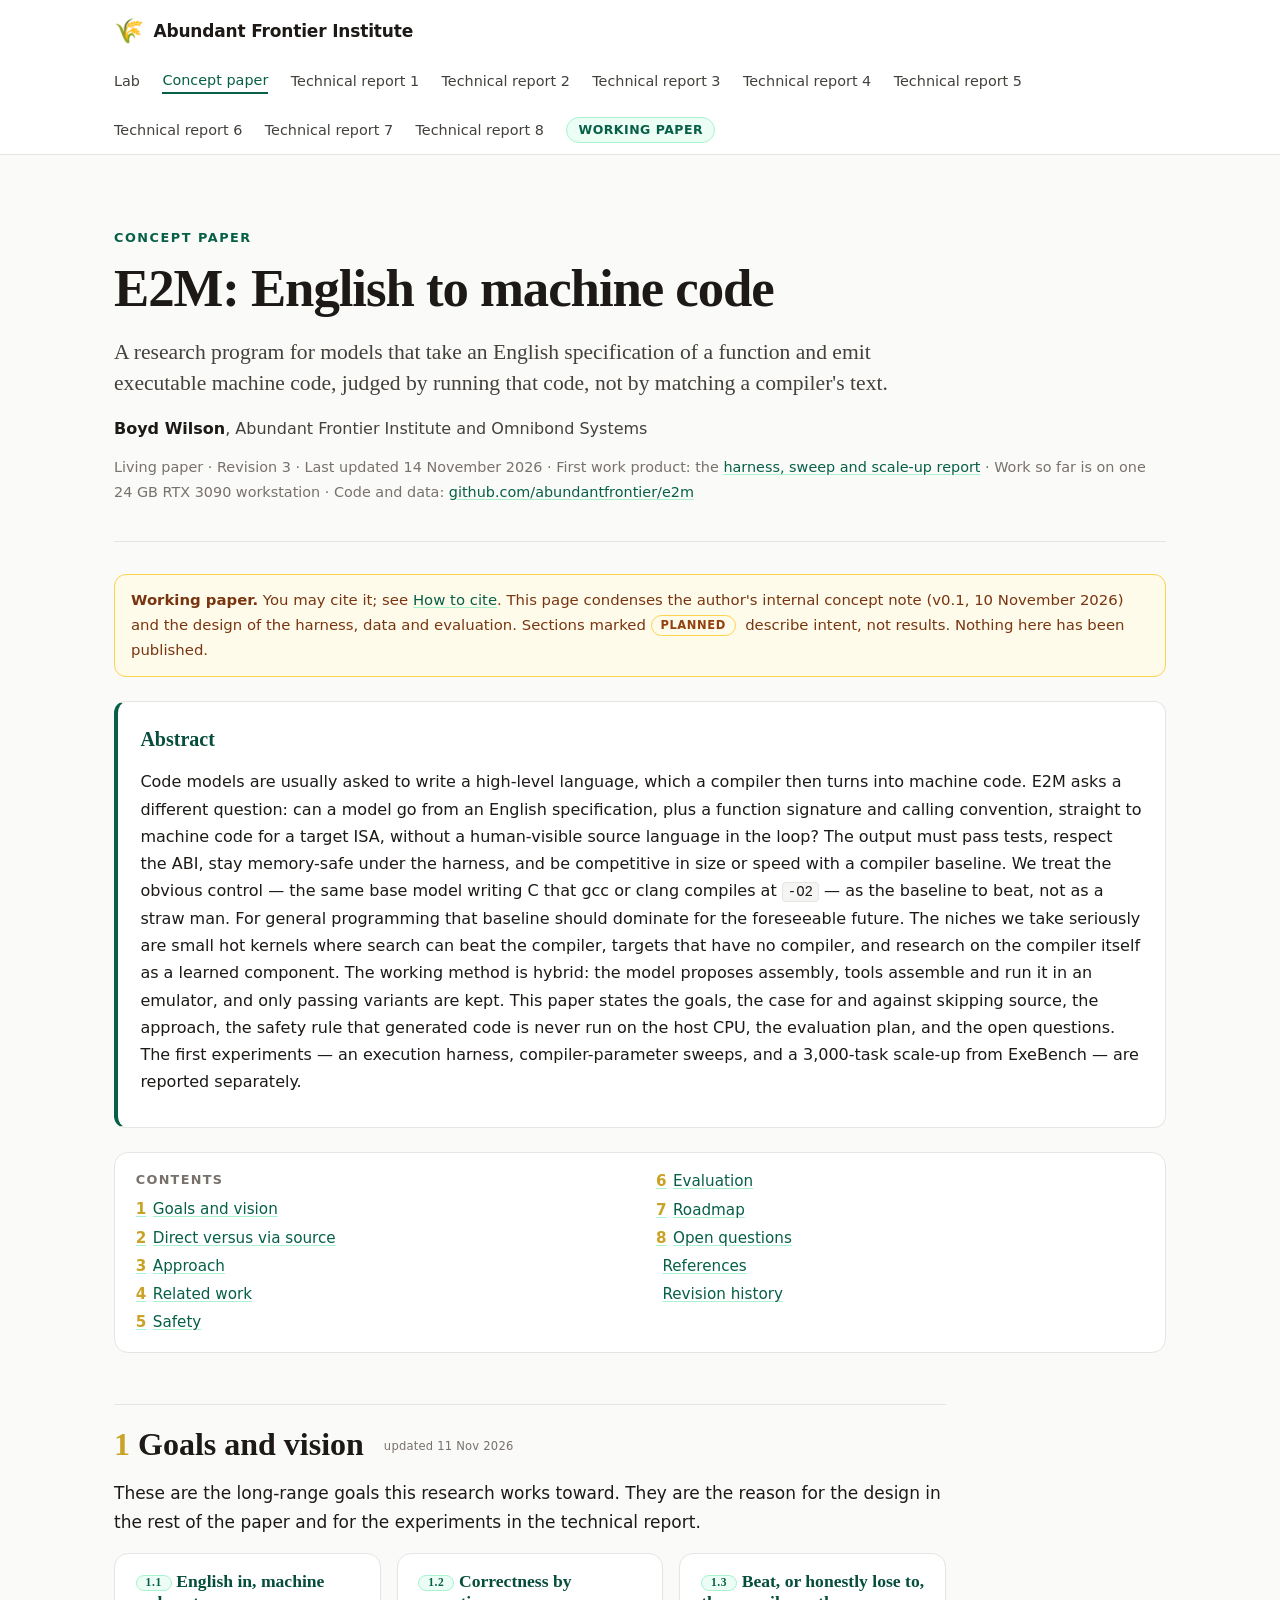
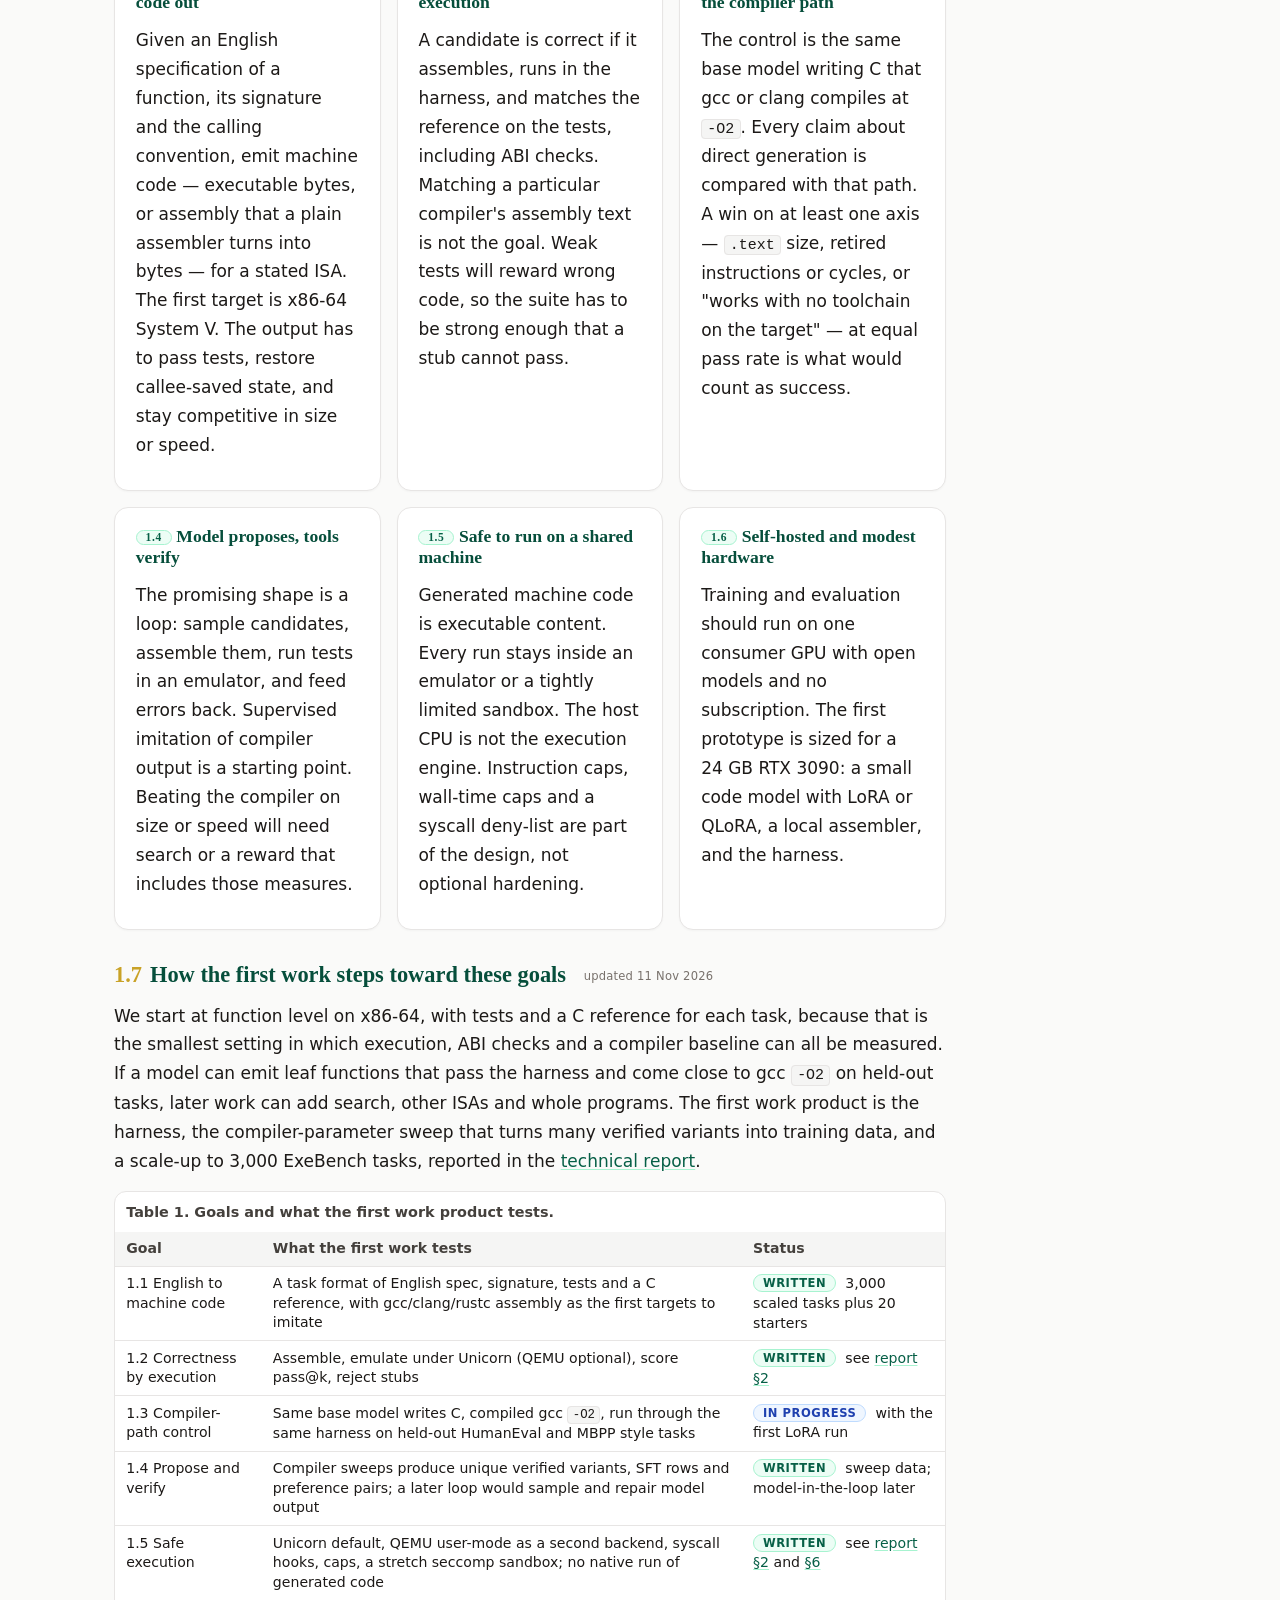
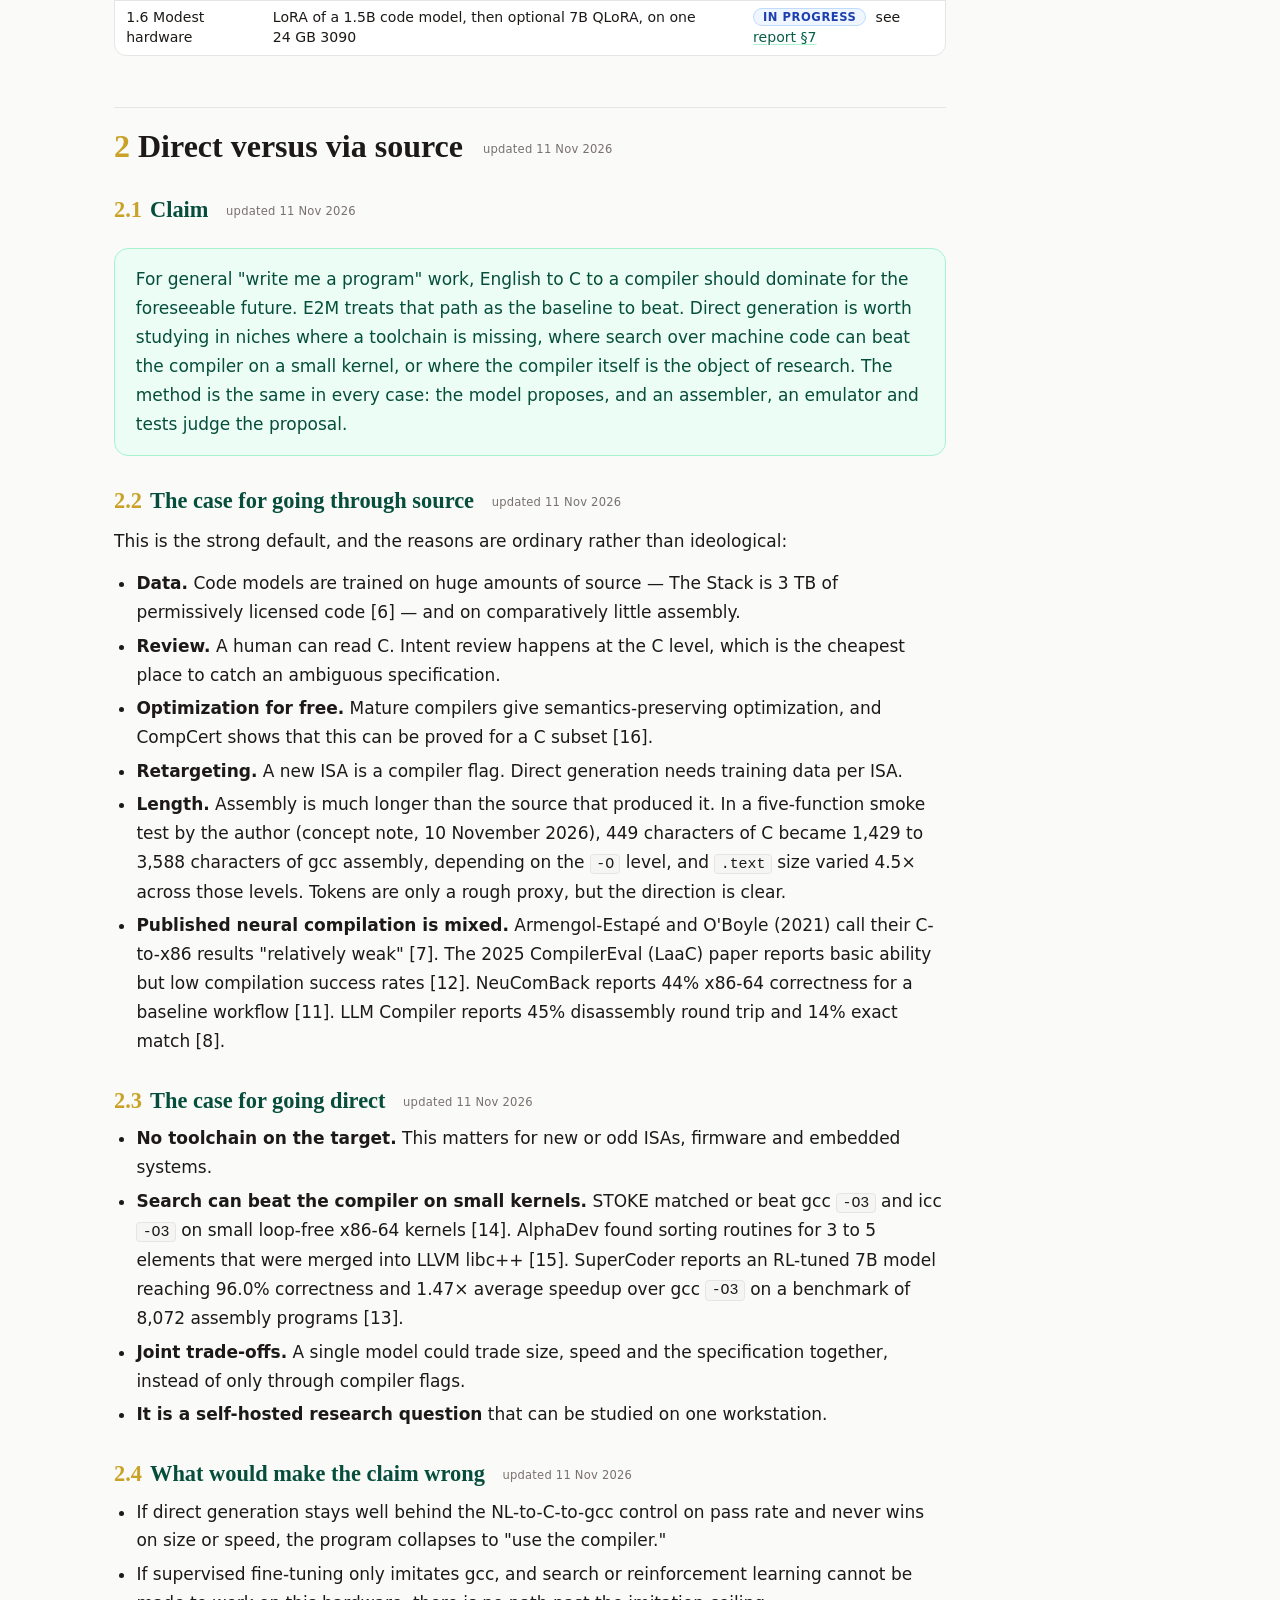
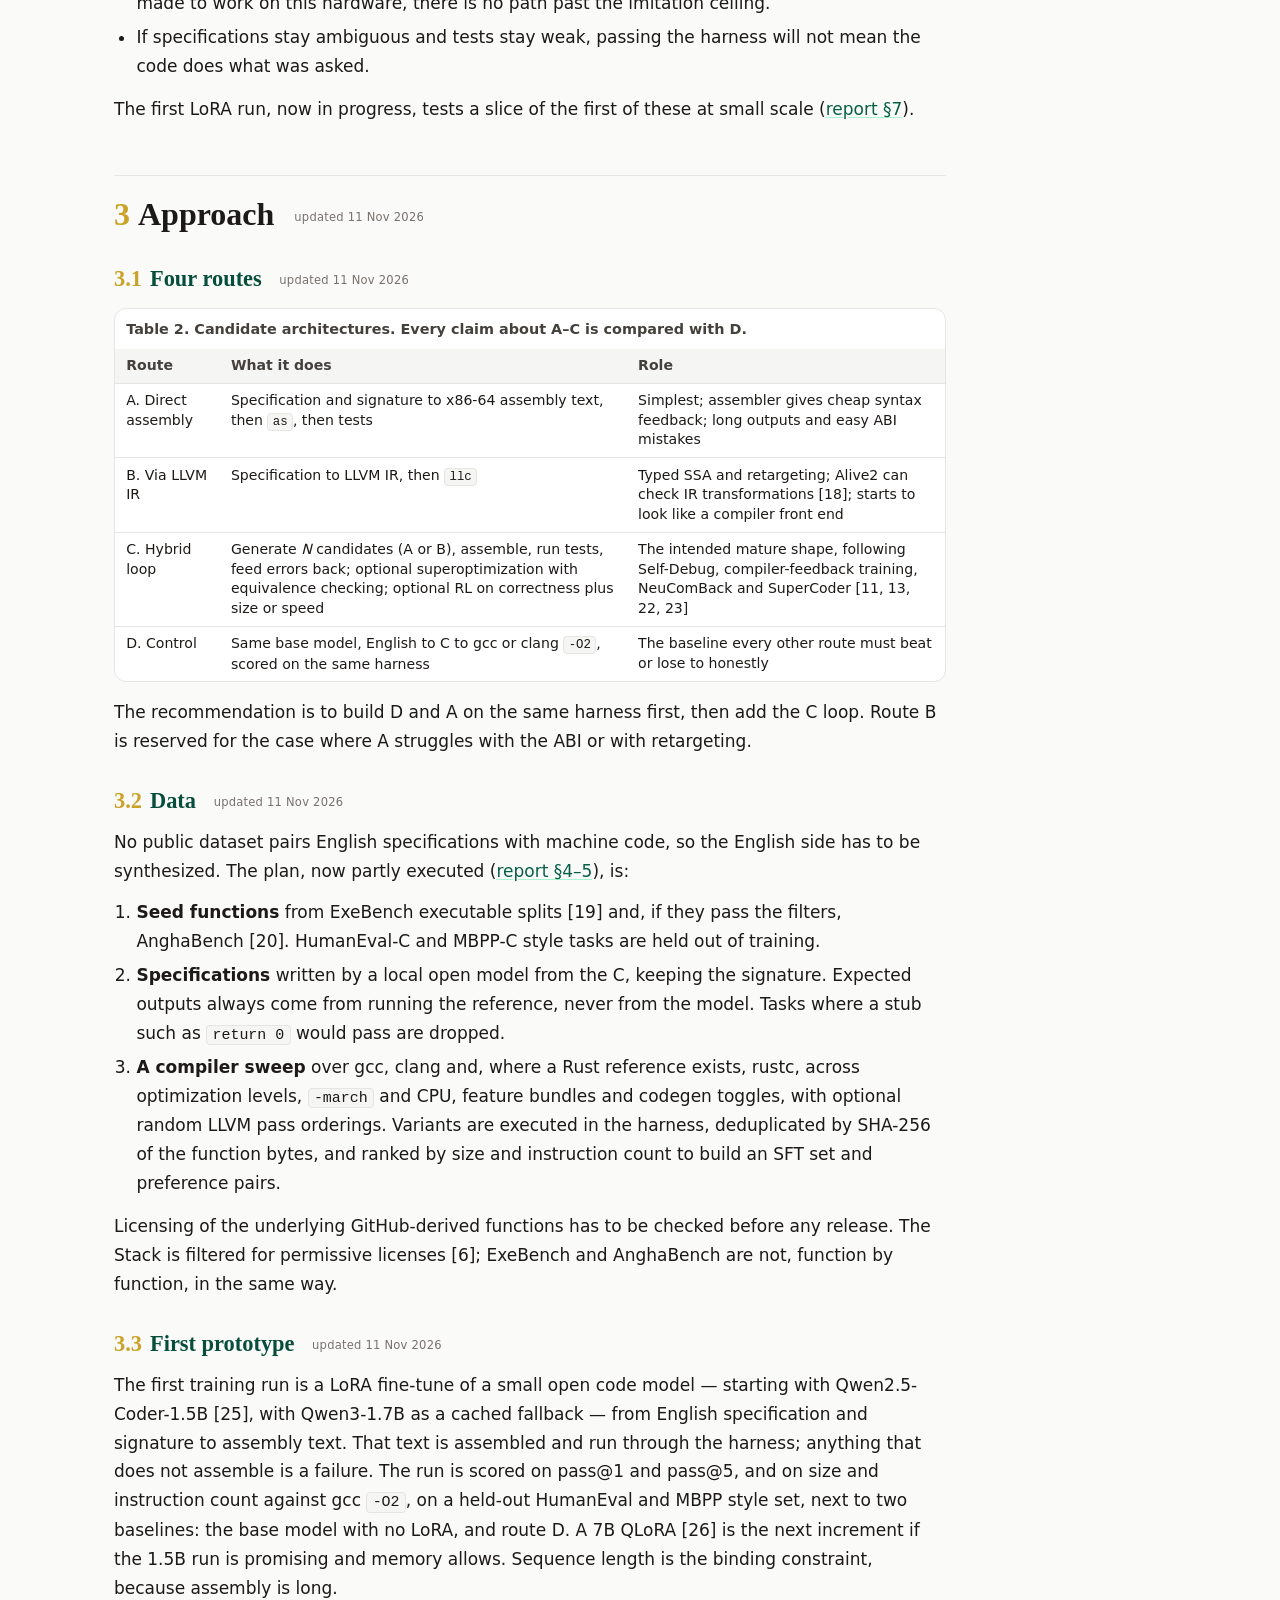
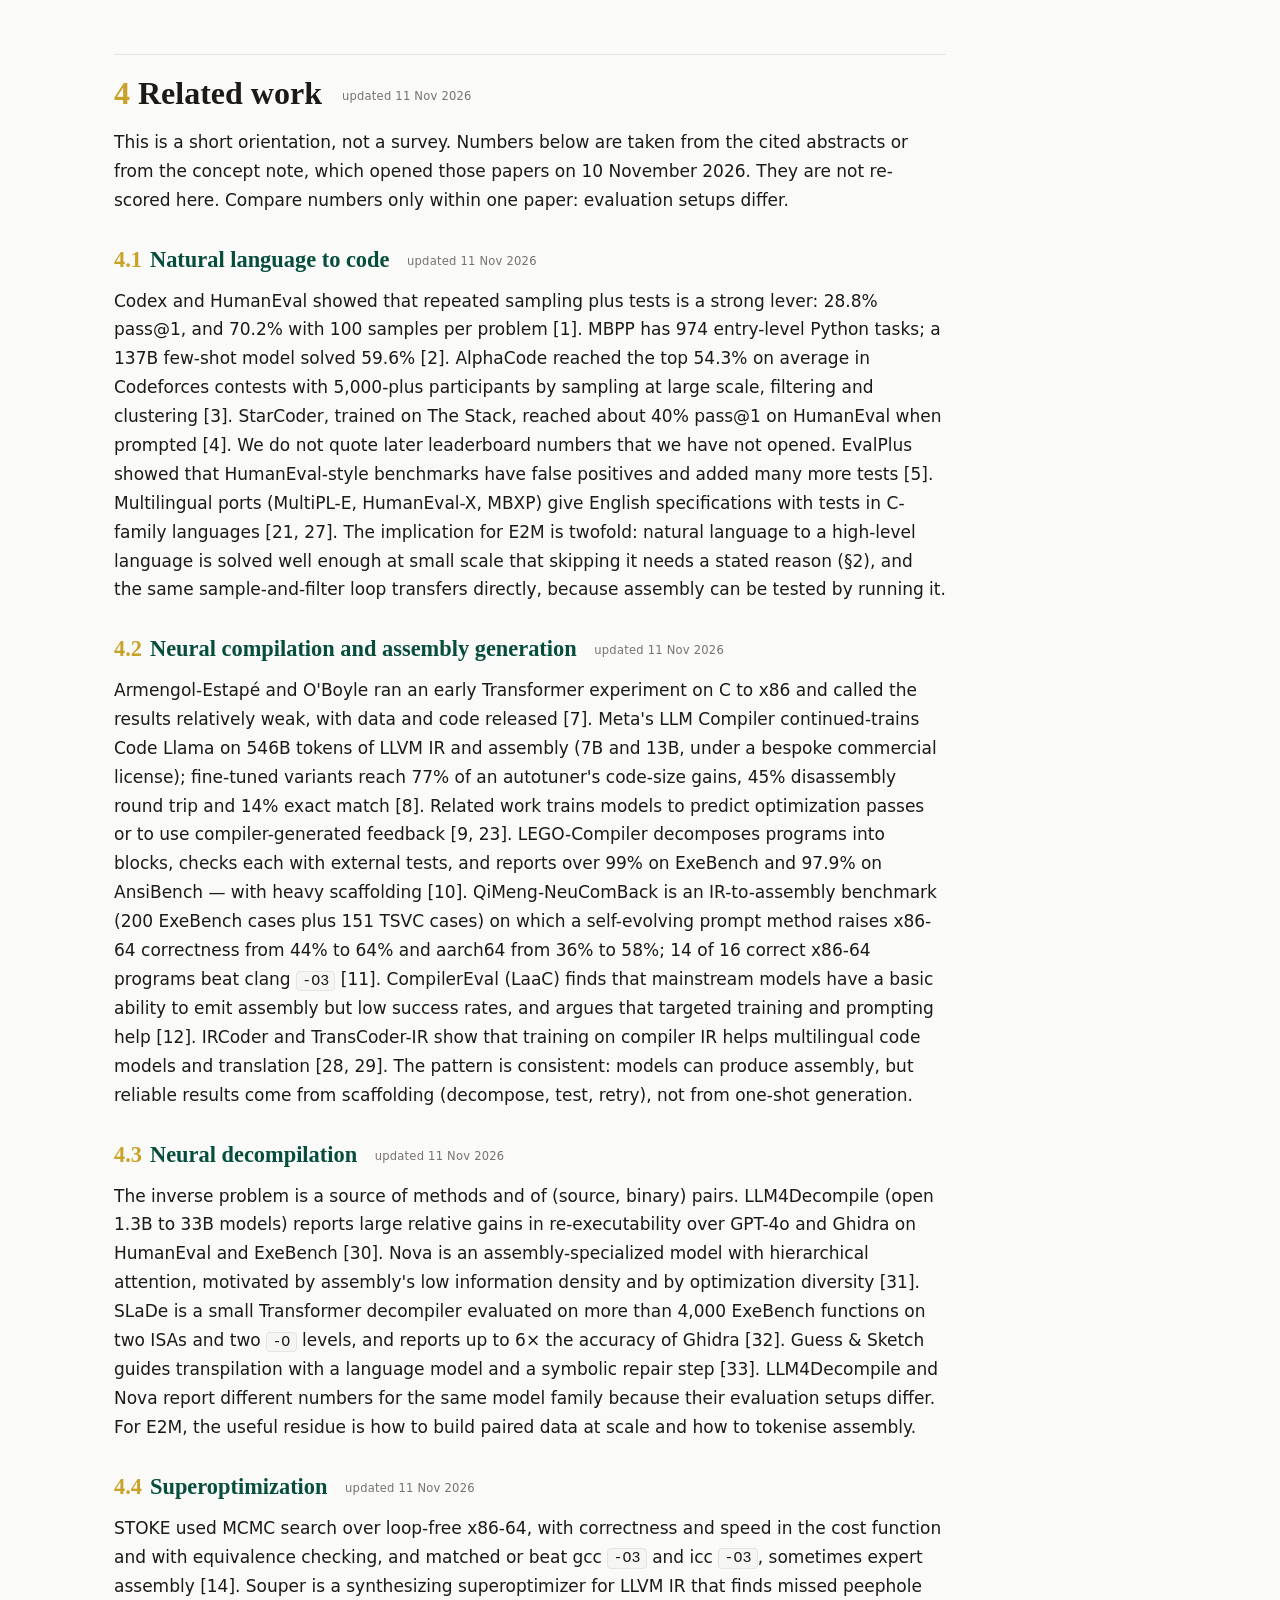
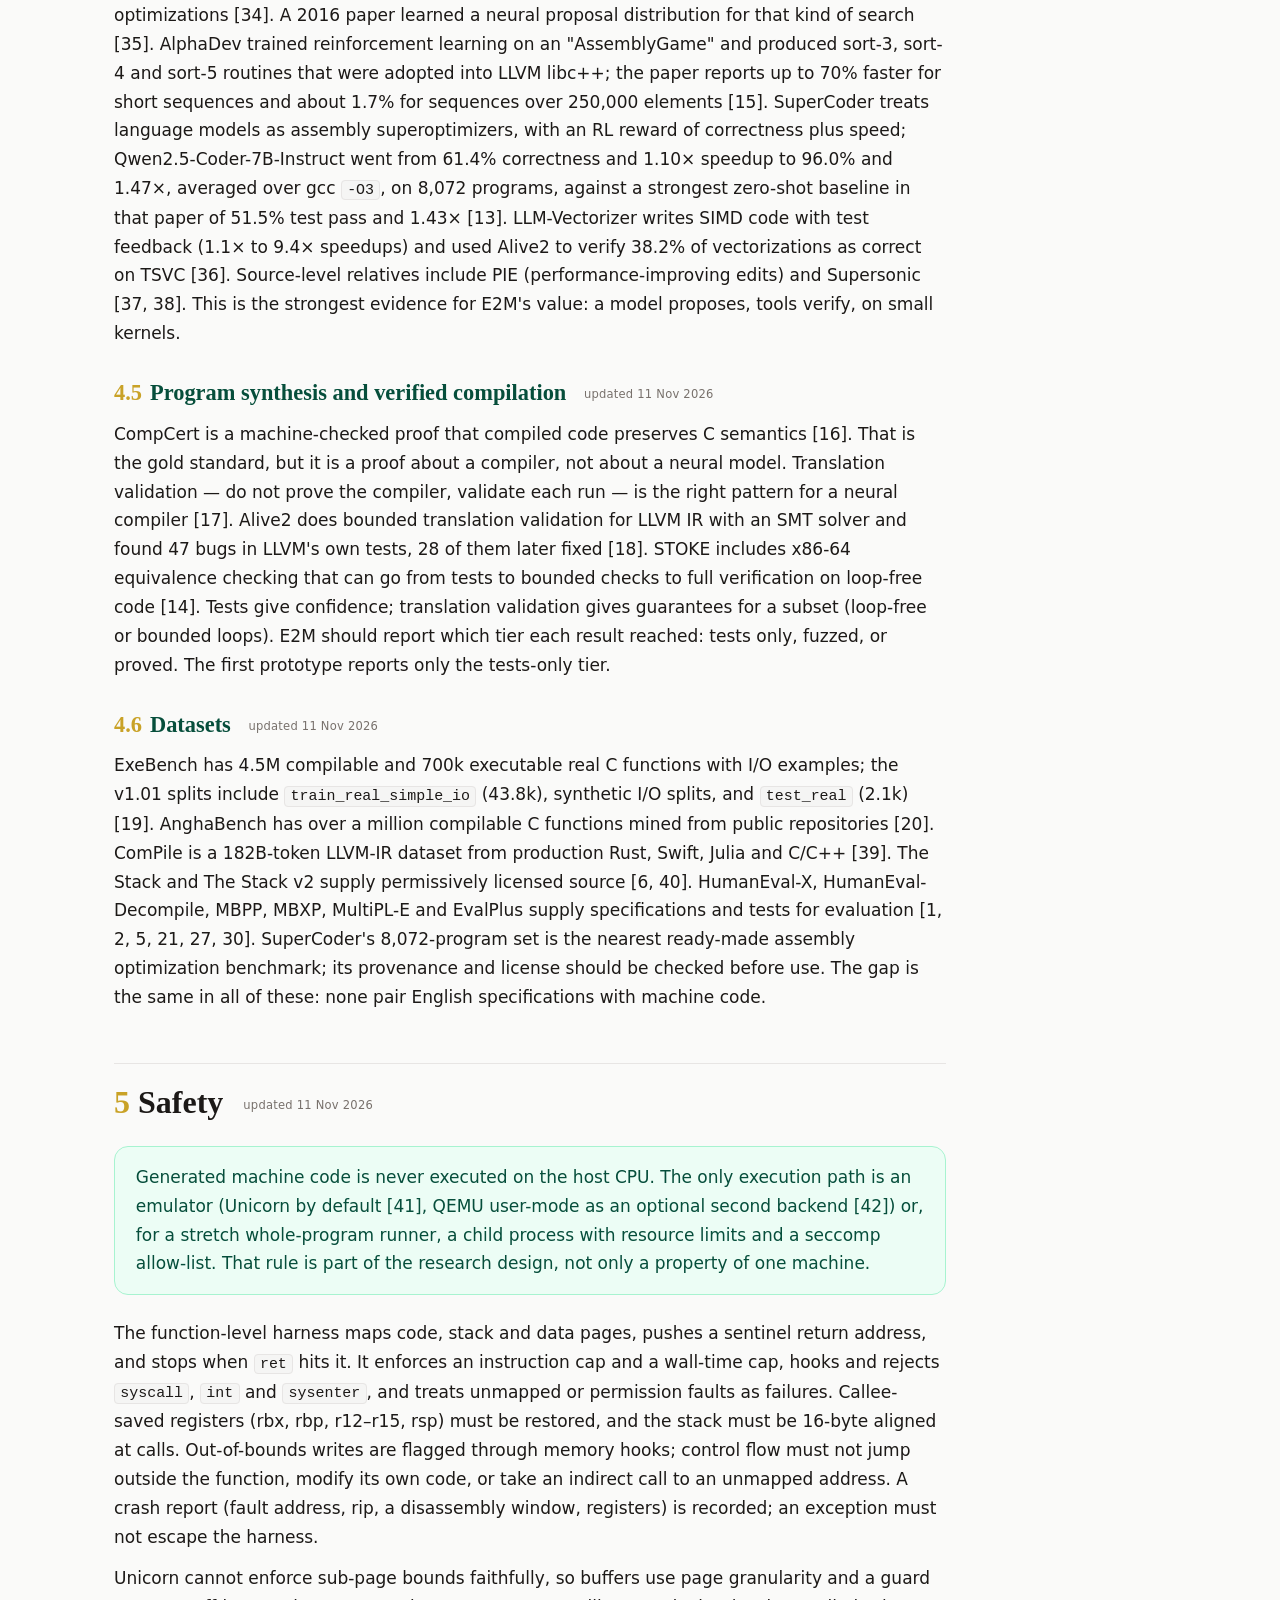
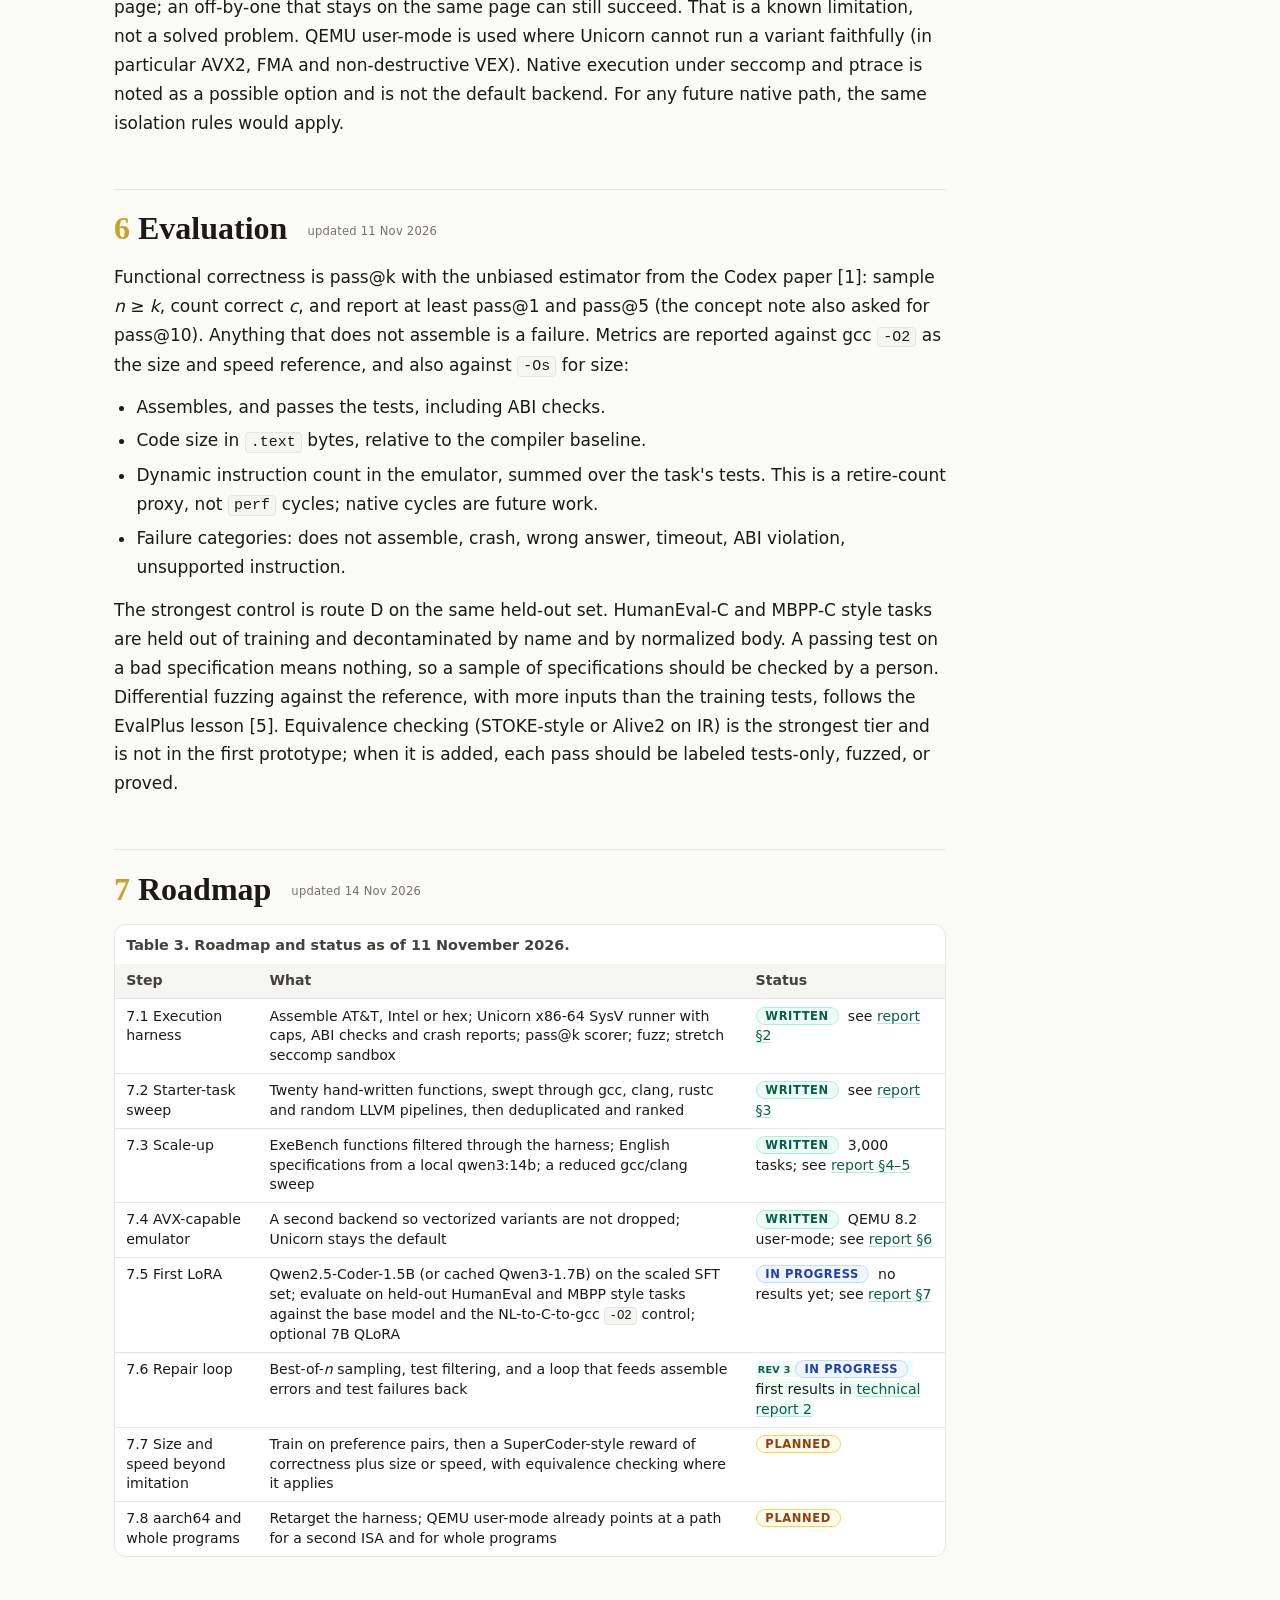
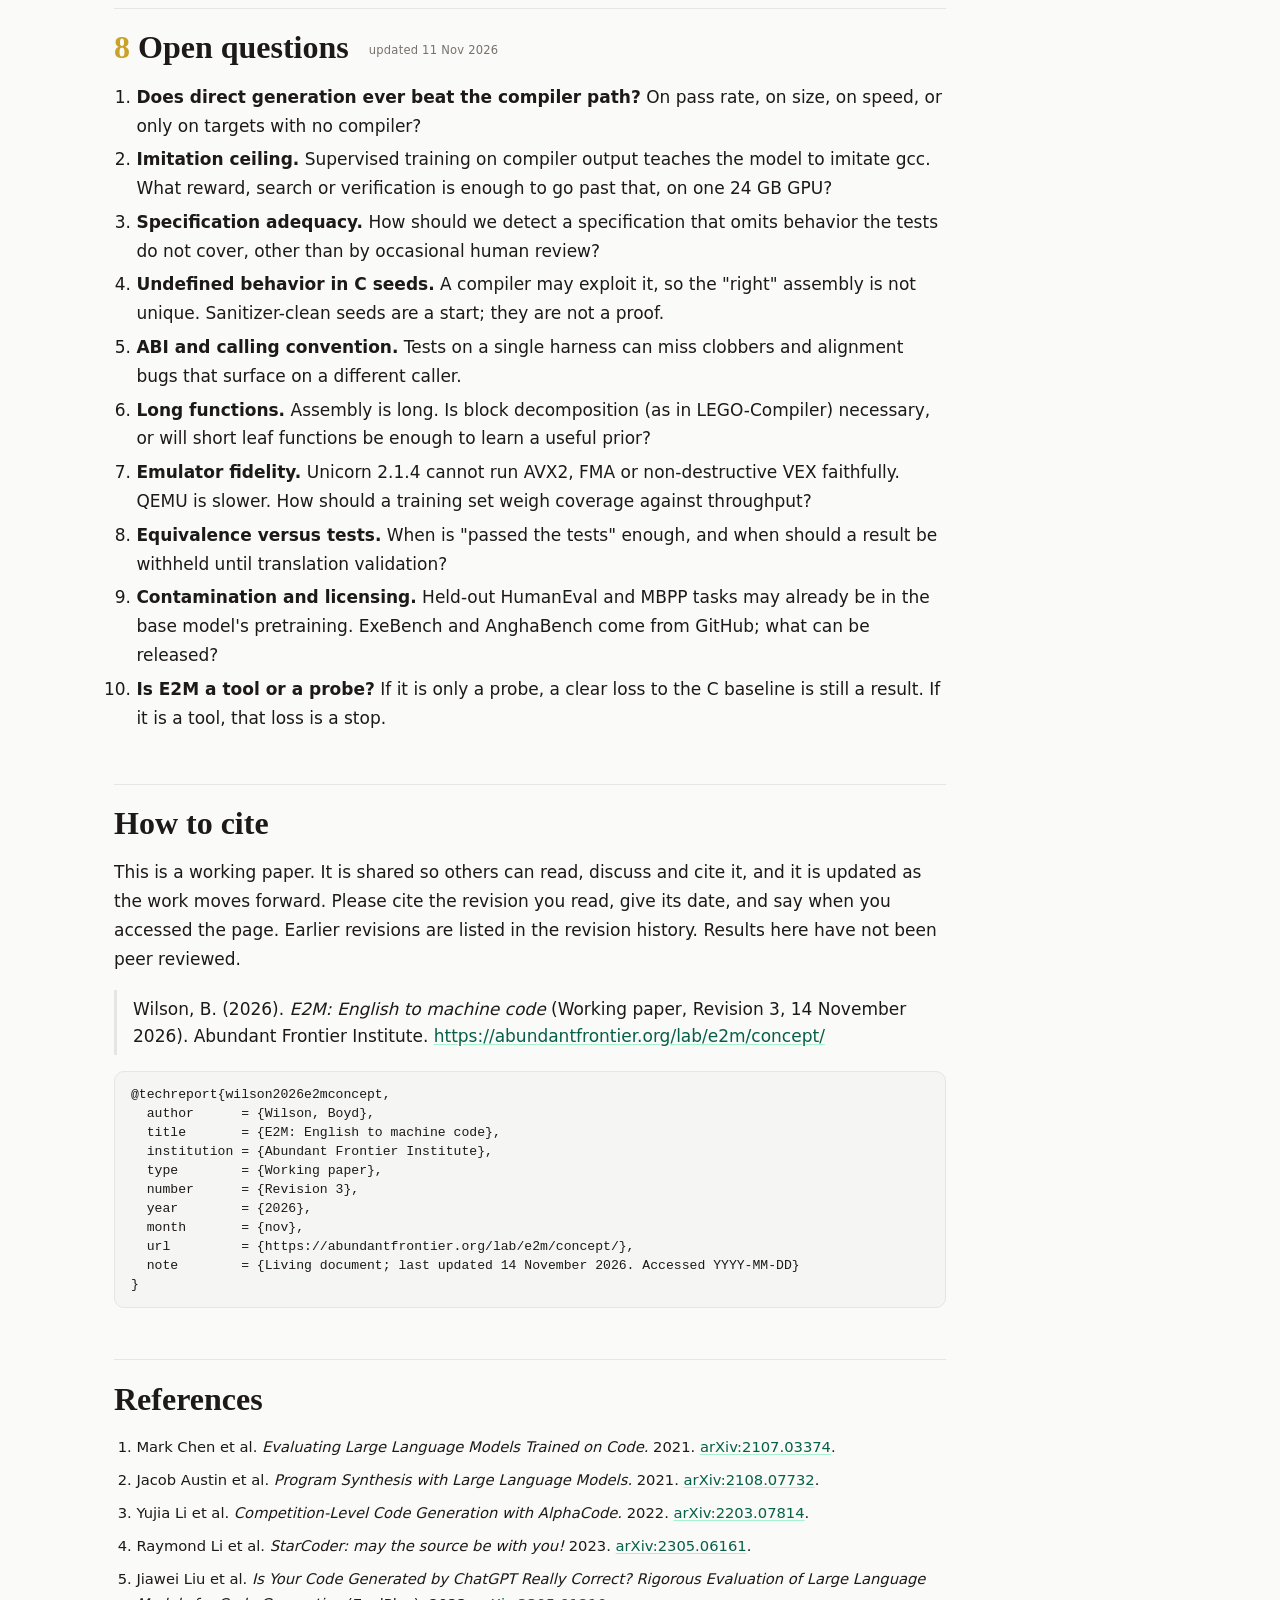
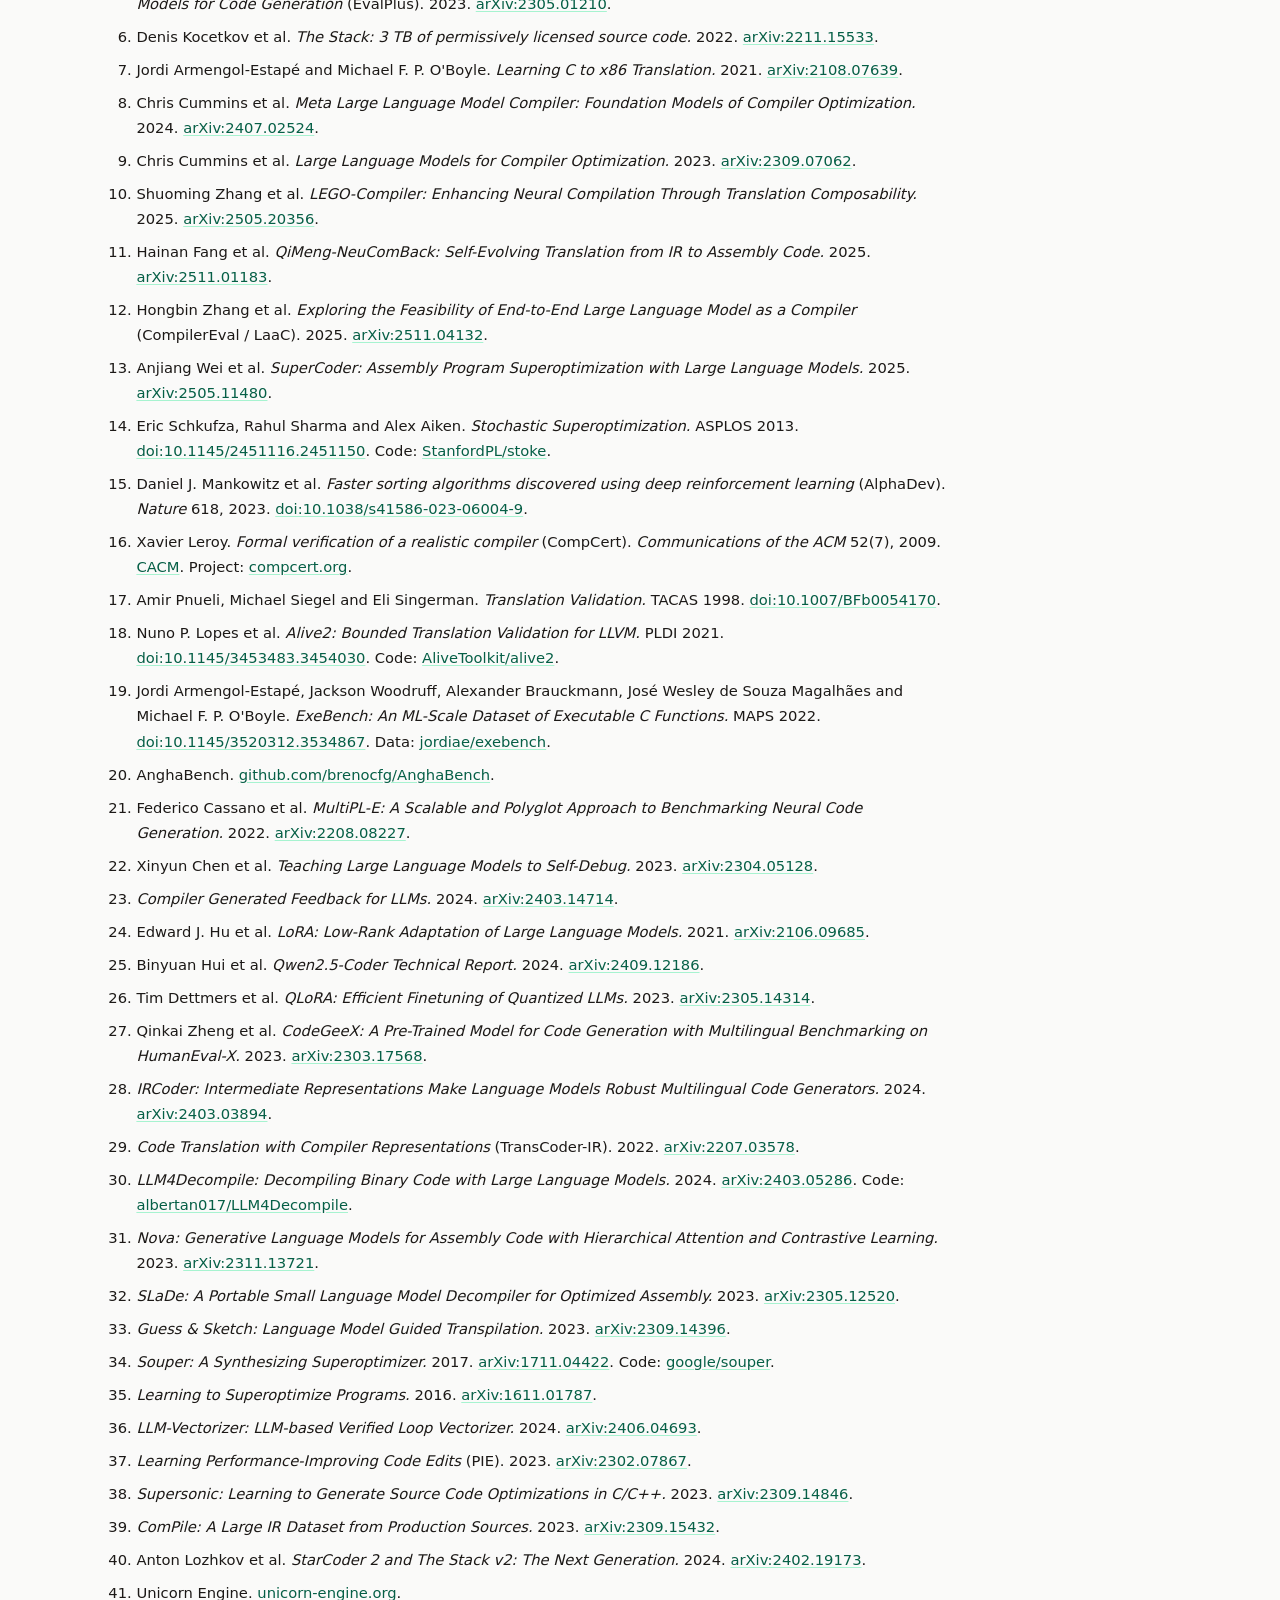
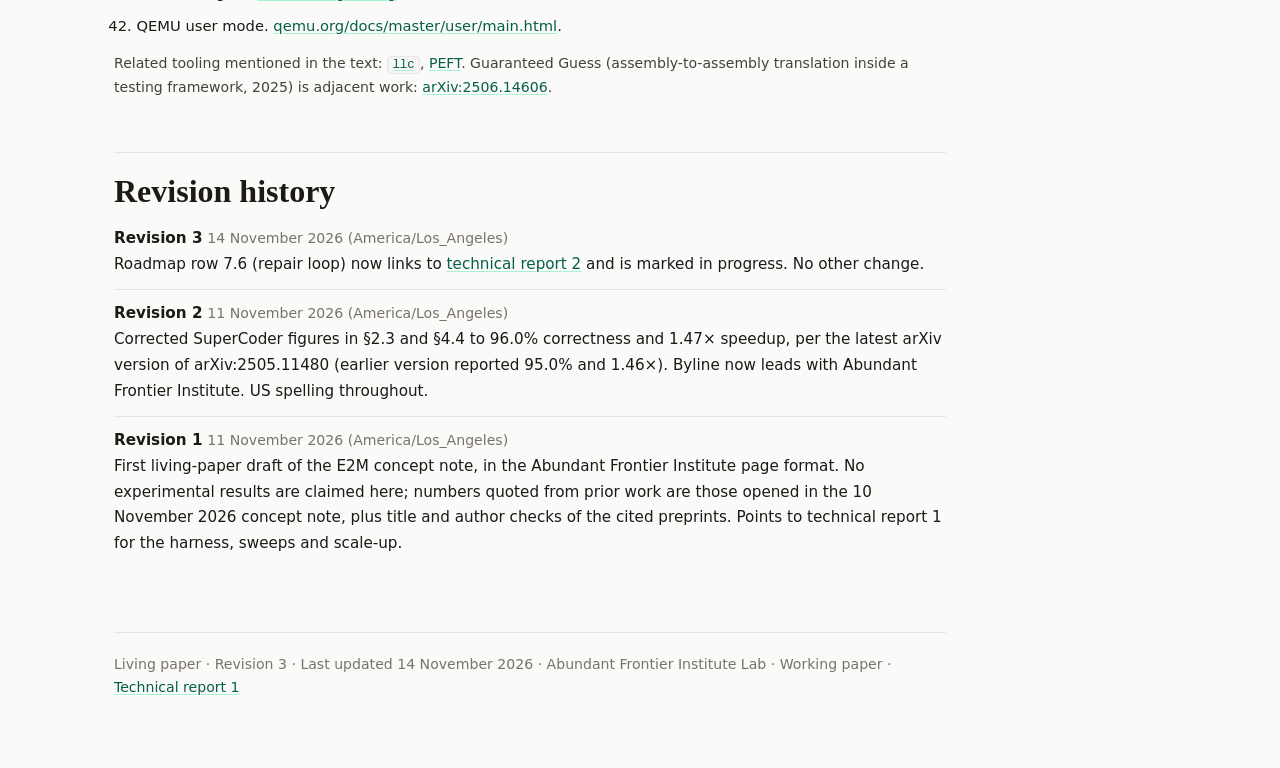
<file: reports/concept/index.html>
<!DOCTYPE html>
<html lang="en">
<head>
<meta charset="utf-8">
<meta name="viewport" content="width=device-width, initial-scale=1">
<title>E2M: English to machine code, concept paper (living paper) · Abundant Frontier Institute</title>
<meta name="description" content="Living concept paper: a research program for models that emit executable machine code from an English specification, judged by running the output.">
<meta name="citation_title" content="E2M: English to machine code">
<meta name="citation_author" content="Wilson, Boyd">
<meta name="citation_publication_date" content="2026/11/14">
<meta name="citation_technical_report_institution" content="Abundant Frontier Institute">
<meta name="citation_technical_report_number" content="Revision 3">
<meta name="citation_public_url" content="https://abundantfrontier.org/lab/e2m/concept/">
<link rel="stylesheet" href="../style.css">
</head>
<body>
<nav class="nav"><div class="nav-in">
<a class="brand" href="https://abundantfrontier.org/"><span class="e">🌾</span><span>Abundant Frontier Institute</span></a>
<div class="nav-links"><a href="/lab/">Lab</a><a href="../concept/index.html" class="cur">Concept paper</a><a href="../report-1/index.html" >Technical report 1</a><a href="../report-2/index.html" >Technical report 2</a><a href="../report-3/index.html" >Technical report 3</a><a href="../report-4/index.html" >Technical report 4</a><a href="../report-5/index.html" >Technical report 5</a><a href="../report-6/index.html" >Technical report 6</a><a href="../report-7/index.html" >Technical report 7</a><a href="../report-8/index.html" >Technical report 8</a><span class="badge">Working paper</span></div>
</div></nav>
<main class="page">
<header class="title">
<div class="kicker">Concept paper</div>
<h1>E2M: English to machine code</h1>
<p class="sub">A research program for models that take an English specification of a function and emit executable machine code, judged by running that code, not by matching a compiler's text.</p>
<p class="byline"><strong>Boyd Wilson</strong>, Abundant Frontier Institute and Omnibond Systems</p>
<p class="meta">Living paper · Revision 3 · Last updated 14 November 2026 · First work product: the <a href="../report-1/index.html">harness, sweep and scale-up report</a> · Work so far is on one 24 GB RTX 3090 workstation · Code and data: <a href="https://github.com/abundantfrontier/e2m">github.com/abundantfrontier/e2m</a></p>
</header>

<div class="draftbar"><b>Working paper.</b> You may cite it; see <a href="#cite">How to cite</a>. This page condenses the author's internal concept note (v0.1, 10 November 2026) and the design of the harness, data and evaluation. Sections marked <span class="tag plan">planned</span> describe intent, not results. Nothing here has been published.</div>

<div class="abstract"><h2>Abstract</h2>
<p>Code models are usually asked to write a high-level language, which a compiler then turns into machine code. E2M asks a different question: can a model go from an English specification, plus a function signature and calling convention, straight to machine code for a target ISA, without a human-visible source language in the loop? The output must pass tests, respect the ABI, stay memory-safe under the harness, and be competitive in size or speed with a compiler baseline. We treat the obvious control — the same base model writing C that gcc or clang compiles at <code>-O2</code> — as the baseline to beat, not as a straw man. For general programming that baseline should dominate for the foreseeable future. The niches we take seriously are small hot kernels where search can beat the compiler, targets that have no compiler, and research on the compiler itself as a learned component. The working method is hybrid: the model proposes assembly, tools assemble and run it in an emulator, and only passing variants are kept. This paper states the goals, the case for and against skipping source, the approach, the safety rule that generated code is never run on the host CPU, the evaluation plan, and the open questions. The first experiments — an execution harness, compiler-parameter sweeps, and a 3,000-task scale-up from ExeBench — are reported separately.</p></div>

<nav class="toc" aria-label="Contents"><div class="toc-title">Contents</div><ol>
<li><a href="#s1"><span class="n">1</span>Goals and vision</a></li>
<li><a href="#s2"><span class="n">2</span>Direct versus via source</a></li>
<li><a href="#s3"><span class="n">3</span>Approach</a></li>
<li><a href="#s4"><span class="n">4</span>Related work</a></li>
<li><a href="#s5"><span class="n">5</span>Safety</a></li>
<li><a href="#s6"><span class="n">6</span>Evaluation</a></li>
<li><a href="#s7"><span class="n">7</span>Roadmap</a></li>
<li><a href="#s8"><span class="n">8</span>Open questions</a></li>
<li><a href="#refs"><span class="n"></span>References</a></li>
<li><a href="#revhist"><span class="n"></span>Revision history</a></li>
</ol></nav>

<div class="col">

<h2 id="s1"><span class="n">1</span>Goals and vision <span class="upd" title="Section last changed">updated 11 Nov 2026</span></h2>
<p>These are the long-range goals this research works toward. They are the reason for the design in the rest of the paper and for the experiments in the technical report.</p>

<div class="grid">
<div class="card"><h4><span class="tag">1.1</span>English in, machine code out</h4><p>Given an English specification of a function, its signature and the calling convention, emit machine code — executable bytes, or assembly that a plain assembler turns into bytes — for a stated ISA. The first target is x86-64 System&nbsp;V. The output has to pass tests, restore callee-saved state, and stay competitive in size or speed.</p></div>
<div class="card"><h4><span class="tag">1.2</span>Correctness by execution</h4><p>A candidate is correct if it assembles, runs in the harness, and matches the reference on the tests, including ABI checks. Matching a particular compiler's assembly text is not the goal. Weak tests will reward wrong code, so the suite has to be strong enough that a stub cannot pass.</p></div>
<div class="card"><h4><span class="tag">1.3</span>Beat, or honestly lose to, the compiler path</h4><p>The control is the same base model writing C that gcc or clang compiles at <code>-O2</code>. Every claim about direct generation is compared with that path. A win on at least one axis — <code>.text</code> size, retired instructions or cycles, or "works with no toolchain on the target" — at equal pass rate is what would count as success.</p></div>
<div class="card"><h4><span class="tag">1.4</span>Model proposes, tools verify</h4><p>The promising shape is a loop: sample candidates, assemble them, run tests in an emulator, and feed errors back. Supervised imitation of compiler output is a starting point. Beating the compiler on size or speed will need search or a reward that includes those measures.</p></div>
<div class="card"><h4><span class="tag">1.5</span>Safe to run on a shared machine</h4><p>Generated machine code is executable content. Every run stays inside an emulator or a tightly limited sandbox. The host CPU is not the execution engine. Instruction caps, wall-time caps and a syscall deny-list are part of the design, not optional hardening.</p></div>
<div class="card"><h4><span class="tag">1.6</span>Self-hosted and modest hardware</h4><p>Training and evaluation should run on one consumer GPU with open models and no subscription. The first prototype is sized for a 24&nbsp;GB RTX 3090: a small code model with LoRA or QLoRA, a local assembler, and the harness.</p></div>
</div>

<h3><span class="n">1.7</span>How the first work steps toward these goals <span class="upd" title="Section last changed">updated 11 Nov 2026</span></h3>
<p>We start at function level on x86-64, with tests and a C reference for each task, because that is the smallest setting in which execution, ABI checks and a compiler baseline can all be measured. If a model can emit leaf functions that pass the harness and come close to gcc <code>-O2</code> on held-out tasks, later work can add search, other ISAs and whole programs. The first work product is the harness, the compiler-parameter sweep that turns many verified variants into training data, and a scale-up to 3,000 ExeBench tasks, reported in the <a href="../report-1/index.html">technical report</a>.</p>
<div class="tw"><table><caption>Table 1. Goals and what the first work product tests.</caption>
<thead><tr><th>Goal</th><th>What the first work tests</th><th>Status</th></tr></thead><tbody>
<tr><td>1.1 English to machine code</td><td>A task format of English spec, signature, tests and a C reference, with gcc/clang/rustc assembly as the first targets to imitate</td><td><span class="tag">written</span> 3,000 scaled tasks plus 20 starters</td></tr>
<tr><td>1.2 Correctness by execution</td><td>Assemble, emulate under Unicorn (QEMU optional), score pass@k, reject stubs</td><td><span class="tag">written</span> see <a href="../report-1/index.html#s2">report §2</a></td></tr>
<tr><td>1.3 Compiler-path control</td><td>Same base model writes C, compiled gcc <code>-O2</code>, run through the same harness on held-out HumanEval and MBPP style tasks</td><td><span class="tag run">in progress</span> with the first LoRA run</td></tr>
<tr><td>1.4 Propose and verify</td><td>Compiler sweeps produce unique verified variants, SFT rows and preference pairs; a later loop would sample and repair model output</td><td><span class="tag">written</span> sweep data; model-in-the-loop later</td></tr>
<tr><td>1.5 Safe execution</td><td>Unicorn default, QEMU user-mode as a second backend, syscall hooks, caps, a stretch seccomp sandbox; no native run of generated code</td><td><span class="tag">written</span> see <a href="../report-1/index.html#s2">report §2</a> and <a href="../report-1/index.html#s6">§6</a></td></tr>
<tr><td>1.6 Modest hardware</td><td>LoRA of a 1.5B code model, then optional 7B QLoRA, on one 24&nbsp;GB 3090</td><td><span class="tag run">in progress</span> see <a href="../report-1/index.html#s7">report §7</a></td></tr>
</tbody></table></div>

<h2 id="s2"><span class="n">2</span>Direct versus via source <span class="upd" title="Section last changed">updated 11 Nov 2026</span></h2>
<h3><span class="n">2.1</span>Claim <span class="upd" title="Section last changed">updated 11 Nov 2026</span></h3>
<div class="callout"><p>For general "write me a program" work, English to C to a compiler should dominate for the foreseeable future. E2M treats that path as the baseline to beat. Direct generation is worth studying in niches where a toolchain is missing, where search over machine code can beat the compiler on a small kernel, or where the compiler itself is the object of research. The method is the same in every case: the model proposes, and an assembler, an emulator and tests judge the proposal.</p></div>

<h3><span class="n">2.2</span>The case for going through source <span class="upd" title="Section last changed">updated 11 Nov 2026</span></h3>
<p>This is the strong default, and the reasons are ordinary rather than ideological:</p>
<ul>
<li><strong>Data.</strong> Code models are trained on huge amounts of source — The Stack is 3&nbsp;TB of permissively licensed code [6] — and on comparatively little assembly.</li>
<li><strong>Review.</strong> A human can read C. Intent review happens at the C level, which is the cheapest place to catch an ambiguous specification.</li>
<li><strong>Optimization for free.</strong> Mature compilers give semantics-preserving optimization, and CompCert shows that this can be proved for a C subset [16].</li>
<li><strong>Retargeting.</strong> A new ISA is a compiler flag. Direct generation needs training data per ISA.</li>
<li><strong>Length.</strong> Assembly is much longer than the source that produced it. In a five-function smoke test by the author (concept note, 10 November 2026), 449 characters of C became 1,429 to 3,588 characters of gcc assembly, depending on the <code>-O</code> level, and <code>.text</code> size varied 4.5× across those levels. Tokens are only a rough proxy, but the direction is clear.</li>
<li><strong>Published neural compilation is mixed.</strong> Armengol-Estapé and O'Boyle (2021) call their C-to-x86 results "relatively weak" [7]. The 2025 CompilerEval (LaaC) paper reports basic ability but low compilation success rates [12]. NeuComBack reports 44% x86-64 correctness for a baseline workflow [11]. LLM Compiler reports 45% disassembly round trip and 14% exact match [8].</li>
</ul>

<h3><span class="n">2.3</span>The case for going direct <span class="upd" title="Section last changed">updated 11 Nov 2026</span></h3>
<ul>
<li><strong>No toolchain on the target.</strong> This matters for new or odd ISAs, firmware and embedded systems.</li>
<li><strong>Search can beat the compiler on small kernels.</strong> STOKE matched or beat gcc <code>-O3</code> and icc <code>-O3</code> on small loop-free x86-64 kernels [14]. AlphaDev found sorting routines for 3 to 5 elements that were merged into LLVM libc++ [15]. SuperCoder reports an RL-tuned 7B model reaching 96.0% correctness and 1.47× average speedup over gcc <code>-O3</code> on a benchmark of 8,072 assembly programs [13].</li>
<li><strong>Joint trade-offs.</strong> A single model could trade size, speed and the specification together, instead of only through compiler flags.</li>
<li><strong>It is a self-hosted research question</strong> that can be studied on one workstation.</li>
</ul>

<h3><span class="n">2.4</span>What would make the claim wrong <span class="upd" title="Section last changed">updated 11 Nov 2026</span></h3>
<ul>
<li>If direct generation stays well behind the NL-to-C-to-gcc control on pass rate and never wins on size or speed, the program collapses to "use the compiler."</li>
<li>If supervised fine-tuning only imitates gcc, and search or reinforcement learning cannot be made to work on this hardware, there is no path past the imitation ceiling.</li>
<li>If specifications stay ambiguous and tests stay weak, passing the harness will not mean the code does what was asked.</li>
</ul>
<p>The first LoRA run, now in progress, tests a slice of the first of these at small scale (<a href="../report-1/index.html#s7">report §7</a>).</p>

<h2 id="s3"><span class="n">3</span>Approach <span class="upd" title="Section last changed">updated 11 Nov 2026</span></h2>
<h3><span class="n">3.1</span>Four routes <span class="upd" title="Section last changed">updated 11 Nov 2026</span></h3>
<div class="tw"><table><caption>Table 2. Candidate architectures. Every claim about A–C is compared with D.</caption>
<thead><tr><th>Route</th><th>What it does</th><th>Role</th></tr></thead><tbody>
<tr><td>A. Direct assembly</td><td>Specification and signature to x86-64 assembly text, then <code>as</code>, then tests</td><td>Simplest; assembler gives cheap syntax feedback; long outputs and easy ABI mistakes</td></tr>
<tr><td>B. Via LLVM IR</td><td>Specification to LLVM IR, then <code>llc</code></td><td>Typed SSA and retargeting; Alive2 can check IR transformations [18]; starts to look like a compiler front end</td></tr>
<tr><td>C. Hybrid loop</td><td>Generate <em>N</em> candidates (A or B), assemble, run tests, feed errors back; optional superoptimization with equivalence checking; optional RL on correctness plus size or speed</td><td>The intended mature shape, following Self-Debug, compiler-feedback training, NeuComBack and SuperCoder [11, 13, 22, 23]</td></tr>
<tr><td>D. Control</td><td>Same base model, English to C to gcc or clang <code>-O2</code>, scored on the same harness</td><td>The baseline every other route must beat or lose to honestly</td></tr>
</tbody></table></div>
<p>The recommendation is to build D and A on the same harness first, then add the C loop. Route B is reserved for the case where A struggles with the ABI or with retargeting.</p>

<h3><span class="n">3.2</span>Data <span class="upd" title="Section last changed">updated 11 Nov 2026</span></h3>
<p>No public dataset pairs English specifications with machine code, so the English side has to be synthesized. The plan, now partly executed (<a href="../report-1/index.html#s4">report §4–5</a>), is:</p>
<ol>
<li><strong>Seed functions</strong> from ExeBench executable splits [19] and, if they pass the filters, AnghaBench [20]. HumanEval-C and MBPP-C style tasks are held out of training.</li>
<li><strong>Specifications</strong> written by a local open model from the C, keeping the signature. Expected outputs always come from running the reference, never from the model. Tasks where a stub such as <code>return 0</code> would pass are dropped.</li>
<li><strong>A compiler sweep</strong> over gcc, clang and, where a Rust reference exists, rustc, across optimization levels, <code>-march</code> and CPU, feature bundles and codegen toggles, with optional random LLVM pass orderings. Variants are executed in the harness, deduplicated by SHA-256 of the function bytes, and ranked by size and instruction count to build an SFT set and preference pairs.</li>
</ol>
<p>Licensing of the underlying GitHub-derived functions has to be checked before any release. The Stack is filtered for permissive licenses [6]; ExeBench and AnghaBench are not, function by function, in the same way.</p>

<h3><span class="n">3.3</span>First prototype <span class="upd" title="Section last changed">updated 11 Nov 2026</span></h3>
<p>The first training run is a LoRA fine-tune of a small open code model — starting with Qwen2.5-Coder-1.5B [25], with Qwen3-1.7B as a cached fallback — from English specification and signature to assembly text. That text is assembled and run through the harness; anything that does not assemble is a failure. The run is scored on pass@1 and pass@5, and on size and instruction count against gcc <code>-O2</code>, on a held-out HumanEval and MBPP style set, next to two baselines: the base model with no LoRA, and route D. A 7B QLoRA [26] is the next increment if the 1.5B run is promising and memory allows. Sequence length is the binding constraint, because assembly is long.</p>

<h2 id="s4"><span class="n">4</span>Related work <span class="upd" title="Section last changed">updated 11 Nov 2026</span></h2>
<p>This is a short orientation, not a survey. Numbers below are taken from the cited abstracts or from the concept note, which opened those papers on 10 November 2026. They are not re-scored here. Compare numbers only within one paper: evaluation setups differ.</p>

<h3><span class="n">4.1</span>Natural language to code <span class="upd" title="Section last changed">updated 11 Nov 2026</span></h3>
<p>Codex and HumanEval showed that repeated sampling plus tests is a strong lever: 28.8% pass@1, and 70.2% with 100 samples per problem [1]. MBPP has 974 entry-level Python tasks; a 137B few-shot model solved 59.6% [2]. AlphaCode reached the top 54.3% on average in Codeforces contests with 5,000-plus participants by sampling at large scale, filtering and clustering [3]. StarCoder, trained on The Stack, reached about 40% pass@1 on HumanEval when prompted [4]. We do not quote later leaderboard numbers that we have not opened. EvalPlus showed that HumanEval-style benchmarks have false positives and added many more tests [5]. Multilingual ports (MultiPL-E, HumanEval-X, MBXP) give English specifications with tests in C-family languages [21, 27]. The implication for E2M is twofold: natural language to a high-level language is solved well enough at small scale that skipping it needs a stated reason (§2), and the same sample-and-filter loop transfers directly, because assembly can be tested by running it.</p>

<h3><span class="n">4.2</span>Neural compilation and assembly generation <span class="upd" title="Section last changed">updated 11 Nov 2026</span></h3>
<p>Armengol-Estapé and O'Boyle ran an early Transformer experiment on C to x86 and called the results relatively weak, with data and code released [7]. Meta's LLM Compiler continued-trains Code Llama on 546B tokens of LLVM IR and assembly (7B and 13B, under a bespoke commercial license); fine-tuned variants reach 77% of an autotuner's code-size gains, 45% disassembly round trip and 14% exact match [8]. Related work trains models to predict optimization passes or to use compiler-generated feedback [9, 23]. LEGO-Compiler decomposes programs into blocks, checks each with external tests, and reports over 99% on ExeBench and 97.9% on AnsiBench — with heavy scaffolding [10]. QiMeng-NeuComBack is an IR-to-assembly benchmark (200 ExeBench cases plus 151 TSVC cases) on which a self-evolving prompt method raises x86-64 correctness from 44% to 64% and aarch64 from 36% to 58%; 14 of 16 correct x86-64 programs beat clang <code>-O3</code> [11]. CompilerEval (LaaC) finds that mainstream models have a basic ability to emit assembly but low success rates, and argues that targeted training and prompting help [12]. IRCoder and TransCoder-IR show that training on compiler IR helps multilingual code models and translation [28, 29]. The pattern is consistent: models can produce assembly, but reliable results come from scaffolding (decompose, test, retry), not from one-shot generation.</p>

<h3><span class="n">4.3</span>Neural decompilation <span class="upd" title="Section last changed">updated 11 Nov 2026</span></h3>
<p>The inverse problem is a source of methods and of (source, binary) pairs. LLM4Decompile (open 1.3B to 33B models) reports large relative gains in re-executability over GPT-4o and Ghidra on HumanEval and ExeBench [30]. Nova is an assembly-specialized model with hierarchical attention, motivated by assembly's low information density and by optimization diversity [31]. SLaDe is a small Transformer decompiler evaluated on more than 4,000 ExeBench functions on two ISAs and two <code>-O</code> levels, and reports up to 6× the accuracy of Ghidra [32]. Guess &amp; Sketch guides transpilation with a language model and a symbolic repair step [33]. LLM4Decompile and Nova report different numbers for the same model family because their evaluation setups differ. For E2M, the useful residue is how to build paired data at scale and how to tokenise assembly.</p>

<h3><span class="n">4.4</span>Superoptimization <span class="upd" title="Section last changed">updated 11 Nov 2026</span></h3>
<p>STOKE used MCMC search over loop-free x86-64, with correctness and speed in the cost function and with equivalence checking, and matched or beat gcc <code>-O3</code> and icc <code>-O3</code>, sometimes expert assembly [14]. Souper is a synthesizing superoptimizer for LLVM IR that finds missed peephole optimizations [34]. A 2016 paper learned a neural proposal distribution for that kind of search [35]. AlphaDev trained reinforcement learning on an "AssemblyGame" and produced sort-3, sort-4 and sort-5 routines that were adopted into LLVM libc++; the paper reports up to 70% faster for short sequences and about 1.7% for sequences over 250,000 elements [15]. SuperCoder treats language models as assembly superoptimizers, with an RL reward of correctness plus speed; Qwen2.5-Coder-7B-Instruct went from 61.4% correctness and 1.10× speedup to 96.0% and 1.47×, averaged over gcc <code>-O3</code>, on 8,072 programs, against a strongest zero-shot baseline in that paper of 51.5% test pass and 1.43× [13]. LLM-Vectorizer writes SIMD code with test feedback (1.1× to 9.4× speedups) and used Alive2 to verify 38.2% of vectorizations as correct on TSVC [36]. Source-level relatives include PIE (performance-improving edits) and Supersonic [37, 38]. This is the strongest evidence for E2M's value: a model proposes, tools verify, on small kernels.</p>

<h3><span class="n">4.5</span>Program synthesis and verified compilation <span class="upd" title="Section last changed">updated 11 Nov 2026</span></h3>
<p>CompCert is a machine-checked proof that compiled code preserves C semantics [16]. That is the gold standard, but it is a proof about a compiler, not about a neural model. Translation validation — do not prove the compiler, validate each run — is the right pattern for a neural compiler [17]. Alive2 does bounded translation validation for LLVM IR with an SMT solver and found 47 bugs in LLVM's own tests, 28 of them later fixed [18]. STOKE includes x86-64 equivalence checking that can go from tests to bounded checks to full verification on loop-free code [14]. Tests give confidence; translation validation gives guarantees for a subset (loop-free or bounded loops). E2M should report which tier each result reached: tests only, fuzzed, or proved. The first prototype reports only the tests-only tier.</p>

<h3><span class="n">4.6</span>Datasets <span class="upd" title="Section last changed">updated 11 Nov 2026</span></h3>
<p>ExeBench has 4.5M compilable and 700k executable real C functions with I/O examples; the v1.01 splits include <code>train_real_simple_io</code> (43.8k), synthetic I/O splits, and <code>test_real</code> (2.1k) [19]. AnghaBench has over a million compilable C functions mined from public repositories [20]. ComPile is a 182B-token LLVM-IR dataset from production Rust, Swift, Julia and C/C++ [39]. The Stack and The Stack v2 supply permissively licensed source [6, 40]. HumanEval-X, HumanEval-Decompile, MBPP, MBXP, MultiPL-E and EvalPlus supply specifications and tests for evaluation [1, 2, 5, 21, 27, 30]. SuperCoder's 8,072-program set is the nearest ready-made assembly optimization benchmark; its provenance and license should be checked before use. The gap is the same in all of these: none pair English specifications with machine code.</p>

<h2 id="s5"><span class="n">5</span>Safety <span class="upd" title="Section last changed">updated 11 Nov 2026</span></h2>
<div class="callout"><p>Generated machine code is never executed on the host CPU. The only execution path is an emulator (Unicorn by default [41], QEMU user-mode as an optional second backend [42]) or, for a stretch whole-program runner, a child process with resource limits and a seccomp allow-list. That rule is part of the research design, not only a property of one machine.</p></div>
<p>The function-level harness maps code, stack and data pages, pushes a sentinel return address, and stops when <code>ret</code> hits it. It enforces an instruction cap and a wall-time cap, hooks and rejects <code>syscall</code>, <code>int</code> and <code>sysenter</code>, and treats unmapped or permission faults as failures. Callee-saved registers (rbx, rbp, r12–r15, rsp) must be restored, and the stack must be 16-byte aligned at calls. Out-of-bounds writes are flagged through memory hooks; control flow must not jump outside the function, modify its own code, or take an indirect call to an unmapped address. A crash report (fault address, rip, a disassembly window, registers) is recorded; an exception must not escape the harness.</p>
<p>Unicorn cannot enforce sub-page bounds faithfully, so buffers use page granularity and a guard page; an off-by-one that stays on the same page can still succeed. That is a known limitation, not a solved problem. QEMU user-mode is used where Unicorn cannot run a variant faithfully (in particular AVX2, FMA and non-destructive VEX). Native execution under seccomp and ptrace is noted as a possible option and is not the default backend. For any future native path, the same isolation rules would apply.</p>

<h2 id="s6"><span class="n">6</span>Evaluation <span class="upd" title="Section last changed">updated 11 Nov 2026</span></h2>
<p>Functional correctness is pass@k with the unbiased estimator from the Codex paper [1]: sample <em>n</em> ≥ <em>k</em>, count correct <em>c</em>, and report at least pass@1 and pass@5 (the concept note also asked for pass@10). Anything that does not assemble is a failure. Metrics are reported against gcc <code>-O2</code> as the size and speed reference, and also against <code>-Os</code> for size:</p>
<ul>
<li>Assembles, and passes the tests, including ABI checks.</li>
<li>Code size in <code>.text</code> bytes, relative to the compiler baseline.</li>
<li>Dynamic instruction count in the emulator, summed over the task's tests. This is a retire-count proxy, not <code>perf</code> cycles; native cycles are future work.</li>
<li>Failure categories: does not assemble, crash, wrong answer, timeout, ABI violation, unsupported instruction.</li>
</ul>
<p>The strongest control is route D on the same held-out set. HumanEval-C and MBPP-C style tasks are held out of training and decontaminated by name and by normalized body. A passing test on a bad specification means nothing, so a sample of specifications should be checked by a person. Differential fuzzing against the reference, with more inputs than the training tests, follows the EvalPlus lesson [5]. Equivalence checking (STOKE-style or Alive2 on IR) is the strongest tier and is not in the first prototype; when it is added, each pass should be labeled tests-only, fuzzed, or proved.</p>

<h2 id="s7"><span class="n">7</span>Roadmap <span class="upd" title="Section last changed">updated 14 Nov 2026</span></h2>
<div class="tw"><table><caption>Table 3. Roadmap and status as of 11 November 2026.</caption>
<thead><tr><th>Step</th><th>What</th><th>Status</th></tr></thead><tbody>
<tr><td>7.1 Execution harness</td><td>Assemble AT&amp;T, Intel or hex; Unicorn x86-64 SysV runner with caps, ABI checks and crash reports; pass@k scorer; fuzz; stretch seccomp sandbox</td><td><span class="tag">written</span> see <a href="../report-1/index.html#s2">report §2</a></td></tr>
<tr><td>7.2 Starter-task sweep</td><td>Twenty hand-written functions, swept through gcc, clang, rustc and random LLVM pipelines, then deduplicated and ranked</td><td><span class="tag">written</span> see <a href="../report-1/index.html#s3">report §3</a></td></tr>
<tr><td>7.3 Scale-up</td><td>ExeBench functions filtered through the harness; English specifications from a local qwen3:14b; a reduced gcc/clang sweep</td><td><span class="tag">written</span> 3,000 tasks; see <a href="../report-1/index.html#s4">report §4–5</a></td></tr>
<tr><td>7.4 AVX-capable emulator</td><td>A second backend so vectorized variants are not dropped; Unicorn stays the default</td><td><span class="tag">written</span> QEMU 8.2 user-mode; see <a href="../report-1/index.html#s6">report §6</a></td></tr>
<tr><td>7.5 First LoRA</td><td>Qwen2.5-Coder-1.5B (or cached Qwen3-1.7B) on the scaled SFT set; evaluate on held-out HumanEval and MBPP style tasks against the base model and the NL-to-C-to-gcc <code>-O2</code> control; optional 7B QLoRA</td><td><span class="tag run">in progress</span> no results yet; see <a href="../report-1/index.html#s7">report §7</a></td></tr>
<tr><td>7.6 Repair loop</td><td>Best-of-<em>n</em> sampling, test filtering, and a loop that feeds assemble errors and test failures back</td><td><ins class="rev" data-rev="3" data-date="2026-11-14"><span class="tag run">in progress</span> first results in <a href="../report-2/index.html">technical report 2</a></ins></td></tr>
<tr><td>7.7 Size and speed beyond imitation</td><td>Train on preference pairs, then a SuperCoder-style reward of correctness plus size or speed, with equivalence checking where it applies</td><td><span class="tag plan">planned</span></td></tr>
<tr><td>7.8 aarch64 and whole programs</td><td>Retarget the harness; QEMU user-mode already points at a path for a second ISA and for whole programs</td><td><span class="tag plan">planned</span></td></tr>
</tbody></table></div>

<h2 id="s8"><span class="n">8</span>Open questions <span class="upd" title="Section last changed">updated 11 Nov 2026</span></h2>
<ol>
<li><strong>Does direct generation ever beat the compiler path?</strong> On pass rate, on size, on speed, or only on targets with no compiler?</li>
<li><strong>Imitation ceiling.</strong> Supervised training on compiler output teaches the model to imitate gcc. What reward, search or verification is enough to go past that, on one 24&nbsp;GB GPU?</li>
<li><strong>Specification adequacy.</strong> How should we detect a specification that omits behavior the tests do not cover, other than by occasional human review?</li>
<li><strong>Undefined behavior in C seeds.</strong> A compiler may exploit it, so the "right" assembly is not unique. Sanitizer-clean seeds are a start; they are not a proof.</li>
<li><strong>ABI and calling convention.</strong> Tests on a single harness can miss clobbers and alignment bugs that surface on a different caller.</li>
<li><strong>Long functions.</strong> Assembly is long. Is block decomposition (as in LEGO-Compiler) necessary, or will short leaf functions be enough to learn a useful prior?</li>
<li><strong>Emulator fidelity.</strong> Unicorn 2.1.4 cannot run AVX2, FMA or non-destructive VEX faithfully. QEMU is slower. How should a training set weigh coverage against throughput?</li>
<li><strong>Equivalence versus tests.</strong> When is "passed the tests" enough, and when should a result be withheld until translation validation?</li>
<li><strong>Contamination and licensing.</strong> Held-out HumanEval and MBPP tasks may already be in the base model's pretraining. ExeBench and AnghaBench come from GitHub; what can be released?</li>
<li><strong>Is E2M a tool or a probe?</strong> If it is only a probe, a clear loss to the C baseline is still a result. If it is a tool, that loss is a stop.</li>
</ol>

<h2 id="cite">How to cite</h2>
<p>This is a working paper. It is shared so others can read, discuss and cite it, and it is updated as the work moves forward. Please cite the revision you read, give its date, and say when you accessed the page. Earlier revisions are listed in the revision history. Results here have not been peer reviewed.</p>
<p class="cite-ref">Wilson, B. (2026). <em>E2M: English to machine code</em> (Working paper, Revision 3, 14 November 2026). Abundant Frontier Institute. <a href="https://abundantfrontier.org/lab/e2m/concept/">https://abundantfrontier.org/lab/e2m/concept/</a></p>
<pre class="cite-bib"><code>@techreport{wilson2026e2mconcept,
  author      = {Wilson, Boyd},
  title       = {E2M: English to machine code},
  institution = {Abundant Frontier Institute},
  type        = {Working paper},
  number      = {Revision 3},
  year        = {2026},
  month       = {nov},
  url         = {https://abundantfrontier.org/lab/e2m/concept/},
  note        = {Living document; last updated 14 November 2026. Accessed YYYY-MM-DD}
}</code></pre>

<h2 id="refs">References</h2>
<ol class="refs">
<li>Mark Chen et al. <em>Evaluating Large Language Models Trained on Code.</em> 2021. <a href="https://arxiv.org/abs/2107.03374">arXiv:2107.03374</a>.</li>
<li>Jacob Austin et al. <em>Program Synthesis with Large Language Models.</em> 2021. <a href="https://arxiv.org/abs/2108.07732">arXiv:2108.07732</a>.</li>
<li>Yujia Li et al. <em>Competition-Level Code Generation with AlphaCode.</em> 2022. <a href="https://arxiv.org/abs/2203.07814">arXiv:2203.07814</a>.</li>
<li>Raymond Li et al. <em>StarCoder: may the source be with you!</em> 2023. <a href="https://arxiv.org/abs/2305.06161">arXiv:2305.06161</a>.</li>
<li>Jiawei Liu et al. <em>Is Your Code Generated by ChatGPT Really Correct? Rigorous Evaluation of Large Language Models for Code Generation</em> (EvalPlus). 2023. <a href="https://arxiv.org/abs/2305.01210">arXiv:2305.01210</a>.</li>
<li>Denis Kocetkov et al. <em>The Stack: 3 TB of permissively licensed source code.</em> 2022. <a href="https://arxiv.org/abs/2211.15533">arXiv:2211.15533</a>.</li>
<li>Jordi Armengol-Estapé and Michael F. P. O'Boyle. <em>Learning C to x86 Translation.</em> 2021. <a href="https://arxiv.org/abs/2108.07639">arXiv:2108.07639</a>.</li>
<li>Chris Cummins et al. <em>Meta Large Language Model Compiler: Foundation Models of Compiler Optimization.</em> 2024. <a href="https://arxiv.org/abs/2407.02524">arXiv:2407.02524</a>.</li>
<li>Chris Cummins et al. <em>Large Language Models for Compiler Optimization.</em> 2023. <a href="https://arxiv.org/abs/2309.07062">arXiv:2309.07062</a>.</li>
<li>Shuoming Zhang et al. <em>LEGO-Compiler: Enhancing Neural Compilation Through Translation Composability.</em> 2025. <a href="https://arxiv.org/abs/2505.20356">arXiv:2505.20356</a>.</li>
<li>Hainan Fang et al. <em>QiMeng-NeuComBack: Self-Evolving Translation from IR to Assembly Code.</em> 2025. <a href="https://arxiv.org/abs/2511.01183">arXiv:2511.01183</a>.</li>
<li>Hongbin Zhang et al. <em>Exploring the Feasibility of End-to-End Large Language Model as a Compiler</em> (CompilerEval / LaaC). 2025. <a href="https://arxiv.org/abs/2511.04132">arXiv:2511.04132</a>.</li>
<li>Anjiang Wei et al. <em>SuperCoder: Assembly Program Superoptimization with Large Language Models.</em> 2025. <a href="https://arxiv.org/abs/2505.11480">arXiv:2505.11480</a>.</li>
<li>Eric Schkufza, Rahul Sharma and Alex Aiken. <em>Stochastic Superoptimization.</em> ASPLOS 2013. <a href="https://dl.acm.org/doi/10.1145/2451116.2451150">doi:10.1145/2451116.2451150</a>. Code: <a href="https://github.com/StanfordPL/stoke">StanfordPL/stoke</a>.</li>
<li>Daniel J. Mankowitz et al. <em>Faster sorting algorithms discovered using deep reinforcement learning</em> (AlphaDev). <em>Nature</em> 618, 2023. <a href="https://www.nature.com/articles/s41586-023-06004-9">doi:10.1038/s41586-023-06004-9</a>.</li>
<li>Xavier Leroy. <em>Formal verification of a realistic compiler</em> (CompCert). <em>Communications of the ACM</em> 52(7), 2009. <a href="https://cacm.acm.org/research/formal-verification-of-a-realistic-compiler/">CACM</a>. Project: <a href="https://compcert.org/">compcert.org</a>.</li>
<li>Amir Pnueli, Michael Siegel and Eli Singerman. <em>Translation Validation.</em> TACAS 1998. <a href="https://doi.org/10.1007/BFb0054170">doi:10.1007/BFb0054170</a>.</li>
<li>Nuno P. Lopes et al. <em>Alive2: Bounded Translation Validation for LLVM.</em> PLDI 2021. <a href="https://dl.acm.org/doi/10.1145/3453483.3454030">doi:10.1145/3453483.3454030</a>. Code: <a href="https://github.com/AliveToolkit/alive2">AliveToolkit/alive2</a>.</li>
<li>Jordi Armengol-Estapé, Jackson Woodruff, Alexander Brauckmann, José Wesley de Souza Magalhães and Michael F. P. O'Boyle. <em>ExeBench: An ML-Scale Dataset of Executable C Functions.</em> MAPS 2022. <a href="https://dl.acm.org/doi/10.1145/3520312.3534867">doi:10.1145/3520312.3534867</a>. Data: <a href="https://huggingface.co/datasets/jordiae/exebench">jordiae/exebench</a>.</li>
<li>AnghaBench. <a href="https://github.com/brenocfg/AnghaBench">github.com/brenocfg/AnghaBench</a>.</li>
<li>Federico Cassano et al. <em>MultiPL-E: A Scalable and Polyglot Approach to Benchmarking Neural Code Generation.</em> 2022. <a href="https://arxiv.org/abs/2208.08227">arXiv:2208.08227</a>.</li>
<li>Xinyun Chen et al. <em>Teaching Large Language Models to Self-Debug.</em> 2023. <a href="https://arxiv.org/abs/2304.05128">arXiv:2304.05128</a>.</li>
<li><em>Compiler Generated Feedback for LLMs.</em> 2024. <a href="https://arxiv.org/abs/2403.14714">arXiv:2403.14714</a>.</li>
<li>Edward J. Hu et al. <em>LoRA: Low-Rank Adaptation of Large Language Models.</em> 2021. <a href="https://arxiv.org/abs/2106.09685">arXiv:2106.09685</a>.</li>
<li>Binyuan Hui et al. <em>Qwen2.5-Coder Technical Report.</em> 2024. <a href="https://arxiv.org/abs/2409.12186">arXiv:2409.12186</a>.</li>
<li>Tim Dettmers et al. <em>QLoRA: Efficient Finetuning of Quantized LLMs.</em> 2023. <a href="https://arxiv.org/abs/2305.14314">arXiv:2305.14314</a>.</li>
<li>Qinkai Zheng et al. <em>CodeGeeX: A Pre-Trained Model for Code Generation with Multilingual Benchmarking on HumanEval-X.</em> 2023. <a href="https://arxiv.org/abs/2303.17568">arXiv:2303.17568</a>.</li>
<li><em>IRCoder: Intermediate Representations Make Language Models Robust Multilingual Code Generators.</em> 2024. <a href="https://arxiv.org/abs/2403.03894">arXiv:2403.03894</a>.</li>
<li><em>Code Translation with Compiler Representations</em> (TransCoder-IR). 2022. <a href="https://arxiv.org/abs/2207.03578">arXiv:2207.03578</a>.</li>
<li><em>LLM4Decompile: Decompiling Binary Code with Large Language Models.</em> 2024. <a href="https://arxiv.org/abs/2403.05286">arXiv:2403.05286</a>. Code: <a href="https://github.com/albertan017/LLM4Decompile">albertan017/LLM4Decompile</a>.</li>
<li><em>Nova: Generative Language Models for Assembly Code with Hierarchical Attention and Contrastive Learning.</em> 2023. <a href="https://arxiv.org/abs/2311.13721">arXiv:2311.13721</a>.</li>
<li><em>SLaDe: A Portable Small Language Model Decompiler for Optimized Assembly.</em> 2023. <a href="https://arxiv.org/abs/2305.12520">arXiv:2305.12520</a>.</li>
<li><em>Guess &amp; Sketch: Language Model Guided Transpilation.</em> 2023. <a href="https://arxiv.org/abs/2309.14396">arXiv:2309.14396</a>.</li>
<li><em>Souper: A Synthesizing Superoptimizer.</em> 2017. <a href="https://arxiv.org/abs/1711.04422">arXiv:1711.04422</a>. Code: <a href="https://github.com/google/souper">google/souper</a>.</li>
<li><em>Learning to Superoptimize Programs.</em> 2016. <a href="https://arxiv.org/abs/1611.01787">arXiv:1611.01787</a>.</li>
<li><em>LLM-Vectorizer: LLM-based Verified Loop Vectorizer.</em> 2024. <a href="https://arxiv.org/abs/2406.04693">arXiv:2406.04693</a>.</li>
<li><em>Learning Performance-Improving Code Edits</em> (PIE). 2023. <a href="https://arxiv.org/abs/2302.07867">arXiv:2302.07867</a>.</li>
<li><em>Supersonic: Learning to Generate Source Code Optimizations in C/C++.</em> 2023. <a href="https://arxiv.org/abs/2309.14846">arXiv:2309.14846</a>.</li>
<li><em>ComPile: A Large IR Dataset from Production Sources.</em> 2023. <a href="https://arxiv.org/abs/2309.15432">arXiv:2309.15432</a>.</li>
<li>Anton Lozhkov et al. <em>StarCoder 2 and The Stack v2: The Next Generation.</em> 2024. <a href="https://arxiv.org/abs/2402.19173">arXiv:2402.19173</a>.</li>
<li>Unicorn Engine. <a href="https://www.unicorn-engine.org/">unicorn-engine.org</a>.</li>
<li>QEMU user mode. <a href="https://www.qemu.org/docs/master/user/main.html">qemu.org/docs/master/user/main.html</a>.</li>
</ol>
<p class="small">Related tooling mentioned in the text: <a href="https://llvm.org/docs/CommandGuide/llc.html"><code>llc</code></a>, <a href="https://github.com/huggingface/peft">PEFT</a>. Guaranteed Guess (assembly-to-assembly translation inside a testing framework, 2025) is adjacent work: <a href="https://arxiv.org/abs/2506.14606">arXiv:2506.14606</a>.</p>

<section class="revhist" id="revhist">
<h2>Revision history</h2>
<ol>
<li><b>Revision 3</b> <span class="when">14 November 2026 (America/Los_Angeles)</span><br>Roadmap row 7.6 (repair loop) now links to <a href="../report-2/index.html">technical report 2</a> and is marked in progress. No other change.</li>
<li><b>Revision 2</b> <span class="when">11 November 2026 (America/Los_Angeles)</span><br>Corrected SuperCoder figures in §2.3 and §4.4 to 96.0% correctness and 1.47× speedup, per the latest arXiv version of arXiv:2505.11480 (earlier version reported 95.0% and 1.46×). Byline now leads with Abundant Frontier Institute. US spelling throughout.</li>
<li><b>Revision 1</b> <span class="when">11 November 2026 (America/Los_Angeles)</span><br>First living-paper draft of the E2M concept note, in the Abundant Frontier Institute page format. No experimental results are claimed here; numbers quoted from prior work are those opened in the 10 November 2026 concept note, plus title and author checks of the cited preprints. Points to technical report 1 for the harness, sweeps and scale-up.</li>
</ol>
</section>

<footer>Living paper · Revision 3 · Last updated 14 November 2026 · Abundant Frontier Institute Lab · Working paper · <a href="../report-1/index.html">Technical report 1</a></footer>
</div>

</main>
</body>
</html>
</file>
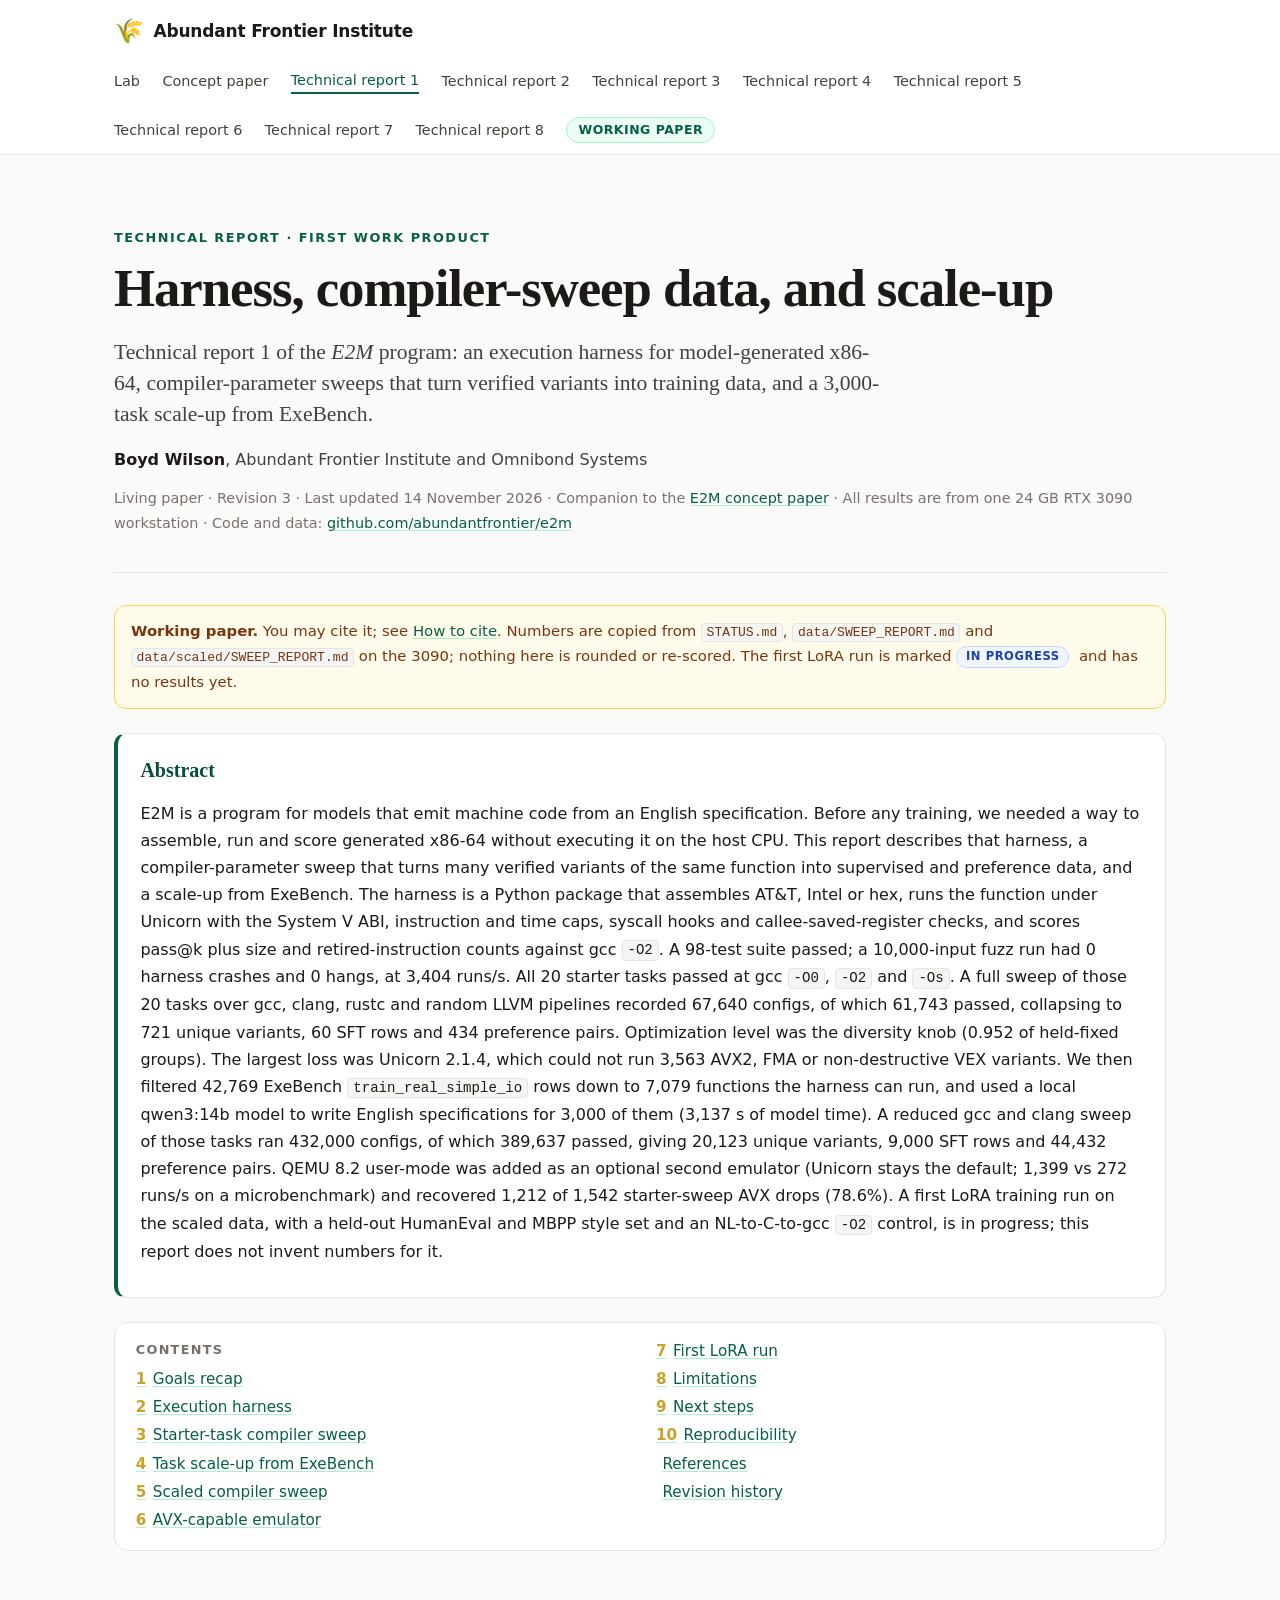
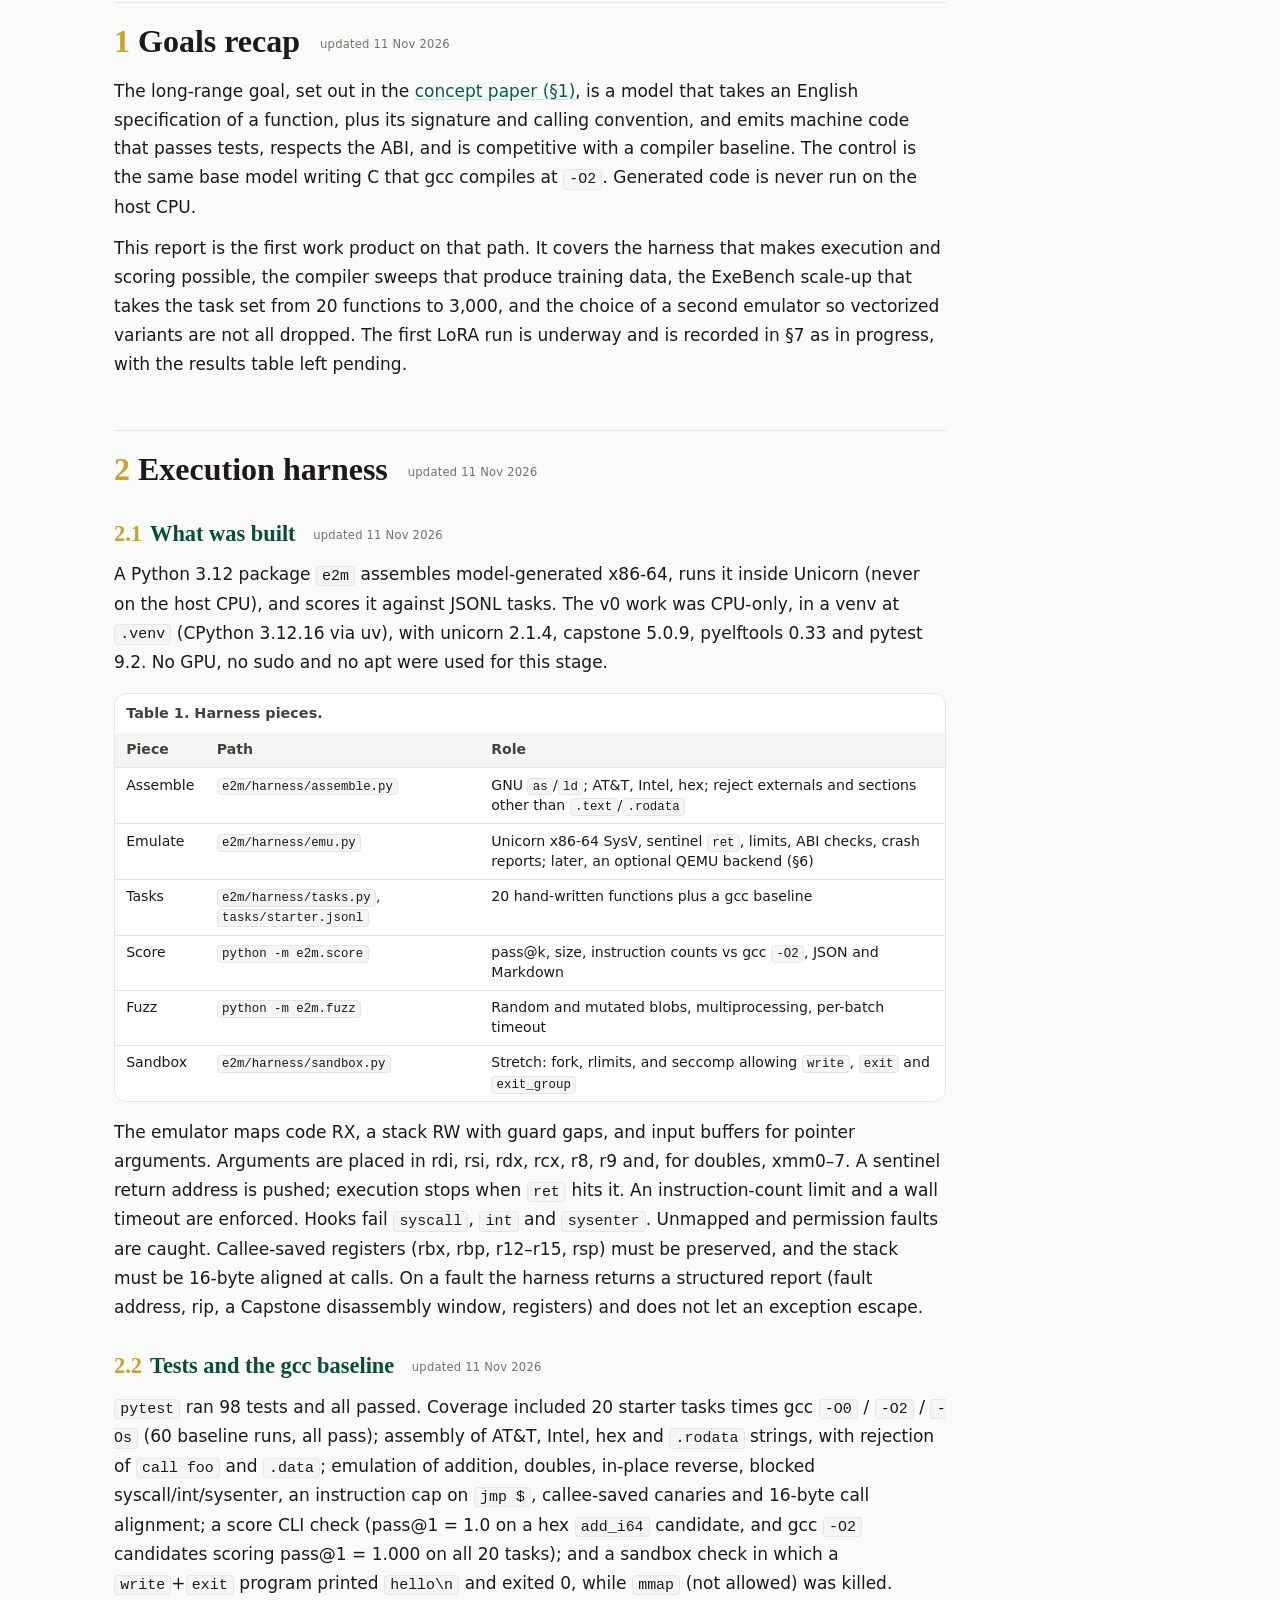
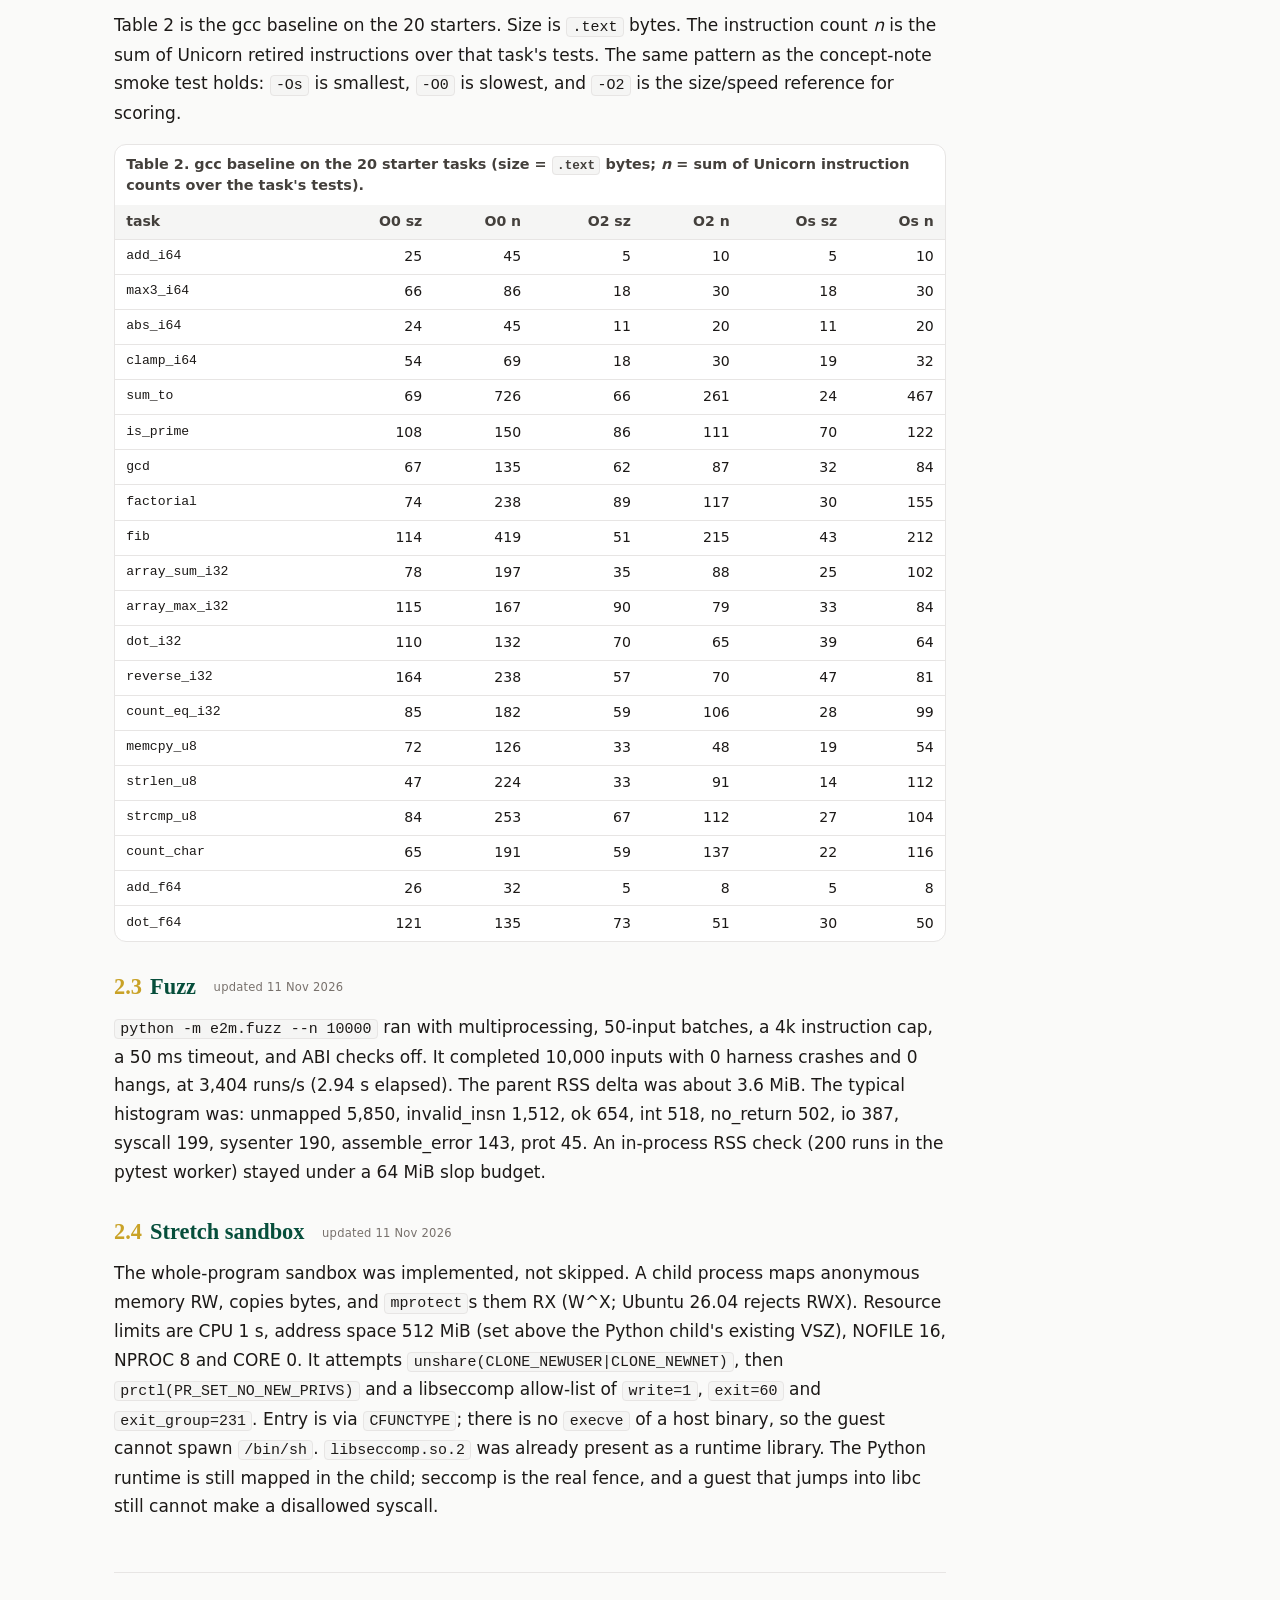
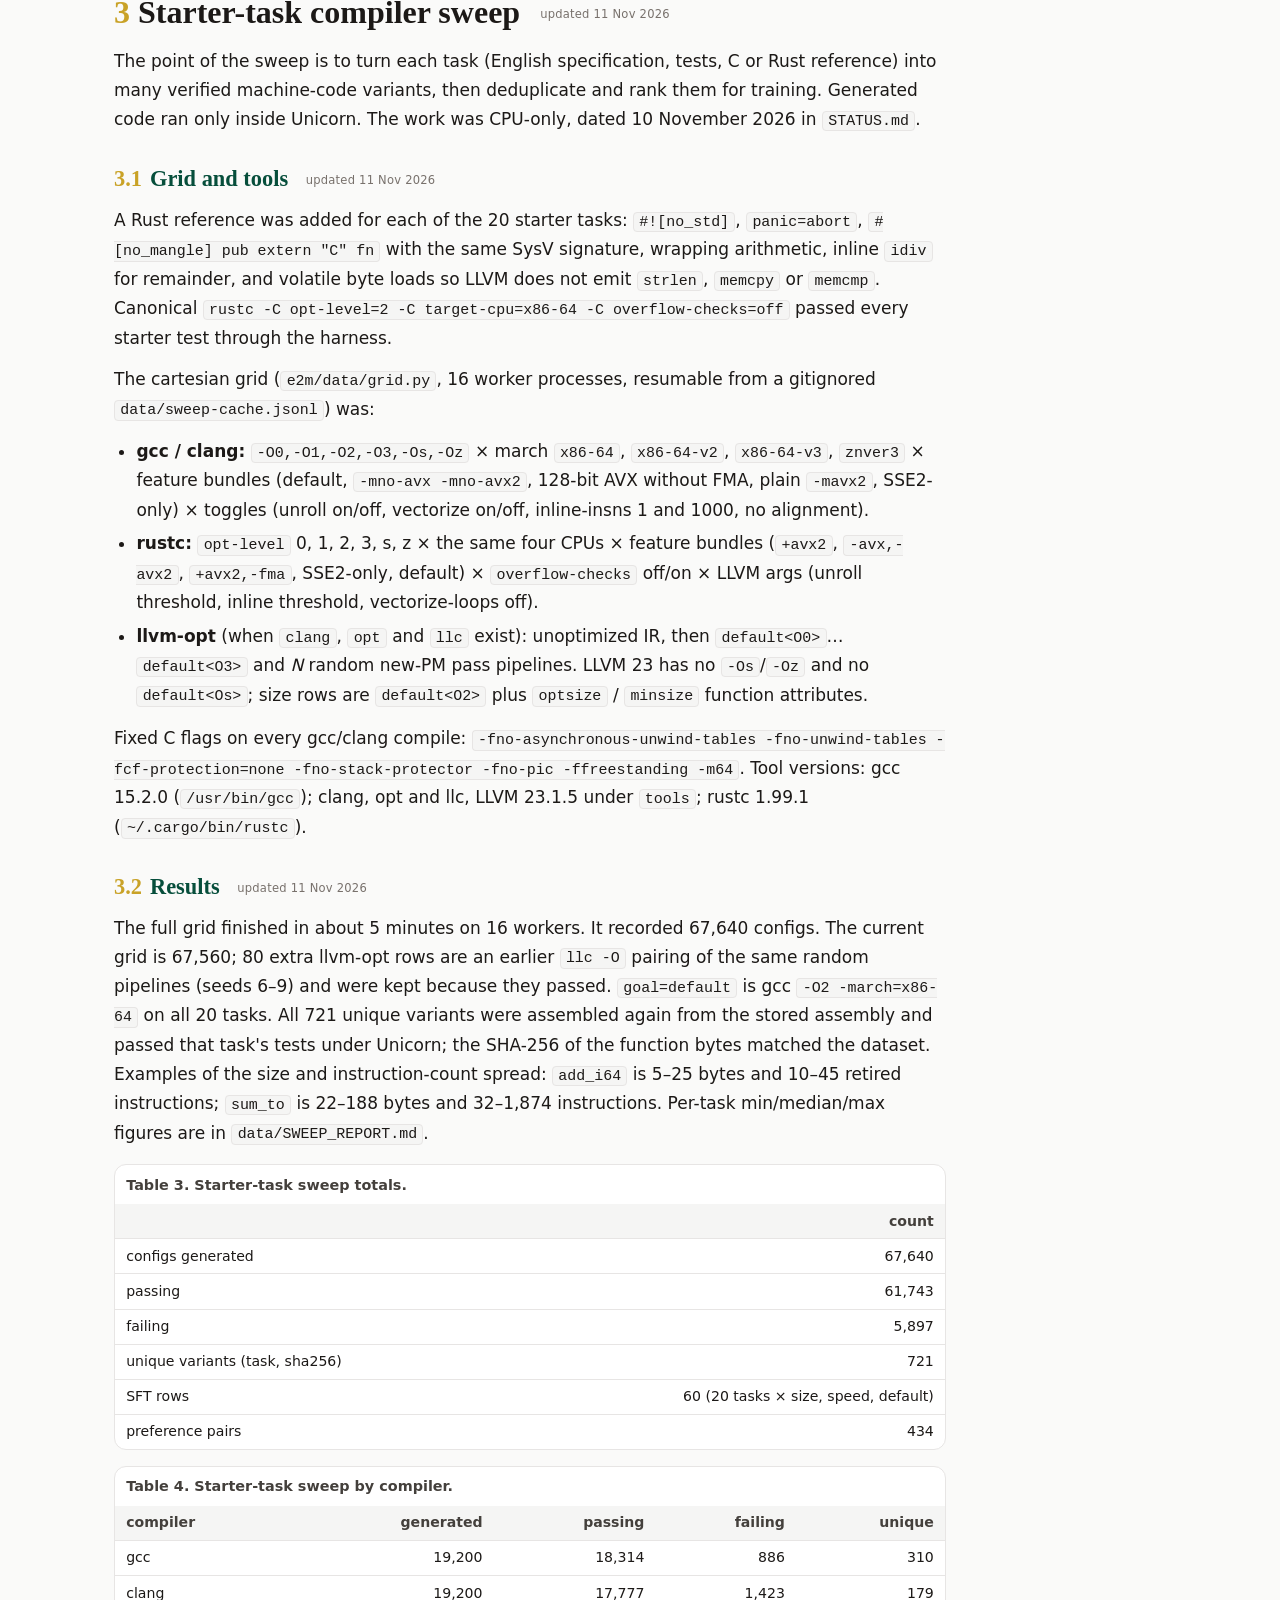
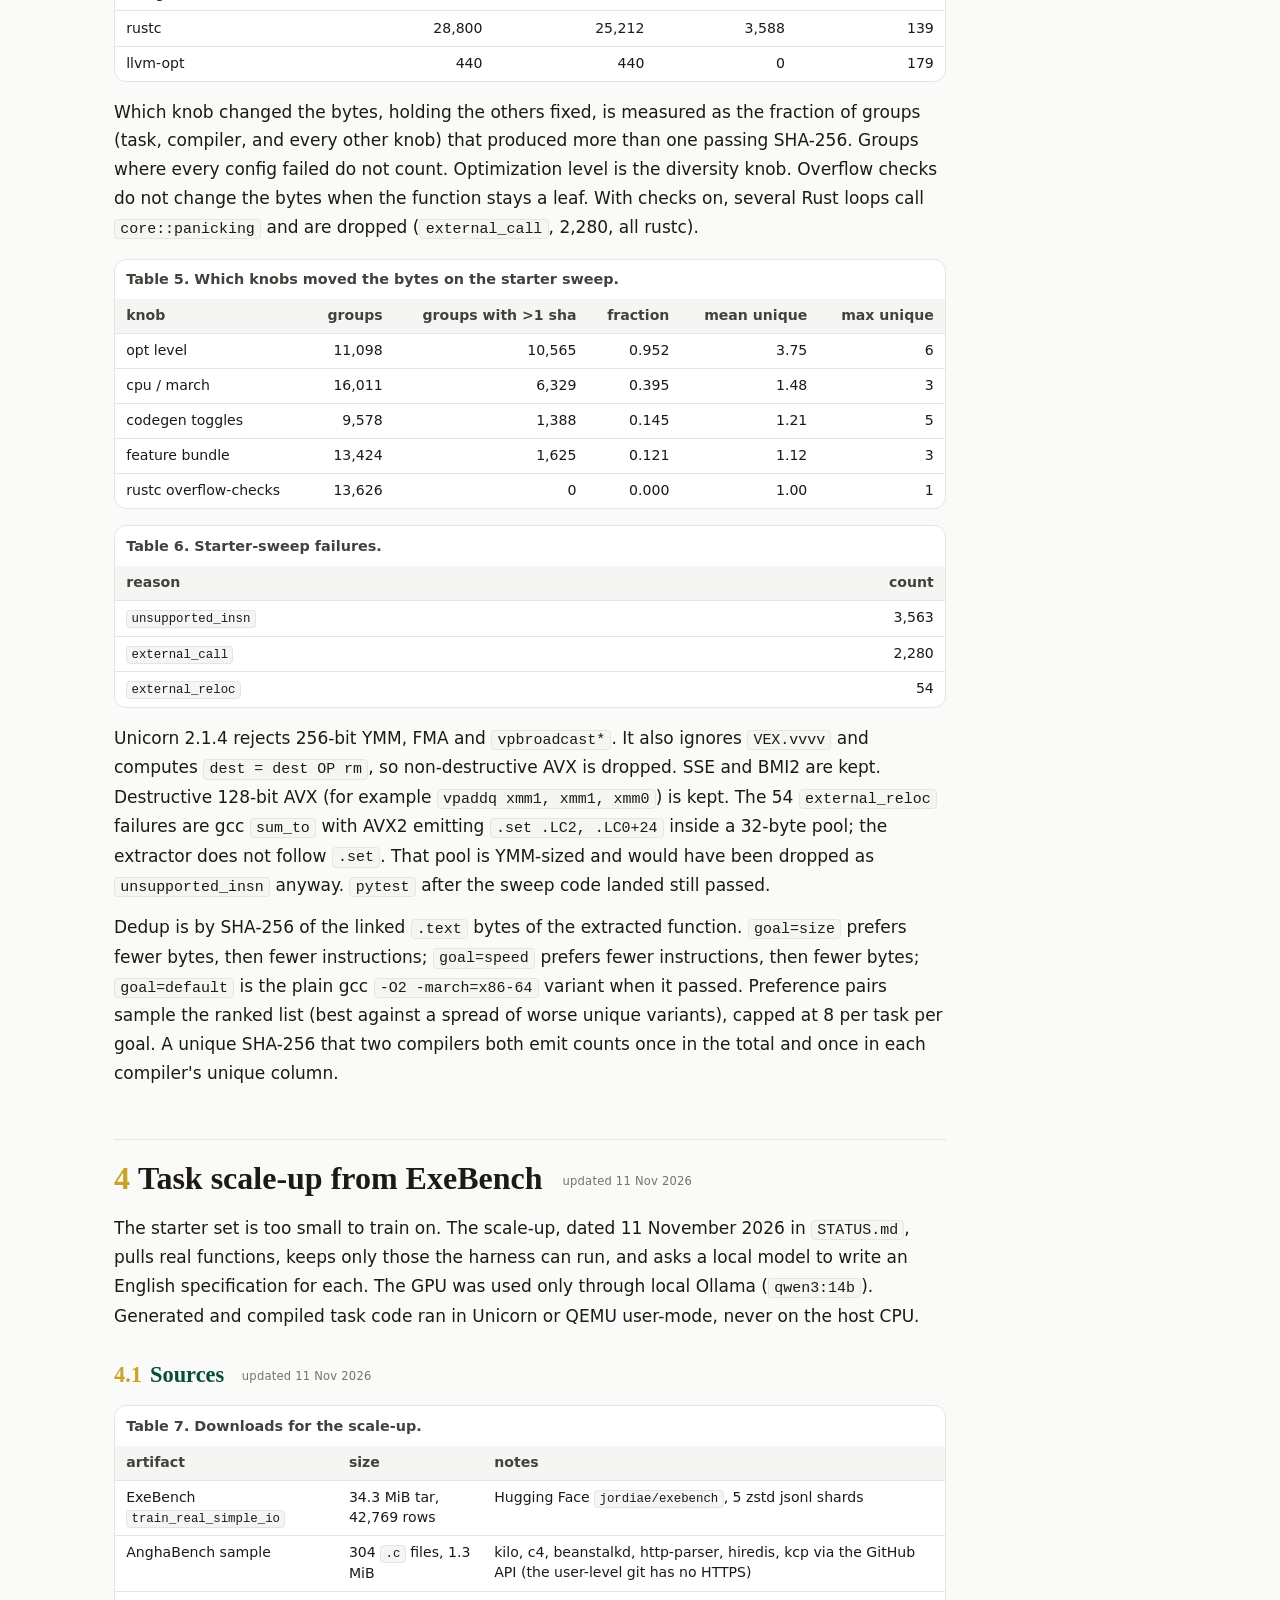
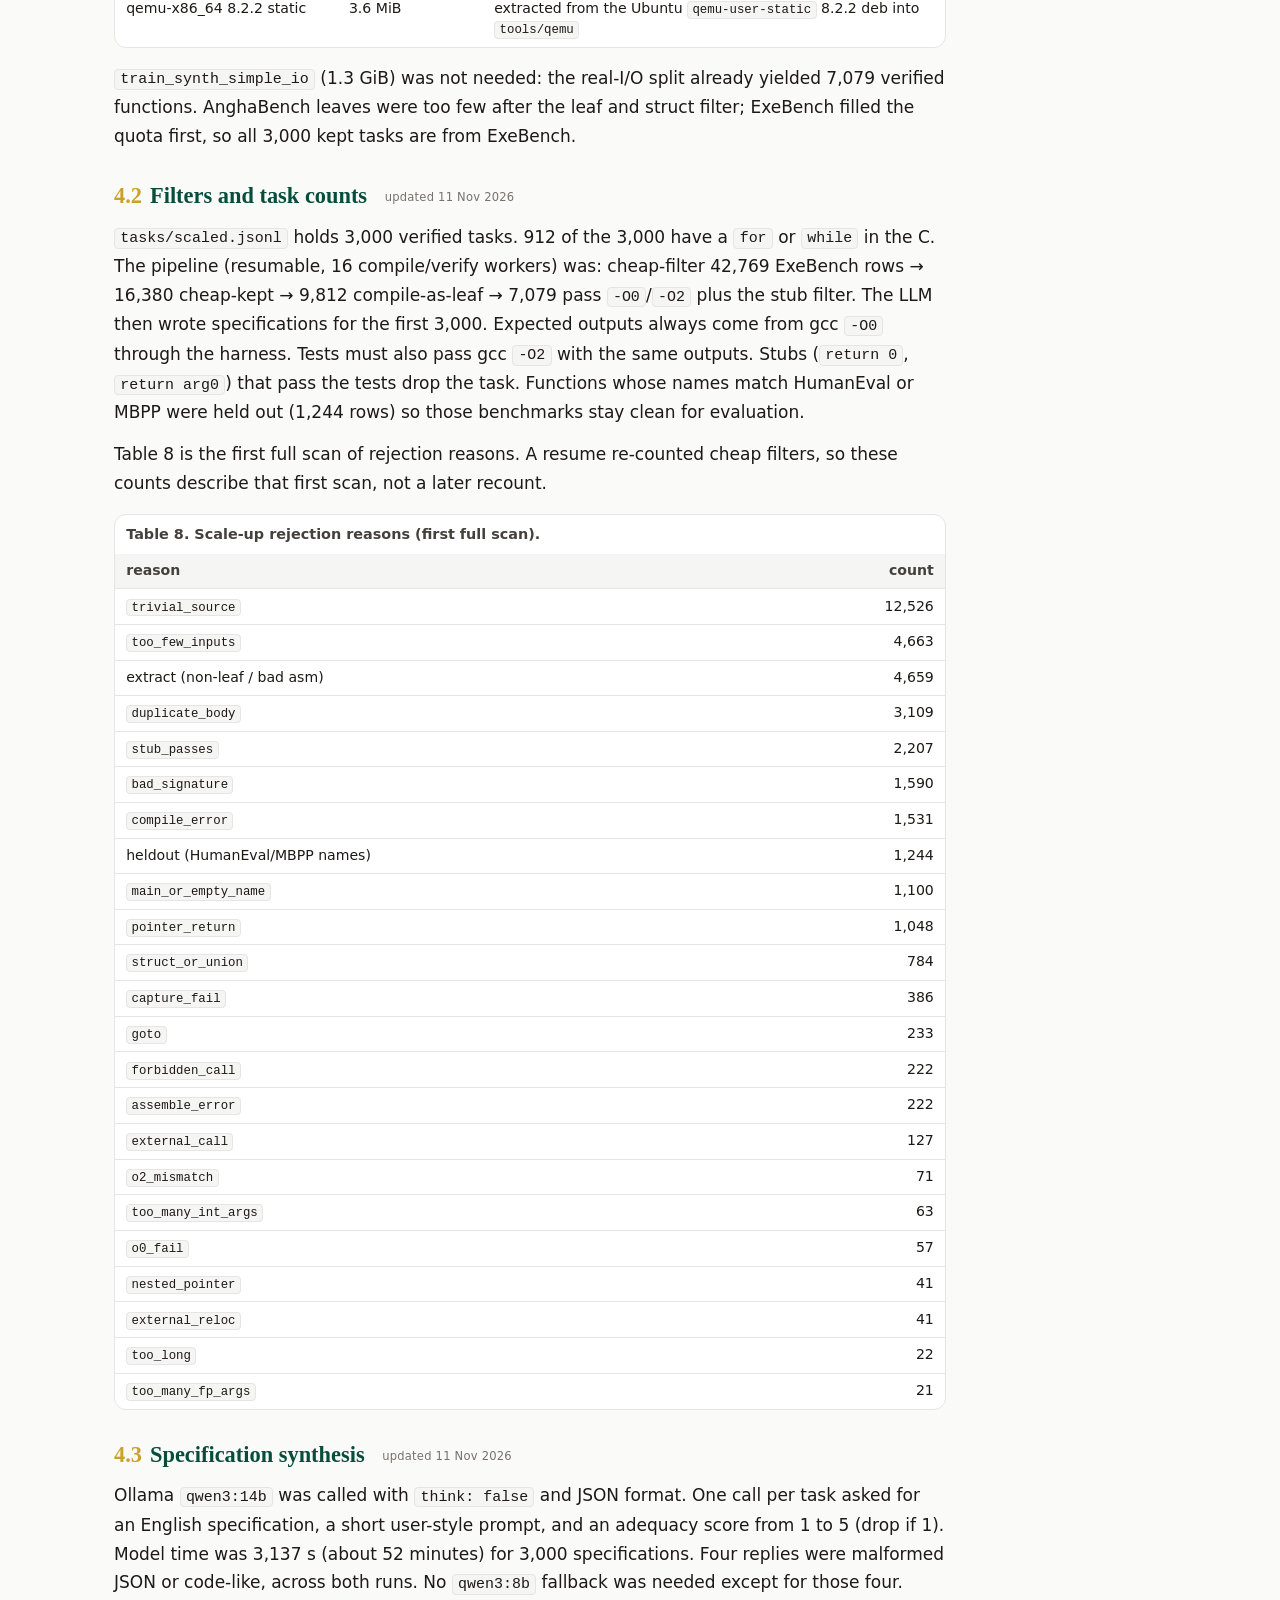
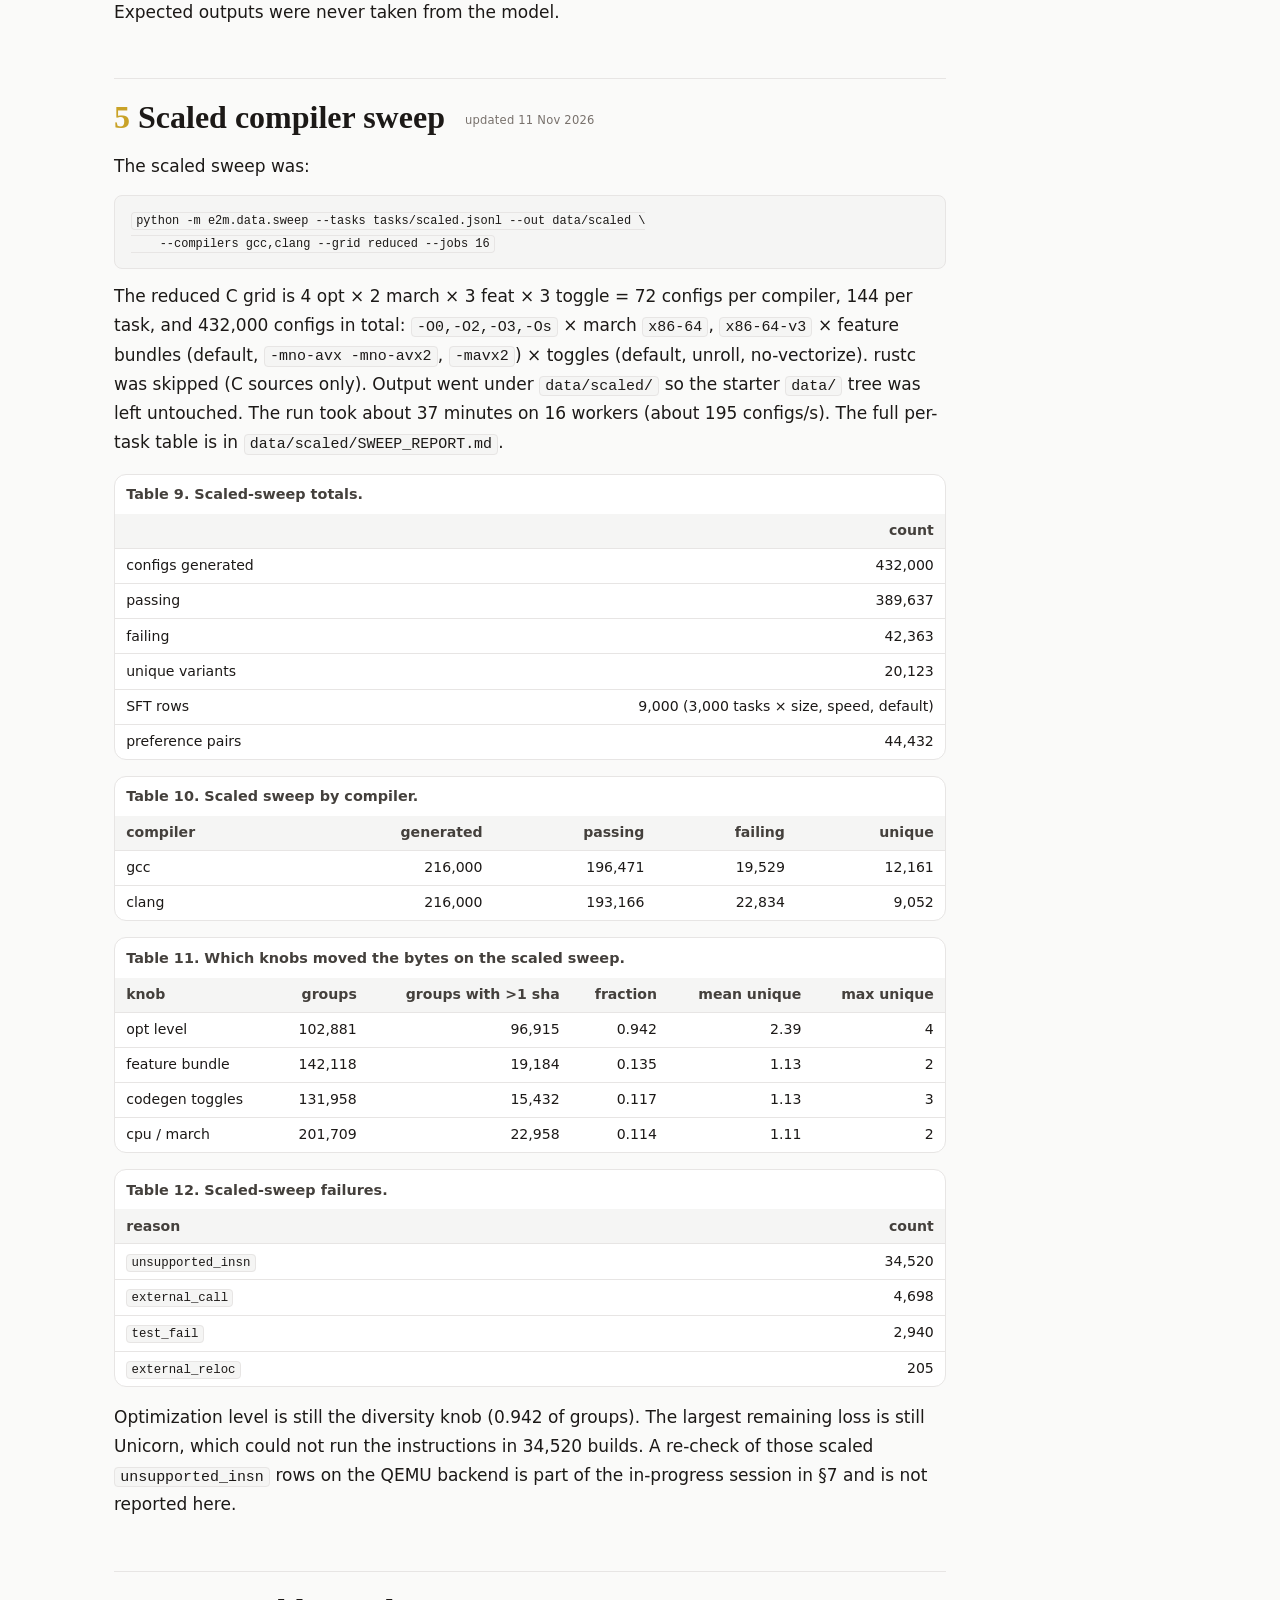
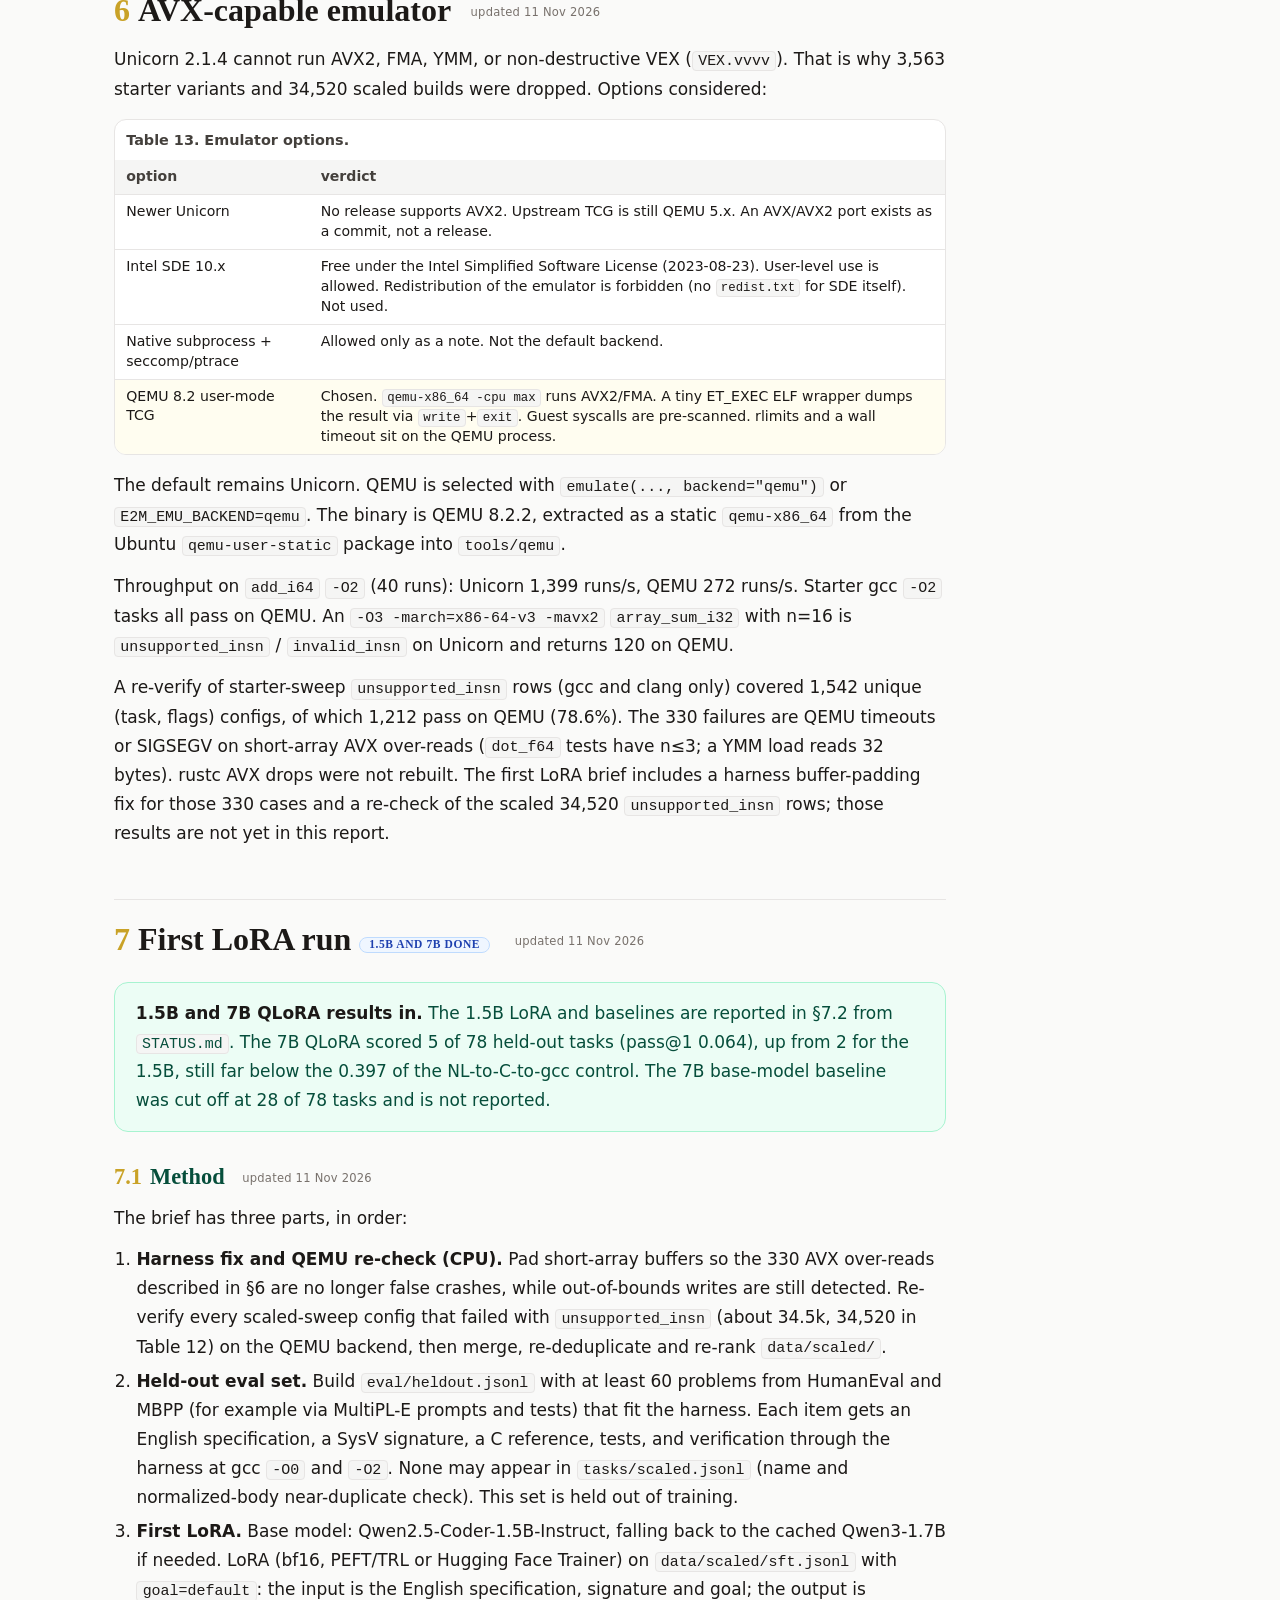
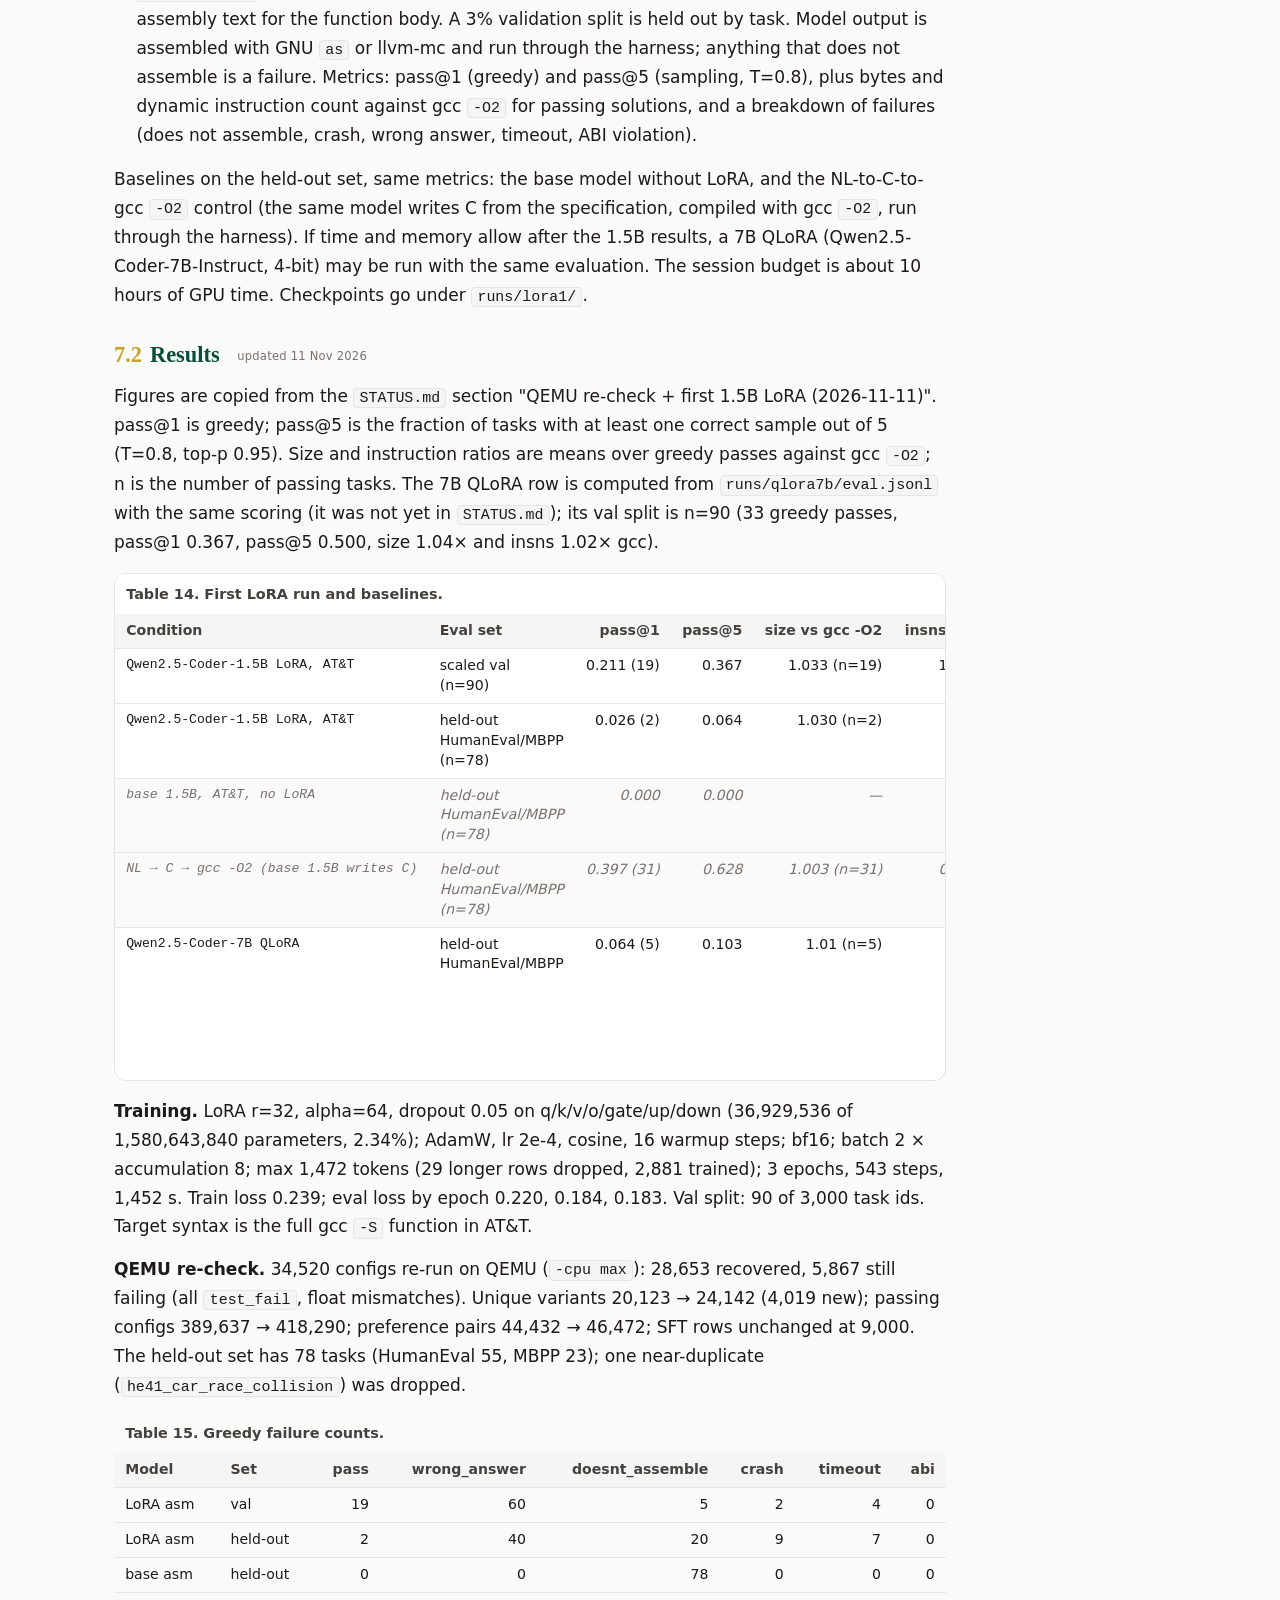
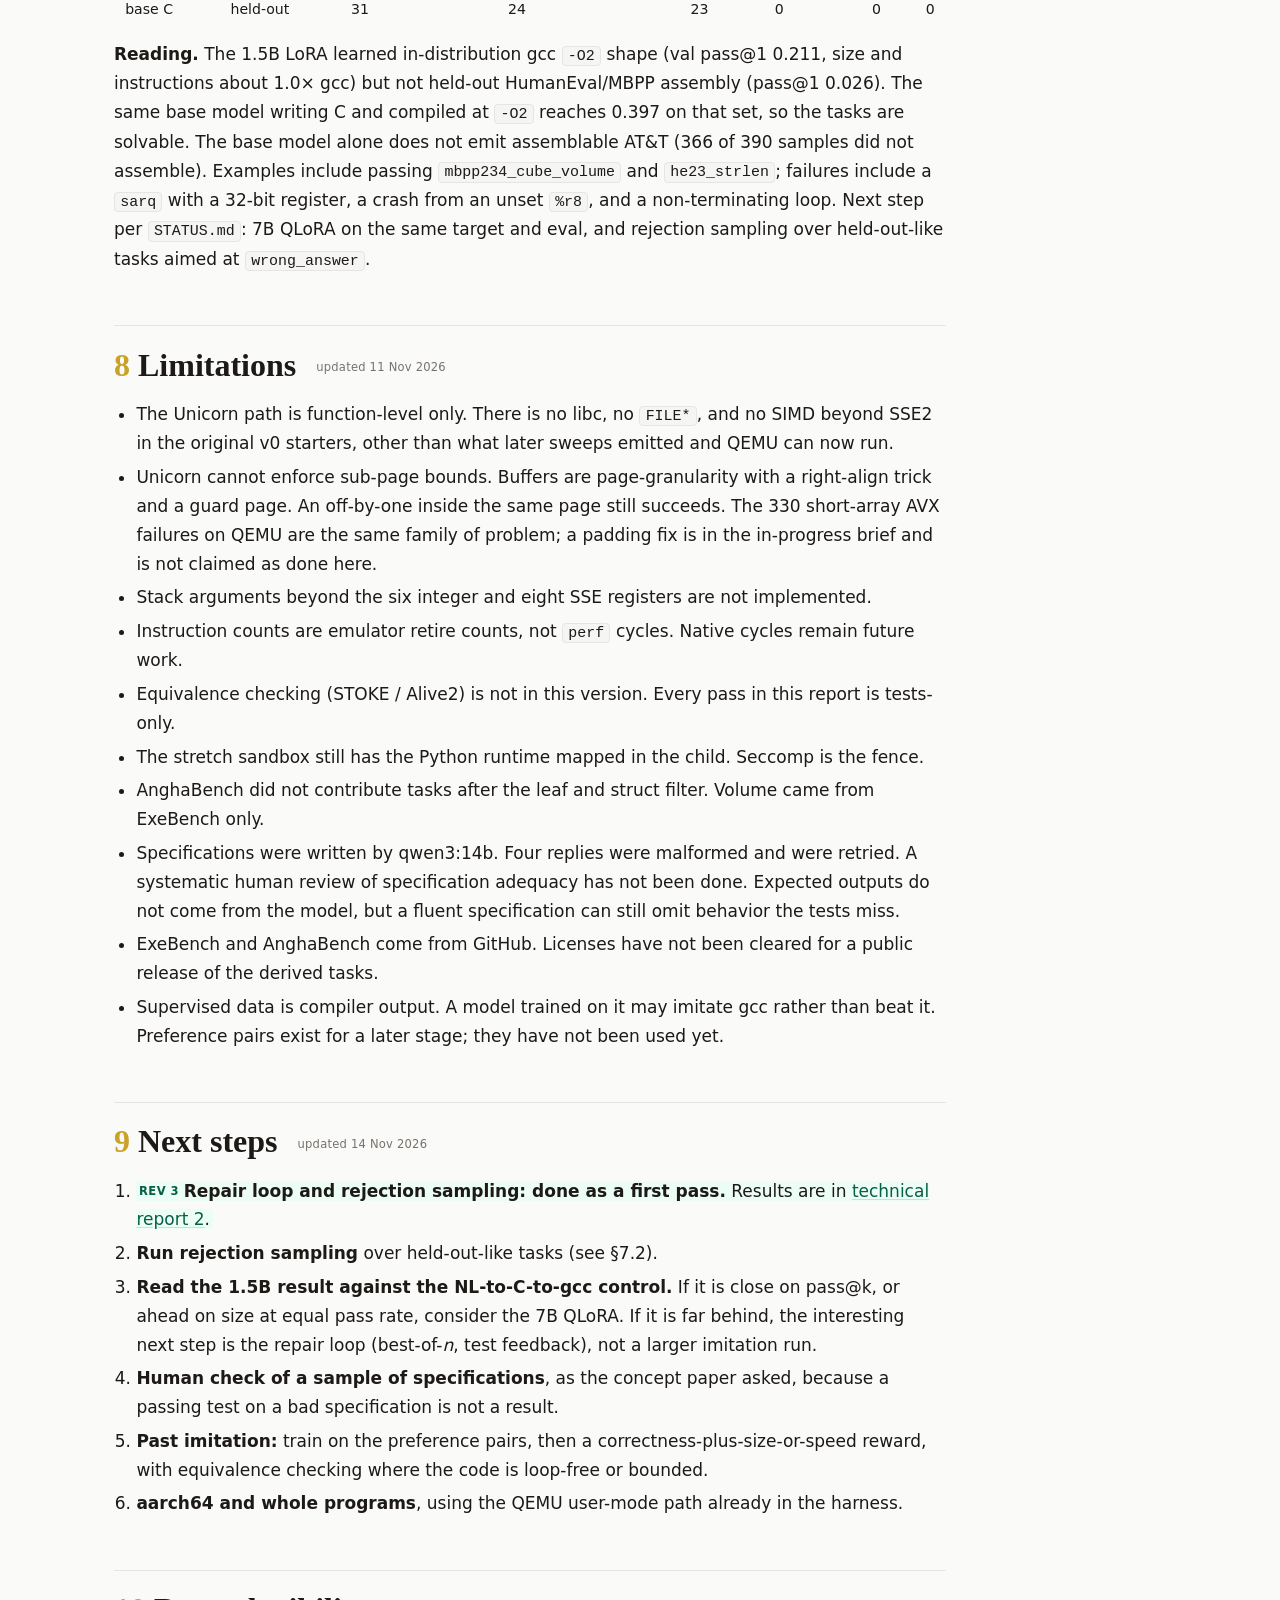
<file: reports/report-1/index.html>
<!DOCTYPE html>
<html lang="en">
<head>
<meta charset="utf-8">
<meta name="viewport" content="width=device-width, initial-scale=1">
<title>E2M technical report 1: harness, compiler-sweep data, and scale-up (living paper) · Abundant Frontier Institute</title>
<meta name="description" content="Living technical report: an execution harness for model-generated x86-64, compiler-parameter sweeps, and a 3,000-task ExeBench scale-up.">
<meta name="citation_title" content="Harness, compiler-sweep data, and scale-up">
<meta name="citation_author" content="Wilson, Boyd">
<meta name="citation_publication_date" content="2026/11/14">
<meta name="citation_technical_report_institution" content="Abundant Frontier Institute">
<meta name="citation_technical_report_number" content="Revision 3">
<meta name="citation_public_url" content="https://abundantfrontier.org/lab/e2m/report-1/">
<link rel="stylesheet" href="../style.css">
</head>
<body>
<nav class="nav"><div class="nav-in">
<a class="brand" href="https://abundantfrontier.org/"><span class="e">🌾</span><span>Abundant Frontier Institute</span></a>
<div class="nav-links"><a href="/lab/">Lab</a><a href="../concept/index.html" >Concept paper</a><a href="../report-1/index.html" class="cur">Technical report 1</a><a href="../report-2/index.html" >Technical report 2</a><a href="../report-3/index.html" >Technical report 3</a><a href="../report-4/index.html" >Technical report 4</a><a href="../report-5/index.html" >Technical report 5</a><a href="../report-6/index.html" >Technical report 6</a><a href="../report-7/index.html" >Technical report 7</a><a href="../report-8/index.html" >Technical report 8</a><span class="badge">Working paper</span></div>
</div></nav>
<main class="page">
<header class="title">
<div class="kicker">Technical report · first work product</div>
<h1>Harness, compiler-sweep data, and scale-up</h1>
<p class="sub">Technical report 1 of the <em>E2M</em> program: an execution harness for model-generated x86-64, compiler-parameter sweeps that turn verified variants into training data, and a 3,000-task scale-up from ExeBench.</p>
<p class="byline"><strong>Boyd Wilson</strong>, Abundant Frontier Institute and Omnibond Systems</p>
<p class="meta">Living paper · Revision 3 · Last updated 14 November 2026 · Companion to the <a href="../concept/index.html">E2M concept paper</a> · All results are from one 24 GB RTX 3090 workstation · Code and data: <a href="https://github.com/abundantfrontier/e2m">github.com/abundantfrontier/e2m</a></p>
</header>

<div class="draftbar"><b>Working paper.</b> You may cite it; see <a href="#cite">How to cite</a>. Numbers are copied from <code>STATUS.md</code>, <code>data/SWEEP_REPORT.md</code> and <code>data/scaled/SWEEP_REPORT.md</code> on the 3090; nothing here is rounded or re-scored. The first LoRA run is marked <span class="tag run">in progress</span> and has no results yet.</div>

<div class="abstract"><h2>Abstract</h2>
<p>E2M is a program for models that emit machine code from an English specification. Before any training, we needed a way to assemble, run and score generated x86-64 without executing it on the host CPU. This report describes that harness, a compiler-parameter sweep that turns many verified variants of the same function into supervised and preference data, and a scale-up from ExeBench. The harness is a Python package that assembles AT&amp;T, Intel or hex, runs the function under Unicorn with the System&nbsp;V ABI, instruction and time caps, syscall hooks and callee-saved-register checks, and scores pass@k plus size and retired-instruction counts against gcc <code>-O2</code>. A 98-test suite passed; a 10,000-input fuzz run had 0 harness crashes and 0 hangs, at 3,404 runs/s. All 20 starter tasks passed at gcc <code>-O0</code>, <code>-O2</code> and <code>-Os</code>. A full sweep of those 20 tasks over gcc, clang, rustc and random LLVM pipelines recorded 67,640 configs, of which 61,743 passed, collapsing to 721 unique variants, 60 SFT rows and 434 preference pairs. Optimization level was the diversity knob (0.952 of held-fixed groups). The largest loss was Unicorn 2.1.4, which could not run 3,563 AVX2, FMA or non-destructive VEX variants. We then filtered 42,769 ExeBench <code>train_real_simple_io</code> rows down to 7,079 functions the harness can run, and used a local qwen3:14b model to write English specifications for 3,000 of them (3,137&nbsp;s of model time). A reduced gcc and clang sweep of those tasks ran 432,000 configs, of which 389,637 passed, giving 20,123 unique variants, 9,000 SFT rows and 44,432 preference pairs. QEMU 8.2 user-mode was added as an optional second emulator (Unicorn stays the default; 1,399 vs 272 runs/s on a microbenchmark) and recovered 1,212 of 1,542 starter-sweep AVX drops (78.6%). A first LoRA training run on the scaled data, with a held-out HumanEval and MBPP style set and an NL-to-C-to-gcc <code>-O2</code> control, is in progress; this report does not invent numbers for it.</p></div>

<nav class="toc" aria-label="Contents"><div class="toc-title">Contents</div><ol>
<li><a href="#s1"><span class="n">1</span>Goals recap</a></li>
<li><a href="#s2"><span class="n">2</span>Execution harness</a></li>
<li><a href="#s3"><span class="n">3</span>Starter-task compiler sweep</a></li>
<li><a href="#s4"><span class="n">4</span>Task scale-up from ExeBench</a></li>
<li><a href="#s5"><span class="n">5</span>Scaled compiler sweep</a></li>
<li><a href="#s6"><span class="n">6</span>AVX-capable emulator</a></li>
<li><a href="#s7"><span class="n">7</span>First LoRA run</a></li>
<li><a href="#s8"><span class="n">8</span>Limitations</a></li>
<li><a href="#s9"><span class="n">9</span>Next steps</a></li>
<li><a href="#s10"><span class="n">10</span>Reproducibility</a></li>
<li><a href="#refs"><span class="n"></span>References</a></li>
<li><a href="#revhist"><span class="n"></span>Revision history</a></li>
</ol></nav>

<div class="col">

<h2 id="s1"><span class="n">1</span>Goals recap <span class="upd" title="Section last changed">updated 11 Nov 2026</span></h2>
<p>The long-range goal, set out in the <a href="../concept/index.html#s1">concept paper (§1)</a>, is a model that takes an English specification of a function, plus its signature and calling convention, and emits machine code that passes tests, respects the ABI, and is competitive with a compiler baseline. The control is the same base model writing C that gcc compiles at <code>-O2</code>. Generated code is never run on the host CPU.</p>
<p>This report is the first work product on that path. It covers the harness that makes execution and scoring possible, the compiler sweeps that produce training data, the ExeBench scale-up that takes the task set from 20 functions to 3,000, and the choice of a second emulator so vectorized variants are not all dropped. The first LoRA run is underway and is recorded in §7 as in progress, with the results table left pending.</p>

<h2 id="s2"><span class="n">2</span>Execution harness <span class="upd" title="Section last changed">updated 11 Nov 2026</span></h2>
<h3><span class="n">2.1</span>What was built <span class="upd" title="Section last changed">updated 11 Nov 2026</span></h3>
<p>A Python 3.12 package <code>e2m</code> assembles model-generated x86-64, runs it inside Unicorn (never on the host CPU), and scores it against JSONL tasks. The v0 work was CPU-only, in a venv at <code>.venv</code> (CPython 3.12.16 via uv), with unicorn 2.1.4, capstone 5.0.9, pyelftools 0.33 and pytest 9.2. No GPU, no sudo and no apt were used for this stage.</p>
<div class="tw"><table><caption>Table 1. Harness pieces.</caption>
<thead><tr><th>Piece</th><th>Path</th><th>Role</th></tr></thead><tbody>
<tr><td>Assemble</td><td><code>e2m/harness/assemble.py</code></td><td>GNU <code>as</code>/<code>ld</code>; AT&amp;T, Intel, hex; reject externals and sections other than <code>.text</code>/<code>.rodata</code></td></tr>
<tr><td>Emulate</td><td><code>e2m/harness/emu.py</code></td><td>Unicorn x86-64 SysV, sentinel <code>ret</code>, limits, ABI checks, crash reports; later, an optional QEMU backend (§6)</td></tr>
<tr><td>Tasks</td><td><code>e2m/harness/tasks.py</code>, <code>tasks/starter.jsonl</code></td><td>20 hand-written functions plus a gcc baseline</td></tr>
<tr><td>Score</td><td><code>python -m e2m.score</code></td><td>pass@k, size, instruction counts vs gcc <code>-O2</code>, JSON and Markdown</td></tr>
<tr><td>Fuzz</td><td><code>python -m e2m.fuzz</code></td><td>Random and mutated blobs, multiprocessing, per-batch timeout</td></tr>
<tr><td>Sandbox</td><td><code>e2m/harness/sandbox.py</code></td><td>Stretch: fork, rlimits, and seccomp allowing <code>write</code>, <code>exit</code> and <code>exit_group</code></td></tr>
</tbody></table></div>
<p>The emulator maps code RX, a stack RW with guard gaps, and input buffers for pointer arguments. Arguments are placed in rdi, rsi, rdx, rcx, r8, r9 and, for doubles, xmm0–7. A sentinel return address is pushed; execution stops when <code>ret</code> hits it. An instruction-count limit and a wall timeout are enforced. Hooks fail <code>syscall</code>, <code>int</code> and <code>sysenter</code>. Unmapped and permission faults are caught. Callee-saved registers (rbx, rbp, r12–r15, rsp) must be preserved, and the stack must be 16-byte aligned at calls. On a fault the harness returns a structured report (fault address, rip, a Capstone disassembly window, registers) and does not let an exception escape.</p>

<h3><span class="n">2.2</span>Tests and the gcc baseline <span class="upd" title="Section last changed">updated 11 Nov 2026</span></h3>
<p><code>pytest</code> ran 98 tests and all passed. Coverage included 20 starter tasks times gcc <code>-O0</code> / <code>-O2</code> / <code>-Os</code> (60 baseline runs, all pass); assembly of AT&amp;T, Intel, hex and <code>.rodata</code> strings, with rejection of <code>call foo</code> and <code>.data</code>; emulation of addition, doubles, in-place reverse, blocked syscall/int/sysenter, an instruction cap on <code>jmp $</code>, callee-saved canaries and 16-byte call alignment; a score CLI check (pass@1 = 1.0 on a hex <code>add_i64</code> candidate, and gcc <code>-O2</code> candidates scoring pass@1 = 1.000 on all 20 tasks); and a sandbox check in which a <code>write</code>+<code>exit</code> program printed <code>hello\n</code> and exited 0, while <code>mmap</code> (not allowed) was killed.</p>
<p>Table 2 is the gcc baseline on the 20 starters. Size is <code>.text</code> bytes. The instruction count <em>n</em> is the sum of Unicorn retired instructions over that task's tests. The same pattern as the concept-note smoke test holds: <code>-Os</code> is smallest, <code>-O0</code> is slowest, and <code>-O2</code> is the size/speed reference for scoring.</p>
<div class="tw"><table><caption>Table 2. gcc baseline on the 20 starter tasks (size = <code>.text</code> bytes; <em>n</em> = sum of Unicorn instruction counts over the task's tests).</caption>
<thead><tr><th>task</th><th class="num">O0 sz</th><th class="num">O0 n</th><th class="num">O2 sz</th><th class="num">O2 n</th><th class="num">Os sz</th><th class="num">Os n</th></tr></thead><tbody>
<tr><td class="cond">add_i64</td><td class="num">25</td><td class="num">45</td><td class="num">5</td><td class="num">10</td><td class="num">5</td><td class="num">10</td></tr>
<tr><td class="cond">max3_i64</td><td class="num">66</td><td class="num">86</td><td class="num">18</td><td class="num">30</td><td class="num">18</td><td class="num">30</td></tr>
<tr><td class="cond">abs_i64</td><td class="num">24</td><td class="num">45</td><td class="num">11</td><td class="num">20</td><td class="num">11</td><td class="num">20</td></tr>
<tr><td class="cond">clamp_i64</td><td class="num">54</td><td class="num">69</td><td class="num">18</td><td class="num">30</td><td class="num">19</td><td class="num">32</td></tr>
<tr><td class="cond">sum_to</td><td class="num">69</td><td class="num">726</td><td class="num">66</td><td class="num">261</td><td class="num">24</td><td class="num">467</td></tr>
<tr><td class="cond">is_prime</td><td class="num">108</td><td class="num">150</td><td class="num">86</td><td class="num">111</td><td class="num">70</td><td class="num">122</td></tr>
<tr><td class="cond">gcd</td><td class="num">67</td><td class="num">135</td><td class="num">62</td><td class="num">87</td><td class="num">32</td><td class="num">84</td></tr>
<tr><td class="cond">factorial</td><td class="num">74</td><td class="num">238</td><td class="num">89</td><td class="num">117</td><td class="num">30</td><td class="num">155</td></tr>
<tr><td class="cond">fib</td><td class="num">114</td><td class="num">419</td><td class="num">51</td><td class="num">215</td><td class="num">43</td><td class="num">212</td></tr>
<tr><td class="cond">array_sum_i32</td><td class="num">78</td><td class="num">197</td><td class="num">35</td><td class="num">88</td><td class="num">25</td><td class="num">102</td></tr>
<tr><td class="cond">array_max_i32</td><td class="num">115</td><td class="num">167</td><td class="num">90</td><td class="num">79</td><td class="num">33</td><td class="num">84</td></tr>
<tr><td class="cond">dot_i32</td><td class="num">110</td><td class="num">132</td><td class="num">70</td><td class="num">65</td><td class="num">39</td><td class="num">64</td></tr>
<tr><td class="cond">reverse_i32</td><td class="num">164</td><td class="num">238</td><td class="num">57</td><td class="num">70</td><td class="num">47</td><td class="num">81</td></tr>
<tr><td class="cond">count_eq_i32</td><td class="num">85</td><td class="num">182</td><td class="num">59</td><td class="num">106</td><td class="num">28</td><td class="num">99</td></tr>
<tr><td class="cond">memcpy_u8</td><td class="num">72</td><td class="num">126</td><td class="num">33</td><td class="num">48</td><td class="num">19</td><td class="num">54</td></tr>
<tr><td class="cond">strlen_u8</td><td class="num">47</td><td class="num">224</td><td class="num">33</td><td class="num">91</td><td class="num">14</td><td class="num">112</td></tr>
<tr><td class="cond">strcmp_u8</td><td class="num">84</td><td class="num">253</td><td class="num">67</td><td class="num">112</td><td class="num">27</td><td class="num">104</td></tr>
<tr><td class="cond">count_char</td><td class="num">65</td><td class="num">191</td><td class="num">59</td><td class="num">137</td><td class="num">22</td><td class="num">116</td></tr>
<tr><td class="cond">add_f64</td><td class="num">26</td><td class="num">32</td><td class="num">5</td><td class="num">8</td><td class="num">5</td><td class="num">8</td></tr>
<tr><td class="cond">dot_f64</td><td class="num">121</td><td class="num">135</td><td class="num">73</td><td class="num">51</td><td class="num">30</td><td class="num">50</td></tr>
</tbody></table></div>

<h3><span class="n">2.3</span>Fuzz <span class="upd" title="Section last changed">updated 11 Nov 2026</span></h3>
<p><code>python -m e2m.fuzz --n 10000</code> ran with multiprocessing, 50-input batches, a 4k instruction cap, a 50&nbsp;ms timeout, and ABI checks off. It completed 10,000 inputs with 0 harness crashes and 0 hangs, at 3,404 runs/s (2.94&nbsp;s elapsed). The parent RSS delta was about 3.6&nbsp;MiB. The typical histogram was: unmapped 5,850, invalid_insn 1,512, ok 654, int 518, no_return 502, io 387, syscall 199, sysenter 190, assemble_error 143, prot 45. An in-process RSS check (200 runs in the pytest worker) stayed under a 64&nbsp;MiB slop budget.</p>

<h3><span class="n">2.4</span>Stretch sandbox <span class="upd" title="Section last changed">updated 11 Nov 2026</span></h3>
<p>The whole-program sandbox was implemented, not skipped. A child process maps anonymous memory RW, copies bytes, and <code>mprotect</code>s them RX (W^X; Ubuntu 26.04 rejects RWX). Resource limits are CPU 1&nbsp;s, address space 512&nbsp;MiB (set above the Python child's existing VSZ), NOFILE 16, NPROC 8 and CORE 0. It attempts <code>unshare(CLONE_NEWUSER|CLONE_NEWNET)</code>, then <code>prctl(PR_SET_NO_NEW_PRIVS)</code> and a libseccomp allow-list of <code>write=1</code>, <code>exit=60</code> and <code>exit_group=231</code>. Entry is via <code>CFUNCTYPE</code>; there is no <code>execve</code> of a host binary, so the guest cannot spawn <code>/bin/sh</code>. <code>libseccomp.so.2</code> was already present as a runtime library. The Python runtime is still mapped in the child; seccomp is the real fence, and a guest that jumps into libc still cannot make a disallowed syscall.</p>

<h2 id="s3"><span class="n">3</span>Starter-task compiler sweep <span class="upd" title="Section last changed">updated 11 Nov 2026</span></h2>
<p>The point of the sweep is to turn each task (English specification, tests, C or Rust reference) into many verified machine-code variants, then deduplicate and rank them for training. Generated code ran only inside Unicorn. The work was CPU-only, dated 10 November 2026 in <code>STATUS.md</code>.</p>

<h3><span class="n">3.1</span>Grid and tools <span class="upd" title="Section last changed">updated 11 Nov 2026</span></h3>
<p>A Rust reference was added for each of the 20 starter tasks: <code>#![no_std]</code>, <code>panic=abort</code>, <code>#[no_mangle] pub extern "C" fn</code> with the same SysV signature, wrapping arithmetic, inline <code>idiv</code> for remainder, and volatile byte loads so LLVM does not emit <code>strlen</code>, <code>memcpy</code> or <code>memcmp</code>. Canonical <code>rustc -C opt-level=2 -C target-cpu=x86-64 -C overflow-checks=off</code> passed every starter test through the harness.</p>
<p>The cartesian grid (<code>e2m/data/grid.py</code>, 16 worker processes, resumable from a gitignored <code>data/sweep-cache.jsonl</code>) was:</p>
<ul>
<li><strong>gcc / clang:</strong> <code>-O0,-O1,-O2,-O3,-Os,-Oz</code> × march <code>x86-64</code>, <code>x86-64-v2</code>, <code>x86-64-v3</code>, <code>znver3</code> × feature bundles (default, <code>-mno-avx -mno-avx2</code>, 128-bit AVX without FMA, plain <code>-mavx2</code>, SSE2-only) × toggles (unroll on/off, vectorize on/off, inline-insns 1 and 1000, no alignment).</li>
<li><strong>rustc:</strong> <code>opt-level</code> 0, 1, 2, 3, s, z × the same four CPUs × feature bundles (<code>+avx2</code>, <code>-avx,-avx2</code>, <code>+avx2,-fma</code>, SSE2-only, default) × <code>overflow-checks</code> off/on × LLVM args (unroll threshold, inline threshold, vectorize-loops off).</li>
<li><strong>llvm-opt</strong> (when <code>clang</code>, <code>opt</code> and <code>llc</code> exist): unoptimized IR, then <code>default&lt;O0&gt;</code>…<code>default&lt;O3&gt;</code> and <em>N</em> random new-PM pass pipelines. LLVM 23 has no <code>-Os</code>/<code>-Oz</code> and no <code>default&lt;Os&gt;</code>; size rows are <code>default&lt;O2&gt;</code> plus <code>optsize</code> / <code>minsize</code> function attributes.</li>
</ul>
<p>Fixed C flags on every gcc/clang compile: <code>-fno-asynchronous-unwind-tables -fno-unwind-tables -fcf-protection=none -fno-stack-protector -fno-pic -ffreestanding -m64</code>. Tool versions: gcc 15.2.0 (<code>/usr/bin/gcc</code>); clang, opt and llc, LLVM 23.1.5 under <code>tools</code>; rustc 1.99.1 (<code>~/.cargo/bin/rustc</code>).</p>

<h3><span class="n">3.2</span>Results <span class="upd" title="Section last changed">updated 11 Nov 2026</span></h3>
<p>The full grid finished in about 5 minutes on 16 workers. It recorded 67,640 configs. The current grid is 67,560; 80 extra llvm-opt rows are an earlier <code>llc -O</code> pairing of the same random pipelines (seeds 6–9) and were kept because they passed. <code>goal=default</code> is gcc <code>-O2 -march=x86-64</code> on all 20 tasks. All 721 unique variants were assembled again from the stored assembly and passed that task's tests under Unicorn; the SHA-256 of the function bytes matched the dataset. Examples of the size and instruction-count spread: <code>add_i64</code> is 5–25 bytes and 10–45 retired instructions; <code>sum_to</code> is 22–188 bytes and 32–1,874 instructions. Per-task min/median/max figures are in <code>data/SWEEP_REPORT.md</code>.</p>
<div class="tw"><table><caption>Table 3. Starter-task sweep totals.</caption>
<thead><tr><th></th><th class="num">count</th></tr></thead><tbody>
<tr><td>configs generated</td><td class="num">67,640</td></tr>
<tr><td>passing</td><td class="num">61,743</td></tr>
<tr><td>failing</td><td class="num">5,897</td></tr>
<tr><td>unique variants (task, sha256)</td><td class="num">721</td></tr>
<tr><td>SFT rows</td><td class="num">60 (20 tasks × size, speed, default)</td></tr>
<tr><td>preference pairs</td><td class="num">434</td></tr>
</tbody></table></div>
<div class="tw"><table><caption>Table 4. Starter-task sweep by compiler.</caption>
<thead><tr><th>compiler</th><th class="num">generated</th><th class="num">passing</th><th class="num">failing</th><th class="num">unique</th></tr></thead><tbody>
<tr><td>gcc</td><td class="num">19,200</td><td class="num">18,314</td><td class="num">886</td><td class="num">310</td></tr>
<tr><td>clang</td><td class="num">19,200</td><td class="num">17,777</td><td class="num">1,423</td><td class="num">179</td></tr>
<tr><td>rustc</td><td class="num">28,800</td><td class="num">25,212</td><td class="num">3,588</td><td class="num">139</td></tr>
<tr><td>llvm-opt</td><td class="num">440</td><td class="num">440</td><td class="num">0</td><td class="num">179</td></tr>
</tbody></table></div>
<p>Which knob changed the bytes, holding the others fixed, is measured as the fraction of groups (task, compiler, and every other knob) that produced more than one passing SHA-256. Groups where every config failed do not count. Optimization level is the diversity knob. Overflow checks do not change the bytes when the function stays a leaf. With checks on, several Rust loops call <code>core::panicking</code> and are dropped (<code>external_call</code>, 2,280, all rustc).</p>
<div class="tw"><table><caption>Table 5. Which knobs moved the bytes on the starter sweep.</caption>
<thead><tr><th>knob</th><th class="num">groups</th><th class="num">groups with &gt;1 sha</th><th class="num">fraction</th><th class="num">mean unique</th><th class="num">max unique</th></tr></thead><tbody>
<tr><td>opt level</td><td class="num">11,098</td><td class="num">10,565</td><td class="num">0.952</td><td class="num">3.75</td><td class="num">6</td></tr>
<tr><td>cpu / march</td><td class="num">16,011</td><td class="num">6,329</td><td class="num">0.395</td><td class="num">1.48</td><td class="num">3</td></tr>
<tr><td>codegen toggles</td><td class="num">9,578</td><td class="num">1,388</td><td class="num">0.145</td><td class="num">1.21</td><td class="num">5</td></tr>
<tr><td>feature bundle</td><td class="num">13,424</td><td class="num">1,625</td><td class="num">0.121</td><td class="num">1.12</td><td class="num">3</td></tr>
<tr><td>rustc overflow-checks</td><td class="num">13,626</td><td class="num">0</td><td class="num">0.000</td><td class="num">1.00</td><td class="num">1</td></tr>
</tbody></table></div>
<div class="tw"><table><caption>Table 6. Starter-sweep failures.</caption>
<thead><tr><th>reason</th><th class="num">count</th></tr></thead><tbody>
<tr><td><code>unsupported_insn</code></td><td class="num">3,563</td></tr>
<tr><td><code>external_call</code></td><td class="num">2,280</td></tr>
<tr><td><code>external_reloc</code></td><td class="num">54</td></tr>
</tbody></table></div>
<p>Unicorn 2.1.4 rejects 256-bit YMM, FMA and <code>vpbroadcast*</code>. It also ignores <code>VEX.vvvv</code> and computes <code>dest = dest OP rm</code>, so non-destructive AVX is dropped. SSE and BMI2 are kept. Destructive 128-bit AVX (for example <code>vpaddq xmm1, xmm1, xmm0</code>) is kept. The 54 <code>external_reloc</code> failures are gcc <code>sum_to</code> with AVX2 emitting <code>.set .LC2, .LC0+24</code> inside a 32-byte pool; the extractor does not follow <code>.set</code>. That pool is YMM-sized and would have been dropped as <code>unsupported_insn</code> anyway. <code>pytest</code> after the sweep code landed still passed.</p>
<p>Dedup is by SHA-256 of the linked <code>.text</code> bytes of the extracted function. <code>goal=size</code> prefers fewer bytes, then fewer instructions; <code>goal=speed</code> prefers fewer instructions, then fewer bytes; <code>goal=default</code> is the plain gcc <code>-O2 -march=x86-64</code> variant when it passed. Preference pairs sample the ranked list (best against a spread of worse unique variants), capped at 8 per task per goal. A unique SHA-256 that two compilers both emit counts once in the total and once in each compiler's unique column.</p>

<h2 id="s4"><span class="n">4</span>Task scale-up from ExeBench <span class="upd" title="Section last changed">updated 11 Nov 2026</span></h2>
<p>The starter set is too small to train on. The scale-up, dated 11 November 2026 in <code>STATUS.md</code>, pulls real functions, keeps only those the harness can run, and asks a local model to write an English specification for each. The GPU was used only through local Ollama (<code>qwen3:14b</code>). Generated and compiled task code ran in Unicorn or QEMU user-mode, never on the host CPU.</p>

<h3><span class="n">4.1</span>Sources <span class="upd" title="Section last changed">updated 11 Nov 2026</span></h3>
<div class="tw"><table><caption>Table 7. Downloads for the scale-up.</caption>
<thead><tr><th>artifact</th><th>size</th><th>notes</th></tr></thead><tbody>
<tr><td>ExeBench <code>train_real_simple_io</code></td><td>34.3 MiB tar, 42,769 rows</td><td>Hugging Face <code>jordiae/exebench</code>, 5 zstd jsonl shards</td></tr>
<tr><td>AnghaBench sample</td><td>304 <code>.c</code> files, 1.3 MiB</td><td>kilo, c4, beanstalkd, http-parser, hiredis, kcp via the GitHub API (the user-level git has no HTTPS)</td></tr>
<tr><td>qemu-x86_64 8.2.2 static</td><td>3.6 MiB</td><td>extracted from the Ubuntu <code>qemu-user-static</code> 8.2.2 deb into <code>tools/qemu</code></td></tr>
</tbody></table></div>
<p><code>train_synth_simple_io</code> (1.3&nbsp;GiB) was not needed: the real-I/O split already yielded 7,079 verified functions. AnghaBench leaves were too few after the leaf and struct filter; ExeBench filled the quota first, so all 3,000 kept tasks are from ExeBench.</p>

<h3><span class="n">4.2</span>Filters and task counts <span class="upd" title="Section last changed">updated 11 Nov 2026</span></h3>
<p><code>tasks/scaled.jsonl</code> holds 3,000 verified tasks. 912 of the 3,000 have a <code>for</code> or <code>while</code> in the C. The pipeline (resumable, 16 compile/verify workers) was: cheap-filter 42,769 ExeBench rows → 16,380 cheap-kept → 9,812 compile-as-leaf → 7,079 pass <code>-O0</code>/<code>-O2</code> plus the stub filter. The LLM then wrote specifications for the first 3,000. Expected outputs always come from gcc <code>-O0</code> through the harness. Tests must also pass gcc <code>-O2</code> with the same outputs. Stubs (<code>return 0</code>, <code>return arg0</code>) that pass the tests drop the task. Functions whose names match HumanEval or MBPP were held out (1,244 rows) so those benchmarks stay clean for evaluation.</p>
<p>Table 8 is the first full scan of rejection reasons. A resume re-counted cheap filters, so these counts describe that first scan, not a later recount.</p>
<div class="tw"><table><caption>Table 8. Scale-up rejection reasons (first full scan).</caption>
<thead><tr><th>reason</th><th class="num">count</th></tr></thead><tbody>
<tr><td><code>trivial_source</code></td><td class="num">12,526</td></tr>
<tr><td><code>too_few_inputs</code></td><td class="num">4,663</td></tr>
<tr><td>extract (non-leaf / bad asm)</td><td class="num">4,659</td></tr>
<tr><td><code>duplicate_body</code></td><td class="num">3,109</td></tr>
<tr><td><code>stub_passes</code></td><td class="num">2,207</td></tr>
<tr><td><code>bad_signature</code></td><td class="num">1,590</td></tr>
<tr><td><code>compile_error</code></td><td class="num">1,531</td></tr>
<tr><td>heldout (HumanEval/MBPP names)</td><td class="num">1,244</td></tr>
<tr><td><code>main_or_empty_name</code></td><td class="num">1,100</td></tr>
<tr><td><code>pointer_return</code></td><td class="num">1,048</td></tr>
<tr><td><code>struct_or_union</code></td><td class="num">784</td></tr>
<tr><td><code>capture_fail</code></td><td class="num">386</td></tr>
<tr><td><code>goto</code></td><td class="num">233</td></tr>
<tr><td><code>forbidden_call</code></td><td class="num">222</td></tr>
<tr><td><code>assemble_error</code></td><td class="num">222</td></tr>
<tr><td><code>external_call</code></td><td class="num">127</td></tr>
<tr><td><code>o2_mismatch</code></td><td class="num">71</td></tr>
<tr><td><code>too_many_int_args</code></td><td class="num">63</td></tr>
<tr><td><code>o0_fail</code></td><td class="num">57</td></tr>
<tr><td><code>nested_pointer</code></td><td class="num">41</td></tr>
<tr><td><code>external_reloc</code></td><td class="num">41</td></tr>
<tr><td><code>too_long</code></td><td class="num">22</td></tr>
<tr><td><code>too_many_fp_args</code></td><td class="num">21</td></tr>
</tbody></table></div>

<h3><span class="n">4.3</span>Specification synthesis <span class="upd" title="Section last changed">updated 11 Nov 2026</span></h3>
<p>Ollama <code>qwen3:14b</code> was called with <code>think: false</code> and JSON format. One call per task asked for an English specification, a short user-style prompt, and an adequacy score from 1 to 5 (drop if 1). Model time was 3,137&nbsp;s (about 52 minutes) for 3,000 specifications. Four replies were malformed JSON or code-like, across both runs. No <code>qwen3:8b</code> fallback was needed except for those four. Expected outputs were never taken from the model.</p>

<h2 id="s5"><span class="n">5</span>Scaled compiler sweep <span class="upd" title="Section last changed">updated 11 Nov 2026</span></h2>
<p>The scaled sweep was:</p>
<pre style="font-size:.85rem;overflow:auto;background:#f5f5f4;border:1px solid var(--line);border-radius:8px;padding:.8rem 1rem"><code>python -m e2m.data.sweep --tasks tasks/scaled.jsonl --out data/scaled \
    --compilers gcc,clang --grid reduced --jobs 16</code></pre>
<p>The reduced C grid is 4 opt × 2 march × 3 feat × 3 toggle = 72 configs per compiler, 144 per task, and 432,000 configs in total: <code>-O0,-O2,-O3,-Os</code> × march <code>x86-64</code>, <code>x86-64-v3</code> × feature bundles (default, <code>-mno-avx -mno-avx2</code>, <code>-mavx2</code>) × toggles (default, unroll, no-vectorize). rustc was skipped (C sources only). Output went under <code>data/scaled/</code> so the starter <code>data/</code> tree was left untouched. The run took about 37 minutes on 16 workers (about 195 configs/s). The full per-task table is in <code>data/scaled/SWEEP_REPORT.md</code>.</p>
<div class="tw"><table><caption>Table 9. Scaled-sweep totals.</caption>
<thead><tr><th></th><th class="num">count</th></tr></thead><tbody>
<tr><td>configs generated</td><td class="num">432,000</td></tr>
<tr><td>passing</td><td class="num">389,637</td></tr>
<tr><td>failing</td><td class="num">42,363</td></tr>
<tr><td>unique variants</td><td class="num">20,123</td></tr>
<tr><td>SFT rows</td><td class="num">9,000 (3,000 tasks × size, speed, default)</td></tr>
<tr><td>preference pairs</td><td class="num">44,432</td></tr>
</tbody></table></div>
<div class="tw"><table><caption>Table 10. Scaled sweep by compiler.</caption>
<thead><tr><th>compiler</th><th class="num">generated</th><th class="num">passing</th><th class="num">failing</th><th class="num">unique</th></tr></thead><tbody>
<tr><td>gcc</td><td class="num">216,000</td><td class="num">196,471</td><td class="num">19,529</td><td class="num">12,161</td></tr>
<tr><td>clang</td><td class="num">216,000</td><td class="num">193,166</td><td class="num">22,834</td><td class="num">9,052</td></tr>
</tbody></table></div>
<div class="tw"><table><caption>Table 11. Which knobs moved the bytes on the scaled sweep.</caption>
<thead><tr><th>knob</th><th class="num">groups</th><th class="num">groups with &gt;1 sha</th><th class="num">fraction</th><th class="num">mean unique</th><th class="num">max unique</th></tr></thead><tbody>
<tr><td>opt level</td><td class="num">102,881</td><td class="num">96,915</td><td class="num">0.942</td><td class="num">2.39</td><td class="num">4</td></tr>
<tr><td>feature bundle</td><td class="num">142,118</td><td class="num">19,184</td><td class="num">0.135</td><td class="num">1.13</td><td class="num">2</td></tr>
<tr><td>codegen toggles</td><td class="num">131,958</td><td class="num">15,432</td><td class="num">0.117</td><td class="num">1.13</td><td class="num">3</td></tr>
<tr><td>cpu / march</td><td class="num">201,709</td><td class="num">22,958</td><td class="num">0.114</td><td class="num">1.11</td><td class="num">2</td></tr>
</tbody></table></div>
<div class="tw"><table><caption>Table 12. Scaled-sweep failures.</caption>
<thead><tr><th>reason</th><th class="num">count</th></tr></thead><tbody>
<tr><td><code>unsupported_insn</code></td><td class="num">34,520</td></tr>
<tr><td><code>external_call</code></td><td class="num">4,698</td></tr>
<tr><td><code>test_fail</code></td><td class="num">2,940</td></tr>
<tr><td><code>external_reloc</code></td><td class="num">205</td></tr>
</tbody></table></div>
<p>Optimization level is still the diversity knob (0.942 of groups). The largest remaining loss is still Unicorn, which could not run the instructions in 34,520 builds. A re-check of those scaled <code>unsupported_insn</code> rows on the QEMU backend is part of the in-progress session in §7 and is not reported here.</p>

<h2 id="s6"><span class="n">6</span>AVX-capable emulator <span class="upd" title="Section last changed">updated 11 Nov 2026</span></h2>
<p>Unicorn 2.1.4 cannot run AVX2, FMA, YMM, or non-destructive VEX (<code>VEX.vvvv</code>). That is why 3,563 starter variants and 34,520 scaled builds were dropped. Options considered:</p>
<div class="tw"><table><caption>Table 13. Emulator options.</caption>
<thead><tr><th>option</th><th>verdict</th></tr></thead><tbody>
<tr><td>Newer Unicorn</td><td>No release supports AVX2. Upstream TCG is still QEMU 5.x. An AVX/AVX2 port exists as a commit, not a release.</td></tr>
<tr><td>Intel SDE 10.x</td><td>Free under the Intel Simplified Software License (2023-08-23). User-level use is allowed. Redistribution of the emulator is forbidden (no <code>redist.txt</code> for SDE itself). Not used.</td></tr>
<tr><td>Native subprocess + seccomp/ptrace</td><td>Allowed only as a note. Not the default backend.</td></tr>
<tr class="best"><td>QEMU 8.2 user-mode TCG</td><td>Chosen. <code>qemu-x86_64 -cpu max</code> runs AVX2/FMA. A tiny ET_EXEC ELF wrapper dumps the result via <code>write</code>+<code>exit</code>. Guest syscalls are pre-scanned. rlimits and a wall timeout sit on the QEMU process.</td></tr>
</tbody></table></div>
<p>The default remains Unicorn. QEMU is selected with <code>emulate(..., backend="qemu")</code> or <code>E2M_EMU_BACKEND=qemu</code>. The binary is QEMU 8.2.2, extracted as a static <code>qemu-x86_64</code> from the Ubuntu <code>qemu-user-static</code> package into <code>tools/qemu</code>.</p>
<p>Throughput on <code>add_i64</code> <code>-O2</code> (40 runs): Unicorn 1,399 runs/s, QEMU 272 runs/s. Starter gcc <code>-O2</code> tasks all pass on QEMU. An <code>-O3 -march=x86-64-v3 -mavx2</code> <code>array_sum_i32</code> with n=16 is <code>unsupported_insn</code> / <code>invalid_insn</code> on Unicorn and returns 120 on QEMU.</p>
<p>A re-verify of starter-sweep <code>unsupported_insn</code> rows (gcc and clang only) covered 1,542 unique (task, flags) configs, of which 1,212 pass on QEMU (78.6%). The 330 failures are QEMU timeouts or SIGSEGV on short-array AVX over-reads (<code>dot_f64</code> tests have n≤3; a YMM load reads 32 bytes). rustc AVX drops were not rebuilt. The first LoRA brief includes a harness buffer-padding fix for those 330 cases and a re-check of the scaled 34,520 <code>unsupported_insn</code> rows; those results are not yet in this report.</p>

<h2 id="s7"><span class="n">7</span>First LoRA run <span class="tag run">1.5B and 7B done</span> <span class="upd" title="Section last changed">updated 11 Nov 2026</span></h2>
<div class="callout"><p><strong>1.5B and 7B QLoRA results in.</strong> The 1.5B LoRA and baselines are reported in §7.2 from <code>STATUS.md</code>. The 7B QLoRA scored 5 of 78 held-out tasks (pass@1 0.064), up from 2 for the 1.5B, still far below the 0.397 of the NL-to-C-to-gcc control. The 7B base-model baseline was cut off at 28 of 78 tasks and is not reported.</p></div>

<h3><span class="n">7.1</span>Method <span class="upd" title="Section last changed">updated 11 Nov 2026</span></h3>
<p>The brief has three parts, in order:</p>
<ol>
<li><strong>Harness fix and QEMU re-check (CPU).</strong> Pad short-array buffers so the 330 AVX over-reads described in §6 are no longer false crashes, while out-of-bounds writes are still detected. Re-verify every scaled-sweep config that failed with <code>unsupported_insn</code> (about 34.5k, 34,520 in Table 12) on the QEMU backend, then merge, re-deduplicate and re-rank <code>data/scaled/</code>.</li>
<li><strong>Held-out eval set.</strong> Build <code>eval/heldout.jsonl</code> with at least 60 problems from HumanEval and MBPP (for example via MultiPL-E prompts and tests) that fit the harness. Each item gets an English specification, a SysV signature, a C reference, tests, and verification through the harness at gcc <code>-O0</code> and <code>-O2</code>. None may appear in <code>tasks/scaled.jsonl</code> (name and normalized-body near-duplicate check). This set is held out of training.</li>
<li><strong>First LoRA.</strong> Base model: Qwen2.5-Coder-1.5B-Instruct, falling back to the cached Qwen3-1.7B if needed. LoRA (bf16, PEFT/TRL or Hugging Face Trainer) on <code>data/scaled/sft.jsonl</code> with <code>goal=default</code>: the input is the English specification, signature and goal; the output is assembly text for the function body. A 3% validation split is held out by task. Model output is assembled with GNU <code>as</code> or llvm-mc and run through the harness; anything that does not assemble is a failure. Metrics: pass@1 (greedy) and pass@5 (sampling, T=0.8), plus bytes and dynamic instruction count against gcc <code>-O2</code> for passing solutions, and a breakdown of failures (does not assemble, crash, wrong answer, timeout, ABI violation).</li>
</ol>
<p>Baselines on the held-out set, same metrics: the base model without LoRA, and the NL-to-C-to-gcc <code>-O2</code> control (the same model writes C from the specification, compiled with gcc <code>-O2</code>, run through the harness). If time and memory allow after the 1.5B results, a 7B QLoRA (Qwen2.5-Coder-7B-Instruct, 4-bit) may be run with the same evaluation. The session budget is about 10 hours of GPU time. Checkpoints go under <code>runs/lora1/</code>.</p>

<h3><span class="n">7.2</span>Results <span class="upd" title="Section last changed">updated 11 Nov 2026</span></h3>
<p>Figures are copied from the <code>STATUS.md</code> section "QEMU re-check + first 1.5B LoRA (2026-11-11)". pass@1 is greedy; pass@5 is the fraction of tasks with at least one correct sample out of 5 (T=0.8, top-p 0.95). Size and instruction ratios are means over greedy passes against gcc <code>-O2</code>; n is the number of passing tasks. The 7B QLoRA row is computed from <code>runs/qlora7b/eval.jsonl</code> with the same scoring (it was not yet in <code>STATUS.md</code>); its val split is n=90 (33 greedy passes, pass@1 0.367, pass@5 0.500, size 1.04× and insns 1.02× gcc).</p>
<div class="tw"><table><caption>Table 14. First LoRA run and baselines.</caption>
<thead><tr><th>Condition</th><th>Eval set</th><th class="num">pass@1</th><th class="num">pass@5</th><th class="num">size vs gcc -O2</th><th class="num">insns vs gcc -O2</th><th>Notes</th></tr></thead><tbody>
<tr><td class="cond">Qwen2.5-Coder-1.5B LoRA, AT&amp;T</td><td>scaled val (n=90)</td><td class="num">0.211 (19)</td><td class="num">0.367</td><td class="num">1.033 (n=19)</td><td class="num">1.008 (n=19)</td><td class="small">SFT, <code>goal=default</code></td></tr>
<tr><td class="cond">Qwen2.5-Coder-1.5B LoRA, AT&amp;T</td><td>held-out HumanEval/MBPP (n=78)</td><td class="num">0.026 (2)</td><td class="num">0.064</td><td class="num">1.030 (n=2)</td><td class="num">1.026 (n=2)</td><td class="small">never trained on</td></tr>
<tr class="ref"><td class="cond">base 1.5B, AT&amp;T, no LoRA</td><td>held-out HumanEval/MBPP (n=78)</td><td class="num">0.000</td><td class="num">0.000</td><td class="num">—</td><td class="num">—</td><td class="small">same prompt</td></tr>
<tr class="ref"><td class="cond">NL → C → gcc -O2 (base 1.5B writes C)</td><td>held-out HumanEval/MBPP (n=78)</td><td class="num">0.397 (31)</td><td class="num">0.628</td><td class="num">1.003 (n=31)</td><td class="num">0.989 (n=31)</td><td class="small">same base model writes C</td></tr>
<tr><td class="cond">Qwen2.5-Coder-7B QLoRA</td><td>held-out HumanEval/MBPP</td><td class="num">0.064 (5)</td><td class="num">0.103</td><td class="num">1.01 (n=5)</td><td class="num">1.15 (n=5)</td><td class="small">4-bit, r=32, 3 epochs; 37 wrong answer, 17 no assemble, 11 timeout, 8 crash</td></tr>
</tbody></table></div>

<p><strong>Training.</strong> LoRA r=32, alpha=64, dropout 0.05 on q/k/v/o/gate/up/down (36,929,536 of 1,580,643,840 parameters, 2.34%); AdamW, lr 2e-4, cosine, 16 warmup steps; bf16; batch 2 × accumulation 8; max 1,472 tokens (29 longer rows dropped, 2,881 trained); 3 epochs, 543 steps, 1,452 s. Train loss 0.239; eval loss by epoch 0.220, 0.184, 0.183. Val split: 90 of 3,000 task ids. Target syntax is the full gcc <code>-S</code> function in AT&amp;T.</p>
<p><strong>QEMU re-check.</strong> 34,520 configs re-run on QEMU (<code>-cpu max</code>): 28,653 recovered, 5,867 still failing (all <code>test_fail</code>, float mismatches). Unique variants 20,123 → 24,142 (4,019 new); passing configs 389,637 → 418,290; preference pairs 44,432 → 46,472; SFT rows unchanged at 9,000. The held-out set has 78 tasks (HumanEval 55, MBPP 23); one near-duplicate (<code>he41_car_race_collision</code>) was dropped.</p>
<table><caption>Table 15. Greedy failure counts.</caption><thead><tr><th>Model</th><th>Set</th><th class="num">pass</th><th class="num">wrong_answer</th><th class="num">doesnt_assemble</th><th class="num">crash</th><th class="num">timeout</th><th class="num">abi</th></tr></thead><tbody>
<tr><td>LoRA asm</td><td>val</td><td class="num">19</td><td class="num">60</td><td class="num">5</td><td class="num">2</td><td class="num">4</td><td class="num">0</td></tr>
<tr><td>LoRA asm</td><td>held-out</td><td class="num">2</td><td class="num">40</td><td class="num">20</td><td class="num">9</td><td class="num">7</td><td class="num">0</td></tr>
<tr><td>base asm</td><td>held-out</td><td class="num">0</td><td class="num">0</td><td class="num">78</td><td class="num">0</td><td class="num">0</td><td class="num">0</td></tr>
<tr><td>base C</td><td>held-out</td><td class="num">31</td><td class="num">24</td><td class="num">23</td><td class="num">0</td><td class="num">0</td><td class="num">0</td></tr>
</tbody></table>
<p><strong>Reading.</strong> The 1.5B LoRA learned in-distribution gcc <code>-O2</code> shape (val pass@1 0.211, size and instructions about 1.0× gcc) but not held-out HumanEval/MBPP assembly (pass@1 0.026). The same base model writing C and compiled at <code>-O2</code> reaches 0.397 on that set, so the tasks are solvable. The base model alone does not emit assemblable AT&amp;T (366 of 390 samples did not assemble). Examples include passing <code>mbpp234_cube_volume</code> and <code>he23_strlen</code>; failures include a <code>sarq</code> with a 32-bit register, a crash from an unset <code>%r8</code>, and a non-terminating loop. Next step per <code>STATUS.md</code>: 7B QLoRA on the same target and eval, and rejection sampling over held-out-like tasks aimed at <code>wrong_answer</code>.</p>

<h2 id="s8"><span class="n">8</span>Limitations <span class="upd" title="Section last changed">updated 11 Nov 2026</span></h2>
<ul>
<li>The Unicorn path is function-level only. There is no libc, no <code>FILE*</code>, and no SIMD beyond SSE2 in the original v0 starters, other than what later sweeps emitted and QEMU can now run.</li>
<li>Unicorn cannot enforce sub-page bounds. Buffers are page-granularity with a right-align trick and a guard page. An off-by-one inside the same page still succeeds. The 330 short-array AVX failures on QEMU are the same family of problem; a padding fix is in the in-progress brief and is not claimed as done here.</li>
<li>Stack arguments beyond the six integer and eight SSE registers are not implemented.</li>
<li>Instruction counts are emulator retire counts, not <code>perf</code> cycles. Native cycles remain future work.</li>
<li>Equivalence checking (STOKE / Alive2) is not in this version. Every pass in this report is tests-only.</li>
<li>The stretch sandbox still has the Python runtime mapped in the child. Seccomp is the fence.</li>
<li>AnghaBench did not contribute tasks after the leaf and struct filter. Volume came from ExeBench only.</li>
<li>Specifications were written by qwen3:14b. Four replies were malformed and were retried. A systematic human review of specification adequacy has not been done. Expected outputs do not come from the model, but a fluent specification can still omit behavior the tests miss.</li>
<li>ExeBench and AnghaBench come from GitHub. Licenses have not been cleared for a public release of the derived tasks.</li>
<li>Supervised data is compiler output. A model trained on it may imitate gcc rather than beat it. Preference pairs exist for a later stage; they have not been used yet.</li>
</ul>

<h2 id="s9"><span class="n">9</span>Next steps <span class="upd" title="Section last changed">updated 14 Nov 2026</span></h2>
<ol>
<li><ins class="rev" data-rev="3" data-date="2026-11-14"><strong>Repair loop and rejection sampling: done as a first pass.</strong> Results are in <a href="../report-2/index.html">technical report 2</a>.</ins></li>
<li><strong>Run rejection sampling</strong> over held-out-like tasks (see §7.2).</li>
<li><strong>Read the 1.5B result against the NL-to-C-to-gcc control.</strong> If it is close on pass@k, or ahead on size at equal pass rate, consider the 7B QLoRA. If it is far behind, the interesting next step is the repair loop (best-of-<em>n</em>, test feedback), not a larger imitation run.</li>
<li><strong>Human check of a sample of specifications</strong>, as the concept paper asked, because a passing test on a bad specification is not a result.</li>
<li><strong>Past imitation:</strong> train on the preference pairs, then a correctness-plus-size-or-speed reward, with equivalence checking where the code is loop-free or bounded.</li>
<li><strong>aarch64 and whole programs</strong>, using the QEMU user-mode path already in the harness.</li>
</ol>

<h2 id="s10"><span class="n">10</span>Reproducibility <span class="upd" title="Section last changed">updated 11 Nov 2026</span></h2>
<p>All of this work lives in a local repository on the 3090 at <code>~/e2m</code>, branch <code>main</code>. Nothing has been pushed, and nothing here is public. The environment is a user-level CPython 3.12.16 venv via uv, on one 24&nbsp;GB RTX 3090 workstation. Tool versions used in the sweeps: gcc 15.2.0, LLVM 23.1.5 (clang, opt, llc under <code>tools</code>), rustc 1.99.1, unicorn 2.1.4, capstone 5.0.9, a static qemu-x86_64 8.2.2 under <code>tools/qemu</code>, and Ollama <code>qwen3:14b</code> for specification writing only.</p>
<p>Commands that reproduce the reported stages, from <code>STATUS.md</code>:</p>
<pre style="font-size:.85rem;overflow:auto;background:#f5f5f4;border:1px solid var(--line);border-radius:8px;padding:.8rem 1rem"><code>source .venv/bin/activate
python -m pytest
python -m e2m.fuzz --n 10000
python -m e2m.score --tasks tasks/starter.jsonl --candidates tasks/gcc-O2-cands.jsonl --baseline O2
python -m e2m.data.sweep --tasks tasks/starter.jsonl --out data --jobs 16 --llvm-seeds 12
python -m e2m.scale --target 3000 --jobs 16
python -m e2m.data.sweep --tasks tasks/scaled.jsonl --out data/scaled \
    --compilers gcc,clang --grid reduced --jobs 16 --llvm-seeds 0
python -m e2m.scale --avx-recover --jobs 8</code></pre>
<p>Sweep caches (<code>sweep-cache.jsonl</code>) are gitignored; the JSONL datasets and the Markdown reports are the citable local artifacts for the numbers in this paper. A later LoRA run will add its own reproduction notes; they are not available yet.</p>

<h2 id="cite">How to cite</h2>
<p>This is a working paper. It is shared so others can read, discuss and cite it, and it is updated as the work moves forward. Please cite the revision you read, give its date, and say when you accessed the page. Earlier revisions are listed in the revision history. Results here have not been peer reviewed.</p>
<p class="cite-ref">Wilson, B. (2026). <em>Harness, compiler-sweep data, and scale-up</em> (Working paper, Revision 3, 14 November 2026). Abundant Frontier Institute. <a href="https://abundantfrontier.org/lab/e2m/report-1/">https://abundantfrontier.org/lab/e2m/report-1/</a></p>
<pre class="cite-bib"><code>@techreport{wilson2026e2mreport1,
  author      = {Wilson, Boyd},
  title       = {Harness, compiler-sweep data, and scale-up},
  institution = {Abundant Frontier Institute},
  type        = {Working paper},
  number      = {Revision 3},
  year        = {2026},
  month       = {nov},
  url         = {https://abundantfrontier.org/lab/e2m/report-1/},
  note        = {Living document; last updated 14 November 2026. Accessed YYYY-MM-DD}
}</code></pre>

<h2 id="refs">References</h2>
<ol class="refs">
<li>The design this report implements is the <a href="../concept/index.html">E2M concept paper</a>, condensed from <code>docs/concept-note.md</code> (v0.1, 10 November 2026).</li>
<li>Jordi Armengol-Estapé, Jackson Woodruff, Alexander Brauckmann, José Wesley de Souza Magalhães and Michael F. P. O'Boyle. <em>ExeBench: An ML-Scale Dataset of Executable C Functions.</em> MAPS 2022. <a href="https://dl.acm.org/doi/10.1145/3520312.3534867">doi:10.1145/3520312.3534867</a>. Data: <a href="https://huggingface.co/datasets/jordiae/exebench">jordiae/exebench</a>.</li>
<li>AnghaBench. <a href="https://github.com/brenocfg/AnghaBench">github.com/brenocfg/AnghaBench</a>.</li>
<li>Mark Chen et al. <em>Evaluating Large Language Models Trained on Code.</em> 2021. <a href="https://arxiv.org/abs/2107.03374">arXiv:2107.03374</a>. Pass@k uses the unbiased estimator from this paper.</li>
<li>Jacob Austin et al. <em>Program Synthesis with Large Language Models.</em> 2021. <a href="https://arxiv.org/abs/2108.07732">arXiv:2108.07732</a>. MBPP is a source for the planned held-out set.</li>
<li>Federico Cassano et al. <em>MultiPL-E: A Scalable and Polyglot Approach to Benchmarking Neural Code Generation.</em> 2022. <a href="https://arxiv.org/abs/2208.08227">arXiv:2208.08227</a>.</li>
<li>Binyuan Hui et al. <em>Qwen2.5-Coder Technical Report.</em> 2024. <a href="https://arxiv.org/abs/2409.12186">arXiv:2409.12186</a>. Planned 1.5B and optional 7B bases for §7.</li>
<li>Edward J. Hu et al. <em>LoRA: Low-Rank Adaptation of Large Language Models.</em> 2021. <a href="https://arxiv.org/abs/2106.09685">arXiv:2106.09685</a>.</li>
<li>Tim Dettmers et al. <em>QLoRA: Efficient Finetuning of Quantized LLMs.</em> 2023. <a href="https://arxiv.org/abs/2305.14314">arXiv:2305.14314</a>.</li>
<li>Unicorn Engine 2.1.4. <a href="https://www.unicorn-engine.org/">unicorn-engine.org</a>.</li>
<li>QEMU user mode, version 8.2.2 in this work. <a href="https://www.qemu.org/docs/master/user/main.html">qemu.org/docs/master/user/main.html</a>.</li>
<li>Capstone 5.0.9, used for crash-report disassembly. <a href="https://www.capstone-engine.org/">capstone-engine.org</a>.</li>
</ol>

<section class="revhist" id="revhist">
<h2>Revision history</h2>
<ol>
<li><b>Revision 3</b> <span class="when">14 November 2026 (America/Los_Angeles)</span><br>Added a pointer to <a href="../report-2/index.html">technical report 2</a> in §9 (Next steps). No numbers changed.</li>
<li><b>Revision 2</b> <span class="when">11 November 2026 (America/Los_Angeles)</span><br>Filled §7 and Table 14 with the first 1.5B LoRA results, baselines, failure counts and QEMU re-check from <code>STATUS.md</code>; added Table 15. Added the 7B QLoRA row (held-out pass@1 0.064, pass@5 0.103; val pass@1 0.367); the 7B base-model baseline was interrupted and is not reported.</li>
<li><b>Revision 1</b> <span class="when">11 November 2026 (America/Los_Angeles)</span><br>First living-paper draft of technical report 1. Numbers copied from <code>STATUS.md</code>, <code>data/SWEEP_REPORT.md</code> and <code>data/scaled/SWEEP_REPORT.md</code>. Section 7 records the planned first LoRA run with Table 14 left pending. A QEMU re-check of the 34,520 scaled <code>unsupported_insn</code> rows was in progress on the machine at the time of writing and is not reported.</li>
</ol>
</section>

<footer>Living paper · Revision 3 · Last updated 14 November 2026 · Abundant Frontier Institute Lab · Working paper · <a href="../concept/index.html">Concept paper</a></footer>
</div>

</main>
</body>
</html>
</file>
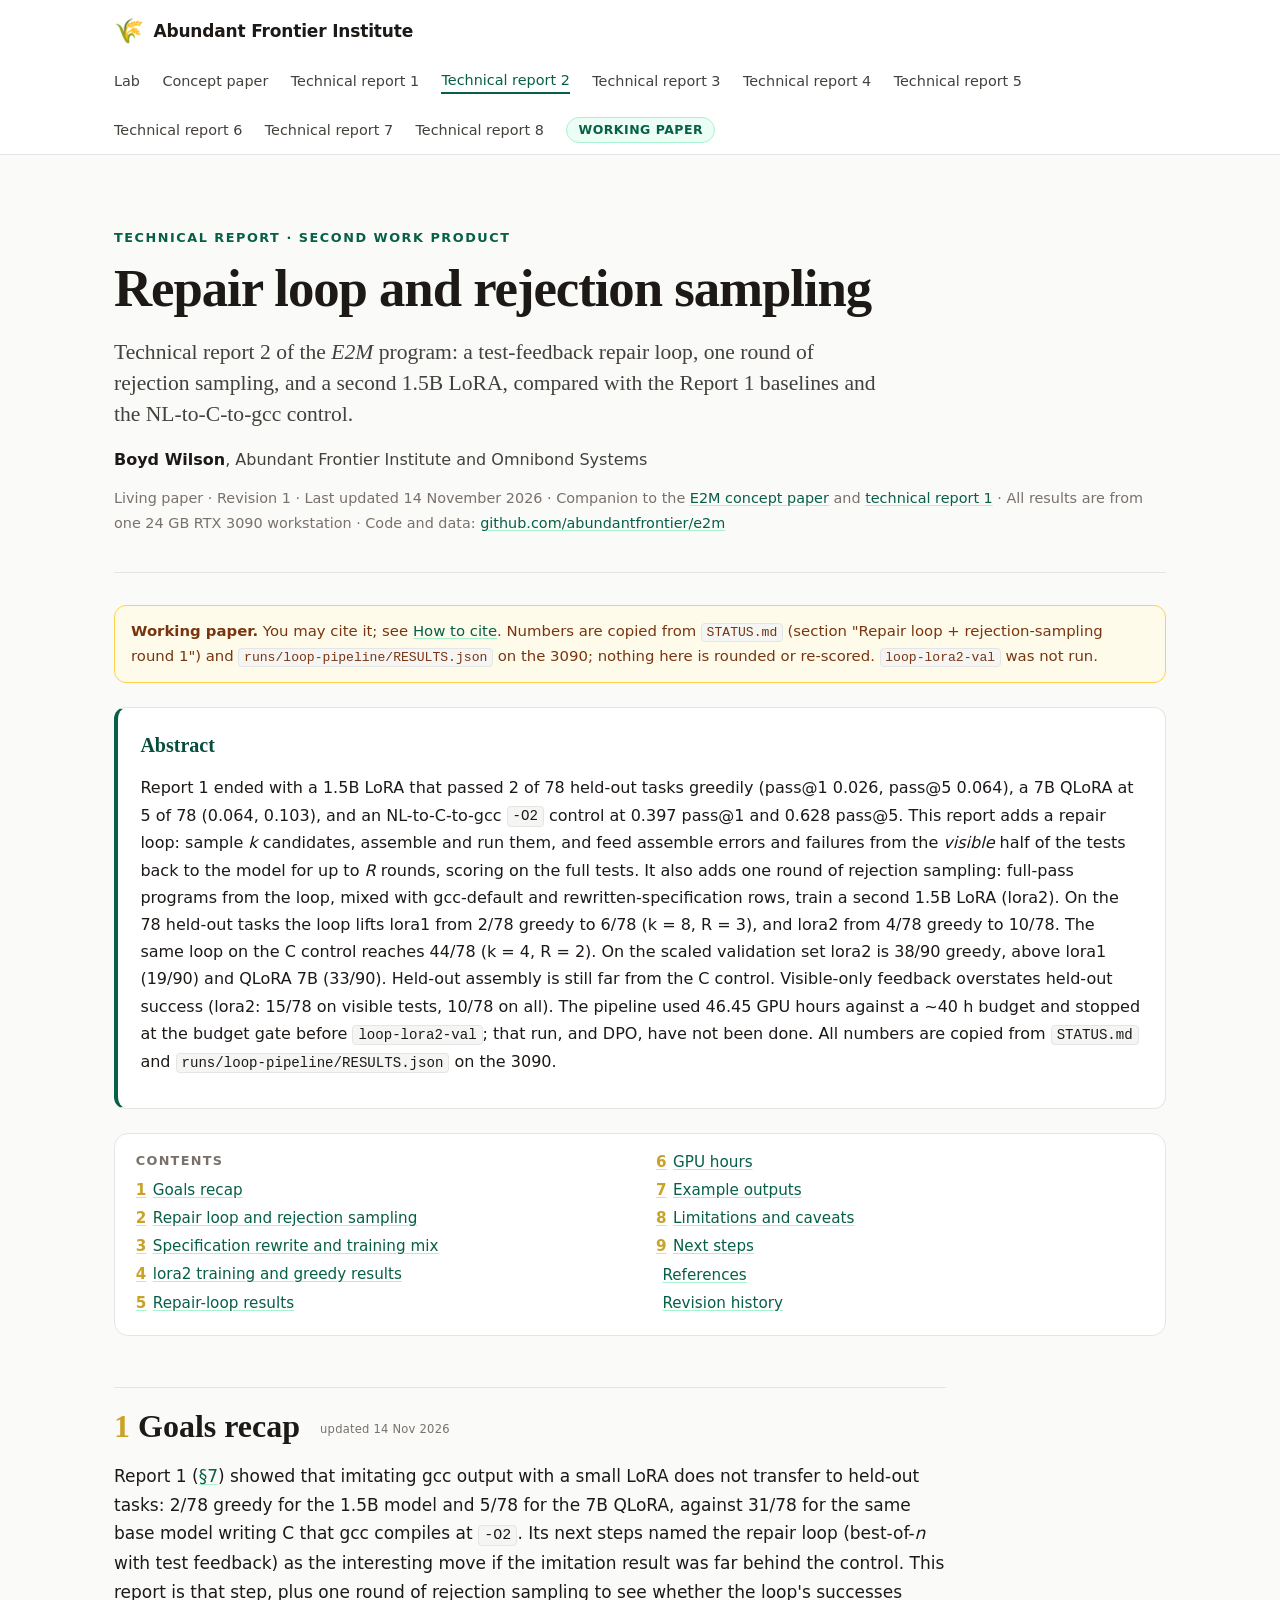
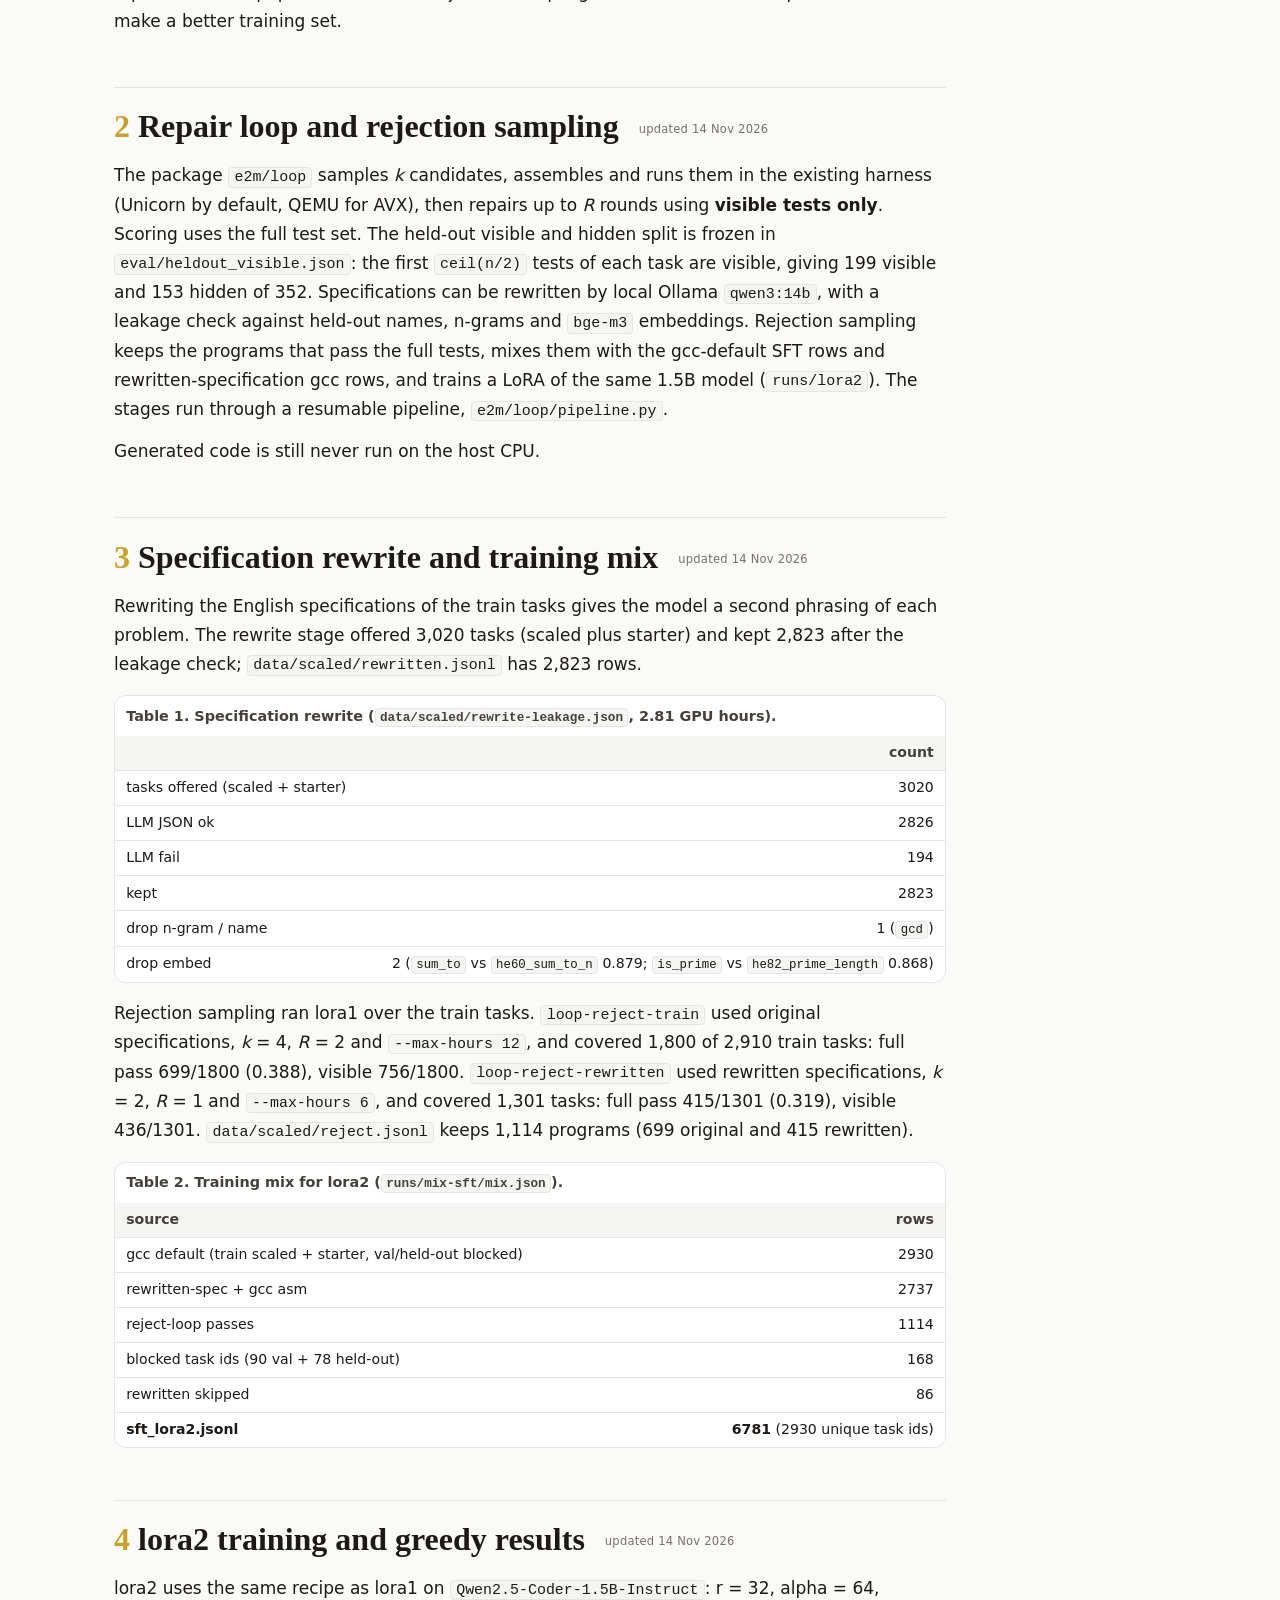
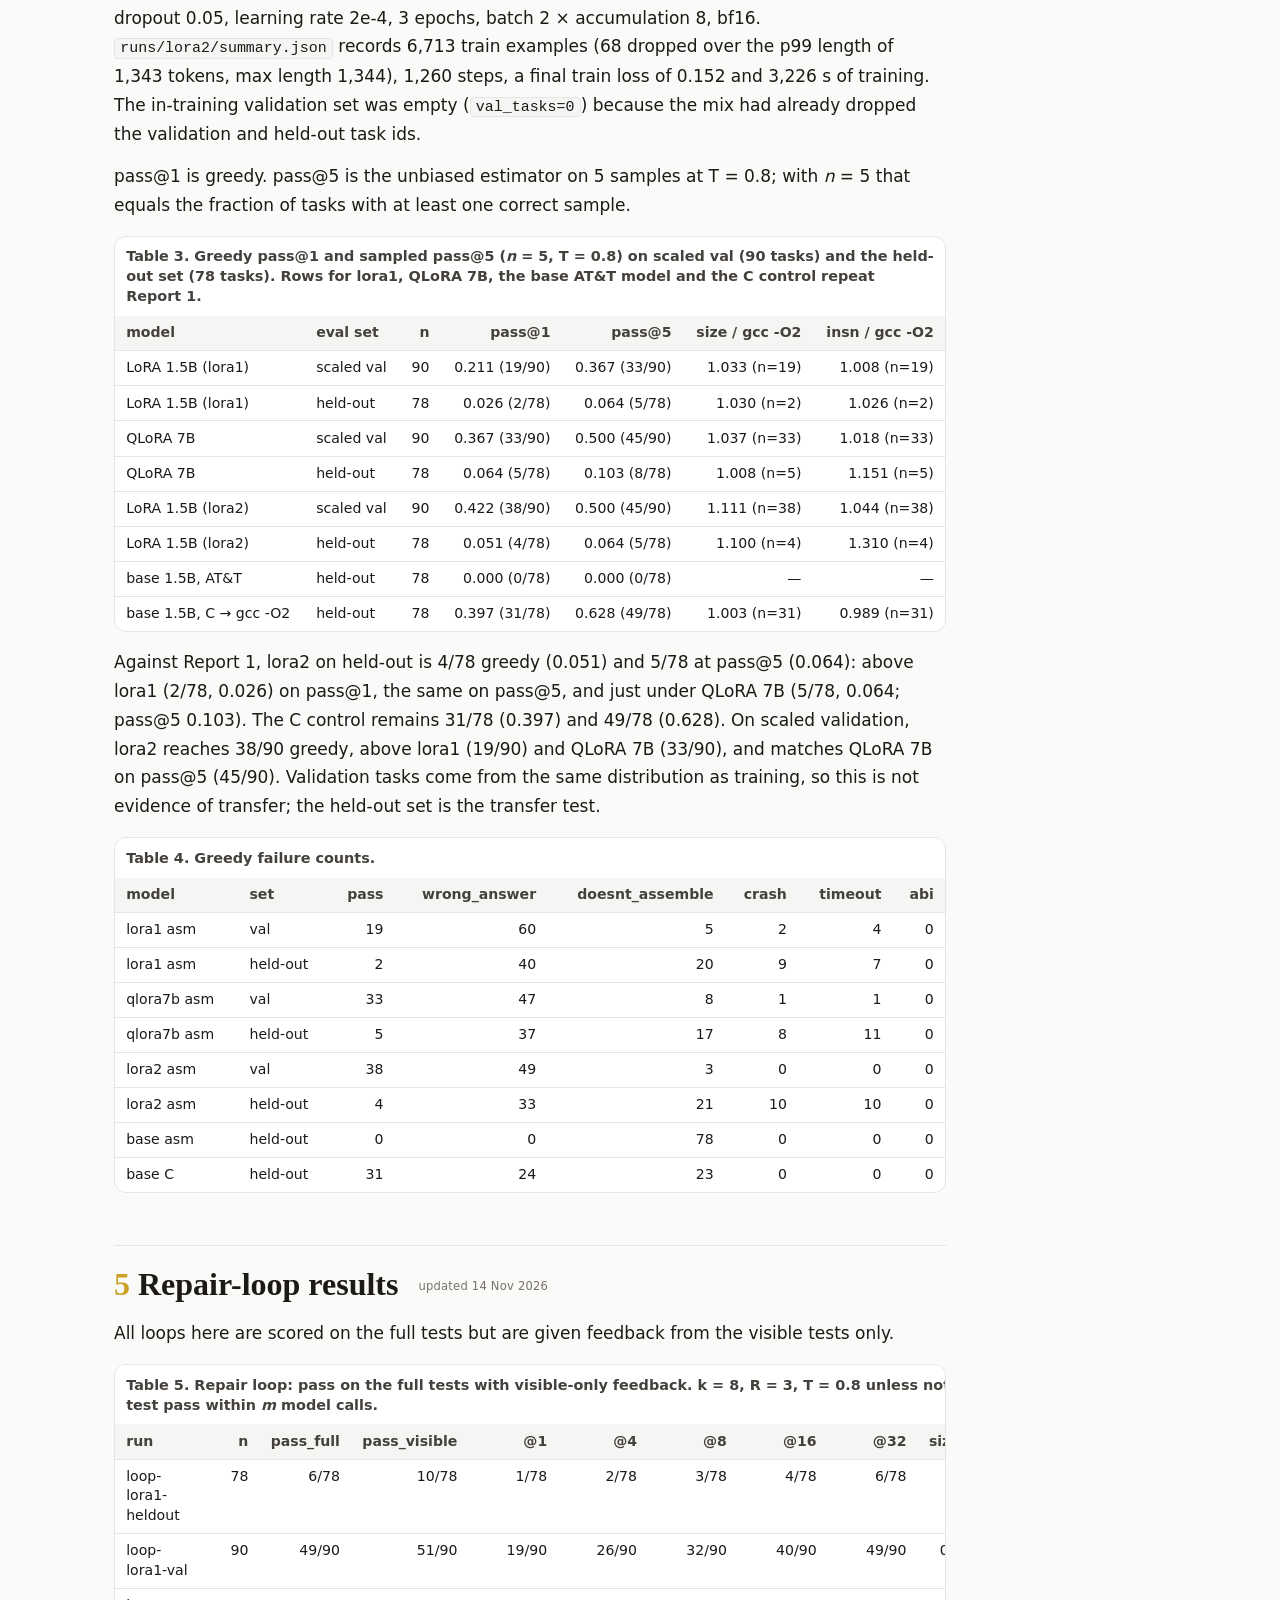
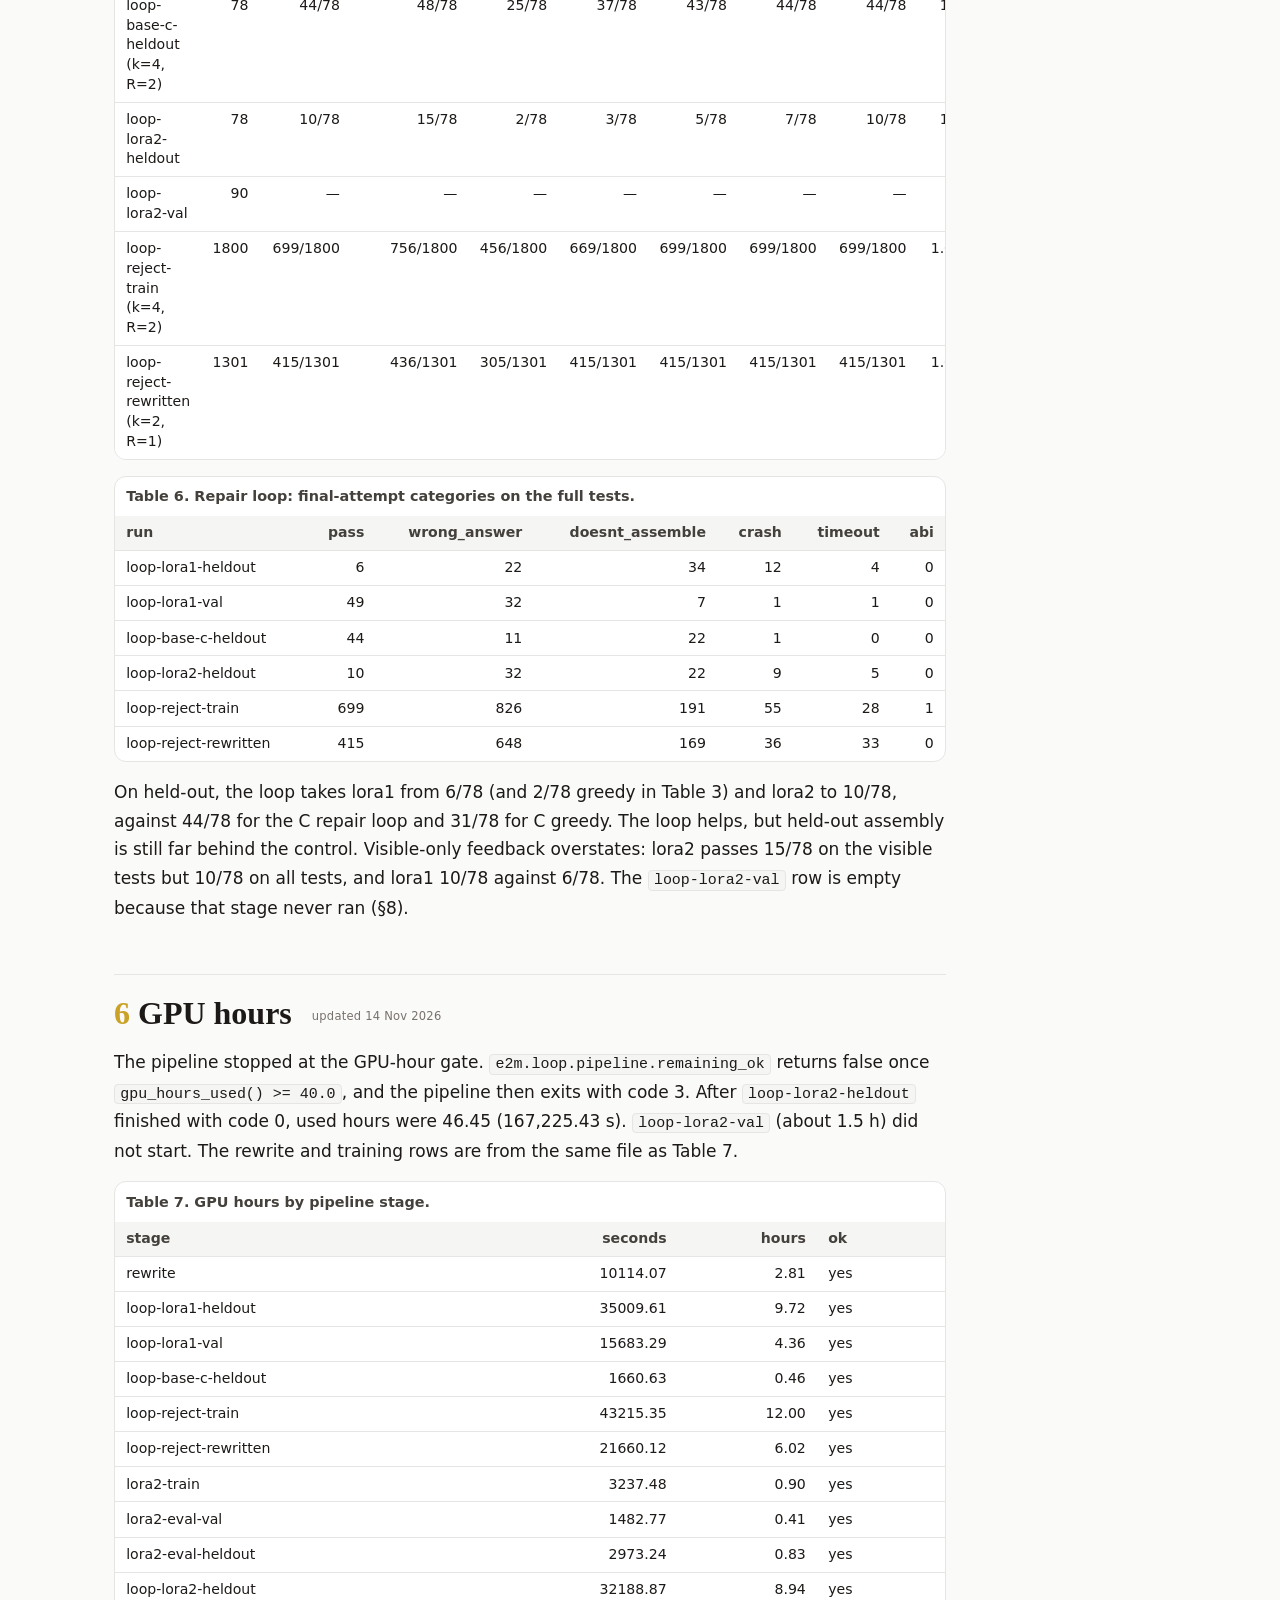
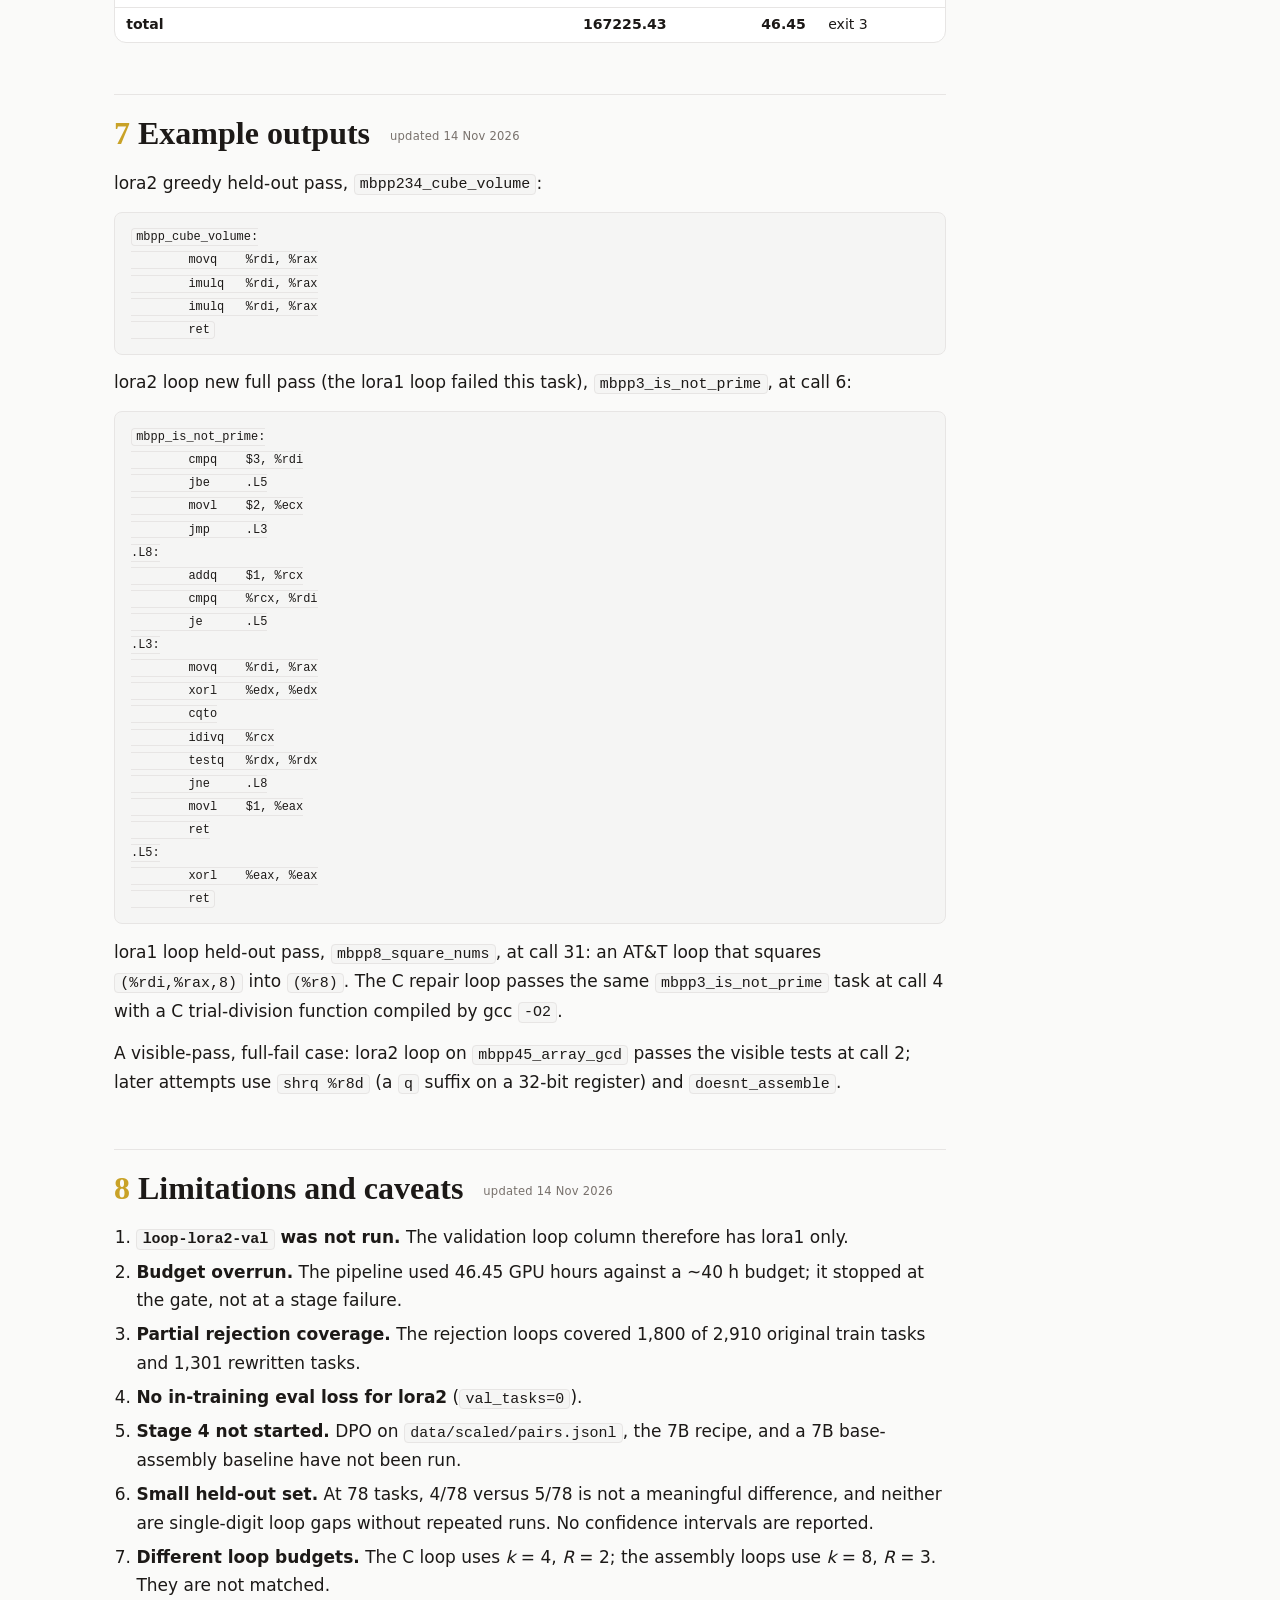
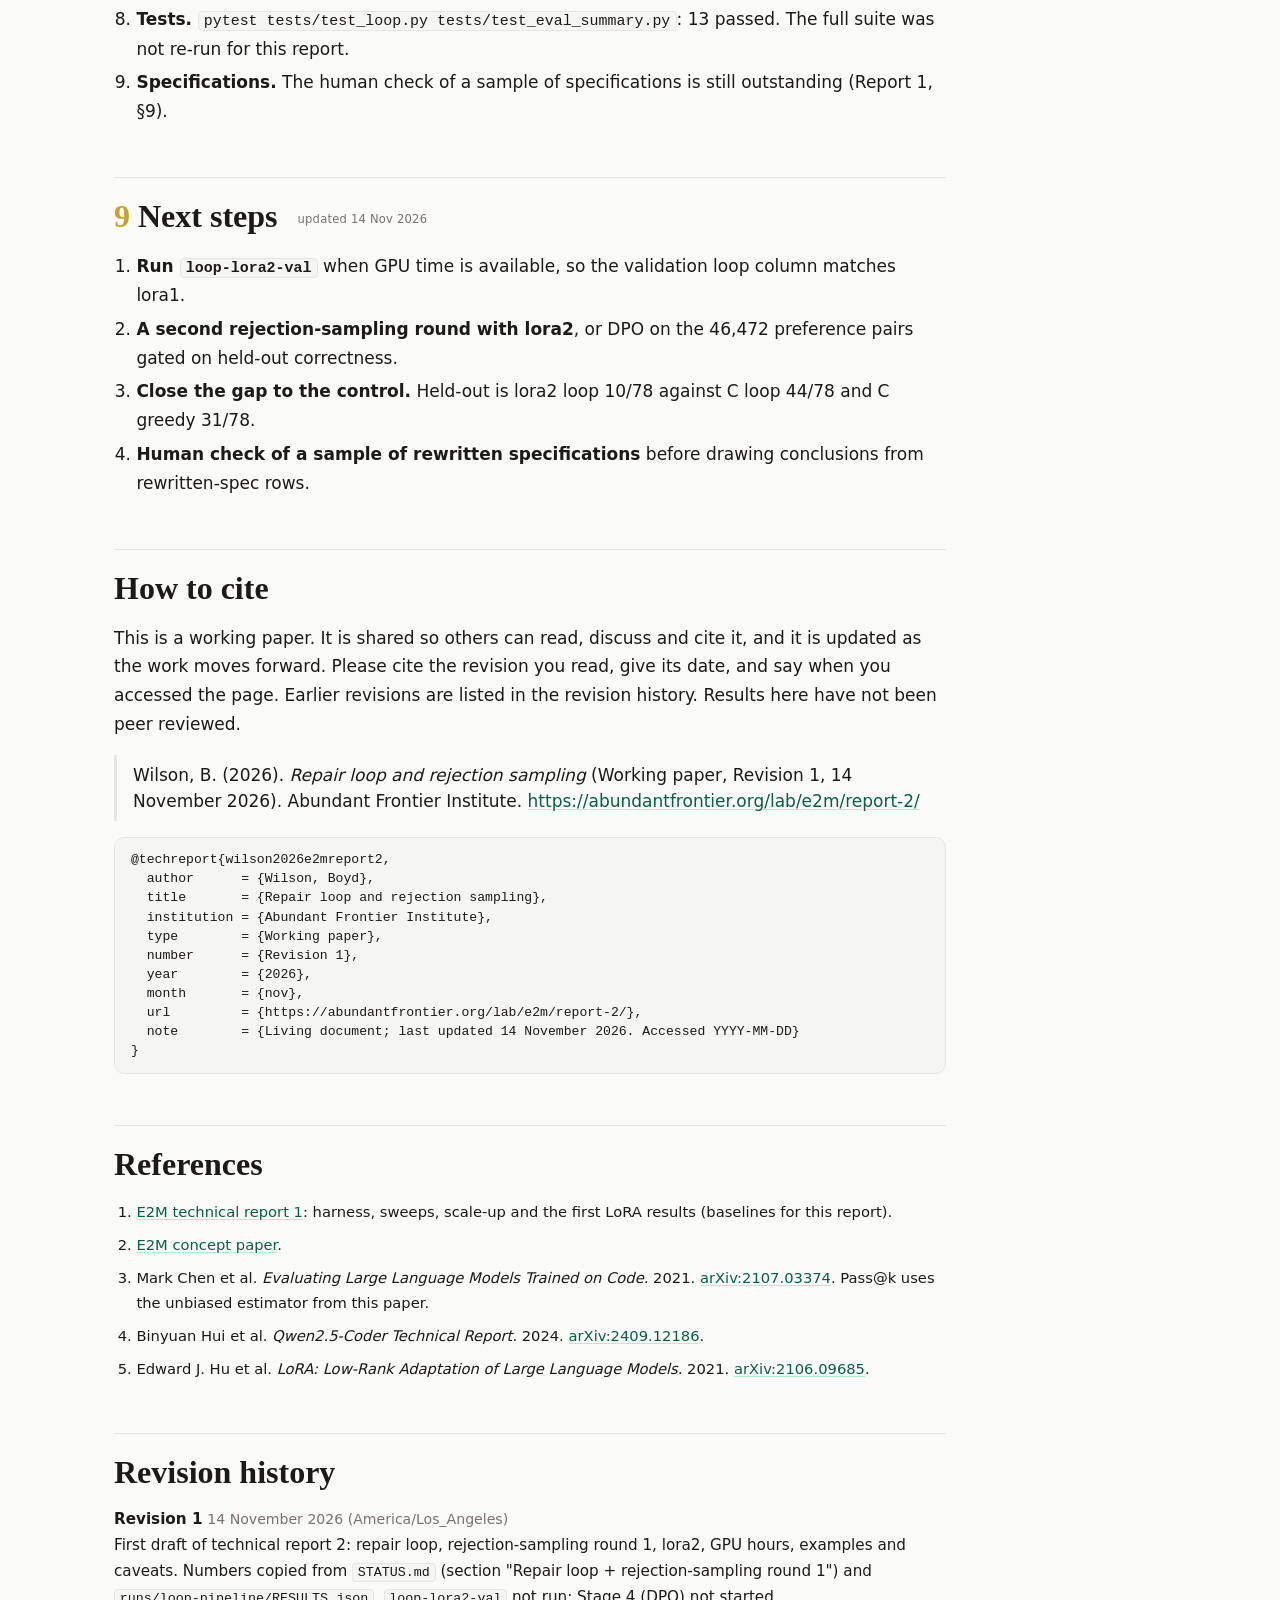
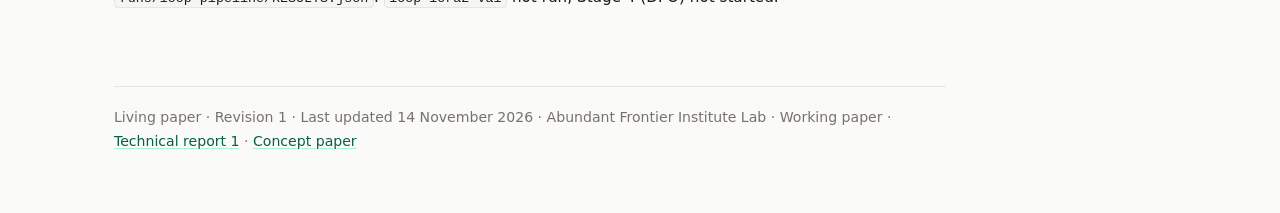
<file: reports/report-2/index.html>
<!DOCTYPE html>
<html lang="en">
<head>
<meta charset="utf-8">
<meta name="viewport" content="width=device-width, initial-scale=1">
<title>E2M technical report 2: repair loop and rejection sampling (living paper) · Abundant Frontier Institute</title>
<meta name="description" content="Living technical report: a visible-test repair loop and one round of rejection sampling for a 1.5B assembly LoRA, scored on held-out tasks.">
<meta name="citation_title" content="Repair loop and rejection sampling">
<meta name="citation_author" content="Wilson, Boyd">
<meta name="citation_publication_date" content="2026/11/14">
<meta name="citation_technical_report_institution" content="Abundant Frontier Institute">
<meta name="citation_technical_report_number" content="Revision 1">
<meta name="citation_public_url" content="https://abundantfrontier.org/lab/e2m/report-2/">
<link rel="stylesheet" href="../style.css">
</head>
<body>
<nav class="nav"><div class="nav-in">
<a class="brand" href="https://abundantfrontier.org/"><span class="e">🌾</span><span>Abundant Frontier Institute</span></a>
<div class="nav-links"><a href="/lab/">Lab</a><a href="../concept/index.html" >Concept paper</a><a href="../report-1/index.html" >Technical report 1</a><a href="../report-2/index.html" class="cur">Technical report 2</a><a href="../report-3/index.html" >Technical report 3</a><a href="../report-4/index.html" >Technical report 4</a><a href="../report-5/index.html" >Technical report 5</a><a href="../report-6/index.html" >Technical report 6</a><a href="../report-7/index.html" >Technical report 7</a><a href="../report-8/index.html" >Technical report 8</a><span class="badge">Working paper</span></div>
</div></nav>
<main class="page">
<header class="title">
<div class="kicker">Technical report · second work product</div>
<h1>Repair loop and rejection sampling</h1>
<p class="sub">Technical report 2 of the <em>E2M</em> program: a test-feedback repair loop, one round of rejection sampling, and a second 1.5B LoRA, compared with the Report 1 baselines and the NL-to-C-to-gcc control.</p>
<p class="byline"><strong>Boyd Wilson</strong>, Abundant Frontier Institute and Omnibond Systems</p>
<p class="meta">Living paper · Revision 1 · Last updated 14 November 2026 · Companion to the <a href="../concept/index.html">E2M concept paper</a> and <a href="../report-1/index.html">technical report 1</a> · All results are from one 24 GB RTX 3090 workstation · Code and data: <a href="https://github.com/abundantfrontier/e2m">github.com/abundantfrontier/e2m</a></p>
</header>

<div class="draftbar"><b>Working paper.</b> You may cite it; see <a href="#cite">How to cite</a>. Numbers are copied from <code>STATUS.md</code> (section "Repair loop + rejection-sampling round 1") and <code>runs/loop-pipeline/RESULTS.json</code> on the 3090; nothing here is rounded or re-scored. <code>loop-lora2-val</code> was not run.</div>

<div class="abstract"><h2>Abstract</h2>
<p>Report 1 ended with a 1.5B LoRA that passed 2 of 78 held-out tasks greedily (pass@1 0.026, pass@5 0.064), a 7B QLoRA at 5 of 78 (0.064, 0.103), and an NL-to-C-to-gcc <code>-O2</code> control at 0.397 pass@1 and 0.628 pass@5. This report adds a repair loop: sample <em>k</em> candidates, assemble and run them, and feed assemble errors and failures from the <em>visible</em> half of the tests back to the model for up to <em>R</em> rounds, scoring on the full tests. It also adds one round of rejection sampling: full-pass programs from the loop, mixed with gcc-default and rewritten-specification rows, train a second 1.5B LoRA (lora2). On the 78 held-out tasks the loop lifts lora1 from 2/78 greedy to 6/78 (k = 8, R = 3), and lora2 from 4/78 greedy to 10/78. The same loop on the C control reaches 44/78 (k = 4, R = 2). On the scaled validation set lora2 is 38/90 greedy, above lora1 (19/90) and QLoRA 7B (33/90). Held-out assembly is still far from the C control. Visible-only feedback overstates held-out success (lora2: 15/78 on visible tests, 10/78 on all). The pipeline used 46.45 GPU hours against a ~40 h budget and stopped at the budget gate before <code>loop-lora2-val</code>; that run, and DPO, have not been done. All numbers are copied from <code>STATUS.md</code> and <code>runs/loop-pipeline/RESULTS.json</code> on the 3090.</p></div>

<nav class="toc" aria-label="Contents"><div class="toc-title">Contents</div><ol>
<li><a href="#s1"><span class="n">1</span>Goals recap</a></li>
<li><a href="#s2"><span class="n">2</span>Repair loop and rejection sampling</a></li>
<li><a href="#s3"><span class="n">3</span>Specification rewrite and training mix</a></li>
<li><a href="#s4"><span class="n">4</span>lora2 training and greedy results</a></li>
<li><a href="#s5"><span class="n">5</span>Repair-loop results</a></li>
<li><a href="#s6"><span class="n">6</span>GPU hours</a></li>
<li><a href="#s7"><span class="n">7</span>Example outputs</a></li>
<li><a href="#s8"><span class="n">8</span>Limitations and caveats</a></li>
<li><a href="#s9"><span class="n">9</span>Next steps</a></li>
<li><a href="#refs"><span class="n"></span>References</a></li>
<li><a href="#revhist"><span class="n"></span>Revision history</a></li>
</ol></nav>

<div class="col">

<h2 id="s1"><span class="n">1</span>Goals recap <span class="upd" title="Section last changed">updated 14 Nov 2026</span></h2>
<p>Report 1 (<a href="../report-1/index.html#s7">§7</a>) showed that imitating gcc output with a small LoRA does not transfer to held-out tasks: 2/78 greedy for the 1.5B model and 5/78 for the 7B QLoRA, against 31/78 for the same base model writing C that gcc compiles at <code>-O2</code>. Its next steps named the repair loop (best-of-<em>n</em> with test feedback) as the interesting move if the imitation result was far behind the control. This report is that step, plus one round of rejection sampling to see whether the loop's successes make a better training set.</p>

<h2 id="s2"><span class="n">2</span>Repair loop and rejection sampling <span class="upd" title="Section last changed">updated 14 Nov 2026</span></h2>
<p>The package <code>e2m/loop</code> samples <em>k</em> candidates, assembles and runs them in the existing harness (Unicorn by default, QEMU for AVX), then repairs up to <em>R</em> rounds using <strong>visible tests only</strong>. Scoring uses the full test set. The held-out visible and hidden split is frozen in <code>eval/heldout_visible.json</code>: the first <code>ceil(n/2)</code> tests of each task are visible, giving 199 visible and 153 hidden of 352. Specifications can be rewritten by local Ollama <code>qwen3:14b</code>, with a leakage check against held-out names, n-grams and <code>bge-m3</code> embeddings. Rejection sampling keeps the programs that pass the full tests, mixes them with the gcc-default SFT rows and rewritten-specification gcc rows, and trains a LoRA of the same 1.5B model (<code>runs/lora2</code>). The stages run through a resumable pipeline, <code>e2m/loop/pipeline.py</code>.</p>
<p>Generated code is still never run on the host CPU.</p>

<h2 id="s3"><span class="n">3</span>Specification rewrite and training mix <span class="upd" title="Section last changed">updated 14 Nov 2026</span></h2>
<p>Rewriting the English specifications of the train tasks gives the model a second phrasing of each problem. The rewrite stage offered 3,020 tasks (scaled plus starter) and kept 2,823 after the leakage check; <code>data/scaled/rewritten.jsonl</code> has 2,823 rows.</p>
<div class="tw"><table><caption>Table 1. Specification rewrite (<code>data/scaled/rewrite-leakage.json</code>, 2.81 GPU hours).</caption>
<thead><tr><th></th><th class="num">count</th></tr></thead><tbody>
<tr><td>tasks offered (scaled + starter)</td><td class="num">3020</td></tr>
<tr><td>LLM JSON ok</td><td class="num">2826</td></tr>
<tr><td>LLM fail</td><td class="num">194</td></tr>
<tr><td>kept</td><td class="num">2823</td></tr>
<tr><td>drop n-gram / name</td><td class="num">1 (<code>gcd</code>)</td></tr>
<tr><td>drop embed</td><td class="num">2 (<code>sum_to</code> vs <code>he60_sum_to_n</code> 0.879; <code>is_prime</code> vs <code>he82_prime_length</code> 0.868)</td></tr>
</tbody></table></div>
<p>Rejection sampling ran lora1 over the train tasks. <code>loop-reject-train</code> used original specifications, <em>k</em> = 4, <em>R</em> = 2 and <code>--max-hours 12</code>, and covered 1,800 of 2,910 train tasks: full pass 699/1800 (0.388), visible 756/1800. <code>loop-reject-rewritten</code> used rewritten specifications, <em>k</em> = 2, <em>R</em> = 1 and <code>--max-hours 6</code>, and covered 1,301 tasks: full pass 415/1301 (0.319), visible 436/1301. <code>data/scaled/reject.jsonl</code> keeps 1,114 programs (699 original and 415 rewritten).</p>
<div class="tw"><table><caption>Table 2. Training mix for lora2 (<code>runs/mix-sft/mix.json</code>).</caption>
<thead><tr><th>source</th><th class="num">rows</th></tr></thead><tbody>
<tr><td>gcc default (train scaled + starter, val/held-out blocked)</td><td class="num">2930</td></tr>
<tr><td>rewritten-spec + gcc asm</td><td class="num">2737</td></tr>
<tr><td>reject-loop passes</td><td class="num">1114</td></tr>
<tr><td>blocked task ids (90 val + 78 held-out)</td><td class="num">168</td></tr>
<tr><td>rewritten skipped</td><td class="num">86</td></tr>
<tr><td><b>sft_lora2.jsonl</b></td><td class="num"><b>6781</b> (2930 unique task ids)</td></tr>
</tbody></table></div>


<h2 id="s4"><span class="n">4</span>lora2 training and greedy results <span class="upd" title="Section last changed">updated 14 Nov 2026</span></h2>
<p>lora2 uses the same recipe as lora1 on <code>Qwen2.5-Coder-1.5B-Instruct</code>: r = 32, alpha = 64, dropout 0.05, learning rate 2e-4, 3 epochs, batch 2 × accumulation 8, bf16. <code>runs/lora2/summary.json</code> records 6,713 train examples (68 dropped over the p99 length of 1,343 tokens, max length 1,344), 1,260 steps, a final train loss of 0.152 and 3,226 s of training. The in-training validation set was empty (<code>val_tasks=0</code>) because the mix had already dropped the validation and held-out task ids.</p>
<p>pass@1 is greedy. pass@5 is the unbiased estimator on 5 samples at T = 0.8; with <em>n</em> = 5 that equals the fraction of tasks with at least one correct sample.</p>
<div class="tw"><table><caption>Table 3. Greedy pass@1 and sampled pass@5 (<em>n</em> = 5, T = 0.8) on scaled val (90 tasks) and the held-out set (78 tasks). Rows for lora1, QLoRA 7B, the base AT&amp;T model and the C control repeat Report 1.</caption>
<thead><tr><th>model</th><th>eval set</th><th class="num">n</th><th class="num">pass@1</th><th class="num">pass@5</th><th class="num">size / gcc -O2</th><th class="num">insn / gcc -O2</th></tr></thead><tbody>
<tr><td>LoRA 1.5B (lora1)</td><td>scaled val</td><td class="num">90</td><td class="num">0.211 (19/90)</td><td class="num">0.367 (33/90)</td><td class="num">1.033 (n=19)</td><td class="num">1.008 (n=19)</td></tr>
<tr><td>LoRA 1.5B (lora1)</td><td>held-out</td><td class="num">78</td><td class="num">0.026 (2/78)</td><td class="num">0.064 (5/78)</td><td class="num">1.030 (n=2)</td><td class="num">1.026 (n=2)</td></tr>
<tr><td>QLoRA 7B</td><td>scaled val</td><td class="num">90</td><td class="num">0.367 (33/90)</td><td class="num">0.500 (45/90)</td><td class="num">1.037 (n=33)</td><td class="num">1.018 (n=33)</td></tr>
<tr><td>QLoRA 7B</td><td>held-out</td><td class="num">78</td><td class="num">0.064 (5/78)</td><td class="num">0.103 (8/78)</td><td class="num">1.008 (n=5)</td><td class="num">1.151 (n=5)</td></tr>
<tr><td>LoRA 1.5B (lora2)</td><td>scaled val</td><td class="num">90</td><td class="num">0.422 (38/90)</td><td class="num">0.500 (45/90)</td><td class="num">1.111 (n=38)</td><td class="num">1.044 (n=38)</td></tr>
<tr><td>LoRA 1.5B (lora2)</td><td>held-out</td><td class="num">78</td><td class="num">0.051 (4/78)</td><td class="num">0.064 (5/78)</td><td class="num">1.100 (n=4)</td><td class="num">1.310 (n=4)</td></tr>
<tr><td>base 1.5B, AT&amp;T</td><td>held-out</td><td class="num">78</td><td class="num">0.000 (0/78)</td><td class="num">0.000 (0/78)</td><td class="num">—</td><td class="num">—</td></tr>
<tr><td>base 1.5B, C → gcc -O2</td><td>held-out</td><td class="num">78</td><td class="num">0.397 (31/78)</td><td class="num">0.628 (49/78)</td><td class="num">1.003 (n=31)</td><td class="num">0.989 (n=31)</td></tr>
</tbody></table></div>
<p>Against Report 1, lora2 on held-out is 4/78 greedy (0.051) and 5/78 at pass@5 (0.064): above lora1 (2/78, 0.026) on pass@1, the same on pass@5, and just under QLoRA 7B (5/78, 0.064; pass@5 0.103). The C control remains 31/78 (0.397) and 49/78 (0.628). On scaled validation, lora2 reaches 38/90 greedy, above lora1 (19/90) and QLoRA 7B (33/90), and matches QLoRA 7B on pass@5 (45/90). Validation tasks come from the same distribution as training, so this is not evidence of transfer; the held-out set is the transfer test.</p>
<div class="tw"><table><caption>Table 4. Greedy failure counts.</caption>
<thead><tr><th>model</th><th>set</th><th class="num">pass</th><th class="num">wrong_answer</th><th class="num">doesnt_assemble</th><th class="num">crash</th><th class="num">timeout</th><th class="num">abi</th></tr></thead><tbody>
<tr><td>lora1 asm</td><td>val</td><td class="num">19</td><td class="num">60</td><td class="num">5</td><td class="num">2</td><td class="num">4</td><td class="num">0</td></tr>
<tr><td>lora1 asm</td><td>held-out</td><td class="num">2</td><td class="num">40</td><td class="num">20</td><td class="num">9</td><td class="num">7</td><td class="num">0</td></tr>
<tr><td>qlora7b asm</td><td>val</td><td class="num">33</td><td class="num">47</td><td class="num">8</td><td class="num">1</td><td class="num">1</td><td class="num">0</td></tr>
<tr><td>qlora7b asm</td><td>held-out</td><td class="num">5</td><td class="num">37</td><td class="num">17</td><td class="num">8</td><td class="num">11</td><td class="num">0</td></tr>
<tr><td>lora2 asm</td><td>val</td><td class="num">38</td><td class="num">49</td><td class="num">3</td><td class="num">0</td><td class="num">0</td><td class="num">0</td></tr>
<tr><td>lora2 asm</td><td>held-out</td><td class="num">4</td><td class="num">33</td><td class="num">21</td><td class="num">10</td><td class="num">10</td><td class="num">0</td></tr>
<tr><td>base asm</td><td>held-out</td><td class="num">0</td><td class="num">0</td><td class="num">78</td><td class="num">0</td><td class="num">0</td><td class="num">0</td></tr>
<tr><td>base C</td><td>held-out</td><td class="num">31</td><td class="num">24</td><td class="num">23</td><td class="num">0</td><td class="num">0</td><td class="num">0</td></tr>
</tbody></table></div>


<h2 id="s5"><span class="n">5</span>Repair-loop results <span class="upd" title="Section last changed">updated 14 Nov 2026</span></h2>
<p>All loops here are scored on the full tests but are given feedback from the visible tests only.</p>
<div class="tw"><table><caption>Table 5. Repair loop: pass on the full tests with visible-only feedback. k = 8, R = 3, T = 0.8 unless noted. @<em>m</em> is the first full-test pass within <em>m</em> model calls.</caption>
<thead><tr><th>run</th><th class="num">n</th><th class="num">pass_full</th><th class="num">pass_visible</th><th class="num">@1</th><th class="num">@4</th><th class="num">@8</th><th class="num">@16</th><th class="num">@32</th><th class="num">size / gcc -O2</th><th class="num">insn / gcc -O2</th></tr></thead><tbody>
<tr><td>loop-lora1-heldout</td><td class="num">78</td><td class="num">6/78</td><td class="num">10/78</td><td class="num">1/78</td><td class="num">2/78</td><td class="num">3/78</td><td class="num">4/78</td><td class="num">6/78</td><td class="num">1.241 (n=6)</td><td class="num">1.117 (n=6)</td></tr>
<tr><td>loop-lora1-val</td><td class="num">90</td><td class="num">49/90</td><td class="num">51/90</td><td class="num">19/90</td><td class="num">26/90</td><td class="num">32/90</td><td class="num">40/90</td><td class="num">49/90</td><td class="num">0.916 (n=49)</td><td class="num">1.509 (n=49)</td></tr>
<tr><td>loop-base-c-heldout (k=4, R=2)</td><td class="num">78</td><td class="num">44/78</td><td class="num">48/78</td><td class="num">25/78</td><td class="num">37/78</td><td class="num">43/78</td><td class="num">44/78</td><td class="num">44/78</td><td class="num">1.093 (n=44)</td><td class="num">1.028 (n=44)</td></tr>
<tr><td>loop-lora2-heldout</td><td class="num">78</td><td class="num">10/78</td><td class="num">15/78</td><td class="num">2/78</td><td class="num">3/78</td><td class="num">5/78</td><td class="num">7/78</td><td class="num">10/78</td><td class="num">1.007 (n=10)</td><td class="num">1.128 (n=10)</td></tr>
<tr><td>loop-lora2-val</td><td class="num">90</td><td class="num">—</td><td class="num">—</td><td class="num">—</td><td class="num">—</td><td class="num">—</td><td class="num">—</td><td class="num">—</td><td class="num">—</td><td class="num">—</td></tr>
<tr><td>loop-reject-train (k=4, R=2)</td><td class="num">1800</td><td class="num">699/1800</td><td class="num">756/1800</td><td class="num">456/1800</td><td class="num">669/1800</td><td class="num">699/1800</td><td class="num">699/1800</td><td class="num">699/1800</td><td class="num">1.033 (n=699)</td><td class="num">1.066 (n=699)</td></tr>
<tr><td>loop-reject-rewritten (k=2, R=1)</td><td class="num">1301</td><td class="num">415/1301</td><td class="num">436/1301</td><td class="num">305/1301</td><td class="num">415/1301</td><td class="num">415/1301</td><td class="num">415/1301</td><td class="num">415/1301</td><td class="num">1.061 (n=415)</td><td class="num">1.065 (n=415)</td></tr>
</tbody></table></div>
<div class="tw"><table><caption>Table 6. Repair loop: final-attempt categories on the full tests.</caption>
<thead><tr><th>run</th><th class="num">pass</th><th class="num">wrong_answer</th><th class="num">doesnt_assemble</th><th class="num">crash</th><th class="num">timeout</th><th class="num">abi</th></tr></thead><tbody>
<tr><td>loop-lora1-heldout</td><td class="num">6</td><td class="num">22</td><td class="num">34</td><td class="num">12</td><td class="num">4</td><td class="num">0</td></tr>
<tr><td>loop-lora1-val</td><td class="num">49</td><td class="num">32</td><td class="num">7</td><td class="num">1</td><td class="num">1</td><td class="num">0</td></tr>
<tr><td>loop-base-c-heldout</td><td class="num">44</td><td class="num">11</td><td class="num">22</td><td class="num">1</td><td class="num">0</td><td class="num">0</td></tr>
<tr><td>loop-lora2-heldout</td><td class="num">10</td><td class="num">32</td><td class="num">22</td><td class="num">9</td><td class="num">5</td><td class="num">0</td></tr>
<tr><td>loop-reject-train</td><td class="num">699</td><td class="num">826</td><td class="num">191</td><td class="num">55</td><td class="num">28</td><td class="num">1</td></tr>
<tr><td>loop-reject-rewritten</td><td class="num">415</td><td class="num">648</td><td class="num">169</td><td class="num">36</td><td class="num">33</td><td class="num">0</td></tr>
</tbody></table></div>
<p>On held-out, the loop takes lora1 from 6/78 (and 2/78 greedy in Table 3) and lora2 to 10/78, against 44/78 for the C repair loop and 31/78 for C greedy. The loop helps, but held-out assembly is still far behind the control. Visible-only feedback overstates: lora2 passes 15/78 on the visible tests but 10/78 on all tests, and lora1 10/78 against 6/78. The <code>loop-lora2-val</code> row is empty because that stage never ran (§8).</p>

<h2 id="s6"><span class="n">6</span>GPU hours <span class="upd" title="Section last changed">updated 14 Nov 2026</span></h2>
<p>The pipeline stopped at the GPU-hour gate. <code>e2m.loop.pipeline.remaining_ok</code> returns false once <code>gpu_hours_used() &gt;= 40.0</code>, and the pipeline then exits with code 3. After <code>loop-lora2-heldout</code> finished with code 0, used hours were 46.45 (167,225.43 s). <code>loop-lora2-val</code> (about 1.5 h) did not start. The rewrite and training rows are from the same file as Table 7.</p>
<div class="tw"><table><caption>Table 7. GPU hours by pipeline stage.</caption>
<thead><tr><th>stage</th><th class="num">seconds</th><th class="num">hours</th><th>ok</th></tr></thead><tbody>
<tr><td>rewrite</td><td class="num">10114.07</td><td class="num">2.81</td><td>yes</td></tr>
<tr><td>loop-lora1-heldout</td><td class="num">35009.61</td><td class="num">9.72</td><td>yes</td></tr>
<tr><td>loop-lora1-val</td><td class="num">15683.29</td><td class="num">4.36</td><td>yes</td></tr>
<tr><td>loop-base-c-heldout</td><td class="num">1660.63</td><td class="num">0.46</td><td>yes</td></tr>
<tr><td>loop-reject-train</td><td class="num">43215.35</td><td class="num">12.00</td><td>yes</td></tr>
<tr><td>loop-reject-rewritten</td><td class="num">21660.12</td><td class="num">6.02</td><td>yes</td></tr>
<tr><td>lora2-train</td><td class="num">3237.48</td><td class="num">0.90</td><td>yes</td></tr>
<tr><td>lora2-eval-val</td><td class="num">1482.77</td><td class="num">0.41</td><td>yes</td></tr>
<tr><td>lora2-eval-heldout</td><td class="num">2973.24</td><td class="num">0.83</td><td>yes</td></tr>
<tr><td>loop-lora2-heldout</td><td class="num">32188.87</td><td class="num">8.94</td><td>yes</td></tr>
<tr><td><b>total</b></td><td class="num"><b>167225.43</b></td><td class="num"><b>46.45</b></td><td>exit 3</td></tr>
</tbody></table></div>


<h2 id="s7"><span class="n">7</span>Example outputs <span class="upd" title="Section last changed">updated 14 Nov 2026</span></h2>
<p>lora2 greedy held-out pass, <code>mbpp234_cube_volume</code>:</p>
<pre style="font-size:.85rem;overflow:auto;background:#f5f5f4;border:1px solid var(--line);border-radius:8px;padding:.8rem 1rem"><code>mbpp_cube_volume:
	movq	%rdi, %rax
	imulq	%rdi, %rax
	imulq	%rdi, %rax
	ret</code></pre>
<p>lora2 loop new full pass (the lora1 loop failed this task), <code>mbpp3_is_not_prime</code>, at call 6:</p>
<pre style="font-size:.85rem;overflow:auto;background:#f5f5f4;border:1px solid var(--line);border-radius:8px;padding:.8rem 1rem"><code>mbpp_is_not_prime:
	cmpq	$3, %rdi
	jbe	.L5
	movl	$2, %ecx
	jmp	.L3
.L8:
	addq	$1, %rcx
	cmpq	%rcx, %rdi
	je	.L5
.L3:
	movq	%rdi, %rax
	xorl	%edx, %edx
	cqto
	idivq	%rcx
	testq	%rdx, %rdx
	jne	.L8
	movl	$1, %eax
	ret
.L5:
	xorl	%eax, %eax
	ret</code></pre>
<p>lora1 loop held-out pass, <code>mbpp8_square_nums</code>, at call 31: an AT&amp;T loop that squares <code>(%rdi,%rax,8)</code> into <code>(%r8)</code>. The C repair loop passes the same <code>mbpp3_is_not_prime</code> task at call 4 with a C trial-division function compiled by gcc <code>-O2</code>.</p>
<p>A visible-pass, full-fail case: lora2 loop on <code>mbpp45_array_gcd</code> passes the visible tests at call 2; later attempts use <code>shrq %r8d</code> (a <code>q</code> suffix on a 32-bit register) and <code>doesnt_assemble</code>.</p>

<h2 id="s8"><span class="n">8</span>Limitations and caveats <span class="upd" title="Section last changed">updated 14 Nov 2026</span></h2>
<ol>
<li><strong><code>loop-lora2-val</code> was not run.</strong> The validation loop column therefore has lora1 only.</li>
<li><strong>Budget overrun.</strong> The pipeline used 46.45 GPU hours against a ~40 h budget; it stopped at the gate, not at a stage failure.</li>
<li><strong>Partial rejection coverage.</strong> The rejection loops covered 1,800 of 2,910 original train tasks and 1,301 rewritten tasks.</li>
<li><strong>No in-training eval loss for lora2</strong> (<code>val_tasks=0</code>).</li>
<li><strong>Stage 4 not started.</strong> DPO on <code>data/scaled/pairs.jsonl</code>, the 7B recipe, and a 7B base-assembly baseline have not been run.</li>
<li><strong>Small held-out set.</strong> At 78 tasks, 4/78 versus 5/78 is not a meaningful difference, and neither are single-digit loop gaps without repeated runs. No confidence intervals are reported.</li>
<li><strong>Different loop budgets.</strong> The C loop uses <em>k</em> = 4, <em>R</em> = 2; the assembly loops use <em>k</em> = 8, <em>R</em> = 3. They are not matched.</li>
<li><strong>Tests.</strong> <code>pytest tests/test_loop.py tests/test_eval_summary.py</code>: 13 passed. The full suite was not re-run for this report.</li>
<li><strong>Specifications.</strong> The human check of a sample of specifications is still outstanding (Report 1, §9).</li>
</ol>

<h2 id="s9"><span class="n">9</span>Next steps <span class="upd" title="Section last changed">updated 14 Nov 2026</span></h2>
<ol>
<li><strong>Run <code>loop-lora2-val</code></strong> when GPU time is available, so the validation loop column matches lora1.</li>
<li><strong>A second rejection-sampling round with lora2</strong>, or DPO on the 46,472 preference pairs gated on held-out correctness.</li>
<li><strong>Close the gap to the control.</strong> Held-out is lora2 loop 10/78 against C loop 44/78 and C greedy 31/78.</li>
<li><strong>Human check of a sample of rewritten specifications</strong> before drawing conclusions from rewritten-spec rows.</li>
</ol>

<h2 id="cite">How to cite</h2>
<p>This is a working paper. It is shared so others can read, discuss and cite it, and it is updated as the work moves forward. Please cite the revision you read, give its date, and say when you accessed the page. Earlier revisions are listed in the revision history. Results here have not been peer reviewed.</p>
<p class="cite-ref">Wilson, B. (2026). <em>Repair loop and rejection sampling</em> (Working paper, Revision 1, 14 November 2026). Abundant Frontier Institute. <a href="https://abundantfrontier.org/lab/e2m/report-2/">https://abundantfrontier.org/lab/e2m/report-2/</a></p>
<pre class="cite-bib"><code>@techreport{wilson2026e2mreport2,
  author      = {Wilson, Boyd},
  title       = {Repair loop and rejection sampling},
  institution = {Abundant Frontier Institute},
  type        = {Working paper},
  number      = {Revision 1},
  year        = {2026},
  month       = {nov},
  url         = {https://abundantfrontier.org/lab/e2m/report-2/},
  note        = {Living document; last updated 14 November 2026. Accessed YYYY-MM-DD}
}</code></pre>

<h2 id="refs">References</h2>
<ol class="refs">
<li><a href="../report-1/index.html">E2M technical report 1</a>: harness, sweeps, scale-up and the first LoRA results (baselines for this report).</li>
<li><a href="../concept/index.html">E2M concept paper</a>.</li>
<li>Mark Chen et al. <em>Evaluating Large Language Models Trained on Code.</em> 2021. <a href="https://arxiv.org/abs/2107.03374">arXiv:2107.03374</a>. Pass@k uses the unbiased estimator from this paper.</li>
<li>Binyuan Hui et al. <em>Qwen2.5-Coder Technical Report.</em> 2024. <a href="https://arxiv.org/abs/2409.12186">arXiv:2409.12186</a>.</li>
<li>Edward J. Hu et al. <em>LoRA: Low-Rank Adaptation of Large Language Models.</em> 2021. <a href="https://arxiv.org/abs/2106.09685">arXiv:2106.09685</a>.</li>
</ol>

<section class="revhist" id="revhist">
<h2>Revision history</h2>
<ol>
<li><b>Revision 1</b> <span class="when">14 November 2026 (America/Los_Angeles)</span><br>First draft of technical report 2: repair loop, rejection-sampling round 1, lora2, GPU hours, examples and caveats. Numbers copied from <code>STATUS.md</code> (section "Repair loop + rejection-sampling round 1") and <code>runs/loop-pipeline/RESULTS.json</code>. <code>loop-lora2-val</code> not run; Stage 4 (DPO) not started.</li>
</ol>
</section>

<footer>Living paper · Revision 1 · Last updated 14 November 2026 · Abundant Frontier Institute Lab · Working paper · <a href="../report-1/index.html">Technical report 1</a> · <a href="../concept/index.html">Concept paper</a></footer>
</div>
</main>
</body>
</html>
</file>
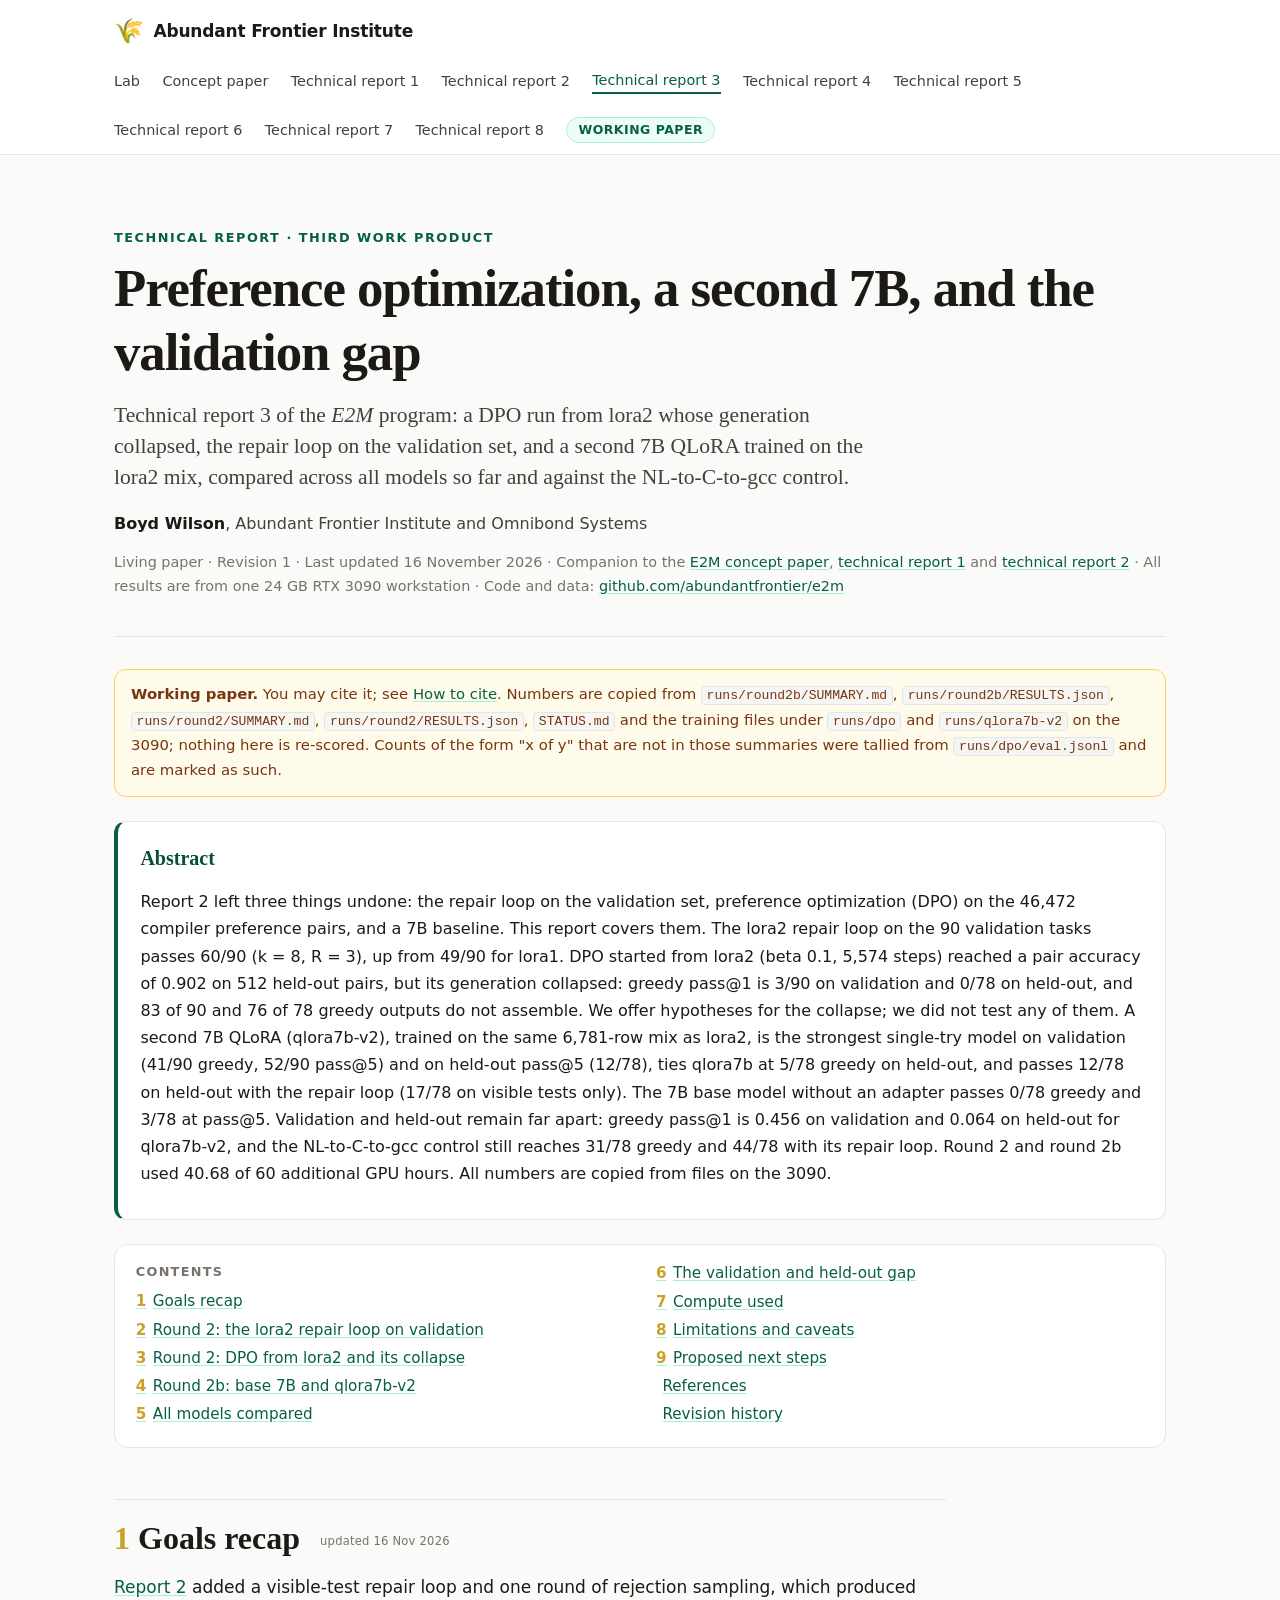
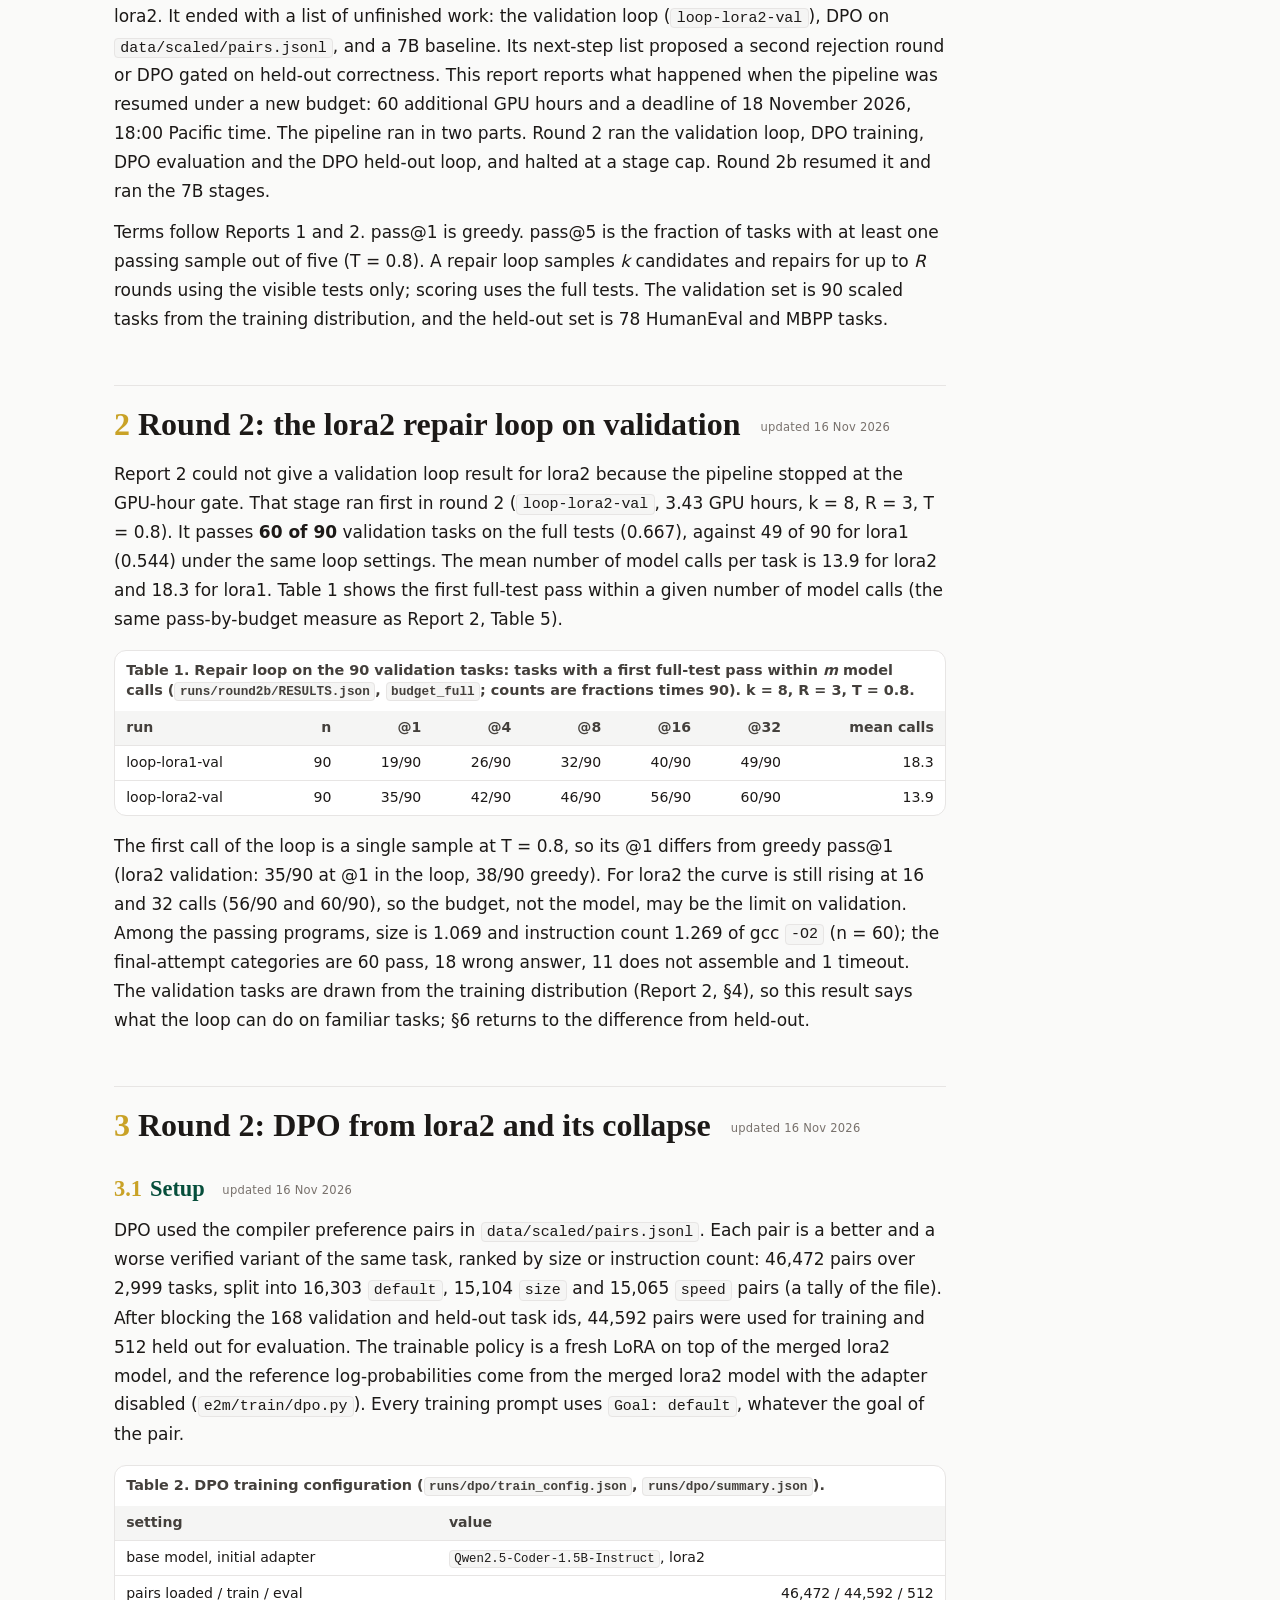
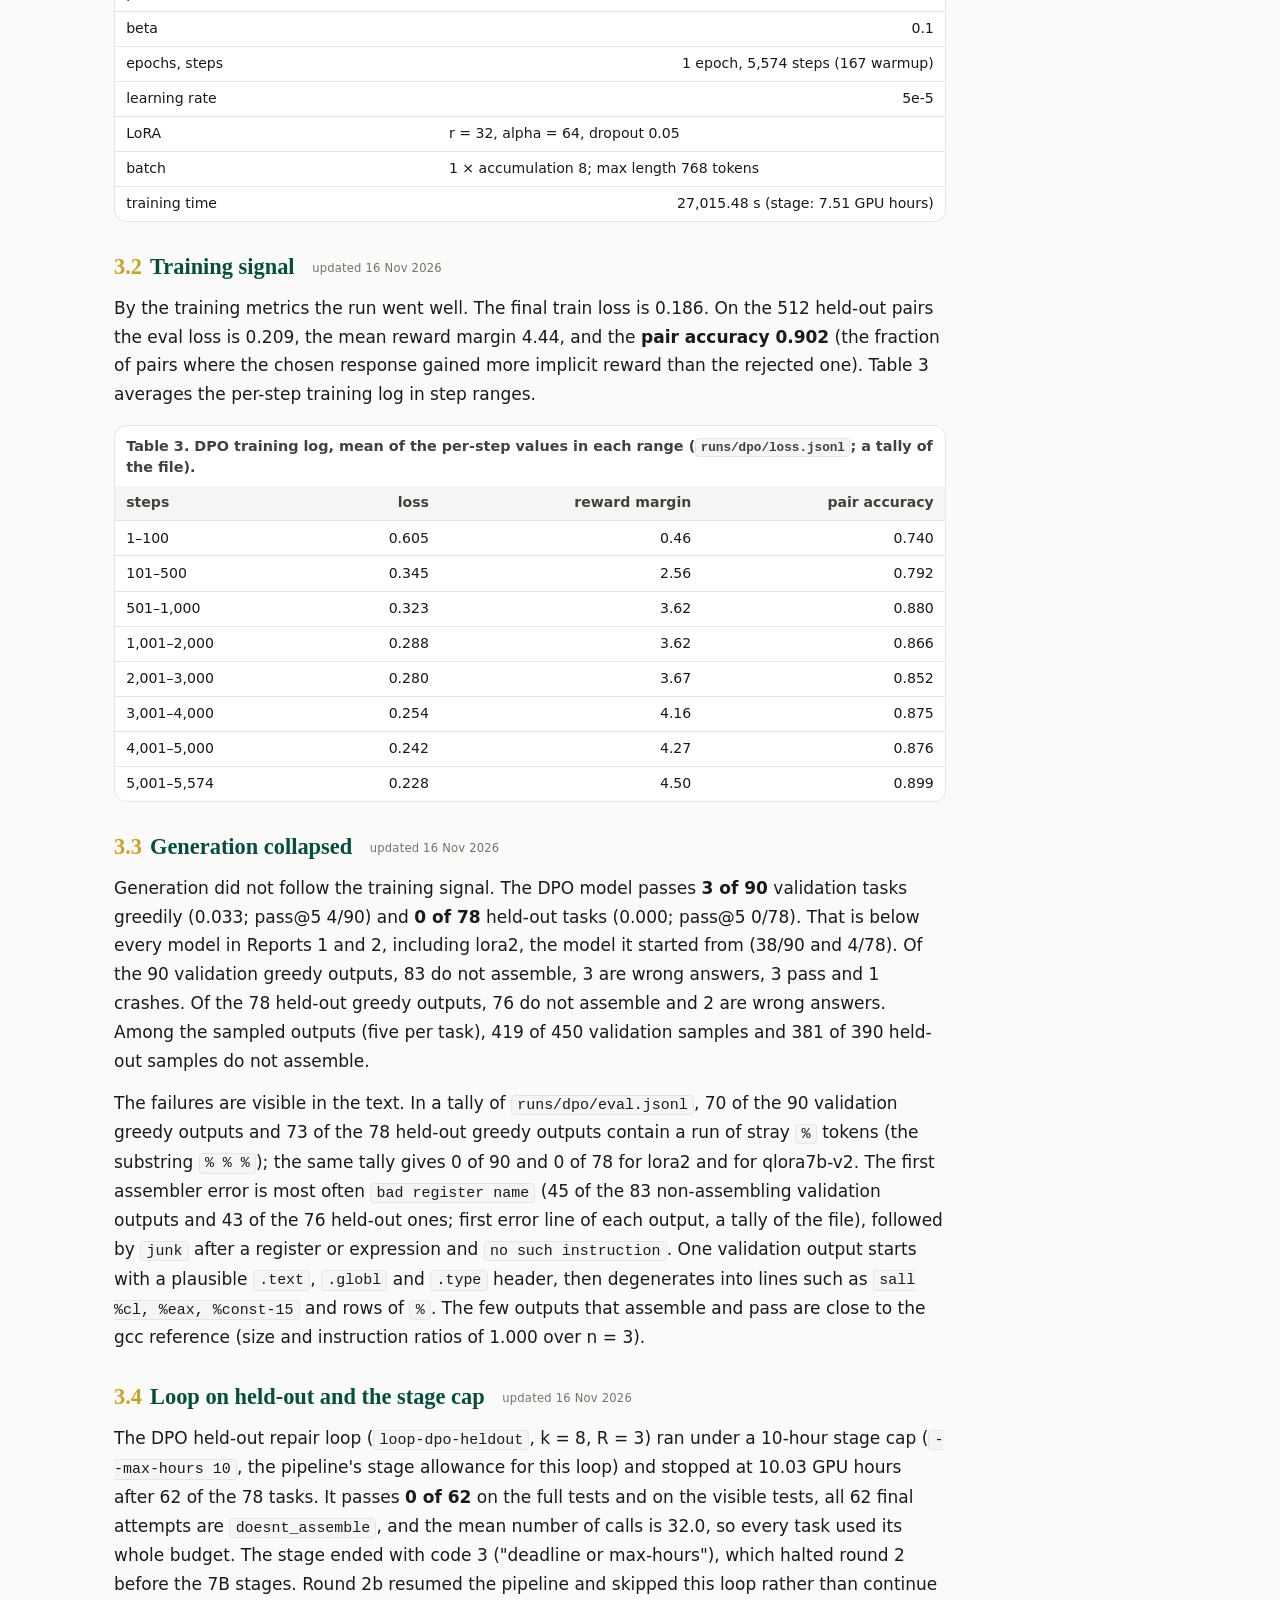
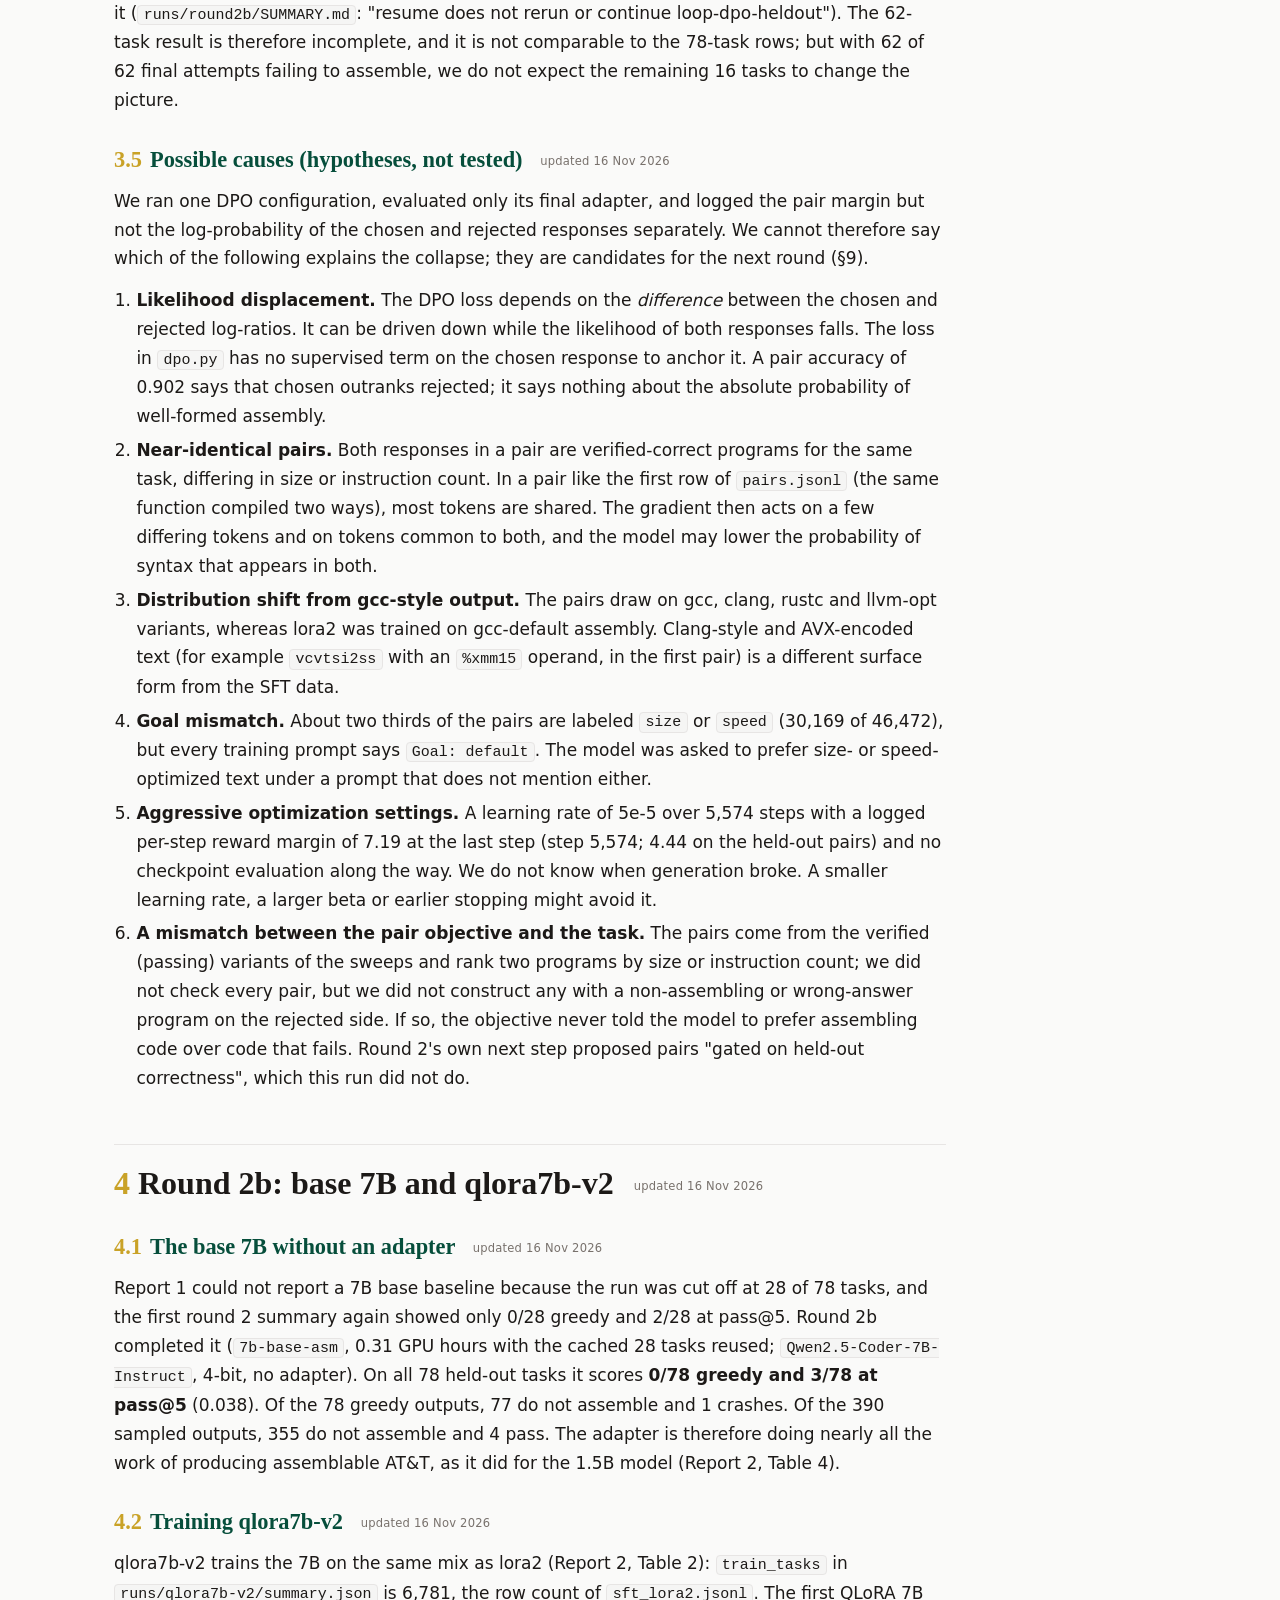
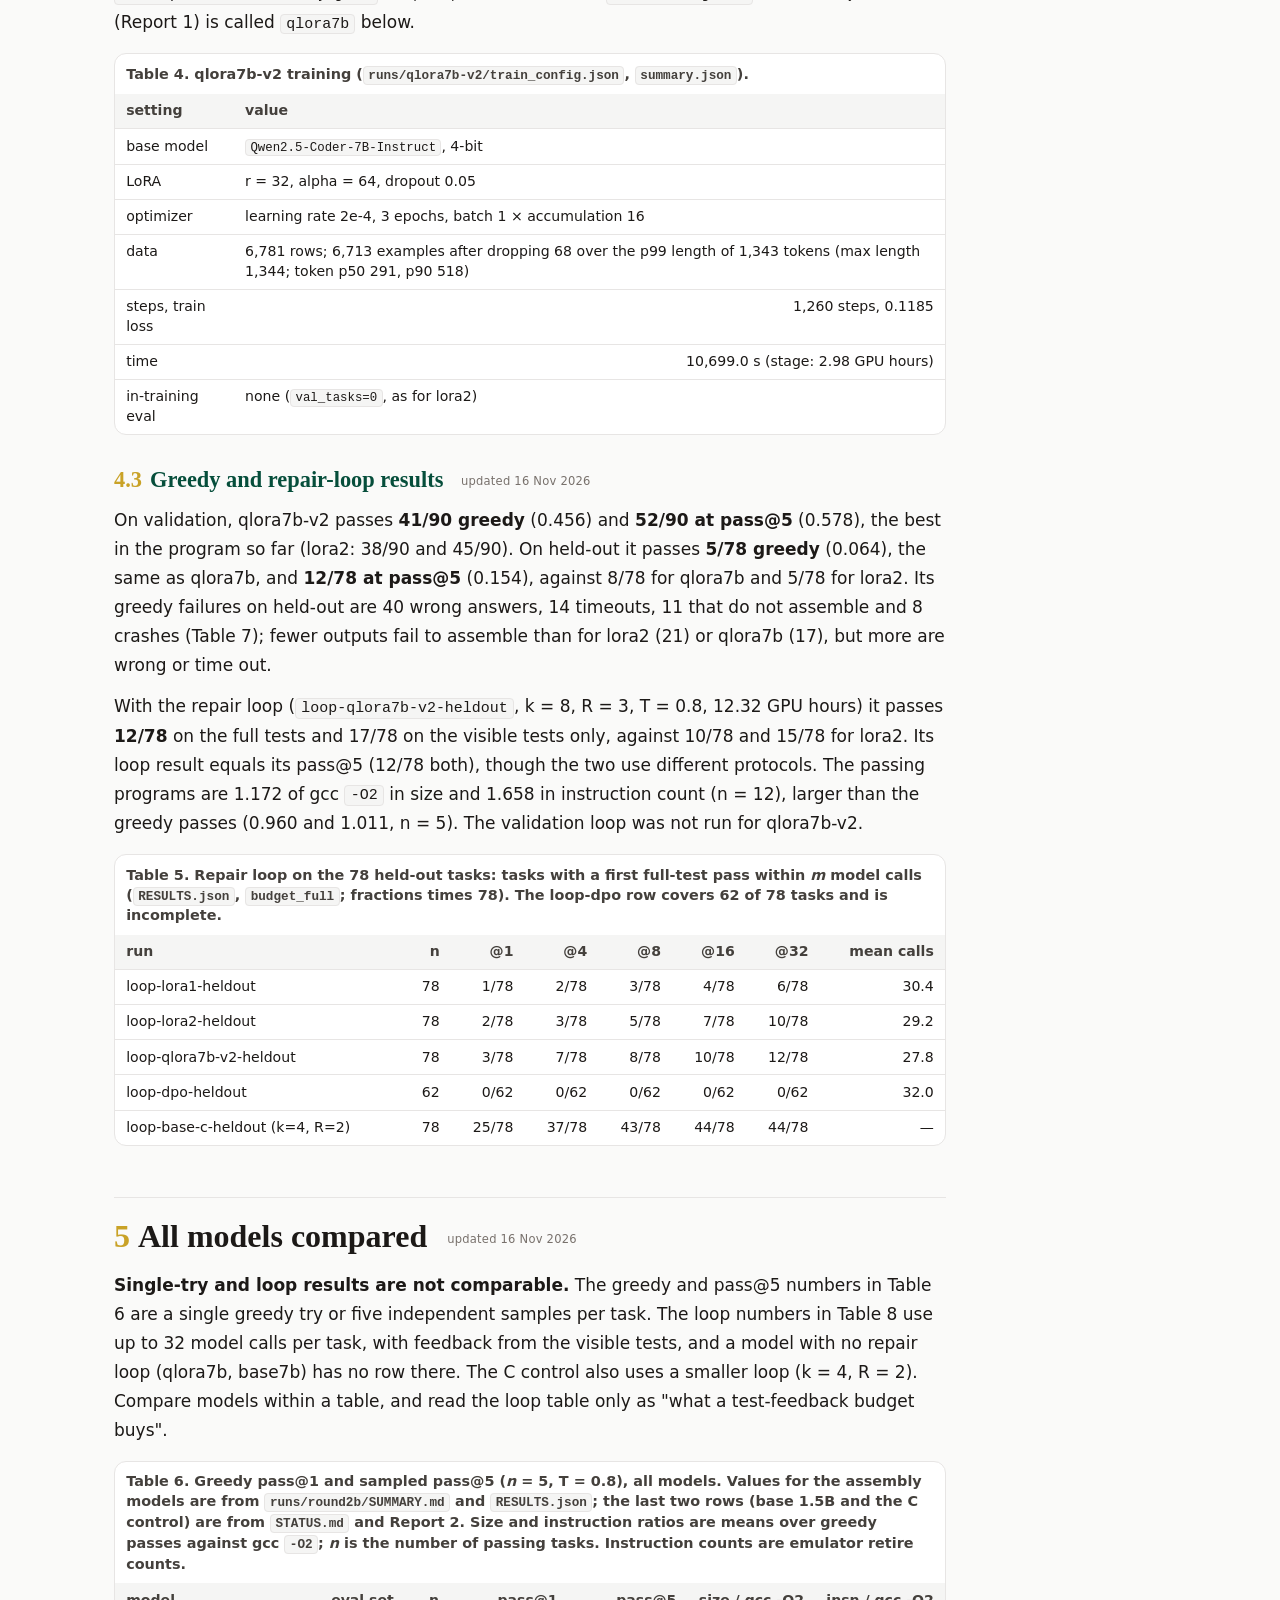
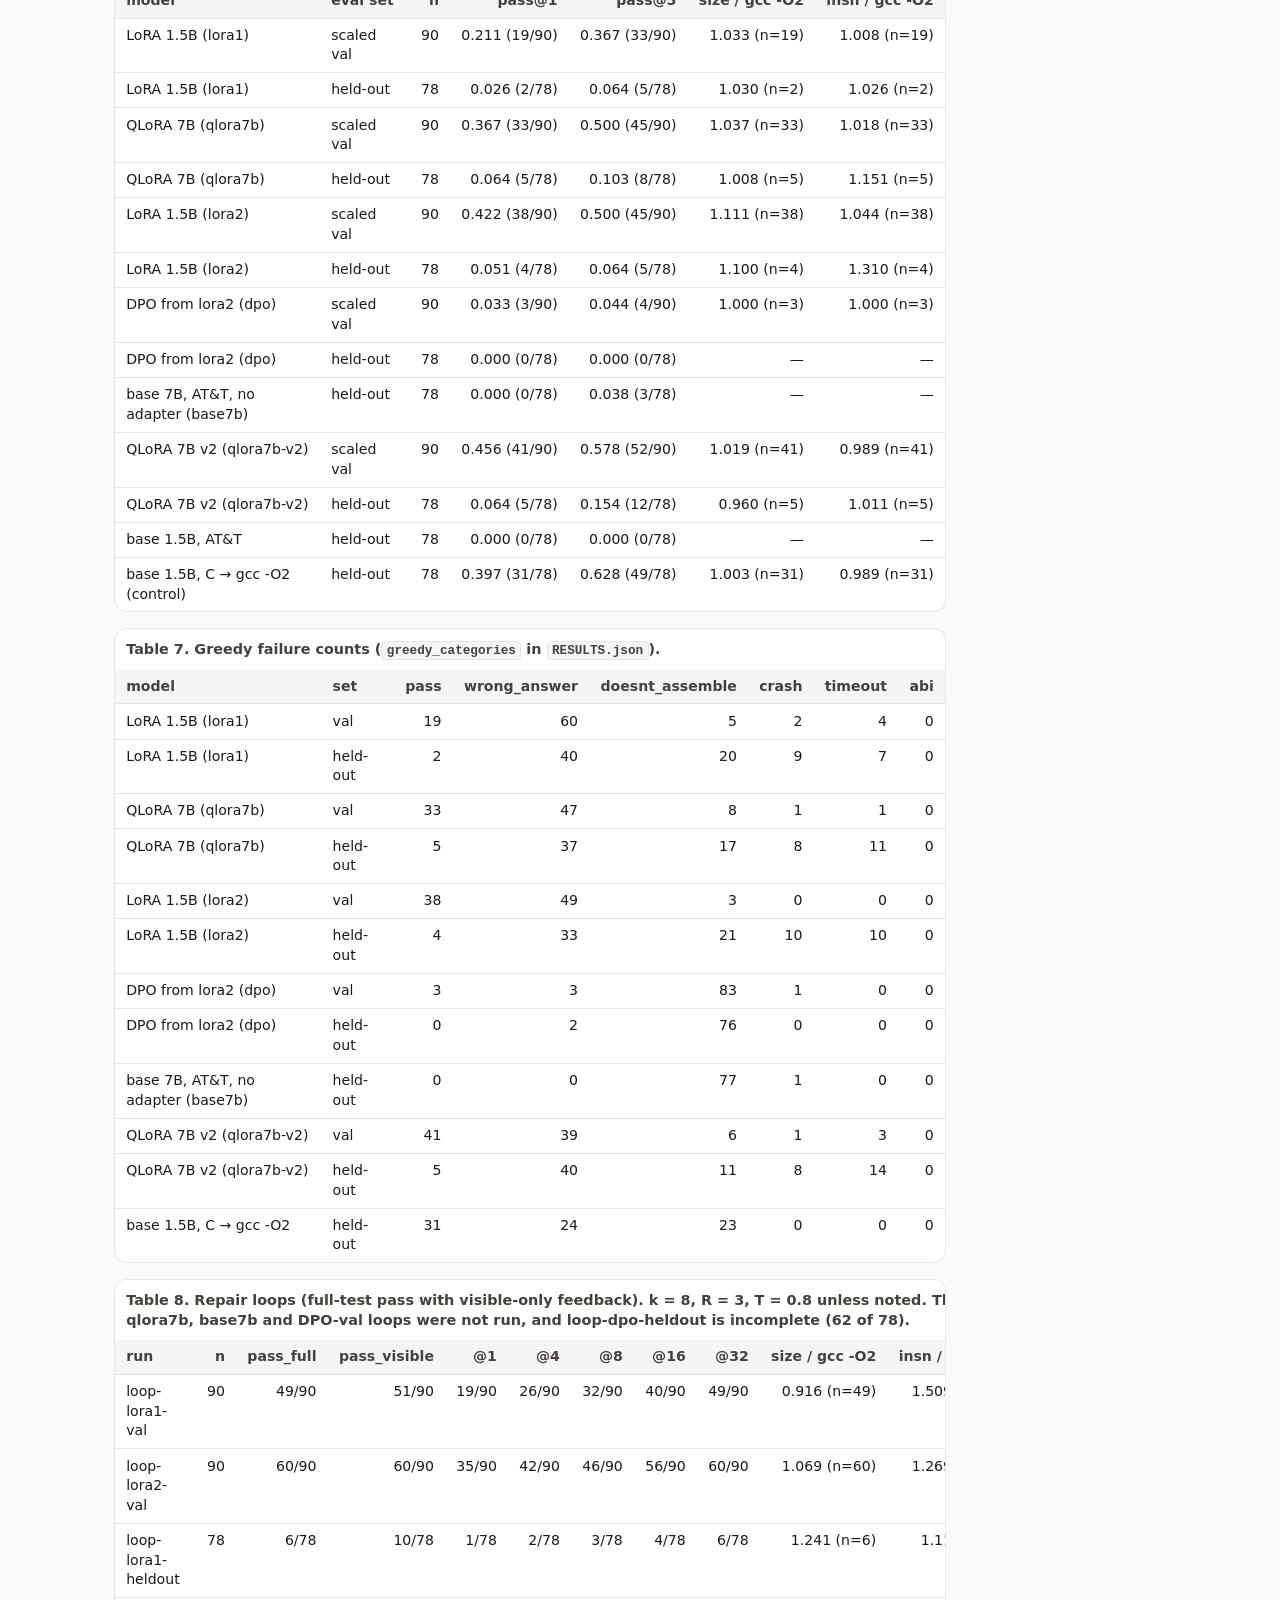
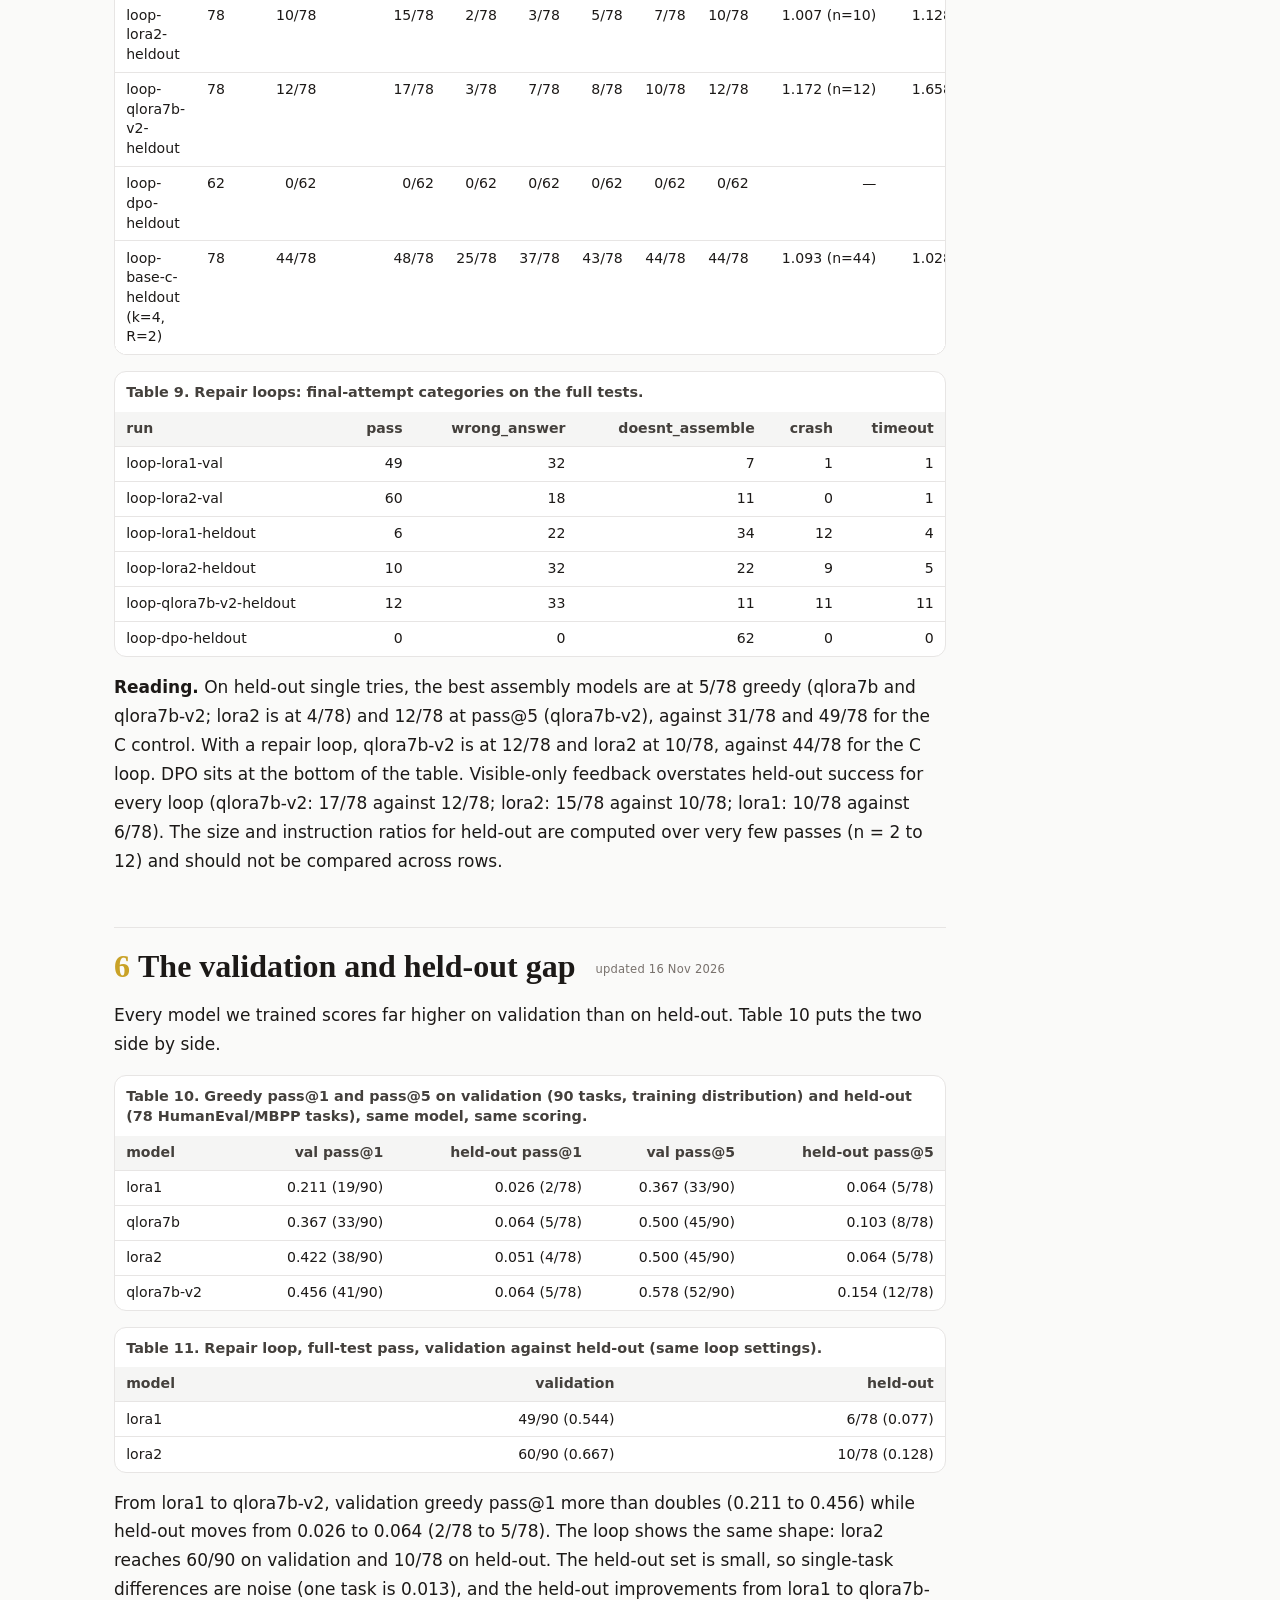
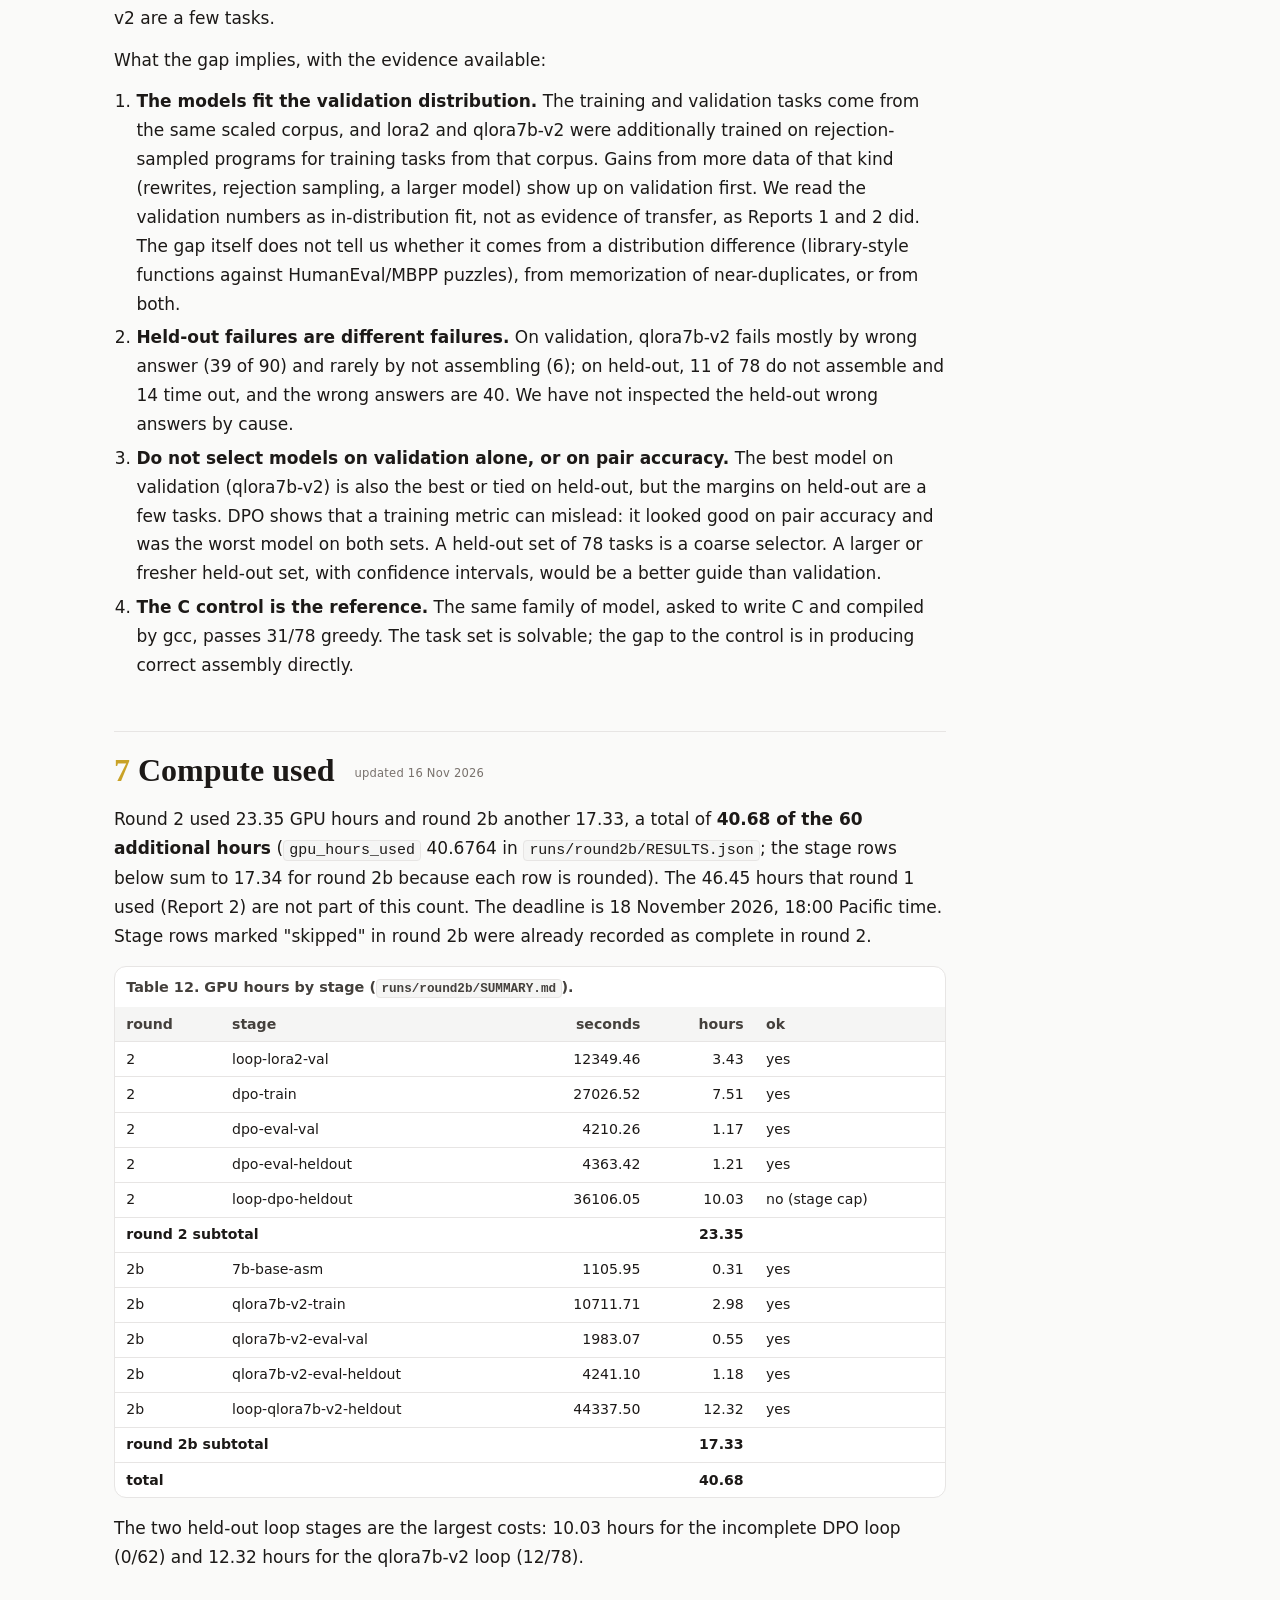
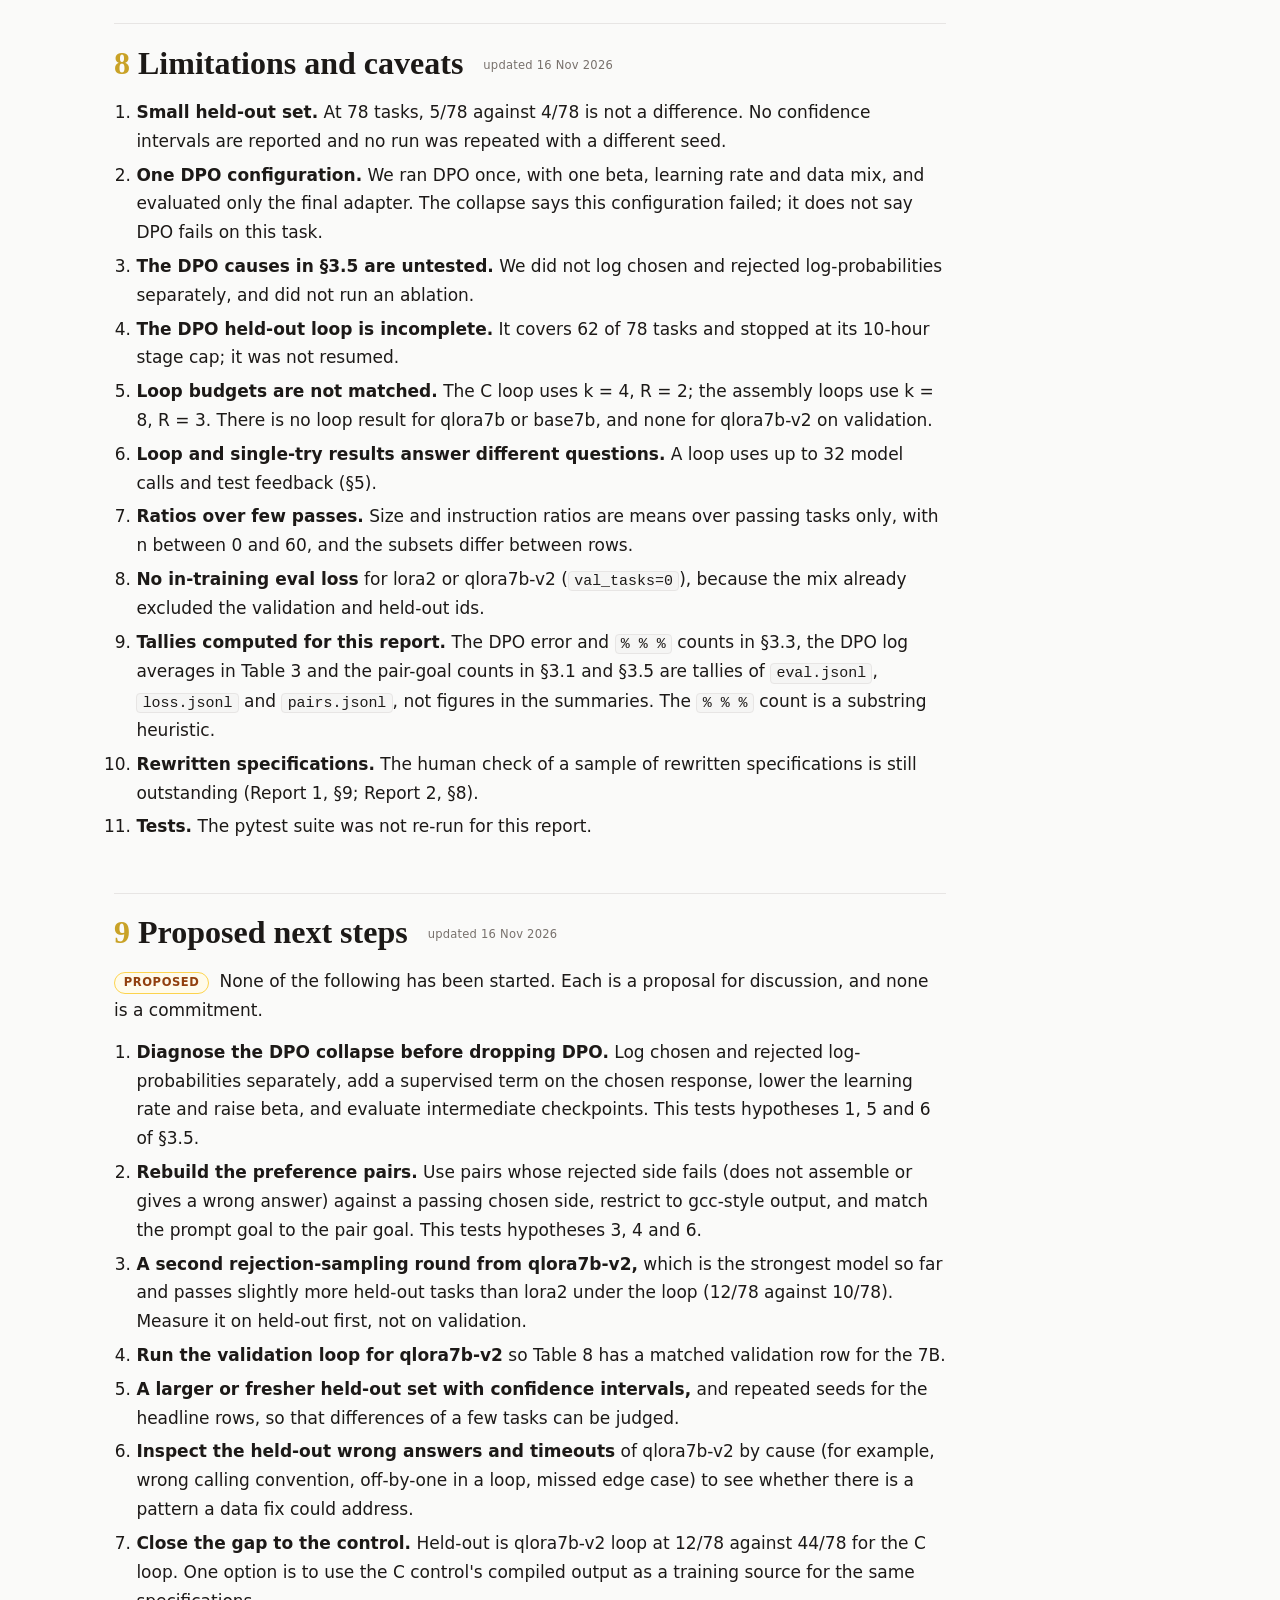
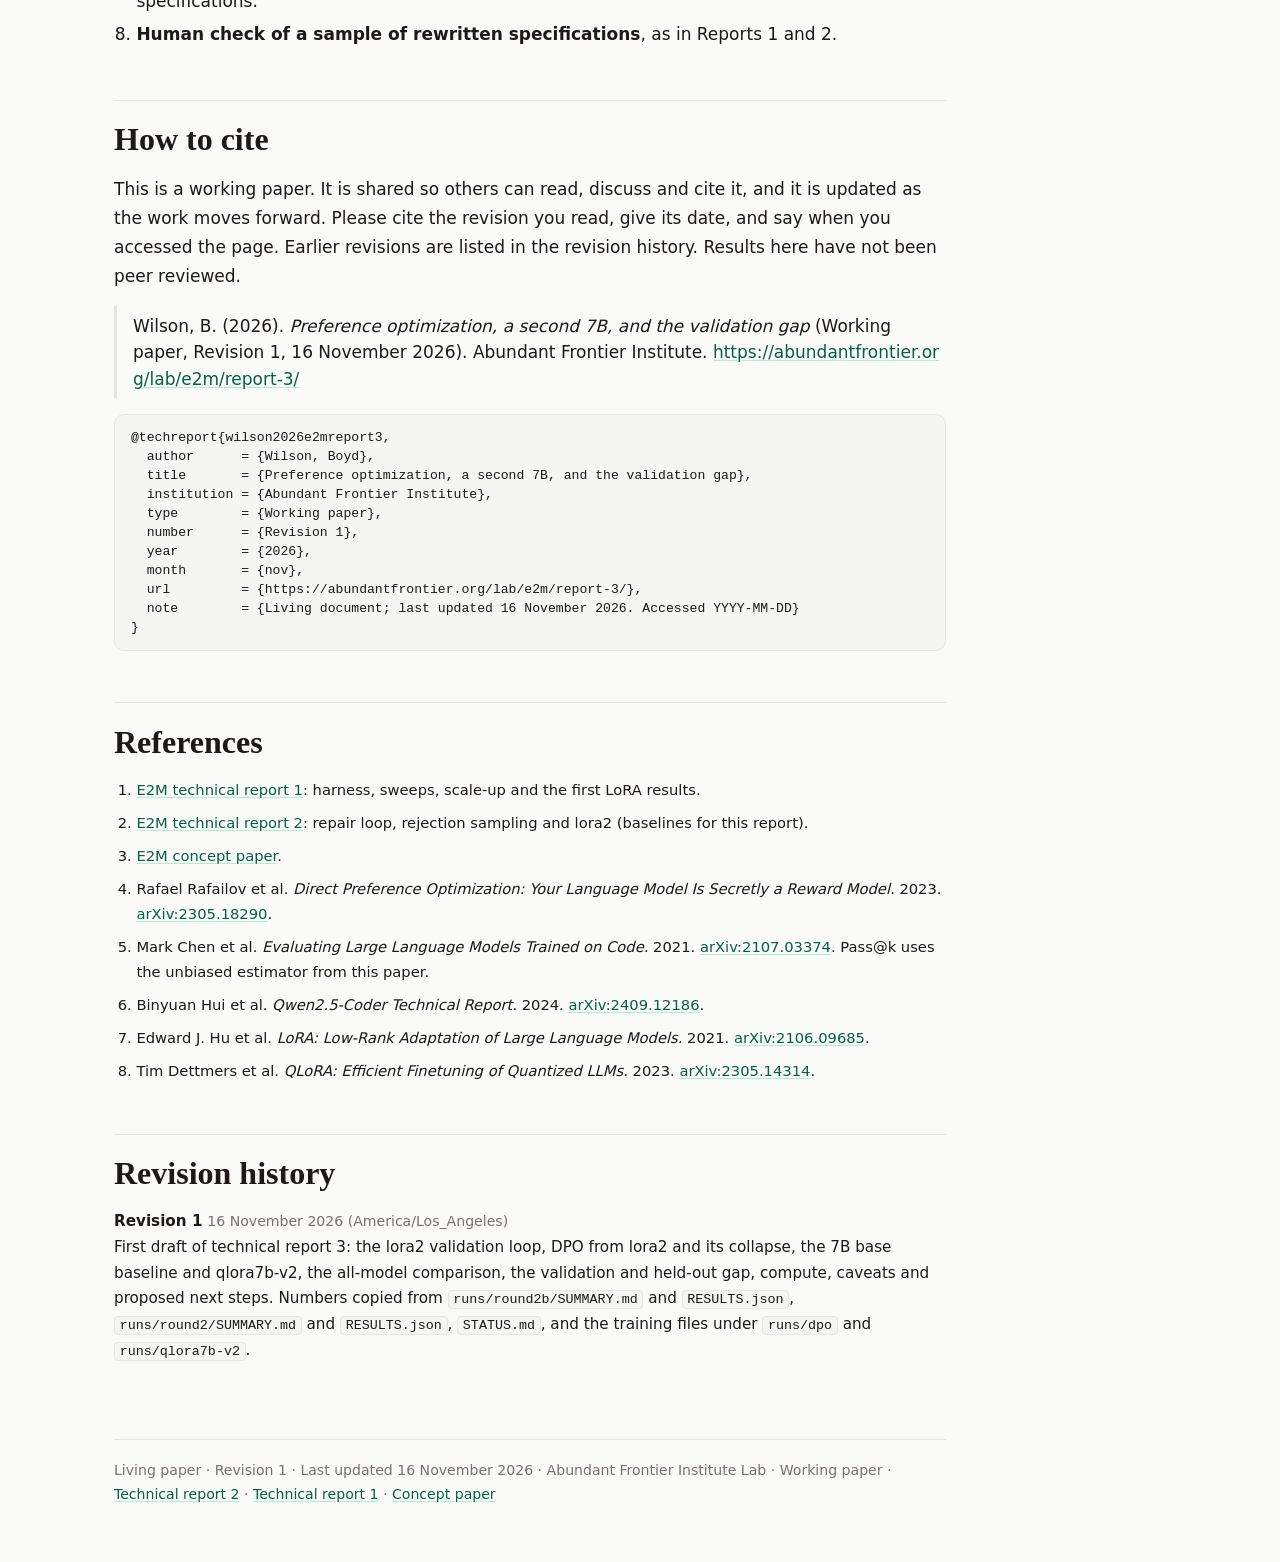
<file: reports/report-3/index.html>
<!DOCTYPE html>
<html lang="en">
<head>
<meta charset="utf-8">
<meta name="viewport" content="width=device-width, initial-scale=1">
<title>E2M technical report 3: preference optimization and a second 7B (living paper) · Abundant Frontier Institute</title>
<meta name="description" content="Living technical report: a preference-optimization run whose generation collapsed, a repair loop on the validation set, and a second 7B QLoRA, scored on held-out tasks.">
<meta name="citation_title" content="Preference optimization, a second 7B, and the validation gap">
<meta name="citation_author" content="Wilson, Boyd">
<meta name="citation_publication_date" content="2026/11/16">
<meta name="citation_technical_report_institution" content="Abundant Frontier Institute">
<meta name="citation_technical_report_number" content="Revision 1">
<meta name="citation_public_url" content="https://abundantfrontier.org/lab/e2m/report-3/">
<link rel="stylesheet" href="../style.css">
</head>
<body>
<nav class="nav"><div class="nav-in">
<a class="brand" href="https://abundantfrontier.org/"><span class="e">🌾</span><span>Abundant Frontier Institute</span></a>
<div class="nav-links"><a href="/lab/">Lab</a><a href="../concept/index.html" >Concept paper</a><a href="../report-1/index.html" >Technical report 1</a><a href="../report-2/index.html" >Technical report 2</a><a href="../report-3/index.html" class="cur">Technical report 3</a><a href="../report-4/index.html" >Technical report 4</a><a href="../report-5/index.html" >Technical report 5</a><a href="../report-6/index.html" >Technical report 6</a><a href="../report-7/index.html" >Technical report 7</a><a href="../report-8/index.html" >Technical report 8</a><span class="badge">Working paper</span></div>
</div></nav>
<main class="page">
<header class="title">
<div class="kicker">Technical report · third work product</div>
<h1>Preference optimization, a second 7B, and the validation gap</h1>
<p class="sub">Technical report 3 of the <em>E2M</em> program: a DPO run from lora2 whose generation collapsed, the repair loop on the validation set, and a second 7B QLoRA trained on the lora2 mix, compared across all models so far and against the NL-to-C-to-gcc control.</p>
<p class="byline"><strong>Boyd Wilson</strong>, Abundant Frontier Institute and Omnibond Systems</p>
<p class="meta">Living paper · Revision 1 · Last updated 16 November 2026 · Companion to the <a href="../concept/index.html">E2M concept paper</a>, <a href="../report-1/index.html">technical report 1</a> and <a href="../report-2/index.html">technical report 2</a> · All results are from one 24 GB RTX 3090 workstation · Code and data: <a href="https://github.com/abundantfrontier/e2m">github.com/abundantfrontier/e2m</a></p>
</header>

<div class="draftbar"><b>Working paper.</b> You may cite it; see <a href="#cite">How to cite</a>. Numbers are copied from <code>runs/round2b/SUMMARY.md</code>, <code>runs/round2b/RESULTS.json</code>, <code>runs/round2/SUMMARY.md</code>, <code>runs/round2/RESULTS.json</code>, <code>STATUS.md</code> and the training files under <code>runs/dpo</code> and <code>runs/qlora7b-v2</code> on the 3090; nothing here is re-scored. Counts of the form "x of y" that are not in those summaries were tallied from <code>runs/dpo/eval.jsonl</code> and are marked as such.</div>

<div class="abstract"><h2>Abstract</h2>
<p>Report 2 left three things undone: the repair loop on the validation set, preference optimization (DPO) on the 46,472 compiler preference pairs, and a 7B baseline. This report covers them. The lora2 repair loop on the 90 validation tasks passes 60/90 (k = 8, R = 3), up from 49/90 for lora1. DPO started from lora2 (beta 0.1, 5,574 steps) reached a pair accuracy of 0.902 on 512 held-out pairs, but its generation collapsed: greedy pass@1 is 3/90 on validation and 0/78 on held-out, and 83 of 90 and 76 of 78 greedy outputs do not assemble. We offer hypotheses for the collapse; we did not test any of them. A second 7B QLoRA (qlora7b-v2), trained on the same 6,781-row mix as lora2, is the strongest single-try model on validation (41/90 greedy, 52/90 pass@5) and on held-out pass@5 (12/78), ties qlora7b at 5/78 greedy on held-out, and passes 12/78 on held-out with the repair loop (17/78 on visible tests only). The 7B base model without an adapter passes 0/78 greedy and 3/78 at pass@5. Validation and held-out remain far apart: greedy pass@1 is 0.456 on validation and 0.064 on held-out for qlora7b-v2, and the NL-to-C-to-gcc control still reaches 31/78 greedy and 44/78 with its repair loop. Round 2 and round 2b used 40.68 of 60 additional GPU hours. All numbers are copied from files on the 3090.</p></div>

<nav class="toc" aria-label="Contents"><div class="toc-title">Contents</div><ol>
<li><a href="#s1"><span class="n">1</span>Goals recap</a></li>
<li><a href="#s2"><span class="n">2</span>Round 2: the lora2 repair loop on validation</a></li>
<li><a href="#s3"><span class="n">3</span>Round 2: DPO from lora2 and its collapse</a></li>
<li><a href="#s4"><span class="n">4</span>Round 2b: base 7B and qlora7b-v2</a></li>
<li><a href="#s5"><span class="n">5</span>All models compared</a></li>
<li><a href="#s6"><span class="n">6</span>The validation and held-out gap</a></li>
<li><a href="#s7"><span class="n">7</span>Compute used</a></li>
<li><a href="#s8"><span class="n">8</span>Limitations and caveats</a></li>
<li><a href="#s9"><span class="n">9</span>Proposed next steps</a></li>
<li><a href="#refs"><span class="n"></span>References</a></li>
<li><a href="#revhist"><span class="n"></span>Revision history</a></li>
</ol></nav>

<div class="col">

<h2 id="s1"><span class="n">1</span>Goals recap <span class="upd" title="Section last changed">updated 16 Nov 2026</span></h2>
<p><a href="../report-2/index.html">Report 2</a> added a visible-test repair loop and one round of rejection sampling, which produced lora2. It ended with a list of unfinished work: the validation loop (<code>loop-lora2-val</code>), DPO on <code>data/scaled/pairs.jsonl</code>, and a 7B baseline. Its next-step list proposed a second rejection round or DPO gated on held-out correctness. This report reports what happened when the pipeline was resumed under a new budget: 60 additional GPU hours and a deadline of 18 November 2026, 18:00 Pacific time. The pipeline ran in two parts. Round 2 ran the validation loop, DPO training, DPO evaluation and the DPO held-out loop, and halted at a stage cap. Round 2b resumed it and ran the 7B stages.</p>
<p>Terms follow Reports 1 and 2. pass@1 is greedy. pass@5 is the fraction of tasks with at least one passing sample out of five (T = 0.8). A repair loop samples <em>k</em> candidates and repairs for up to <em>R</em> rounds using the visible tests only; scoring uses the full tests. The validation set is 90 scaled tasks from the training distribution, and the held-out set is 78 HumanEval and MBPP tasks.</p>

<h2 id="s2"><span class="n">2</span>Round 2: the lora2 repair loop on validation <span class="upd" title="Section last changed">updated 16 Nov 2026</span></h2>
<p>Report 2 could not give a validation loop result for lora2 because the pipeline stopped at the GPU-hour gate. That stage ran first in round 2 (<code>loop-lora2-val</code>, 3.43 GPU hours, k = 8, R = 3, T = 0.8). It passes <strong>60 of 90</strong> validation tasks on the full tests (0.667), against 49 of 90 for lora1 (0.544) under the same loop settings. The mean number of model calls per task is 13.9 for lora2 and 18.3 for lora1. Table 1 shows the first full-test pass within a given number of model calls (the same pass-by-budget measure as Report 2, Table 5).</p>
<div class="tw"><table><caption>Table 1. Repair loop on the 90 validation tasks: tasks with a first full-test pass within <em>m</em> model calls (<code>runs/round2b/RESULTS.json</code>, <code>budget_full</code>; counts are fractions times 90). k = 8, R = 3, T = 0.8.</caption>
<thead><tr><th>run</th><th class="num">n</th><th class="num">@1</th><th class="num">@4</th><th class="num">@8</th><th class="num">@16</th><th class="num">@32</th><th class="num">mean calls</th></tr></thead><tbody>
<tr><td>loop-lora1-val</td><td class="num">90</td><td class="num">19/90</td><td class="num">26/90</td><td class="num">32/90</td><td class="num">40/90</td><td class="num">49/90</td><td class="num">18.3</td></tr>
<tr><td>loop-lora2-val</td><td class="num">90</td><td class="num">35/90</td><td class="num">42/90</td><td class="num">46/90</td><td class="num">56/90</td><td class="num">60/90</td><td class="num">13.9</td></tr>
</tbody></table></div>
<p>The first call of the loop is a single sample at T = 0.8, so its @1 differs from greedy pass@1 (lora2 validation: 35/90 at @1 in the loop, 38/90 greedy). For lora2 the curve is still rising at 16 and 32 calls (56/90 and 60/90), so the budget, not the model, may be the limit on validation. Among the passing programs, size is 1.069 and instruction count 1.269 of gcc <code>-O2</code> (n = 60); the final-attempt categories are 60 pass, 18 wrong answer, 11 does not assemble and 1 timeout. The validation tasks are drawn from the training distribution (Report 2, §4), so this result says what the loop can do on familiar tasks; §6 returns to the difference from held-out.</p>

<h2 id="s3"><span class="n">3</span>Round 2: DPO from lora2 and its collapse <span class="upd" title="Section last changed">updated 16 Nov 2026</span></h2>

<h3 id="s3-1"><span class="n">3.1</span>Setup <span class="upd" title="Section last changed">updated 16 Nov 2026</span></h3>
<p>DPO used the compiler preference pairs in <code>data/scaled/pairs.jsonl</code>. Each pair is a better and a worse verified variant of the same task, ranked by size or instruction count: 46,472 pairs over 2,999 tasks, split into 16,303 <code>default</code>, 15,104 <code>size</code> and 15,065 <code>speed</code> pairs (a tally of the file). After blocking the 168 validation and held-out task ids, 44,592 pairs were used for training and 512 held out for evaluation. The trainable policy is a fresh LoRA on top of the merged lora2 model, and the reference log-probabilities come from the merged lora2 model with the adapter disabled (<code>e2m/train/dpo.py</code>). Every training prompt uses <code>Goal: default</code>, whatever the goal of the pair.</p>
<div class="tw"><table><caption>Table 2. DPO training configuration (<code>runs/dpo/train_config.json</code>, <code>runs/dpo/summary.json</code>).</caption>
<thead><tr><th>setting</th><th>value</th></tr></thead><tbody>
<tr><td>base model, initial adapter</td><td><code>Qwen2.5-Coder-1.5B-Instruct</code>, lora2</td></tr>
<tr><td>pairs loaded / train / eval</td><td class="num">46,472 / 44,592 / 512</td></tr>
<tr><td>beta</td><td class="num">0.1</td></tr>
<tr><td>epochs, steps</td><td class="num">1 epoch, 5,574 steps (167 warmup)</td></tr>
<tr><td>learning rate</td><td class="num">5e-5</td></tr>
<tr><td>LoRA</td><td>r = 32, alpha = 64, dropout 0.05</td></tr>
<tr><td>batch</td><td>1 × accumulation 8; max length 768 tokens</td></tr>
<tr><td>training time</td><td class="num">27,015.48 s (stage: 7.51 GPU hours)</td></tr>
</tbody></table></div>

<h3 id="s3-2"><span class="n">3.2</span>Training signal <span class="upd" title="Section last changed">updated 16 Nov 2026</span></h3>
<p>By the training metrics the run went well. The final train loss is 0.186. On the 512 held-out pairs the eval loss is 0.209, the mean reward margin 4.44, and the <strong>pair accuracy 0.902</strong> (the fraction of pairs where the chosen response gained more implicit reward than the rejected one). Table 3 averages the per-step training log in step ranges.</p>
<div class="tw"><table><caption>Table 3. DPO training log, mean of the per-step values in each range (<code>runs/dpo/loss.jsonl</code>; a tally of the file).</caption>
<thead><tr><th>steps</th><th class="num">loss</th><th class="num">reward margin</th><th class="num">pair accuracy</th></tr></thead><tbody>
<tr><td>1–100</td><td class="num">0.605</td><td class="num">0.46</td><td class="num">0.740</td></tr>
<tr><td>101–500</td><td class="num">0.345</td><td class="num">2.56</td><td class="num">0.792</td></tr>
<tr><td>501–1,000</td><td class="num">0.323</td><td class="num">3.62</td><td class="num">0.880</td></tr>
<tr><td>1,001–2,000</td><td class="num">0.288</td><td class="num">3.62</td><td class="num">0.866</td></tr>
<tr><td>2,001–3,000</td><td class="num">0.280</td><td class="num">3.67</td><td class="num">0.852</td></tr>
<tr><td>3,001–4,000</td><td class="num">0.254</td><td class="num">4.16</td><td class="num">0.875</td></tr>
<tr><td>4,001–5,000</td><td class="num">0.242</td><td class="num">4.27</td><td class="num">0.876</td></tr>
<tr><td>5,001–5,574</td><td class="num">0.228</td><td class="num">4.50</td><td class="num">0.899</td></tr>
</tbody></table></div>

<h3 id="s3-3"><span class="n">3.3</span>Generation collapsed <span class="upd" title="Section last changed">updated 16 Nov 2026</span></h3>
<p>Generation did not follow the training signal. The DPO model passes <strong>3 of 90</strong> validation tasks greedily (0.033; pass@5 4/90) and <strong>0 of 78</strong> held-out tasks (0.000; pass@5 0/78). That is below every model in Reports 1 and 2, including lora2, the model it started from (38/90 and 4/78). Of the 90 validation greedy outputs, 83 do not assemble, 3 are wrong answers, 3 pass and 1 crashes. Of the 78 held-out greedy outputs, 76 do not assemble and 2 are wrong answers. Among the sampled outputs (five per task), 419 of 450 validation samples and 381 of 390 held-out samples do not assemble.</p>
<p>The failures are visible in the text. In a tally of <code>runs/dpo/eval.jsonl</code>, 70 of the 90 validation greedy outputs and 73 of the 78 held-out greedy outputs contain a run of stray <code>%</code> tokens (the substring <code>% % %</code>); the same tally gives 0 of 90 and 0 of 78 for lora2 and for qlora7b-v2. The first assembler error is most often <code>bad register name</code> (45 of the 83 non-assembling validation outputs and 43 of the 76 held-out ones; first error line of each output, a tally of the file), followed by <code>junk</code> after a register or expression and <code>no such instruction</code>. One validation output starts with a plausible <code>.text</code>, <code>.globl</code> and <code>.type</code> header, then degenerates into lines such as <code>sall %cl, %eax, %const-15</code> and rows of <code>%</code>. The few outputs that assemble and pass are close to the gcc reference (size and instruction ratios of 1.000 over n = 3).</p>

<h3 id="s3-4"><span class="n">3.4</span>Loop on held-out and the stage cap <span class="upd" title="Section last changed">updated 16 Nov 2026</span></h3>
<p>The DPO held-out repair loop (<code>loop-dpo-heldout</code>, k = 8, R = 3) ran under a 10-hour stage cap (<code>--max-hours 10</code>, the pipeline's stage allowance for this loop) and stopped at 10.03 GPU hours after 62 of the 78 tasks. It passes <strong>0 of 62</strong> on the full tests and on the visible tests, all 62 final attempts are <code>doesnt_assemble</code>, and the mean number of calls is 32.0, so every task used its whole budget. The stage ended with code 3 ("deadline or max-hours"), which halted round 2 before the 7B stages. Round 2b resumed the pipeline and skipped this loop rather than continue it (<code>runs/round2b/SUMMARY.md</code>: "resume does not rerun or continue loop-dpo-heldout"). The 62-task result is therefore incomplete, and it is not comparable to the 78-task rows; but with 62 of 62 final attempts failing to assemble, we do not expect the remaining 16 tasks to change the picture.</p>

<h3 id="s3-5"><span class="n">3.5</span>Possible causes (hypotheses, not tested) <span class="upd" title="Section last changed">updated 16 Nov 2026</span></h3>
<p>We ran one DPO configuration, evaluated only its final adapter, and logged the pair margin but not the log-probability of the chosen and rejected responses separately. We cannot therefore say which of the following explains the collapse; they are candidates for the next round (§9).</p>
<ol>
<li><strong>Likelihood displacement.</strong> The DPO loss depends on the <em>difference</em> between the chosen and rejected log-ratios. It can be driven down while the likelihood of both responses falls. The loss in <code>dpo.py</code> has no supervised term on the chosen response to anchor it. A pair accuracy of 0.902 says that chosen outranks rejected; it says nothing about the absolute probability of well-formed assembly.</li>
<li><strong>Near-identical pairs.</strong> Both responses in a pair are verified-correct programs for the same task, differing in size or instruction count. In a pair like the first row of <code>pairs.jsonl</code> (the same function compiled two ways), most tokens are shared. The gradient then acts on a few differing tokens and on tokens common to both, and the model may lower the probability of syntax that appears in both.</li>
<li><strong>Distribution shift from gcc-style output.</strong> The pairs draw on gcc, clang, rustc and llvm-opt variants, whereas lora2 was trained on gcc-default assembly. Clang-style and AVX-encoded text (for example <code>vcvtsi2ss</code> with an <code>%xmm15</code> operand, in the first pair) is a different surface form from the SFT data.</li>
<li><strong>Goal mismatch.</strong> About two thirds of the pairs are labeled <code>size</code> or <code>speed</code> (30,169 of 46,472), but every training prompt says <code>Goal: default</code>. The model was asked to prefer size- or speed-optimized text under a prompt that does not mention either.</li>
<li><strong>Aggressive optimization settings.</strong> A learning rate of 5e-5 over 5,574 steps with a logged per-step reward margin of 7.19 at the last step (step 5,574; 4.44 on the held-out pairs) and no checkpoint evaluation along the way. We do not know when generation broke. A smaller learning rate, a larger beta or earlier stopping might avoid it.</li>
<li><strong>A mismatch between the pair objective and the task.</strong> The pairs come from the verified (passing) variants of the sweeps and rank two programs by size or instruction count; we did not check every pair, but we did not construct any with a non-assembling or wrong-answer program on the rejected side. If so, the objective never told the model to prefer assembling code over code that fails. Round 2's own next step proposed pairs "gated on held-out correctness", which this run did not do.</li>
</ol>

<h2 id="s4"><span class="n">4</span>Round 2b: base 7B and qlora7b-v2 <span class="upd" title="Section last changed">updated 16 Nov 2026</span></h2>

<h3 id="s4-1"><span class="n">4.1</span>The base 7B without an adapter <span class="upd" title="Section last changed">updated 16 Nov 2026</span></h3>
<p>Report 1 could not report a 7B base baseline because the run was cut off at 28 of 78 tasks, and the first round 2 summary again showed only 0/28 greedy and 2/28 at pass@5. Round 2b completed it (<code>7b-base-asm</code>, 0.31 GPU hours with the cached 28 tasks reused; <code>Qwen2.5-Coder-7B-Instruct</code>, 4-bit, no adapter). On all 78 held-out tasks it scores <strong>0/78 greedy and 3/78 at pass@5</strong> (0.038). Of the 78 greedy outputs, 77 do not assemble and 1 crashes. Of the 390 sampled outputs, 355 do not assemble and 4 pass. The adapter is therefore doing nearly all the work of producing assemblable AT&amp;T, as it did for the 1.5B model (Report 2, Table 4).</p>

<h3 id="s4-2"><span class="n">4.2</span>Training qlora7b-v2 <span class="upd" title="Section last changed">updated 16 Nov 2026</span></h3>
<p>qlora7b-v2 trains the 7B on the same mix as lora2 (Report 2, Table 2): <code>train_tasks</code> in <code>runs/qlora7b-v2/summary.json</code> is 6,781, the row count of <code>sft_lora2.jsonl</code>. The first QLoRA 7B (Report 1) is called <code>qlora7b</code> below.</p>
<div class="tw"><table><caption>Table 4. qlora7b-v2 training (<code>runs/qlora7b-v2/train_config.json</code>, <code>summary.json</code>).</caption>
<thead><tr><th>setting</th><th>value</th></tr></thead><tbody>
<tr><td>base model</td><td><code>Qwen2.5-Coder-7B-Instruct</code>, 4-bit</td></tr>
<tr><td>LoRA</td><td>r = 32, alpha = 64, dropout 0.05</td></tr>
<tr><td>optimizer</td><td>learning rate 2e-4, 3 epochs, batch 1 × accumulation 16</td></tr>
<tr><td>data</td><td>6,781 rows; 6,713 examples after dropping 68 over the p99 length of 1,343 tokens (max length 1,344; token p50 291, p90 518)</td></tr>
<tr><td>steps, train loss</td><td class="num">1,260 steps, 0.1185</td></tr>
<tr><td>time</td><td class="num">10,699.0 s (stage: 2.98 GPU hours)</td></tr>
<tr><td>in-training eval</td><td>none (<code>val_tasks=0</code>, as for lora2)</td></tr>
</tbody></table></div>

<h3 id="s4-3"><span class="n">4.3</span>Greedy and repair-loop results <span class="upd" title="Section last changed">updated 16 Nov 2026</span></h3>
<p>On validation, qlora7b-v2 passes <strong>41/90 greedy</strong> (0.456) and <strong>52/90 at pass@5</strong> (0.578), the best in the program so far (lora2: 38/90 and 45/90). On held-out it passes <strong>5/78 greedy</strong> (0.064), the same as qlora7b, and <strong>12/78 at pass@5</strong> (0.154), against 8/78 for qlora7b and 5/78 for lora2. Its greedy failures on held-out are 40 wrong answers, 14 timeouts, 11 that do not assemble and 8 crashes (Table 7); fewer outputs fail to assemble than for lora2 (21) or qlora7b (17), but more are wrong or time out.</p>
<p>With the repair loop (<code>loop-qlora7b-v2-heldout</code>, k = 8, R = 3, T = 0.8, 12.32 GPU hours) it passes <strong>12/78</strong> on the full tests and 17/78 on the visible tests only, against 10/78 and 15/78 for lora2. Its loop result equals its pass@5 (12/78 both), though the two use different protocols. The passing programs are 1.172 of gcc <code>-O2</code> in size and 1.658 in instruction count (n = 12), larger than the greedy passes (0.960 and 1.011, n = 5). The validation loop was not run for qlora7b-v2.</p>
<div class="tw"><table><caption>Table 5. Repair loop on the 78 held-out tasks: tasks with a first full-test pass within <em>m</em> model calls (<code>RESULTS.json</code>, <code>budget_full</code>; fractions times 78). The loop-dpo row covers 62 of 78 tasks and is incomplete.</caption>
<thead><tr><th>run</th><th class="num">n</th><th class="num">@1</th><th class="num">@4</th><th class="num">@8</th><th class="num">@16</th><th class="num">@32</th><th class="num">mean calls</th></tr></thead><tbody>
<tr><td>loop-lora1-heldout</td><td class="num">78</td><td class="num">1/78</td><td class="num">2/78</td><td class="num">3/78</td><td class="num">4/78</td><td class="num">6/78</td><td class="num">30.4</td></tr>
<tr><td>loop-lora2-heldout</td><td class="num">78</td><td class="num">2/78</td><td class="num">3/78</td><td class="num">5/78</td><td class="num">7/78</td><td class="num">10/78</td><td class="num">29.2</td></tr>
<tr><td>loop-qlora7b-v2-heldout</td><td class="num">78</td><td class="num">3/78</td><td class="num">7/78</td><td class="num">8/78</td><td class="num">10/78</td><td class="num">12/78</td><td class="num">27.8</td></tr>
<tr><td>loop-dpo-heldout</td><td class="num">62</td><td class="num">0/62</td><td class="num">0/62</td><td class="num">0/62</td><td class="num">0/62</td><td class="num">0/62</td><td class="num">32.0</td></tr>
<tr><td>loop-base-c-heldout (k=4, R=2)</td><td class="num">78</td><td class="num">25/78</td><td class="num">37/78</td><td class="num">43/78</td><td class="num">44/78</td><td class="num">44/78</td><td class="num">—</td></tr>
</tbody></table></div>

<h2 id="s5"><span class="n">5</span>All models compared <span class="upd" title="Section last changed">updated 16 Nov 2026</span></h2>
<p><strong>Single-try and loop results are not comparable.</strong> The greedy and pass@5 numbers in Table 6 are a single greedy try or five independent samples per task. The loop numbers in Table 8 use up to 32 model calls per task, with feedback from the visible tests, and a model with no repair loop (qlora7b, base7b) has no row there. The C control also uses a smaller loop (k = 4, R = 2). Compare models within a table, and read the loop table only as "what a test-feedback budget buys".</p>
<div class="tw"><table><caption>Table 6. Greedy pass@1 and sampled pass@5 (<em>n</em> = 5, T = 0.8), all models. Values for the assembly models are from <code>runs/round2b/SUMMARY.md</code> and <code>RESULTS.json</code>; the last two rows (base 1.5B and the C control) are from <code>STATUS.md</code> and Report 2. Size and instruction ratios are means over greedy passes against gcc <code>-O2</code>; <em>n</em> is the number of passing tasks. Instruction counts are emulator retire counts.</caption>
<thead><tr><th>model</th><th>eval set</th><th class="num">n</th><th class="num">pass@1</th><th class="num">pass@5</th><th class="num">size / gcc -O2</th><th class="num">insn / gcc -O2</th></tr></thead><tbody>
<tr><td>LoRA 1.5B (lora1)</td><td>scaled val</td><td class="num">90</td><td class="num">0.211 (19/90)</td><td class="num">0.367 (33/90)</td><td class="num">1.033 (n=19)</td><td class="num">1.008 (n=19)</td></tr>
<tr><td>LoRA 1.5B (lora1)</td><td>held-out</td><td class="num">78</td><td class="num">0.026 (2/78)</td><td class="num">0.064 (5/78)</td><td class="num">1.030 (n=2)</td><td class="num">1.026 (n=2)</td></tr>
<tr><td>QLoRA 7B (qlora7b)</td><td>scaled val</td><td class="num">90</td><td class="num">0.367 (33/90)</td><td class="num">0.500 (45/90)</td><td class="num">1.037 (n=33)</td><td class="num">1.018 (n=33)</td></tr>
<tr><td>QLoRA 7B (qlora7b)</td><td>held-out</td><td class="num">78</td><td class="num">0.064 (5/78)</td><td class="num">0.103 (8/78)</td><td class="num">1.008 (n=5)</td><td class="num">1.151 (n=5)</td></tr>
<tr><td>LoRA 1.5B (lora2)</td><td>scaled val</td><td class="num">90</td><td class="num">0.422 (38/90)</td><td class="num">0.500 (45/90)</td><td class="num">1.111 (n=38)</td><td class="num">1.044 (n=38)</td></tr>
<tr><td>LoRA 1.5B (lora2)</td><td>held-out</td><td class="num">78</td><td class="num">0.051 (4/78)</td><td class="num">0.064 (5/78)</td><td class="num">1.100 (n=4)</td><td class="num">1.310 (n=4)</td></tr>
<tr><td>DPO from lora2 (dpo)</td><td>scaled val</td><td class="num">90</td><td class="num">0.033 (3/90)</td><td class="num">0.044 (4/90)</td><td class="num">1.000 (n=3)</td><td class="num">1.000 (n=3)</td></tr>
<tr><td>DPO from lora2 (dpo)</td><td>held-out</td><td class="num">78</td><td class="num">0.000 (0/78)</td><td class="num">0.000 (0/78)</td><td class="num">—</td><td class="num">—</td></tr>
<tr><td>base 7B, AT&amp;T, no adapter (base7b)</td><td>held-out</td><td class="num">78</td><td class="num">0.000 (0/78)</td><td class="num">0.038 (3/78)</td><td class="num">—</td><td class="num">—</td></tr>
<tr><td>QLoRA 7B v2 (qlora7b-v2)</td><td>scaled val</td><td class="num">90</td><td class="num">0.456 (41/90)</td><td class="num">0.578 (52/90)</td><td class="num">1.019 (n=41)</td><td class="num">0.989 (n=41)</td></tr>
<tr><td>QLoRA 7B v2 (qlora7b-v2)</td><td>held-out</td><td class="num">78</td><td class="num">0.064 (5/78)</td><td class="num">0.154 (12/78)</td><td class="num">0.960 (n=5)</td><td class="num">1.011 (n=5)</td></tr>
<tr><td>base 1.5B, AT&amp;T</td><td>held-out</td><td class="num">78</td><td class="num">0.000 (0/78)</td><td class="num">0.000 (0/78)</td><td class="num">—</td><td class="num">—</td></tr>
<tr><td>base 1.5B, C → gcc -O2 (control)</td><td>held-out</td><td class="num">78</td><td class="num">0.397 (31/78)</td><td class="num">0.628 (49/78)</td><td class="num">1.003 (n=31)</td><td class="num">0.989 (n=31)</td></tr>
</tbody></table></div>
<div class="tw"><table><caption>Table 7. Greedy failure counts (<code>greedy_categories</code> in <code>RESULTS.json</code>).</caption>
<thead><tr><th>model</th><th>set</th><th class="num">pass</th><th class="num">wrong_answer</th><th class="num">doesnt_assemble</th><th class="num">crash</th><th class="num">timeout</th><th class="num">abi</th></tr></thead><tbody>
<tr><td>LoRA 1.5B (lora1)</td><td>val</td><td class="num">19</td><td class="num">60</td><td class="num">5</td><td class="num">2</td><td class="num">4</td><td class="num">0</td></tr>
<tr><td>LoRA 1.5B (lora1)</td><td>held-out</td><td class="num">2</td><td class="num">40</td><td class="num">20</td><td class="num">9</td><td class="num">7</td><td class="num">0</td></tr>
<tr><td>QLoRA 7B (qlora7b)</td><td>val</td><td class="num">33</td><td class="num">47</td><td class="num">8</td><td class="num">1</td><td class="num">1</td><td class="num">0</td></tr>
<tr><td>QLoRA 7B (qlora7b)</td><td>held-out</td><td class="num">5</td><td class="num">37</td><td class="num">17</td><td class="num">8</td><td class="num">11</td><td class="num">0</td></tr>
<tr><td>LoRA 1.5B (lora2)</td><td>val</td><td class="num">38</td><td class="num">49</td><td class="num">3</td><td class="num">0</td><td class="num">0</td><td class="num">0</td></tr>
<tr><td>LoRA 1.5B (lora2)</td><td>held-out</td><td class="num">4</td><td class="num">33</td><td class="num">21</td><td class="num">10</td><td class="num">10</td><td class="num">0</td></tr>
<tr><td>DPO from lora2 (dpo)</td><td>val</td><td class="num">3</td><td class="num">3</td><td class="num">83</td><td class="num">1</td><td class="num">0</td><td class="num">0</td></tr>
<tr><td>DPO from lora2 (dpo)</td><td>held-out</td><td class="num">0</td><td class="num">2</td><td class="num">76</td><td class="num">0</td><td class="num">0</td><td class="num">0</td></tr>
<tr><td>base 7B, AT&amp;T, no adapter (base7b)</td><td>held-out</td><td class="num">0</td><td class="num">0</td><td class="num">77</td><td class="num">1</td><td class="num">0</td><td class="num">0</td></tr>
<tr><td>QLoRA 7B v2 (qlora7b-v2)</td><td>val</td><td class="num">41</td><td class="num">39</td><td class="num">6</td><td class="num">1</td><td class="num">3</td><td class="num">0</td></tr>
<tr><td>QLoRA 7B v2 (qlora7b-v2)</td><td>held-out</td><td class="num">5</td><td class="num">40</td><td class="num">11</td><td class="num">8</td><td class="num">14</td><td class="num">0</td></tr>
<tr><td>base 1.5B, C → gcc -O2</td><td>held-out</td><td class="num">31</td><td class="num">24</td><td class="num">23</td><td class="num">0</td><td class="num">0</td><td class="num">0</td></tr>
</tbody></table></div>
<div class="tw"><table><caption>Table 8. Repair loops (full-test pass with visible-only feedback). k = 8, R = 3, T = 0.8 unless noted. The qlora7b, base7b and DPO-val loops were not run, and loop-dpo-heldout is incomplete (62 of 78).</caption>
<thead><tr><th>run</th><th class="num">n</th><th class="num">pass_full</th><th class="num">pass_visible</th><th class="num">@1</th><th class="num">@4</th><th class="num">@8</th><th class="num">@16</th><th class="num">@32</th><th class="num">size / gcc -O2</th><th class="num">insn / gcc -O2</th></tr></thead><tbody>
<tr><td>loop-lora1-val</td><td class="num">90</td><td class="num">49/90</td><td class="num">51/90</td><td class="num">19/90</td><td class="num">26/90</td><td class="num">32/90</td><td class="num">40/90</td><td class="num">49/90</td><td class="num">0.916 (n=49)</td><td class="num">1.509 (n=49)</td></tr>
<tr><td>loop-lora2-val</td><td class="num">90</td><td class="num">60/90</td><td class="num">60/90</td><td class="num">35/90</td><td class="num">42/90</td><td class="num">46/90</td><td class="num">56/90</td><td class="num">60/90</td><td class="num">1.069 (n=60)</td><td class="num">1.269 (n=60)</td></tr>
<tr><td>loop-lora1-heldout</td><td class="num">78</td><td class="num">6/78</td><td class="num">10/78</td><td class="num">1/78</td><td class="num">2/78</td><td class="num">3/78</td><td class="num">4/78</td><td class="num">6/78</td><td class="num">1.241 (n=6)</td><td class="num">1.117 (n=6)</td></tr>
<tr><td>loop-lora2-heldout</td><td class="num">78</td><td class="num">10/78</td><td class="num">15/78</td><td class="num">2/78</td><td class="num">3/78</td><td class="num">5/78</td><td class="num">7/78</td><td class="num">10/78</td><td class="num">1.007 (n=10)</td><td class="num">1.128 (n=10)</td></tr>
<tr><td>loop-qlora7b-v2-heldout</td><td class="num">78</td><td class="num">12/78</td><td class="num">17/78</td><td class="num">3/78</td><td class="num">7/78</td><td class="num">8/78</td><td class="num">10/78</td><td class="num">12/78</td><td class="num">1.172 (n=12)</td><td class="num">1.658 (n=12)</td></tr>
<tr><td>loop-dpo-heldout</td><td class="num">62</td><td class="num">0/62</td><td class="num">0/62</td><td class="num">0/62</td><td class="num">0/62</td><td class="num">0/62</td><td class="num">0/62</td><td class="num">0/62</td><td class="num">—</td><td class="num">—</td></tr>
<tr><td>loop-base-c-heldout (k=4, R=2)</td><td class="num">78</td><td class="num">44/78</td><td class="num">48/78</td><td class="num">25/78</td><td class="num">37/78</td><td class="num">43/78</td><td class="num">44/78</td><td class="num">44/78</td><td class="num">1.093 (n=44)</td><td class="num">1.028 (n=44)</td></tr>
</tbody></table></div>
<div class="tw"><table><caption>Table 9. Repair loops: final-attempt categories on the full tests.</caption>
<thead><tr><th>run</th><th class="num">pass</th><th class="num">wrong_answer</th><th class="num">doesnt_assemble</th><th class="num">crash</th><th class="num">timeout</th></tr></thead><tbody>
<tr><td>loop-lora1-val</td><td class="num">49</td><td class="num">32</td><td class="num">7</td><td class="num">1</td><td class="num">1</td></tr>
<tr><td>loop-lora2-val</td><td class="num">60</td><td class="num">18</td><td class="num">11</td><td class="num">0</td><td class="num">1</td></tr>
<tr><td>loop-lora1-heldout</td><td class="num">6</td><td class="num">22</td><td class="num">34</td><td class="num">12</td><td class="num">4</td></tr>
<tr><td>loop-lora2-heldout</td><td class="num">10</td><td class="num">32</td><td class="num">22</td><td class="num">9</td><td class="num">5</td></tr>
<tr><td>loop-qlora7b-v2-heldout</td><td class="num">12</td><td class="num">33</td><td class="num">11</td><td class="num">11</td><td class="num">11</td></tr>
<tr><td>loop-dpo-heldout</td><td class="num">0</td><td class="num">0</td><td class="num">62</td><td class="num">0</td><td class="num">0</td></tr>
</tbody></table></div>
<p><strong>Reading.</strong> On held-out single tries, the best assembly models are at 5/78 greedy (qlora7b and qlora7b-v2; lora2 is at 4/78) and 12/78 at pass@5 (qlora7b-v2), against 31/78 and 49/78 for the C control. With a repair loop, qlora7b-v2 is at 12/78 and lora2 at 10/78, against 44/78 for the C loop. DPO sits at the bottom of the table. Visible-only feedback overstates held-out success for every loop (qlora7b-v2: 17/78 against 12/78; lora2: 15/78 against 10/78; lora1: 10/78 against 6/78). The size and instruction ratios for held-out are computed over very few passes (n = 2 to 12) and should not be compared across rows.</p>

<h2 id="s6"><span class="n">6</span>The validation and held-out gap <span class="upd" title="Section last changed">updated 16 Nov 2026</span></h2>
<p>Every model we trained scores far higher on validation than on held-out. Table 10 puts the two side by side.</p>
<div class="tw"><table><caption>Table 10. Greedy pass@1 and pass@5 on validation (90 tasks, training distribution) and held-out (78 HumanEval/MBPP tasks), same model, same scoring.</caption>
<thead><tr><th>model</th><th class="num">val pass@1</th><th class="num">held-out pass@1</th><th class="num">val pass@5</th><th class="num">held-out pass@5</th></tr></thead><tbody>
<tr><td>lora1</td><td class="num">0.211 (19/90)</td><td class="num">0.026 (2/78)</td><td class="num">0.367 (33/90)</td><td class="num">0.064 (5/78)</td></tr>
<tr><td>qlora7b</td><td class="num">0.367 (33/90)</td><td class="num">0.064 (5/78)</td><td class="num">0.500 (45/90)</td><td class="num">0.103 (8/78)</td></tr>
<tr><td>lora2</td><td class="num">0.422 (38/90)</td><td class="num">0.051 (4/78)</td><td class="num">0.500 (45/90)</td><td class="num">0.064 (5/78)</td></tr>
<tr><td>qlora7b-v2</td><td class="num">0.456 (41/90)</td><td class="num">0.064 (5/78)</td><td class="num">0.578 (52/90)</td><td class="num">0.154 (12/78)</td></tr>
</tbody></table></div>
<div class="tw"><table><caption>Table 11. Repair loop, full-test pass, validation against held-out (same loop settings).</caption>
<thead><tr><th>model</th><th class="num">validation</th><th class="num">held-out</th></tr></thead><tbody>
<tr><td>lora1</td><td class="num">49/90 (0.544)</td><td class="num">6/78 (0.077)</td></tr>
<tr><td>lora2</td><td class="num">60/90 (0.667)</td><td class="num">10/78 (0.128)</td></tr>
</tbody></table></div>
<p>From lora1 to qlora7b-v2, validation greedy pass@1 more than doubles (0.211 to 0.456) while held-out moves from 0.026 to 0.064 (2/78 to 5/78). The loop shows the same shape: lora2 reaches 60/90 on validation and 10/78 on held-out. The held-out set is small, so single-task differences are noise (one task is 0.013), and the held-out improvements from lora1 to qlora7b-v2 are a few tasks.</p>
<p>What the gap implies, with the evidence available:</p>
<ol>
<li><strong>The models fit the validation distribution.</strong> The training and validation tasks come from the same scaled corpus, and lora2 and qlora7b-v2 were additionally trained on rejection-sampled programs for training tasks from that corpus. Gains from more data of that kind (rewrites, rejection sampling, a larger model) show up on validation first. We read the validation numbers as in-distribution fit, not as evidence of transfer, as Reports 1 and 2 did. The gap itself does not tell us whether it comes from a distribution difference (library-style functions against HumanEval/MBPP puzzles), from memorization of near-duplicates, or from both.</li>
<li><strong>Held-out failures are different failures.</strong> On validation, qlora7b-v2 fails mostly by wrong answer (39 of 90) and rarely by not assembling (6); on held-out, 11 of 78 do not assemble and 14 time out, and the wrong answers are 40. We have not inspected the held-out wrong answers by cause.</li>
<li><strong>Do not select models on validation alone, or on pair accuracy.</strong> The best model on validation (qlora7b-v2) is also the best or tied on held-out, but the margins on held-out are a few tasks. DPO shows that a training metric can mislead: it looked good on pair accuracy and was the worst model on both sets. A held-out set of 78 tasks is a coarse selector. A larger or fresher held-out set, with confidence intervals, would be a better guide than validation.</li>
<li><strong>The C control is the reference.</strong> The same family of model, asked to write C and compiled by gcc, passes 31/78 greedy. The task set is solvable; the gap to the control is in producing correct assembly directly.</li>
</ol>

<h2 id="s7"><span class="n">7</span>Compute used <span class="upd" title="Section last changed">updated 16 Nov 2026</span></h2>
<p>Round 2 used 23.35 GPU hours and round 2b another 17.33, a total of <strong>40.68 of the 60 additional hours</strong> (<code>gpu_hours_used</code> 40.6764 in <code>runs/round2b/RESULTS.json</code>; the stage rows below sum to 17.34 for round 2b because each row is rounded). The 46.45 hours that round 1 used (Report 2) are not part of this count. The deadline is 18 November 2026, 18:00 Pacific time. Stage rows marked "skipped" in round 2b were already recorded as complete in round 2.</p>
<div class="tw"><table><caption>Table 12. GPU hours by stage (<code>runs/round2b/SUMMARY.md</code>).</caption>
<thead><tr><th>round</th><th>stage</th><th class="num">seconds</th><th class="num">hours</th><th>ok</th></tr></thead><tbody>
<tr><td>2</td><td>loop-lora2-val</td><td class="num">12349.46</td><td class="num">3.43</td><td>yes</td></tr>
<tr><td>2</td><td>dpo-train</td><td class="num">27026.52</td><td class="num">7.51</td><td>yes</td></tr>
<tr><td>2</td><td>dpo-eval-val</td><td class="num">4210.26</td><td class="num">1.17</td><td>yes</td></tr>
<tr><td>2</td><td>dpo-eval-heldout</td><td class="num">4363.42</td><td class="num">1.21</td><td>yes</td></tr>
<tr><td>2</td><td>loop-dpo-heldout</td><td class="num">36106.05</td><td class="num">10.03</td><td>no (stage cap)</td></tr>
<tr><td colspan="3"><b>round 2 subtotal</b></td><td class="num"><b>23.35</b></td><td></td></tr>
<tr><td>2b</td><td>7b-base-asm</td><td class="num">1105.95</td><td class="num">0.31</td><td>yes</td></tr>
<tr><td>2b</td><td>qlora7b-v2-train</td><td class="num">10711.71</td><td class="num">2.98</td><td>yes</td></tr>
<tr><td>2b</td><td>qlora7b-v2-eval-val</td><td class="num">1983.07</td><td class="num">0.55</td><td>yes</td></tr>
<tr><td>2b</td><td>qlora7b-v2-eval-heldout</td><td class="num">4241.10</td><td class="num">1.18</td><td>yes</td></tr>
<tr><td>2b</td><td>loop-qlora7b-v2-heldout</td><td class="num">44337.50</td><td class="num">12.32</td><td>yes</td></tr>
<tr><td colspan="3"><b>round 2b subtotal</b></td><td class="num"><b>17.33</b></td><td></td></tr>
<tr><td colspan="3"><b>total</b></td><td class="num"><b>40.68</b></td><td></td></tr>
</tbody></table></div>
<p>The two held-out loop stages are the largest costs: 10.03 hours for the incomplete DPO loop (0/62) and 12.32 hours for the qlora7b-v2 loop (12/78).</p>

<h2 id="s8"><span class="n">8</span>Limitations and caveats <span class="upd" title="Section last changed">updated 16 Nov 2026</span></h2>
<ol>
<li><strong>Small held-out set.</strong> At 78 tasks, 5/78 against 4/78 is not a difference. No confidence intervals are reported and no run was repeated with a different seed.</li>
<li><strong>One DPO configuration.</strong> We ran DPO once, with one beta, learning rate and data mix, and evaluated only the final adapter. The collapse says this configuration failed; it does not say DPO fails on this task.</li>
<li><strong>The DPO causes in §3.5 are untested.</strong> We did not log chosen and rejected log-probabilities separately, and did not run an ablation.</li>
<li><strong>The DPO held-out loop is incomplete.</strong> It covers 62 of 78 tasks and stopped at its 10-hour stage cap; it was not resumed.</li>
<li><strong>Loop budgets are not matched.</strong> The C loop uses k = 4, R = 2; the assembly loops use k = 8, R = 3. There is no loop result for qlora7b or base7b, and none for qlora7b-v2 on validation.</li>
<li><strong>Loop and single-try results answer different questions.</strong> A loop uses up to 32 model calls and test feedback (§5).</li>
<li><strong>Ratios over few passes.</strong> Size and instruction ratios are means over passing tasks only, with n between 0 and 60, and the subsets differ between rows.</li>
<li><strong>No in-training eval loss</strong> for lora2 or qlora7b-v2 (<code>val_tasks=0</code>), because the mix already excluded the validation and held-out ids.</li>
<li><strong>Tallies computed for this report.</strong> The DPO error and <code>% % %</code> counts in §3.3, the DPO log averages in Table 3 and the pair-goal counts in §3.1 and §3.5 are tallies of <code>eval.jsonl</code>, <code>loss.jsonl</code> and <code>pairs.jsonl</code>, not figures in the summaries. The <code>% % %</code> count is a substring heuristic.</li>
<li><strong>Rewritten specifications.</strong> The human check of a sample of rewritten specifications is still outstanding (Report 1, §9; Report 2, §8).</li>
<li><strong>Tests.</strong> The pytest suite was not re-run for this report.</li>
</ol>

<h2 id="s9"><span class="n">9</span>Proposed next steps <span class="upd" title="Section last changed">updated 16 Nov 2026</span></h2>
<p><span class="tag plan">proposed</span> None of the following has been started. Each is a proposal for discussion, and none is a commitment.</p>
<ol>
<li><strong>Diagnose the DPO collapse before dropping DPO.</strong> Log chosen and rejected log-probabilities separately, add a supervised term on the chosen response, lower the learning rate and raise beta, and evaluate intermediate checkpoints. This tests hypotheses 1, 5 and 6 of §3.5.</li>
<li><strong>Rebuild the preference pairs.</strong> Use pairs whose rejected side fails (does not assemble or gives a wrong answer) against a passing chosen side, restrict to gcc-style output, and match the prompt goal to the pair goal. This tests hypotheses 3, 4 and 6.</li>
<li><strong>A second rejection-sampling round from qlora7b-v2,</strong> which is the strongest model so far and passes slightly more held-out tasks than lora2 under the loop (12/78 against 10/78). Measure it on held-out first, not on validation.</li>
<li><strong>Run the validation loop for qlora7b-v2</strong> so Table 8 has a matched validation row for the 7B.</li>
<li><strong>A larger or fresher held-out set with confidence intervals,</strong> and repeated seeds for the headline rows, so that differences of a few tasks can be judged.</li>
<li><strong>Inspect the held-out wrong answers and timeouts</strong> of qlora7b-v2 by cause (for example, wrong calling convention, off-by-one in a loop, missed edge case) to see whether there is a pattern a data fix could address.</li>
<li><strong>Close the gap to the control.</strong> Held-out is qlora7b-v2 loop at 12/78 against 44/78 for the C loop. One option is to use the C control's compiled output as a training source for the same specifications.</li>
<li><strong>Human check of a sample of rewritten specifications</strong>, as in Reports 1 and 2.</li>
</ol>

<h2 id="cite">How to cite</h2>
<p>This is a working paper. It is shared so others can read, discuss and cite it, and it is updated as the work moves forward. Please cite the revision you read, give its date, and say when you accessed the page. Earlier revisions are listed in the revision history. Results here have not been peer reviewed.</p>
<p class="cite-ref">Wilson, B. (2026). <em>Preference optimization, a second 7B, and the validation gap</em> (Working paper, Revision 1, 16 November 2026). Abundant Frontier Institute. <a href="https://abundantfrontier.org/lab/e2m/report-3/">https://abundantfrontier.org/lab/e2m/report-3/</a></p>
<pre class="cite-bib"><code>@techreport{wilson2026e2mreport3,
  author      = {Wilson, Boyd},
  title       = {Preference optimization, a second 7B, and the validation gap},
  institution = {Abundant Frontier Institute},
  type        = {Working paper},
  number      = {Revision 1},
  year        = {2026},
  month       = {nov},
  url         = {https://abundantfrontier.org/lab/e2m/report-3/},
  note        = {Living document; last updated 16 November 2026. Accessed YYYY-MM-DD}
}</code></pre>

<h2 id="refs">References</h2>
<ol class="refs">
<li><a href="../report-1/index.html">E2M technical report 1</a>: harness, sweeps, scale-up and the first LoRA results.</li>
<li><a href="../report-2/index.html">E2M technical report 2</a>: repair loop, rejection sampling and lora2 (baselines for this report).</li>
<li><a href="../concept/index.html">E2M concept paper</a>.</li>
<li>Rafael Rafailov et al. <em>Direct Preference Optimization: Your Language Model Is Secretly a Reward Model.</em> 2023. <a href="https://arxiv.org/abs/2305.18290">arXiv:2305.18290</a>.</li>
<li>Mark Chen et al. <em>Evaluating Large Language Models Trained on Code.</em> 2021. <a href="https://arxiv.org/abs/2107.03374">arXiv:2107.03374</a>. Pass@k uses the unbiased estimator from this paper.</li>
<li>Binyuan Hui et al. <em>Qwen2.5-Coder Technical Report.</em> 2024. <a href="https://arxiv.org/abs/2409.12186">arXiv:2409.12186</a>.</li>
<li>Edward J. Hu et al. <em>LoRA: Low-Rank Adaptation of Large Language Models.</em> 2021. <a href="https://arxiv.org/abs/2106.09685">arXiv:2106.09685</a>.</li>
<li>Tim Dettmers et al. <em>QLoRA: Efficient Finetuning of Quantized LLMs.</em> 2023. <a href="https://arxiv.org/abs/2305.14314">arXiv:2305.14314</a>.</li>
</ol>

<section class="revhist" id="revhist">
<h2>Revision history</h2>
<ol>
<li><b>Revision 1</b> <span class="when">16 November 2026 (America/Los_Angeles)</span><br>First draft of technical report 3: the lora2 validation loop, DPO from lora2 and its collapse, the 7B base baseline and qlora7b-v2, the all-model comparison, the validation and held-out gap, compute, caveats and proposed next steps. Numbers copied from <code>runs/round2b/SUMMARY.md</code> and <code>RESULTS.json</code>, <code>runs/round2/SUMMARY.md</code> and <code>RESULTS.json</code>, <code>STATUS.md</code>, and the training files under <code>runs/dpo</code> and <code>runs/qlora7b-v2</code>.</li>
</ol>
</section>

<footer>Living paper · Revision 1 · Last updated 16 November 2026 · Abundant Frontier Institute Lab · Working paper · <a href="../report-2/index.html">Technical report 2</a> · <a href="../report-1/index.html">Technical report 1</a> · <a href="../concept/index.html">Concept paper</a></footer>
</div>
</main>
</body>
</html>
</file>
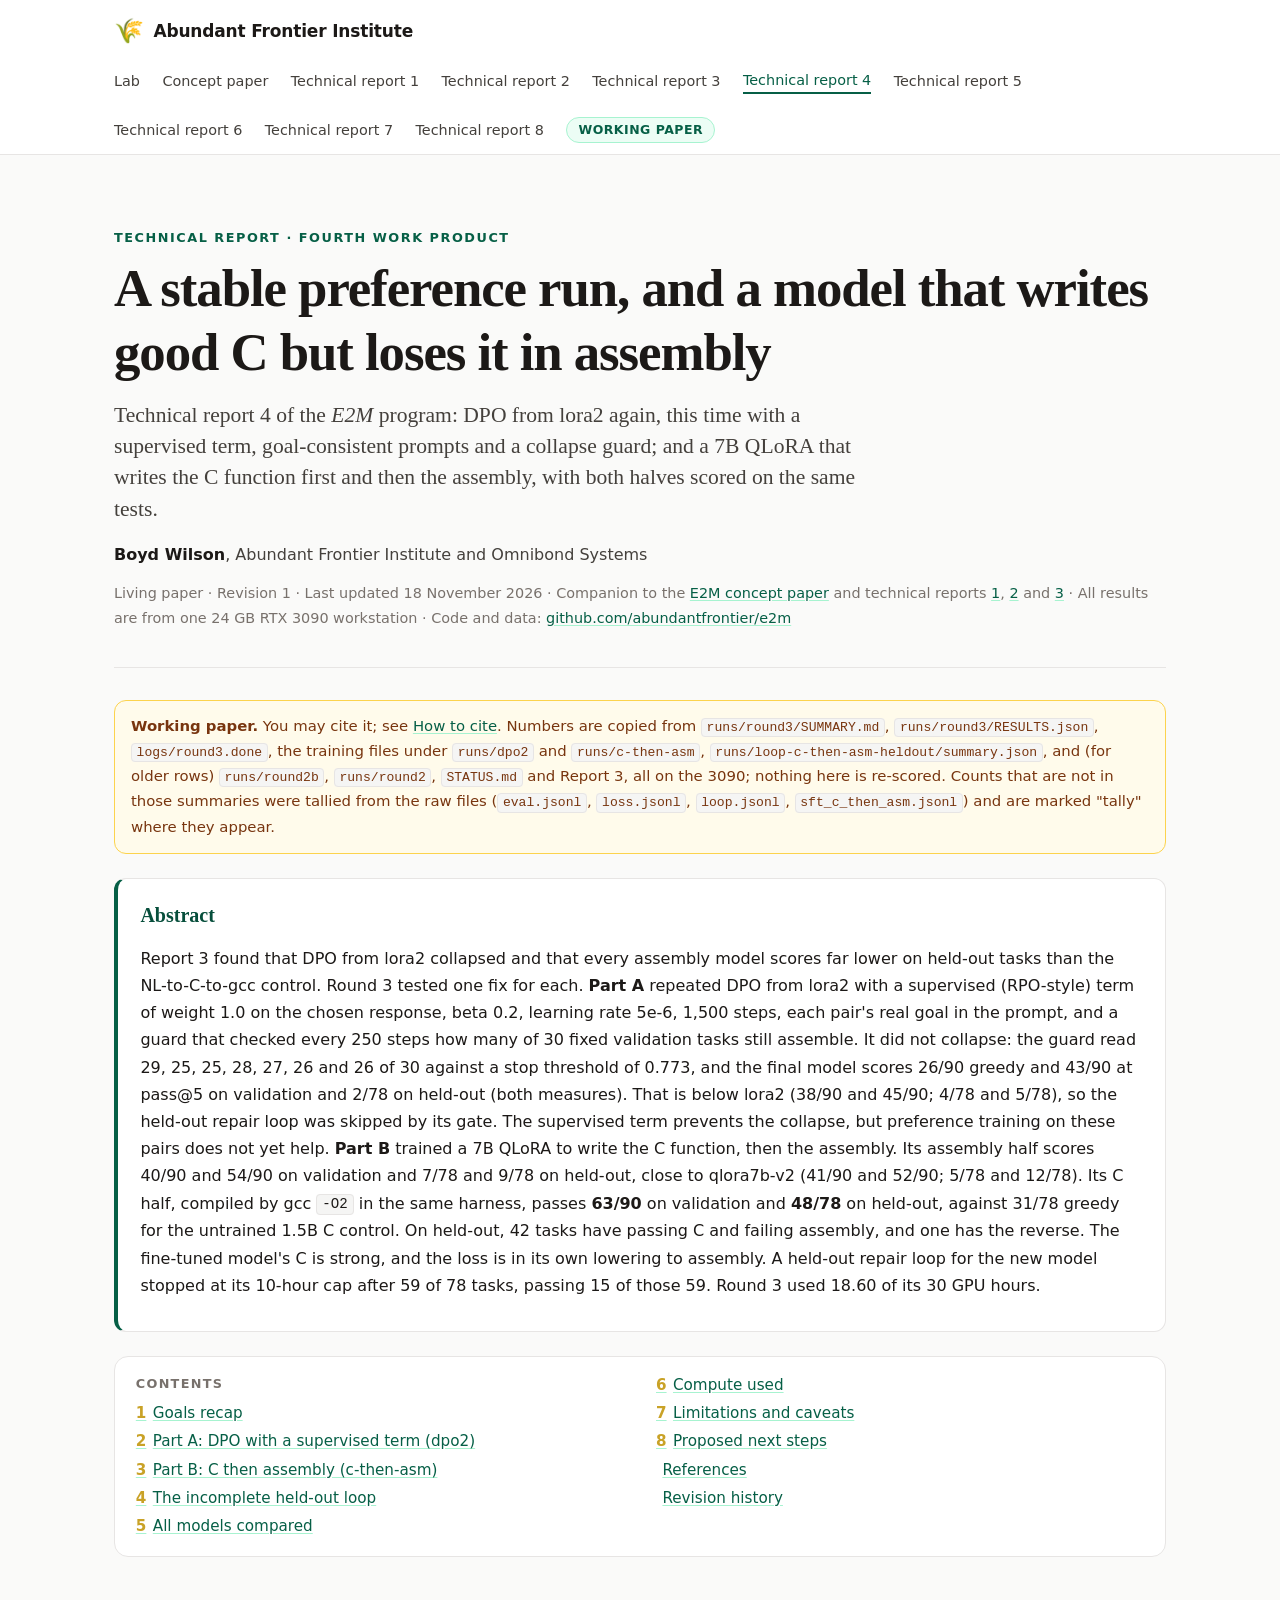
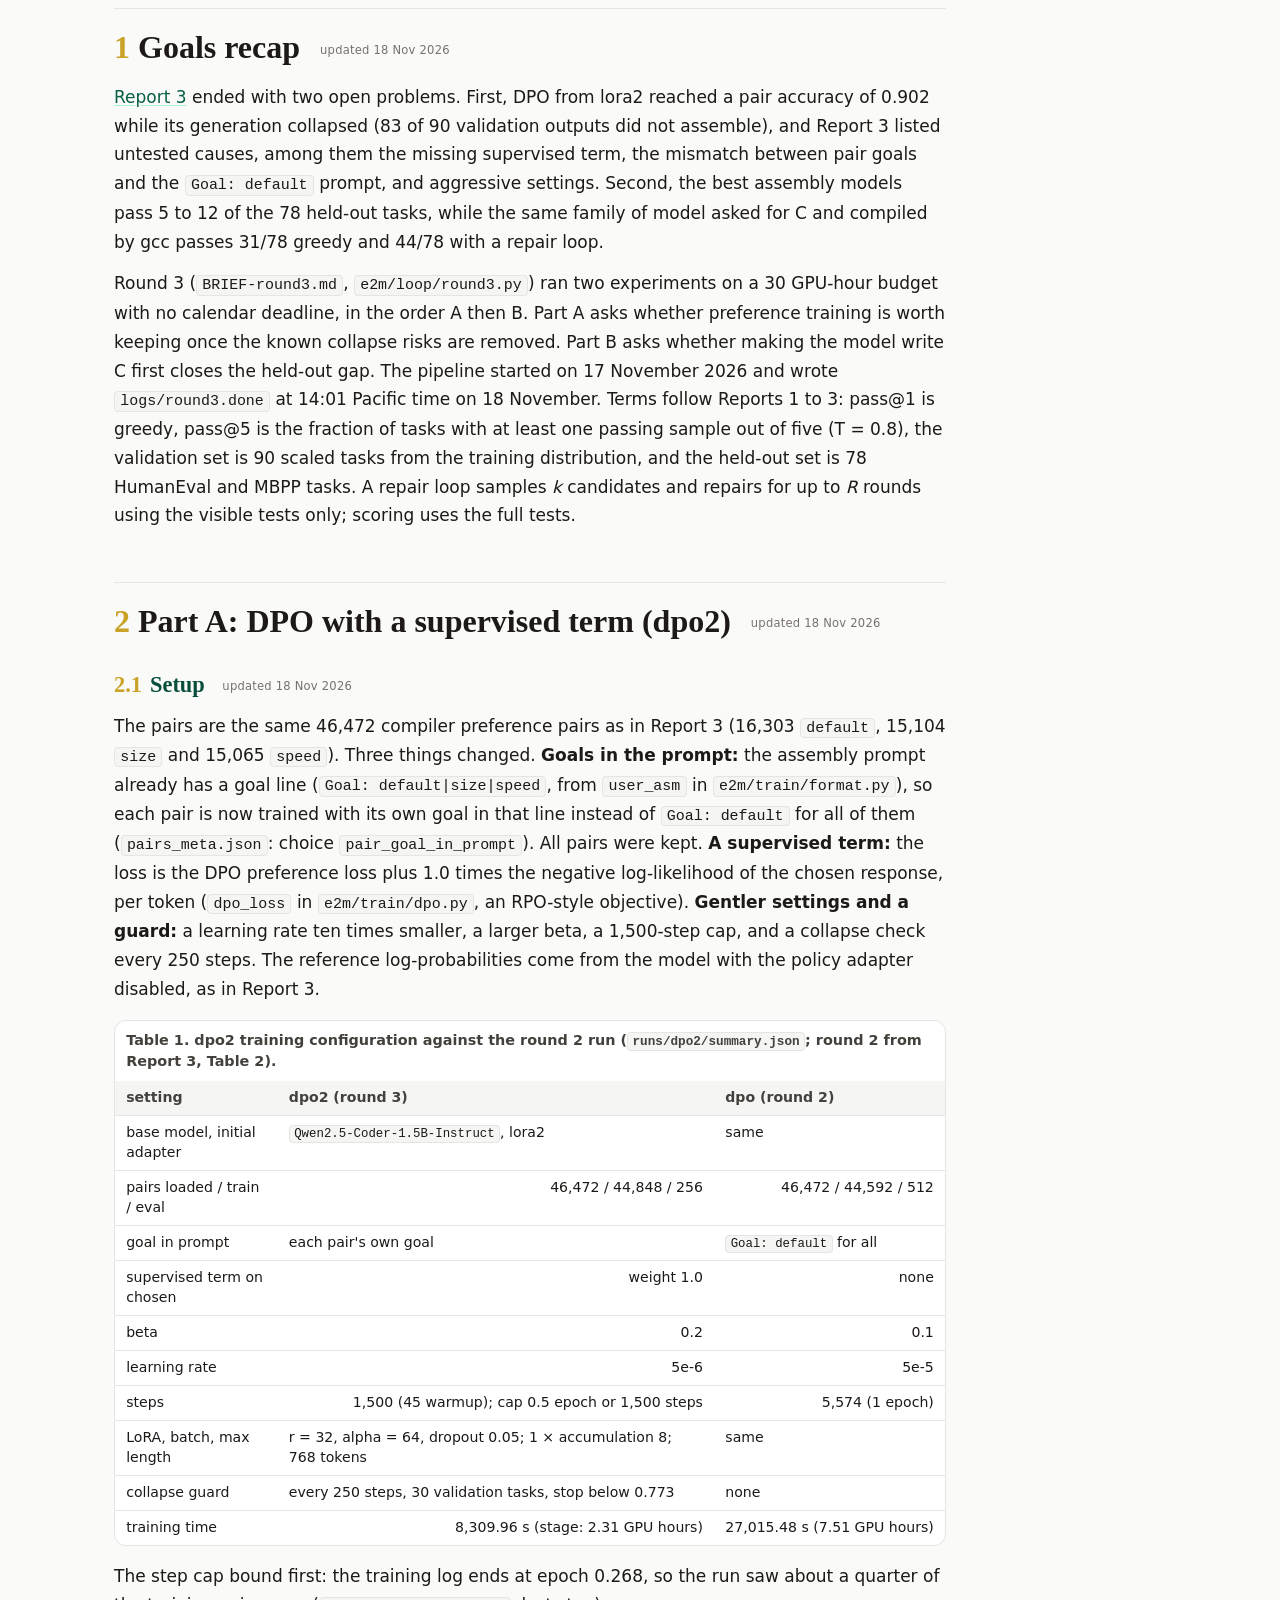
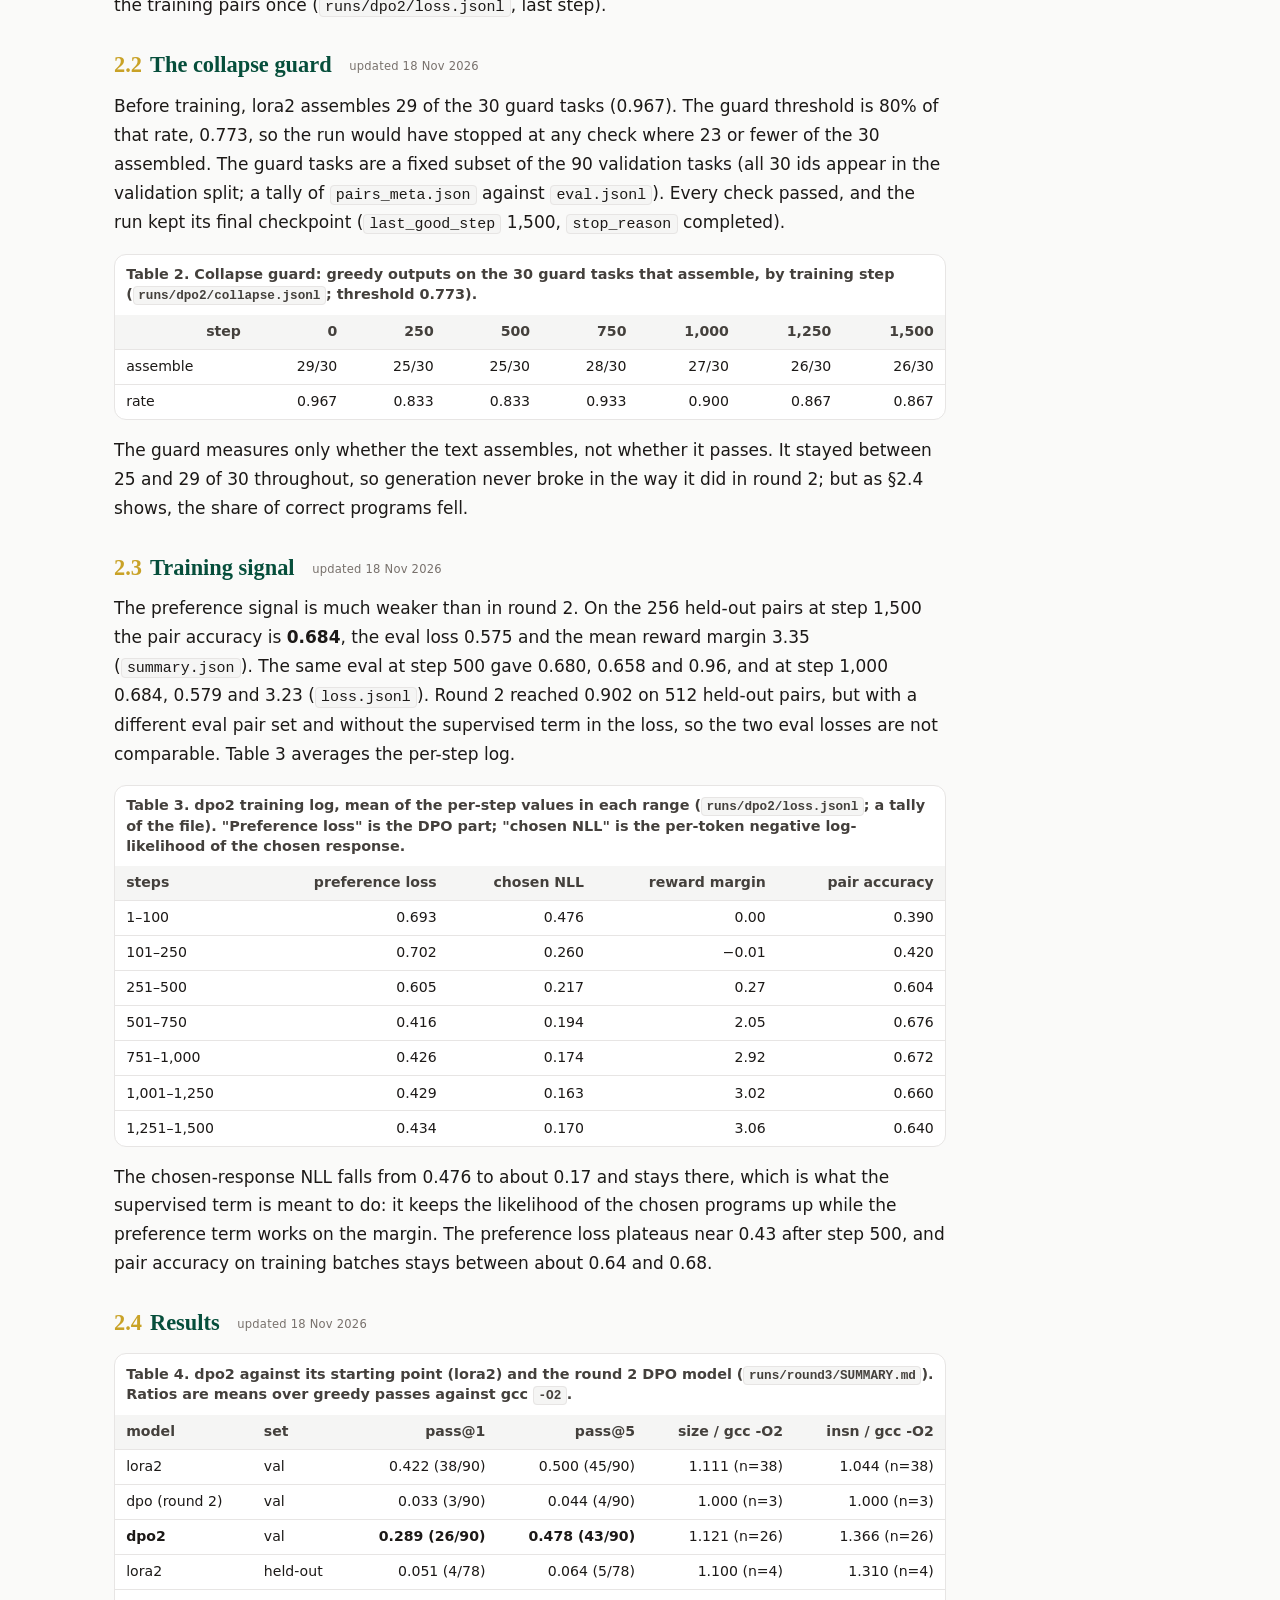
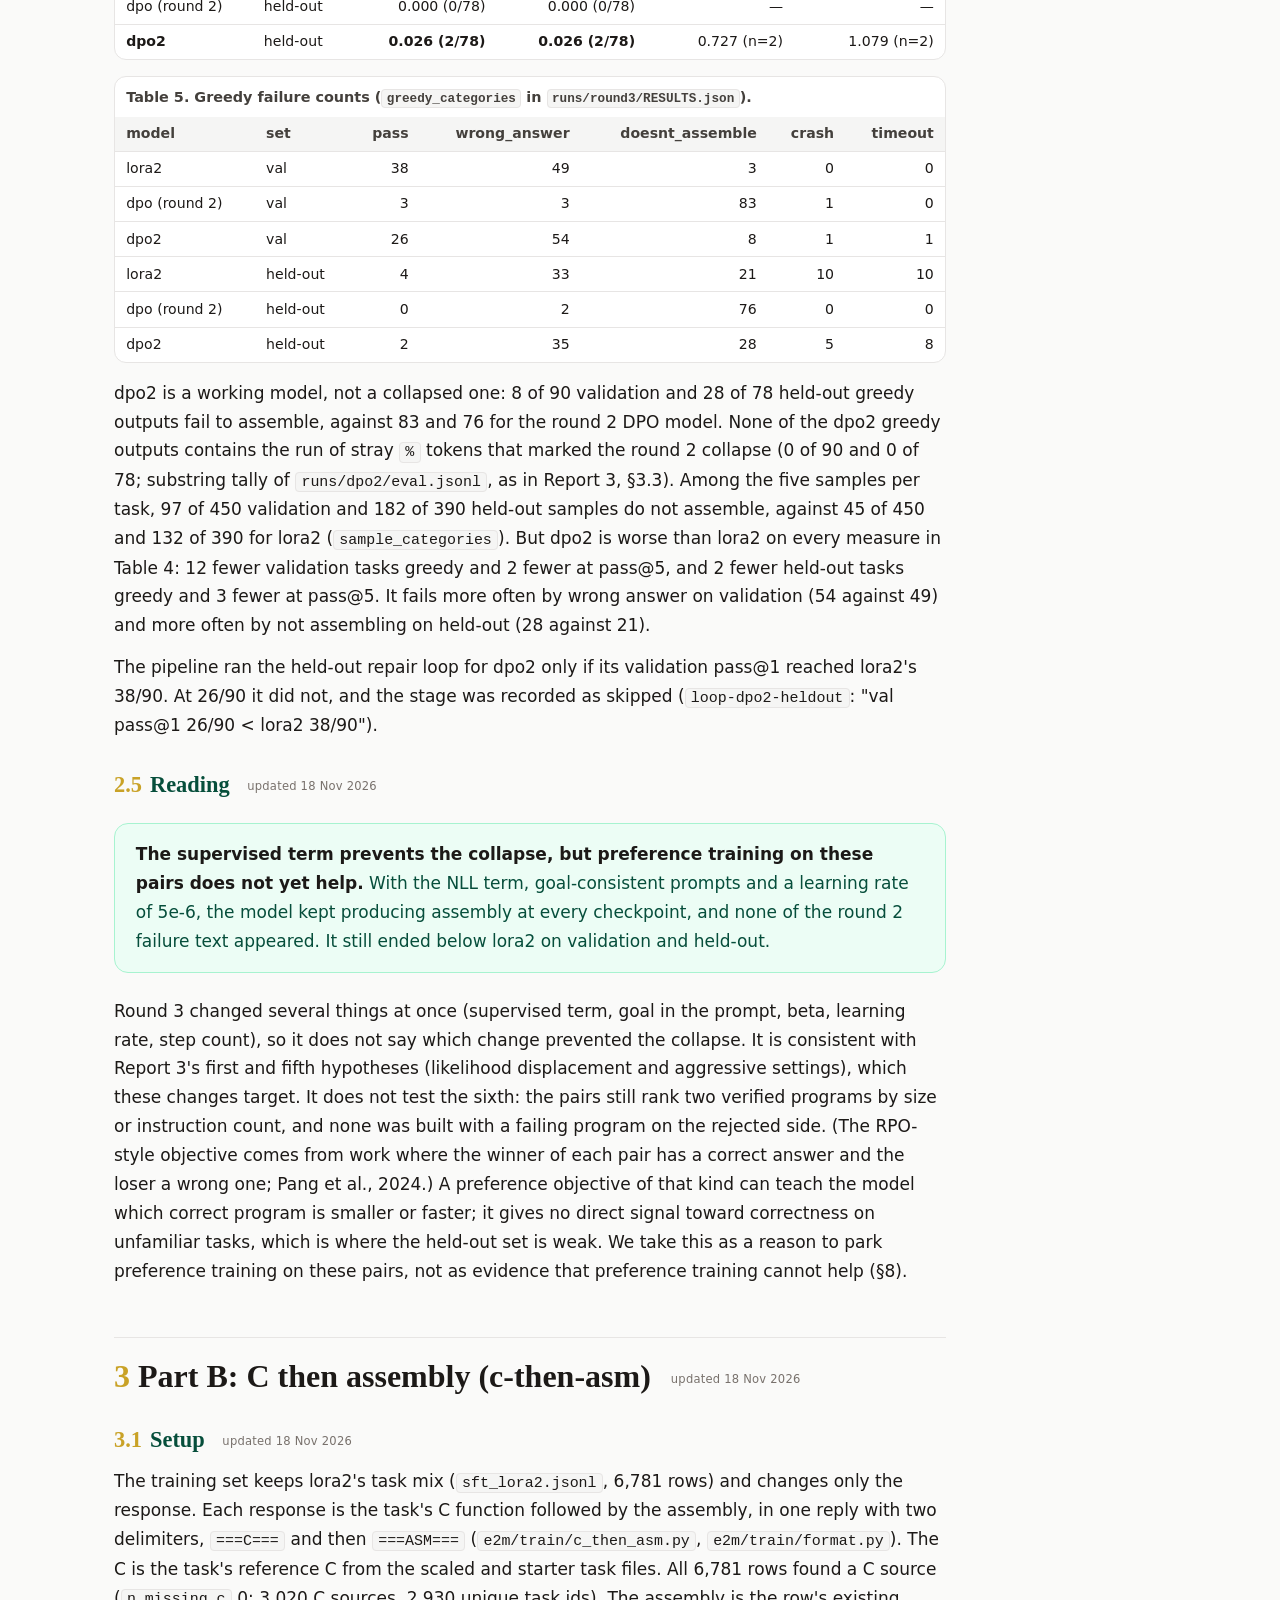
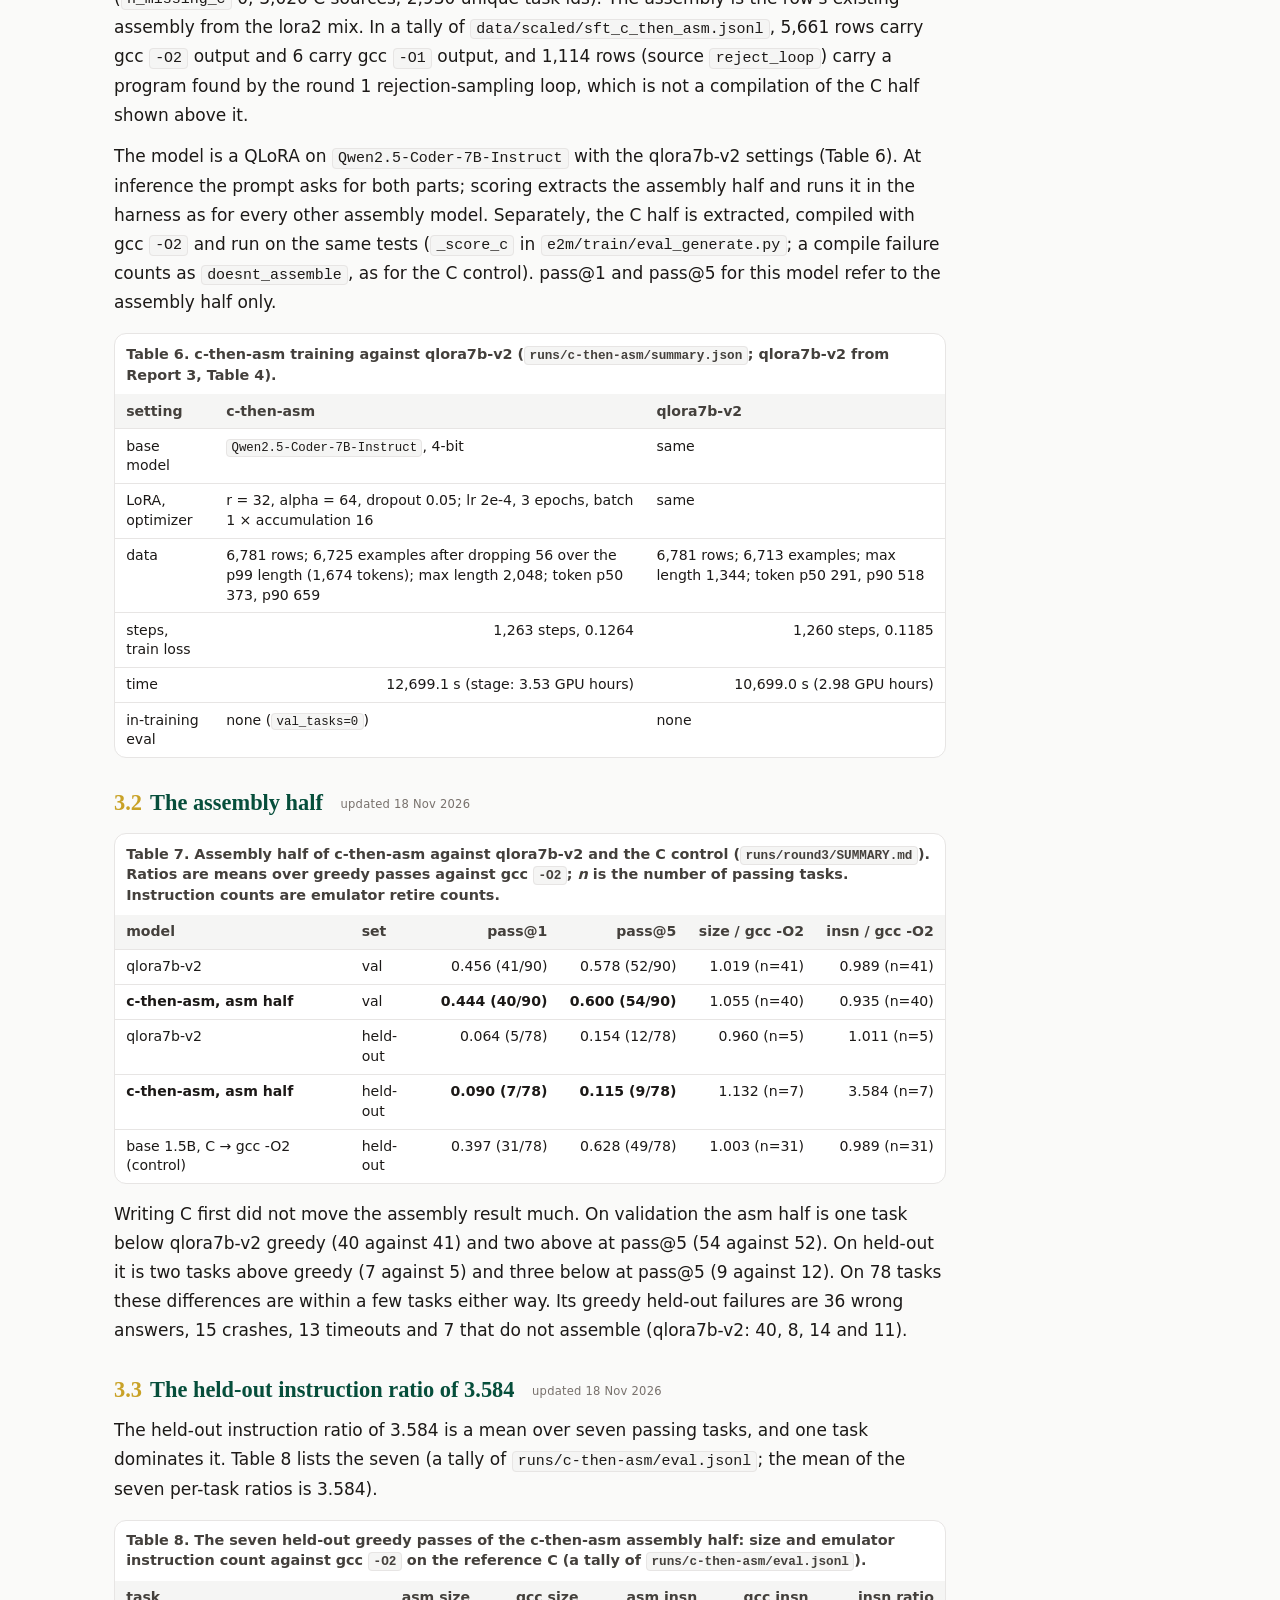
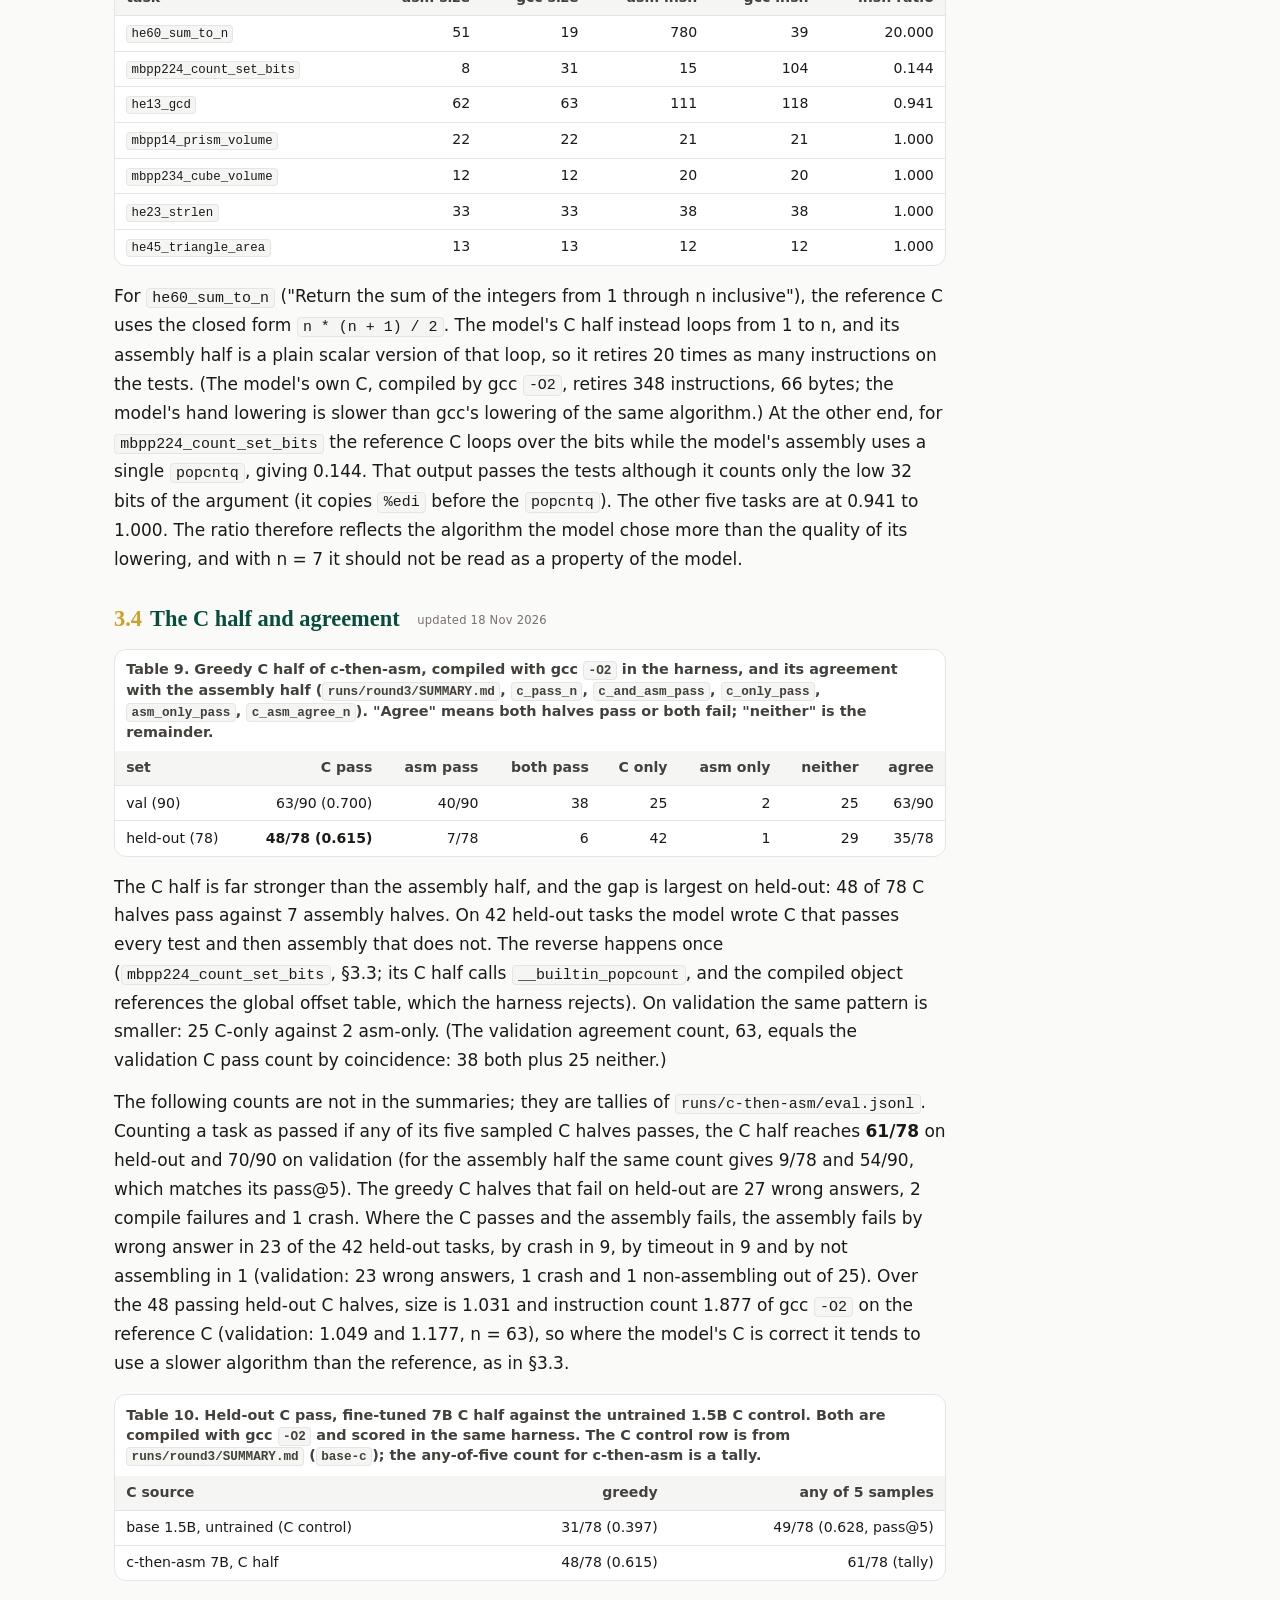
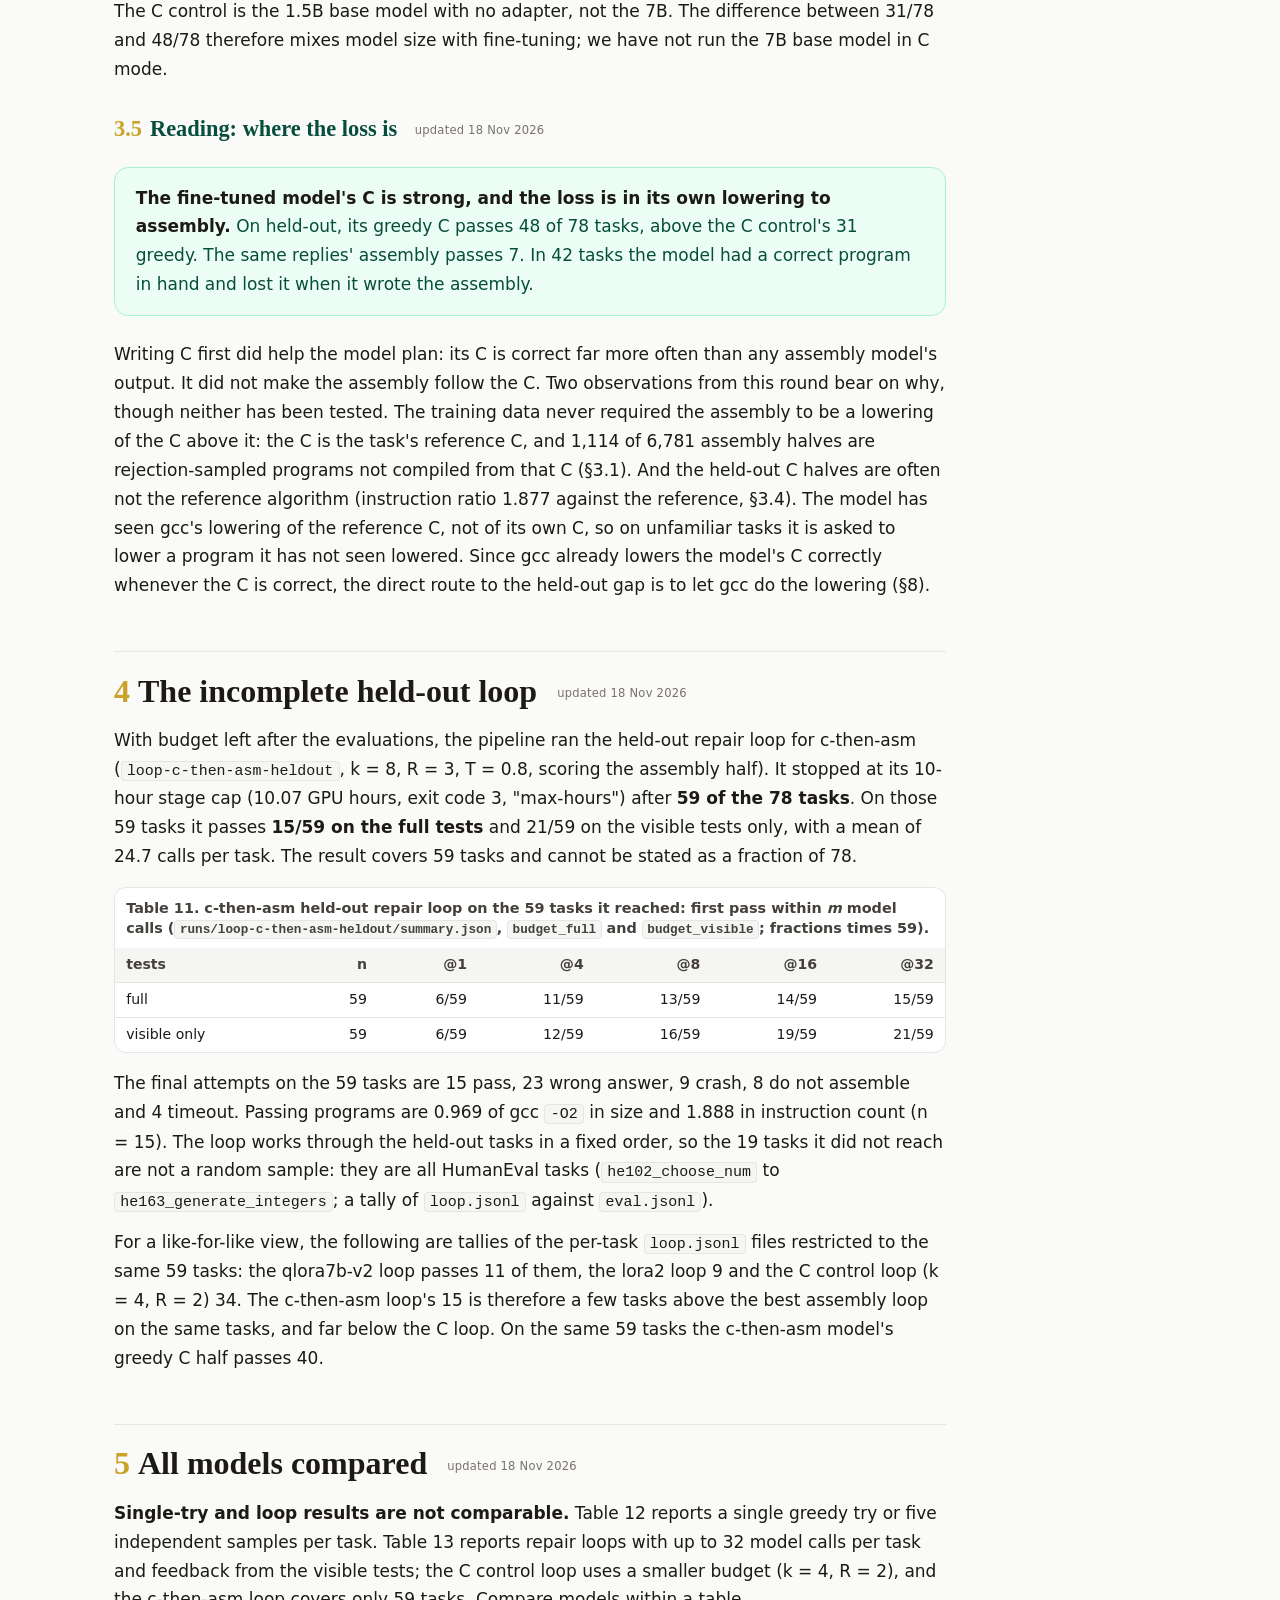
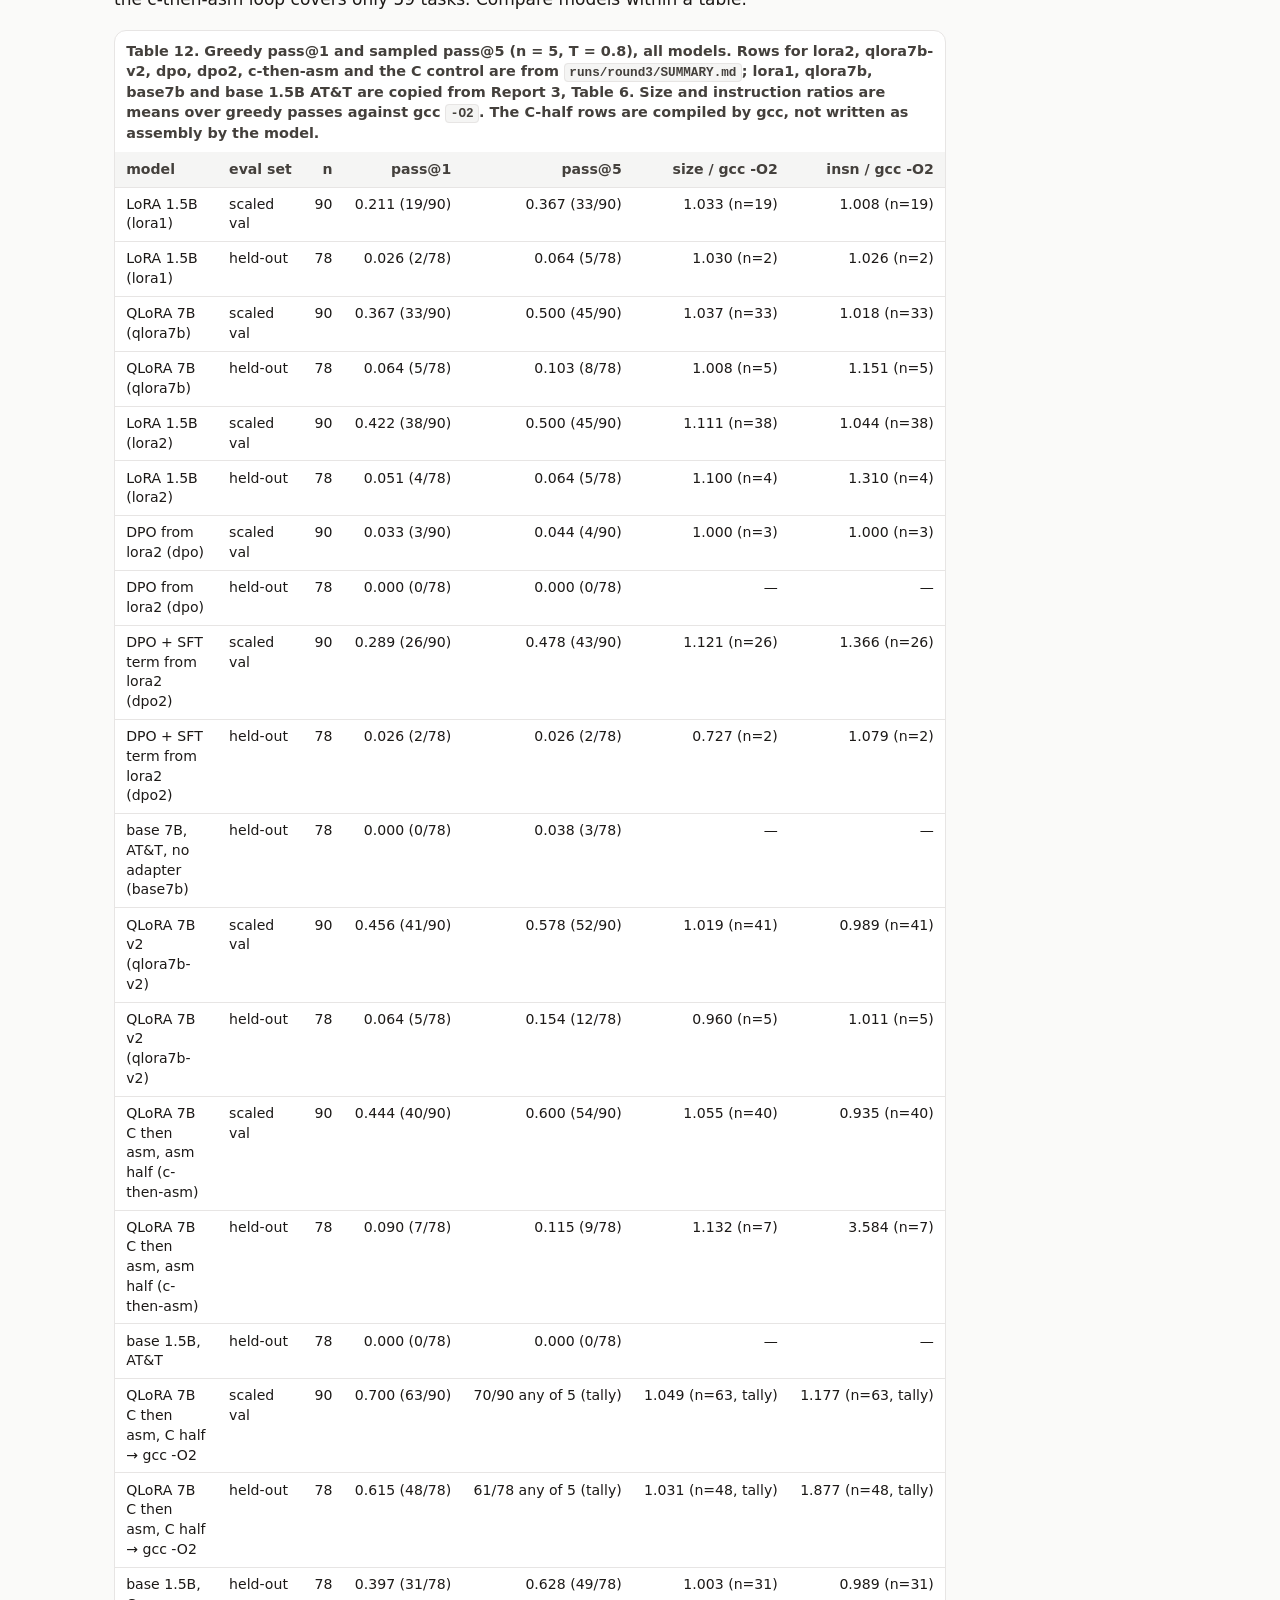
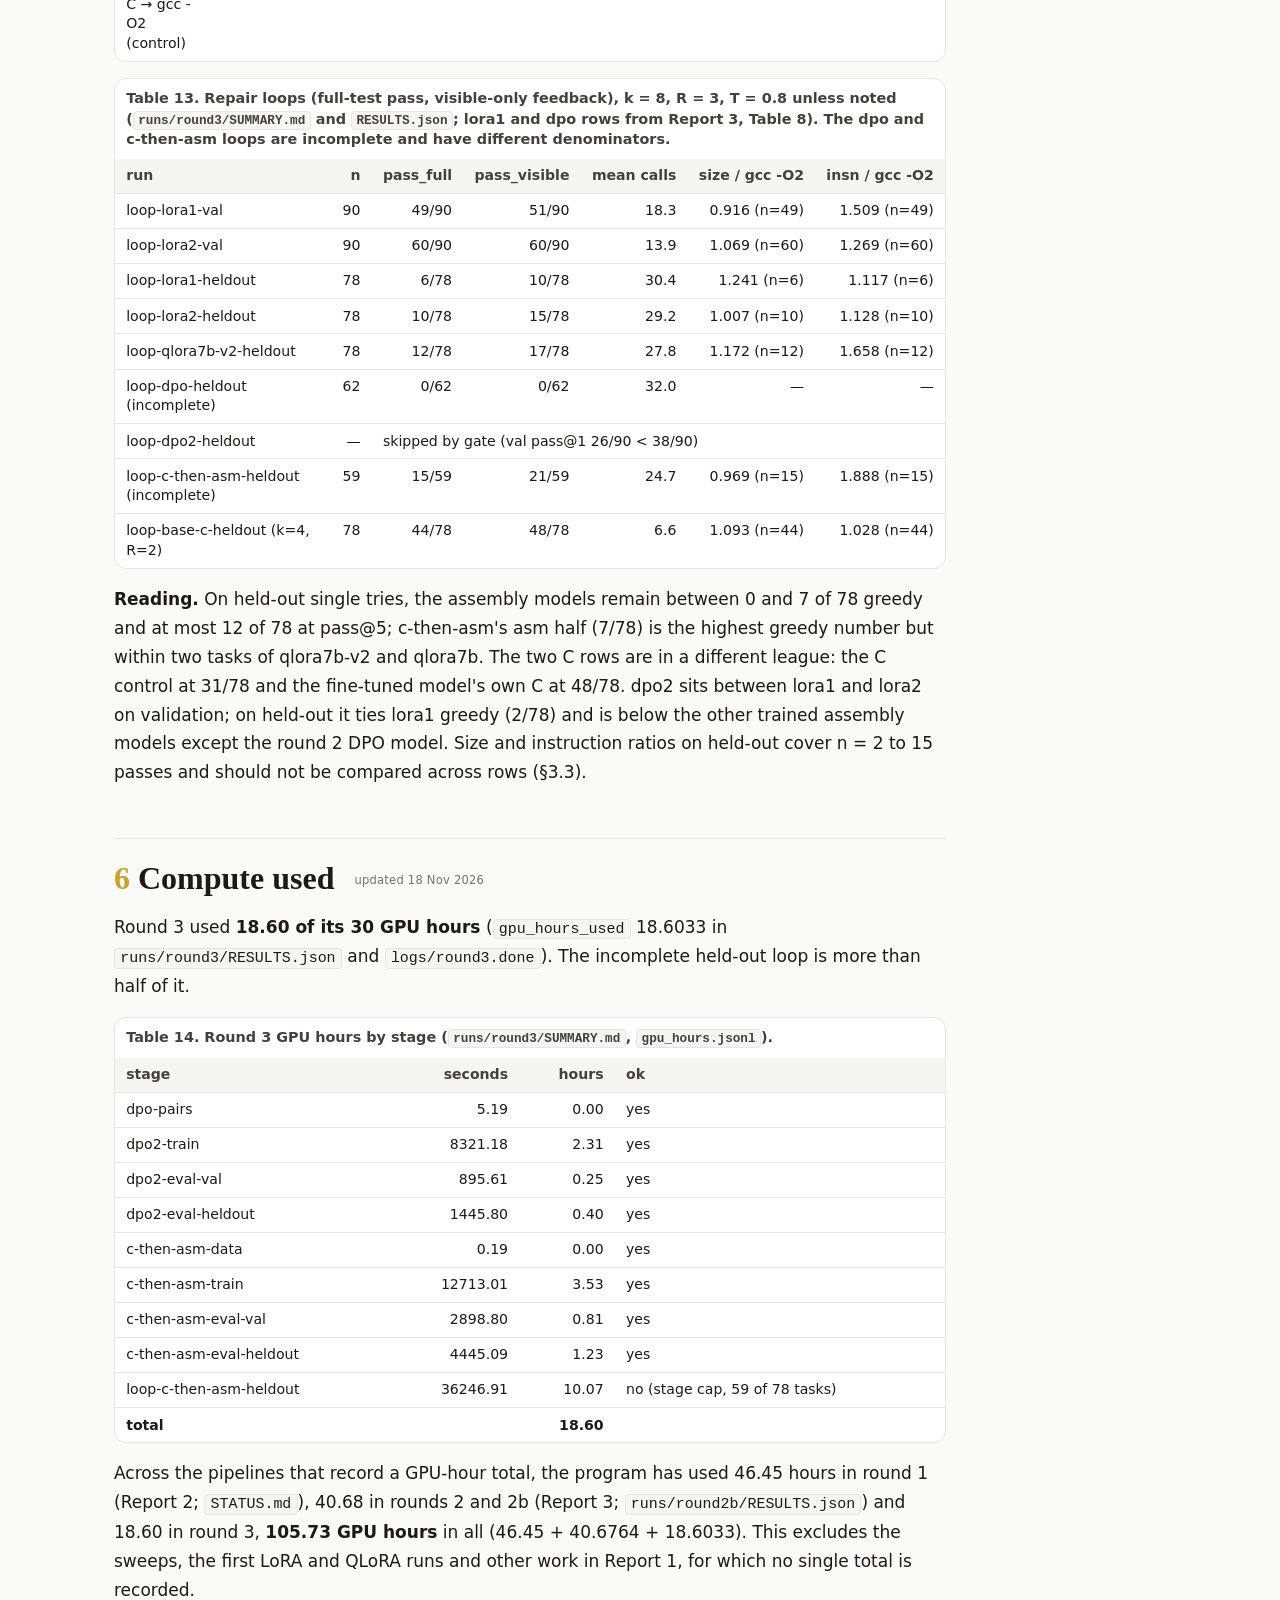
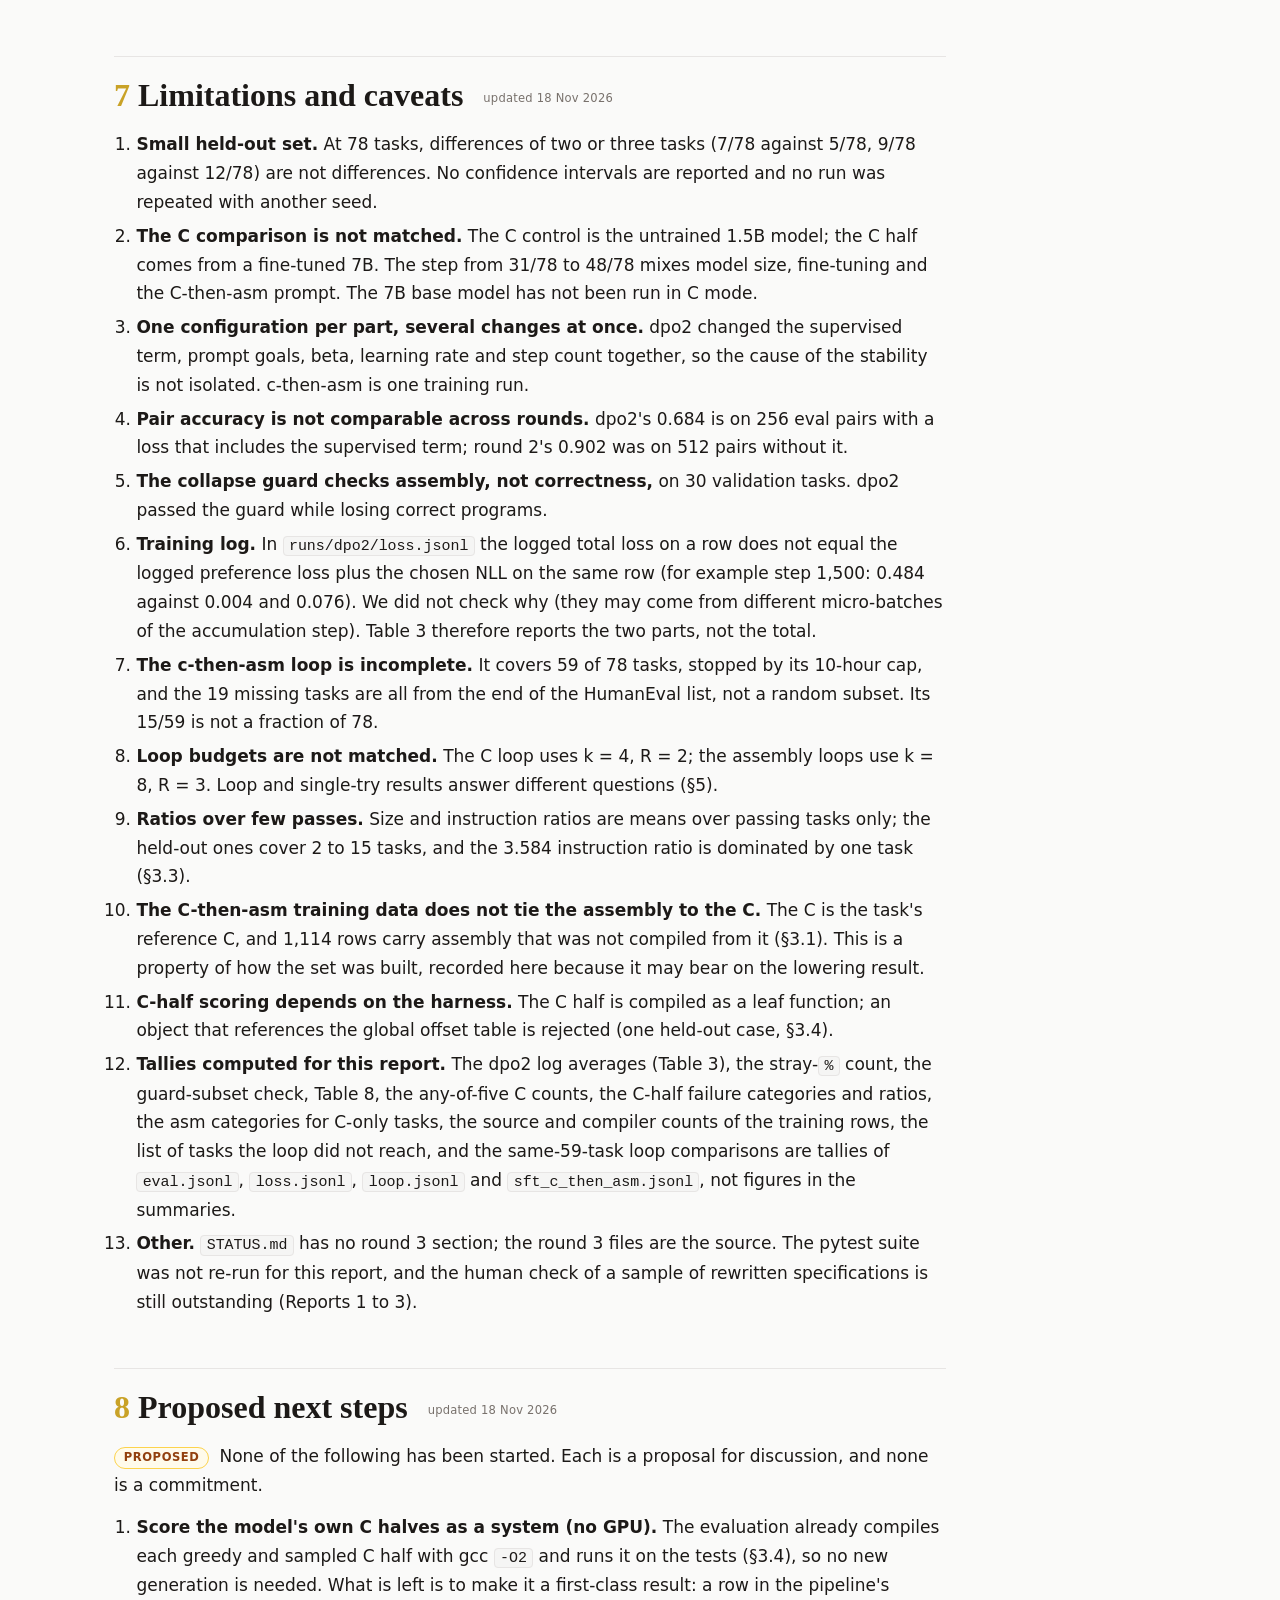
<file: reports/report-4/index.html>
<!DOCTYPE html>
<html lang="en">
<head>
<meta charset="utf-8">
<meta name="viewport" content="width=device-width, initial-scale=1">
<title>E2M technical report 4: preference training with a supervised term, and C then assembly (living paper) · Abundant Frontier Institute</title>
<meta name="description" content="Living technical report: a second DPO run with a supervised term and a collapse guard, and a 7B model trained to write C before assembly, scored on held-out tasks against the NL-to-C-to-gcc control.">
<meta name="citation_title" content="A stable preference run, and a model that writes good C but loses it in assembly">
<meta name="citation_author" content="Wilson, Boyd">
<meta name="citation_publication_date" content="2026/11/18">
<meta name="citation_technical_report_institution" content="Abundant Frontier Institute">
<meta name="citation_technical_report_number" content="Revision 1">
<meta name="citation_public_url" content="https://abundantfrontier.org/lab/e2m/report-4/">
<link rel="stylesheet" href="../style.css">
</head>
<body>
<nav class="nav"><div class="nav-in">
<a class="brand" href="https://abundantfrontier.org/"><span class="e">🌾</span><span>Abundant Frontier Institute</span></a>
<div class="nav-links"><a href="/lab/">Lab</a><a href="../concept/index.html" >Concept paper</a><a href="../report-1/index.html" >Technical report 1</a><a href="../report-2/index.html" >Technical report 2</a><a href="../report-3/index.html" >Technical report 3</a><a href="../report-4/index.html" class="cur">Technical report 4</a><a href="../report-5/index.html" >Technical report 5</a><a href="../report-6/index.html" >Technical report 6</a><a href="../report-7/index.html" >Technical report 7</a><a href="../report-8/index.html" >Technical report 8</a><span class="badge">Working paper</span></div>
</div></nav>
<main class="page">
<header class="title">
<div class="kicker">Technical report · fourth work product</div>
<h1>A stable preference run, and a model that writes good C but loses it in assembly</h1>
<p class="sub">Technical report 4 of the <em>E2M</em> program: DPO from lora2 again, this time with a supervised term, goal-consistent prompts and a collapse guard; and a 7B QLoRA that writes the C function first and then the assembly, with both halves scored on the same tests.</p>
<p class="byline"><strong>Boyd Wilson</strong>, Abundant Frontier Institute and Omnibond Systems</p>
<p class="meta">Living paper · Revision 1 · Last updated 18 November 2026 · Companion to the <a href="../concept/index.html">E2M concept paper</a> and technical reports <a href="../report-1/index.html">1</a>, <a href="../report-2/index.html">2</a> and <a href="../report-3/index.html">3</a> · All results are from one 24 GB RTX 3090 workstation · Code and data: <a href="https://github.com/abundantfrontier/e2m">github.com/abundantfrontier/e2m</a></p>
</header>

<div class="draftbar"><b>Working paper.</b> You may cite it; see <a href="#cite">How to cite</a>. Numbers are copied from <code>runs/round3/SUMMARY.md</code>, <code>runs/round3/RESULTS.json</code>, <code>logs/round3.done</code>, the training files under <code>runs/dpo2</code> and <code>runs/c-then-asm</code>, <code>runs/loop-c-then-asm-heldout/summary.json</code>, and (for older rows) <code>runs/round2b</code>, <code>runs/round2</code>, <code>STATUS.md</code> and Report 3, all on the 3090; nothing here is re-scored. Counts that are not in those summaries were tallied from the raw files (<code>eval.jsonl</code>, <code>loss.jsonl</code>, <code>loop.jsonl</code>, <code>sft_c_then_asm.jsonl</code>) and are marked "tally" where they appear.</div>

<div class="abstract"><h2>Abstract</h2>
<p>Report 3 found that DPO from lora2 collapsed and that every assembly model scores far lower on held-out tasks than the NL-to-C-to-gcc control. Round 3 tested one fix for each. <strong>Part A</strong> repeated DPO from lora2 with a supervised (RPO-style) term of weight 1.0 on the chosen response, beta 0.2, learning rate 5e-6, 1,500 steps, each pair's real goal in the prompt, and a guard that checked every 250 steps how many of 30 fixed validation tasks still assemble. It did not collapse: the guard read 29, 25, 25, 28, 27, 26 and 26 of 30 against a stop threshold of 0.773, and the final model scores 26/90 greedy and 43/90 at pass@5 on validation and 2/78 on held-out (both measures). That is below lora2 (38/90 and 45/90; 4/78 and 5/78), so the held-out repair loop was skipped by its gate. The supervised term prevents the collapse, but preference training on these pairs does not yet help. <strong>Part B</strong> trained a 7B QLoRA to write the C function, then the assembly. Its assembly half scores 40/90 and 54/90 on validation and 7/78 and 9/78 on held-out, close to qlora7b-v2 (41/90 and 52/90; 5/78 and 12/78). Its C half, compiled by gcc <code>-O2</code> in the same harness, passes <strong>63/90</strong> on validation and <strong>48/78</strong> on held-out, against 31/78 greedy for the untrained 1.5B C control. On held-out, 42 tasks have passing C and failing assembly, and one has the reverse. The fine-tuned model's C is strong, and the loss is in its own lowering to assembly. A held-out repair loop for the new model stopped at its 10-hour cap after 59 of 78 tasks, passing 15 of those 59. Round 3 used 18.60 of its 30 GPU hours.</p></div>

<nav class="toc" aria-label="Contents"><div class="toc-title">Contents</div><ol>
<li><a href="#s1"><span class="n">1</span>Goals recap</a></li>
<li><a href="#s2"><span class="n">2</span>Part A: DPO with a supervised term (dpo2)</a></li>
<li><a href="#s3"><span class="n">3</span>Part B: C then assembly (c-then-asm)</a></li>
<li><a href="#s4"><span class="n">4</span>The incomplete held-out loop</a></li>
<li><a href="#s5"><span class="n">5</span>All models compared</a></li>
<li><a href="#s6"><span class="n">6</span>Compute used</a></li>
<li><a href="#s7"><span class="n">7</span>Limitations and caveats</a></li>
<li><a href="#s8"><span class="n">8</span>Proposed next steps</a></li>
<li><a href="#refs"><span class="n"></span>References</a></li>
<li><a href="#revhist"><span class="n"></span>Revision history</a></li>
</ol></nav>

<div class="col">

<h2 id="s1"><span class="n">1</span>Goals recap <span class="upd" title="Section last changed">updated 18 Nov 2026</span></h2>
<p><a href="../report-3/index.html">Report 3</a> ended with two open problems. First, DPO from lora2 reached a pair accuracy of 0.902 while its generation collapsed (83 of 90 validation outputs did not assemble), and Report 3 listed untested causes, among them the missing supervised term, the mismatch between pair goals and the <code>Goal: default</code> prompt, and aggressive settings. Second, the best assembly models pass 5 to 12 of the 78 held-out tasks, while the same family of model asked for C and compiled by gcc passes 31/78 greedy and 44/78 with a repair loop.</p>
<p>Round 3 (<code>BRIEF-round3.md</code>, <code>e2m/loop/round3.py</code>) ran two experiments on a 30 GPU-hour budget with no calendar deadline, in the order A then B. Part A asks whether preference training is worth keeping once the known collapse risks are removed. Part B asks whether making the model write C first closes the held-out gap. The pipeline started on 17 November 2026 and wrote <code>logs/round3.done</code> at 14:01 Pacific time on 18 November. Terms follow Reports 1 to 3: pass@1 is greedy, pass@5 is the fraction of tasks with at least one passing sample out of five (T = 0.8), the validation set is 90 scaled tasks from the training distribution, and the held-out set is 78 HumanEval and MBPP tasks. A repair loop samples <em>k</em> candidates and repairs for up to <em>R</em> rounds using the visible tests only; scoring uses the full tests.</p>

<h2 id="s2"><span class="n">2</span>Part A: DPO with a supervised term (dpo2) <span class="upd" title="Section last changed">updated 18 Nov 2026</span></h2>

<h3 id="s2-1"><span class="n">2.1</span>Setup <span class="upd" title="Section last changed">updated 18 Nov 2026</span></h3>
<p>The pairs are the same 46,472 compiler preference pairs as in Report 3 (16,303 <code>default</code>, 15,104 <code>size</code> and 15,065 <code>speed</code>). Three things changed. <strong>Goals in the prompt:</strong> the assembly prompt already has a goal line (<code>Goal: default|size|speed</code>, from <code>user_asm</code> in <code>e2m/train/format.py</code>), so each pair is now trained with its own goal in that line instead of <code>Goal: default</code> for all of them (<code>pairs_meta.json</code>: choice <code>pair_goal_in_prompt</code>). All pairs were kept. <strong>A supervised term:</strong> the loss is the DPO preference loss plus 1.0 times the negative log-likelihood of the chosen response, per token (<code>dpo_loss</code> in <code>e2m/train/dpo.py</code>, an RPO-style objective). <strong>Gentler settings and a guard:</strong> a learning rate ten times smaller, a larger beta, a 1,500-step cap, and a collapse check every 250 steps. The reference log-probabilities come from the model with the policy adapter disabled, as in Report 3.</p>
<div class="tw"><table><caption>Table 1. dpo2 training configuration against the round 2 run (<code>runs/dpo2/summary.json</code>; round 2 from Report 3, Table 2).</caption>
<thead><tr><th>setting</th><th>dpo2 (round 3)</th><th>dpo (round 2)</th></tr></thead><tbody>
<tr><td>base model, initial adapter</td><td><code>Qwen2.5-Coder-1.5B-Instruct</code>, lora2</td><td>same</td></tr>
<tr><td>pairs loaded / train / eval</td><td class="num">46,472 / 44,848 / 256</td><td class="num">46,472 / 44,592 / 512</td></tr>
<tr><td>goal in prompt</td><td>each pair's own goal</td><td><code>Goal: default</code> for all</td></tr>
<tr><td>supervised term on chosen</td><td class="num">weight 1.0</td><td class="num">none</td></tr>
<tr><td>beta</td><td class="num">0.2</td><td class="num">0.1</td></tr>
<tr><td>learning rate</td><td class="num">5e-6</td><td class="num">5e-5</td></tr>
<tr><td>steps</td><td class="num">1,500 (45 warmup); cap 0.5 epoch or 1,500 steps</td><td class="num">5,574 (1 epoch)</td></tr>
<tr><td>LoRA, batch, max length</td><td>r = 32, alpha = 64, dropout 0.05; 1 × accumulation 8; 768 tokens</td><td>same</td></tr>
<tr><td>collapse guard</td><td>every 250 steps, 30 validation tasks, stop below 0.773</td><td>none</td></tr>
<tr><td>training time</td><td class="num">8,309.96 s (stage: 2.31 GPU hours)</td><td class="num">27,015.48 s (7.51 GPU hours)</td></tr>
</tbody></table></div>
<p>The step cap bound first: the training log ends at epoch 0.268, so the run saw about a quarter of the training pairs once (<code>runs/dpo2/loss.jsonl</code>, last step).</p>

<h3 id="s2-2"><span class="n">2.2</span>The collapse guard <span class="upd" title="Section last changed">updated 18 Nov 2026</span></h3>
<p>Before training, lora2 assembles 29 of the 30 guard tasks (0.967). The guard threshold is 80% of that rate, 0.773, so the run would have stopped at any check where 23 or fewer of the 30 assembled. The guard tasks are a fixed subset of the 90 validation tasks (all 30 ids appear in the validation split; a tally of <code>pairs_meta.json</code> against <code>eval.jsonl</code>). Every check passed, and the run kept its final checkpoint (<code>last_good_step</code> 1,500, <code>stop_reason</code> completed).</p>
<div class="tw"><table><caption>Table 2. Collapse guard: greedy outputs on the 30 guard tasks that assemble, by training step (<code>runs/dpo2/collapse.jsonl</code>; threshold 0.773).</caption>
<thead><tr><th class="num">step</th><th class="num">0</th><th class="num">250</th><th class="num">500</th><th class="num">750</th><th class="num">1,000</th><th class="num">1,250</th><th class="num">1,500</th></tr></thead><tbody>
<tr><td>assemble</td><td class="num">29/30</td><td class="num">25/30</td><td class="num">25/30</td><td class="num">28/30</td><td class="num">27/30</td><td class="num">26/30</td><td class="num">26/30</td></tr>
<tr><td>rate</td><td class="num">0.967</td><td class="num">0.833</td><td class="num">0.833</td><td class="num">0.933</td><td class="num">0.900</td><td class="num">0.867</td><td class="num">0.867</td></tr>
</tbody></table></div>
<p>The guard measures only whether the text assembles, not whether it passes. It stayed between 25 and 29 of 30 throughout, so generation never broke in the way it did in round 2; but as §2.4 shows, the share of correct programs fell.</p>

<h3 id="s2-3"><span class="n">2.3</span>Training signal <span class="upd" title="Section last changed">updated 18 Nov 2026</span></h3>
<p>The preference signal is much weaker than in round 2. On the 256 held-out pairs at step 1,500 the pair accuracy is <strong>0.684</strong>, the eval loss 0.575 and the mean reward margin 3.35 (<code>summary.json</code>). The same eval at step 500 gave 0.680, 0.658 and 0.96, and at step 1,000 0.684, 0.579 and 3.23 (<code>loss.jsonl</code>). Round 2 reached 0.902 on 512 held-out pairs, but with a different eval pair set and without the supervised term in the loss, so the two eval losses are not comparable. Table 3 averages the per-step log.</p>
<div class="tw"><table><caption>Table 3. dpo2 training log, mean of the per-step values in each range (<code>runs/dpo2/loss.jsonl</code>; a tally of the file). "Preference loss" is the DPO part; "chosen NLL" is the per-token negative log-likelihood of the chosen response.</caption>
<thead><tr><th>steps</th><th class="num">preference loss</th><th class="num">chosen NLL</th><th class="num">reward margin</th><th class="num">pair accuracy</th></tr></thead><tbody>
<tr><td>1–100</td><td class="num">0.693</td><td class="num">0.476</td><td class="num">0.00</td><td class="num">0.390</td></tr>
<tr><td>101–250</td><td class="num">0.702</td><td class="num">0.260</td><td class="num">−0.01</td><td class="num">0.420</td></tr>
<tr><td>251–500</td><td class="num">0.605</td><td class="num">0.217</td><td class="num">0.27</td><td class="num">0.604</td></tr>
<tr><td>501–750</td><td class="num">0.416</td><td class="num">0.194</td><td class="num">2.05</td><td class="num">0.676</td></tr>
<tr><td>751–1,000</td><td class="num">0.426</td><td class="num">0.174</td><td class="num">2.92</td><td class="num">0.672</td></tr>
<tr><td>1,001–1,250</td><td class="num">0.429</td><td class="num">0.163</td><td class="num">3.02</td><td class="num">0.660</td></tr>
<tr><td>1,251–1,500</td><td class="num">0.434</td><td class="num">0.170</td><td class="num">3.06</td><td class="num">0.640</td></tr>
</tbody></table></div>
<p>The chosen-response NLL falls from 0.476 to about 0.17 and stays there, which is what the supervised term is meant to do: it keeps the likelihood of the chosen programs up while the preference term works on the margin. The preference loss plateaus near 0.43 after step 500, and pair accuracy on training batches stays between about 0.64 and 0.68.</p>

<h3 id="s2-4"><span class="n">2.4</span>Results <span class="upd" title="Section last changed">updated 18 Nov 2026</span></h3>
<div class="tw"><table><caption>Table 4. dpo2 against its starting point (lora2) and the round 2 DPO model (<code>runs/round3/SUMMARY.md</code>). Ratios are means over greedy passes against gcc <code>-O2</code>.</caption>
<thead><tr><th>model</th><th>set</th><th class="num">pass@1</th><th class="num">pass@5</th><th class="num">size / gcc -O2</th><th class="num">insn / gcc -O2</th></tr></thead><tbody>
<tr><td>lora2</td><td>val</td><td class="num">0.422 (38/90)</td><td class="num">0.500 (45/90)</td><td class="num">1.111 (n=38)</td><td class="num">1.044 (n=38)</td></tr>
<tr><td>dpo (round 2)</td><td>val</td><td class="num">0.033 (3/90)</td><td class="num">0.044 (4/90)</td><td class="num">1.000 (n=3)</td><td class="num">1.000 (n=3)</td></tr>
<tr><td><b>dpo2</b></td><td>val</td><td class="num"><b>0.289 (26/90)</b></td><td class="num"><b>0.478 (43/90)</b></td><td class="num">1.121 (n=26)</td><td class="num">1.366 (n=26)</td></tr>
<tr><td>lora2</td><td>held-out</td><td class="num">0.051 (4/78)</td><td class="num">0.064 (5/78)</td><td class="num">1.100 (n=4)</td><td class="num">1.310 (n=4)</td></tr>
<tr><td>dpo (round 2)</td><td>held-out</td><td class="num">0.000 (0/78)</td><td class="num">0.000 (0/78)</td><td class="num">—</td><td class="num">—</td></tr>
<tr><td><b>dpo2</b></td><td>held-out</td><td class="num"><b>0.026 (2/78)</b></td><td class="num"><b>0.026 (2/78)</b></td><td class="num">0.727 (n=2)</td><td class="num">1.079 (n=2)</td></tr>
</tbody></table></div>
<div class="tw"><table><caption>Table 5. Greedy failure counts (<code>greedy_categories</code> in <code>runs/round3/RESULTS.json</code>).</caption>
<thead><tr><th>model</th><th>set</th><th class="num">pass</th><th class="num">wrong_answer</th><th class="num">doesnt_assemble</th><th class="num">crash</th><th class="num">timeout</th></tr></thead><tbody>
<tr><td>lora2</td><td>val</td><td class="num">38</td><td class="num">49</td><td class="num">3</td><td class="num">0</td><td class="num">0</td></tr>
<tr><td>dpo (round 2)</td><td>val</td><td class="num">3</td><td class="num">3</td><td class="num">83</td><td class="num">1</td><td class="num">0</td></tr>
<tr><td>dpo2</td><td>val</td><td class="num">26</td><td class="num">54</td><td class="num">8</td><td class="num">1</td><td class="num">1</td></tr>
<tr><td>lora2</td><td>held-out</td><td class="num">4</td><td class="num">33</td><td class="num">21</td><td class="num">10</td><td class="num">10</td></tr>
<tr><td>dpo (round 2)</td><td>held-out</td><td class="num">0</td><td class="num">2</td><td class="num">76</td><td class="num">0</td><td class="num">0</td></tr>
<tr><td>dpo2</td><td>held-out</td><td class="num">2</td><td class="num">35</td><td class="num">28</td><td class="num">5</td><td class="num">8</td></tr>
</tbody></table></div>
<p>dpo2 is a working model, not a collapsed one: 8 of 90 validation and 28 of 78 held-out greedy outputs fail to assemble, against 83 and 76 for the round 2 DPO model. None of the dpo2 greedy outputs contains the run of stray <code>%</code> tokens that marked the round 2 collapse (0 of 90 and 0 of 78; substring tally of <code>runs/dpo2/eval.jsonl</code>, as in Report 3, §3.3). Among the five samples per task, 97 of 450 validation and 182 of 390 held-out samples do not assemble, against 45 of 450 and 132 of 390 for lora2 (<code>sample_categories</code>). But dpo2 is worse than lora2 on every measure in Table 4: 12 fewer validation tasks greedy and 2 fewer at pass@5, and 2 fewer held-out tasks greedy and 3 fewer at pass@5. It fails more often by wrong answer on validation (54 against 49) and more often by not assembling on held-out (28 against 21).</p>
<p>The pipeline ran the held-out repair loop for dpo2 only if its validation pass@1 reached lora2's 38/90. At 26/90 it did not, and the stage was recorded as skipped (<code>loop-dpo2-heldout</code>: "val pass@1 26/90 &lt; lora2 38/90").</p>

<h3 id="s2-5"><span class="n">2.5</span>Reading <span class="upd" title="Section last changed">updated 18 Nov 2026</span></h3>
<div class="callout"><p><strong>The supervised term prevents the collapse, but preference training on these pairs does not yet help.</strong> With the NLL term, goal-consistent prompts and a learning rate of 5e-6, the model kept producing assembly at every checkpoint, and none of the round 2 failure text appeared. It still ended below lora2 on validation and held-out.</p></div>
<p>Round 3 changed several things at once (supervised term, goal in the prompt, beta, learning rate, step count), so it does not say which change prevented the collapse. It is consistent with Report 3's first and fifth hypotheses (likelihood displacement and aggressive settings), which these changes target. It does not test the sixth: the pairs still rank two verified programs by size or instruction count, and none was built with a failing program on the rejected side. (The RPO-style objective comes from work where the winner of each pair has a correct answer and the loser a wrong one; Pang et al., 2024.) A preference objective of that kind can teach the model which correct program is smaller or faster; it gives no direct signal toward correctness on unfamiliar tasks, which is where the held-out set is weak. We take this as a reason to park preference training on these pairs, not as evidence that preference training cannot help (§8).</p>

<h2 id="s3"><span class="n">3</span>Part B: C then assembly (c-then-asm) <span class="upd" title="Section last changed">updated 18 Nov 2026</span></h2>

<h3 id="s3-1"><span class="n">3.1</span>Setup <span class="upd" title="Section last changed">updated 18 Nov 2026</span></h3>
<p>The training set keeps lora2's task mix (<code>sft_lora2.jsonl</code>, 6,781 rows) and changes only the response. Each response is the task's C function followed by the assembly, in one reply with two delimiters, <code>===C===</code> and then <code>===ASM===</code> (<code>e2m/train/c_then_asm.py</code>, <code>e2m/train/format.py</code>). The C is the task's reference C from the scaled and starter task files. All 6,781 rows found a C source (<code>n_missing_c</code> 0; 3,020 C sources, 2,930 unique task ids). The assembly is the row's existing assembly from the lora2 mix. In a tally of <code>data/scaled/sft_c_then_asm.jsonl</code>, 5,661 rows carry gcc <code>-O2</code> output and 6 carry gcc <code>-O1</code> output, and 1,114 rows (source <code>reject_loop</code>) carry a program found by the round 1 rejection-sampling loop, which is not a compilation of the C half shown above it.</p>
<p>The model is a QLoRA on <code>Qwen2.5-Coder-7B-Instruct</code> with the qlora7b-v2 settings (Table 6). At inference the prompt asks for both parts; scoring extracts the assembly half and runs it in the harness as for every other assembly model. Separately, the C half is extracted, compiled with gcc <code>-O2</code> and run on the same tests (<code>_score_c</code> in <code>e2m/train/eval_generate.py</code>; a compile failure counts as <code>doesnt_assemble</code>, as for the C control). pass@1 and pass@5 for this model refer to the assembly half only.</p>
<div class="tw"><table><caption>Table 6. c-then-asm training against qlora7b-v2 (<code>runs/c-then-asm/summary.json</code>; qlora7b-v2 from Report 3, Table 4).</caption>
<thead><tr><th>setting</th><th>c-then-asm</th><th>qlora7b-v2</th></tr></thead><tbody>
<tr><td>base model</td><td><code>Qwen2.5-Coder-7B-Instruct</code>, 4-bit</td><td>same</td></tr>
<tr><td>LoRA, optimizer</td><td>r = 32, alpha = 64, dropout 0.05; lr 2e-4, 3 epochs, batch 1 × accumulation 16</td><td>same</td></tr>
<tr><td>data</td><td>6,781 rows; 6,725 examples after dropping 56 over the p99 length (1,674 tokens); max length 2,048; token p50 373, p90 659</td><td>6,781 rows; 6,713 examples; max length 1,344; token p50 291, p90 518</td></tr>
<tr><td>steps, train loss</td><td class="num">1,263 steps, 0.1264</td><td class="num">1,260 steps, 0.1185</td></tr>
<tr><td>time</td><td class="num">12,699.1 s (stage: 3.53 GPU hours)</td><td class="num">10,699.0 s (2.98 GPU hours)</td></tr>
<tr><td>in-training eval</td><td>none (<code>val_tasks=0</code>)</td><td>none</td></tr>
</tbody></table></div>

<h3 id="s3-2"><span class="n">3.2</span>The assembly half <span class="upd" title="Section last changed">updated 18 Nov 2026</span></h3>
<div class="tw"><table><caption>Table 7. Assembly half of c-then-asm against qlora7b-v2 and the C control (<code>runs/round3/SUMMARY.md</code>). Ratios are means over greedy passes against gcc <code>-O2</code>; <em>n</em> is the number of passing tasks. Instruction counts are emulator retire counts.</caption>
<thead><tr><th>model</th><th>set</th><th class="num">pass@1</th><th class="num">pass@5</th><th class="num">size / gcc -O2</th><th class="num">insn / gcc -O2</th></tr></thead><tbody>
<tr><td>qlora7b-v2</td><td>val</td><td class="num">0.456 (41/90)</td><td class="num">0.578 (52/90)</td><td class="num">1.019 (n=41)</td><td class="num">0.989 (n=41)</td></tr>
<tr><td><b>c-then-asm, asm half</b></td><td>val</td><td class="num"><b>0.444 (40/90)</b></td><td class="num"><b>0.600 (54/90)</b></td><td class="num">1.055 (n=40)</td><td class="num">0.935 (n=40)</td></tr>
<tr><td>qlora7b-v2</td><td>held-out</td><td class="num">0.064 (5/78)</td><td class="num">0.154 (12/78)</td><td class="num">0.960 (n=5)</td><td class="num">1.011 (n=5)</td></tr>
<tr><td><b>c-then-asm, asm half</b></td><td>held-out</td><td class="num"><b>0.090 (7/78)</b></td><td class="num"><b>0.115 (9/78)</b></td><td class="num">1.132 (n=7)</td><td class="num">3.584 (n=7)</td></tr>
<tr><td>base 1.5B, C → gcc -O2 (control)</td><td>held-out</td><td class="num">0.397 (31/78)</td><td class="num">0.628 (49/78)</td><td class="num">1.003 (n=31)</td><td class="num">0.989 (n=31)</td></tr>
</tbody></table></div>
<p>Writing C first did not move the assembly result much. On validation the asm half is one task below qlora7b-v2 greedy (40 against 41) and two above at pass@5 (54 against 52). On held-out it is two tasks above greedy (7 against 5) and three below at pass@5 (9 against 12). On 78 tasks these differences are within a few tasks either way. Its greedy held-out failures are 36 wrong answers, 15 crashes, 13 timeouts and 7 that do not assemble (qlora7b-v2: 40, 8, 14 and 11).</p>

<h3 id="s3-3"><span class="n">3.3</span>The held-out instruction ratio of 3.584 <span class="upd" title="Section last changed">updated 18 Nov 2026</span></h3>
<p>The held-out instruction ratio of 3.584 is a mean over seven passing tasks, and one task dominates it. Table 8 lists the seven (a tally of <code>runs/c-then-asm/eval.jsonl</code>; the mean of the seven per-task ratios is 3.584).</p>
<div class="tw"><table><caption>Table 8. The seven held-out greedy passes of the c-then-asm assembly half: size and emulator instruction count against gcc <code>-O2</code> on the reference C (a tally of <code>runs/c-then-asm/eval.jsonl</code>).</caption>
<thead><tr><th>task</th><th class="num">asm size</th><th class="num">gcc size</th><th class="num">asm insn</th><th class="num">gcc insn</th><th class="num">insn ratio</th></tr></thead><tbody>
<tr><td><code>he60_sum_to_n</code></td><td class="num">51</td><td class="num">19</td><td class="num">780</td><td class="num">39</td><td class="num">20.000</td></tr>
<tr><td><code>mbpp224_count_set_bits</code></td><td class="num">8</td><td class="num">31</td><td class="num">15</td><td class="num">104</td><td class="num">0.144</td></tr>
<tr><td><code>he13_gcd</code></td><td class="num">62</td><td class="num">63</td><td class="num">111</td><td class="num">118</td><td class="num">0.941</td></tr>
<tr><td><code>mbpp14_prism_volume</code></td><td class="num">22</td><td class="num">22</td><td class="num">21</td><td class="num">21</td><td class="num">1.000</td></tr>
<tr><td><code>mbpp234_cube_volume</code></td><td class="num">12</td><td class="num">12</td><td class="num">20</td><td class="num">20</td><td class="num">1.000</td></tr>
<tr><td><code>he23_strlen</code></td><td class="num">33</td><td class="num">33</td><td class="num">38</td><td class="num">38</td><td class="num">1.000</td></tr>
<tr><td><code>he45_triangle_area</code></td><td class="num">13</td><td class="num">13</td><td class="num">12</td><td class="num">12</td><td class="num">1.000</td></tr>
</tbody></table></div>
<p>For <code>he60_sum_to_n</code> ("Return the sum of the integers from 1 through n inclusive"), the reference C uses the closed form <code>n * (n + 1) / 2</code>. The model's C half instead loops from 1 to n, and its assembly half is a plain scalar version of that loop, so it retires 20 times as many instructions on the tests. (The model's own C, compiled by gcc <code>-O2</code>, retires 348 instructions, 66 bytes; the model's hand lowering is slower than gcc's lowering of the same algorithm.) At the other end, for <code>mbpp224_count_set_bits</code> the reference C loops over the bits while the model's assembly uses a single <code>popcntq</code>, giving 0.144. That output passes the tests although it counts only the low 32 bits of the argument (it copies <code>%edi</code> before the <code>popcntq</code>). The other five tasks are at 0.941 to 1.000. The ratio therefore reflects the algorithm the model chose more than the quality of its lowering, and with n = 7 it should not be read as a property of the model.</p>

<h3 id="s3-4"><span class="n">3.4</span>The C half and agreement <span class="upd" title="Section last changed">updated 18 Nov 2026</span></h3>
<div class="tw"><table><caption>Table 9. Greedy C half of c-then-asm, compiled with gcc <code>-O2</code> in the harness, and its agreement with the assembly half (<code>runs/round3/SUMMARY.md</code>, <code>c_pass_n</code>, <code>c_and_asm_pass</code>, <code>c_only_pass</code>, <code>asm_only_pass</code>, <code>c_asm_agree_n</code>). "Agree" means both halves pass or both fail; "neither" is the remainder.</caption>
<thead><tr><th>set</th><th class="num">C pass</th><th class="num">asm pass</th><th class="num">both pass</th><th class="num">C only</th><th class="num">asm only</th><th class="num">neither</th><th class="num">agree</th></tr></thead><tbody>
<tr><td>val (90)</td><td class="num">63/90 (0.700)</td><td class="num">40/90</td><td class="num">38</td><td class="num">25</td><td class="num">2</td><td class="num">25</td><td class="num">63/90</td></tr>
<tr><td>held-out (78)</td><td class="num"><b>48/78 (0.615)</b></td><td class="num">7/78</td><td class="num">6</td><td class="num">42</td><td class="num">1</td><td class="num">29</td><td class="num">35/78</td></tr>
</tbody></table></div>
<p>The C half is far stronger than the assembly half, and the gap is largest on held-out: 48 of 78 C halves pass against 7 assembly halves. On 42 held-out tasks the model wrote C that passes every test and then assembly that does not. The reverse happens once (<code>mbpp224_count_set_bits</code>, §3.3; its C half calls <code>__builtin_popcount</code>, and the compiled object references the global offset table, which the harness rejects). On validation the same pattern is smaller: 25 C-only against 2 asm-only. (The validation agreement count, 63, equals the validation C pass count by coincidence: 38 both plus 25 neither.)</p>
<p>The following counts are not in the summaries; they are tallies of <code>runs/c-then-asm/eval.jsonl</code>. Counting a task as passed if any of its five sampled C halves passes, the C half reaches <strong>61/78</strong> on held-out and 70/90 on validation (for the assembly half the same count gives 9/78 and 54/90, which matches its pass@5). The greedy C halves that fail on held-out are 27 wrong answers, 2 compile failures and 1 crash. Where the C passes and the assembly fails, the assembly fails by wrong answer in 23 of the 42 held-out tasks, by crash in 9, by timeout in 9 and by not assembling in 1 (validation: 23 wrong answers, 1 crash and 1 non-assembling out of 25). Over the 48 passing held-out C halves, size is 1.031 and instruction count 1.877 of gcc <code>-O2</code> on the reference C (validation: 1.049 and 1.177, n = 63), so where the model's C is correct it tends to use a slower algorithm than the reference, as in §3.3.</p>
<div class="tw"><table><caption>Table 10. Held-out C pass, fine-tuned 7B C half against the untrained 1.5B C control. Both are compiled with gcc <code>-O2</code> and scored in the same harness. The C control row is from <code>runs/round3/SUMMARY.md</code> (<code>base-c</code>); the any-of-five count for c-then-asm is a tally.</caption>
<thead><tr><th>C source</th><th class="num">greedy</th><th class="num">any of 5 samples</th></tr></thead><tbody>
<tr><td>base 1.5B, untrained (C control)</td><td class="num">31/78 (0.397)</td><td class="num">49/78 (0.628, pass@5)</td></tr>
<tr><td>c-then-asm 7B, C half</td><td class="num">48/78 (0.615)</td><td class="num">61/78 (tally)</td></tr>
</tbody></table></div>
<p>The C control is the 1.5B base model with no adapter, not the 7B. The difference between 31/78 and 48/78 therefore mixes model size with fine-tuning; we have not run the 7B base model in C mode.</p>

<h3 id="s3-5"><span class="n">3.5</span>Reading: where the loss is <span class="upd" title="Section last changed">updated 18 Nov 2026</span></h3>
<div class="callout"><p><strong>The fine-tuned model's C is strong, and the loss is in its own lowering to assembly.</strong> On held-out, its greedy C passes 48 of 78 tasks, above the C control's 31 greedy. The same replies' assembly passes 7. In 42 tasks the model had a correct program in hand and lost it when it wrote the assembly.</p></div>
<p>Writing C first did help the model plan: its C is correct far more often than any assembly model's output. It did not make the assembly follow the C. Two observations from this round bear on why, though neither has been tested. The training data never required the assembly to be a lowering of the C above it: the C is the task's reference C, and 1,114 of 6,781 assembly halves are rejection-sampled programs not compiled from that C (§3.1). And the held-out C halves are often not the reference algorithm (instruction ratio 1.877 against the reference, §3.4). The model has seen gcc's lowering of the reference C, not of its own C, so on unfamiliar tasks it is asked to lower a program it has not seen lowered. Since gcc already lowers the model's C correctly whenever the C is correct, the direct route to the held-out gap is to let gcc do the lowering (§8).</p>

<h2 id="s4"><span class="n">4</span>The incomplete held-out loop <span class="upd" title="Section last changed">updated 18 Nov 2026</span></h2>
<p>With budget left after the evaluations, the pipeline ran the held-out repair loop for c-then-asm (<code>loop-c-then-asm-heldout</code>, k = 8, R = 3, T = 0.8, scoring the assembly half). It stopped at its 10-hour stage cap (10.07 GPU hours, exit code 3, "max-hours") after <strong>59 of the 78 tasks</strong>. On those 59 tasks it passes <strong>15/59 on the full tests</strong> and 21/59 on the visible tests only, with a mean of 24.7 calls per task. The result covers 59 tasks and cannot be stated as a fraction of 78.</p>
<div class="tw"><table><caption>Table 11. c-then-asm held-out repair loop on the 59 tasks it reached: first pass within <em>m</em> model calls (<code>runs/loop-c-then-asm-heldout/summary.json</code>, <code>budget_full</code> and <code>budget_visible</code>; fractions times 59).</caption>
<thead><tr><th>tests</th><th class="num">n</th><th class="num">@1</th><th class="num">@4</th><th class="num">@8</th><th class="num">@16</th><th class="num">@32</th></tr></thead><tbody>
<tr><td>full</td><td class="num">59</td><td class="num">6/59</td><td class="num">11/59</td><td class="num">13/59</td><td class="num">14/59</td><td class="num">15/59</td></tr>
<tr><td>visible only</td><td class="num">59</td><td class="num">6/59</td><td class="num">12/59</td><td class="num">16/59</td><td class="num">19/59</td><td class="num">21/59</td></tr>
</tbody></table></div>
<p>The final attempts on the 59 tasks are 15 pass, 23 wrong answer, 9 crash, 8 do not assemble and 4 timeout. Passing programs are 0.969 of gcc <code>-O2</code> in size and 1.888 in instruction count (n = 15). The loop works through the held-out tasks in a fixed order, so the 19 tasks it did not reach are not a random sample: they are all HumanEval tasks (<code>he102_choose_num</code> to <code>he163_generate_integers</code>; a tally of <code>loop.jsonl</code> against <code>eval.jsonl</code>).</p>
<p>For a like-for-like view, the following are tallies of the per-task <code>loop.jsonl</code> files restricted to the same 59 tasks: the qlora7b-v2 loop passes 11 of them, the lora2 loop 9 and the C control loop (k = 4, R = 2) 34. The c-then-asm loop's 15 is therefore a few tasks above the best assembly loop on the same tasks, and far below the C loop. On the same 59 tasks the c-then-asm model's greedy C half passes 40.</p>

<h2 id="s5"><span class="n">5</span>All models compared <span class="upd" title="Section last changed">updated 18 Nov 2026</span></h2>
<p><strong>Single-try and loop results are not comparable.</strong> Table 12 reports a single greedy try or five independent samples per task. Table 13 reports repair loops with up to 32 model calls per task and feedback from the visible tests; the C control loop uses a smaller budget (k = 4, R = 2), and the c-then-asm loop covers only 59 tasks. Compare models within a table.</p>
<div class="tw"><table><caption>Table 12. Greedy pass@1 and sampled pass@5 (n = 5, T = 0.8), all models. Rows for lora2, qlora7b-v2, dpo, dpo2, c-then-asm and the C control are from <code>runs/round3/SUMMARY.md</code>; lora1, qlora7b, base7b and base 1.5B AT&amp;T are copied from Report 3, Table 6. Size and instruction ratios are means over greedy passes against gcc <code>-O2</code>. The C-half rows are compiled by gcc, not written as assembly by the model.</caption>
<thead><tr><th>model</th><th>eval set</th><th class="num">n</th><th class="num">pass@1</th><th class="num">pass@5</th><th class="num">size / gcc -O2</th><th class="num">insn / gcc -O2</th></tr></thead><tbody>
<tr><td>LoRA 1.5B (lora1)</td><td>scaled val</td><td class="num">90</td><td class="num">0.211 (19/90)</td><td class="num">0.367 (33/90)</td><td class="num">1.033 (n=19)</td><td class="num">1.008 (n=19)</td></tr>
<tr><td>LoRA 1.5B (lora1)</td><td>held-out</td><td class="num">78</td><td class="num">0.026 (2/78)</td><td class="num">0.064 (5/78)</td><td class="num">1.030 (n=2)</td><td class="num">1.026 (n=2)</td></tr>
<tr><td>QLoRA 7B (qlora7b)</td><td>scaled val</td><td class="num">90</td><td class="num">0.367 (33/90)</td><td class="num">0.500 (45/90)</td><td class="num">1.037 (n=33)</td><td class="num">1.018 (n=33)</td></tr>
<tr><td>QLoRA 7B (qlora7b)</td><td>held-out</td><td class="num">78</td><td class="num">0.064 (5/78)</td><td class="num">0.103 (8/78)</td><td class="num">1.008 (n=5)</td><td class="num">1.151 (n=5)</td></tr>
<tr><td>LoRA 1.5B (lora2)</td><td>scaled val</td><td class="num">90</td><td class="num">0.422 (38/90)</td><td class="num">0.500 (45/90)</td><td class="num">1.111 (n=38)</td><td class="num">1.044 (n=38)</td></tr>
<tr><td>LoRA 1.5B (lora2)</td><td>held-out</td><td class="num">78</td><td class="num">0.051 (4/78)</td><td class="num">0.064 (5/78)</td><td class="num">1.100 (n=4)</td><td class="num">1.310 (n=4)</td></tr>
<tr><td>DPO from lora2 (dpo)</td><td>scaled val</td><td class="num">90</td><td class="num">0.033 (3/90)</td><td class="num">0.044 (4/90)</td><td class="num">1.000 (n=3)</td><td class="num">1.000 (n=3)</td></tr>
<tr><td>DPO from lora2 (dpo)</td><td>held-out</td><td class="num">78</td><td class="num">0.000 (0/78)</td><td class="num">0.000 (0/78)</td><td class="num">—</td><td class="num">—</td></tr>
<tr><td>DPO + SFT term from lora2 (dpo2)</td><td>scaled val</td><td class="num">90</td><td class="num">0.289 (26/90)</td><td class="num">0.478 (43/90)</td><td class="num">1.121 (n=26)</td><td class="num">1.366 (n=26)</td></tr>
<tr><td>DPO + SFT term from lora2 (dpo2)</td><td>held-out</td><td class="num">78</td><td class="num">0.026 (2/78)</td><td class="num">0.026 (2/78)</td><td class="num">0.727 (n=2)</td><td class="num">1.079 (n=2)</td></tr>
<tr><td>base 7B, AT&amp;T, no adapter (base7b)</td><td>held-out</td><td class="num">78</td><td class="num">0.000 (0/78)</td><td class="num">0.038 (3/78)</td><td class="num">—</td><td class="num">—</td></tr>
<tr><td>QLoRA 7B v2 (qlora7b-v2)</td><td>scaled val</td><td class="num">90</td><td class="num">0.456 (41/90)</td><td class="num">0.578 (52/90)</td><td class="num">1.019 (n=41)</td><td class="num">0.989 (n=41)</td></tr>
<tr><td>QLoRA 7B v2 (qlora7b-v2)</td><td>held-out</td><td class="num">78</td><td class="num">0.064 (5/78)</td><td class="num">0.154 (12/78)</td><td class="num">0.960 (n=5)</td><td class="num">1.011 (n=5)</td></tr>
<tr><td>QLoRA 7B C then asm, asm half (c-then-asm)</td><td>scaled val</td><td class="num">90</td><td class="num">0.444 (40/90)</td><td class="num">0.600 (54/90)</td><td class="num">1.055 (n=40)</td><td class="num">0.935 (n=40)</td></tr>
<tr><td>QLoRA 7B C then asm, asm half (c-then-asm)</td><td>held-out</td><td class="num">78</td><td class="num">0.090 (7/78)</td><td class="num">0.115 (9/78)</td><td class="num">1.132 (n=7)</td><td class="num">3.584 (n=7)</td></tr>
<tr><td>base 1.5B, AT&amp;T</td><td>held-out</td><td class="num">78</td><td class="num">0.000 (0/78)</td><td class="num">0.000 (0/78)</td><td class="num">—</td><td class="num">—</td></tr>
<tr><td>QLoRA 7B C then asm, C half → gcc -O2</td><td>scaled val</td><td class="num">90</td><td class="num">0.700 (63/90)</td><td class="num">70/90 any of 5 (tally)</td><td class="num">1.049 (n=63, tally)</td><td class="num">1.177 (n=63, tally)</td></tr>
<tr><td>QLoRA 7B C then asm, C half → gcc -O2</td><td>held-out</td><td class="num">78</td><td class="num">0.615 (48/78)</td><td class="num">61/78 any of 5 (tally)</td><td class="num">1.031 (n=48, tally)</td><td class="num">1.877 (n=48, tally)</td></tr>
<tr><td>base 1.5B, C → gcc -O2 (control)</td><td>held-out</td><td class="num">78</td><td class="num">0.397 (31/78)</td><td class="num">0.628 (49/78)</td><td class="num">1.003 (n=31)</td><td class="num">0.989 (n=31)</td></tr>
</tbody></table></div>
<div class="tw"><table><caption>Table 13. Repair loops (full-test pass, visible-only feedback), k = 8, R = 3, T = 0.8 unless noted (<code>runs/round3/SUMMARY.md</code> and <code>RESULTS.json</code>; lora1 and dpo rows from Report 3, Table 8). The dpo and c-then-asm loops are incomplete and have different denominators.</caption>
<thead><tr><th>run</th><th class="num">n</th><th class="num">pass_full</th><th class="num">pass_visible</th><th class="num">mean calls</th><th class="num">size / gcc -O2</th><th class="num">insn / gcc -O2</th></tr></thead><tbody>
<tr><td>loop-lora1-val</td><td class="num">90</td><td class="num">49/90</td><td class="num">51/90</td><td class="num">18.3</td><td class="num">0.916 (n=49)</td><td class="num">1.509 (n=49)</td></tr>
<tr><td>loop-lora2-val</td><td class="num">90</td><td class="num">60/90</td><td class="num">60/90</td><td class="num">13.9</td><td class="num">1.069 (n=60)</td><td class="num">1.269 (n=60)</td></tr>
<tr><td>loop-lora1-heldout</td><td class="num">78</td><td class="num">6/78</td><td class="num">10/78</td><td class="num">30.4</td><td class="num">1.241 (n=6)</td><td class="num">1.117 (n=6)</td></tr>
<tr><td>loop-lora2-heldout</td><td class="num">78</td><td class="num">10/78</td><td class="num">15/78</td><td class="num">29.2</td><td class="num">1.007 (n=10)</td><td class="num">1.128 (n=10)</td></tr>
<tr><td>loop-qlora7b-v2-heldout</td><td class="num">78</td><td class="num">12/78</td><td class="num">17/78</td><td class="num">27.8</td><td class="num">1.172 (n=12)</td><td class="num">1.658 (n=12)</td></tr>
<tr><td>loop-dpo-heldout (incomplete)</td><td class="num">62</td><td class="num">0/62</td><td class="num">0/62</td><td class="num">32.0</td><td class="num">—</td><td class="num">—</td></tr>
<tr><td>loop-dpo2-heldout</td><td class="num">—</td><td colspan="5">skipped by gate (val pass@1 26/90 &lt; 38/90)</td></tr>
<tr><td>loop-c-then-asm-heldout (incomplete)</td><td class="num">59</td><td class="num">15/59</td><td class="num">21/59</td><td class="num">24.7</td><td class="num">0.969 (n=15)</td><td class="num">1.888 (n=15)</td></tr>
<tr><td>loop-base-c-heldout (k=4, R=2)</td><td class="num">78</td><td class="num">44/78</td><td class="num">48/78</td><td class="num">6.6</td><td class="num">1.093 (n=44)</td><td class="num">1.028 (n=44)</td></tr>
</tbody></table></div>
<p><strong>Reading.</strong> On held-out single tries, the assembly models remain between 0 and 7 of 78 greedy and at most 12 of 78 at pass@5; c-then-asm's asm half (7/78) is the highest greedy number but within two tasks of qlora7b-v2 and qlora7b. The two C rows are in a different league: the C control at 31/78 and the fine-tuned model's own C at 48/78. dpo2 sits between lora1 and lora2 on validation; on held-out it ties lora1 greedy (2/78) and is below the other trained assembly models except the round 2 DPO model. Size and instruction ratios on held-out cover n = 2 to 15 passes and should not be compared across rows (§3.3).</p>

<h2 id="s6"><span class="n">6</span>Compute used <span class="upd" title="Section last changed">updated 18 Nov 2026</span></h2>
<p>Round 3 used <strong>18.60 of its 30 GPU hours</strong> (<code>gpu_hours_used</code> 18.6033 in <code>runs/round3/RESULTS.json</code> and <code>logs/round3.done</code>). The incomplete held-out loop is more than half of it.</p>
<div class="tw"><table><caption>Table 14. Round 3 GPU hours by stage (<code>runs/round3/SUMMARY.md</code>, <code>gpu_hours.jsonl</code>).</caption>
<thead><tr><th>stage</th><th class="num">seconds</th><th class="num">hours</th><th>ok</th></tr></thead><tbody>
<tr><td>dpo-pairs</td><td class="num">5.19</td><td class="num">0.00</td><td>yes</td></tr>
<tr><td>dpo2-train</td><td class="num">8321.18</td><td class="num">2.31</td><td>yes</td></tr>
<tr><td>dpo2-eval-val</td><td class="num">895.61</td><td class="num">0.25</td><td>yes</td></tr>
<tr><td>dpo2-eval-heldout</td><td class="num">1445.80</td><td class="num">0.40</td><td>yes</td></tr>
<tr><td>c-then-asm-data</td><td class="num">0.19</td><td class="num">0.00</td><td>yes</td></tr>
<tr><td>c-then-asm-train</td><td class="num">12713.01</td><td class="num">3.53</td><td>yes</td></tr>
<tr><td>c-then-asm-eval-val</td><td class="num">2898.80</td><td class="num">0.81</td><td>yes</td></tr>
<tr><td>c-then-asm-eval-heldout</td><td class="num">4445.09</td><td class="num">1.23</td><td>yes</td></tr>
<tr><td>loop-c-then-asm-heldout</td><td class="num">36246.91</td><td class="num">10.07</td><td>no (stage cap, 59 of 78 tasks)</td></tr>
<tr><td colspan="2"><b>total</b></td><td class="num"><b>18.60</b></td><td></td></tr>
</tbody></table></div>
<p>Across the pipelines that record a GPU-hour total, the program has used 46.45 hours in round 1 (Report 2; <code>STATUS.md</code>), 40.68 in rounds 2 and 2b (Report 3; <code>runs/round2b/RESULTS.json</code>) and 18.60 in round 3, <strong>105.73 GPU hours</strong> in all (46.45 + 40.6764 + 18.6033). This excludes the sweeps, the first LoRA and QLoRA runs and other work in Report 1, for which no single total is recorded.</p>

<h2 id="s7"><span class="n">7</span>Limitations and caveats <span class="upd" title="Section last changed">updated 18 Nov 2026</span></h2>
<ol>
<li><strong>Small held-out set.</strong> At 78 tasks, differences of two or three tasks (7/78 against 5/78, 9/78 against 12/78) are not differences. No confidence intervals are reported and no run was repeated with another seed.</li>
<li><strong>The C comparison is not matched.</strong> The C control is the untrained 1.5B model; the C half comes from a fine-tuned 7B. The step from 31/78 to 48/78 mixes model size, fine-tuning and the C-then-asm prompt. The 7B base model has not been run in C mode.</li>
<li><strong>One configuration per part, several changes at once.</strong> dpo2 changed the supervised term, prompt goals, beta, learning rate and step count together, so the cause of the stability is not isolated. c-then-asm is one training run.</li>
<li><strong>Pair accuracy is not comparable across rounds.</strong> dpo2's 0.684 is on 256 eval pairs with a loss that includes the supervised term; round 2's 0.902 was on 512 pairs without it.</li>
<li><strong>The collapse guard checks assembly, not correctness,</strong> on 30 validation tasks. dpo2 passed the guard while losing correct programs.</li>
<li><strong>Training log.</strong> In <code>runs/dpo2/loss.jsonl</code> the logged total loss on a row does not equal the logged preference loss plus the chosen NLL on the same row (for example step 1,500: 0.484 against 0.004 and 0.076). We did not check why (they may come from different micro-batches of the accumulation step). Table 3 therefore reports the two parts, not the total.</li>
<li><strong>The c-then-asm loop is incomplete.</strong> It covers 59 of 78 tasks, stopped by its 10-hour cap, and the 19 missing tasks are all from the end of the HumanEval list, not a random subset. Its 15/59 is not a fraction of 78.</li>
<li><strong>Loop budgets are not matched.</strong> The C loop uses k = 4, R = 2; the assembly loops use k = 8, R = 3. Loop and single-try results answer different questions (§5).</li>
<li><strong>Ratios over few passes.</strong> Size and instruction ratios are means over passing tasks only; the held-out ones cover 2 to 15 tasks, and the 3.584 instruction ratio is dominated by one task (§3.3).</li>
<li><strong>The C-then-asm training data does not tie the assembly to the C.</strong> The C is the task's reference C, and 1,114 rows carry assembly that was not compiled from it (§3.1). This is a property of how the set was built, recorded here because it may bear on the lowering result.</li>
<li><strong>C-half scoring depends on the harness.</strong> The C half is compiled as a leaf function; an object that references the global offset table is rejected (one held-out case, §3.4).</li>
<li><strong>Tallies computed for this report.</strong> The dpo2 log averages (Table 3), the stray-<code>%</code> count, the guard-subset check, Table 8, the any-of-five C counts, the C-half failure categories and ratios, the asm categories for C-only tasks, the source and compiler counts of the training rows, the list of tasks the loop did not reach, and the same-59-task loop comparisons are tallies of <code>eval.jsonl</code>, <code>loss.jsonl</code>, <code>loop.jsonl</code> and <code>sft_c_then_asm.jsonl</code>, not figures in the summaries.</li>
<li><strong>Other.</strong> <code>STATUS.md</code> has no round 3 section; the round 3 files are the source. The pytest suite was not re-run for this report, and the human check of a sample of rewritten specifications is still outstanding (Reports 1 to 3).</li>
</ol>

<h2 id="s8"><span class="n">8</span>Proposed next steps <span class="upd" title="Section last changed">updated 18 Nov 2026</span></h2>
<p><span class="tag plan">proposed</span> None of the following has been started. Each is a proposal for discussion, and none is a commitment.</p>
<ol>
<li><strong>Score the model's own C halves as a system (no GPU).</strong> The evaluation already compiles each greedy and sampled C half with gcc <code>-O2</code> and runs it on the tests (§3.4), so no new generation is needed. What is left is to make it a first-class result: a row in the pipeline's results with pass@1, pass@5 and size and instruction ratios from the existing <code>runs/c-then-asm/eval.jsonl</code>, and a check of the C halves that fail for harness reasons (such as the global-offset-table case) rather than wrong logic.</li>
<li><strong>A hybrid route: the model writes C, gcc lowers it, and the model optionally optimizes the result.</strong> Take the C half, compile it with gcc <code>-O2</code>, and give the model the gcc assembly to improve for the stated goal, keeping gcc's version whenever the edit fails the tests. The floor is the C-half result (48/78 greedy on held-out); the question is whether the model can then beat gcc on size or speed without losing correctness. Measure on held-out first.</li>
<li><strong>Finish the c-then-asm held-out loop</strong> with a larger stage cap or by resuming at task 60, so that it has a 78-task result comparable to the other loops.</li>
<li><strong>Data diversity.</strong> Add training tasks closer to the held-out style (short algorithmic functions), checked for overlap with HumanEval and MBPP, and pair each C half with gcc's lowering of that same C, so that the training data teaches lowering of the C actually written. Validation keeps improving while held-out does not, so more of the current mix is unlikely to help.</li>
<li><strong>A matched C control:</strong> the 7B base model in C mode, to separate the effect of model size from fine-tuning in Table 10.</li>
<li><strong>Park preference training on the current pairs.</strong> Revisit it only with pairs whose rejected side fails (does not assemble or gives a wrong answer), which would test Report 3's sixth hypothesis.</li>
<li><strong>A larger or fresher held-out set with confidence intervals,</strong> and repeated seeds for the headline rows.</li>
</ol>

<h2 id="cite">How to cite</h2>
<p>This is a working paper. It is shared so others can read, discuss and cite it, and it is updated as the work moves forward. Please cite the revision you read, give its date, and say when you accessed the page. Earlier revisions are listed in the revision history. Results here have not been peer reviewed.</p>
<p class="cite-ref">Wilson, B. (2026). <em>A stable preference run, and a model that writes good C but loses it in assembly</em> (Working paper, Revision 1, 18 November 2026). Abundant Frontier Institute. <a href="https://abundantfrontier.org/lab/e2m/report-4/">https://abundantfrontier.org/lab/e2m/report-4/</a></p>
<pre class="cite-bib"><code>@techreport{wilson2026e2mreport4,
  author      = {Wilson, Boyd},
  title       = {A stable preference run, and a model that writes good C but loses it in assembly},
  institution = {Abundant Frontier Institute},
  type        = {Working paper},
  number      = {Revision 1},
  year        = {2026},
  month       = {nov},
  url         = {https://abundantfrontier.org/lab/e2m/report-4/},
  note        = {Living document; last updated 18 November 2026. Accessed YYYY-MM-DD}
}</code></pre>

<h2 id="refs">References</h2>
<ol class="refs">
<li><a href="../report-3/index.html">E2M technical report 3</a>: DPO collapse, qlora7b-v2 and the validation and held-out gap (baselines for this report).</li>
<li><a href="../report-2/index.html">E2M technical report 2</a>: repair loop, rejection sampling and lora2.</li>
<li><a href="../report-1/index.html">E2M technical report 1</a>: harness, sweeps, scale-up and the first LoRA results.</li>
<li><a href="../concept/index.html">E2M concept paper</a>.</li>
<li>Rafael Rafailov et al. <em>Direct Preference Optimization: Your Language Model Is Secretly a Reward Model.</em> 2023. <a href="https://arxiv.org/abs/2305.18290">arXiv:2305.18290</a>.</li>
<li>Richard Yuanzhe Pang et al. <em>Iterative Reasoning Preference Optimization.</em> 2024. <a href="https://arxiv.org/abs/2404.19733">arXiv:2404.19733</a>. Adds a negative log-likelihood term on the chosen response to the DPO loss.</li>
<li>Mark Chen et al. <em>Evaluating Large Language Models Trained on Code.</em> 2021. <a href="https://arxiv.org/abs/2107.03374">arXiv:2107.03374</a>. Pass@k uses the unbiased estimator from this paper.</li>
<li>Binyuan Hui et al. <em>Qwen2.5-Coder Technical Report.</em> 2024. <a href="https://arxiv.org/abs/2409.12186">arXiv:2409.12186</a>.</li>
<li>Tim Dettmers et al. <em>QLoRA: Efficient Finetuning of Quantized LLMs.</em> 2023. <a href="https://arxiv.org/abs/2305.14314">arXiv:2305.14314</a>.</li>
</ol>

<section class="revhist" id="revhist">
<h2>Revision history</h2>
<ol>
<li><b>Revision 1</b> <span class="when">18 November 2026 (America/Los_Angeles)</span><br>First draft of technical report 4: round 3 Part A (dpo2, DPO from lora2 with a supervised term, goal-consistent prompts and a collapse guard) and Part B (c-then-asm, a 7B QLoRA that writes C then assembly, with C-half and agreement scores), the incomplete c-then-asm held-out loop (15/59), the all-model comparison, compute (18.60 GPU hours), caveats and proposed next steps. Numbers copied from <code>runs/round3/SUMMARY.md</code>, <code>RESULTS.json</code>, <code>logs/round3.done</code> and the files under <code>runs/dpo2</code>, <code>runs/c-then-asm</code> and <code>runs/loop-c-then-asm-heldout</code>; some counts are tallies of raw files, marked in the text.</li>
</ol>
</section>

<footer>Living paper · Revision 1 · Last updated 18 November 2026 · Abundant Frontier Institute Lab · Working paper · <a href="../report-3/index.html">Technical report 3</a> · <a href="../report-2/index.html">Technical report 2</a> · <a href="../report-1/index.html">Technical report 1</a> · <a href="../concept/index.html">Concept paper</a></footer>
</div>
</main>
</body>
</html>
</file>
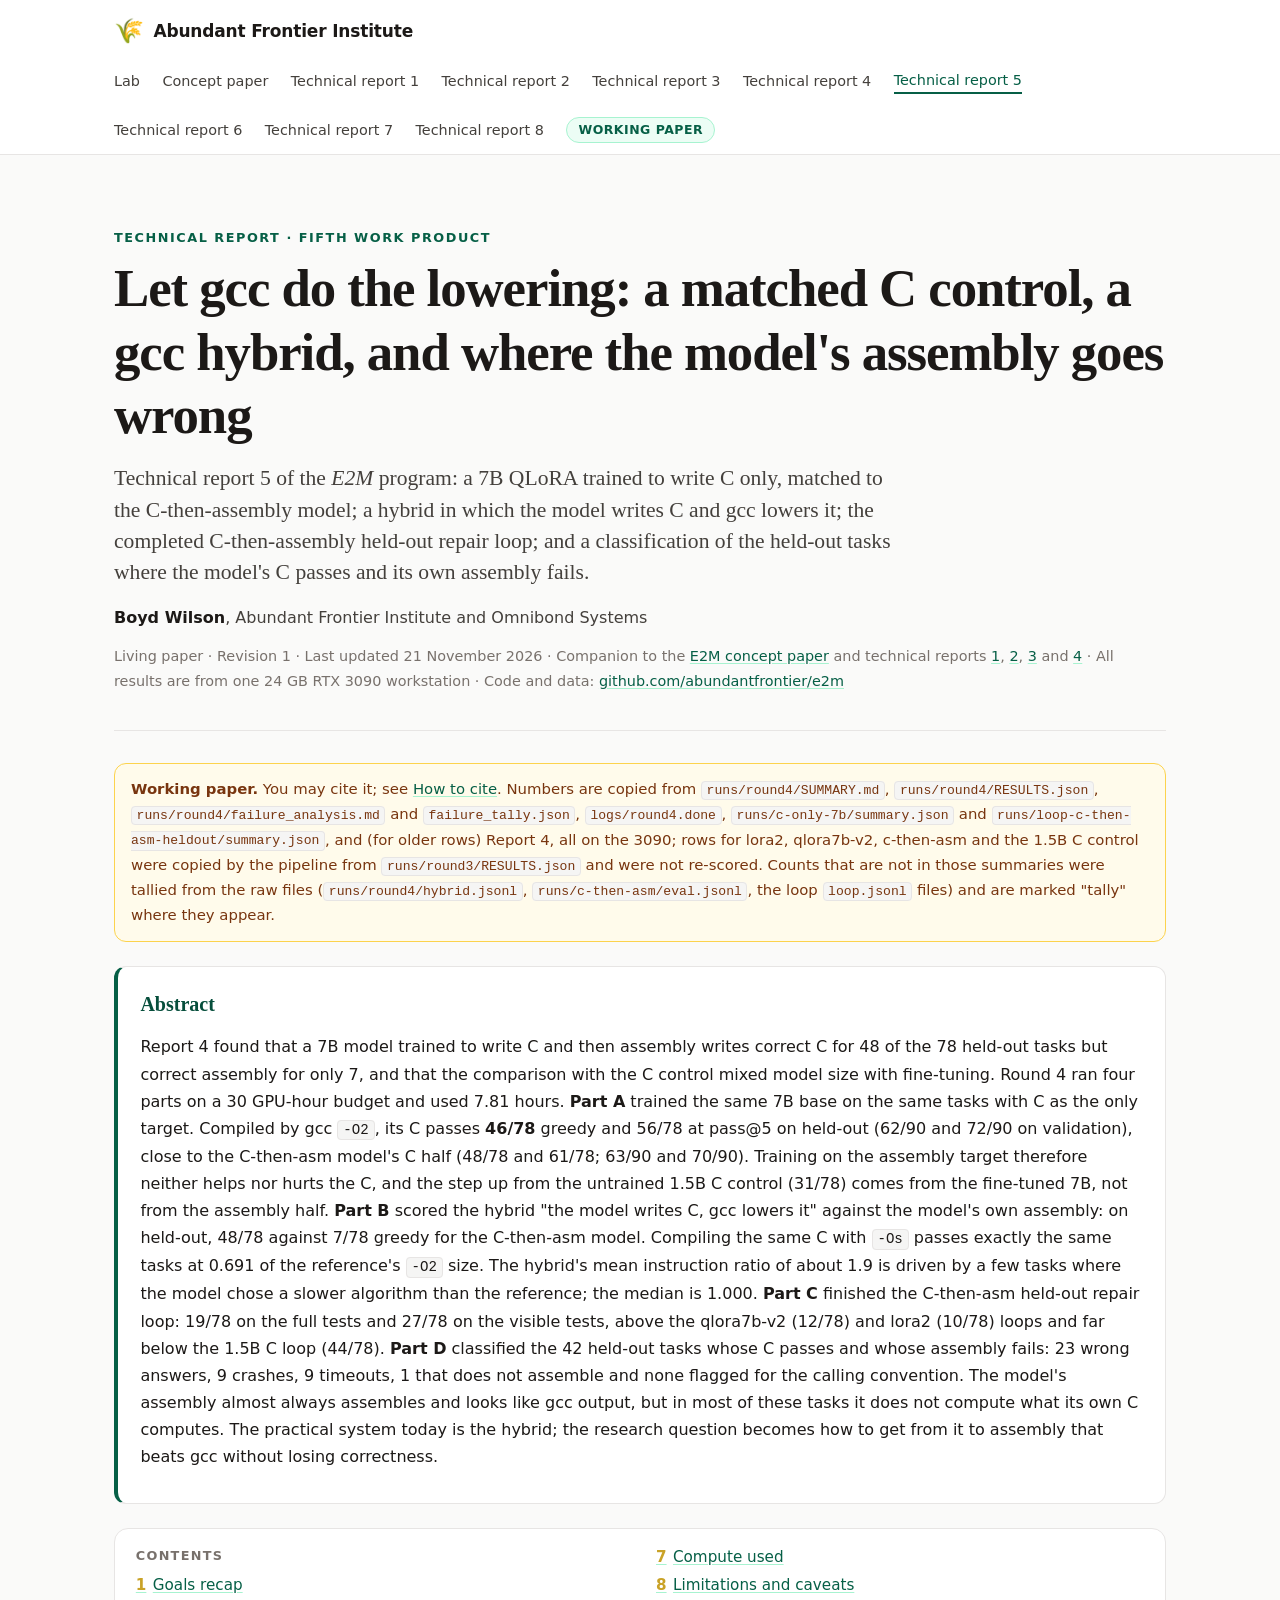
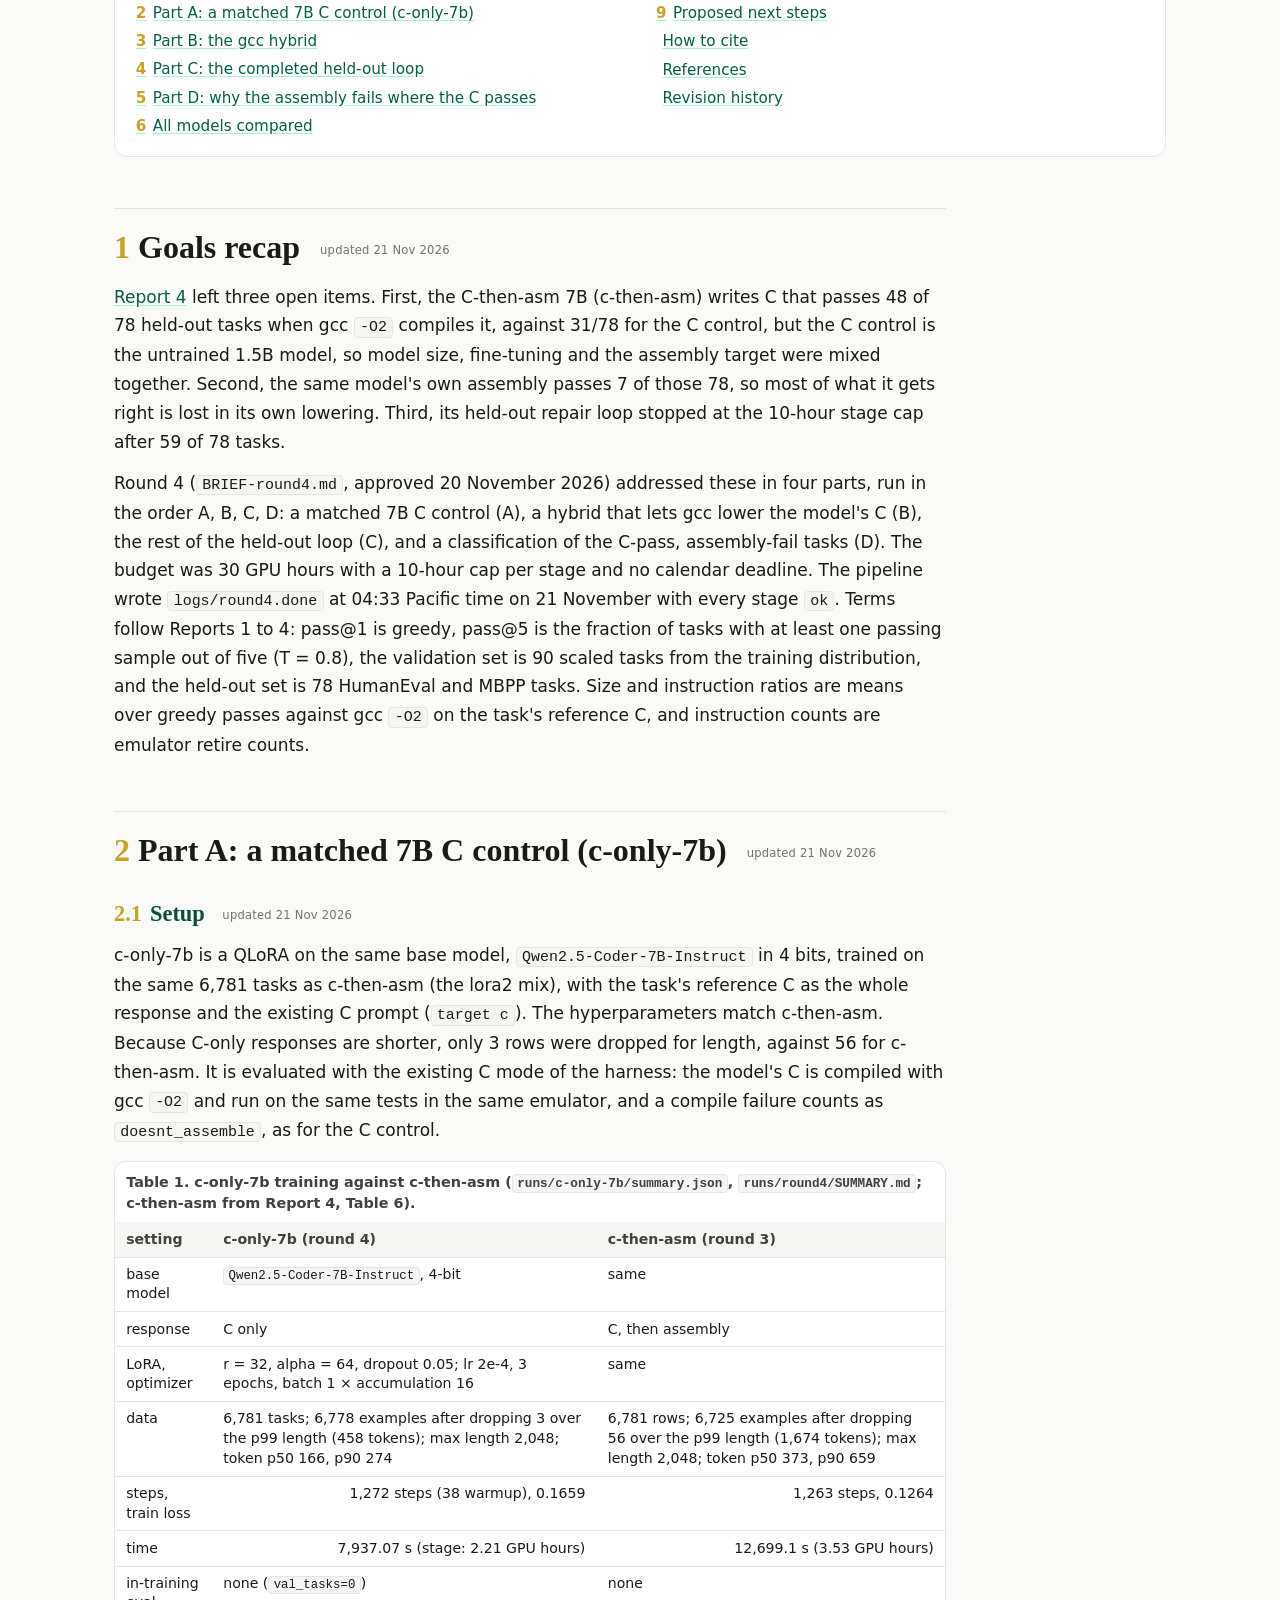
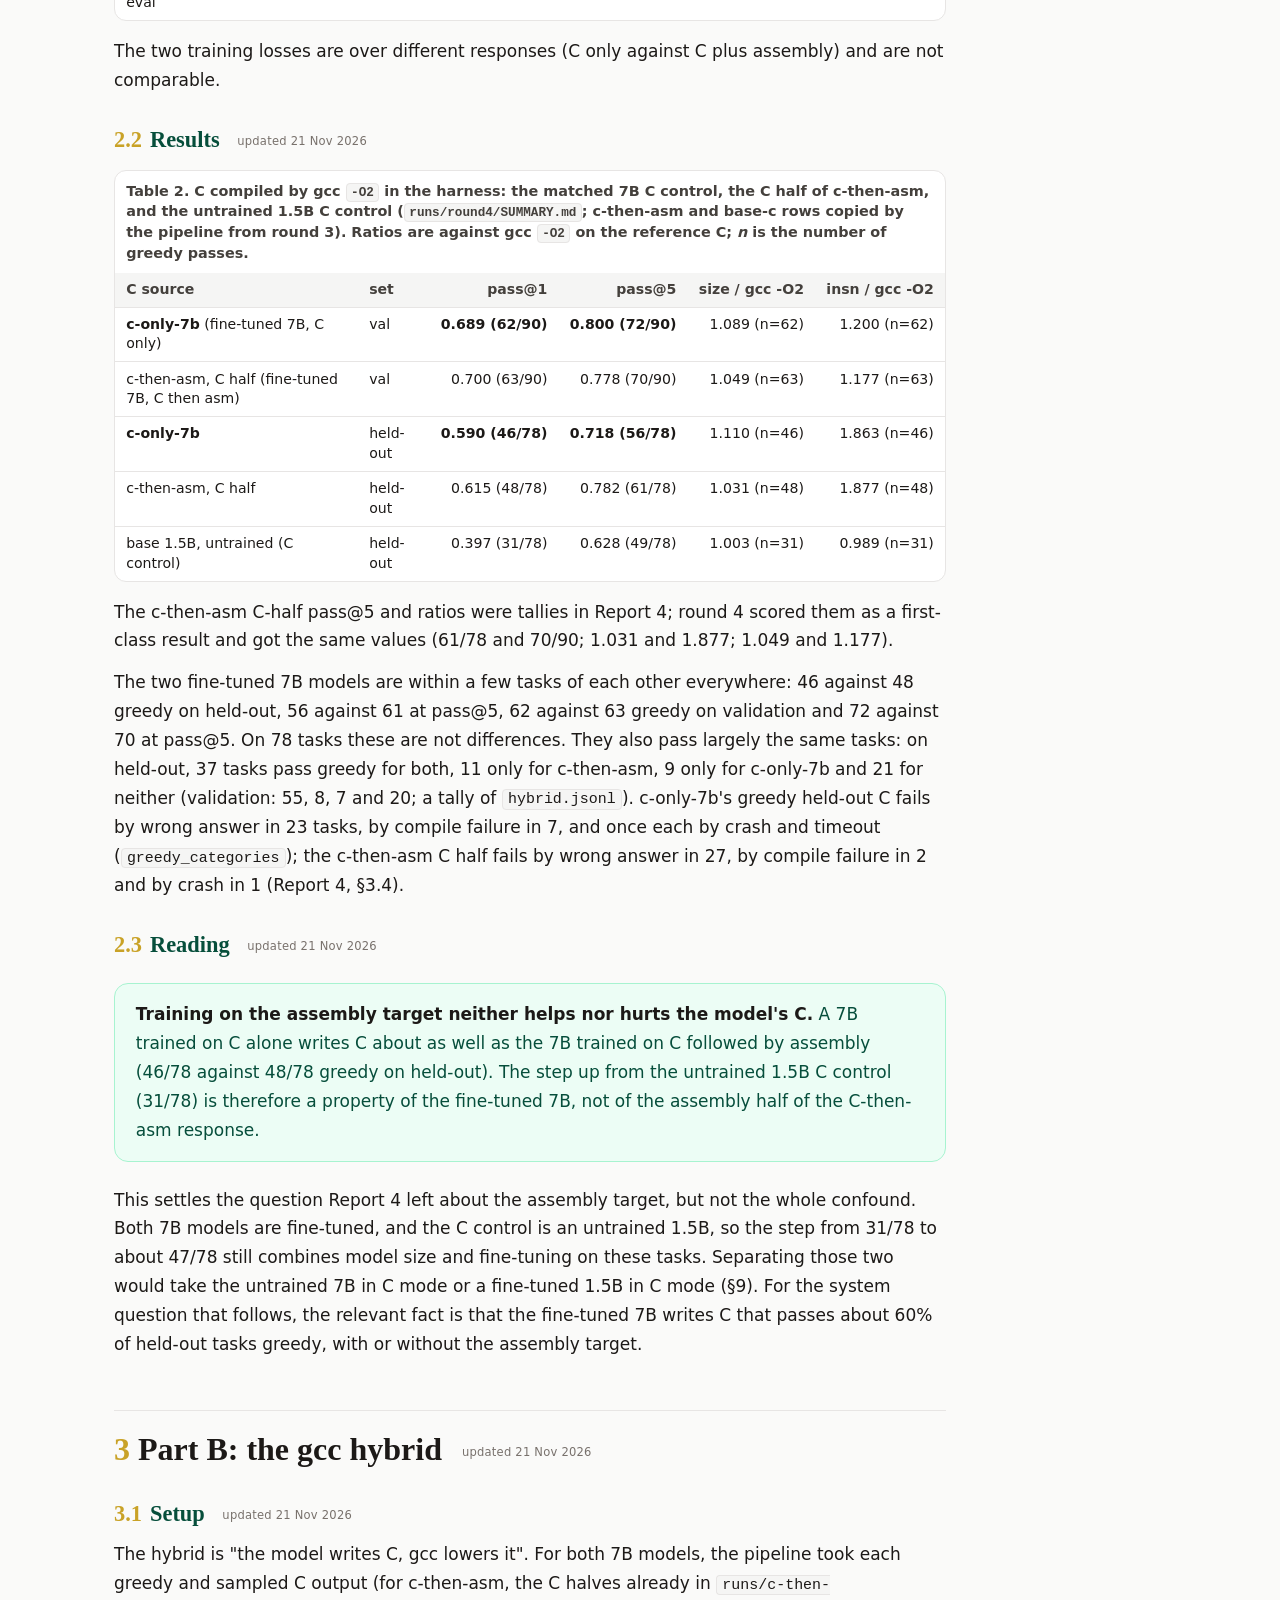
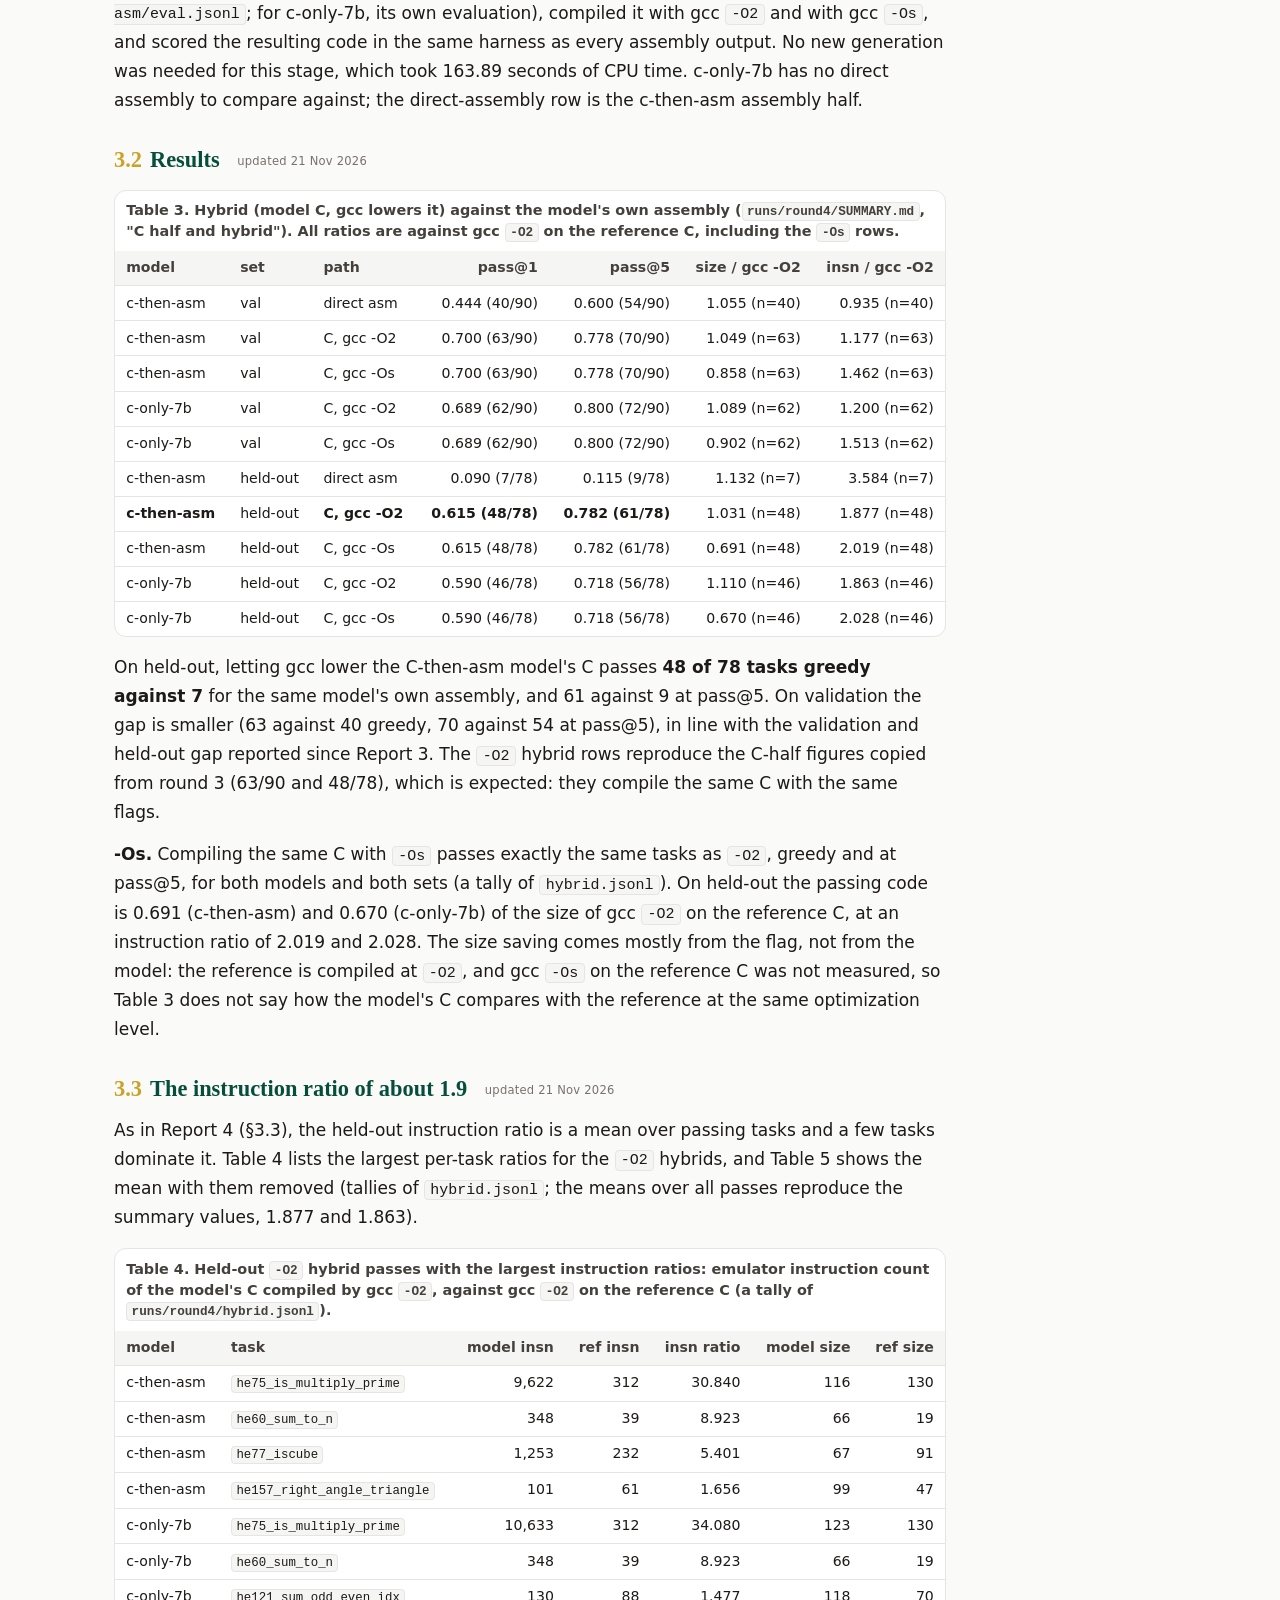
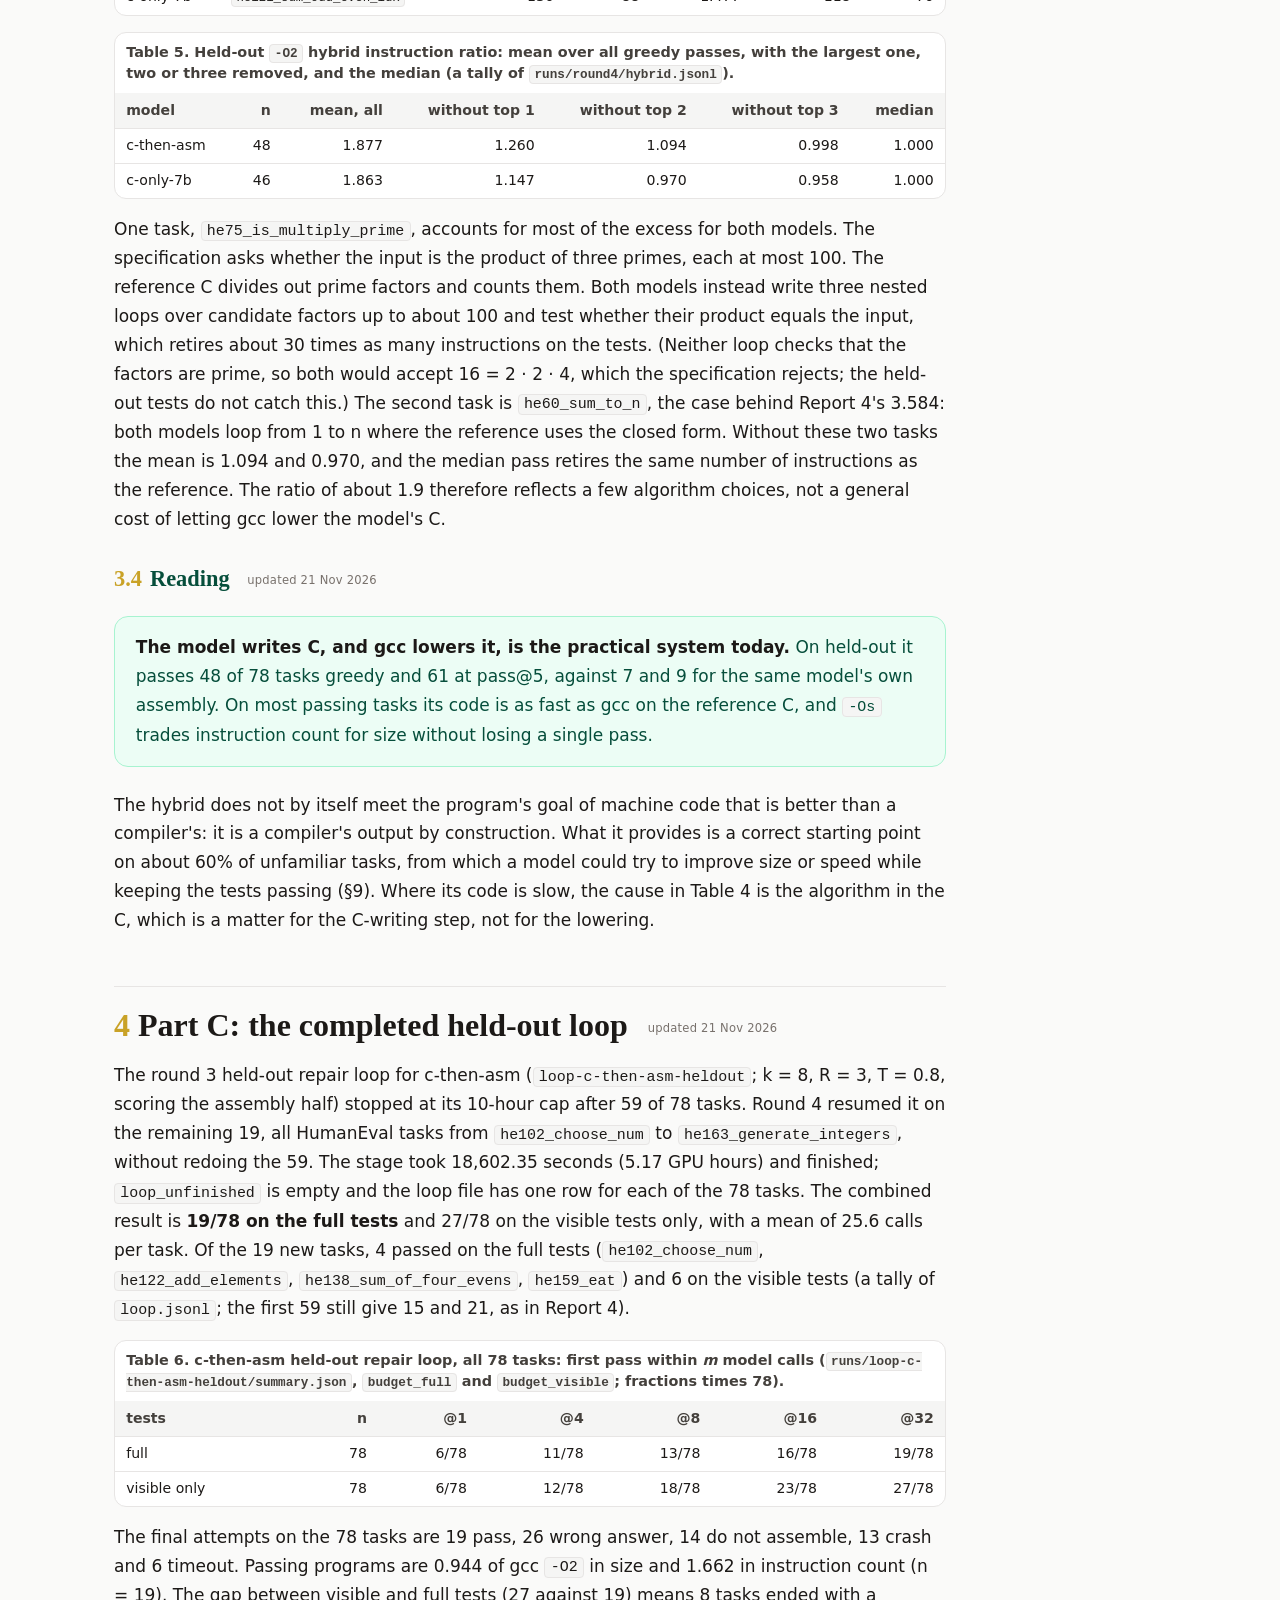
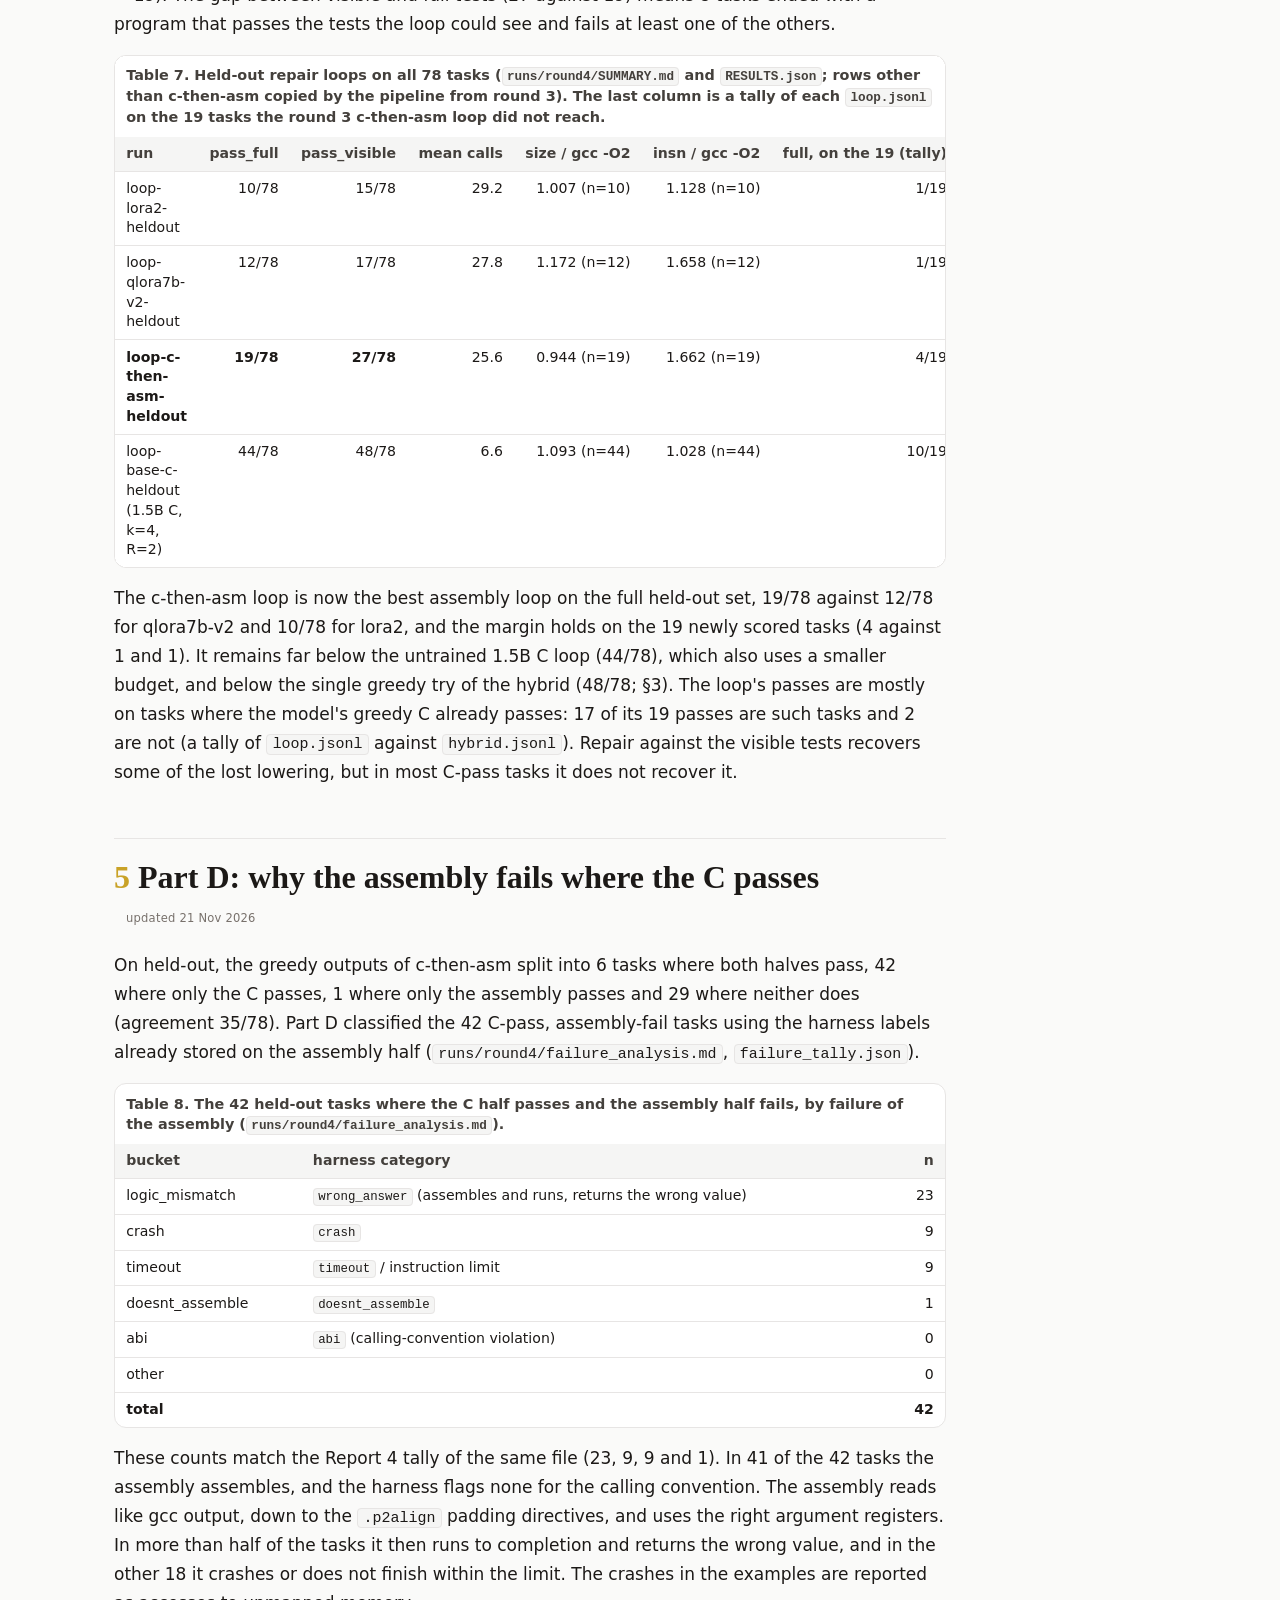
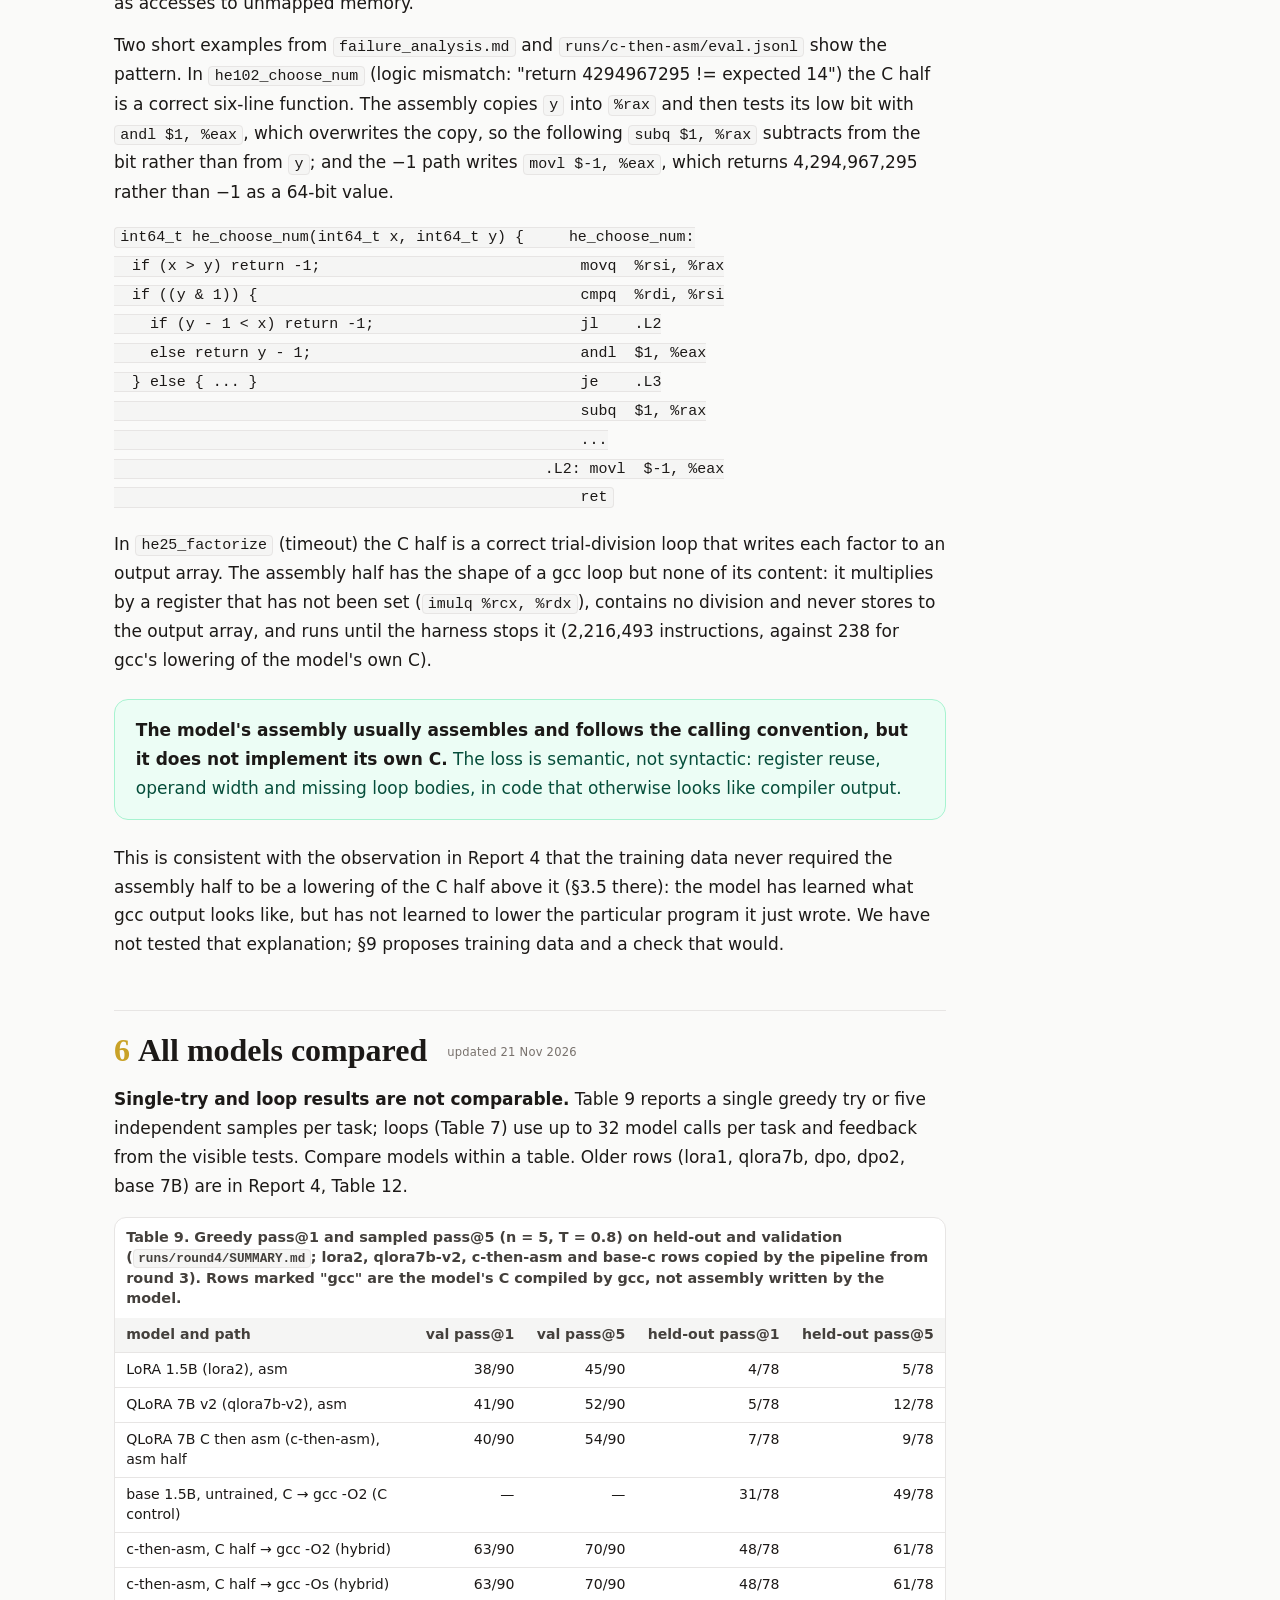
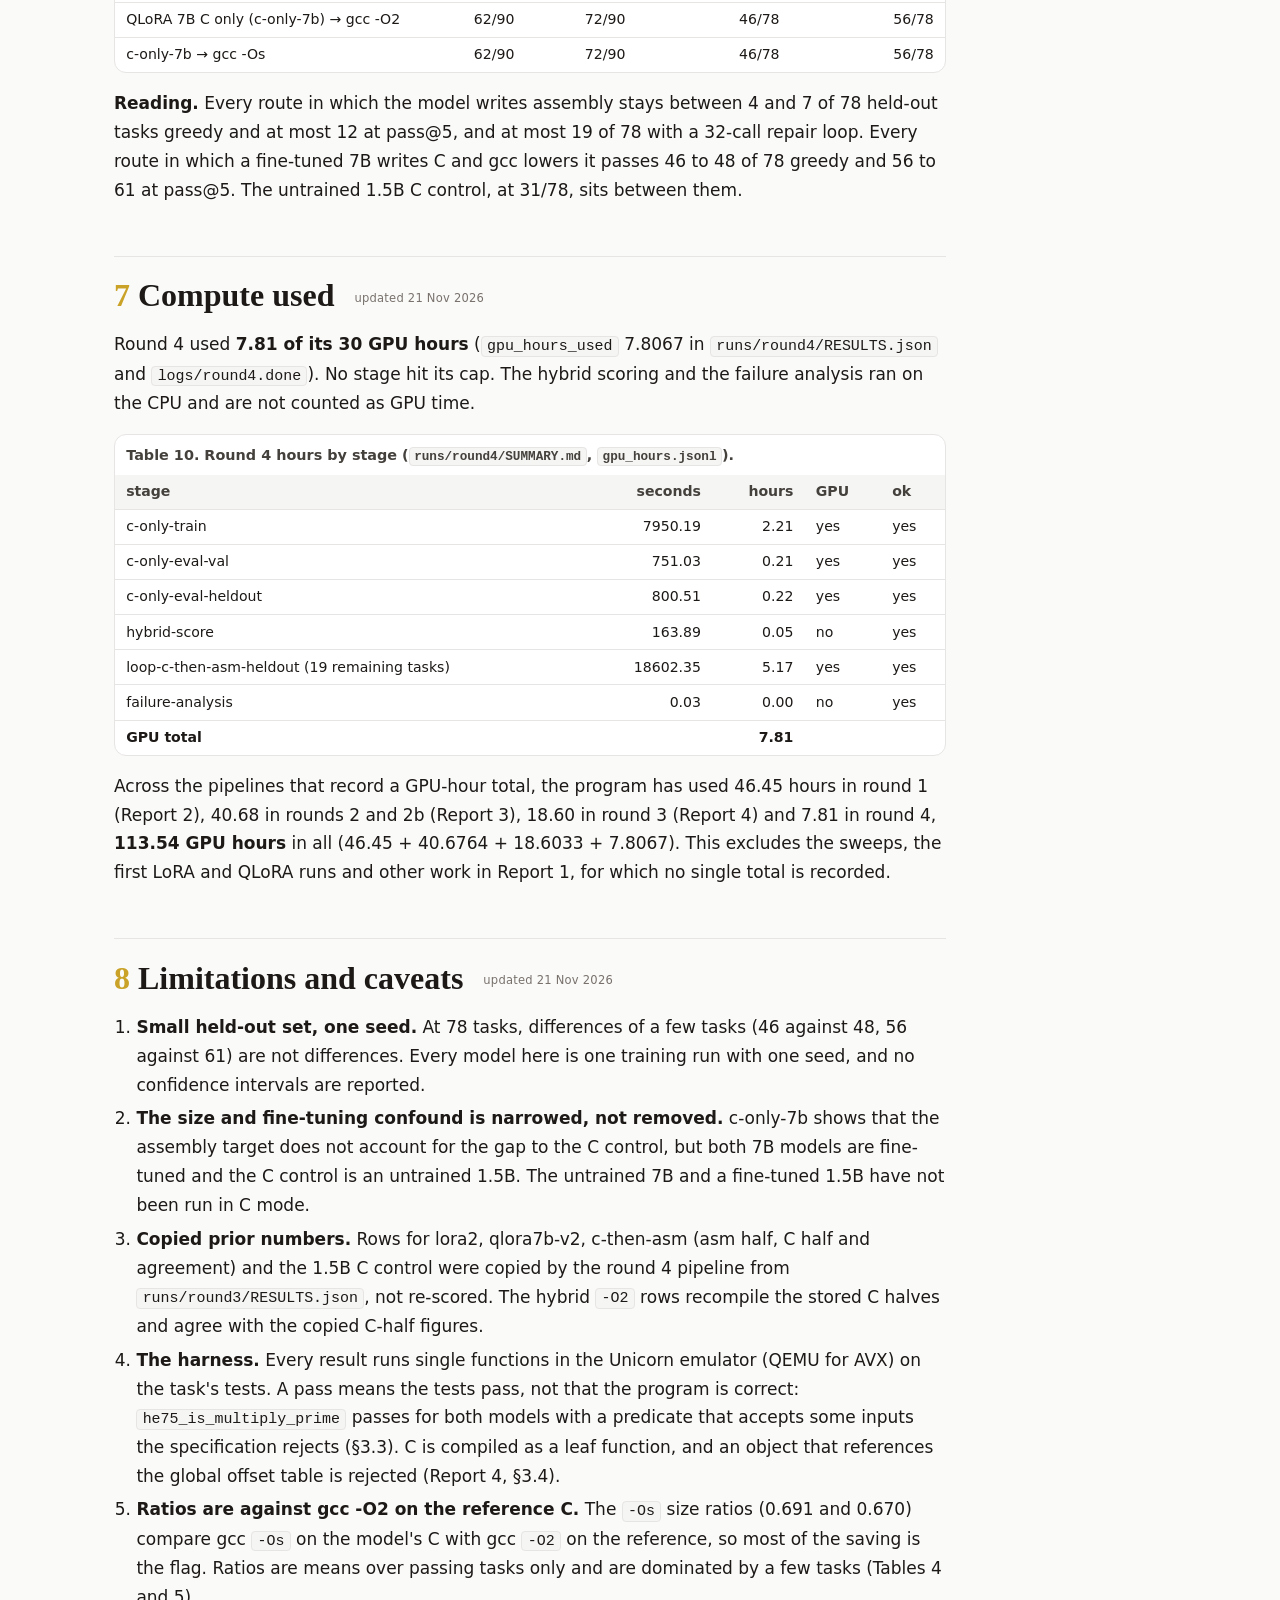
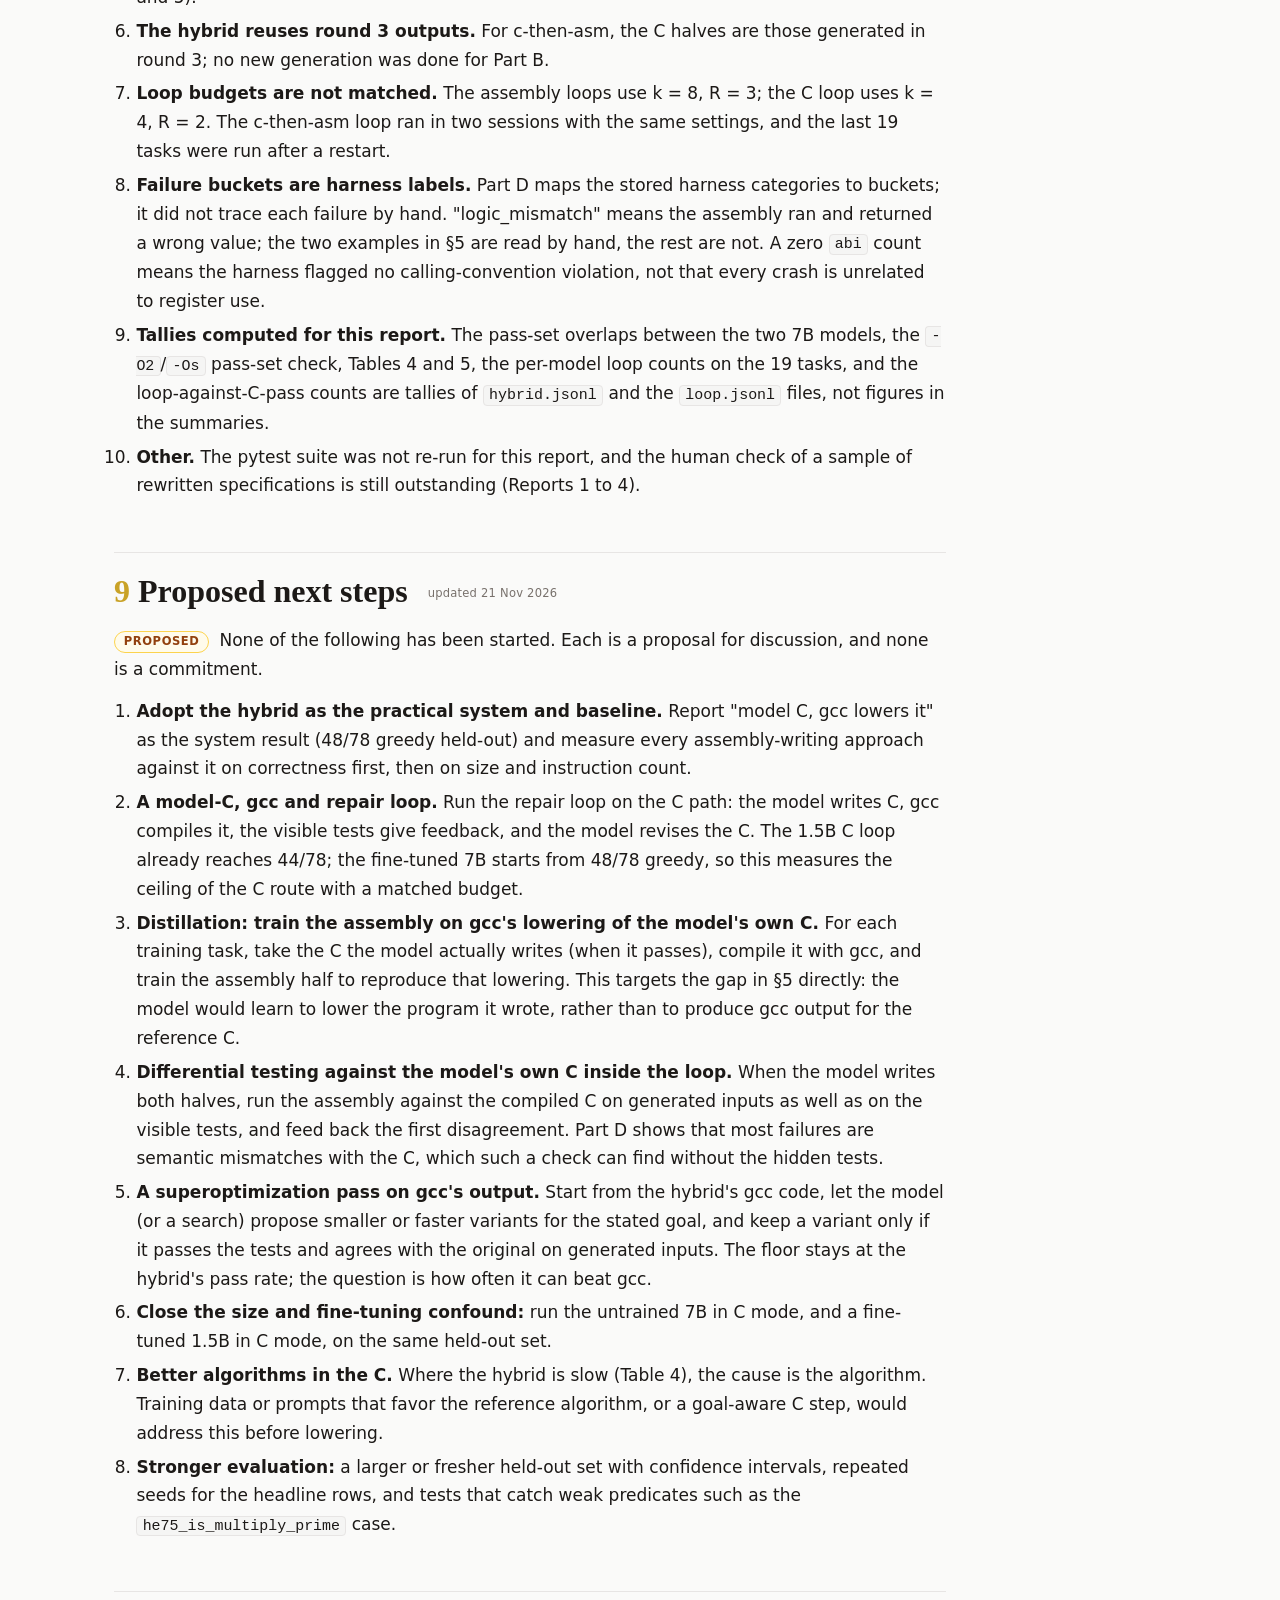
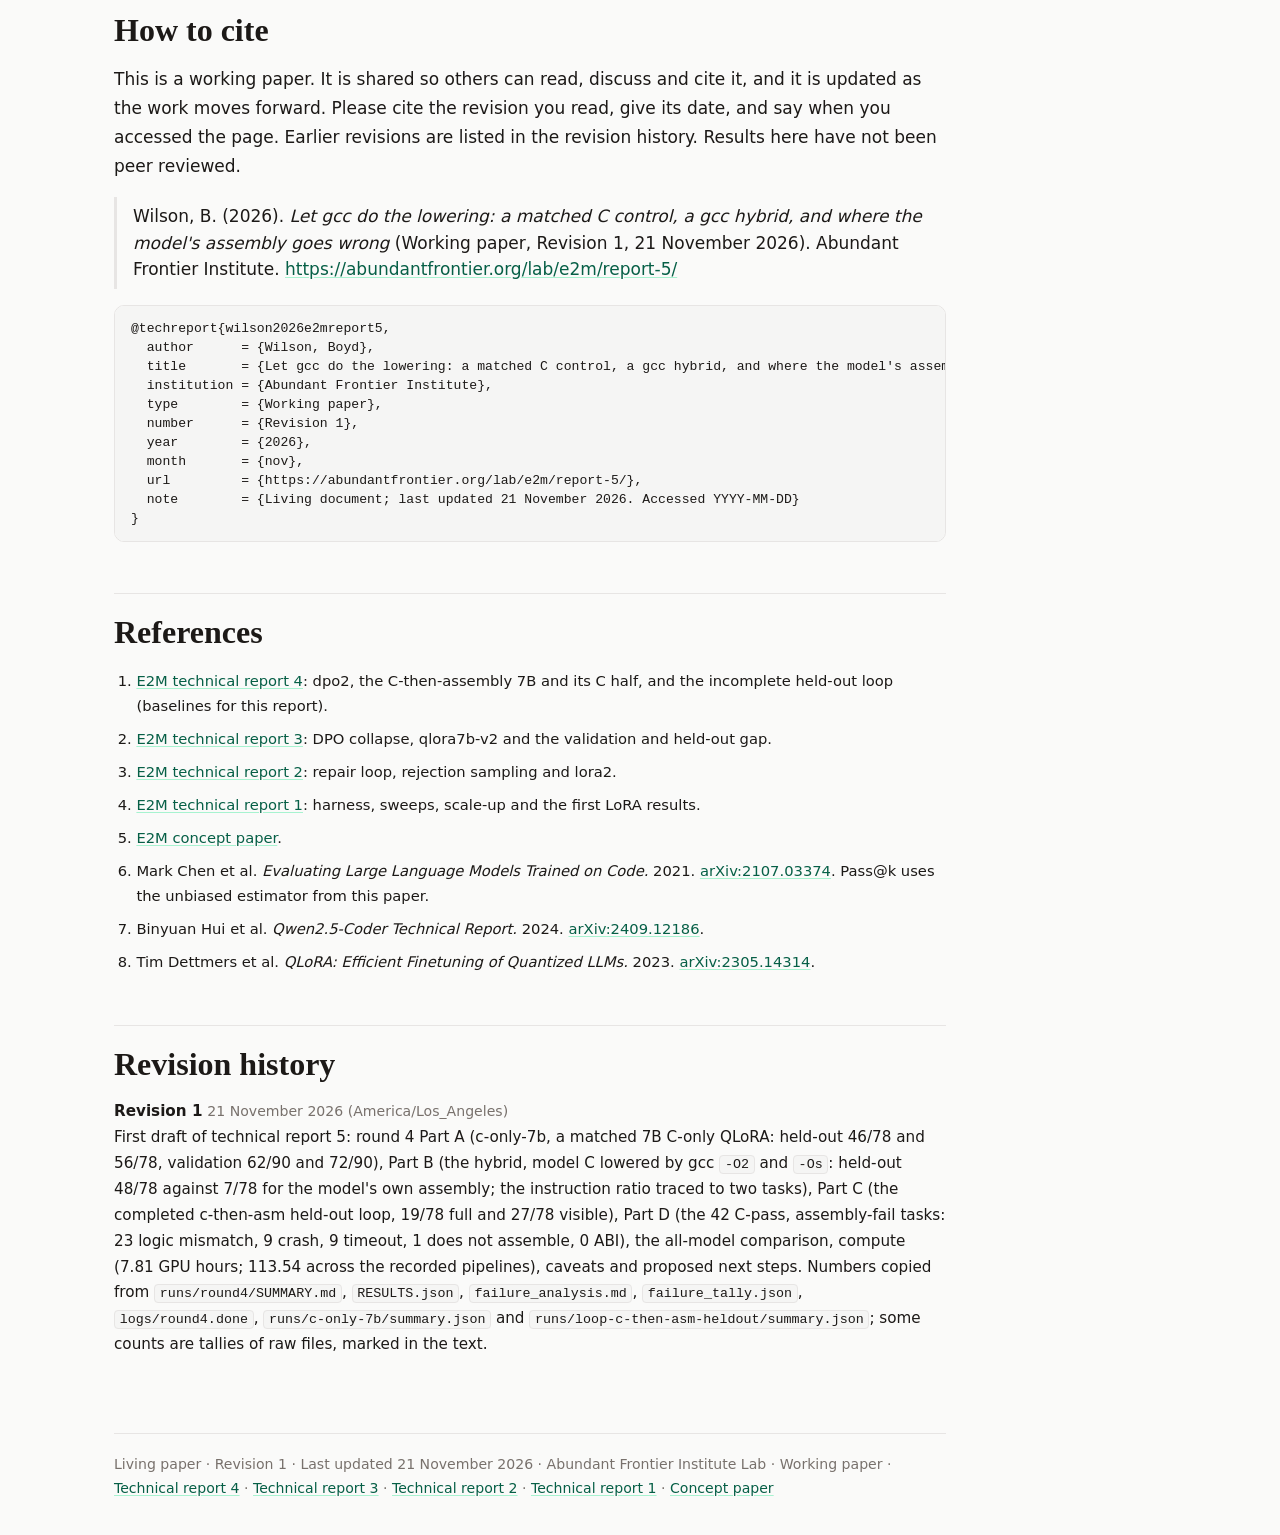
<file: reports/report-5/index.html>
<!DOCTYPE html>
<html lang="en">
<head>
<meta charset="utf-8">
<meta name="viewport" content="width=device-width, initial-scale=1">
<title>E2M technical report 5: a matched C control, a gcc hybrid, and where the model's assembly goes wrong (living paper) · Abundant Frontier Institute</title>
<meta name="description" content="Living technical report: a matched 7B C-only control, a hybrid in which the model writes C and gcc lowers it, the completed C-then-assembly held-out repair loop, and a classification of the 42 held-out tasks whose C passes and whose assembly fails.">
<meta name="citation_title" content="Let gcc do the lowering: a matched C control, a gcc hybrid, and where the model's assembly goes wrong">
<meta name="citation_author" content="Wilson, Boyd">
<meta name="citation_publication_date" content="2026/11/21">
<meta name="citation_technical_report_institution" content="Abundant Frontier Institute">
<meta name="citation_technical_report_number" content="Revision 1">
<meta name="citation_public_url" content="https://abundantfrontier.org/lab/e2m/report-5/">
<link rel="stylesheet" href="../style.css">
</head>
<body>
<nav class="nav"><div class="nav-in">
<a class="brand" href="https://abundantfrontier.org/"><span class="e">🌾</span><span>Abundant Frontier Institute</span></a>
<div class="nav-links"><a href="/lab/">Lab</a><a href="../concept/index.html" >Concept paper</a><a href="../report-1/index.html" >Technical report 1</a><a href="../report-2/index.html" >Technical report 2</a><a href="../report-3/index.html" >Technical report 3</a><a href="../report-4/index.html" >Technical report 4</a><a href="../report-5/index.html" class="cur">Technical report 5</a><a href="../report-6/index.html" >Technical report 6</a><a href="../report-7/index.html" >Technical report 7</a><a href="../report-8/index.html" >Technical report 8</a><span class="badge">Working paper</span></div>
</div></nav>
<main class="page">
<header class="title">
<div class="kicker">Technical report · fifth work product</div>
<h1>Let gcc do the lowering: a matched C control, a gcc hybrid, and where the model's assembly goes wrong</h1>
<p class="sub">Technical report 5 of the <em>E2M</em> program: a 7B QLoRA trained to write C only, matched to the C-then-assembly model; a hybrid in which the model writes C and gcc lowers it; the completed C-then-assembly held-out repair loop; and a classification of the held-out tasks where the model's C passes and its own assembly fails.</p>
<p class="byline"><strong>Boyd Wilson</strong>, Abundant Frontier Institute and Omnibond Systems</p>
<p class="meta">Living paper · Revision 1 · Last updated 21 November 2026 · Companion to the <a href="../concept/index.html">E2M concept paper</a> and technical reports <a href="../report-1/index.html">1</a>, <a href="../report-2/index.html">2</a>, <a href="../report-3/index.html">3</a> and <a href="../report-4/index.html">4</a> · All results are from one 24 GB RTX 3090 workstation · Code and data: <a href="https://github.com/abundantfrontier/e2m">github.com/abundantfrontier/e2m</a></p>
</header>

<div class="draftbar"><b>Working paper.</b> You may cite it; see <a href="#cite">How to cite</a>. Numbers are copied from <code>runs/round4/SUMMARY.md</code>, <code>runs/round4/RESULTS.json</code>, <code>runs/round4/failure_analysis.md</code> and <code>failure_tally.json</code>, <code>logs/round4.done</code>, <code>runs/c-only-7b/summary.json</code> and <code>runs/loop-c-then-asm-heldout/summary.json</code>, and (for older rows) Report 4, all on the 3090; rows for lora2, qlora7b-v2, c-then-asm and the 1.5B C control were copied by the pipeline from <code>runs/round3/RESULTS.json</code> and were not re-scored. Counts that are not in those summaries were tallied from the raw files (<code>runs/round4/hybrid.jsonl</code>, <code>runs/c-then-asm/eval.jsonl</code>, the loop <code>loop.jsonl</code> files) and are marked "tally" where they appear.</div>

<div class="abstract"><h2>Abstract</h2>
<p>Report 4 found that a 7B model trained to write C and then assembly writes correct C for 48 of the 78 held-out tasks but correct assembly for only 7, and that the comparison with the C control mixed model size with fine-tuning. Round 4 ran four parts on a 30 GPU-hour budget and used 7.81 hours. <strong>Part A</strong> trained the same 7B base on the same tasks with C as the only target. Compiled by gcc <code>-O2</code>, its C passes <strong>46/78</strong> greedy and 56/78 at pass@5 on held-out (62/90 and 72/90 on validation), close to the C-then-asm model's C half (48/78 and 61/78; 63/90 and 70/90). Training on the assembly target therefore neither helps nor hurts the C, and the step up from the untrained 1.5B C control (31/78) comes from the fine-tuned 7B, not from the assembly half. <strong>Part B</strong> scored the hybrid "the model writes C, gcc lowers it" against the model's own assembly: on held-out, 48/78 against 7/78 greedy for the C-then-asm model. Compiling the same C with <code>-Os</code> passes exactly the same tasks at 0.691 of the reference's <code>-O2</code> size. The hybrid's mean instruction ratio of about 1.9 is driven by a few tasks where the model chose a slower algorithm than the reference; the median is 1.000. <strong>Part C</strong> finished the C-then-asm held-out repair loop: 19/78 on the full tests and 27/78 on the visible tests, above the qlora7b-v2 (12/78) and lora2 (10/78) loops and far below the 1.5B C loop (44/78). <strong>Part D</strong> classified the 42 held-out tasks whose C passes and whose assembly fails: 23 wrong answers, 9 crashes, 9 timeouts, 1 that does not assemble and none flagged for the calling convention. The model's assembly almost always assembles and looks like gcc output, but in most of these tasks it does not compute what its own C computes. The practical system today is the hybrid; the research question becomes how to get from it to assembly that beats gcc without losing correctness.</p></div>

<nav class="toc" aria-label="Contents"><div class="toc-title">Contents</div><ol>
<li><a href="#s1"><span class="n">1</span>Goals recap</a></li>
<li><a href="#s2"><span class="n">2</span>Part A: a matched 7B C control (c-only-7b)</a></li>
<li><a href="#s3"><span class="n">3</span>Part B: the gcc hybrid</a></li>
<li><a href="#s4"><span class="n">4</span>Part C: the completed held-out loop</a></li>
<li><a href="#s5"><span class="n">5</span>Part D: why the assembly fails where the C passes</a></li>
<li><a href="#s6"><span class="n">6</span>All models compared</a></li>
<li><a href="#s7"><span class="n">7</span>Compute used</a></li>
<li><a href="#s8"><span class="n">8</span>Limitations and caveats</a></li>
<li><a href="#s9"><span class="n">9</span>Proposed next steps</a></li>
<li><a href="#cite"><span class="n"></span>How to cite</a></li>
<li><a href="#refs"><span class="n"></span>References</a></li>
<li><a href="#revhist"><span class="n"></span>Revision history</a></li>
</ol></nav>

<div class="col">

<h2 id="s1"><span class="n">1</span>Goals recap <span class="upd" title="Section last changed">updated 21 Nov 2026</span></h2>
<p><a href="../report-4/index.html">Report 4</a> left three open items. First, the C-then-asm 7B (c-then-asm) writes C that passes 48 of 78 held-out tasks when gcc <code>-O2</code> compiles it, against 31/78 for the C control, but the C control is the untrained 1.5B model, so model size, fine-tuning and the assembly target were mixed together. Second, the same model's own assembly passes 7 of those 78, so most of what it gets right is lost in its own lowering. Third, its held-out repair loop stopped at the 10-hour stage cap after 59 of 78 tasks.</p>
<p>Round 4 (<code>BRIEF-round4.md</code>, approved 20 November 2026) addressed these in four parts, run in the order A, B, C, D: a matched 7B C control (A), a hybrid that lets gcc lower the model's C (B), the rest of the held-out loop (C), and a classification of the C-pass, assembly-fail tasks (D). The budget was 30 GPU hours with a 10-hour cap per stage and no calendar deadline. The pipeline wrote <code>logs/round4.done</code> at 04:33 Pacific time on 21 November with every stage <code>ok</code>. Terms follow Reports 1 to 4: pass@1 is greedy, pass@5 is the fraction of tasks with at least one passing sample out of five (T = 0.8), the validation set is 90 scaled tasks from the training distribution, and the held-out set is 78 HumanEval and MBPP tasks. Size and instruction ratios are means over greedy passes against gcc <code>-O2</code> on the task's reference C, and instruction counts are emulator retire counts.</p>

<h2 id="s2"><span class="n">2</span>Part A: a matched 7B C control (c-only-7b) <span class="upd" title="Section last changed">updated 21 Nov 2026</span></h2>

<h3 id="s2-1"><span class="n">2.1</span>Setup <span class="upd" title="Section last changed">updated 21 Nov 2026</span></h3>
<p>c-only-7b is a QLoRA on the same base model, <code>Qwen2.5-Coder-7B-Instruct</code> in 4 bits, trained on the same 6,781 tasks as c-then-asm (the lora2 mix), with the task's reference C as the whole response and the existing C prompt (<code>target c</code>). The hyperparameters match c-then-asm. Because C-only responses are shorter, only 3 rows were dropped for length, against 56 for c-then-asm. It is evaluated with the existing C mode of the harness: the model's C is compiled with gcc <code>-O2</code> and run on the same tests in the same emulator, and a compile failure counts as <code>doesnt_assemble</code>, as for the C control.</p>
<div class="tw"><table><caption>Table 1. c-only-7b training against c-then-asm (<code>runs/c-only-7b/summary.json</code>, <code>runs/round4/SUMMARY.md</code>; c-then-asm from Report 4, Table 6).</caption>
<thead><tr><th>setting</th><th>c-only-7b (round 4)</th><th>c-then-asm (round 3)</th></tr></thead><tbody>
<tr><td>base model</td><td><code>Qwen2.5-Coder-7B-Instruct</code>, 4-bit</td><td>same</td></tr>
<tr><td>response</td><td>C only</td><td>C, then assembly</td></tr>
<tr><td>LoRA, optimizer</td><td>r = 32, alpha = 64, dropout 0.05; lr 2e-4, 3 epochs, batch 1 × accumulation 16</td><td>same</td></tr>
<tr><td>data</td><td>6,781 tasks; 6,778 examples after dropping 3 over the p99 length (458 tokens); max length 2,048; token p50 166, p90 274</td><td>6,781 rows; 6,725 examples after dropping 56 over the p99 length (1,674 tokens); max length 2,048; token p50 373, p90 659</td></tr>
<tr><td>steps, train loss</td><td class="num">1,272 steps (38 warmup), 0.1659</td><td class="num">1,263 steps, 0.1264</td></tr>
<tr><td>time</td><td class="num">7,937.07 s (stage: 2.21 GPU hours)</td><td class="num">12,699.1 s (3.53 GPU hours)</td></tr>
<tr><td>in-training eval</td><td>none (<code>val_tasks=0</code>)</td><td>none</td></tr>
</tbody></table></div>
<p>The two training losses are over different responses (C only against C plus assembly) and are not comparable.</p>

<h3 id="s2-2"><span class="n">2.2</span>Results <span class="upd" title="Section last changed">updated 21 Nov 2026</span></h3>
<div class="tw"><table><caption>Table 2. C compiled by gcc <code>-O2</code> in the harness: the matched 7B C control, the C half of c-then-asm, and the untrained 1.5B C control (<code>runs/round4/SUMMARY.md</code>; c-then-asm and base-c rows copied by the pipeline from round 3). Ratios are against gcc <code>-O2</code> on the reference C; <em>n</em> is the number of greedy passes.</caption>
<thead><tr><th>C source</th><th>set</th><th class="num">pass@1</th><th class="num">pass@5</th><th class="num">size / gcc -O2</th><th class="num">insn / gcc -O2</th></tr></thead><tbody>
<tr><td><b>c-only-7b</b> (fine-tuned 7B, C only)</td><td>val</td><td class="num"><b>0.689 (62/90)</b></td><td class="num"><b>0.800 (72/90)</b></td><td class="num">1.089 (n=62)</td><td class="num">1.200 (n=62)</td></tr>
<tr><td>c-then-asm, C half (fine-tuned 7B, C then asm)</td><td>val</td><td class="num">0.700 (63/90)</td><td class="num">0.778 (70/90)</td><td class="num">1.049 (n=63)</td><td class="num">1.177 (n=63)</td></tr>
<tr><td><b>c-only-7b</b></td><td>held-out</td><td class="num"><b>0.590 (46/78)</b></td><td class="num"><b>0.718 (56/78)</b></td><td class="num">1.110 (n=46)</td><td class="num">1.863 (n=46)</td></tr>
<tr><td>c-then-asm, C half</td><td>held-out</td><td class="num">0.615 (48/78)</td><td class="num">0.782 (61/78)</td><td class="num">1.031 (n=48)</td><td class="num">1.877 (n=48)</td></tr>
<tr><td>base 1.5B, untrained (C control)</td><td>held-out</td><td class="num">0.397 (31/78)</td><td class="num">0.628 (49/78)</td><td class="num">1.003 (n=31)</td><td class="num">0.989 (n=31)</td></tr>
</tbody></table></div>
<p>The c-then-asm C-half pass@5 and ratios were tallies in Report 4; round 4 scored them as a first-class result and got the same values (61/78 and 70/90; 1.031 and 1.877; 1.049 and 1.177).</p>
<p>The two fine-tuned 7B models are within a few tasks of each other everywhere: 46 against 48 greedy on held-out, 56 against 61 at pass@5, 62 against 63 greedy on validation and 72 against 70 at pass@5. On 78 tasks these are not differences. They also pass largely the same tasks: on held-out, 37 tasks pass greedy for both, 11 only for c-then-asm, 9 only for c-only-7b and 21 for neither (validation: 55, 8, 7 and 20; a tally of <code>hybrid.jsonl</code>). c-only-7b's greedy held-out C fails by wrong answer in 23 tasks, by compile failure in 7, and once each by crash and timeout (<code>greedy_categories</code>); the c-then-asm C half fails by wrong answer in 27, by compile failure in 2 and by crash in 1 (Report 4, §3.4).</p>

<h3 id="s2-3"><span class="n">2.3</span>Reading <span class="upd" title="Section last changed">updated 21 Nov 2026</span></h3>
<div class="callout"><p><strong>Training on the assembly target neither helps nor hurts the model's C.</strong> A 7B trained on C alone writes C about as well as the 7B trained on C followed by assembly (46/78 against 48/78 greedy on held-out). The step up from the untrained 1.5B C control (31/78) is therefore a property of the fine-tuned 7B, not of the assembly half of the C-then-asm response.</p></div>
<p>This settles the question Report 4 left about the assembly target, but not the whole confound. Both 7B models are fine-tuned, and the C control is an untrained 1.5B, so the step from 31/78 to about 47/78 still combines model size and fine-tuning on these tasks. Separating those two would take the untrained 7B in C mode or a fine-tuned 1.5B in C mode (§9). For the system question that follows, the relevant fact is that the fine-tuned 7B writes C that passes about 60% of held-out tasks greedy, with or without the assembly target.</p>

<h2 id="s3"><span class="n">3</span>Part B: the gcc hybrid <span class="upd" title="Section last changed">updated 21 Nov 2026</span></h2>

<h3 id="s3-1"><span class="n">3.1</span>Setup <span class="upd" title="Section last changed">updated 21 Nov 2026</span></h3>
<p>The hybrid is "the model writes C, gcc lowers it". For both 7B models, the pipeline took each greedy and sampled C output (for c-then-asm, the C halves already in <code>runs/c-then-asm/eval.jsonl</code>; for c-only-7b, its own evaluation), compiled it with gcc <code>-O2</code> and with gcc <code>-Os</code>, and scored the resulting code in the same harness as every assembly output. No new generation was needed for this stage, which took 163.89 seconds of CPU time. c-only-7b has no direct assembly to compare against; the direct-assembly row is the c-then-asm assembly half.</p>

<h3 id="s3-2"><span class="n">3.2</span>Results <span class="upd" title="Section last changed">updated 21 Nov 2026</span></h3>
<div class="tw"><table><caption>Table 3. Hybrid (model C, gcc lowers it) against the model's own assembly (<code>runs/round4/SUMMARY.md</code>, "C half and hybrid"). All ratios are against gcc <code>-O2</code> on the reference C, including the <code>-Os</code> rows.</caption>
<thead><tr><th>model</th><th>set</th><th>path</th><th class="num">pass@1</th><th class="num">pass@5</th><th class="num">size / gcc -O2</th><th class="num">insn / gcc -O2</th></tr></thead><tbody>
<tr><td>c-then-asm</td><td>val</td><td>direct asm</td><td class="num">0.444 (40/90)</td><td class="num">0.600 (54/90)</td><td class="num">1.055 (n=40)</td><td class="num">0.935 (n=40)</td></tr>
<tr><td>c-then-asm</td><td>val</td><td>C, gcc -O2</td><td class="num">0.700 (63/90)</td><td class="num">0.778 (70/90)</td><td class="num">1.049 (n=63)</td><td class="num">1.177 (n=63)</td></tr>
<tr><td>c-then-asm</td><td>val</td><td>C, gcc -Os</td><td class="num">0.700 (63/90)</td><td class="num">0.778 (70/90)</td><td class="num">0.858 (n=63)</td><td class="num">1.462 (n=63)</td></tr>
<tr><td>c-only-7b</td><td>val</td><td>C, gcc -O2</td><td class="num">0.689 (62/90)</td><td class="num">0.800 (72/90)</td><td class="num">1.089 (n=62)</td><td class="num">1.200 (n=62)</td></tr>
<tr><td>c-only-7b</td><td>val</td><td>C, gcc -Os</td><td class="num">0.689 (62/90)</td><td class="num">0.800 (72/90)</td><td class="num">0.902 (n=62)</td><td class="num">1.513 (n=62)</td></tr>
<tr><td>c-then-asm</td><td>held-out</td><td>direct asm</td><td class="num">0.090 (7/78)</td><td class="num">0.115 (9/78)</td><td class="num">1.132 (n=7)</td><td class="num">3.584 (n=7)</td></tr>
<tr><td><b>c-then-asm</b></td><td>held-out</td><td><b>C, gcc -O2</b></td><td class="num"><b>0.615 (48/78)</b></td><td class="num"><b>0.782 (61/78)</b></td><td class="num">1.031 (n=48)</td><td class="num">1.877 (n=48)</td></tr>
<tr><td>c-then-asm</td><td>held-out</td><td>C, gcc -Os</td><td class="num">0.615 (48/78)</td><td class="num">0.782 (61/78)</td><td class="num">0.691 (n=48)</td><td class="num">2.019 (n=48)</td></tr>
<tr><td>c-only-7b</td><td>held-out</td><td>C, gcc -O2</td><td class="num">0.590 (46/78)</td><td class="num">0.718 (56/78)</td><td class="num">1.110 (n=46)</td><td class="num">1.863 (n=46)</td></tr>
<tr><td>c-only-7b</td><td>held-out</td><td>C, gcc -Os</td><td class="num">0.590 (46/78)</td><td class="num">0.718 (56/78)</td><td class="num">0.670 (n=46)</td><td class="num">2.028 (n=46)</td></tr>
</tbody></table></div>
<p>On held-out, letting gcc lower the C-then-asm model's C passes <strong>48 of 78 tasks greedy against 7</strong> for the same model's own assembly, and 61 against 9 at pass@5. On validation the gap is smaller (63 against 40 greedy, 70 against 54 at pass@5), in line with the validation and held-out gap reported since Report 3. The <code>-O2</code> hybrid rows reproduce the C-half figures copied from round 3 (63/90 and 48/78), which is expected: they compile the same C with the same flags.</p>
<p><strong>-Os.</strong> Compiling the same C with <code>-Os</code> passes exactly the same tasks as <code>-O2</code>, greedy and at pass@5, for both models and both sets (a tally of <code>hybrid.jsonl</code>). On held-out the passing code is 0.691 (c-then-asm) and 0.670 (c-only-7b) of the size of gcc <code>-O2</code> on the reference C, at an instruction ratio of 2.019 and 2.028. The size saving comes mostly from the flag, not from the model: the reference is compiled at <code>-O2</code>, and gcc <code>-Os</code> on the reference C was not measured, so Table 3 does not say how the model's C compares with the reference at the same optimization level.</p>

<h3 id="s3-3"><span class="n">3.3</span>The instruction ratio of about 1.9 <span class="upd" title="Section last changed">updated 21 Nov 2026</span></h3>
<p>As in Report 4 (§3.3), the held-out instruction ratio is a mean over passing tasks and a few tasks dominate it. Table 4 lists the largest per-task ratios for the <code>-O2</code> hybrids, and Table 5 shows the mean with them removed (tallies of <code>hybrid.jsonl</code>; the means over all passes reproduce the summary values, 1.877 and 1.863).</p>
<div class="tw"><table><caption>Table 4. Held-out <code>-O2</code> hybrid passes with the largest instruction ratios: emulator instruction count of the model's C compiled by gcc <code>-O2</code>, against gcc <code>-O2</code> on the reference C (a tally of <code>runs/round4/hybrid.jsonl</code>).</caption>
<thead><tr><th>model</th><th>task</th><th class="num">model insn</th><th class="num">ref insn</th><th class="num">insn ratio</th><th class="num">model size</th><th class="num">ref size</th></tr></thead><tbody>
<tr><td>c-then-asm</td><td><code>he75_is_multiply_prime</code></td><td class="num">9,622</td><td class="num">312</td><td class="num">30.840</td><td class="num">116</td><td class="num">130</td></tr>
<tr><td>c-then-asm</td><td><code>he60_sum_to_n</code></td><td class="num">348</td><td class="num">39</td><td class="num">8.923</td><td class="num">66</td><td class="num">19</td></tr>
<tr><td>c-then-asm</td><td><code>he77_iscube</code></td><td class="num">1,253</td><td class="num">232</td><td class="num">5.401</td><td class="num">67</td><td class="num">91</td></tr>
<tr><td>c-then-asm</td><td><code>he157_right_angle_triangle</code></td><td class="num">101</td><td class="num">61</td><td class="num">1.656</td><td class="num">99</td><td class="num">47</td></tr>
<tr><td>c-only-7b</td><td><code>he75_is_multiply_prime</code></td><td class="num">10,633</td><td class="num">312</td><td class="num">34.080</td><td class="num">123</td><td class="num">130</td></tr>
<tr><td>c-only-7b</td><td><code>he60_sum_to_n</code></td><td class="num">348</td><td class="num">39</td><td class="num">8.923</td><td class="num">66</td><td class="num">19</td></tr>
<tr><td>c-only-7b</td><td><code>he121_sum_odd_even_idx</code></td><td class="num">130</td><td class="num">88</td><td class="num">1.477</td><td class="num">118</td><td class="num">70</td></tr>
</tbody></table></div>
<div class="tw"><table><caption>Table 5. Held-out <code>-O2</code> hybrid instruction ratio: mean over all greedy passes, with the largest one, two or three removed, and the median (a tally of <code>runs/round4/hybrid.jsonl</code>).</caption>
<thead><tr><th>model</th><th class="num">n</th><th class="num">mean, all</th><th class="num">without top 1</th><th class="num">without top 2</th><th class="num">without top 3</th><th class="num">median</th></tr></thead><tbody>
<tr><td>c-then-asm</td><td class="num">48</td><td class="num">1.877</td><td class="num">1.260</td><td class="num">1.094</td><td class="num">0.998</td><td class="num">1.000</td></tr>
<tr><td>c-only-7b</td><td class="num">46</td><td class="num">1.863</td><td class="num">1.147</td><td class="num">0.970</td><td class="num">0.958</td><td class="num">1.000</td></tr>
</tbody></table></div>
<p>One task, <code>he75_is_multiply_prime</code>, accounts for most of the excess for both models. The specification asks whether the input is the product of three primes, each at most 100. The reference C divides out prime factors and counts them. Both models instead write three nested loops over candidate factors up to about 100 and test whether their product equals the input, which retires about 30 times as many instructions on the tests. (Neither loop checks that the factors are prime, so both would accept 16 = 2 · 2 · 4, which the specification rejects; the held-out tests do not catch this.) The second task is <code>he60_sum_to_n</code>, the case behind Report 4's 3.584: both models loop from 1 to n where the reference uses the closed form. Without these two tasks the mean is 1.094 and 0.970, and the median pass retires the same number of instructions as the reference. The ratio of about 1.9 therefore reflects a few algorithm choices, not a general cost of letting gcc lower the model's C.</p>

<h3 id="s3-4"><span class="n">3.4</span>Reading <span class="upd" title="Section last changed">updated 21 Nov 2026</span></h3>
<div class="callout"><p><strong>The model writes C, and gcc lowers it, is the practical system today.</strong> On held-out it passes 48 of 78 tasks greedy and 61 at pass@5, against 7 and 9 for the same model's own assembly. On most passing tasks its code is as fast as gcc on the reference C, and <code>-Os</code> trades instruction count for size without losing a single pass.</p></div>
<p>The hybrid does not by itself meet the program's goal of machine code that is better than a compiler's: it is a compiler's output by construction. What it provides is a correct starting point on about 60% of unfamiliar tasks, from which a model could try to improve size or speed while keeping the tests passing (§9). Where its code is slow, the cause in Table 4 is the algorithm in the C, which is a matter for the C-writing step, not for the lowering.</p>

<h2 id="s4"><span class="n">4</span>Part C: the completed held-out loop <span class="upd" title="Section last changed">updated 21 Nov 2026</span></h2>
<p>The round 3 held-out repair loop for c-then-asm (<code>loop-c-then-asm-heldout</code>; k = 8, R = 3, T = 0.8, scoring the assembly half) stopped at its 10-hour cap after 59 of 78 tasks. Round 4 resumed it on the remaining 19, all HumanEval tasks from <code>he102_choose_num</code> to <code>he163_generate_integers</code>, without redoing the 59. The stage took 18,602.35 seconds (5.17 GPU hours) and finished; <code>loop_unfinished</code> is empty and the loop file has one row for each of the 78 tasks. The combined result is <strong>19/78 on the full tests</strong> and 27/78 on the visible tests only, with a mean of 25.6 calls per task. Of the 19 new tasks, 4 passed on the full tests (<code>he102_choose_num</code>, <code>he122_add_elements</code>, <code>he138_sum_of_four_evens</code>, <code>he159_eat</code>) and 6 on the visible tests (a tally of <code>loop.jsonl</code>; the first 59 still give 15 and 21, as in Report 4).</p>
<div class="tw"><table><caption>Table 6. c-then-asm held-out repair loop, all 78 tasks: first pass within <em>m</em> model calls (<code>runs/loop-c-then-asm-heldout/summary.json</code>, <code>budget_full</code> and <code>budget_visible</code>; fractions times 78).</caption>
<thead><tr><th>tests</th><th class="num">n</th><th class="num">@1</th><th class="num">@4</th><th class="num">@8</th><th class="num">@16</th><th class="num">@32</th></tr></thead><tbody>
<tr><td>full</td><td class="num">78</td><td class="num">6/78</td><td class="num">11/78</td><td class="num">13/78</td><td class="num">16/78</td><td class="num">19/78</td></tr>
<tr><td>visible only</td><td class="num">78</td><td class="num">6/78</td><td class="num">12/78</td><td class="num">18/78</td><td class="num">23/78</td><td class="num">27/78</td></tr>
</tbody></table></div>
<p>The final attempts on the 78 tasks are 19 pass, 26 wrong answer, 14 do not assemble, 13 crash and 6 timeout. Passing programs are 0.944 of gcc <code>-O2</code> in size and 1.662 in instruction count (n = 19). The gap between visible and full tests (27 against 19) means 8 tasks ended with a program that passes the tests the loop could see and fails at least one of the others.</p>
<div class="tw"><table><caption>Table 7. Held-out repair loops on all 78 tasks (<code>runs/round4/SUMMARY.md</code> and <code>RESULTS.json</code>; rows other than c-then-asm copied by the pipeline from round 3). The last column is a tally of each <code>loop.jsonl</code> on the 19 tasks the round 3 c-then-asm loop did not reach.</caption>
<thead><tr><th>run</th><th class="num">pass_full</th><th class="num">pass_visible</th><th class="num">mean calls</th><th class="num">size / gcc -O2</th><th class="num">insn / gcc -O2</th><th class="num">full, on the 19 (tally)</th></tr></thead><tbody>
<tr><td>loop-lora2-heldout</td><td class="num">10/78</td><td class="num">15/78</td><td class="num">29.2</td><td class="num">1.007 (n=10)</td><td class="num">1.128 (n=10)</td><td class="num">1/19</td></tr>
<tr><td>loop-qlora7b-v2-heldout</td><td class="num">12/78</td><td class="num">17/78</td><td class="num">27.8</td><td class="num">1.172 (n=12)</td><td class="num">1.658 (n=12)</td><td class="num">1/19</td></tr>
<tr><td><b>loop-c-then-asm-heldout</b></td><td class="num"><b>19/78</b></td><td class="num"><b>27/78</b></td><td class="num">25.6</td><td class="num">0.944 (n=19)</td><td class="num">1.662 (n=19)</td><td class="num">4/19</td></tr>
<tr><td>loop-base-c-heldout (1.5B C, k=4, R=2)</td><td class="num">44/78</td><td class="num">48/78</td><td class="num">6.6</td><td class="num">1.093 (n=44)</td><td class="num">1.028 (n=44)</td><td class="num">10/19</td></tr>
</tbody></table></div>
<p>The c-then-asm loop is now the best assembly loop on the full held-out set, 19/78 against 12/78 for qlora7b-v2 and 10/78 for lora2, and the margin holds on the 19 newly scored tasks (4 against 1 and 1). It remains far below the untrained 1.5B C loop (44/78), which also uses a smaller budget, and below the single greedy try of the hybrid (48/78; §3). The loop's passes are mostly on tasks where the model's greedy C already passes: 17 of its 19 passes are such tasks and 2 are not (a tally of <code>loop.jsonl</code> against <code>hybrid.jsonl</code>). Repair against the visible tests recovers some of the lost lowering, but in most C-pass tasks it does not recover it.</p>

<h2 id="s5"><span class="n">5</span>Part D: why the assembly fails where the C passes <span class="upd" title="Section last changed">updated 21 Nov 2026</span></h2>
<p>On held-out, the greedy outputs of c-then-asm split into 6 tasks where both halves pass, 42 where only the C passes, 1 where only the assembly passes and 29 where neither does (agreement 35/78). Part D classified the 42 C-pass, assembly-fail tasks using the harness labels already stored on the assembly half (<code>runs/round4/failure_analysis.md</code>, <code>failure_tally.json</code>).</p>
<div class="tw"><table><caption>Table 8. The 42 held-out tasks where the C half passes and the assembly half fails, by failure of the assembly (<code>runs/round4/failure_analysis.md</code>).</caption>
<thead><tr><th>bucket</th><th>harness category</th><th class="num">n</th></tr></thead><tbody>
<tr><td>logic_mismatch</td><td><code>wrong_answer</code> (assembles and runs, returns the wrong value)</td><td class="num">23</td></tr>
<tr><td>crash</td><td><code>crash</code></td><td class="num">9</td></tr>
<tr><td>timeout</td><td><code>timeout</code> / instruction limit</td><td class="num">9</td></tr>
<tr><td>doesnt_assemble</td><td><code>doesnt_assemble</code></td><td class="num">1</td></tr>
<tr><td>abi</td><td><code>abi</code> (calling-convention violation)</td><td class="num">0</td></tr>
<tr><td>other</td><td></td><td class="num">0</td></tr>
<tr><td colspan="2"><b>total</b></td><td class="num"><b>42</b></td></tr>
</tbody></table></div>
<p>These counts match the Report 4 tally of the same file (23, 9, 9 and 1). In 41 of the 42 tasks the assembly assembles, and the harness flags none for the calling convention. The assembly reads like gcc output, down to the <code>.p2align</code> padding directives, and uses the right argument registers. In more than half of the tasks it then runs to completion and returns the wrong value, and in the other 18 it crashes or does not finish within the limit. The crashes in the examples are reported as accesses to unmapped memory.</p>
<p>Two short examples from <code>failure_analysis.md</code> and <code>runs/c-then-asm/eval.jsonl</code> show the pattern. In <code>he102_choose_num</code> (logic mismatch: "return 4294967295 != expected 14") the C half is a correct six-line function. The assembly copies <code>y</code> into <code>%rax</code> and then tests its low bit with <code>andl $1, %eax</code>, which overwrites the copy, so the following <code>subq $1, %rax</code> subtracts from the bit rather than from <code>y</code>; and the −1 path writes <code>movl $-1, %eax</code>, which returns 4,294,967,295 rather than −1 as a 64-bit value.</p>
<pre><code>int64_t he_choose_num(int64_t x, int64_t y) {     he_choose_num:
  if (x > y) return -1;                             movq  %rsi, %rax
  if ((y &amp; 1)) {                                    cmpq  %rdi, %rsi
    if (y - 1 &lt; x) return -1;                       jl    .L2
    else return y - 1;                              andl  $1, %eax
  } else { ... }                                    je    .L3
                                                    subq  $1, %rax
                                                    ...
                                                .L2: movl  $-1, %eax
                                                    ret</code></pre>
<p>In <code>he25_factorize</code> (timeout) the C half is a correct trial-division loop that writes each factor to an output array. The assembly half has the shape of a gcc loop but none of its content: it multiplies by a register that has not been set (<code>imulq %rcx, %rdx</code>), contains no division and never stores to the output array, and runs until the harness stops it (2,216,493 instructions, against 238 for gcc's lowering of the model's own C).</p>
<div class="callout"><p><strong>The model's assembly usually assembles and follows the calling convention, but it does not implement its own C.</strong> The loss is semantic, not syntactic: register reuse, operand width and missing loop bodies, in code that otherwise looks like compiler output.</p></div>
<p>This is consistent with the observation in Report 4 that the training data never required the assembly half to be a lowering of the C half above it (§3.5 there): the model has learned what gcc output looks like, but has not learned to lower the particular program it just wrote. We have not tested that explanation; §9 proposes training data and a check that would.</p>

<h2 id="s6"><span class="n">6</span>All models compared <span class="upd" title="Section last changed">updated 21 Nov 2026</span></h2>
<p><strong>Single-try and loop results are not comparable.</strong> Table 9 reports a single greedy try or five independent samples per task; loops (Table 7) use up to 32 model calls per task and feedback from the visible tests. Compare models within a table. Older rows (lora1, qlora7b, dpo, dpo2, base 7B) are in Report 4, Table 12.</p>
<div class="tw"><table><caption>Table 9. Greedy pass@1 and sampled pass@5 (n = 5, T = 0.8) on held-out and validation (<code>runs/round4/SUMMARY.md</code>; lora2, qlora7b-v2, c-then-asm and base-c rows copied by the pipeline from round 3). Rows marked "gcc" are the model's C compiled by gcc, not assembly written by the model.</caption>
<thead><tr><th>model and path</th><th class="num">val pass@1</th><th class="num">val pass@5</th><th class="num">held-out pass@1</th><th class="num">held-out pass@5</th></tr></thead><tbody>
<tr><td>LoRA 1.5B (lora2), asm</td><td class="num">38/90</td><td class="num">45/90</td><td class="num">4/78</td><td class="num">5/78</td></tr>
<tr><td>QLoRA 7B v2 (qlora7b-v2), asm</td><td class="num">41/90</td><td class="num">52/90</td><td class="num">5/78</td><td class="num">12/78</td></tr>
<tr><td>QLoRA 7B C then asm (c-then-asm), asm half</td><td class="num">40/90</td><td class="num">54/90</td><td class="num">7/78</td><td class="num">9/78</td></tr>
<tr><td>base 1.5B, untrained, C → gcc -O2 (C control)</td><td class="num">—</td><td class="num">—</td><td class="num">31/78</td><td class="num">49/78</td></tr>
<tr><td>c-then-asm, C half → gcc -O2 (hybrid)</td><td class="num">63/90</td><td class="num">70/90</td><td class="num">48/78</td><td class="num">61/78</td></tr>
<tr><td>c-then-asm, C half → gcc -Os (hybrid)</td><td class="num">63/90</td><td class="num">70/90</td><td class="num">48/78</td><td class="num">61/78</td></tr>
<tr><td>QLoRA 7B C only (c-only-7b) → gcc -O2</td><td class="num">62/90</td><td class="num">72/90</td><td class="num">46/78</td><td class="num">56/78</td></tr>
<tr><td>c-only-7b → gcc -Os</td><td class="num">62/90</td><td class="num">72/90</td><td class="num">46/78</td><td class="num">56/78</td></tr>
</tbody></table></div>
<p><strong>Reading.</strong> Every route in which the model writes assembly stays between 4 and 7 of 78 held-out tasks greedy and at most 12 at pass@5, and at most 19 of 78 with a 32-call repair loop. Every route in which a fine-tuned 7B writes C and gcc lowers it passes 46 to 48 of 78 greedy and 56 to 61 at pass@5. The untrained 1.5B C control, at 31/78, sits between them.</p>

<h2 id="s7"><span class="n">7</span>Compute used <span class="upd" title="Section last changed">updated 21 Nov 2026</span></h2>
<p>Round 4 used <strong>7.81 of its 30 GPU hours</strong> (<code>gpu_hours_used</code> 7.8067 in <code>runs/round4/RESULTS.json</code> and <code>logs/round4.done</code>). No stage hit its cap. The hybrid scoring and the failure analysis ran on the CPU and are not counted as GPU time.</p>
<div class="tw"><table><caption>Table 10. Round 4 hours by stage (<code>runs/round4/SUMMARY.md</code>, <code>gpu_hours.jsonl</code>).</caption>
<thead><tr><th>stage</th><th class="num">seconds</th><th class="num">hours</th><th>GPU</th><th>ok</th></tr></thead><tbody>
<tr><td>c-only-train</td><td class="num">7950.19</td><td class="num">2.21</td><td>yes</td><td>yes</td></tr>
<tr><td>c-only-eval-val</td><td class="num">751.03</td><td class="num">0.21</td><td>yes</td><td>yes</td></tr>
<tr><td>c-only-eval-heldout</td><td class="num">800.51</td><td class="num">0.22</td><td>yes</td><td>yes</td></tr>
<tr><td>hybrid-score</td><td class="num">163.89</td><td class="num">0.05</td><td>no</td><td>yes</td></tr>
<tr><td>loop-c-then-asm-heldout (19 remaining tasks)</td><td class="num">18602.35</td><td class="num">5.17</td><td>yes</td><td>yes</td></tr>
<tr><td>failure-analysis</td><td class="num">0.03</td><td class="num">0.00</td><td>no</td><td>yes</td></tr>
<tr><td colspan="2"><b>GPU total</b></td><td class="num"><b>7.81</b></td><td></td><td></td></tr>
</tbody></table></div>
<p>Across the pipelines that record a GPU-hour total, the program has used 46.45 hours in round 1 (Report 2), 40.68 in rounds 2 and 2b (Report 3), 18.60 in round 3 (Report 4) and 7.81 in round 4, <strong>113.54 GPU hours</strong> in all (46.45 + 40.6764 + 18.6033 + 7.8067). This excludes the sweeps, the first LoRA and QLoRA runs and other work in Report 1, for which no single total is recorded.</p>

<h2 id="s8"><span class="n">8</span>Limitations and caveats <span class="upd" title="Section last changed">updated 21 Nov 2026</span></h2>
<ol>
<li><strong>Small held-out set, one seed.</strong> At 78 tasks, differences of a few tasks (46 against 48, 56 against 61) are not differences. Every model here is one training run with one seed, and no confidence intervals are reported.</li>
<li><strong>The size and fine-tuning confound is narrowed, not removed.</strong> c-only-7b shows that the assembly target does not account for the gap to the C control, but both 7B models are fine-tuned and the C control is an untrained 1.5B. The untrained 7B and a fine-tuned 1.5B have not been run in C mode.</li>
<li><strong>Copied prior numbers.</strong> Rows for lora2, qlora7b-v2, c-then-asm (asm half, C half and agreement) and the 1.5B C control were copied by the round 4 pipeline from <code>runs/round3/RESULTS.json</code>, not re-scored. The hybrid <code>-O2</code> rows recompile the stored C halves and agree with the copied C-half figures.</li>
<li><strong>The harness.</strong> Every result runs single functions in the Unicorn emulator (QEMU for AVX) on the task's tests. A pass means the tests pass, not that the program is correct: <code>he75_is_multiply_prime</code> passes for both models with a predicate that accepts some inputs the specification rejects (§3.3). C is compiled as a leaf function, and an object that references the global offset table is rejected (Report 4, §3.4).</li>
<li><strong>Ratios are against gcc -O2 on the reference C.</strong> The <code>-Os</code> size ratios (0.691 and 0.670) compare gcc <code>-Os</code> on the model's C with gcc <code>-O2</code> on the reference, so most of the saving is the flag. Ratios are means over passing tasks only and are dominated by a few tasks (Tables 4 and 5).</li>
<li><strong>The hybrid reuses round 3 outputs.</strong> For c-then-asm, the C halves are those generated in round 3; no new generation was done for Part B.</li>
<li><strong>Loop budgets are not matched.</strong> The assembly loops use k = 8, R = 3; the C loop uses k = 4, R = 2. The c-then-asm loop ran in two sessions with the same settings, and the last 19 tasks were run after a restart.</li>
<li><strong>Failure buckets are harness labels.</strong> Part D maps the stored harness categories to buckets; it did not trace each failure by hand. "logic_mismatch" means the assembly ran and returned a wrong value; the two examples in §5 are read by hand, the rest are not. A zero <code>abi</code> count means the harness flagged no calling-convention violation, not that every crash is unrelated to register use.</li>
<li><strong>Tallies computed for this report.</strong> The pass-set overlaps between the two 7B models, the <code>-O2</code>/<code>-Os</code> pass-set check, Tables 4 and 5, the per-model loop counts on the 19 tasks, and the loop-against-C-pass counts are tallies of <code>hybrid.jsonl</code> and the <code>loop.jsonl</code> files, not figures in the summaries.</li>
<li><strong>Other.</strong> The pytest suite was not re-run for this report, and the human check of a sample of rewritten specifications is still outstanding (Reports 1 to 4).</li>
</ol>

<h2 id="s9"><span class="n">9</span>Proposed next steps <span class="upd" title="Section last changed">updated 21 Nov 2026</span></h2>
<p><span class="tag plan">proposed</span> None of the following has been started. Each is a proposal for discussion, and none is a commitment.</p>
<ol>
<li><strong>Adopt the hybrid as the practical system and baseline.</strong> Report "model C, gcc lowers it" as the system result (48/78 greedy held-out) and measure every assembly-writing approach against it on correctness first, then on size and instruction count.</li>
<li><strong>A model-C, gcc and repair loop.</strong> Run the repair loop on the C path: the model writes C, gcc compiles it, the visible tests give feedback, and the model revises the C. The 1.5B C loop already reaches 44/78; the fine-tuned 7B starts from 48/78 greedy, so this measures the ceiling of the C route with a matched budget.</li>
<li><strong>Distillation: train the assembly on gcc's lowering of the model's own C.</strong> For each training task, take the C the model actually writes (when it passes), compile it with gcc, and train the assembly half to reproduce that lowering. This targets the gap in §5 directly: the model would learn to lower the program it wrote, rather than to produce gcc output for the reference C.</li>
<li><strong>Differential testing against the model's own C inside the loop.</strong> When the model writes both halves, run the assembly against the compiled C on generated inputs as well as on the visible tests, and feed back the first disagreement. Part D shows that most failures are semantic mismatches with the C, which such a check can find without the hidden tests.</li>
<li><strong>A superoptimization pass on gcc's output.</strong> Start from the hybrid's gcc code, let the model (or a search) propose smaller or faster variants for the stated goal, and keep a variant only if it passes the tests and agrees with the original on generated inputs. The floor stays at the hybrid's pass rate; the question is how often it can beat gcc.</li>
<li><strong>Close the size and fine-tuning confound:</strong> run the untrained 7B in C mode, and a fine-tuned 1.5B in C mode, on the same held-out set.</li>
<li><strong>Better algorithms in the C.</strong> Where the hybrid is slow (Table 4), the cause is the algorithm. Training data or prompts that favor the reference algorithm, or a goal-aware C step, would address this before lowering.</li>
<li><strong>Stronger evaluation:</strong> a larger or fresher held-out set with confidence intervals, repeated seeds for the headline rows, and tests that catch weak predicates such as the <code>he75_is_multiply_prime</code> case.</li>
</ol>

<h2 id="cite">How to cite</h2>
<p>This is a working paper. It is shared so others can read, discuss and cite it, and it is updated as the work moves forward. Please cite the revision you read, give its date, and say when you accessed the page. Earlier revisions are listed in the revision history. Results here have not been peer reviewed.</p>
<p class="cite-ref">Wilson, B. (2026). <em>Let gcc do the lowering: a matched C control, a gcc hybrid, and where the model's assembly goes wrong</em> (Working paper, Revision 1, 21 November 2026). Abundant Frontier Institute. <a href="https://abundantfrontier.org/lab/e2m/report-5/">https://abundantfrontier.org/lab/e2m/report-5/</a></p>
<pre class="cite-bib"><code>@techreport{wilson2026e2mreport5,
  author      = {Wilson, Boyd},
  title       = {Let gcc do the lowering: a matched C control, a gcc hybrid, and where the model's assembly goes wrong},
  institution = {Abundant Frontier Institute},
  type        = {Working paper},
  number      = {Revision 1},
  year        = {2026},
  month       = {nov},
  url         = {https://abundantfrontier.org/lab/e2m/report-5/},
  note        = {Living document; last updated 21 November 2026. Accessed YYYY-MM-DD}
}</code></pre>

<h2 id="refs">References</h2>
<ol class="refs">
<li><a href="../report-4/index.html">E2M technical report 4</a>: dpo2, the C-then-assembly 7B and its C half, and the incomplete held-out loop (baselines for this report).</li>
<li><a href="../report-3/index.html">E2M technical report 3</a>: DPO collapse, qlora7b-v2 and the validation and held-out gap.</li>
<li><a href="../report-2/index.html">E2M technical report 2</a>: repair loop, rejection sampling and lora2.</li>
<li><a href="../report-1/index.html">E2M technical report 1</a>: harness, sweeps, scale-up and the first LoRA results.</li>
<li><a href="../concept/index.html">E2M concept paper</a>.</li>
<li>Mark Chen et al. <em>Evaluating Large Language Models Trained on Code.</em> 2021. <a href="https://arxiv.org/abs/2107.03374">arXiv:2107.03374</a>. Pass@k uses the unbiased estimator from this paper.</li>
<li>Binyuan Hui et al. <em>Qwen2.5-Coder Technical Report.</em> 2024. <a href="https://arxiv.org/abs/2409.12186">arXiv:2409.12186</a>.</li>
<li>Tim Dettmers et al. <em>QLoRA: Efficient Finetuning of Quantized LLMs.</em> 2023. <a href="https://arxiv.org/abs/2305.14314">arXiv:2305.14314</a>.</li>
</ol>

<section class="revhist" id="revhist">
<h2>Revision history</h2>
<ol>
<li><b>Revision 1</b> <span class="when">21 November 2026 (America/Los_Angeles)</span><br>First draft of technical report 5: round 4 Part A (c-only-7b, a matched 7B C-only QLoRA: held-out 46/78 and 56/78, validation 62/90 and 72/90), Part B (the hybrid, model C lowered by gcc <code>-O2</code> and <code>-Os</code>: held-out 48/78 against 7/78 for the model's own assembly; the instruction ratio traced to two tasks), Part C (the completed c-then-asm held-out loop, 19/78 full and 27/78 visible), Part D (the 42 C-pass, assembly-fail tasks: 23 logic mismatch, 9 crash, 9 timeout, 1 does not assemble, 0 ABI), the all-model comparison, compute (7.81 GPU hours; 113.54 across the recorded pipelines), caveats and proposed next steps. Numbers copied from <code>runs/round4/SUMMARY.md</code>, <code>RESULTS.json</code>, <code>failure_analysis.md</code>, <code>failure_tally.json</code>, <code>logs/round4.done</code>, <code>runs/c-only-7b/summary.json</code> and <code>runs/loop-c-then-asm-heldout/summary.json</code>; some counts are tallies of raw files, marked in the text.</li>
</ol>
</section>

<footer>Living paper · Revision 1 · Last updated 21 November 2026 · Abundant Frontier Institute Lab · Working paper · <a href="../report-4/index.html">Technical report 4</a> · <a href="../report-3/index.html">Technical report 3</a> · <a href="../report-2/index.html">Technical report 2</a> · <a href="../report-1/index.html">Technical report 1</a> · <a href="../concept/index.html">Concept paper</a></footer>
</div>
</main>
</body>
</html>
</file>
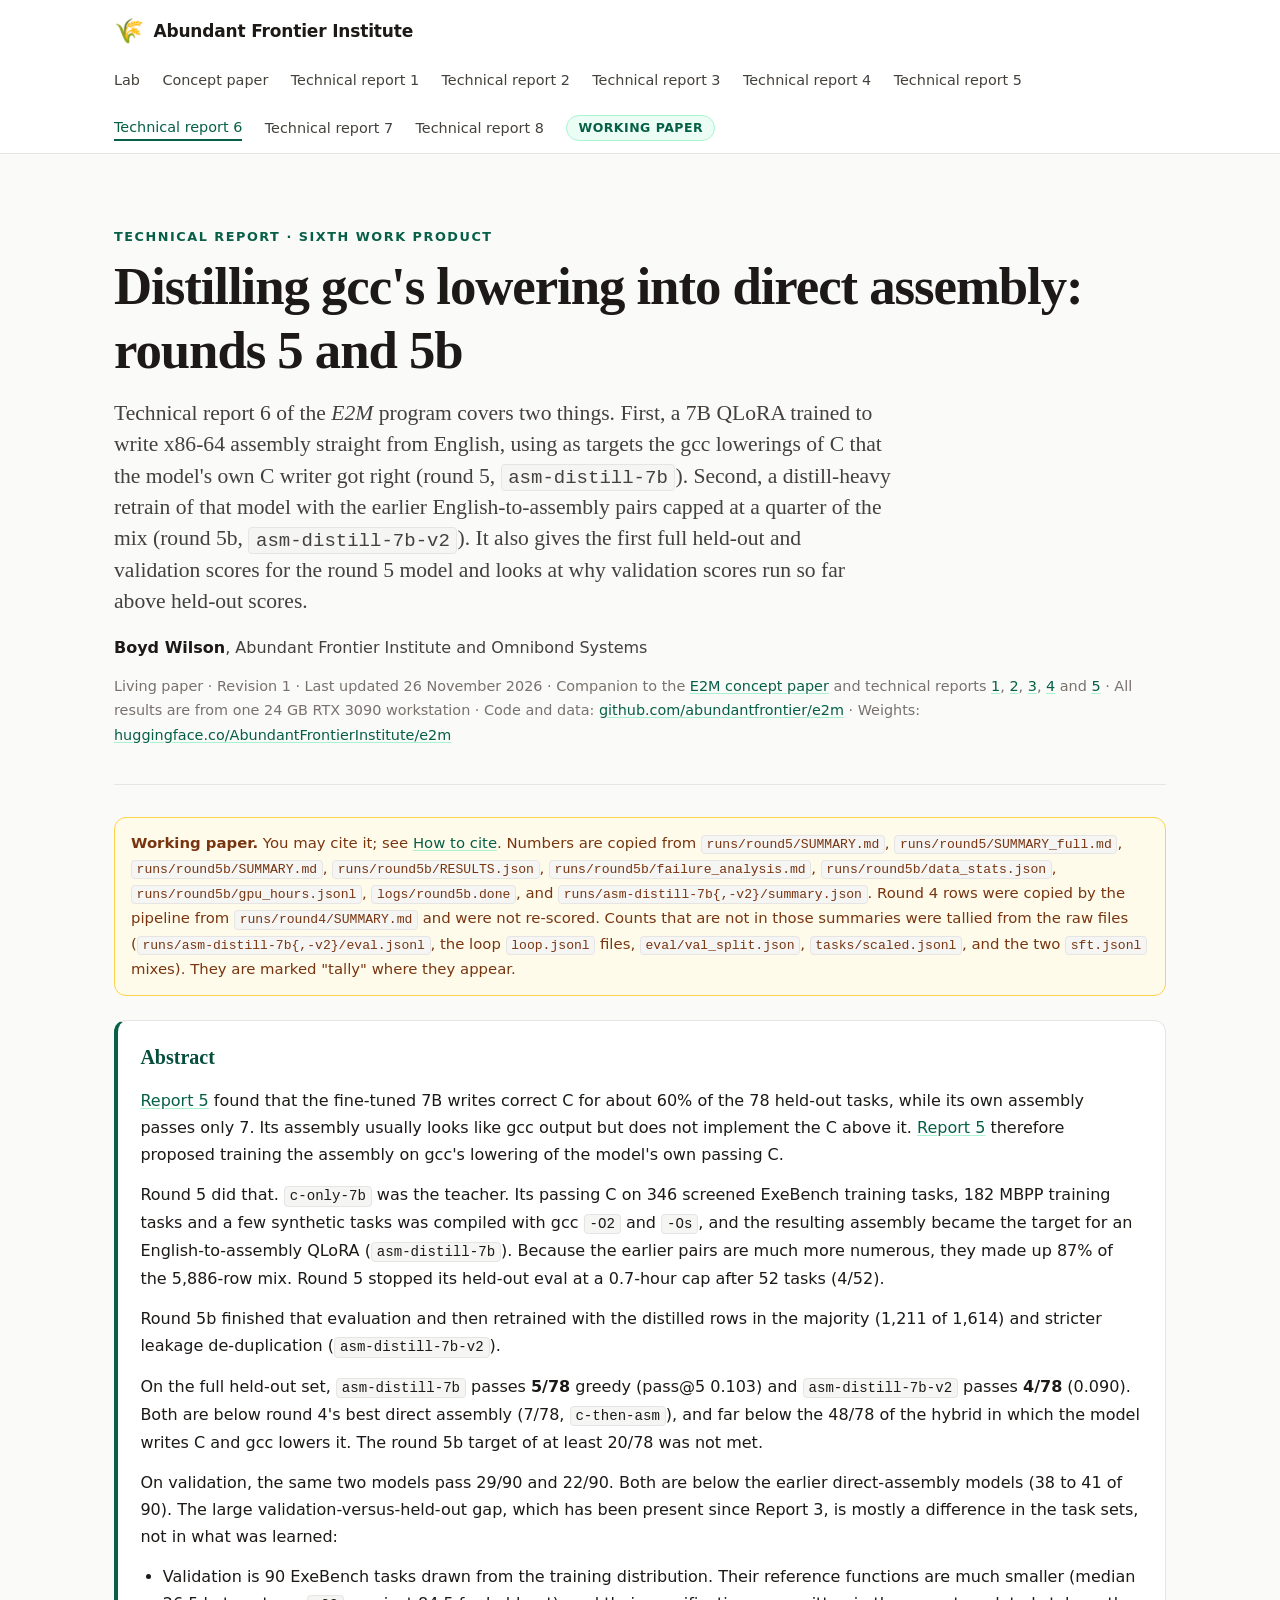
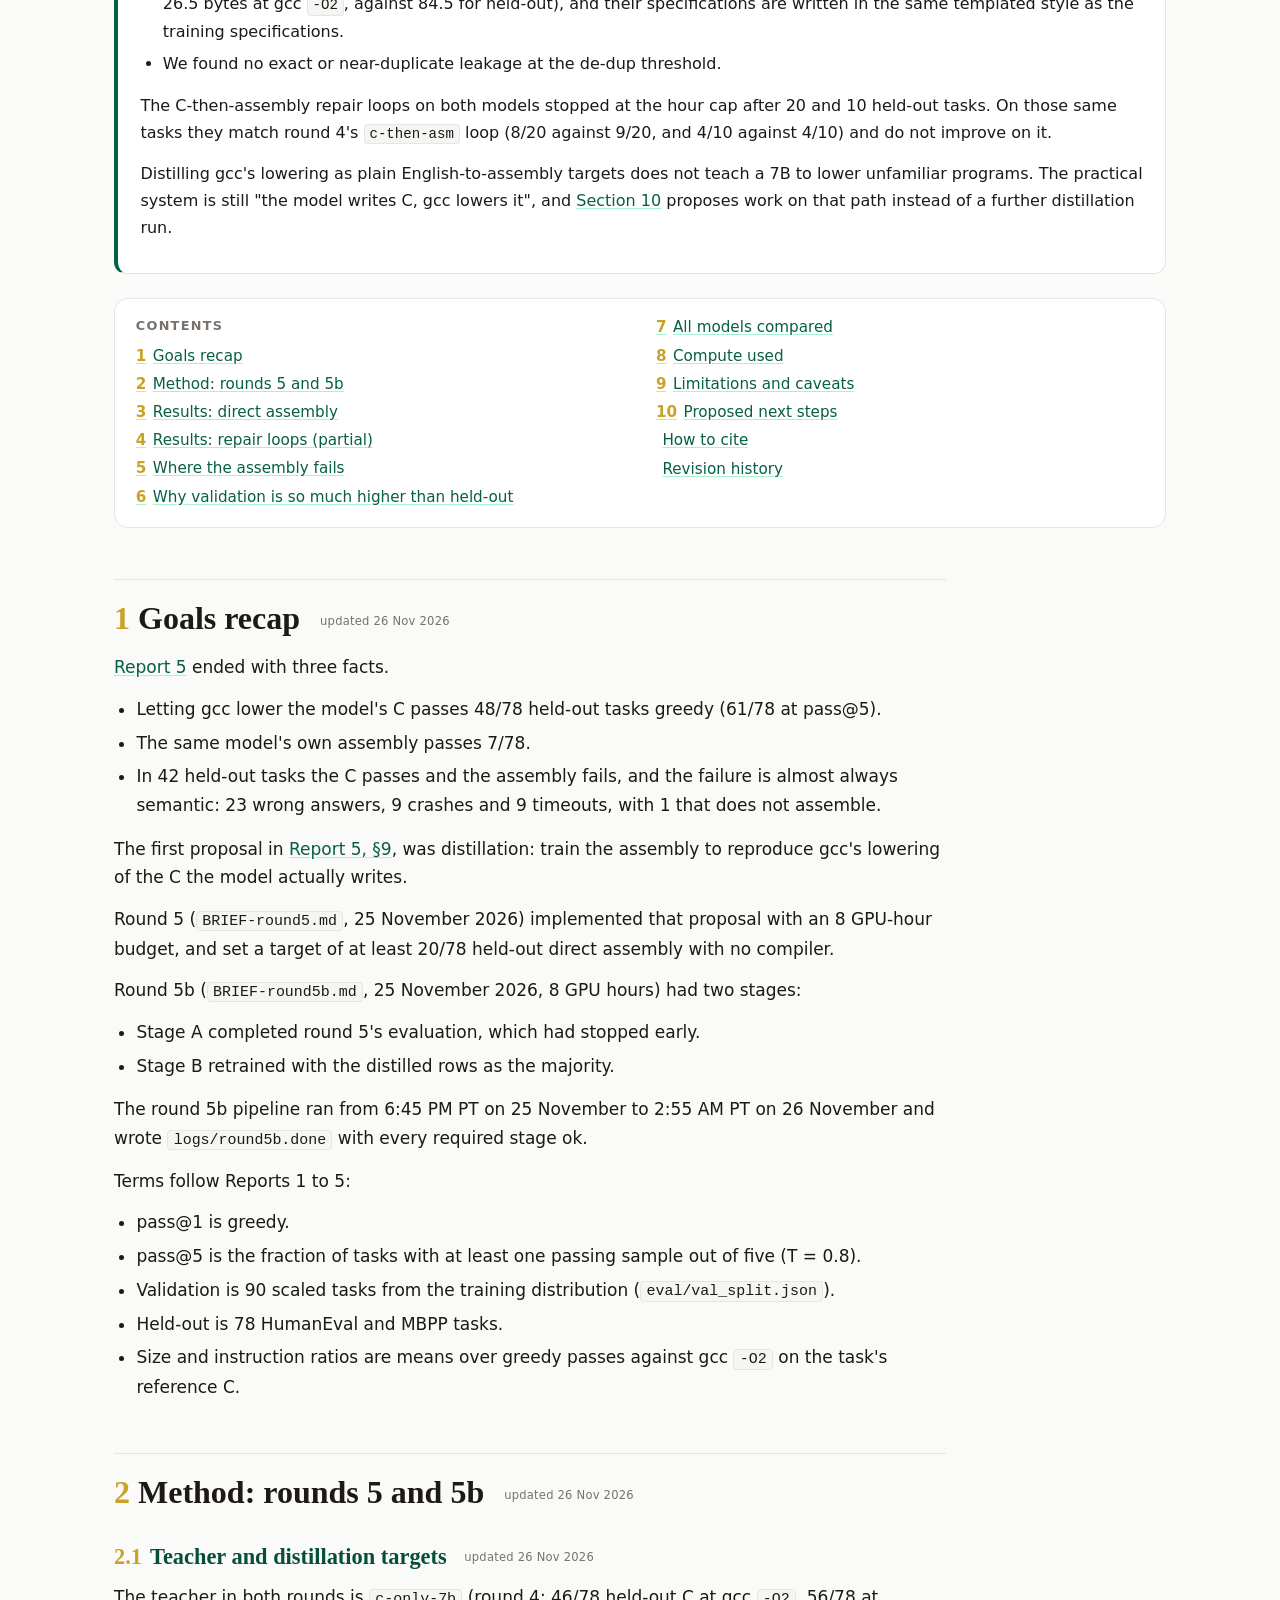
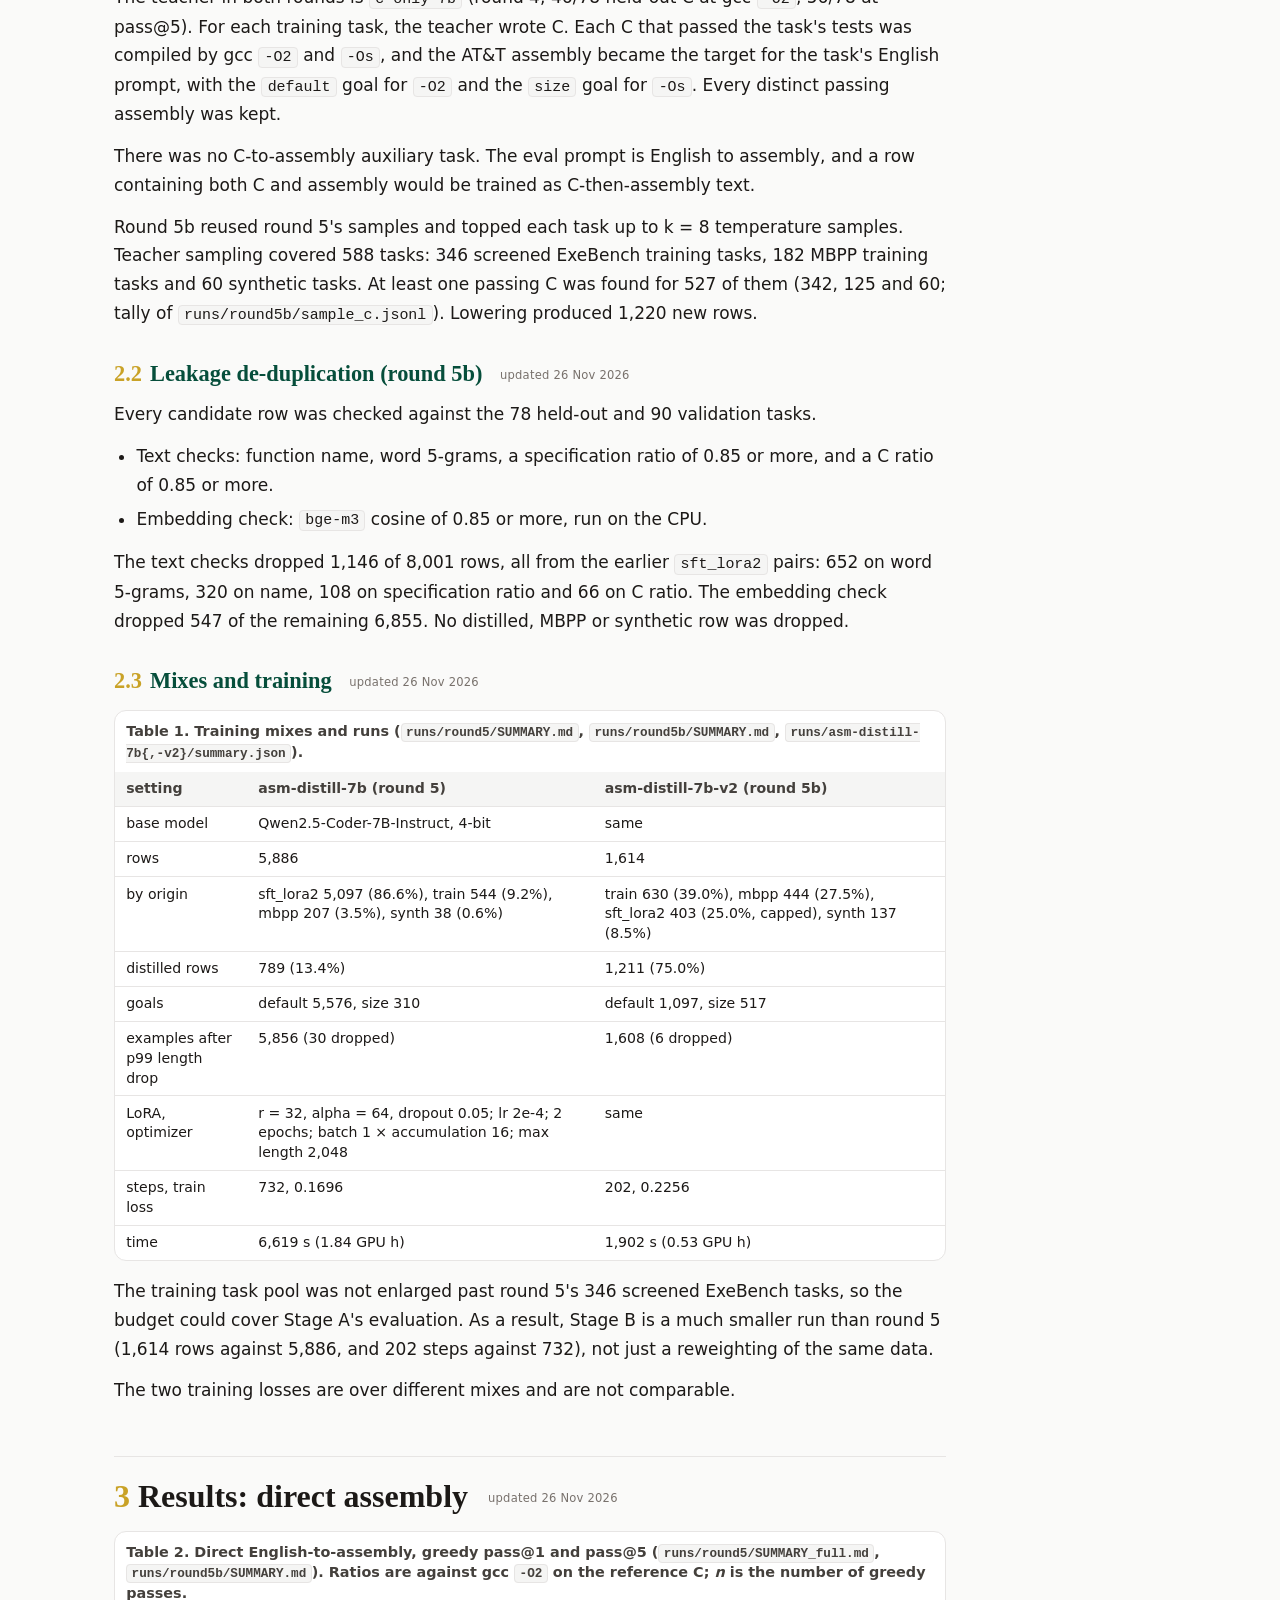
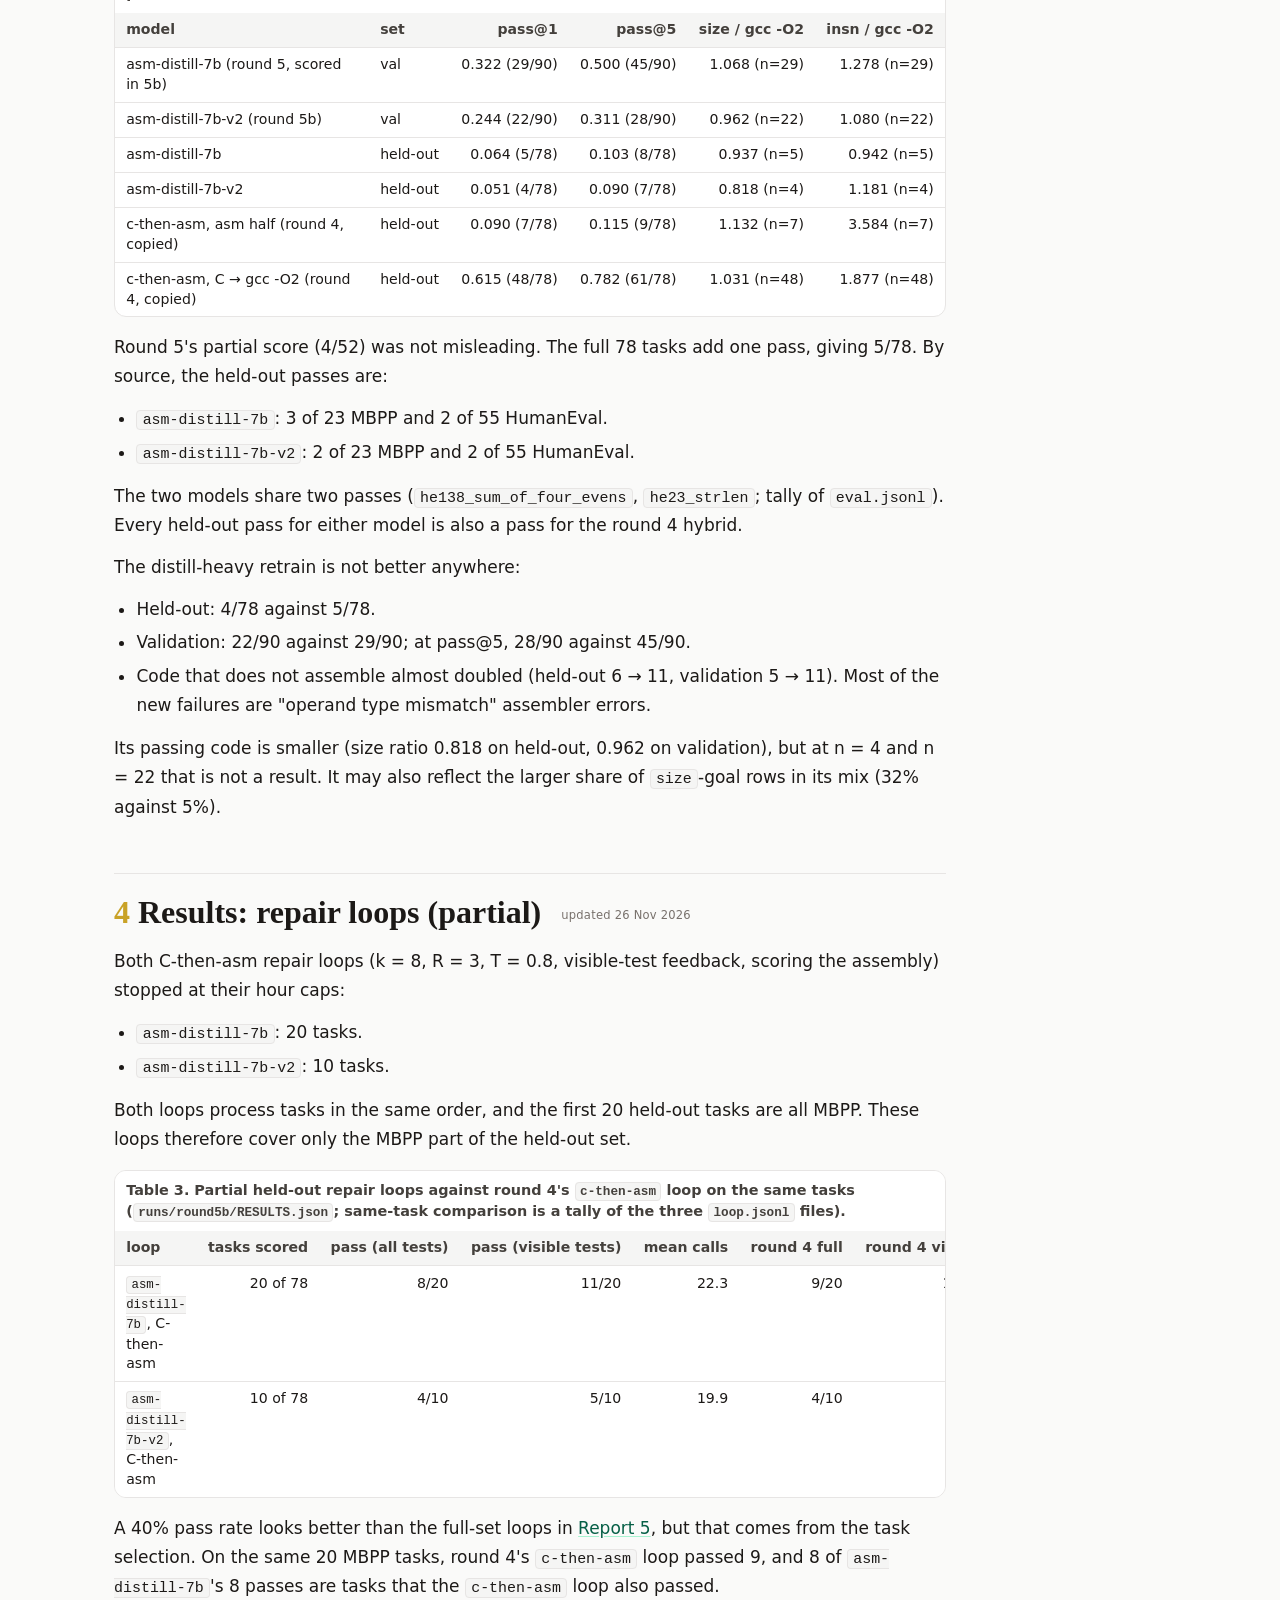
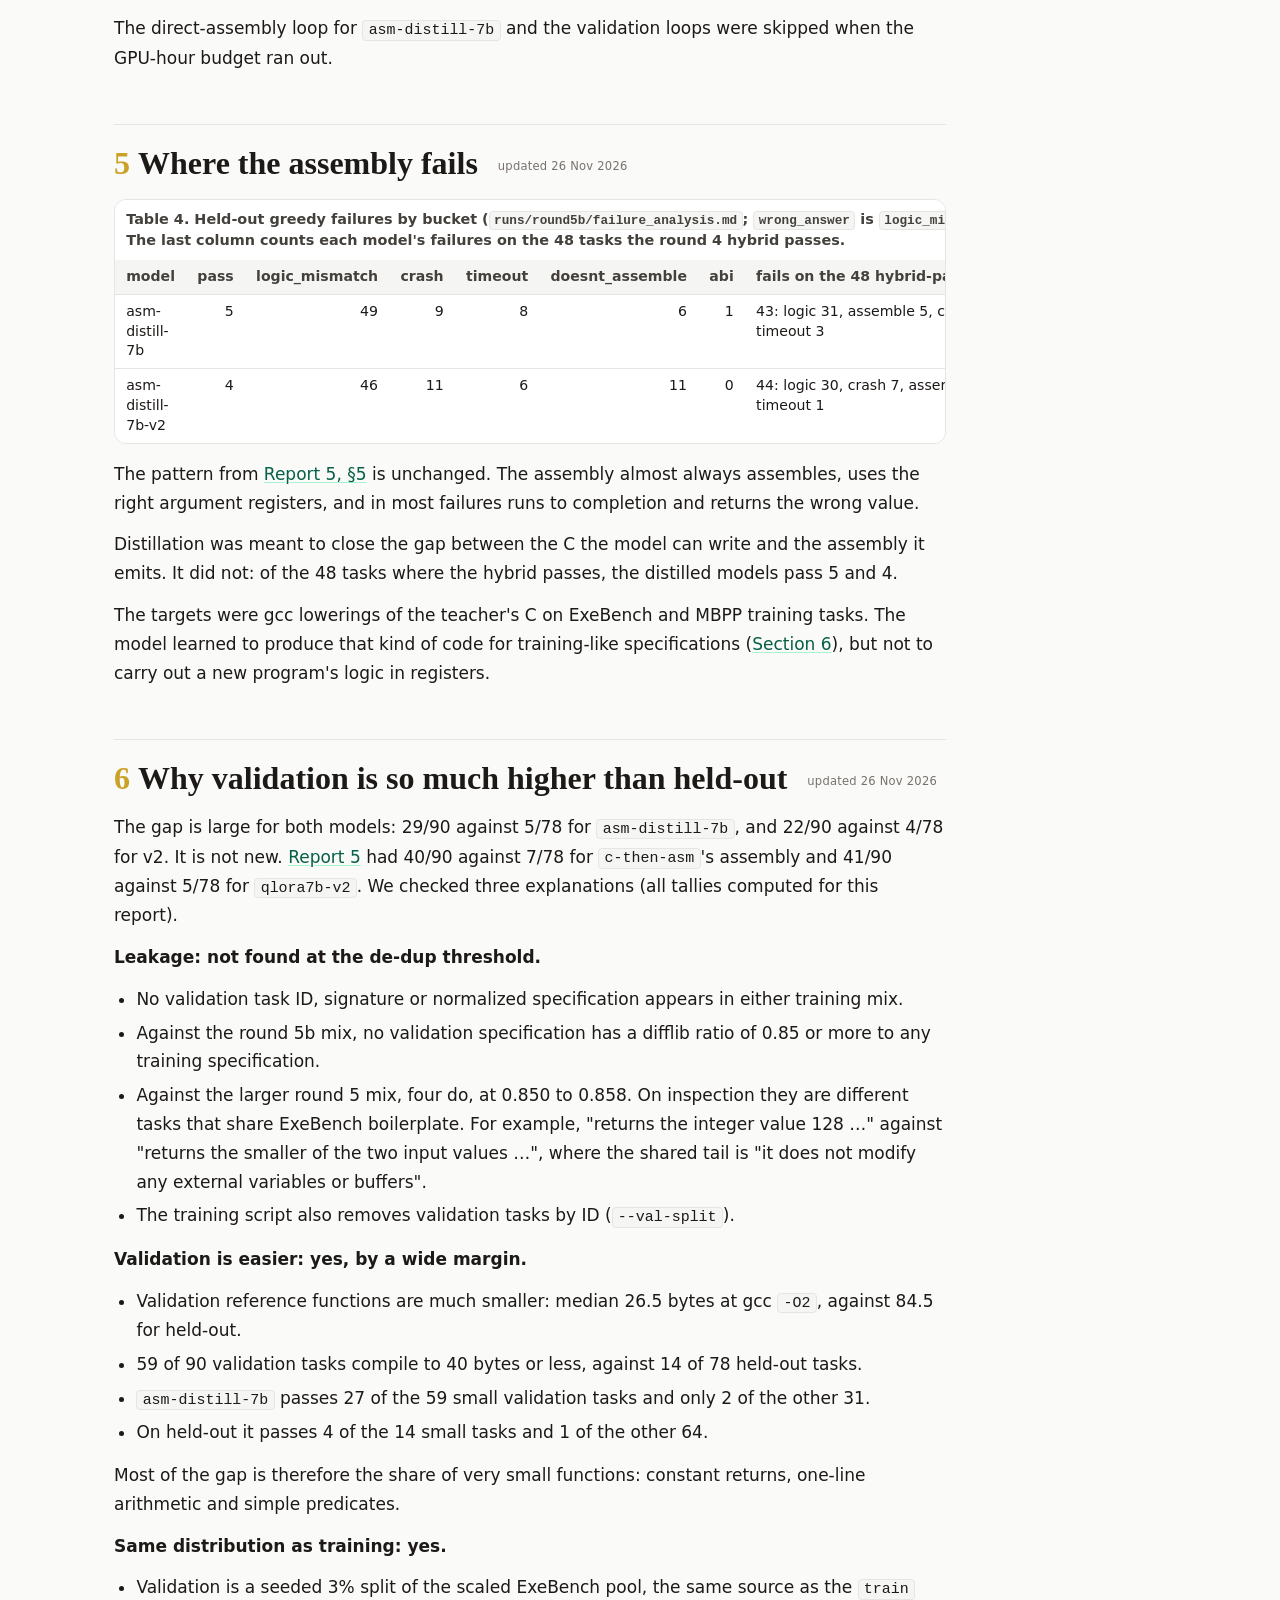
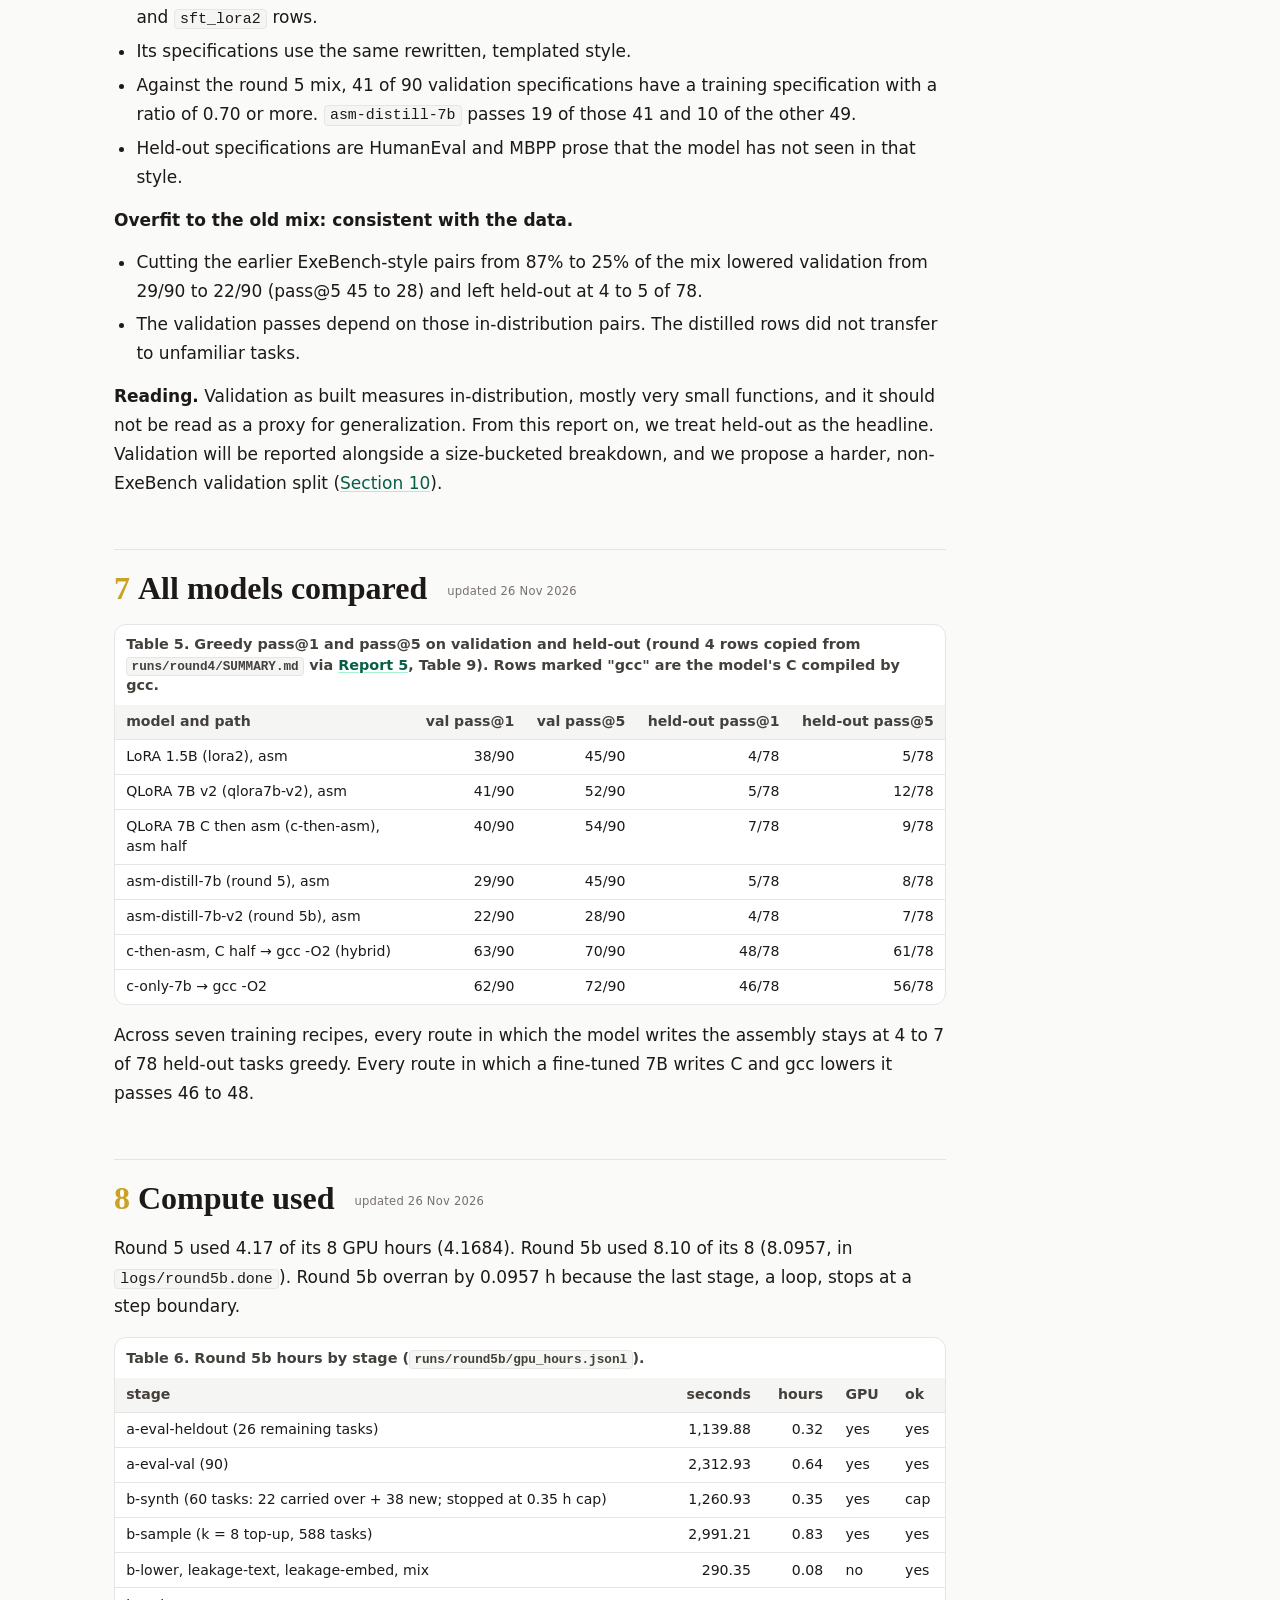
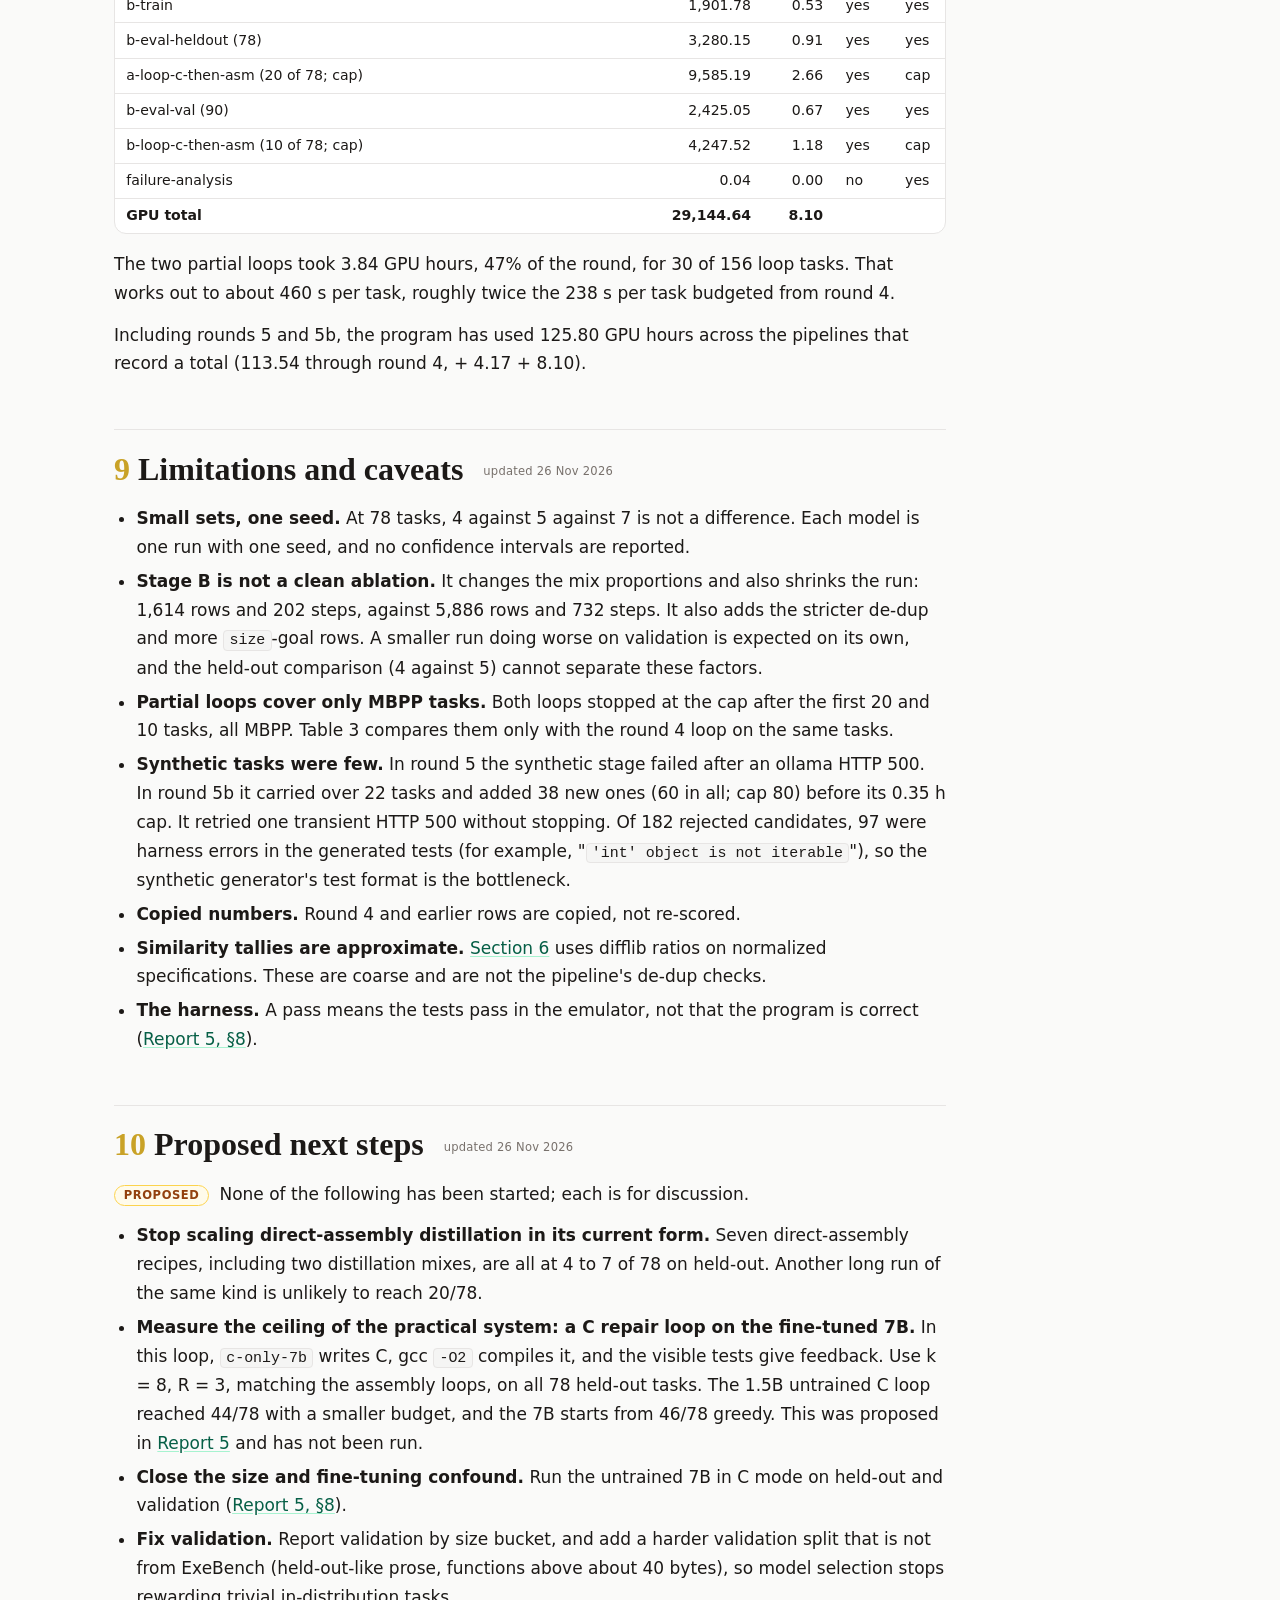
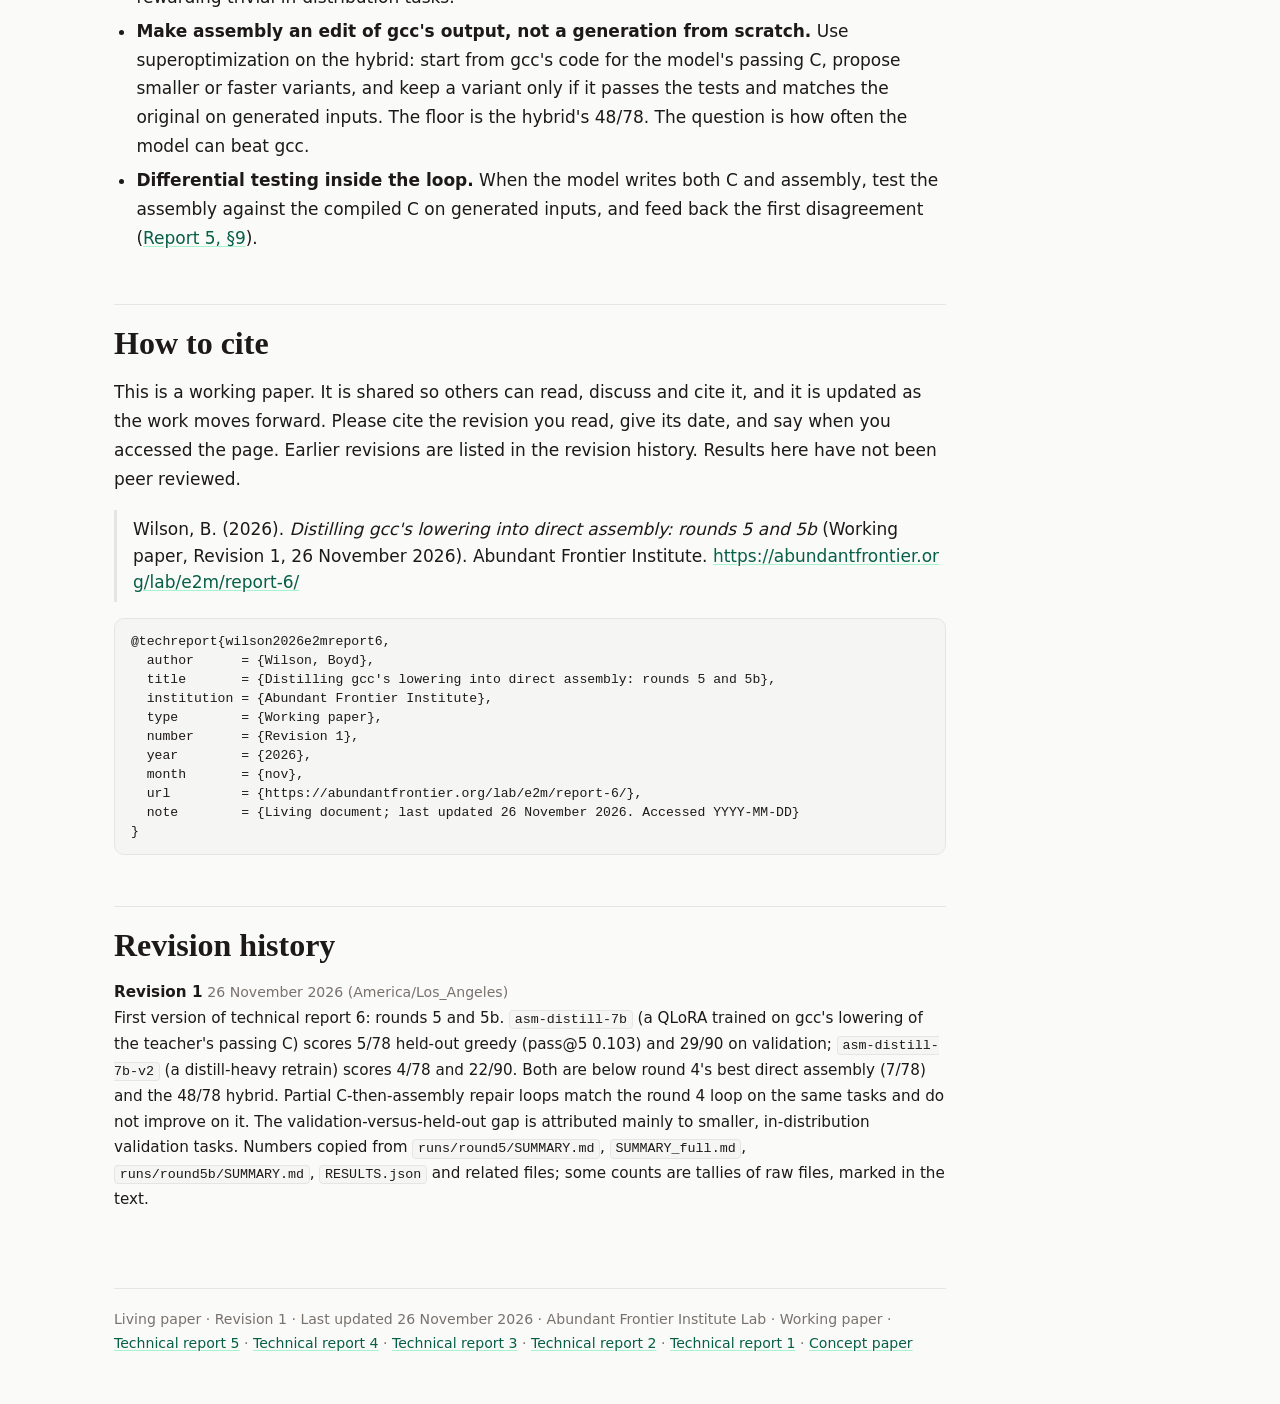
<file: reports/report-6/index.html>
<!DOCTYPE html>
<html lang="en">
<head>
<meta charset="utf-8">
<meta name="viewport" content="width=device-width, initial-scale=1">
<title>E2M technical report 6: Distilling gcc's lowering into direct assembly: rounds 5 and 5b (living paper) · Abundant Frontier Institute</title>
<meta name="description" content="Living technical report: a 7B QLoRA trained to write x86-64 assembly from gcc's lowering of the model's own passing C (round 5), a distill-heavy retrain (round 5b), full held-out and validation scores, and why validation runs so far above held-out.">
<meta name="citation_title" content="Distilling gcc's lowering into direct assembly: rounds 5 and 5b">
<meta name="citation_author" content="Wilson, Boyd">
<meta name="citation_publication_date" content="2026/11/26">
<meta name="citation_technical_report_institution" content="Abundant Frontier Institute">
<meta name="citation_technical_report_number" content="Revision 1">
<meta name="citation_public_url" content="https://abundantfrontier.org/lab/e2m/report-6/">
<link rel="stylesheet" href="../style.css">
</head>
<body>
<nav class="nav"><div class="nav-in">
<a class="brand" href="https://abundantfrontier.org/"><span class="e">🌾</span><span>Abundant Frontier Institute</span></a>
<div class="nav-links"><a href="/lab/">Lab</a><a href="../concept/index.html" >Concept paper</a><a href="../report-1/index.html" >Technical report 1</a><a href="../report-2/index.html" >Technical report 2</a><a href="../report-3/index.html" >Technical report 3</a><a href="../report-4/index.html" >Technical report 4</a><a href="../report-5/index.html" >Technical report 5</a><a href="../report-6/index.html" class="cur">Technical report 6</a><a href="../report-7/index.html" >Technical report 7</a><a href="../report-8/index.html" >Technical report 8</a><span class="badge">Working paper</span></div>
</div></nav>
<main class="page">
<header class="title">
<div class="kicker">Technical report · sixth work product</div>
<h1>Distilling gcc's lowering into direct assembly: rounds 5 and 5b</h1>
<p class="sub">Technical report 6 of the <em>E2M</em> program covers two things. First, a 7B QLoRA trained to write x86-64 assembly straight from English, using as targets the gcc lowerings of C that the model's own C writer got right (round 5, <code>asm-distill-7b</code>). Second, a distill-heavy retrain of that model with the earlier English-to-assembly pairs capped at a quarter of the mix (round 5b, <code>asm-distill-7b-v2</code>). It also gives the first full held-out and validation scores for the round 5 model and looks at why validation scores run so far above held-out scores.</p>
<p class="byline"><strong>Boyd Wilson</strong>, Abundant Frontier Institute and Omnibond Systems</p>
<p class="meta">Living paper · Revision 1 · Last updated 26 November 2026 · Companion to the <a href="../concept/index.html">E2M concept paper</a> and technical reports <a href="../report-1/index.html">1</a>, <a href="../report-2/index.html">2</a>, <a href="../report-3/index.html">3</a>, <a href="../report-4/index.html">4</a> and <a href="../report-5/index.html">5</a> · All results are from one 24 GB RTX 3090 workstation · Code and data: <a href="https://github.com/abundantfrontier/e2m">github.com/abundantfrontier/e2m</a> · Weights: <a href="https://huggingface.co/AbundantFrontierInstitute/e2m">huggingface.co/AbundantFrontierInstitute/e2m</a></p>
</header>

<div class="draftbar"><b>Working paper.</b> You may cite it; see <a href="#cite">How to cite</a>. Numbers are copied from <code>runs/round5/SUMMARY.md</code>, <code>runs/round5/SUMMARY_full.md</code>, <code>runs/round5b/SUMMARY.md</code>, <code>runs/round5b/RESULTS.json</code>, <code>runs/round5b/failure_analysis.md</code>, <code>runs/round5b/data_stats.json</code>, <code>runs/round5b/gpu_hours.jsonl</code>, <code>logs/round5b.done</code>, and <code>runs/asm-distill-7b{,-v2}/summary.json</code>. Round 4 rows were copied by the pipeline from <code>runs/round4/SUMMARY.md</code> and were not re-scored. Counts that are not in those summaries were tallied from the raw files (<code>runs/asm-distill-7b{,-v2}/eval.jsonl</code>, the loop <code>loop.jsonl</code> files, <code>eval/val_split.json</code>, <code>tasks/scaled.jsonl</code>, and the two <code>sft.jsonl</code> mixes). They are marked "tally" where they appear.</div>

<div class="abstract"><h2>Abstract</h2>
<p><a href="../report-5/index.html">Report 5</a> found that the fine-tuned 7B writes correct C for about 60% of the 78 held-out tasks, while its own assembly passes only 7. Its assembly usually looks like gcc output but does not implement the C above it. <a href="../report-5/index.html">Report 5</a> therefore proposed training the assembly on gcc's lowering of the model's own passing C.</p>
<p>Round 5 did that. <code>c-only-7b</code> was the teacher. Its passing C on 346 screened ExeBench training tasks, 182 MBPP training tasks and a few synthetic tasks was compiled with gcc <code>-O2</code> and <code>-Os</code>, and the resulting assembly became the target for an English-to-assembly QLoRA (<code>asm-distill-7b</code>). Because the earlier pairs are much more numerous, they made up 87% of the 5,886-row mix. Round 5 stopped its held-out eval at a 0.7-hour cap after 52 tasks (4/52).</p>
<p>Round 5b finished that evaluation and then retrained with the distilled rows in the majority (1,211 of 1,614) and stricter leakage de-duplication (<code>asm-distill-7b-v2</code>).</p>
<p>On the full held-out set, <code>asm-distill-7b</code> passes <strong>5/78</strong> greedy (pass@5 0.103) and <code>asm-distill-7b-v2</code> passes <strong>4/78</strong> (0.090). Both are below round 4's best direct assembly (7/78, <code>c-then-asm</code>), and far below the 48/78 of the hybrid in which the model writes C and gcc lowers it. The round 5b target of at least 20/78 was not met.</p>
<p>On validation, the same two models pass 29/90 and 22/90. Both are below the earlier direct-assembly models (38 to 41 of 90). The large validation-versus-held-out gap, which has been present since Report 3, is mostly a difference in the task sets, not in what was learned:</p>
<ul>
<li>Validation is 90 ExeBench tasks drawn from the training distribution. Their reference functions are much smaller (median 26.5 bytes at gcc <code>-O2</code>, against 84.5 for held-out), and their specifications are written in the same templated style as the training specifications.</li>
<li>We found no exact or near-duplicate leakage at the de-dup threshold.</li>
</ul>
<p>The C-then-assembly repair loops on both models stopped at the hour cap after 20 and 10 held-out tasks. On those same tasks they match round 4's <code>c-then-asm</code> loop (8/20 against 9/20, and 4/10 against 4/10) and do not improve on it.</p>
<p>Distilling gcc's lowering as plain English-to-assembly targets does not teach a 7B to lower unfamiliar programs. The practical system is still "the model writes C, gcc lowers it", and <a href="#s10">Section 10</a> proposes work on that path instead of a further distillation run.</p>
</div>

<nav class="toc" aria-label="Contents"><div class="toc-title">Contents</div><ol>
<li><a href="#s1"><span class="n">1</span>Goals recap</a></li>
<li><a href="#s2"><span class="n">2</span>Method: rounds 5 and 5b</a></li>
<li><a href="#s3"><span class="n">3</span>Results: direct assembly</a></li>
<li><a href="#s4"><span class="n">4</span>Results: repair loops (partial)</a></li>
<li><a href="#s5"><span class="n">5</span>Where the assembly fails</a></li>
<li><a href="#s6"><span class="n">6</span>Why validation is so much higher than held-out</a></li>
<li><a href="#s7"><span class="n">7</span>All models compared</a></li>
<li><a href="#s8"><span class="n">8</span>Compute used</a></li>
<li><a href="#s9"><span class="n">9</span>Limitations and caveats</a></li>
<li><a href="#s10"><span class="n">10</span>Proposed next steps</a></li>
<li><a href="#cite"><span class="n"></span>How to cite</a></li>
<li><a href="#revhist"><span class="n"></span>Revision history</a></li>
</ol></nav>

<div class="col">

<h2 id="s1"><span class="n">1</span>Goals recap <span class="upd" title="Section last changed">updated 26 Nov 2026</span></h2>
<p><a href="../report-5/index.html">Report 5</a> ended with three facts.</p>
<ul>
<li>Letting gcc lower the model's C passes 48/78 held-out tasks greedy (61/78 at pass@5).</li>
<li>The same model's own assembly passes 7/78.</li>
<li>In 42 held-out tasks the C passes and the assembly fails, and the failure is almost always semantic: 23 wrong answers, 9 crashes and 9 timeouts, with 1 that does not assemble.</li>
</ul>
<p>The first proposal in <a href="../report-5/index.html#s9">Report 5, §9</a>, was distillation: train the assembly to reproduce gcc's lowering of the C the model actually writes.</p>
<p>Round 5 (<code>BRIEF-round5.md</code>, 25 November 2026) implemented that proposal with an 8 GPU-hour budget, and set a target of at least 20/78 held-out direct assembly with no compiler.</p>
<p>Round 5b (<code>BRIEF-round5b.md</code>, 25 November 2026, 8 GPU hours) had two stages:</p>
<ul>
<li>Stage A completed round 5's evaluation, which had stopped early.</li>
<li>Stage B retrained with the distilled rows as the majority.</li>
</ul>
<p>The round 5b pipeline ran from 6:45 PM PT on 25 November to 2:55 AM PT on 26 November and wrote <code>logs/round5b.done</code> with every required stage ok.</p>
<p>Terms follow Reports 1 to 5:</p>
<ul>
<li>pass@1 is greedy.</li>
<li>pass@5 is the fraction of tasks with at least one passing sample out of five (T = 0.8).</li>
<li>Validation is 90 scaled tasks from the training distribution (<code>eval/val_split.json</code>).</li>
<li>Held-out is 78 HumanEval and MBPP tasks.</li>
<li>Size and instruction ratios are means over greedy passes against gcc <code>-O2</code> on the task's reference C.</li>
</ul>
<h2 id="s2"><span class="n">2</span>Method: rounds 5 and 5b <span class="upd" title="Section last changed">updated 26 Nov 2026</span></h2>
<h3 id="s2-1"><span class="n">2.1</span>Teacher and distillation targets <span class="upd" title="Section last changed">updated 26 Nov 2026</span></h3>
<p>The teacher in both rounds is <code>c-only-7b</code> (round 4; 46/78 held-out C at gcc <code>-O2</code>, 56/78 at pass@5). For each training task, the teacher wrote C. Each C that passed the task's tests was compiled by gcc <code>-O2</code> and <code>-Os</code>, and the AT&amp;T assembly became the target for the task's English prompt, with the <code>default</code> goal for <code>-O2</code> and the <code>size</code> goal for <code>-Os</code>. Every distinct passing assembly was kept.</p>
<p>There was no C-to-assembly auxiliary task. The eval prompt is English to assembly, and a row containing both C and assembly would be trained as C-then-assembly text.</p>
<p>Round 5b reused round 5's samples and topped each task up to k = 8 temperature samples. Teacher sampling covered 588 tasks: 346 screened ExeBench training tasks, 182 MBPP training tasks and 60 synthetic tasks. At least one passing C was found for 527 of them (342, 125 and 60; tally of <code>runs/round5b/sample_c.jsonl</code>). Lowering produced 1,220 new rows.</p>
<h3 id="s2-2"><span class="n">2.2</span>Leakage de-duplication (round 5b) <span class="upd" title="Section last changed">updated 26 Nov 2026</span></h3>
<p>Every candidate row was checked against the 78 held-out and 90 validation tasks.</p>
<ul>
<li>Text checks: function name, word 5-grams, a specification ratio of 0.85 or more, and a C ratio of 0.85 or more.</li>
<li>Embedding check: <code>bge-m3</code> cosine of 0.85 or more, run on the CPU.</li>
</ul>
<p>The text checks dropped 1,146 of 8,001 rows, all from the earlier <code>sft_lora2</code> pairs: 652 on word 5-grams, 320 on name, 108 on specification ratio and 66 on C ratio. The embedding check dropped 547 of the remaining 6,855. No distilled, MBPP or synthetic row was dropped.</p>
<h3 id="s2-3"><span class="n">2.3</span>Mixes and training <span class="upd" title="Section last changed">updated 26 Nov 2026</span></h3>
<div class="tw"><table><caption>Table 1. Training mixes and runs (<code>runs/round5/SUMMARY.md</code>, <code>runs/round5b/SUMMARY.md</code>, <code>runs/asm-distill-7b{,-v2}/summary.json</code>).</caption><thead><tr><th>setting</th><th>asm-distill-7b (round 5)</th><th>asm-distill-7b-v2 (round 5b)</th></tr></thead><tbody>
<tr><td>base model</td><td>Qwen2.5-Coder-7B-Instruct, 4-bit</td><td>same</td></tr>
<tr><td>rows</td><td>5,886</td><td>1,614</td></tr>
<tr><td>by origin</td><td>sft_lora2 5,097 (86.6%), train 544 (9.2%), mbpp 207 (3.5%), synth 38 (0.6%)</td><td>train 630 (39.0%), mbpp 444 (27.5%), sft_lora2 403 (25.0%, capped), synth 137 (8.5%)</td></tr>
<tr><td>distilled rows</td><td>789 (13.4%)</td><td>1,211 (75.0%)</td></tr>
<tr><td>goals</td><td>default 5,576, size 310</td><td>default 1,097, size 517</td></tr>
<tr><td>examples after p99 length drop</td><td>5,856 (30 dropped)</td><td>1,608 (6 dropped)</td></tr>
<tr><td>LoRA, optimizer</td><td>r = 32, alpha = 64, dropout 0.05; lr 2e-4; 2 epochs; batch 1 × accumulation 16; max length 2,048</td><td>same</td></tr>
<tr><td>steps, train loss</td><td>732, 0.1696</td><td>202, 0.2256</td></tr>
<tr><td>time</td><td>6,619 s (1.84 GPU h)</td><td>1,902 s (0.53 GPU h)</td></tr>
</tbody></table></div>
<p>The training task pool was not enlarged past round 5's 346 screened ExeBench tasks, so the budget could cover Stage A's evaluation. As a result, Stage B is a much smaller run than round 5 (1,614 rows against 5,886, and 202 steps against 732), not just a reweighting of the same data.</p>
<p>The two training losses are over different mixes and are not comparable.</p>
<h2 id="s3"><span class="n">3</span>Results: direct assembly <span class="upd" title="Section last changed">updated 26 Nov 2026</span></h2>
<div class="tw"><table><caption>Table 2. Direct English-to-assembly, greedy pass@1 and pass@5 (<code>runs/round5/SUMMARY_full.md</code>, <code>runs/round5b/SUMMARY.md</code>). Ratios are against gcc <code>-O2</code> on the reference C; <em>n</em> is the number of greedy passes.</caption><thead><tr><th>model</th><th style="white-space:nowrap">set</th><th class="num">pass@1</th><th class="num">pass@5</th><th class="num">size / gcc -O2</th><th class="num">insn / gcc -O2</th></tr></thead><tbody>
<tr><td>asm-distill-7b (round 5, scored in 5b)</td><td style="white-space:nowrap">val</td><td class="num">0.322 (29/90)</td><td class="num">0.500 (45/90)</td><td class="num">1.068 (n=29)</td><td class="num">1.278 (n=29)</td></tr>
<tr><td>asm-distill-7b-v2 (round 5b)</td><td style="white-space:nowrap">val</td><td class="num">0.244 (22/90)</td><td class="num">0.311 (28/90)</td><td class="num">0.962 (n=22)</td><td class="num">1.080 (n=22)</td></tr>
<tr><td>asm-distill-7b</td><td style="white-space:nowrap">held-out</td><td class="num">0.064 (5/78)</td><td class="num">0.103 (8/78)</td><td class="num">0.937 (n=5)</td><td class="num">0.942 (n=5)</td></tr>
<tr><td>asm-distill-7b-v2</td><td style="white-space:nowrap">held-out</td><td class="num">0.051 (4/78)</td><td class="num">0.090 (7/78)</td><td class="num">0.818 (n=4)</td><td class="num">1.181 (n=4)</td></tr>
<tr><td>c-then-asm, asm half (round 4, copied)</td><td style="white-space:nowrap">held-out</td><td class="num">0.090 (7/78)</td><td class="num">0.115 (9/78)</td><td class="num">1.132 (n=7)</td><td class="num">3.584 (n=7)</td></tr>
<tr><td>c-then-asm, C → gcc -O2 (round 4, copied)</td><td style="white-space:nowrap">held-out</td><td class="num">0.615 (48/78)</td><td class="num">0.782 (61/78)</td><td class="num">1.031 (n=48)</td><td class="num">1.877 (n=48)</td></tr>
</tbody></table></div>
<p>Round 5's partial score (4/52) was not misleading. The full 78 tasks add one pass, giving 5/78. By source, the held-out passes are:</p>
<ul>
<li><code>asm-distill-7b</code>: 3 of 23 MBPP and 2 of 55 HumanEval.</li>
<li><code>asm-distill-7b-v2</code>: 2 of 23 MBPP and 2 of 55 HumanEval.</li>
</ul>
<p>The two models share two passes (<code>he138_sum_of_four_evens</code>, <code>he23_strlen</code>; tally of <code>eval.jsonl</code>). Every held-out pass for either model is also a pass for the round 4 hybrid.</p>
<p>The distill-heavy retrain is not better anywhere:</p>
<ul>
<li>Held-out: 4/78 against 5/78.</li>
<li>Validation: 22/90 against 29/90; at pass@5, 28/90 against 45/90.</li>
<li>Code that does not assemble almost doubled (held-out 6 → 11, validation 5 → 11). Most of the new failures are "operand type mismatch" assembler errors.</li>
</ul>
<p>Its passing code is smaller (size ratio 0.818 on held-out, 0.962 on validation), but at n = 4 and n = 22 that is not a result. It may also reflect the larger share of <code>size</code>-goal rows in its mix (32% against 5%).</p>
<h2 id="s4"><span class="n">4</span>Results: repair loops (partial) <span class="upd" title="Section last changed">updated 26 Nov 2026</span></h2>
<p>Both C-then-asm repair loops (k = 8, R = 3, T = 0.8, visible-test feedback, scoring the assembly) stopped at their hour caps:</p>
<ul>
<li><code>asm-distill-7b</code>: 20 tasks.</li>
<li><code>asm-distill-7b-v2</code>: 10 tasks.</li>
</ul>
<p>Both loops process tasks in the same order, and the first 20 held-out tasks are all MBPP. These loops therefore cover only the MBPP part of the held-out set.</p>
<div class="tw"><table><caption>Table 3. Partial held-out repair loops against round 4's <code>c-then-asm</code> loop on the same tasks (<code>runs/round5b/RESULTS.json</code>; same-task comparison is a tally of the three <code>loop.jsonl</code> files).</caption><thead><tr><th>loop</th><th class="num">tasks scored</th><th class="num">pass (all tests)</th><th class="num">pass (visible tests)</th><th class="num">mean calls</th><th class="num">round 4 full</th><th class="num">round 4 visible</th></tr></thead><tbody>
<tr><td><code>asm-distill-7b</code>, C-then-asm</td><td class="num">20 of 78</td><td class="num">8/20</td><td class="num">11/20</td><td class="num">22.3</td><td class="num">9/20</td><td class="num">11/20</td></tr>
<tr><td><code>asm-distill-7b-v2</code>, C-then-asm</td><td class="num">10 of 78</td><td class="num">4/10</td><td class="num">5/10</td><td class="num">19.9</td><td class="num">4/10</td><td class="num">5/10</td></tr>
</tbody></table></div>
<p>A 40% pass rate looks better than the full-set loops in <a href="../report-5/index.html">Report 5</a>, but that comes from the task selection. On the same 20 MBPP tasks, round 4's <code>c-then-asm</code> loop passed 9, and 8 of <code>asm-distill-7b</code>'s 8 passes are tasks that the <code>c-then-asm</code> loop also passed.</p>
<p>The direct-assembly loop for <code>asm-distill-7b</code> and the validation loops were skipped when the GPU-hour budget ran out.</p>
<h2 id="s5"><span class="n">5</span>Where the assembly fails <span class="upd" title="Section last changed">updated 26 Nov 2026</span></h2>
<div class="tw"><table><caption>Table 4. Held-out greedy failures by bucket (<code>runs/round5b/failure_analysis.md</code>; <code>wrong_answer</code> is <code>logic_mismatch</code>). The last column counts each model's failures on the 48 tasks the round 4 hybrid passes.</caption><thead><tr><th>model</th><th class="num">pass</th><th class="num">logic_mismatch</th><th class="num">crash</th><th class="num">timeout</th><th class="num">doesnt_assemble</th><th class="num">abi</th><th>fails on the 48 hybrid-pass tasks</th></tr></thead><tbody>
<tr><td>asm-distill-7b</td><td class="num">5</td><td class="num">49</td><td class="num">9</td><td class="num">8</td><td class="num">6</td><td class="num">1</td><td>43: logic 31, assemble 5, crash 4, timeout 3</td></tr>
<tr><td>asm-distill-7b-v2</td><td class="num">4</td><td class="num">46</td><td class="num">11</td><td class="num">6</td><td class="num">11</td><td class="num">0</td><td>44: logic 30, crash 7, assemble 6, timeout 1</td></tr>
</tbody></table></div>
<p>The pattern from <a href="../report-5/index.html#s5">Report 5, §5</a> is unchanged. The assembly almost always assembles, uses the right argument registers, and in most failures runs to completion and returns the wrong value.</p>
<p>Distillation was meant to close the gap between the C the model can write and the assembly it emits. It did not: of the 48 tasks where the hybrid passes, the distilled models pass 5 and 4.</p>
<p>The targets were gcc lowerings of the teacher's C on ExeBench and MBPP training tasks. The model learned to produce that kind of code for training-like specifications (<a href="#s6">Section 6</a>), but not to carry out a new program's logic in registers.</p>
<h2 id="s6"><span class="n">6</span>Why validation is so much higher than held-out <span class="upd" title="Section last changed">updated 26 Nov 2026</span></h2>
<p>The gap is large for both models: 29/90 against 5/78 for <code>asm-distill-7b</code>, and 22/90 against 4/78 for v2. It is not new. <a href="../report-5/index.html">Report 5</a> had 40/90 against 7/78 for <code>c-then-asm</code>'s assembly and 41/90 against 5/78 for <code>qlora7b-v2</code>. We checked three explanations (all tallies computed for this report).</p>
<p><strong>Leakage: not found at the de-dup threshold.</strong></p>
<ul>
<li>No validation task ID, signature or normalized specification appears in either training mix.</li>
<li>Against the round 5b mix, no validation specification has a difflib ratio of 0.85 or more to any training specification.</li>
<li>Against the larger round 5 mix, four do, at 0.850 to 0.858. On inspection they are different tasks that share ExeBench boilerplate. For example, "returns the integer value 128 …" against "returns the smaller of the two input values …", where the shared tail is "it does not modify any external variables or buffers".</li>
<li>The training script also removes validation tasks by ID (<code>--val-split</code>).</li>
</ul>
<p><strong>Validation is easier: yes, by a wide margin.</strong></p>
<ul>
<li>Validation reference functions are much smaller: median 26.5 bytes at gcc <code>-O2</code>, against 84.5 for held-out.</li>
<li>59 of 90 validation tasks compile to 40 bytes or less, against 14 of 78 held-out tasks.</li>
<li><code>asm-distill-7b</code> passes 27 of the 59 small validation tasks and only 2 of the other 31.</li>
<li>On held-out it passes 4 of the 14 small tasks and 1 of the other 64.</li>
</ul>
<p>Most of the gap is therefore the share of very small functions: constant returns, one-line arithmetic and simple predicates.</p>
<p><strong>Same distribution as training: yes.</strong></p>
<ul>
<li>Validation is a seeded 3% split of the scaled ExeBench pool, the same source as the <code>train</code> and <code>sft_lora2</code> rows.</li>
<li>Its specifications use the same rewritten, templated style.</li>
<li>Against the round 5 mix, 41 of 90 validation specifications have a training specification with a ratio of 0.70 or more. <code>asm-distill-7b</code> passes 19 of those 41 and 10 of the other 49.</li>
<li>Held-out specifications are HumanEval and MBPP prose that the model has not seen in that style.</li>
</ul>
<p><strong>Overfit to the old mix: consistent with the data.</strong></p>
<ul>
<li>Cutting the earlier ExeBench-style pairs from 87% to 25% of the mix lowered validation from 29/90 to 22/90 (pass@5 45 to 28) and left held-out at 4 to 5 of 78.</li>
<li>The validation passes depend on those in-distribution pairs. The distilled rows did not transfer to unfamiliar tasks.</li>
</ul>
<p><strong>Reading.</strong> Validation as built measures in-distribution, mostly very small functions, and it should not be read as a proxy for generalization. From this report on, we treat held-out as the headline. Validation will be reported alongside a size-bucketed breakdown, and we propose a harder, non-ExeBench validation split (<a href="#s10">Section 10</a>).</p>
<h2 id="s7"><span class="n">7</span>All models compared <span class="upd" title="Section last changed">updated 26 Nov 2026</span></h2>
<div class="tw"><table><caption>Table 5. Greedy pass@1 and pass@5 on validation and held-out (round 4 rows copied from <code>runs/round4/SUMMARY.md</code> via <a href="../report-5/index.html">Report 5</a>, Table 9). Rows marked "gcc" are the model's C compiled by gcc.</caption><thead><tr><th>model and path</th><th class="num">val pass@1</th><th class="num">val pass@5</th><th class="num">held-out pass@1</th><th class="num">held-out pass@5</th></tr></thead><tbody>
<tr><td>LoRA 1.5B (lora2), asm</td><td class="num">38/90</td><td class="num">45/90</td><td class="num">4/78</td><td class="num">5/78</td></tr>
<tr><td>QLoRA 7B v2 (qlora7b-v2), asm</td><td class="num">41/90</td><td class="num">52/90</td><td class="num">5/78</td><td class="num">12/78</td></tr>
<tr><td>QLoRA 7B C then asm (c-then-asm), asm half</td><td class="num">40/90</td><td class="num">54/90</td><td class="num">7/78</td><td class="num">9/78</td></tr>
<tr><td>asm-distill-7b (round 5), asm</td><td class="num">29/90</td><td class="num">45/90</td><td class="num">5/78</td><td class="num">8/78</td></tr>
<tr><td>asm-distill-7b-v2 (round 5b), asm</td><td class="num">22/90</td><td class="num">28/90</td><td class="num">4/78</td><td class="num">7/78</td></tr>
<tr><td>c-then-asm, C half → gcc -O2 (hybrid)</td><td class="num">63/90</td><td class="num">70/90</td><td class="num">48/78</td><td class="num">61/78</td></tr>
<tr><td>c-only-7b → gcc -O2</td><td class="num">62/90</td><td class="num">72/90</td><td class="num">46/78</td><td class="num">56/78</td></tr>
</tbody></table></div>
<p>Across seven training recipes, every route in which the model writes the assembly stays at 4 to 7 of 78 held-out tasks greedy. Every route in which a fine-tuned 7B writes C and gcc lowers it passes 46 to 48.</p>
<h2 id="s8"><span class="n">8</span>Compute used <span class="upd" title="Section last changed">updated 26 Nov 2026</span></h2>
<p>Round 5 used 4.17 of its 8 GPU hours (4.1684). Round 5b used 8.10 of its 8 (8.0957, in <code>logs/round5b.done</code>). Round 5b overran by 0.0957 h because the last stage, a loop, stops at a step boundary.</p>
<div class="tw"><table><caption>Table 6. Round 5b hours by stage (<code>runs/round5b/gpu_hours.jsonl</code>).</caption><thead><tr><th>stage</th><th class="num">seconds</th><th class="num">hours</th><th>GPU</th><th>ok</th></tr></thead><tbody>
<tr><td>a-eval-heldout (26 remaining tasks)</td><td class="num">1,139.88</td><td class="num">0.32</td><td>yes</td><td>yes</td></tr>
<tr><td>a-eval-val (90)</td><td class="num">2,312.93</td><td class="num">0.64</td><td>yes</td><td>yes</td></tr>
<tr><td>b-synth (60 tasks: 22 carried over + 38 new; stopped at 0.35 h cap)</td><td class="num">1,260.93</td><td class="num">0.35</td><td>yes</td><td>cap</td></tr>
<tr><td>b-sample (k = 8 top-up, 588 tasks)</td><td class="num">2,991.21</td><td class="num">0.83</td><td>yes</td><td>yes</td></tr>
<tr><td>b-lower, leakage-text, leakage-embed, mix</td><td class="num">290.35</td><td class="num">0.08</td><td>no</td><td>yes</td></tr>
<tr><td>b-train</td><td class="num">1,901.78</td><td class="num">0.53</td><td>yes</td><td>yes</td></tr>
<tr><td>b-eval-heldout (78)</td><td class="num">3,280.15</td><td class="num">0.91</td><td>yes</td><td>yes</td></tr>
<tr><td>a-loop-c-then-asm (20 of 78; cap)</td><td class="num">9,585.19</td><td class="num">2.66</td><td>yes</td><td>cap</td></tr>
<tr><td>b-eval-val (90)</td><td class="num">2,425.05</td><td class="num">0.67</td><td>yes</td><td>yes</td></tr>
<tr><td>b-loop-c-then-asm (10 of 78; cap)</td><td class="num">4,247.52</td><td class="num">1.18</td><td>yes</td><td>cap</td></tr>
<tr><td>failure-analysis</td><td class="num">0.04</td><td class="num">0.00</td><td>no</td><td>yes</td></tr>
<tr><td><b>GPU total</b></td><td class="num"><b>29,144.64</b></td><td class="num"><b>8.10</b></td><td></td><td></td></tr>
</tbody></table></div>
<p>The two partial loops took 3.84 GPU hours, 47% of the round, for 30 of 156 loop tasks. That works out to about 460 s per task, roughly twice the 238 s per task budgeted from round 4.</p>
<p>Including rounds 5 and 5b, the program has used 125.80 GPU hours across the pipelines that record a total (113.54 through round 4, + 4.17 + 8.10).</p>
<h2 id="s9"><span class="n">9</span>Limitations and caveats <span class="upd" title="Section last changed">updated 26 Nov 2026</span></h2>
<ul>
<li><strong>Small sets, one seed.</strong> At 78 tasks, 4 against 5 against 7 is not a difference. Each model is one run with one seed, and no confidence intervals are reported.</li>
<li><strong>Stage B is not a clean ablation.</strong> It changes the mix proportions and also shrinks the run: 1,614 rows and 202 steps, against 5,886 rows and 732 steps. It also adds the stricter de-dup and more <code>size</code>-goal rows. A smaller run doing worse on validation is expected on its own, and the held-out comparison (4 against 5) cannot separate these factors.</li>
<li><strong>Partial loops cover only MBPP tasks.</strong> Both loops stopped at the cap after the first 20 and 10 tasks, all MBPP. Table 3 compares them only with the round 4 loop on the same tasks.</li>
<li><strong>Synthetic tasks were few.</strong> In round 5 the synthetic stage failed after an ollama HTTP 500. In round 5b it carried over 22 tasks and added 38 new ones (60 in all; cap 80) before its 0.35 h cap. It retried one transient HTTP 500 without stopping. Of 182 rejected candidates, 97 were harness errors in the generated tests (for example, "<code>'int' object is not iterable</code>"), so the synthetic generator's test format is the bottleneck.</li>
<li><strong>Copied numbers.</strong> Round 4 and earlier rows are copied, not re-scored.</li>
<li><strong>Similarity tallies are approximate.</strong> <a href="#s6">Section 6</a> uses difflib ratios on normalized specifications. These are coarse and are not the pipeline's de-dup checks.</li>
<li><strong>The harness.</strong> A pass means the tests pass in the emulator, not that the program is correct (<a href="../report-5/index.html#s8">Report 5, §8</a>).</li>
</ul>
<h2 id="s10"><span class="n">10</span>Proposed next steps <span class="upd" title="Section last changed">updated 26 Nov 2026</span></h2>
<p><span class="tag plan">proposed</span> None of the following has been started; each is for discussion.</p>
<ul>
<li><strong>Stop scaling direct-assembly distillation in its current form.</strong> Seven direct-assembly recipes, including two distillation mixes, are all at 4 to 7 of 78 on held-out. Another long run of the same kind is unlikely to reach 20/78.</li>
<li><strong>Measure the ceiling of the practical system: a C repair loop on the fine-tuned 7B.</strong> In this loop, <code>c-only-7b</code> writes C, gcc <code>-O2</code> compiles it, and the visible tests give feedback. Use k = 8, R = 3, matching the assembly loops, on all 78 held-out tasks. The 1.5B untrained C loop reached 44/78 with a smaller budget, and the 7B starts from 46/78 greedy. This was proposed in <a href="../report-5/index.html">Report 5</a> and has not been run.</li>
<li><strong>Close the size and fine-tuning confound.</strong> Run the untrained 7B in C mode on held-out and validation (<a href="../report-5/index.html#s8">Report 5, §8</a>).</li>
<li><strong>Fix validation.</strong> Report validation by size bucket, and add a harder validation split that is not from ExeBench (held-out-like prose, functions above about 40 bytes), so model selection stops rewarding trivial in-distribution tasks.</li>
<li><strong>Make assembly an edit of gcc's output, not a generation from scratch.</strong> Use superoptimization on the hybrid: start from gcc's code for the model's passing C, propose smaller or faster variants, and keep a variant only if it passes the tests and matches the original on generated inputs. The floor is the hybrid's 48/78. The question is how often the model can beat gcc.</li>
<li><strong>Differential testing inside the loop.</strong> When the model writes both C and assembly, test the assembly against the compiled C on generated inputs, and feed back the first disagreement (<a href="../report-5/index.html#s9">Report 5, §9</a>).</li>
</ul>

<h2 id="cite">How to cite</h2>
<p>This is a working paper. It is shared so others can read, discuss and cite it, and it is updated as the work moves forward. Please cite the revision you read, give its date, and say when you accessed the page. Earlier revisions are listed in the revision history. Results here have not been peer reviewed.</p>
<p class="cite-ref">Wilson, B. (2026). <em>Distilling gcc's lowering into direct assembly: rounds 5 and 5b</em> (Working paper, Revision 1, 26 November 2026). Abundant Frontier Institute. <a href="https://abundantfrontier.org/lab/e2m/report-6/">https://abundantfrontier.org/lab/e2m/report-6/</a></p>
<pre class="cite-bib"><code>@techreport{wilson2026e2mreport6,
  author      = {Wilson, Boyd},
  title       = {Distilling gcc's lowering into direct assembly: rounds 5 and 5b},
  institution = {Abundant Frontier Institute},
  type        = {Working paper},
  number      = {Revision 1},
  year        = {2026},
  month       = {nov},
  url         = {https://abundantfrontier.org/lab/e2m/report-6/},
  note        = {Living document; last updated 26 November 2026. Accessed YYYY-MM-DD}
}</code></pre>

<section class="revhist" id="revhist">
<h2>Revision history</h2>
<ol>
<li><b>Revision 1</b> <span class="when">26 November 2026 (America/Los_Angeles)</span><br>First version of technical report 6: rounds 5 and 5b. <code>asm-distill-7b</code> (a QLoRA trained on gcc's lowering of the teacher's passing C) scores 5/78 held-out greedy (pass@5 0.103) and 29/90 on validation; <code>asm-distill-7b-v2</code> (a distill-heavy retrain) scores 4/78 and 22/90. Both are below round 4's best direct assembly (7/78) and the 48/78 hybrid. Partial C-then-assembly repair loops match the round 4 loop on the same tasks and do not improve on it. The validation-versus-held-out gap is attributed mainly to smaller, in-distribution validation tasks. Numbers copied from <code>runs/round5/SUMMARY.md</code>, <code>SUMMARY_full.md</code>, <code>runs/round5b/SUMMARY.md</code>, <code>RESULTS.json</code> and related files; some counts are tallies of raw files, marked in the text.</li>
</ol>
</section>

<footer>Living paper · Revision 1 · Last updated 26 November 2026 · Abundant Frontier Institute Lab · Working paper · <a href="../report-5/index.html">Technical report 5</a> · <a href="../report-4/index.html">Technical report 4</a> · <a href="../report-3/index.html">Technical report 3</a> · <a href="../report-2/index.html">Technical report 2</a> · <a href="../report-1/index.html">Technical report 1</a> · <a href="../concept/index.html">Concept paper</a></footer>
</div>
</main>
</body>
</html>
</file>
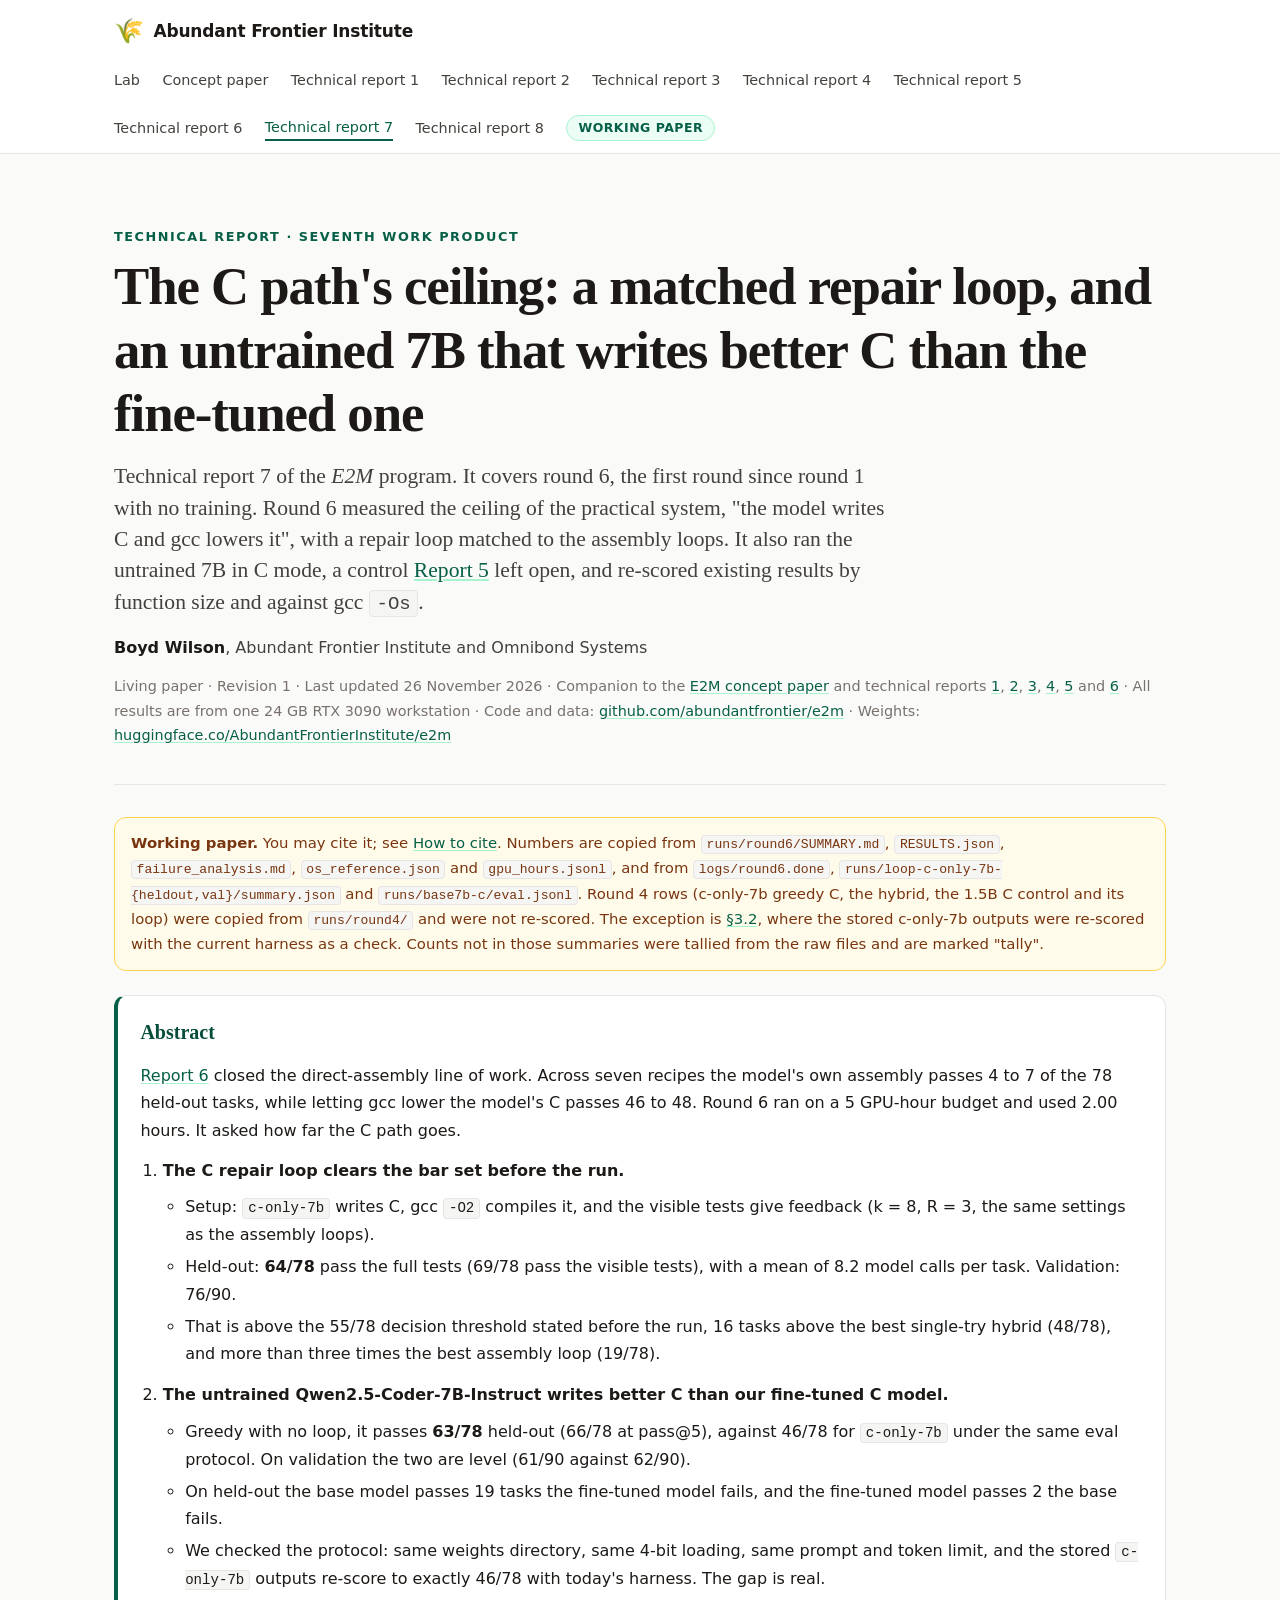
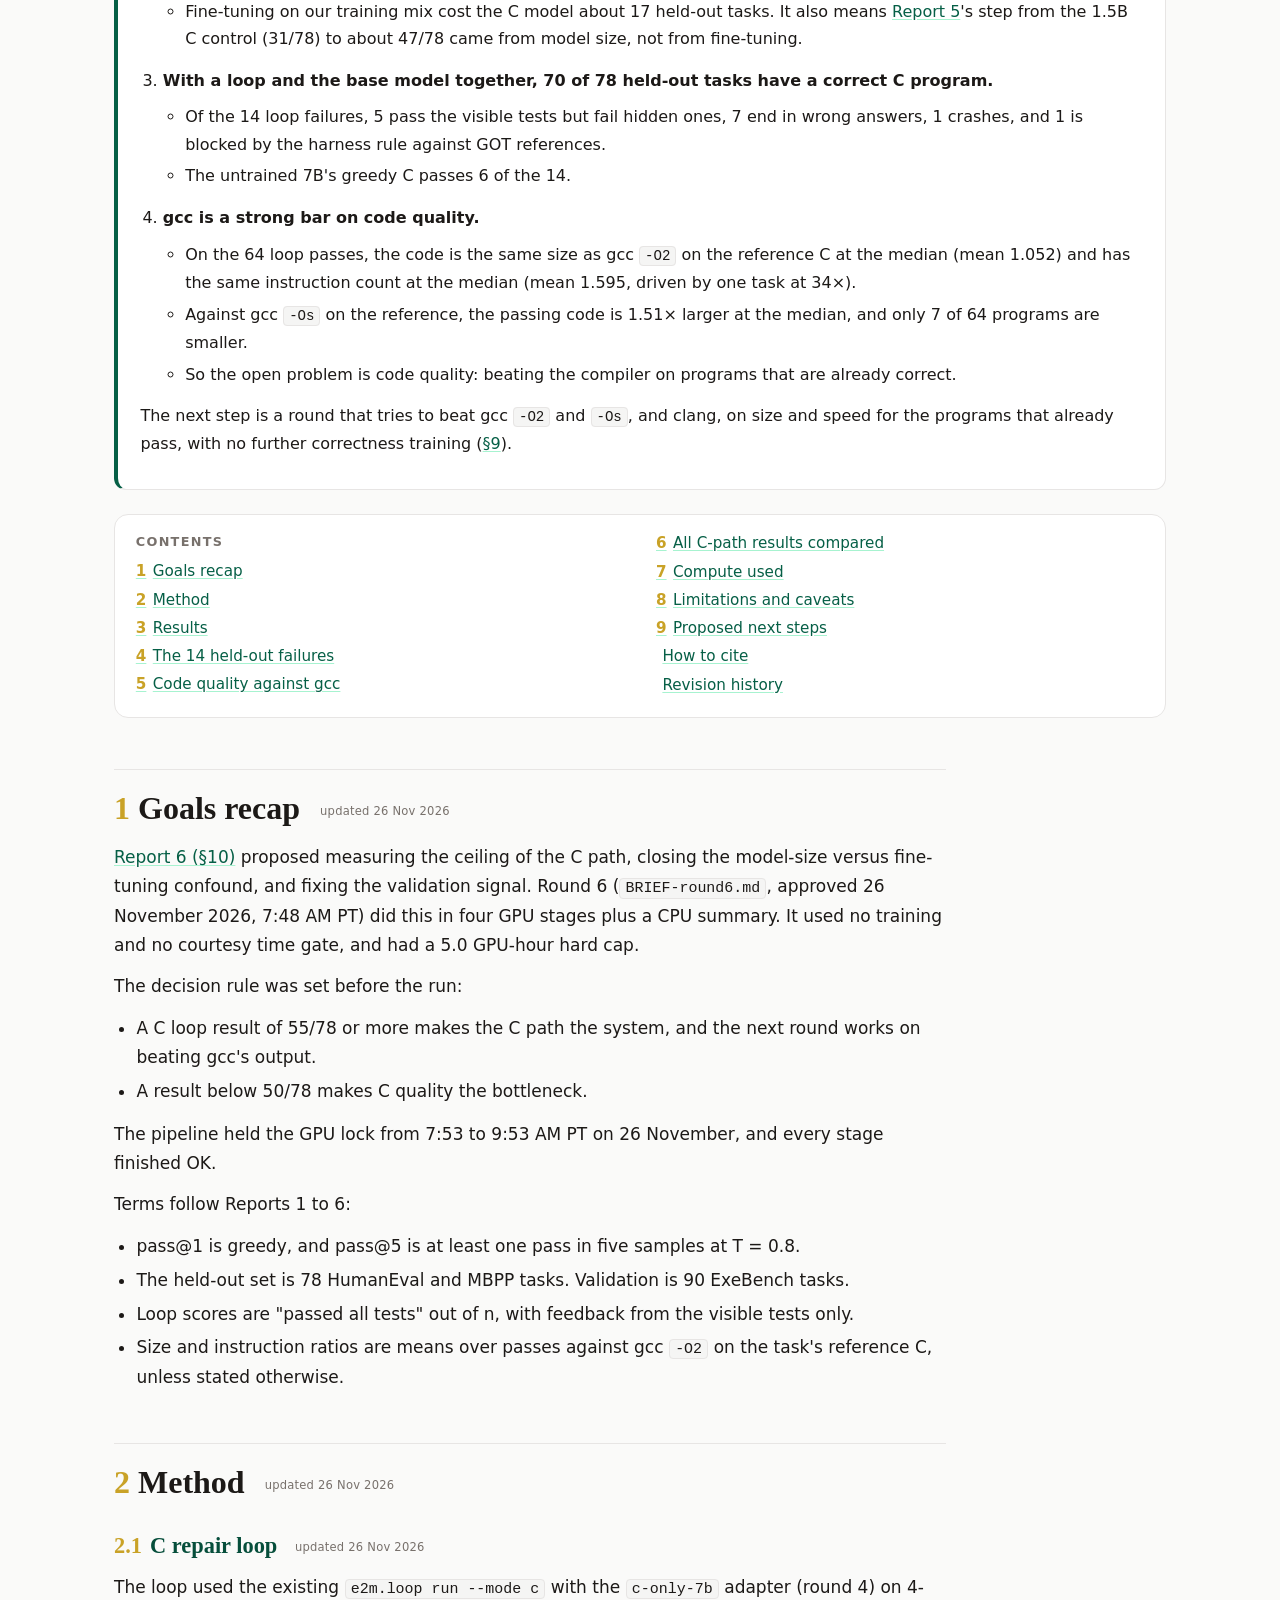
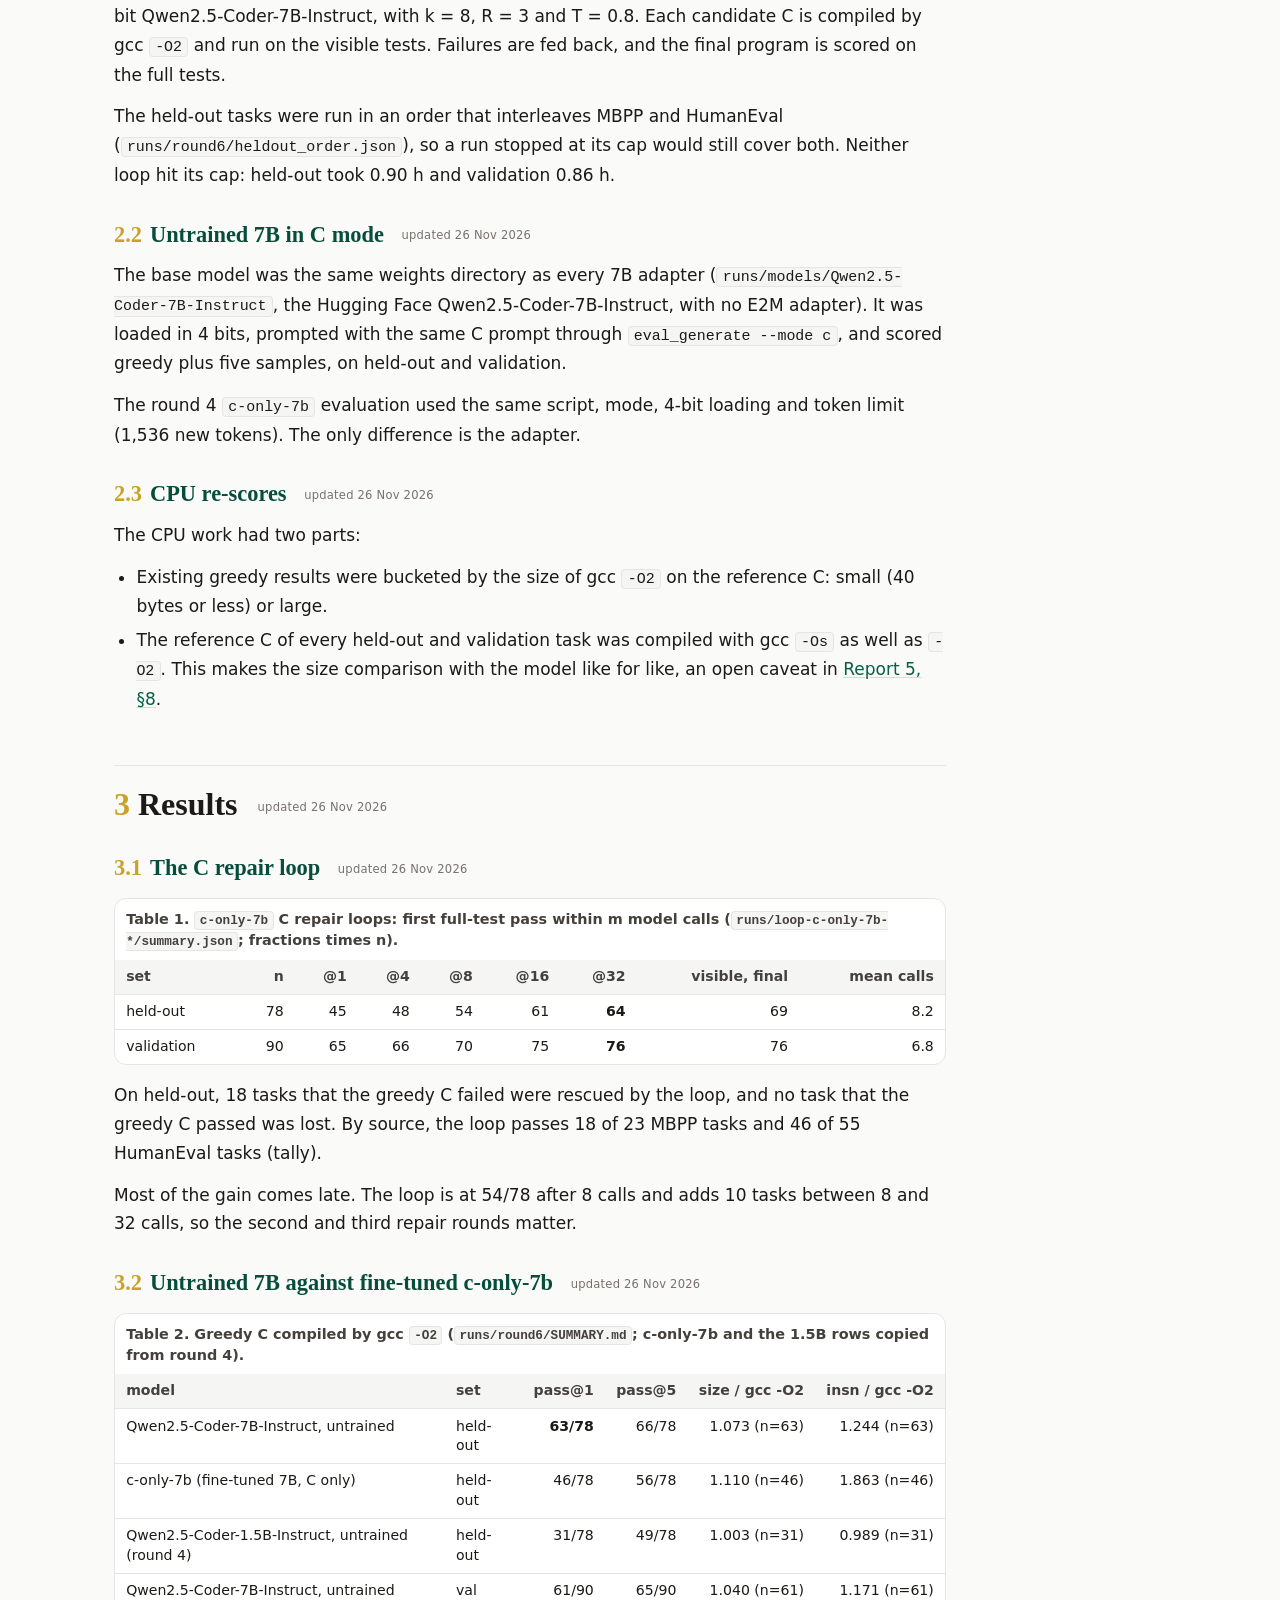
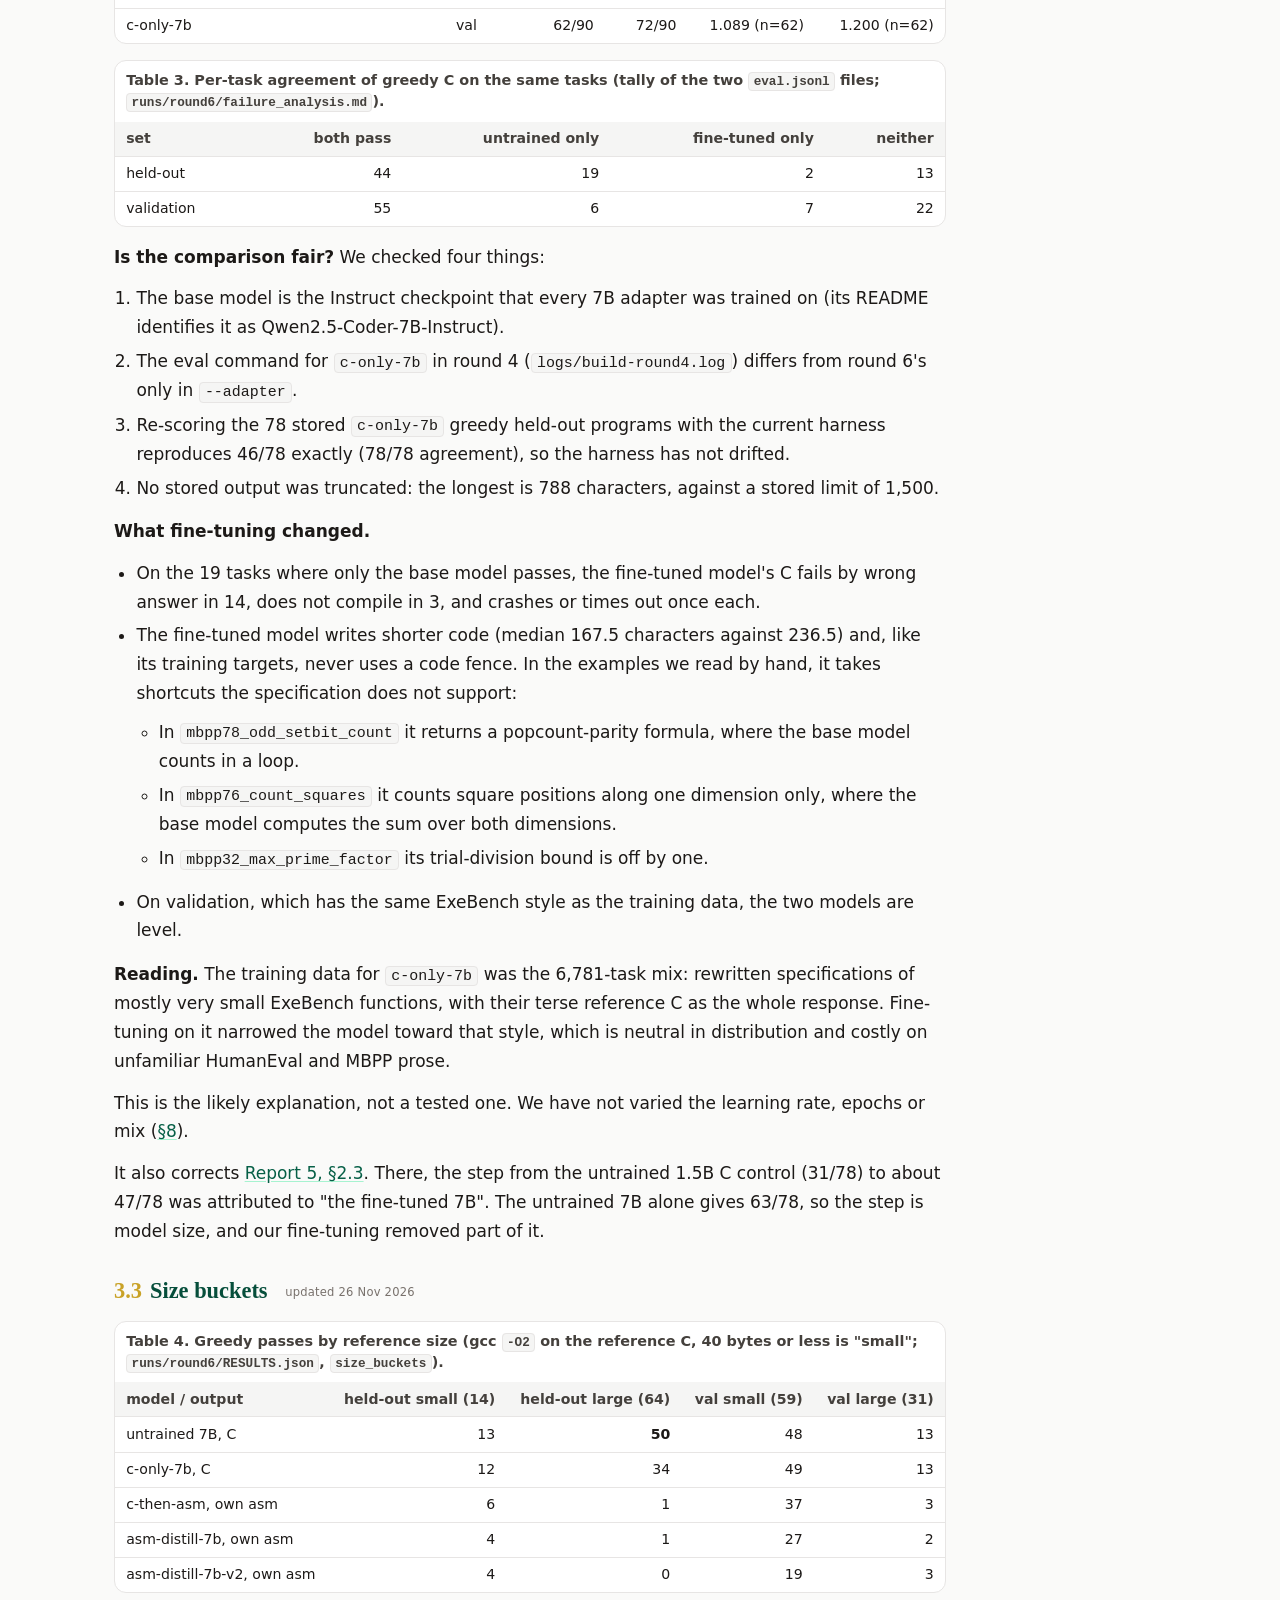
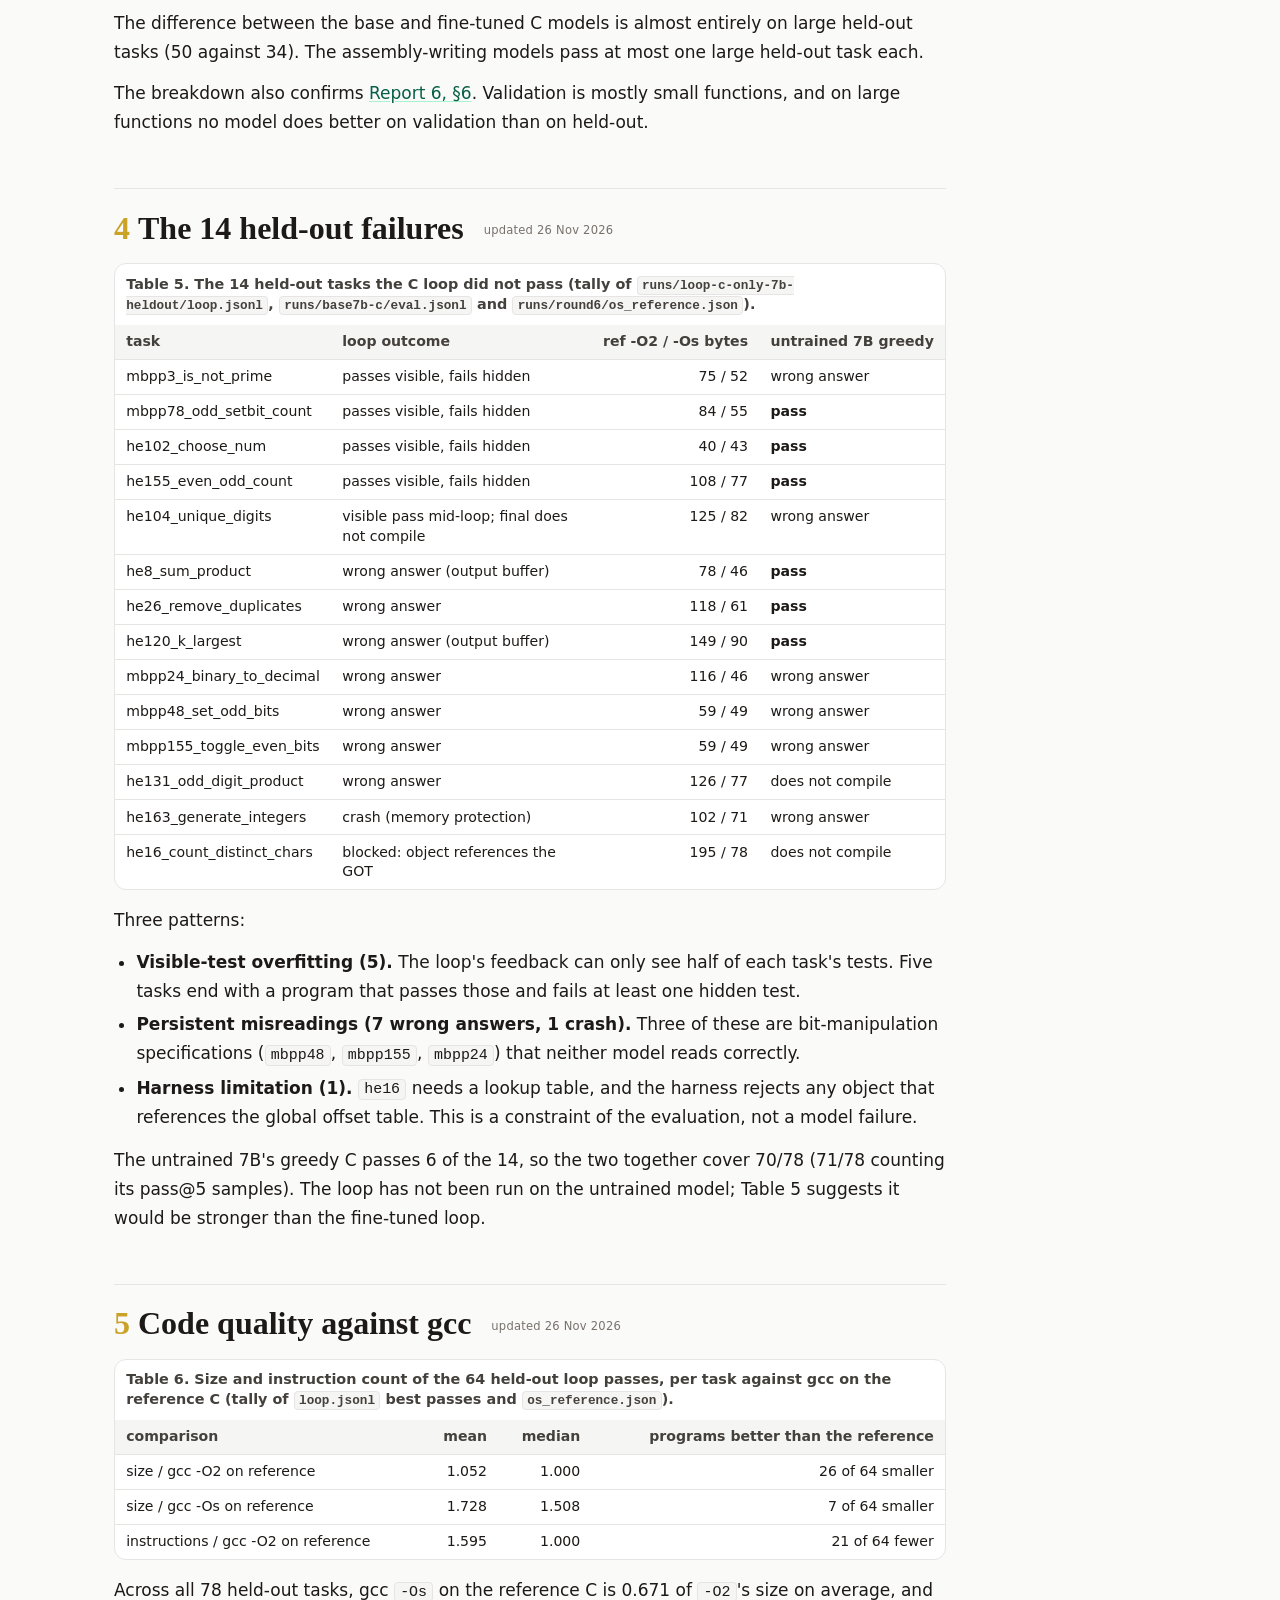
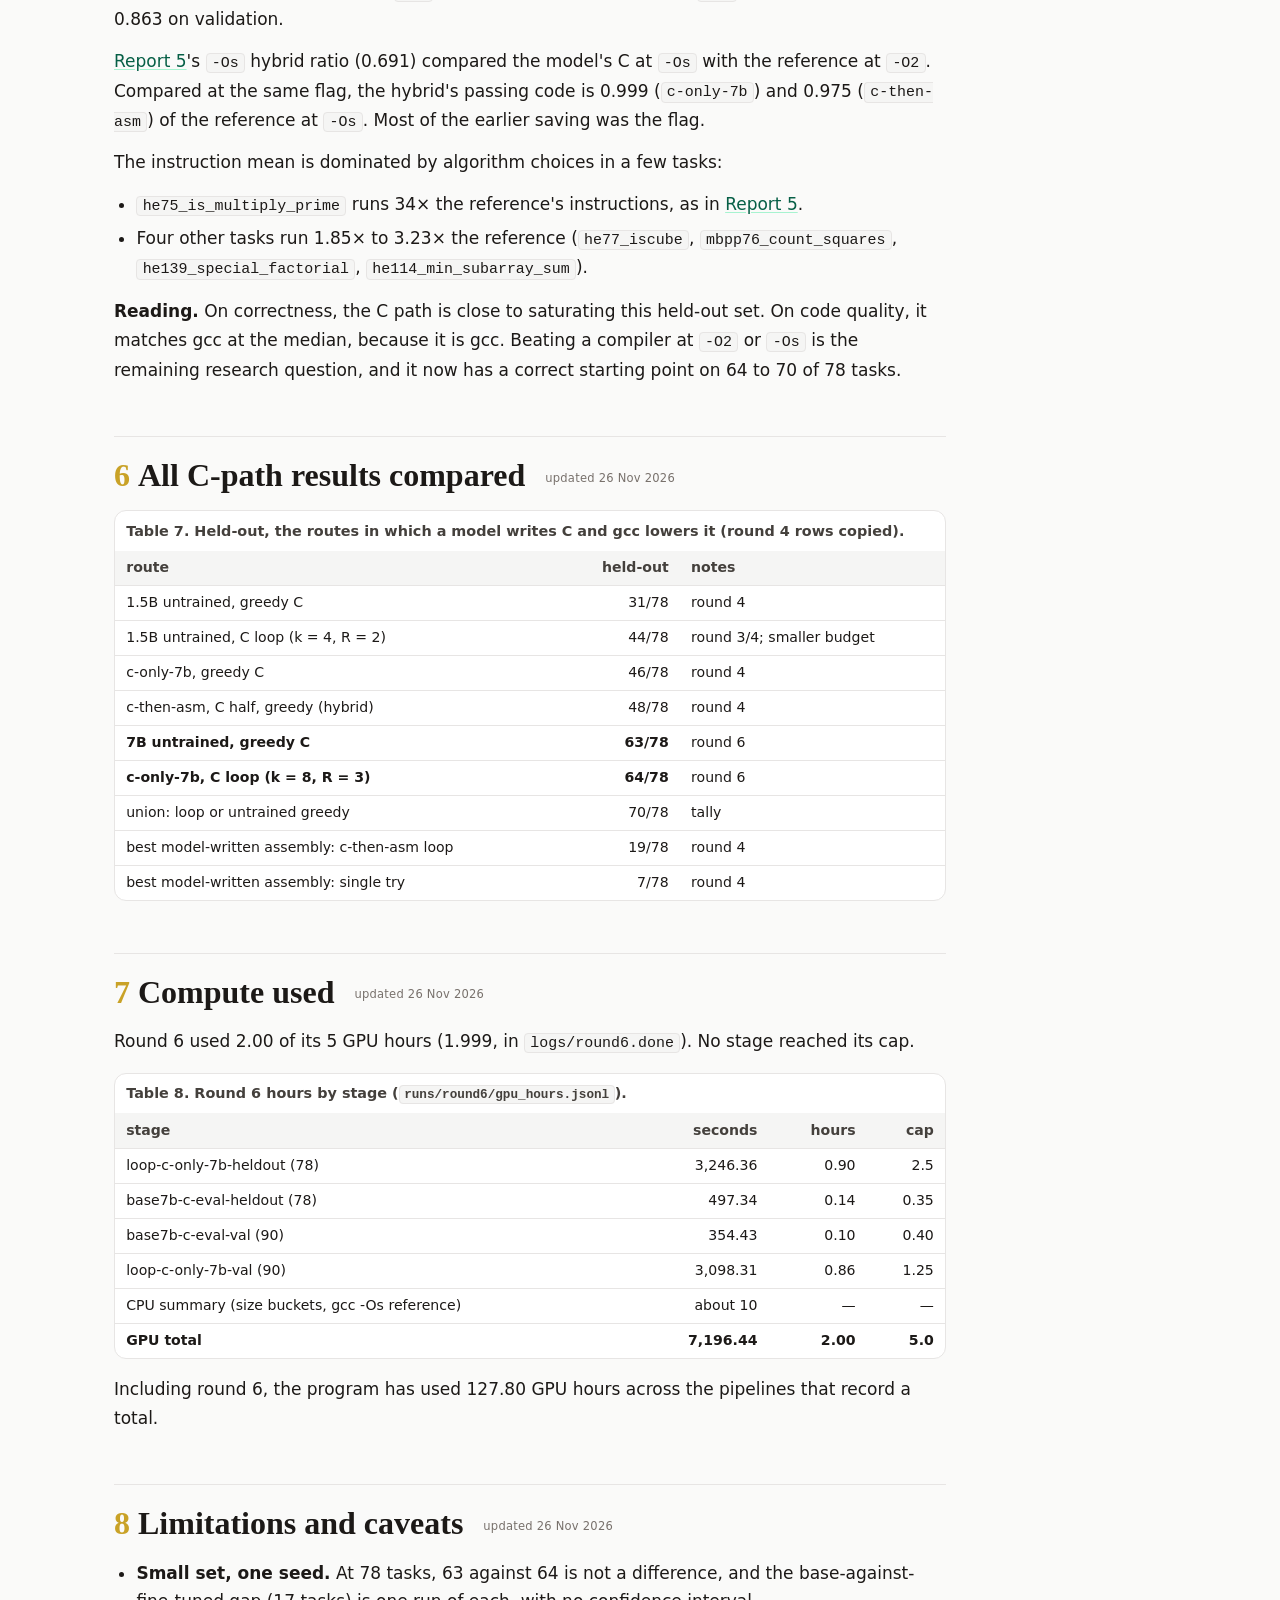
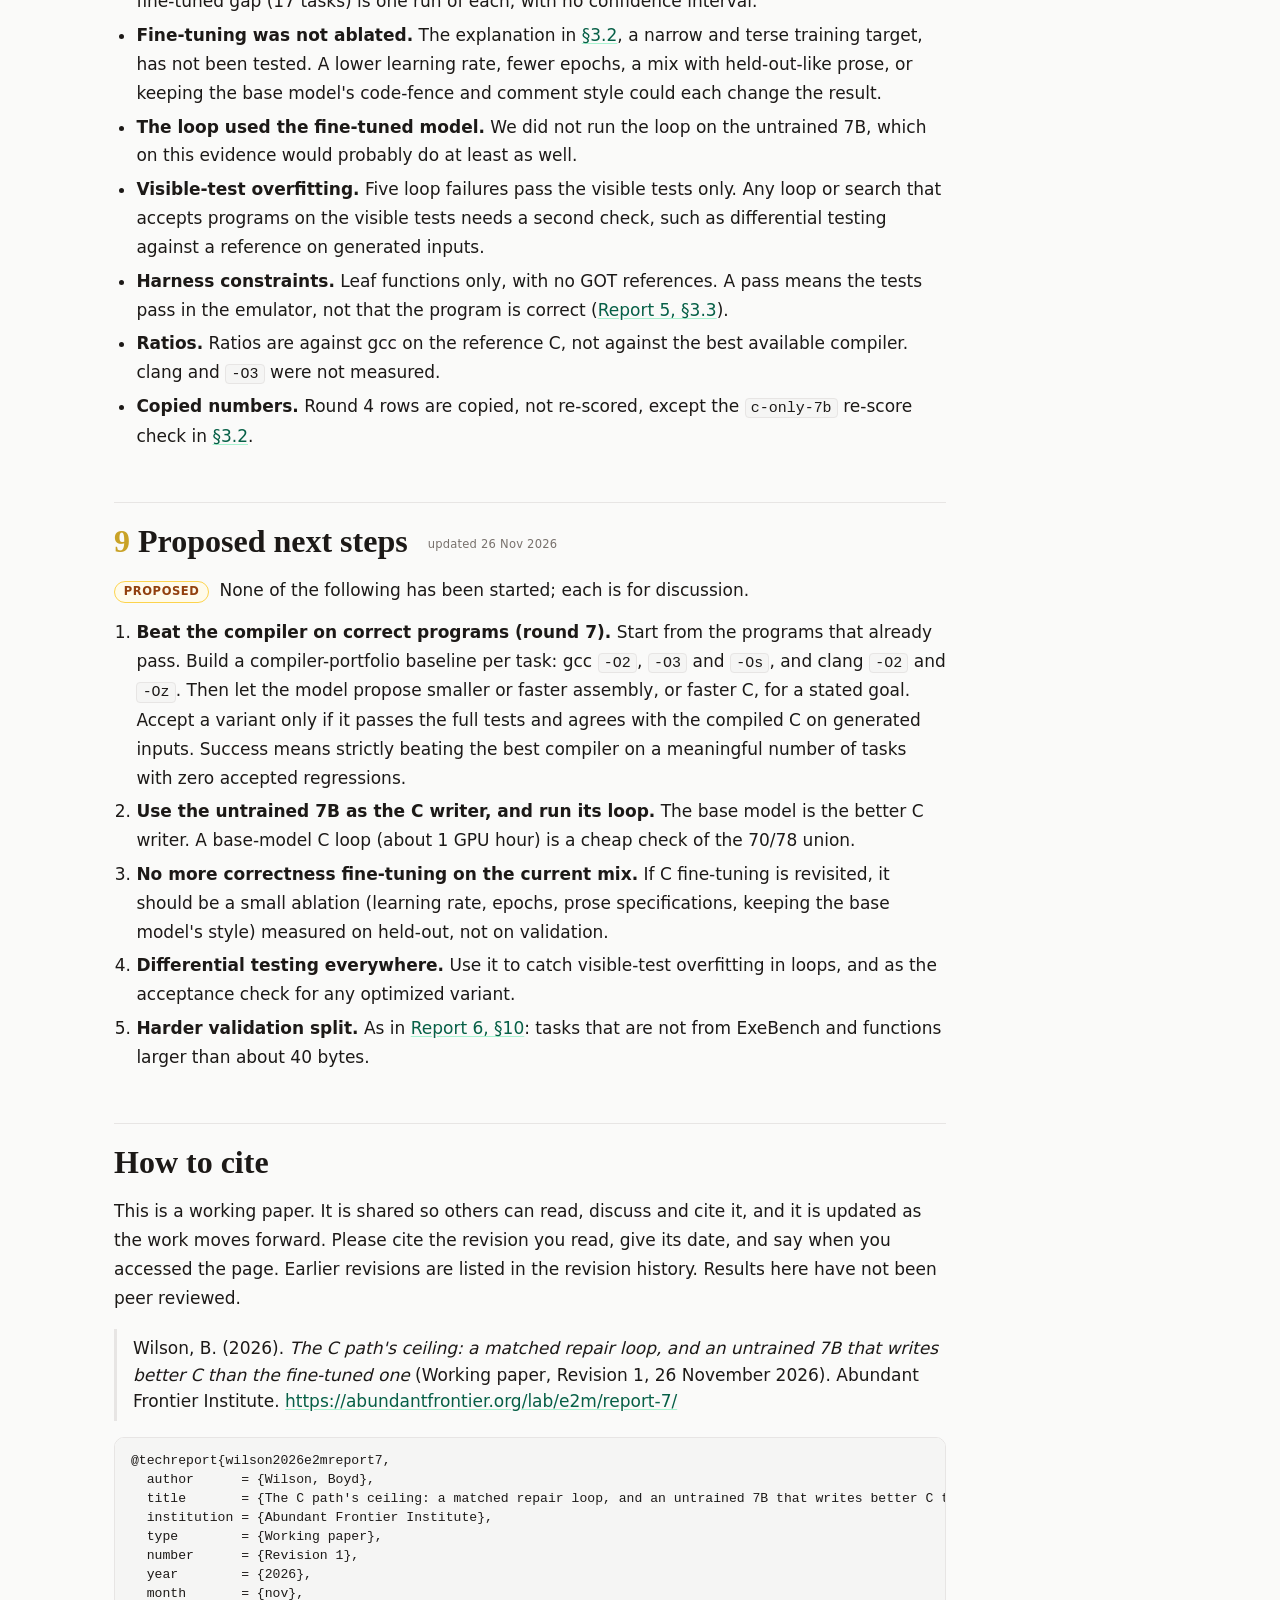
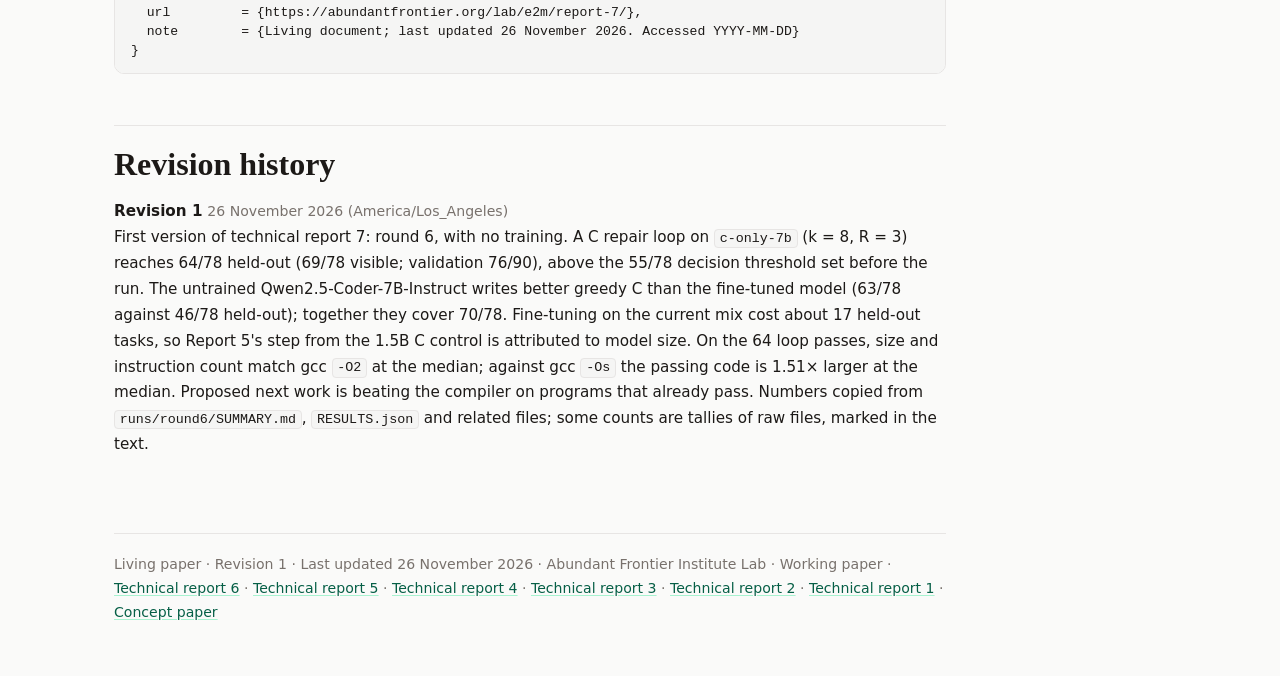
<file: reports/report-7/index.html>
<!DOCTYPE html>
<html lang="en">
<head>
<meta charset="utf-8">
<meta name="viewport" content="width=device-width, initial-scale=1">
<title>E2M technical report 7: The C path's ceiling: a matched repair loop, and an untrained 7B that writes better C than the fine-tuned one (living paper) · Abundant Frontier Institute</title>
<meta name="description" content="Living technical report: a matched C repair loop on c-only-7b reaches 64/78 held-out, the untrained 7B writes better greedy C than the fine-tuned model (63/78 against 46/78), and together they cover 70/78. The remaining problem is beating gcc on programs that already pass.">
<meta name="citation_title" content="The C path's ceiling: a matched repair loop, and an untrained 7B that writes better C than the fine-tuned one">
<meta name="citation_author" content="Wilson, Boyd">
<meta name="citation_publication_date" content="2026/11/26">
<meta name="citation_technical_report_institution" content="Abundant Frontier Institute">
<meta name="citation_technical_report_number" content="Revision 1">
<meta name="citation_public_url" content="https://abundantfrontier.org/lab/e2m/report-7/">
<link rel="stylesheet" href="../style.css">
</head>
<body>
<nav class="nav"><div class="nav-in">
<a class="brand" href="https://abundantfrontier.org/"><span class="e">🌾</span><span>Abundant Frontier Institute</span></a>
<div class="nav-links"><a href="/lab/">Lab</a><a href="../concept/index.html" >Concept paper</a><a href="../report-1/index.html" >Technical report 1</a><a href="../report-2/index.html" >Technical report 2</a><a href="../report-3/index.html" >Technical report 3</a><a href="../report-4/index.html" >Technical report 4</a><a href="../report-5/index.html" >Technical report 5</a><a href="../report-6/index.html" >Technical report 6</a><a href="../report-7/index.html" class="cur">Technical report 7</a><a href="../report-8/index.html" >Technical report 8</a><span class="badge">Working paper</span></div>
</div></nav>
<main class="page">
<header class="title">
<div class="kicker">Technical report · seventh work product</div>
<h1>The C path's ceiling: a matched repair loop, and an untrained 7B that writes better C than the fine-tuned one</h1>
<p class="sub">Technical report 7 of the <em>E2M</em> program. It covers round 6, the first round since round 1 with no training. Round 6 measured the ceiling of the practical system, "the model writes C and gcc lowers it", with a repair loop matched to the assembly loops. It also ran the untrained 7B in C mode, a control <a href="../report-5/index.html">Report 5</a> left open, and re-scored existing results by function size and against gcc <code>-Os</code>.</p>
<p class="byline"><strong>Boyd Wilson</strong>, Abundant Frontier Institute and Omnibond Systems</p>
<p class="meta">Living paper · Revision 1 · Last updated 26 November 2026 · Companion to the <a href="../concept/index.html">E2M concept paper</a> and technical reports <a href="../report-1/index.html">1</a>, <a href="../report-2/index.html">2</a>, <a href="../report-3/index.html">3</a>, <a href="../report-4/index.html">4</a>, <a href="../report-5/index.html">5</a> and <a href="../report-6/index.html">6</a> · All results are from one 24 GB RTX 3090 workstation · Code and data: <a href="https://github.com/abundantfrontier/e2m">github.com/abundantfrontier/e2m</a> · Weights: <a href="https://huggingface.co/AbundantFrontierInstitute/e2m">huggingface.co/AbundantFrontierInstitute/e2m</a></p>
</header>

<div class="draftbar"><b>Working paper.</b> You may cite it; see <a href="#cite">How to cite</a>. Numbers are copied from <code>runs/round6/SUMMARY.md</code>, <code>RESULTS.json</code>, <code>failure_analysis.md</code>, <code>os_reference.json</code> and <code>gpu_hours.jsonl</code>, and from <code>logs/round6.done</code>, <code>runs/loop-c-only-7b-{heldout,val}/summary.json</code> and <code>runs/base7b-c/eval.jsonl</code>. Round 4 rows (c-only-7b greedy C, the hybrid, the 1.5B C control and its loop) were copied from <code>runs/round4/</code> and were not re-scored. The exception is <a href="#s3-2">§3.2</a>, where the stored c-only-7b outputs were re-scored with the current harness as a check. Counts not in those summaries were tallied from the raw files and are marked "tally".</div>

<div class="abstract"><h2>Abstract</h2>
<p><a href="../report-6/index.html">Report 6</a> closed the direct-assembly line of work. Across seven recipes the model's own assembly passes 4 to 7 of the 78 held-out tasks, while letting gcc lower the model's C passes 46 to 48. Round 6 ran on a 5 GPU-hour budget and used 2.00 hours. It asked how far the C path goes.</p>
<ol>
<li><strong>The C repair loop clears the bar set before the run.</strong>
<ul>
<li>Setup: <code>c-only-7b</code> writes C, gcc <code>-O2</code> compiles it, and the visible tests give feedback (k = 8, R = 3, the same settings as the assembly loops).</li>
<li>Held-out: <strong>64/78</strong> pass the full tests (69/78 pass the visible tests), with a mean of 8.2 model calls per task. Validation: 76/90.</li>
<li>That is above the 55/78 decision threshold stated before the run, 16 tasks above the best single-try hybrid (48/78), and more than three times the best assembly loop (19/78).</li>
</ul></li>
<li><strong>The untrained Qwen2.5-Coder-7B-Instruct writes better C than our fine-tuned C model.</strong>
<ul>
<li>Greedy with no loop, it passes <strong>63/78</strong> held-out (66/78 at pass@5), against 46/78 for <code>c-only-7b</code> under the same eval protocol. On validation the two are level (61/90 against 62/90).</li>
<li>On held-out the base model passes 19 tasks the fine-tuned model fails, and the fine-tuned model passes 2 the base fails.</li>
<li>We checked the protocol: same weights directory, same 4-bit loading, same prompt and token limit, and the stored <code>c-only-7b</code> outputs re-score to exactly 46/78 with today's harness. The gap is real.</li>
<li>Fine-tuning on our training mix cost the C model about 17 held-out tasks. It also means <a href="../report-5/index.html">Report 5</a>'s step from the 1.5B C control (31/78) to about 47/78 came from model size, not from fine-tuning.</li>
</ul></li>
<li><strong>With a loop and the base model together, 70 of 78 held-out tasks have a correct C program.</strong>
<ul>
<li>Of the 14 loop failures, 5 pass the visible tests but fail hidden ones, 7 end in wrong answers, 1 crashes, and 1 is blocked by the harness rule against GOT references.</li>
<li>The untrained 7B's greedy C passes 6 of the 14.</li>
</ul></li>
<li><strong>gcc is a strong bar on code quality.</strong>
<ul>
<li>On the 64 loop passes, the code is the same size as gcc <code>-O2</code> on the reference C at the median (mean 1.052) and has the same instruction count at the median (mean 1.595, driven by one task at 34×).</li>
<li>Against gcc <code>-Os</code> on the reference, the passing code is 1.51× larger at the median, and only 7 of 64 programs are smaller.</li>
<li>So the open problem is code quality: beating the compiler on programs that are already correct.</li>
</ul></li>
</ol>
<p>The next step is a round that tries to beat gcc <code>-O2</code> and <code>-Os</code>, and clang, on size and speed for the programs that already pass, with no further correctness training (<a href="#s9">§9</a>).</p>
</div>

<nav class="toc" aria-label="Contents"><div class="toc-title">Contents</div><ol>
<li><a href="#s1"><span class="n">1</span>Goals recap</a></li>
<li><a href="#s2"><span class="n">2</span>Method</a></li>
<li><a href="#s3"><span class="n">3</span>Results</a></li>
<li><a href="#s4"><span class="n">4</span>The 14 held-out failures</a></li>
<li><a href="#s5"><span class="n">5</span>Code quality against gcc</a></li>
<li><a href="#s6"><span class="n">6</span>All C-path results compared</a></li>
<li><a href="#s7"><span class="n">7</span>Compute used</a></li>
<li><a href="#s8"><span class="n">8</span>Limitations and caveats</a></li>
<li><a href="#s9"><span class="n">9</span>Proposed next steps</a></li>
<li><a href="#cite"><span class="n"></span>How to cite</a></li>
<li><a href="#revhist"><span class="n"></span>Revision history</a></li>
</ol></nav>

<div class="col">

<h2 id="s1"><span class="n">1</span>Goals recap <span class="upd" title="Section last changed">updated 26 Nov 2026</span></h2>
<p><a href="../report-6/index.html#s10">Report 6 (§10)</a> proposed measuring the ceiling of the C path, closing the model-size versus fine-tuning confound, and fixing the validation signal. Round 6 (<code>BRIEF-round6.md</code>, approved 26 November 2026, 7:48 AM PT) did this in four GPU stages plus a CPU summary. It used no training and no courtesy time gate, and had a 5.0 GPU-hour hard cap.</p>
<p>The decision rule was set before the run:</p>
<ul>
<li>A C loop result of 55/78 or more makes the C path the system, and the next round works on beating gcc's output.</li>
<li>A result below 50/78 makes C quality the bottleneck.</li>
</ul>
<p>The pipeline held the GPU lock from 7:53 to 9:53 AM PT on 26 November, and every stage finished OK.</p>
<p>Terms follow Reports 1 to 6:</p>
<ul>
<li>pass@1 is greedy, and pass@5 is at least one pass in five samples at T = 0.8.</li>
<li>The held-out set is 78 HumanEval and MBPP tasks. Validation is 90 ExeBench tasks.</li>
<li>Loop scores are "passed all tests" out of n, with feedback from the visible tests only.</li>
<li>Size and instruction ratios are means over passes against gcc <code>-O2</code> on the task's reference C, unless stated otherwise.</li>
</ul>
<h2 id="s2"><span class="n">2</span>Method <span class="upd" title="Section last changed">updated 26 Nov 2026</span></h2>
<h3 id="s2-1"><span class="n">2.1</span>C repair loop <span class="upd" title="Section last changed">updated 26 Nov 2026</span></h3>
<p>The loop used the existing <code>e2m.loop run --mode c</code> with the <code>c-only-7b</code> adapter (round 4) on 4-bit Qwen2.5-Coder-7B-Instruct, with k = 8, R = 3 and T = 0.8. Each candidate C is compiled by gcc <code>-O2</code> and run on the visible tests. Failures are fed back, and the final program is scored on the full tests.</p>
<p>The held-out tasks were run in an order that interleaves MBPP and HumanEval (<code>runs/round6/heldout_order.json</code>), so a run stopped at its cap would still cover both. Neither loop hit its cap: held-out took 0.90 h and validation 0.86 h.</p>
<h3 id="s2-2"><span class="n">2.2</span>Untrained 7B in C mode <span class="upd" title="Section last changed">updated 26 Nov 2026</span></h3>
<p>The base model was the same weights directory as every 7B adapter (<code>runs/models/Qwen2.5-Coder-7B-Instruct</code>, the Hugging Face Qwen2.5-Coder-7B-Instruct, with no E2M adapter). It was loaded in 4 bits, prompted with the same C prompt through <code>eval_generate --mode c</code>, and scored greedy plus five samples, on held-out and validation.</p>
<p>The round 4 <code>c-only-7b</code> evaluation used the same script, mode, 4-bit loading and token limit (1,536 new tokens). The only difference is the adapter.</p>
<h3 id="s2-3"><span class="n">2.3</span>CPU re-scores <span class="upd" title="Section last changed">updated 26 Nov 2026</span></h3>
<p>The CPU work had two parts:</p>
<ul>
<li>Existing greedy results were bucketed by the size of gcc <code>-O2</code> on the reference C: small (40 bytes or less) or large.</li>
<li>The reference C of every held-out and validation task was compiled with gcc <code>-Os</code> as well as <code>-O2</code>. This makes the size comparison with the model like for like, an open caveat in <a href="../report-5/index.html#s8">Report 5, §8</a>.</li>
</ul>
<h2 id="s3"><span class="n">3</span>Results <span class="upd" title="Section last changed">updated 26 Nov 2026</span></h2>
<h3 id="s3-1"><span class="n">3.1</span>The C repair loop <span class="upd" title="Section last changed">updated 26 Nov 2026</span></h3>
<div class="tw"><table><caption>Table 1. <code>c-only-7b</code> C repair loops: first full-test pass within m model calls (<code>runs/loop-c-only-7b-*/summary.json</code>; fractions times n).</caption><thead><tr><th>set</th><th class="num">n</th><th class="num">@1</th><th class="num">@4</th><th class="num">@8</th><th class="num">@16</th><th class="num">@32</th><th class="num">visible, final</th><th class="num">mean calls</th></tr></thead><tbody>
<tr><td>held-out</td><td class="num">78</td><td class="num">45</td><td class="num">48</td><td class="num">54</td><td class="num">61</td><td class="num"><strong>64</strong></td><td class="num">69</td><td class="num">8.2</td></tr>
<tr><td>validation</td><td class="num">90</td><td class="num">65</td><td class="num">66</td><td class="num">70</td><td class="num">75</td><td class="num"><strong>76</strong></td><td class="num">76</td><td class="num">6.8</td></tr>
</tbody></table></div>
<p>On held-out, 18 tasks that the greedy C failed were rescued by the loop, and no task that the greedy C passed was lost. By source, the loop passes 18 of 23 MBPP tasks and 46 of 55 HumanEval tasks (tally).</p>
<p>Most of the gain comes late. The loop is at 54/78 after 8 calls and adds 10 tasks between 8 and 32 calls, so the second and third repair rounds matter.</p>
<h3 id="s3-2"><span class="n">3.2</span>Untrained 7B against fine-tuned c-only-7b <span class="upd" title="Section last changed">updated 26 Nov 2026</span></h3>
<div class="tw"><table><caption>Table 2. Greedy C compiled by gcc <code>-O2</code> (<code>runs/round6/SUMMARY.md</code>; c-only-7b and the 1.5B rows copied from round 4).</caption><thead><tr><th>model</th><th>set</th><th class="num">pass@1</th><th class="num">pass@5</th><th class="num">size / gcc -O2</th><th class="num">insn / gcc -O2</th></tr></thead><tbody>
<tr><td>Qwen2.5-Coder-7B-Instruct, untrained</td><td>held-out</td><td class="num"><strong>63/78</strong></td><td class="num">66/78</td><td class="num">1.073 (n=63)</td><td class="num">1.244 (n=63)</td></tr>
<tr><td>c-only-7b (fine-tuned 7B, C only)</td><td>held-out</td><td class="num">46/78</td><td class="num">56/78</td><td class="num">1.110 (n=46)</td><td class="num">1.863 (n=46)</td></tr>
<tr><td>Qwen2.5-Coder-1.5B-Instruct, untrained (round 4)</td><td>held-out</td><td class="num">31/78</td><td class="num">49/78</td><td class="num">1.003 (n=31)</td><td class="num">0.989 (n=31)</td></tr>
<tr><td>Qwen2.5-Coder-7B-Instruct, untrained</td><td>val</td><td class="num">61/90</td><td class="num">65/90</td><td class="num">1.040 (n=61)</td><td class="num">1.171 (n=61)</td></tr>
<tr><td>c-only-7b</td><td>val</td><td class="num">62/90</td><td class="num">72/90</td><td class="num">1.089 (n=62)</td><td class="num">1.200 (n=62)</td></tr>
</tbody></table></div>
<div class="tw"><table><caption>Table 3. Per-task agreement of greedy C on the same tasks (tally of the two <code>eval.jsonl</code> files; <code>runs/round6/failure_analysis.md</code>).</caption><thead><tr><th>set</th><th class="num">both pass</th><th class="num">untrained only</th><th class="num">fine-tuned only</th><th class="num">neither</th></tr></thead><tbody>
<tr><td>held-out</td><td class="num">44</td><td class="num">19</td><td class="num">2</td><td class="num">13</td></tr>
<tr><td>validation</td><td class="num">55</td><td class="num">6</td><td class="num">7</td><td class="num">22</td></tr>
</tbody></table></div>
<p><strong>Is the comparison fair?</strong> We checked four things:</p>
<ol>
<li>The base model is the Instruct checkpoint that every 7B adapter was trained on (its README identifies it as Qwen2.5-Coder-7B-Instruct).</li>
<li>The eval command for <code>c-only-7b</code> in round 4 (<code>logs/build-round4.log</code>) differs from round 6's only in <code>--adapter</code>.</li>
<li>Re-scoring the 78 stored <code>c-only-7b</code> greedy held-out programs with the current harness reproduces 46/78 exactly (78/78 agreement), so the harness has not drifted.</li>
<li>No stored output was truncated: the longest is 788 characters, against a stored limit of 1,500.</li>
</ol>
<p><strong>What fine-tuning changed.</strong></p>
<ul>
<li>On the 19 tasks where only the base model passes, the fine-tuned model's C fails by wrong answer in 14, does not compile in 3, and crashes or times out once each.</li>
<li>The fine-tuned model writes shorter code (median 167.5 characters against 236.5) and, like its training targets, never uses a code fence. In the examples we read by hand, it takes shortcuts the specification does not support:
<ul>
<li>In <code>mbpp78_odd_setbit_count</code> it returns a popcount-parity formula, where the base model counts in a loop.</li>
<li>In <code>mbpp76_count_squares</code> it counts square positions along one dimension only, where the base model computes the sum over both dimensions.</li>
<li>In <code>mbpp32_max_prime_factor</code> its trial-division bound is off by one.</li>
</ul></li>
<li>On validation, which has the same ExeBench style as the training data, the two models are level.</li>
</ul>
<p><strong>Reading.</strong> The training data for <code>c-only-7b</code> was the 6,781-task mix: rewritten specifications of mostly very small ExeBench functions, with their terse reference C as the whole response. Fine-tuning on it narrowed the model toward that style, which is neutral in distribution and costly on unfamiliar HumanEval and MBPP prose.</p>
<p>This is the likely explanation, not a tested one. We have not varied the learning rate, epochs or mix (<a href="#s8">§8</a>).</p>
<p>It also corrects <a href="../report-5/index.html#s2-3">Report 5, §2.3</a>. There, the step from the untrained 1.5B C control (31/78) to about 47/78 was attributed to "the fine-tuned 7B". The untrained 7B alone gives 63/78, so the step is model size, and our fine-tuning removed part of it.</p>
<h3 id="s3-3"><span class="n">3.3</span>Size buckets <span class="upd" title="Section last changed">updated 26 Nov 2026</span></h3>
<div class="tw"><table><caption>Table 4. Greedy passes by reference size (gcc <code>-O2</code> on the reference C, 40 bytes or less is "small"; <code>runs/round6/RESULTS.json</code>, <code>size_buckets</code>).</caption><thead><tr><th>model / output</th><th class="num">held-out small (14)</th><th class="num">held-out large (64)</th><th class="num">val small (59)</th><th class="num">val large (31)</th></tr></thead><tbody>
<tr><td>untrained 7B, C</td><td class="num">13</td><td class="num"><strong>50</strong></td><td class="num">48</td><td class="num">13</td></tr>
<tr><td>c-only-7b, C</td><td class="num">12</td><td class="num">34</td><td class="num">49</td><td class="num">13</td></tr>
<tr><td>c-then-asm, own asm</td><td class="num">6</td><td class="num">1</td><td class="num">37</td><td class="num">3</td></tr>
<tr><td>asm-distill-7b, own asm</td><td class="num">4</td><td class="num">1</td><td class="num">27</td><td class="num">2</td></tr>
<tr><td>asm-distill-7b-v2, own asm</td><td class="num">4</td><td class="num">0</td><td class="num">19</td><td class="num">3</td></tr>
</tbody></table></div>
<p>The difference between the base and fine-tuned C models is almost entirely on large held-out tasks (50 against 34). The assembly-writing models pass at most one large held-out task each.</p>
<p>The breakdown also confirms <a href="../report-6/index.html#s6">Report 6, §6</a>. Validation is mostly small functions, and on large functions no model does better on validation than on held-out.</p>
<h2 id="s4"><span class="n">4</span>The 14 held-out failures <span class="upd" title="Section last changed">updated 26 Nov 2026</span></h2>
<div class="tw"><table><caption>Table 5. The 14 held-out tasks the C loop did not pass (tally of <code>runs/loop-c-only-7b-heldout/loop.jsonl</code>, <code>runs/base7b-c/eval.jsonl</code> and <code>runs/round6/os_reference.json</code>).</caption><thead><tr><th>task</th><th>loop outcome</th><th class="num">ref -O2 / -Os bytes</th><th>untrained 7B greedy</th></tr></thead><tbody>
<tr><td>mbpp3_is_not_prime</td><td>passes visible, fails hidden</td><td class="num">75 / 52</td><td>wrong answer</td></tr>
<tr><td>mbpp78_odd_setbit_count</td><td>passes visible, fails hidden</td><td class="num">84 / 55</td><td><strong>pass</strong></td></tr>
<tr><td>he102_choose_num</td><td>passes visible, fails hidden</td><td class="num">40 / 43</td><td><strong>pass</strong></td></tr>
<tr><td>he155_even_odd_count</td><td>passes visible, fails hidden</td><td class="num">108 / 77</td><td><strong>pass</strong></td></tr>
<tr><td>he104_unique_digits</td><td>visible pass mid-loop; final does not compile</td><td class="num">125 / 82</td><td>wrong answer</td></tr>
<tr><td>he8_sum_product</td><td>wrong answer (output buffer)</td><td class="num">78 / 46</td><td><strong>pass</strong></td></tr>
<tr><td>he26_remove_duplicates</td><td>wrong answer</td><td class="num">118 / 61</td><td><strong>pass</strong></td></tr>
<tr><td>he120_k_largest</td><td>wrong answer (output buffer)</td><td class="num">149 / 90</td><td><strong>pass</strong></td></tr>
<tr><td>mbpp24_binary_to_decimal</td><td>wrong answer</td><td class="num">116 / 46</td><td>wrong answer</td></tr>
<tr><td>mbpp48_set_odd_bits</td><td>wrong answer</td><td class="num">59 / 49</td><td>wrong answer</td></tr>
<tr><td>mbpp155_toggle_even_bits</td><td>wrong answer</td><td class="num">59 / 49</td><td>wrong answer</td></tr>
<tr><td>he131_odd_digit_product</td><td>wrong answer</td><td class="num">126 / 77</td><td>does not compile</td></tr>
<tr><td>he163_generate_integers</td><td>crash (memory protection)</td><td class="num">102 / 71</td><td>wrong answer</td></tr>
<tr><td>he16_count_distinct_chars</td><td>blocked: object references the GOT</td><td class="num">195 / 78</td><td>does not compile</td></tr>
</tbody></table></div>
<p>Three patterns:</p>
<ul>
<li><strong>Visible-test overfitting (5).</strong> The loop's feedback can only see half of each task's tests. Five tasks end with a program that passes those and fails at least one hidden test.</li>
<li><strong>Persistent misreadings (7 wrong answers, 1 crash).</strong> Three of these are bit-manipulation specifications (<code>mbpp48</code>, <code>mbpp155</code>, <code>mbpp24</code>) that neither model reads correctly.</li>
<li><strong>Harness limitation (1).</strong> <code>he16</code> needs a lookup table, and the harness rejects any object that references the global offset table. This is a constraint of the evaluation, not a model failure.</li>
</ul>
<p>The untrained 7B's greedy C passes 6 of the 14, so the two together cover 70/78 (71/78 counting its pass@5 samples). The loop has not been run on the untrained model; Table 5 suggests it would be stronger than the fine-tuned loop.</p>
<h2 id="s5"><span class="n">5</span>Code quality against gcc <span class="upd" title="Section last changed">updated 26 Nov 2026</span></h2>
<div class="tw"><table><caption>Table 6. Size and instruction count of the 64 held-out loop passes, per task against gcc on the reference C (tally of <code>loop.jsonl</code> best passes and <code>os_reference.json</code>).</caption><thead><tr><th>comparison</th><th class="num">mean</th><th class="num">median</th><th class="num">programs better than the reference</th></tr></thead><tbody>
<tr><td>size / gcc -O2 on reference</td><td class="num">1.052</td><td class="num">1.000</td><td class="num">26 of 64 smaller</td></tr>
<tr><td>size / gcc -Os on reference</td><td class="num">1.728</td><td class="num">1.508</td><td class="num">7 of 64 smaller</td></tr>
<tr><td>instructions / gcc -O2 on reference</td><td class="num">1.595</td><td class="num">1.000</td><td class="num">21 of 64 fewer</td></tr>
</tbody></table></div>
<p>Across all 78 held-out tasks, gcc <code>-Os</code> on the reference C is 0.671 of <code>-O2</code>'s size on average, and 0.863 on validation.</p>
<p><a href="../report-5/index.html">Report 5</a>'s <code>-Os</code> hybrid ratio (0.691) compared the model's C at <code>-Os</code> with the reference at <code>-O2</code>. Compared at the same flag, the hybrid's passing code is 0.999 (<code>c-only-7b</code>) and 0.975 (<code>c-then-asm</code>) of the reference at <code>-Os</code>. Most of the earlier saving was the flag.</p>
<p>The instruction mean is dominated by algorithm choices in a few tasks:</p>
<ul>
<li><code>he75_is_multiply_prime</code> runs 34× the reference's instructions, as in <a href="../report-5/index.html">Report 5</a>.</li>
<li>Four other tasks run 1.85× to 3.23× the reference (<code>he77_iscube</code>, <code>mbpp76_count_squares</code>, <code>he139_special_factorial</code>, <code>he114_min_subarray_sum</code>).</li>
</ul>
<p><strong>Reading.</strong> On correctness, the C path is close to saturating this held-out set. On code quality, it matches gcc at the median, because it is gcc. Beating a compiler at <code>-O2</code> or <code>-Os</code> is the remaining research question, and it now has a correct starting point on 64 to 70 of 78 tasks.</p>
<h2 id="s6"><span class="n">6</span>All C-path results compared <span class="upd" title="Section last changed">updated 26 Nov 2026</span></h2>
<div class="tw"><table><caption>Table 7. Held-out, the routes in which a model writes C and gcc lowers it (round 4 rows copied).</caption><thead><tr><th>route</th><th class="num">held-out</th><th>notes</th></tr></thead><tbody>
<tr><td>1.5B untrained, greedy C</td><td class="num">31/78</td><td>round 4</td></tr>
<tr><td>1.5B untrained, C loop (k = 4, R = 2)</td><td class="num">44/78</td><td>round 3/4; smaller budget</td></tr>
<tr><td>c-only-7b, greedy C</td><td class="num">46/78</td><td>round 4</td></tr>
<tr><td>c-then-asm, C half, greedy (hybrid)</td><td class="num">48/78</td><td>round 4</td></tr>
<tr><td><strong>7B untrained, greedy C</strong></td><td class="num"><strong>63/78</strong></td><td>round 6</td></tr>
<tr><td><strong>c-only-7b, C loop (k = 8, R = 3)</strong></td><td class="num"><strong>64/78</strong></td><td>round 6</td></tr>
<tr><td>union: loop or untrained greedy</td><td class="num">70/78</td><td>tally</td></tr>
<tr><td>best model-written assembly: c-then-asm loop</td><td class="num">19/78</td><td>round 4</td></tr>
<tr><td>best model-written assembly: single try</td><td class="num">7/78</td><td>round 4</td></tr>
</tbody></table></div>
<h2 id="s7"><span class="n">7</span>Compute used <span class="upd" title="Section last changed">updated 26 Nov 2026</span></h2>
<p>Round 6 used 2.00 of its 5 GPU hours (1.999, in <code>logs/round6.done</code>). No stage reached its cap.</p>
<div class="tw"><table><caption>Table 8. Round 6 hours by stage (<code>runs/round6/gpu_hours.jsonl</code>).</caption><thead><tr><th>stage</th><th class="num">seconds</th><th class="num">hours</th><th class="num">cap</th></tr></thead><tbody>
<tr><td>loop-c-only-7b-heldout (78)</td><td class="num">3,246.36</td><td class="num">0.90</td><td class="num">2.5</td></tr>
<tr><td>base7b-c-eval-heldout (78)</td><td class="num">497.34</td><td class="num">0.14</td><td class="num">0.35</td></tr>
<tr><td>base7b-c-eval-val (90)</td><td class="num">354.43</td><td class="num">0.10</td><td class="num">0.40</td></tr>
<tr><td>loop-c-only-7b-val (90)</td><td class="num">3,098.31</td><td class="num">0.86</td><td class="num">1.25</td></tr>
<tr><td>CPU summary (size buckets, gcc -Os reference)</td><td class="num">about 10</td><td class="num">—</td><td class="num">—</td></tr>
<tr><td><b>GPU total</b></td><td class="num"><b>7,196.44</b></td><td class="num"><b>2.00</b></td><td class="num"><b>5.0</b></td></tr>
</tbody></table></div>
<p>Including round 6, the program has used 127.80 GPU hours across the pipelines that record a total.</p>
<h2 id="s8"><span class="n">8</span>Limitations and caveats <span class="upd" title="Section last changed">updated 26 Nov 2026</span></h2>
<ul>
<li><strong>Small set, one seed.</strong> At 78 tasks, 63 against 64 is not a difference, and the base-against-fine-tuned gap (17 tasks) is one run of each, with no confidence interval.</li>
<li><strong>Fine-tuning was not ablated.</strong> The explanation in <a href="#s3-2">§3.2</a>, a narrow and terse training target, has not been tested. A lower learning rate, fewer epochs, a mix with held-out-like prose, or keeping the base model's code-fence and comment style could each change the result.</li>
<li><strong>The loop used the fine-tuned model.</strong> We did not run the loop on the untrained 7B, which on this evidence would probably do at least as well.</li>
<li><strong>Visible-test overfitting.</strong> Five loop failures pass the visible tests only. Any loop or search that accepts programs on the visible tests needs a second check, such as differential testing against a reference on generated inputs.</li>
<li><strong>Harness constraints.</strong> Leaf functions only, with no GOT references. A pass means the tests pass in the emulator, not that the program is correct (<a href="../report-5/index.html#s3-3">Report 5, §3.3</a>).</li>
<li><strong>Ratios.</strong> Ratios are against gcc on the reference C, not against the best available compiler. clang and <code>-O3</code> were not measured.</li>
<li><strong>Copied numbers.</strong> Round 4 rows are copied, not re-scored, except the <code>c-only-7b</code> re-score check in <a href="#s3-2">§3.2</a>.</li>
</ul>
<h2 id="s9"><span class="n">9</span>Proposed next steps <span class="upd" title="Section last changed">updated 26 Nov 2026</span></h2>
<p><span class="tag plan">proposed</span> None of the following has been started; each is for discussion.</p>
<ol>
<li><strong>Beat the compiler on correct programs (round 7).</strong> Start from the programs that already pass. Build a compiler-portfolio baseline per task: gcc <code>-O2</code>, <code>-O3</code> and <code>-Os</code>, and clang <code>-O2</code> and <code>-Oz</code>. Then let the model propose smaller or faster assembly, or faster C, for a stated goal. Accept a variant only if it passes the full tests and agrees with the compiled C on generated inputs. Success means strictly beating the best compiler on a meaningful number of tasks with zero accepted regressions.</li>
<li><strong>Use the untrained 7B as the C writer, and run its loop.</strong> The base model is the better C writer. A base-model C loop (about 1 GPU hour) is a cheap check of the 70/78 union.</li>
<li><strong>No more correctness fine-tuning on the current mix.</strong> If C fine-tuning is revisited, it should be a small ablation (learning rate, epochs, prose specifications, keeping the base model's style) measured on held-out, not on validation.</li>
<li><strong>Differential testing everywhere.</strong> Use it to catch visible-test overfitting in loops, and as the acceptance check for any optimized variant.</li>
<li><strong>Harder validation split.</strong> As in <a href="../report-6/index.html#s10">Report 6, §10</a>: tasks that are not from ExeBench and functions larger than about 40 bytes.</li>
</ol>

<h2 id="cite">How to cite</h2>
<p>This is a working paper. It is shared so others can read, discuss and cite it, and it is updated as the work moves forward. Please cite the revision you read, give its date, and say when you accessed the page. Earlier revisions are listed in the revision history. Results here have not been peer reviewed.</p>
<p class="cite-ref">Wilson, B. (2026). <em>The C path's ceiling: a matched repair loop, and an untrained 7B that writes better C than the fine-tuned one</em> (Working paper, Revision 1, 26 November 2026). Abundant Frontier Institute. <a href="https://abundantfrontier.org/lab/e2m/report-7/">https://abundantfrontier.org/lab/e2m/report-7/</a></p>
<pre class="cite-bib"><code>@techreport{wilson2026e2mreport7,
  author      = {Wilson, Boyd},
  title       = {The C path's ceiling: a matched repair loop, and an untrained 7B that writes better C than the fine-tuned one},
  institution = {Abundant Frontier Institute},
  type        = {Working paper},
  number      = {Revision 1},
  year        = {2026},
  month       = {nov},
  url         = {https://abundantfrontier.org/lab/e2m/report-7/},
  note        = {Living document; last updated 26 November 2026. Accessed YYYY-MM-DD}
}</code></pre>

<section class="revhist" id="revhist">
<h2>Revision history</h2>
<ol>
<li><b>Revision 1</b> <span class="when">26 November 2026 (America/Los_Angeles)</span><br>First version of technical report 7: round 6, with no training. A C repair loop on <code>c-only-7b</code> (k = 8, R = 3) reaches 64/78 held-out (69/78 visible; validation 76/90), above the 55/78 decision threshold set before the run. The untrained Qwen2.5-Coder-7B-Instruct writes better greedy C than the fine-tuned model (63/78 against 46/78 held-out); together they cover 70/78. Fine-tuning on the current mix cost about 17 held-out tasks, so Report 5's step from the 1.5B C control is attributed to model size. On the 64 loop passes, size and instruction count match gcc <code>-O2</code> at the median; against gcc <code>-Os</code> the passing code is 1.51× larger at the median. Proposed next work is beating the compiler on programs that already pass. Numbers copied from <code>runs/round6/SUMMARY.md</code>, <code>RESULTS.json</code> and related files; some counts are tallies of raw files, marked in the text.</li>
</ol>
</section>

<footer>Living paper · Revision 1 · Last updated 26 November 2026 · Abundant Frontier Institute Lab · Working paper · <a href="../report-6/index.html">Technical report 6</a> · <a href="../report-5/index.html">Technical report 5</a> · <a href="../report-4/index.html">Technical report 4</a> · <a href="../report-3/index.html">Technical report 3</a> · <a href="../report-2/index.html">Technical report 2</a> · <a href="../report-1/index.html">Technical report 1</a> · <a href="../concept/index.html">Concept paper</a></footer>
</div>
</main>
</body>
</html>
</file>
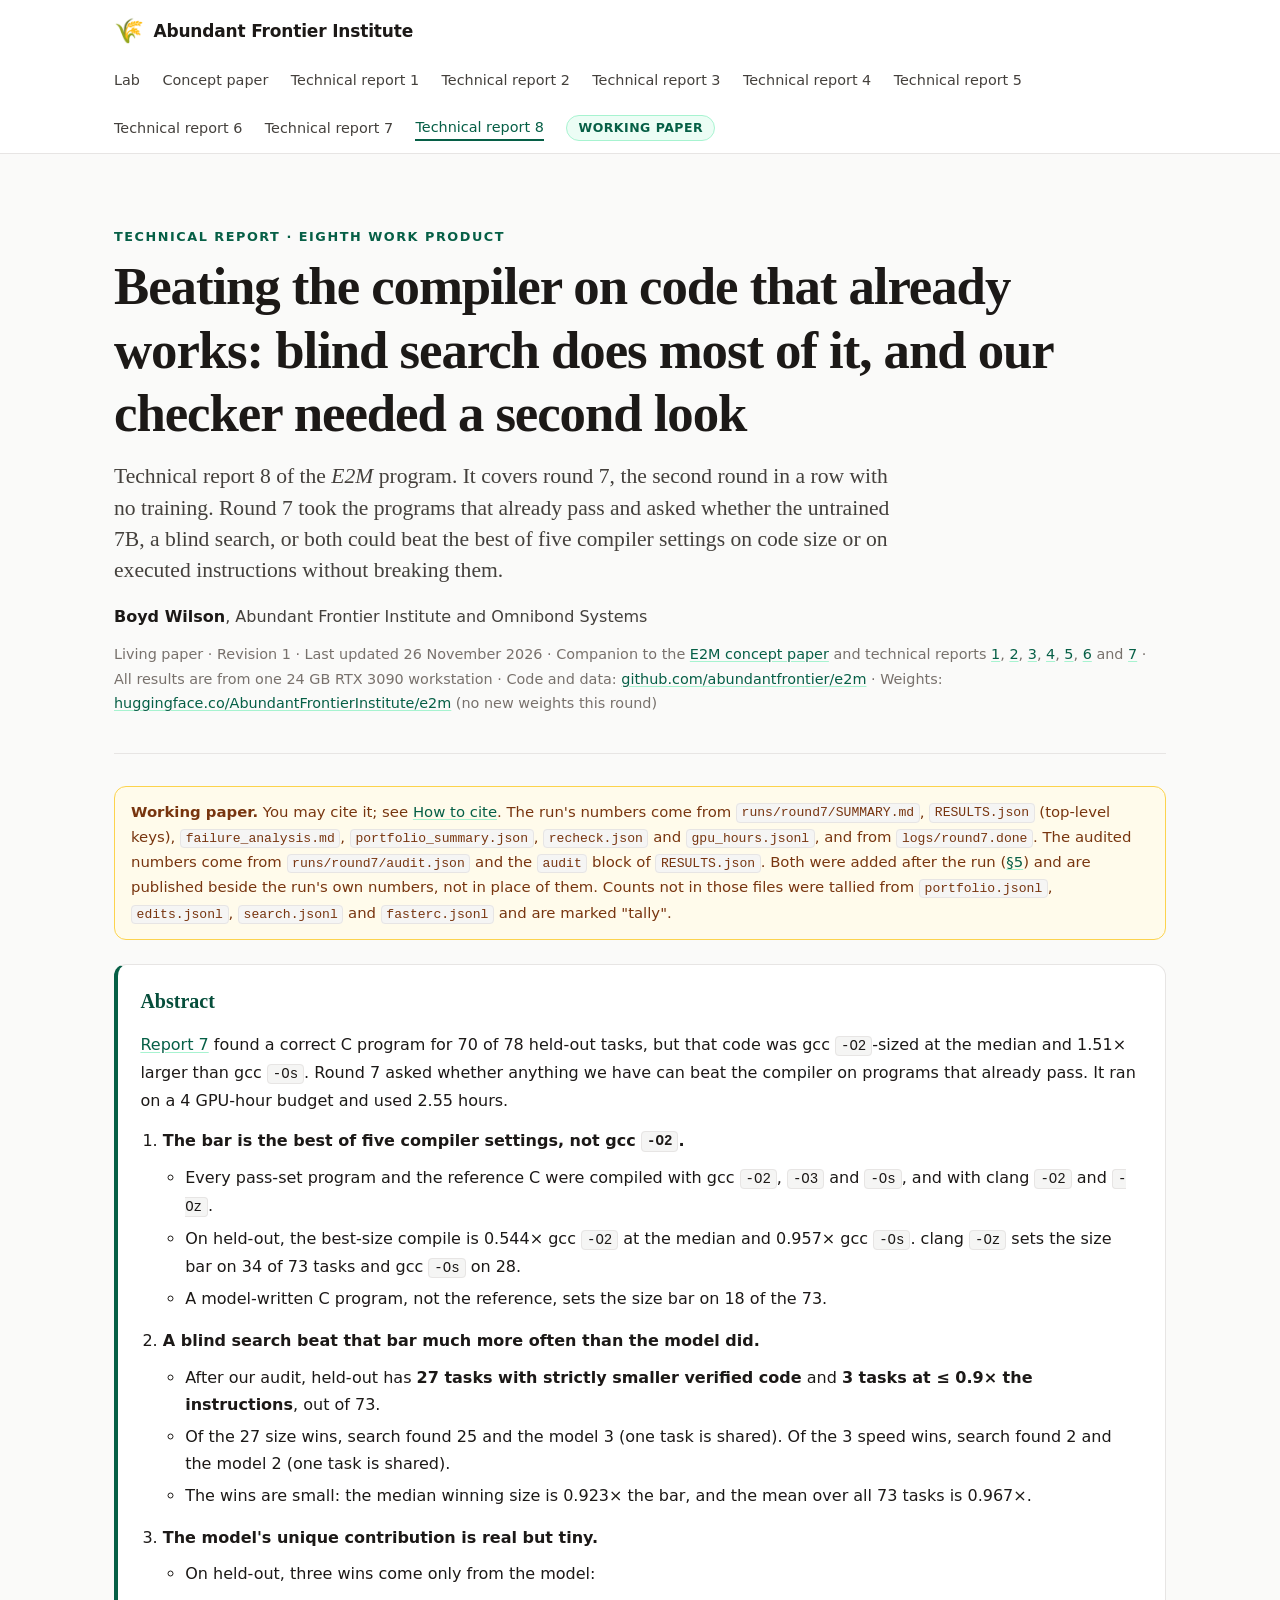
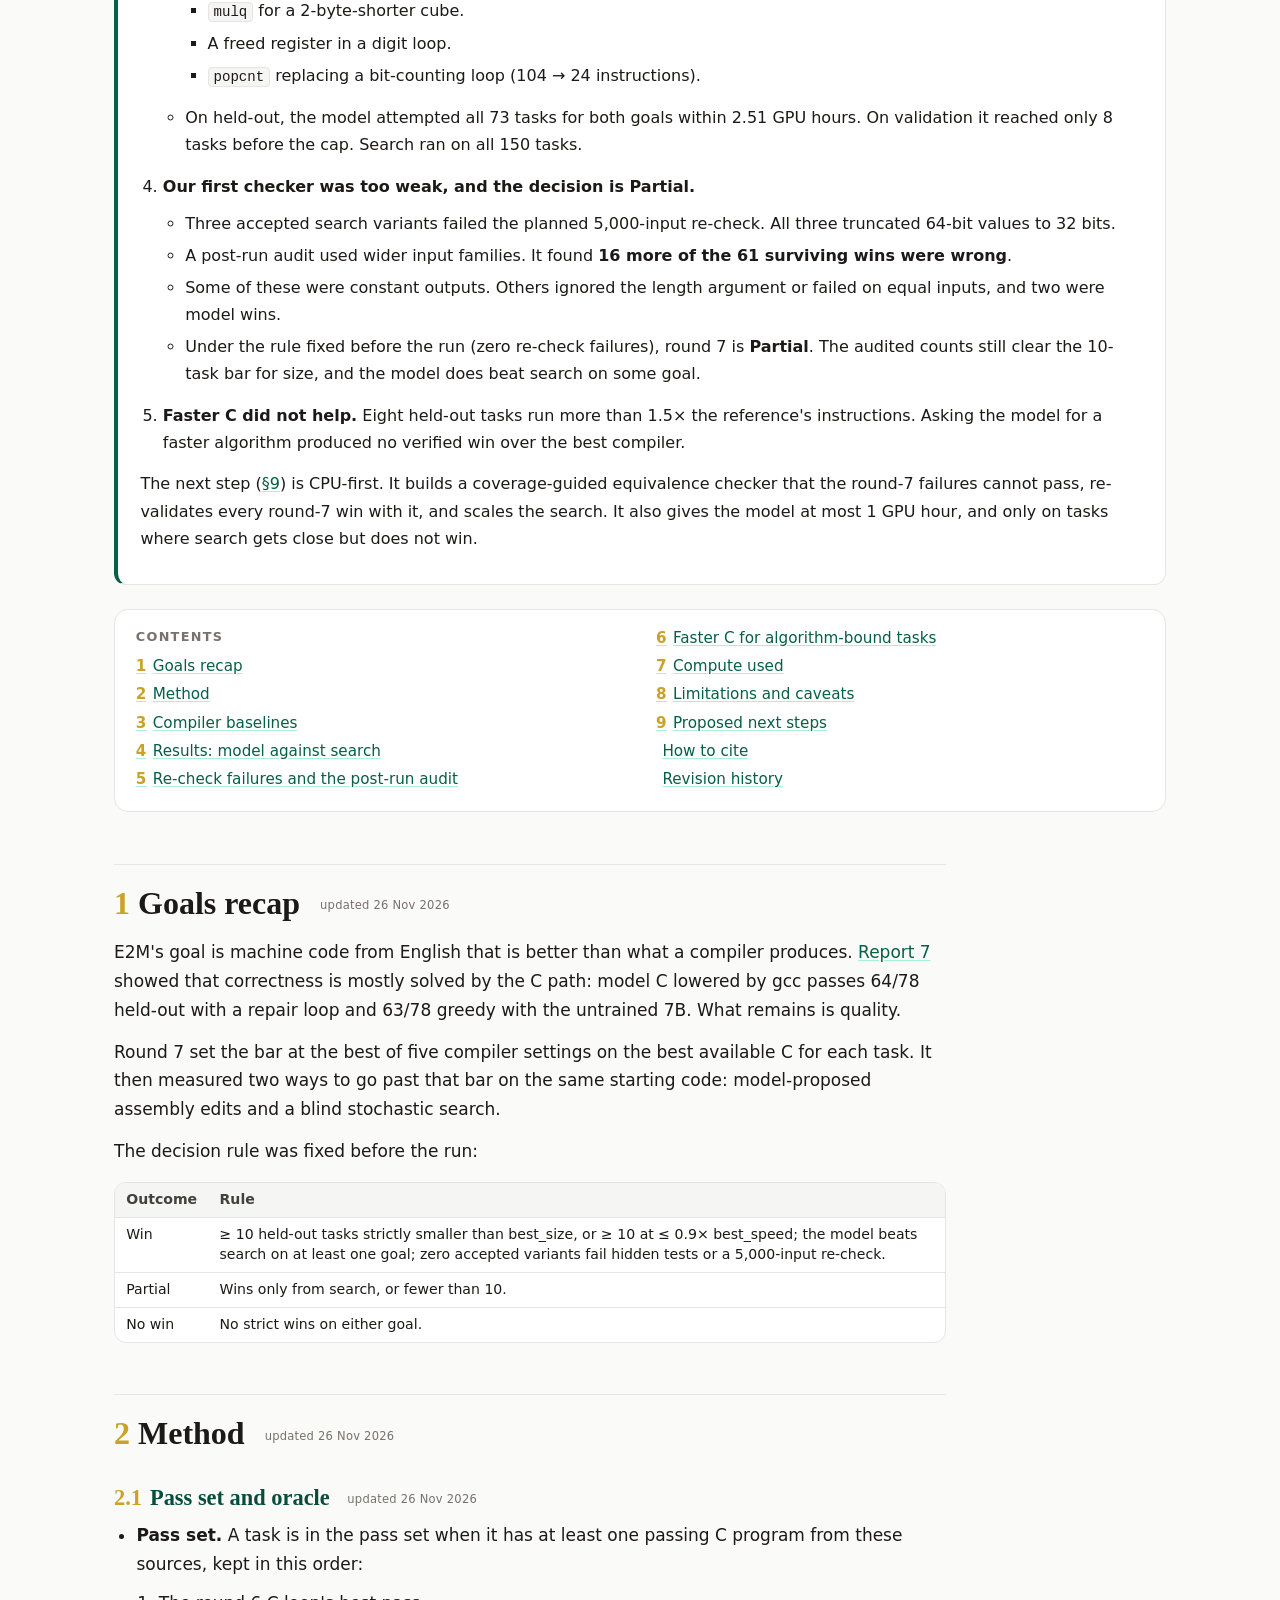
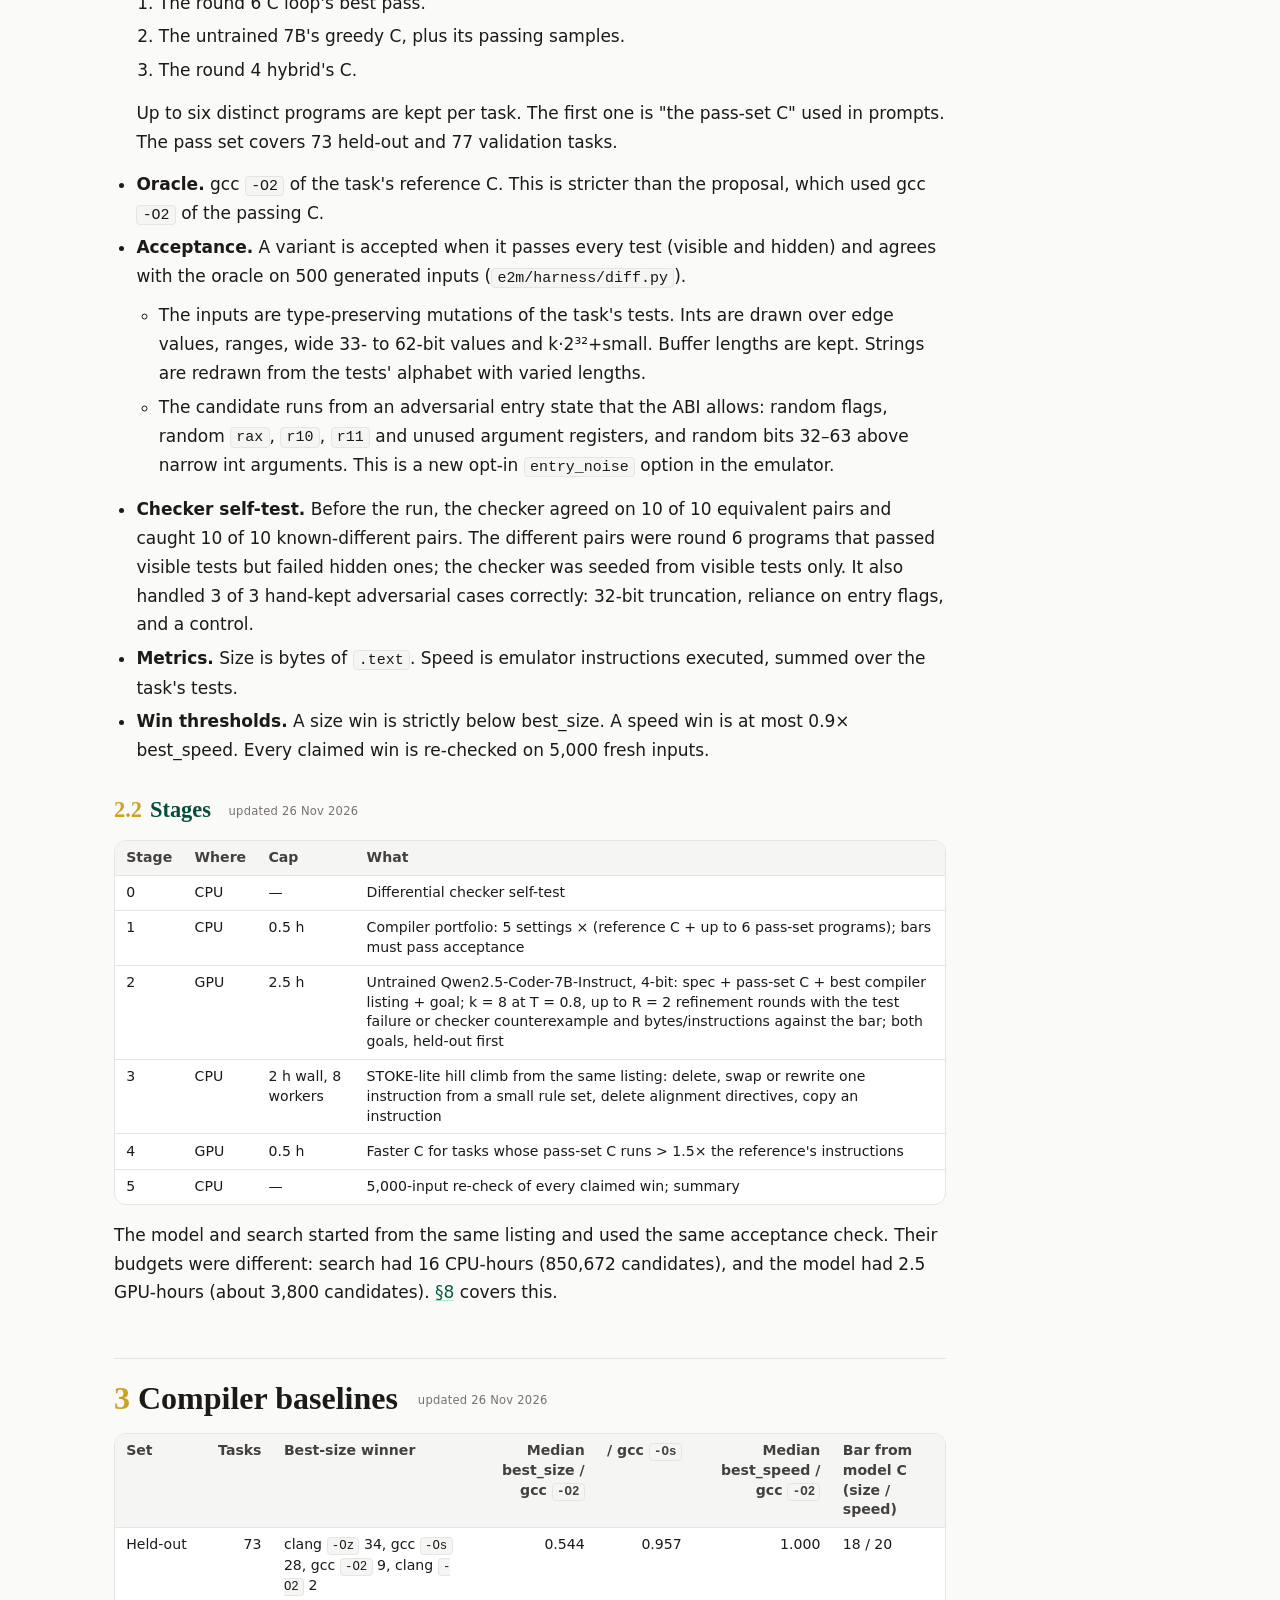
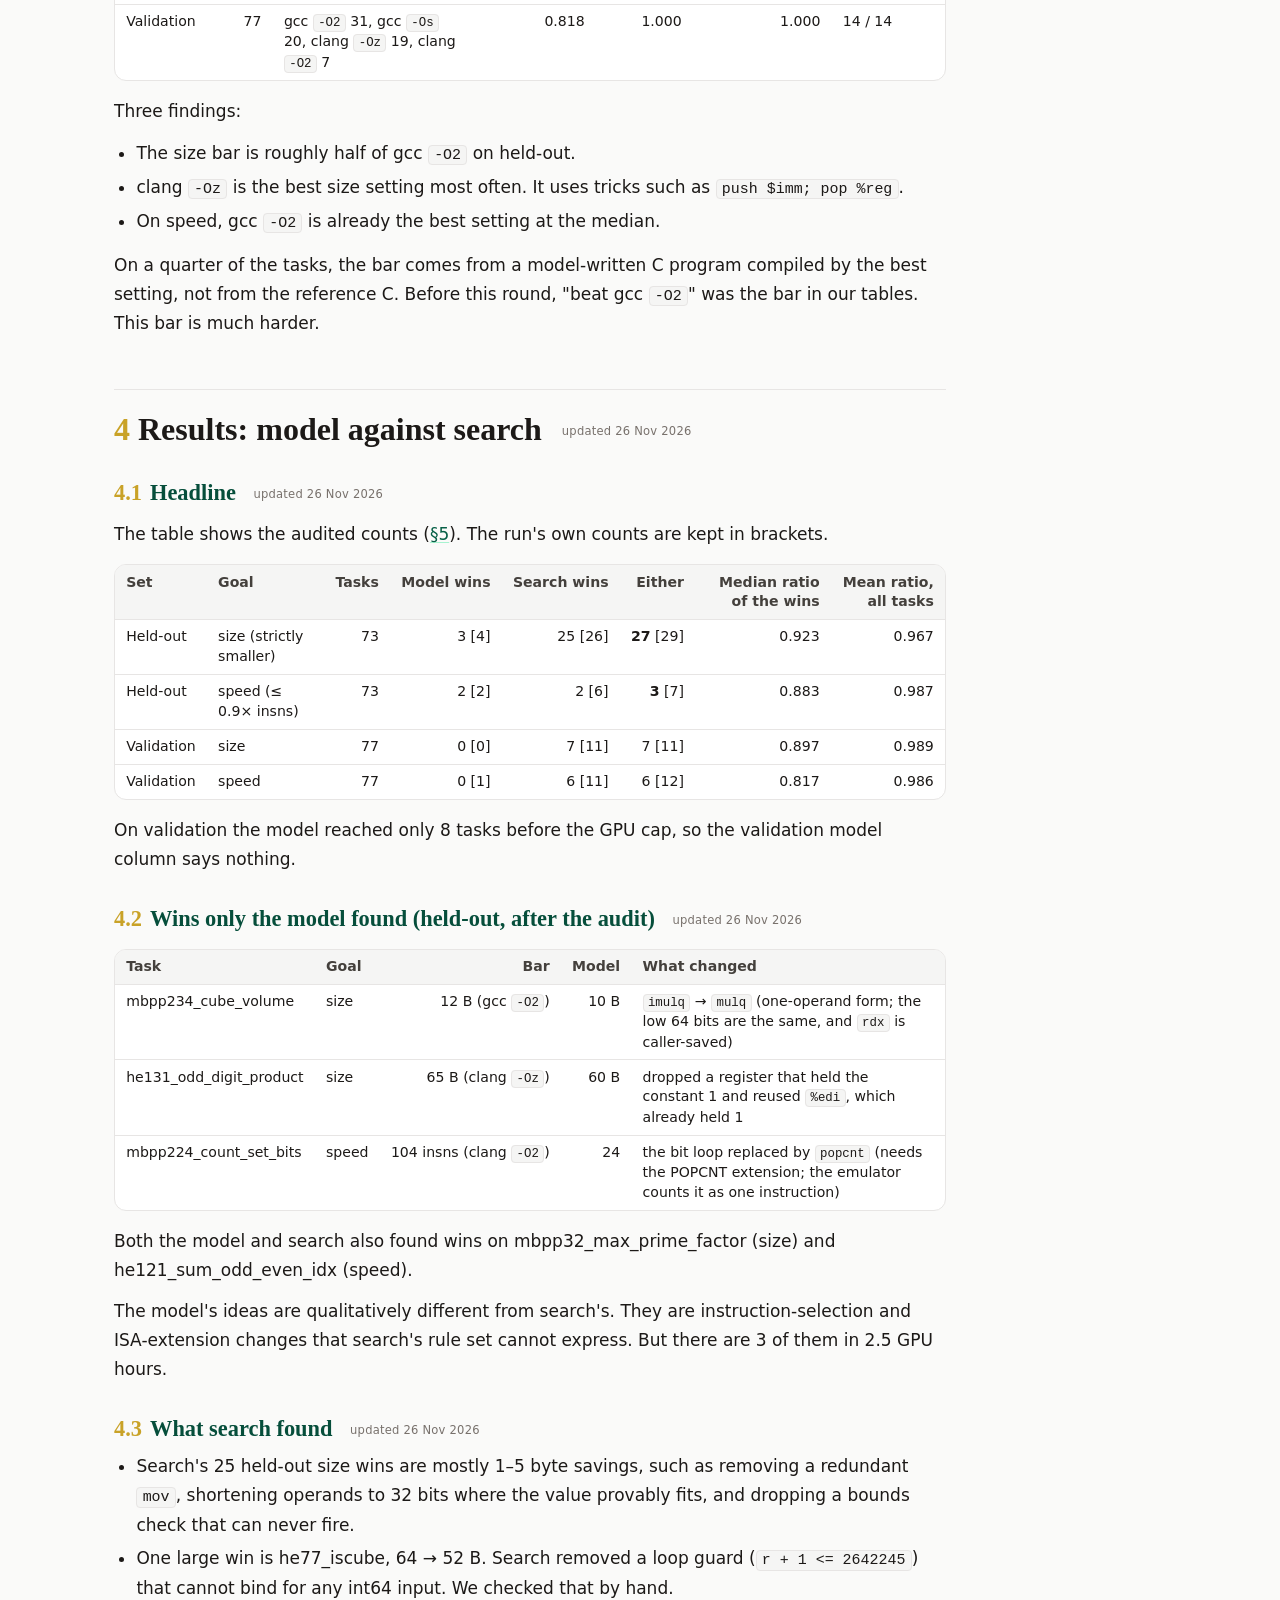
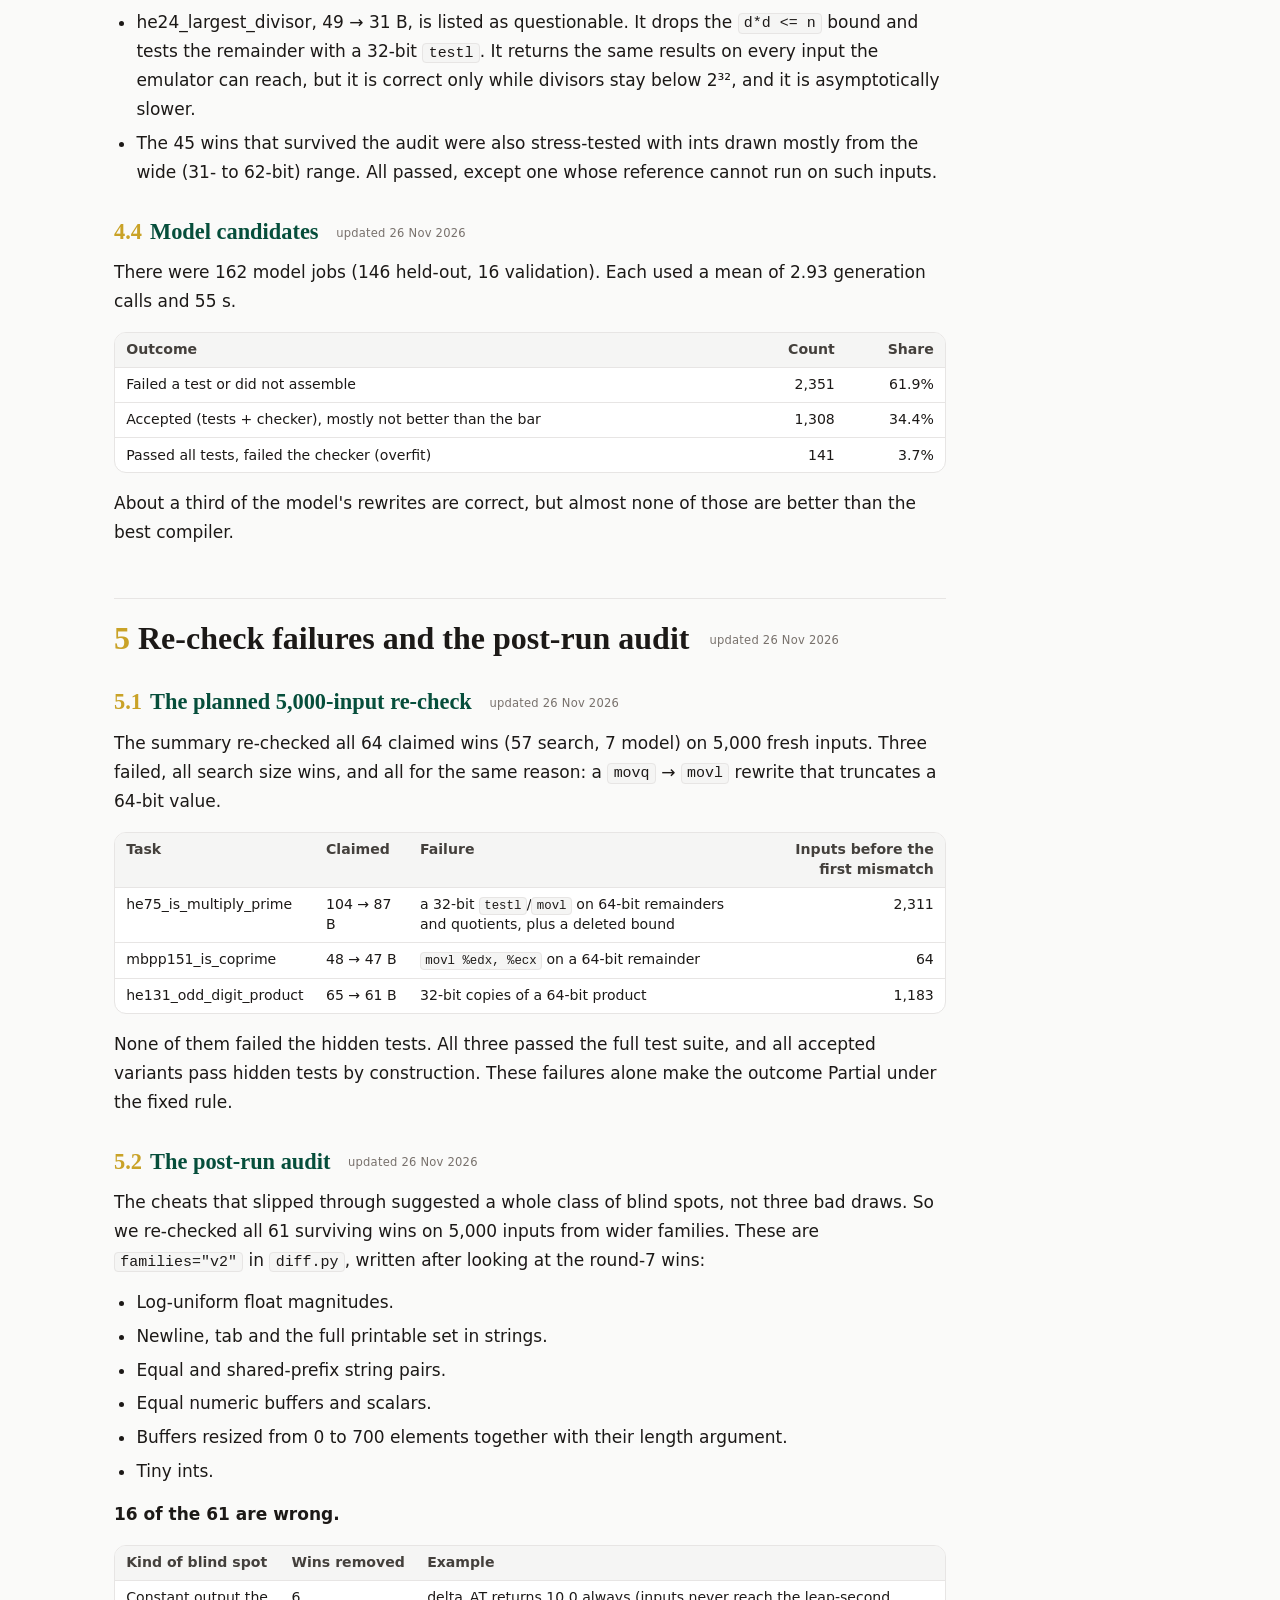
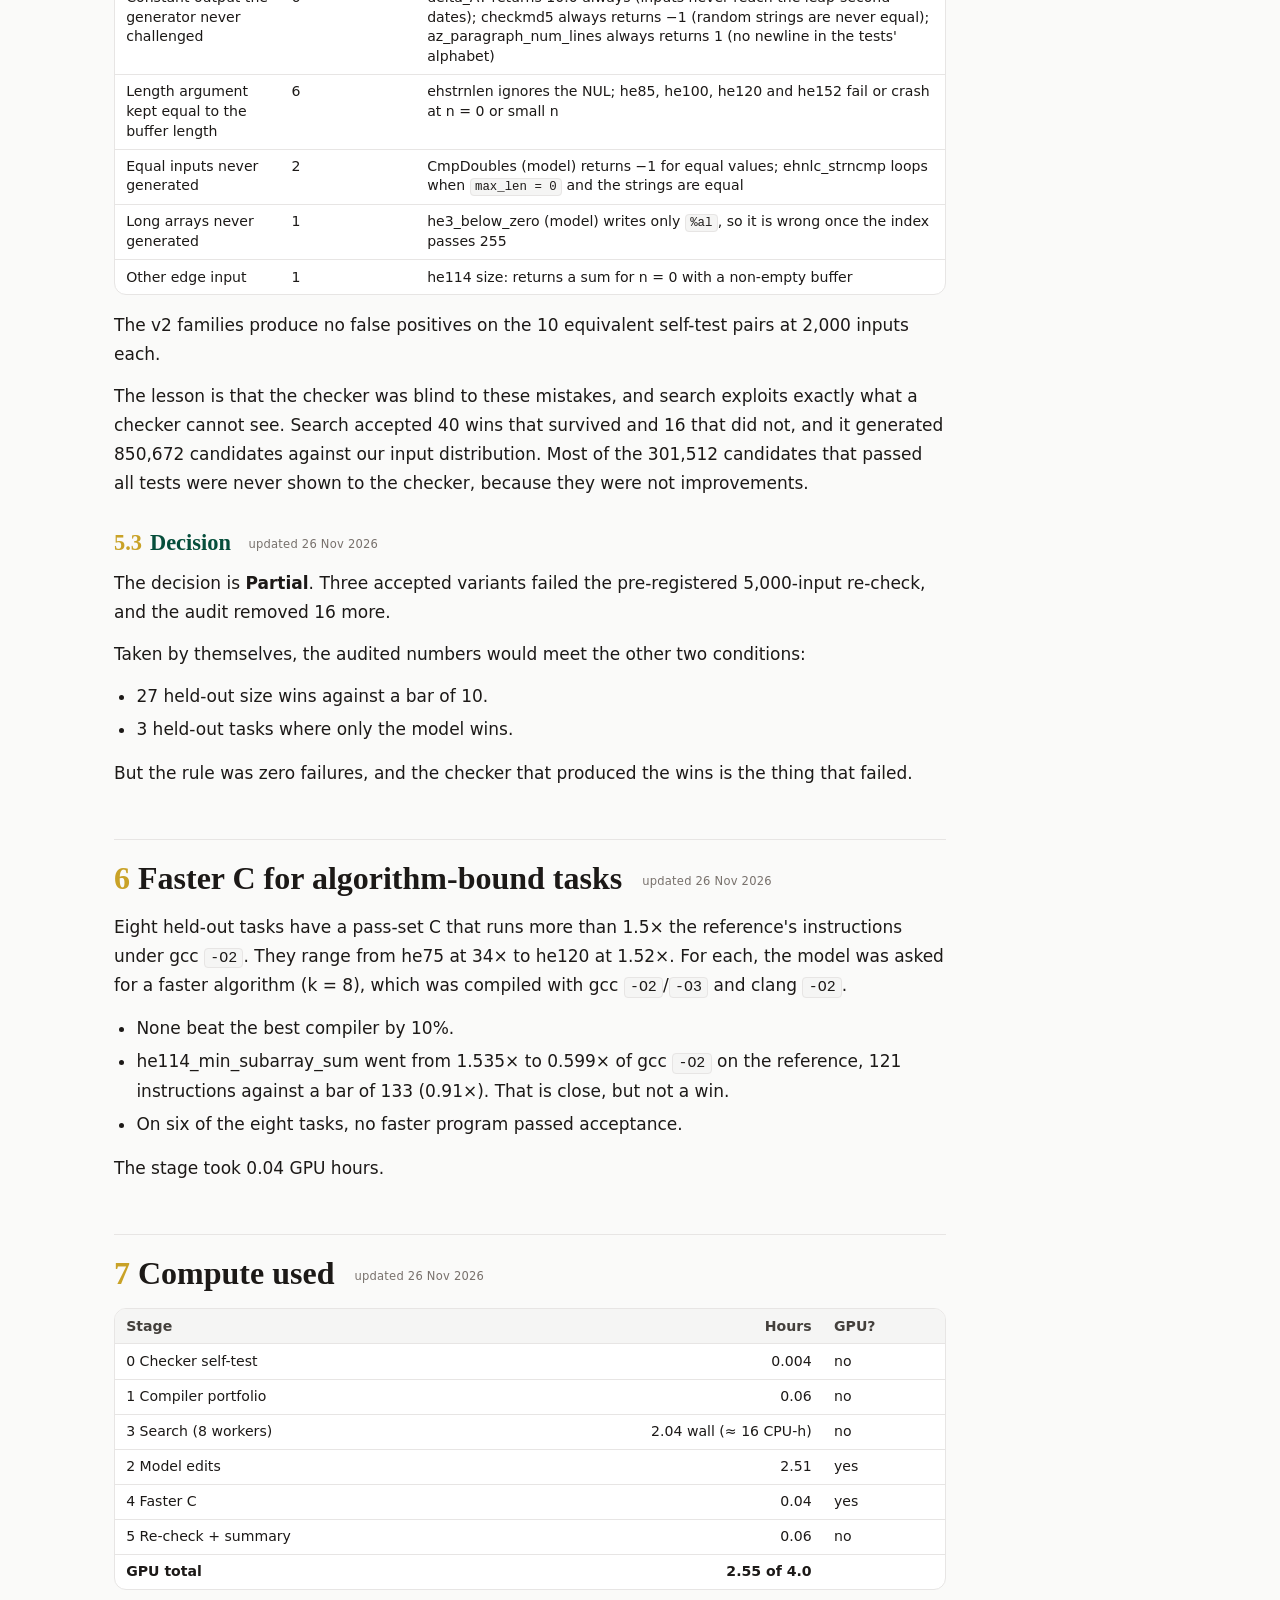
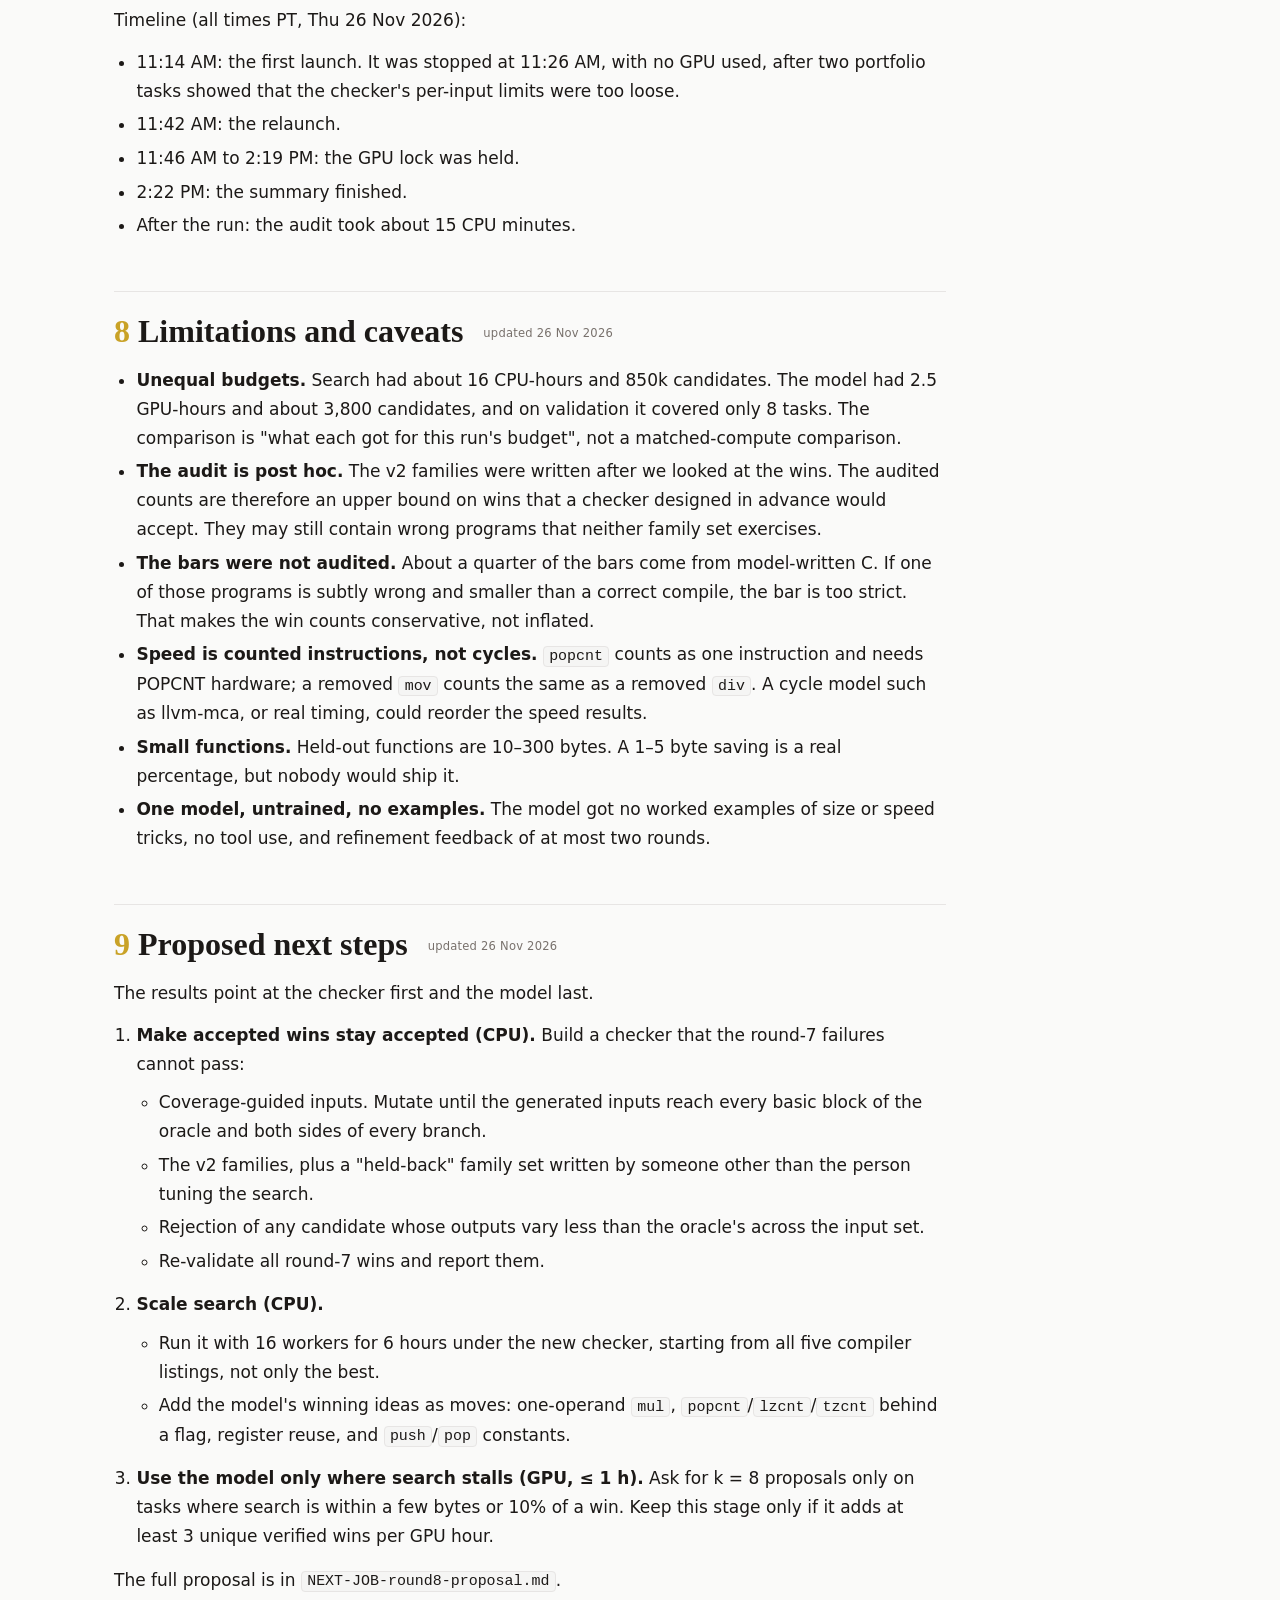
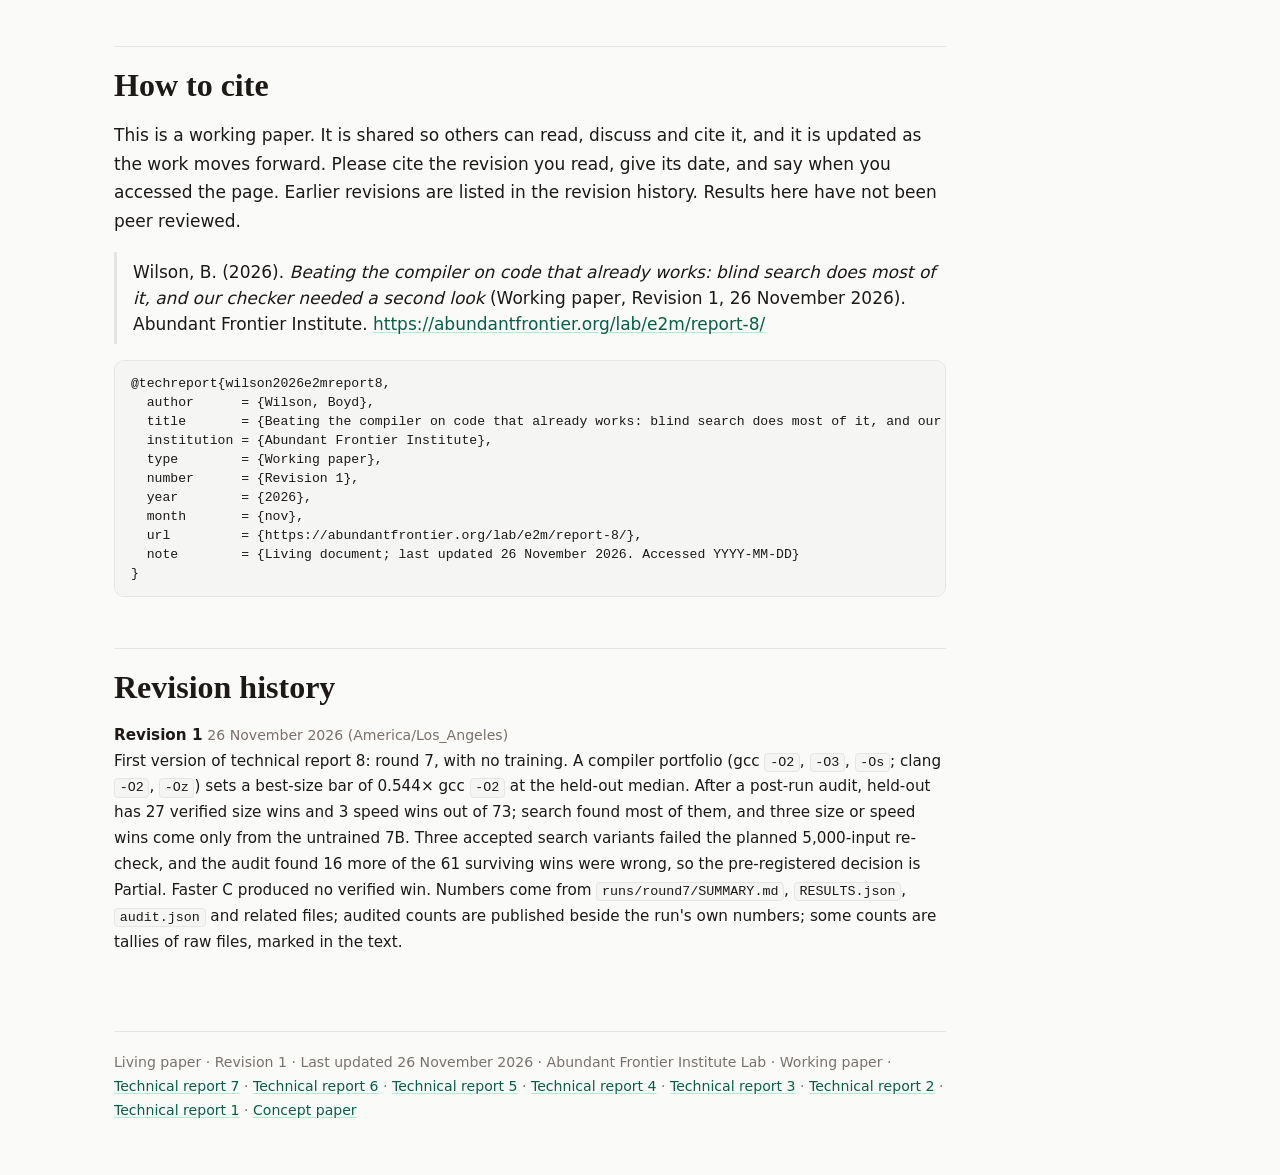
<file: reports/report-8/index.html>
<!DOCTYPE html>
<html lang="en">
<head>
<meta charset="utf-8">
<meta name="viewport" content="width=device-width, initial-scale=1">
<title>E2M technical report 8: Beating the compiler on code that already works: blind search does most of it, and our checker needed a second look (living paper) · Abundant Frontier Institute</title>
<meta name="description" content="Living technical report: a blind search and an untrained 7B try to beat the best of five compiler settings on programs that already pass. After an audit, held-out has 27 verified size wins and 3 speed wins out of 73. Most wins come from search; the first checker missed 16 more bad variants, so the decision is Partial.">
<meta name="citation_title" content="Beating the compiler on code that already works: blind search does most of it, and our checker needed a second look">
<meta name="citation_author" content="Wilson, Boyd">
<meta name="citation_publication_date" content="2026/11/26">
<meta name="citation_technical_report_institution" content="Abundant Frontier Institute">
<meta name="citation_technical_report_number" content="Revision 1">
<meta name="citation_public_url" content="https://abundantfrontier.org/lab/e2m/report-8/">
<link rel="stylesheet" href="../style.css">
</head>
<body>
<nav class="nav"><div class="nav-in">
<a class="brand" href="https://abundantfrontier.org/"><span class="e">🌾</span><span>Abundant Frontier Institute</span></a>
<div class="nav-links"><a href="/lab/">Lab</a><a href="../concept/index.html" >Concept paper</a><a href="../report-1/index.html" >Technical report 1</a><a href="../report-2/index.html" >Technical report 2</a><a href="../report-3/index.html" >Technical report 3</a><a href="../report-4/index.html" >Technical report 4</a><a href="../report-5/index.html" >Technical report 5</a><a href="../report-6/index.html" >Technical report 6</a><a href="../report-7/index.html" >Technical report 7</a><a href="../report-8/index.html" class="cur">Technical report 8</a><span class="badge">Working paper</span></div>
</div></nav>
<main class="page">
<header class="title">
<div class="kicker">Technical report · eighth work product</div>
<h1>Beating the compiler on code that already works: blind search does most of it, and our checker needed a second look</h1>
<p class="sub">Technical report 8 of the <em>E2M</em> program. It covers round 7, the second round in a row with no training. Round 7 took the programs that already pass and asked whether the untrained 7B, a blind search, or both could beat the best of five compiler settings on code size or on executed instructions without breaking them.</p>
<p class="byline"><strong>Boyd Wilson</strong>, Abundant Frontier Institute and Omnibond Systems</p>
<p class="meta">Living paper · Revision 1 · Last updated 26 November 2026 · Companion to the <a href="../concept/index.html">E2M concept paper</a> and technical reports <a href="../report-1/index.html">1</a>, <a href="../report-2/index.html">2</a>, <a href="../report-3/index.html">3</a>, <a href="../report-4/index.html">4</a>, <a href="../report-5/index.html">5</a>, <a href="../report-6/index.html">6</a> and <a href="../report-7/index.html">7</a> · All results are from one 24 GB RTX 3090 workstation · Code and data: <a href="https://github.com/abundantfrontier/e2m">github.com/abundantfrontier/e2m</a> · Weights: <a href="https://huggingface.co/AbundantFrontierInstitute/e2m">huggingface.co/AbundantFrontierInstitute/e2m</a> (no new weights this round)</p>
</header>

<div class="draftbar"><b>Working paper.</b> You may cite it; see <a href="#cite">How to cite</a>. The run's numbers come from <code>runs/round7/SUMMARY.md</code>, <code>RESULTS.json</code> (top-level keys), <code>failure_analysis.md</code>, <code>portfolio_summary.json</code>, <code>recheck.json</code> and <code>gpu_hours.jsonl</code>, and from <code>logs/round7.done</code>. The audited numbers come from <code>runs/round7/audit.json</code> and the <code>audit</code> block of <code>RESULTS.json</code>. Both were added after the run (<a href="#s5">§5</a>) and are published beside the run's own numbers, not in place of them. Counts not in those files were tallied from <code>portfolio.jsonl</code>, <code>edits.jsonl</code>, <code>search.jsonl</code> and <code>fasterc.jsonl</code> and are marked "tally".</div>

<div class="abstract"><h2>Abstract</h2>
<p><a href="../report-7/index.html">Report 7</a> found a correct C program for 70 of 78 held-out tasks, but that code was gcc <code>-O2</code>-sized at the median and 1.51× larger than gcc <code>-Os</code>. Round 7 asked whether anything we have can beat the compiler on programs that already pass. It ran on a 4 GPU-hour budget and used 2.55 hours.</p>
<ol>
<li><strong>The bar is the best of five compiler settings, not gcc <code>-O2</code>.</strong>
<ul>
<li>Every pass-set program and the reference C were compiled with gcc <code>-O2</code>, <code>-O3</code> and <code>-Os</code>, and with clang <code>-O2</code> and <code>-Oz</code>.</li>
<li>On held-out, the best-size compile is 0.544× gcc <code>-O2</code> at the median and 0.957× gcc <code>-Os</code>. clang <code>-Oz</code> sets the size bar on 34 of 73 tasks and gcc <code>-Os</code> on 28.</li>
<li>A model-written C program, not the reference, sets the size bar on 18 of the 73.</li>
</ul></li>
<li><strong>A blind search beat that bar much more often than the model did.</strong>
<ul>
<li>After our audit, held-out has <strong>27 tasks with strictly smaller verified code</strong> and <strong>3 tasks at ≤ 0.9× the instructions</strong>, out of 73.</li>
<li>Of the 27 size wins, search found 25 and the model 3 (one task is shared). Of the 3 speed wins, search found 2 and the model 2 (one task is shared).</li>
<li>The wins are small: the median winning size is 0.923× the bar, and the mean over all 73 tasks is 0.967×.</li>
</ul></li>
<li><strong>The model's unique contribution is real but tiny.</strong>
<ul>
<li>On held-out, three wins come only from the model:
<ul>
<li><code>mulq</code> for a 2-byte-shorter cube.</li>
<li>A freed register in a digit loop.</li>
<li><code>popcnt</code> replacing a bit-counting loop (104 → 24 instructions).</li>
</ul></li>
<li>On held-out, the model attempted all 73 tasks for both goals within 2.51 GPU hours. On validation it reached only 8 tasks before the cap. Search ran on all 150 tasks.</li>
</ul></li>
<li><strong>Our first checker was too weak, and the decision is Partial.</strong>
<ul>
<li>Three accepted search variants failed the planned 5,000-input re-check. All three truncated 64-bit values to 32 bits.</li>
<li>A post-run audit used wider input families. It found <strong>16 more of the 61 surviving wins were wrong</strong>.</li>
<li>Some of these were constant outputs. Others ignored the length argument or failed on equal inputs, and two were model wins.</li>
<li>Under the rule fixed before the run (zero re-check failures), round 7 is <strong>Partial</strong>. The audited counts still clear the 10-task bar for size, and the model does beat search on some goal.</li>
</ul></li>
<li><strong>Faster C did not help.</strong> Eight held-out tasks run more than 1.5× the reference's instructions. Asking the model for a faster algorithm produced no verified win over the best compiler.</li>
</ol>
<p>The next step (<a href="#s9">§9</a>) is CPU-first. It builds a coverage-guided equivalence checker that the round-7 failures cannot pass, re-validates every round-7 win with it, and scales the search. It also gives the model at most 1 GPU hour, and only on tasks where search gets close but does not win.</p>
</div>

<nav class="toc" aria-label="Contents"><div class="toc-title">Contents</div><ol>
<li><a href="#s1"><span class="n">1</span>Goals recap</a></li>
<li><a href="#s2"><span class="n">2</span>Method</a></li>
<li><a href="#s3"><span class="n">3</span>Compiler baselines</a></li>
<li><a href="#s4"><span class="n">4</span>Results: model against search</a></li>
<li><a href="#s5"><span class="n">5</span>Re-check failures and the post-run audit</a></li>
<li><a href="#s6"><span class="n">6</span>Faster C for algorithm-bound tasks</a></li>
<li><a href="#s7"><span class="n">7</span>Compute used</a></li>
<li><a href="#s8"><span class="n">8</span>Limitations and caveats</a></li>
<li><a href="#s9"><span class="n">9</span>Proposed next steps</a></li>
<li><a href="#cite"><span class="n"></span>How to cite</a></li>
<li><a href="#revhist"><span class="n"></span>Revision history</a></li>
</ol></nav>

<div class="col">

<h2 id="s1"><span class="n">1</span>Goals recap <span class="upd" title="Section last changed">updated 26 Nov 2026</span></h2>
<p>E2M's goal is machine code from English that is better than what a compiler produces. <a href="../report-7/index.html">Report 7</a> showed that correctness is mostly solved by the C path: model C lowered by gcc passes 64/78 held-out with a repair loop and 63/78 greedy with the untrained 7B. What remains is quality.</p>
<p>Round 7 set the bar at the best of five compiler settings on the best available C for each task. It then measured two ways to go past that bar on the same starting code: model-proposed assembly edits and a blind stochastic search.</p>
<p>The decision rule was fixed before the run:</p>
<div class="tw"><table><thead><tr><th>Outcome</th><th>Rule</th></tr></thead><tbody>
<tr><td>Win</td><td style="white-space:normal">≥ 10 held-out tasks strictly smaller than best_size, or ≥ 10 at ≤ 0.9× best_speed; the model beats search on at least one goal; zero accepted variants fail hidden tests or a 5,000-input re-check.</td></tr>
<tr><td>Partial</td><td style="white-space:normal">Wins only from search, or fewer than 10.</td></tr>
<tr><td>No win</td><td style="white-space:normal">No strict wins on either goal.</td></tr>
</tbody></table></div>
<h2 id="s2"><span class="n">2</span>Method <span class="upd" title="Section last changed">updated 26 Nov 2026</span></h2>
<h3 id="s2-1"><span class="n">2.1</span>Pass set and oracle <span class="upd" title="Section last changed">updated 26 Nov 2026</span></h3>
<ul>
<li><strong>Pass set.</strong> A task is in the pass set when it has at least one passing C program from these sources, kept in this order:
<ol>
<li>The round 6 C loop's best pass.</li>
<li>The untrained 7B's greedy C, plus its passing samples.</li>
<li>The round 4 hybrid's C.</li>
</ol>
<p>Up to six distinct programs are kept per task. The first one is "the pass-set C" used in prompts. The pass set covers 73 held-out and 77 validation tasks.</p></li>
<li><strong>Oracle.</strong> gcc <code>-O2</code> of the task's reference C. This is stricter than the proposal, which used gcc <code>-O2</code> of the passing C.</li>
<li><strong>Acceptance.</strong> A variant is accepted when it passes every test (visible and hidden) and agrees with the oracle on 500 generated inputs (<code>e2m/harness/diff.py</code>).
<ul>
<li>The inputs are type-preserving mutations of the task's tests. Ints are drawn over edge values, ranges, wide 33- to 62-bit values and k·2³²+small. Buffer lengths are kept. Strings are redrawn from the tests' alphabet with varied lengths.</li>
<li>The candidate runs from an adversarial entry state that the ABI allows: random flags, random <code>rax</code>, <code>r10</code>, <code>r11</code> and unused argument registers, and random bits 32–63 above narrow int arguments. This is a new opt-in <code>entry_noise</code> option in the emulator.</li>
</ul></li>
<li><strong>Checker self-test.</strong> Before the run, the checker agreed on 10 of 10 equivalent pairs and caught 10 of 10 known-different pairs. The different pairs were round 6 programs that passed visible tests but failed hidden ones; the checker was seeded from visible tests only. It also handled 3 of 3 hand-kept adversarial cases correctly: 32-bit truncation, reliance on entry flags, and a control.</li>
<li><strong>Metrics.</strong> Size is bytes of <code>.text</code>. Speed is emulator instructions executed, summed over the task's tests.</li>
<li><strong>Win thresholds.</strong> A size win is strictly below best_size. A speed win is at most 0.9× best_speed. Every claimed win is re-checked on 5,000 fresh inputs.</li>
</ul>
<h3 id="s2-2"><span class="n">2.2</span>Stages <span class="upd" title="Section last changed">updated 26 Nov 2026</span></h3>
<div class="tw"><table><thead><tr><th>Stage</th><th>Where</th><th>Cap</th><th>What</th></tr></thead><tbody>
<tr><td>0</td><td>CPU</td><td>—</td><td style="white-space:normal">Differential checker self-test</td></tr>
<tr><td>1</td><td>CPU</td><td>0.5 h</td><td style="white-space:normal">Compiler portfolio: 5 settings × (reference C + up to 6 pass-set programs); bars must pass acceptance</td></tr>
<tr><td>2</td><td>GPU</td><td>2.5 h</td><td style="white-space:normal">Untrained Qwen2.5-Coder-7B-Instruct, 4-bit: spec + pass-set C + best compiler listing + goal; k = 8 at T = 0.8, up to R = 2 refinement rounds with the test failure or checker counterexample and bytes/instructions against the bar; both goals, held-out first</td></tr>
<tr><td>3</td><td>CPU</td><td>2 h wall, 8 workers</td><td style="white-space:normal">STOKE-lite hill climb from the same listing: delete, swap or rewrite one instruction from a small rule set, delete alignment directives, copy an instruction</td></tr>
<tr><td>4</td><td>GPU</td><td>0.5 h</td><td style="white-space:normal">Faster C for tasks whose pass-set C runs &gt; 1.5× the reference's instructions</td></tr>
<tr><td>5</td><td>CPU</td><td>—</td><td style="white-space:normal">5,000-input re-check of every claimed win; summary</td></tr>
</tbody></table></div>
<p>The model and search started from the same listing and used the same acceptance check. Their budgets were different: search had 16 CPU-hours (850,672 candidates), and the model had 2.5 GPU-hours (about 3,800 candidates). <a href="#s8">§8</a> covers this.</p>
<h2 id="s3"><span class="n">3</span>Compiler baselines <span class="upd" title="Section last changed">updated 26 Nov 2026</span></h2>
<div class="tw"><table><thead><tr><th>Set</th><th class="num">Tasks</th><th>Best-size winner</th><th class="num" style="white-space:normal">Median best_size / gcc <code>-O2</code></th><th class="num">/ gcc <code>-Os</code></th><th class="num" style="white-space:normal">Median best_speed / gcc <code>-O2</code></th><th style="white-space:normal">Bar from model C (size / speed)</th></tr></thead><tbody>
<tr><td>Held-out</td><td class="num">73</td><td style="white-space:normal">clang <code>-Oz</code> 34, gcc <code>-Os</code> 28, gcc <code>-O2</code> 9, clang <code>-O2</code> 2</td><td class="num">0.544</td><td class="num">0.957</td><td class="num">1.000</td><td>18 / 20</td></tr>
<tr><td>Validation</td><td class="num">77</td><td style="white-space:normal">gcc <code>-O2</code> 31, gcc <code>-Os</code> 20, clang <code>-Oz</code> 19, clang <code>-O2</code> 7</td><td class="num">0.818</td><td class="num">1.000</td><td class="num">1.000</td><td>14 / 14</td></tr>
</tbody></table></div>
<p>Three findings:</p>
<ul>
<li>The size bar is roughly half of gcc <code>-O2</code> on held-out.</li>
<li>clang <code>-Oz</code> is the best size setting most often. It uses tricks such as <code>push $imm; pop %reg</code>.</li>
<li>On speed, gcc <code>-O2</code> is already the best setting at the median.</li>
</ul>
<p>On a quarter of the tasks, the bar comes from a model-written C program compiled by the best setting, not from the reference C. Before this round, "beat gcc <code>-O2</code>" was the bar in our tables. This bar is much harder.</p>
<h2 id="s4"><span class="n">4</span>Results: model against search <span class="upd" title="Section last changed">updated 26 Nov 2026</span></h2>
<h3 id="s4-1"><span class="n">4.1</span>Headline <span class="upd" title="Section last changed">updated 26 Nov 2026</span></h3>
<p>The table shows the audited counts (<a href="#s5">§5</a>). The run's own counts are kept in brackets.</p>
<div class="tw"><table><thead><tr><th>Set</th><th>Goal</th><th class="num">Tasks</th><th class="num">Model wins</th><th class="num">Search wins</th><th class="num">Either</th><th class="num" style="white-space:normal">Median ratio of the wins</th><th class="num" style="white-space:normal">Mean ratio, all tasks</th></tr></thead><tbody>
<tr><td>Held-out</td><td>size (strictly smaller)</td><td class="num">73</td><td class="num">3 [4]</td><td class="num">25 [26]</td><td class="num"><strong>27</strong> [29]</td><td class="num">0.923</td><td class="num">0.967</td></tr>
<tr><td>Held-out</td><td>speed (≤ 0.9× insns)</td><td class="num">73</td><td class="num">2 [2]</td><td class="num">2 [6]</td><td class="num"><strong>3</strong> [7]</td><td class="num">0.883</td><td class="num">0.987</td></tr>
<tr><td>Validation</td><td>size</td><td class="num">77</td><td class="num">0 [0]</td><td class="num">7 [11]</td><td class="num">7 [11]</td><td class="num">0.897</td><td class="num">0.989</td></tr>
<tr><td>Validation</td><td>speed</td><td class="num">77</td><td class="num">0 [1]</td><td class="num">6 [11]</td><td class="num">6 [12]</td><td class="num">0.817</td><td class="num">0.986</td></tr>
</tbody></table></div>
<p>On validation the model reached only 8 tasks before the GPU cap, so the validation model column says nothing.</p>
<h3 id="s4-2"><span class="n">4.2</span>Wins only the model found (held-out, after the audit) <span class="upd" title="Section last changed">updated 26 Nov 2026</span></h3>
<div class="tw"><table><thead><tr><th>Task</th><th>Goal</th><th class="num">Bar</th><th class="num">Model</th><th>What changed</th></tr></thead><tbody>
<tr><td>mbpp234_cube_volume</td><td>size</td><td class="num">12 B (gcc <code>-O2</code>)</td><td class="num">10 B</td><td style="white-space:normal"><code>imulq</code> → <code>mulq</code> (one-operand form; the low 64 bits are the same, and <code>rdx</code> is caller-saved)</td></tr>
<tr><td>he131_odd_digit_product</td><td>size</td><td class="num">65 B (clang <code>-Oz</code>)</td><td class="num">60 B</td><td style="white-space:normal">dropped a register that held the constant 1 and reused <code>%edi</code>, which already held 1</td></tr>
<tr><td>mbpp224_count_set_bits</td><td>speed</td><td class="num">104 insns (clang <code>-O2</code>)</td><td class="num">24</td><td style="white-space:normal">the bit loop replaced by <code>popcnt</code> (needs the POPCNT extension; the emulator counts it as one instruction)</td></tr>
</tbody></table></div>
<p>Both the model and search also found wins on mbpp32_max_prime_factor (size) and he121_sum_odd_even_idx (speed).</p>
<p>The model's ideas are qualitatively different from search's. They are instruction-selection and ISA-extension changes that search's rule set cannot express. But there are 3 of them in 2.5 GPU hours.</p>
<h3 id="s4-3"><span class="n">4.3</span>What search found <span class="upd" title="Section last changed">updated 26 Nov 2026</span></h3>
<ul>
<li>Search's 25 held-out size wins are mostly 1–5 byte savings, such as removing a redundant <code>mov</code>, shortening operands to 32 bits where the value provably fits, and dropping a bounds check that can never fire.</li>
<li>One large win is he77_iscube, 64 → 52 B. Search removed a loop guard (<code>r + 1 &lt;= 2642245</code>) that cannot bind for any int64 input. We checked that by hand.</li>
<li>he24_largest_divisor, 49 → 31 B, is listed as questionable. It drops the <code>d*d &lt;= n</code> bound and tests the remainder with a 32-bit <code>testl</code>. It returns the same results on every input the emulator can reach, but it is correct only while divisors stay below 2³², and it is asymptotically slower.</li>
<li>The 45 wins that survived the audit were also stress-tested with ints drawn mostly from the wide (31- to 62-bit) range. All passed, except one whose reference cannot run on such inputs.</li>
</ul>
<h3 id="s4-4"><span class="n">4.4</span>Model candidates <span class="upd" title="Section last changed">updated 26 Nov 2026</span></h3>
<p>There were 162 model jobs (146 held-out, 16 validation). Each used a mean of 2.93 generation calls and 55 s.</p>
<div class="tw"><table><thead><tr><th>Outcome</th><th class="num">Count</th><th class="num">Share</th></tr></thead><tbody>
<tr><td style="white-space:normal">Failed a test or did not assemble</td><td class="num">2,351</td><td class="num">61.9%</td></tr>
<tr><td style="white-space:normal">Accepted (tests + checker), mostly not better than the bar</td><td class="num">1,308</td><td class="num">34.4%</td></tr>
<tr><td style="white-space:normal">Passed all tests, failed the checker (overfit)</td><td class="num">141</td><td class="num">3.7%</td></tr>
</tbody></table></div>
<p>About a third of the model's rewrites are correct, but almost none of those are better than the best compiler.</p>
<h2 id="s5"><span class="n">5</span>Re-check failures and the post-run audit <span class="upd" title="Section last changed">updated 26 Nov 2026</span></h2>
<h3 id="s5-1"><span class="n">5.1</span>The planned 5,000-input re-check <span class="upd" title="Section last changed">updated 26 Nov 2026</span></h3>
<p>The summary re-checked all 64 claimed wins (57 search, 7 model) on 5,000 fresh inputs. Three failed, all search size wins, and all for the same reason: a <code>movq</code> → <code>movl</code> rewrite that truncates a 64-bit value.</p>
<div class="tw"><table><thead><tr><th>Task</th><th>Claimed</th><th>Failure</th><th class="num" style="white-space:normal">Inputs before the first mismatch</th></tr></thead><tbody>
<tr><td>he75_is_multiply_prime</td><td>104 → 87 B</td><td style="white-space:normal">a 32-bit <code>testl</code>/<code>movl</code> on 64-bit remainders and quotients, plus a deleted bound</td><td class="num">2,311</td></tr>
<tr><td>mbpp151_is_coprime</td><td>48 → 47 B</td><td style="white-space:normal"><code>movl %edx, %ecx</code> on a 64-bit remainder</td><td class="num">64</td></tr>
<tr><td>he131_odd_digit_product</td><td>65 → 61 B</td><td style="white-space:normal">32-bit copies of a 64-bit product</td><td class="num">1,183</td></tr>
</tbody></table></div>
<p>None of them failed the hidden tests. All three passed the full test suite, and all accepted variants pass hidden tests by construction. These failures alone make the outcome Partial under the fixed rule.</p>
<h3 id="s5-2"><span class="n">5.2</span>The post-run audit <span class="upd" title="Section last changed">updated 26 Nov 2026</span></h3>
<p>The cheats that slipped through suggested a whole class of blind spots, not three bad draws. So we re-checked all 61 surviving wins on 5,000 inputs from wider families. These are <code>families="v2"</code> in <code>diff.py</code>, written after looking at the round-7 wins:</p>
<ul>
<li>Log-uniform float magnitudes.</li>
<li>Newline, tab and the full printable set in strings.</li>
<li>Equal and shared-prefix string pairs.</li>
<li>Equal numeric buffers and scalars.</li>
<li>Buffers resized from 0 to 700 elements together with their length argument.</li>
<li>Tiny ints.</li>
</ul>
<p><strong>16 of the 61 are wrong.</strong></p>
<div class="tw"><table><thead><tr><th style="white-space:normal">Kind of blind spot</th><th>Wins removed</th><th>Example</th></tr></thead><tbody>
<tr><td style="white-space:normal">Constant output the generator never challenged</td><td>6</td><td style="white-space:normal">delta_AT returns 10.0 always (inputs never reach the leap-second dates); checkmd5 always returns −1 (random strings are never equal); az_paragraph_num_lines always returns 1 (no newline in the tests' alphabet)</td></tr>
<tr><td style="white-space:normal">Length argument kept equal to the buffer length</td><td>6</td><td style="white-space:normal">ehstrnlen ignores the NUL; he85, he100, he120 and he152 fail or crash at n = 0 or small n</td></tr>
<tr><td style="white-space:normal">Equal inputs never generated</td><td>2</td><td style="white-space:normal">CmpDoubles (model) returns −1 for equal values; ehnlc_strncmp loops when <code>max_len = 0</code> and the strings are equal</td></tr>
<tr><td style="white-space:normal">Long arrays never generated</td><td>1</td><td style="white-space:normal">he3_below_zero (model) writes only <code>%al</code>, so it is wrong once the index passes 255</td></tr>
<tr><td>Other edge input</td><td>1</td><td style="white-space:normal">he114 size: returns a sum for n = 0 with a non-empty buffer</td></tr>
</tbody></table></div>
<p>The v2 families produce no false positives on the 10 equivalent self-test pairs at 2,000 inputs each.</p>
<p>The lesson is that the checker was blind to these mistakes, and search exploits exactly what a checker cannot see. Search accepted 40 wins that survived and 16 that did not, and it generated 850,672 candidates against our input distribution. Most of the 301,512 candidates that passed all tests were never shown to the checker, because they were not improvements.</p>
<h3 id="s5-3"><span class="n">5.3</span>Decision <span class="upd" title="Section last changed">updated 26 Nov 2026</span></h3>
<p>The decision is <strong>Partial</strong>. Three accepted variants failed the pre-registered 5,000-input re-check, and the audit removed 16 more.</p>
<p>Taken by themselves, the audited numbers would meet the other two conditions:</p>
<ul>
<li>27 held-out size wins against a bar of 10.</li>
<li>3 held-out tasks where only the model wins.</li>
</ul>
<p>But the rule was zero failures, and the checker that produced the wins is the thing that failed.</p>
<h2 id="s6"><span class="n">6</span>Faster C for algorithm-bound tasks <span class="upd" title="Section last changed">updated 26 Nov 2026</span></h2>
<p>Eight held-out tasks have a pass-set C that runs more than 1.5× the reference's instructions under gcc <code>-O2</code>. They range from he75 at 34× to he120 at 1.52×. For each, the model was asked for a faster algorithm (k = 8), which was compiled with gcc <code>-O2</code>/<code>-O3</code> and clang <code>-O2</code>.</p>
<ul>
<li>None beat the best compiler by 10%.</li>
<li>he114_min_subarray_sum went from 1.535× to 0.599× of gcc <code>-O2</code> on the reference, 121 instructions against a bar of 133 (0.91×). That is close, but not a win.</li>
<li>On six of the eight tasks, no faster program passed acceptance.</li>
</ul>
<p>The stage took 0.04 GPU hours.</p>
<h2 id="s7"><span class="n">7</span>Compute used <span class="upd" title="Section last changed">updated 26 Nov 2026</span></h2>
<div class="tw"><table><thead><tr><th>Stage</th><th class="num">Hours</th><th>GPU?</th></tr></thead><tbody>
<tr><td>0 Checker self-test</td><td class="num">0.004</td><td>no</td></tr>
<tr><td>1 Compiler portfolio</td><td class="num">0.06</td><td>no</td></tr>
<tr><td>3 Search (8 workers)</td><td class="num">2.04 wall (≈ 16 CPU-h)</td><td>no</td></tr>
<tr><td>2 Model edits</td><td class="num">2.51</td><td>yes</td></tr>
<tr><td>4 Faster C</td><td class="num">0.04</td><td>yes</td></tr>
<tr><td>5 Re-check + summary</td><td class="num">0.06</td><td>no</td></tr>
<tr><td><strong>GPU total</strong></td><td class="num"><strong>2.55 of 4.0</strong></td><td></td></tr>
</tbody></table></div>
<p>Timeline (all times PT, Thu 26 Nov 2026):</p>
<ul>
<li>11:14 AM: the first launch. It was stopped at 11:26 AM, with no GPU used, after two portfolio tasks showed that the checker's per-input limits were too loose.</li>
<li>11:42 AM: the relaunch.</li>
<li>11:46 AM to 2:19 PM: the GPU lock was held.</li>
<li>2:22 PM: the summary finished.</li>
<li>After the run: the audit took about 15 CPU minutes.</li>
</ul>
<h2 id="s8"><span class="n">8</span>Limitations and caveats <span class="upd" title="Section last changed">updated 26 Nov 2026</span></h2>
<ul>
<li><strong>Unequal budgets.</strong> Search had about 16 CPU-hours and 850k candidates. The model had 2.5 GPU-hours and about 3,800 candidates, and on validation it covered only 8 tasks. The comparison is "what each got for this run's budget", not a matched-compute comparison.</li>
<li><strong>The audit is post hoc.</strong> The v2 families were written after we looked at the wins. The audited counts are therefore an upper bound on wins that a checker designed in advance would accept. They may still contain wrong programs that neither family set exercises.</li>
<li><strong>The bars were not audited.</strong> About a quarter of the bars come from model-written C. If one of those programs is subtly wrong and smaller than a correct compile, the bar is too strict. That makes the win counts conservative, not inflated.</li>
<li><strong>Speed is counted instructions, not cycles.</strong> <code>popcnt</code> counts as one instruction and needs POPCNT hardware; a removed <code>mov</code> counts the same as a removed <code>div</code>. A cycle model such as llvm-mca, or real timing, could reorder the speed results.</li>
<li><strong>Small functions.</strong> Held-out functions are 10–300 bytes. A 1–5 byte saving is a real percentage, but nobody would ship it.</li>
<li><strong>One model, untrained, no examples.</strong> The model got no worked examples of size or speed tricks, no tool use, and refinement feedback of at most two rounds.</li>
</ul>
<h2 id="s9"><span class="n">9</span>Proposed next steps <span class="upd" title="Section last changed">updated 26 Nov 2026</span></h2>
<p>The results point at the checker first and the model last.</p>
<ol>
<li><strong>Make accepted wins stay accepted (CPU).</strong> Build a checker that the round-7 failures cannot pass:
<ul>
<li>Coverage-guided inputs. Mutate until the generated inputs reach every basic block of the oracle and both sides of every branch.</li>
<li>The v2 families, plus a "held-back" family set written by someone other than the person tuning the search.</li>
<li>Rejection of any candidate whose outputs vary less than the oracle's across the input set.</li>
<li>Re-validate all round-7 wins and report them.</li>
</ul></li>
<li><strong>Scale search (CPU).</strong>
<ul>
<li>Run it with 16 workers for 6 hours under the new checker, starting from all five compiler listings, not only the best.</li>
<li>Add the model's winning ideas as moves: one-operand <code>mul</code>, <code>popcnt</code>/<code>lzcnt</code>/<code>tzcnt</code> behind a flag, register reuse, and <code>push</code>/<code>pop</code> constants.</li>
</ul></li>
<li><strong>Use the model only where search stalls (GPU, ≤ 1 h).</strong> Ask for k = 8 proposals only on tasks where search is within a few bytes or 10% of a win. Keep this stage only if it adds at least 3 unique verified wins per GPU hour.</li>
</ol>
<p>The full proposal is in <code>NEXT-JOB-round8-proposal.md</code>.</p>

<h2 id="cite">How to cite</h2>
<p>This is a working paper. It is shared so others can read, discuss and cite it, and it is updated as the work moves forward. Please cite the revision you read, give its date, and say when you accessed the page. Earlier revisions are listed in the revision history. Results here have not been peer reviewed.</p>
<p class="cite-ref">Wilson, B. (2026). <em>Beating the compiler on code that already works: blind search does most of it, and our checker needed a second look</em> (Working paper, Revision 1, 26 November 2026). Abundant Frontier Institute. <a href="https://abundantfrontier.org/lab/e2m/report-8/">https://abundantfrontier.org/lab/e2m/report-8/</a></p>
<pre class="cite-bib"><code>@techreport{wilson2026e2mreport8,
  author      = {Wilson, Boyd},
  title       = {Beating the compiler on code that already works: blind search does most of it, and our checker needed a second look},
  institution = {Abundant Frontier Institute},
  type        = {Working paper},
  number      = {Revision 1},
  year        = {2026},
  month       = {nov},
  url         = {https://abundantfrontier.org/lab/e2m/report-8/},
  note        = {Living document; last updated 26 November 2026. Accessed YYYY-MM-DD}
}</code></pre>

<section class="revhist" id="revhist">
<h2>Revision history</h2>
<ol>
<li><b>Revision 1</b> <span class="when">26 November 2026 (America/Los_Angeles)</span><br>First version of technical report 8: round 7, with no training. A compiler portfolio (gcc <code>-O2</code>, <code>-O3</code>, <code>-Os</code>; clang <code>-O2</code>, <code>-Oz</code>) sets a best-size bar of 0.544× gcc <code>-O2</code> at the held-out median. After a post-run audit, held-out has 27 verified size wins and 3 speed wins out of 73; search found most of them, and three size or speed wins come only from the untrained 7B. Three accepted search variants failed the planned 5,000-input re-check, and the audit found 16 more of the 61 surviving wins were wrong, so the pre-registered decision is Partial. Faster C produced no verified win. Numbers come from <code>runs/round7/SUMMARY.md</code>, <code>RESULTS.json</code>, <code>audit.json</code> and related files; audited counts are published beside the run's own numbers; some counts are tallies of raw files, marked in the text.</li>
</ol>
</section>

<footer>Living paper · Revision 1 · Last updated 26 November 2026 · Abundant Frontier Institute Lab · Working paper · <a href="../report-7/index.html">Technical report 7</a> · <a href="../report-6/index.html">Technical report 6</a> · <a href="../report-5/index.html">Technical report 5</a> · <a href="../report-4/index.html">Technical report 4</a> · <a href="../report-3/index.html">Technical report 3</a> · <a href="../report-2/index.html">Technical report 2</a> · <a href="../report-1/index.html">Technical report 1</a> · <a href="../concept/index.html">Concept paper</a></footer>
</div>
</main>
</body>
</html>
</file>
<file: reports/style.css>
/* Shared styles for Abundant Frontier Institute living-paper draft pages.
   Conventions follow abundantfrontier.org: stone-50 page, white cards, emerald-800 accent,
   gold (#c9a227) highlight, Crimson Pro headings + Inter body. No web fonts are loaded:
   the stacks fall back to system fonts so the page makes no external requests.
   Living-paper date tags (.upd, ins.rev, .revhist) are documented in UPDATING.md. */
:root{
  --bg:#fafaf9; --card:#ffffff; --ink:#1c1917; --ink2:#44403c; --muted:#78716c; --line:#e7e5e4;
  --em:#065f46; --em-d:#064e3b; --em-l:#d1fae5; --em-50:#ecfdf5; --gold:#c9a227;
  --warn-bg:#fffbeb; --warn-line:#fcd34d; --warn-ink:#78350f;
  --ok:#047857; --bad:#b91c1c; --okbg:#ecfdf5; --badbg:#fef2f2;
  --serif:'Crimson Pro','Iowan Old Style',Georgia,'Times New Roman',serif;
  --sans:Inter,system-ui,-apple-system,'Segoe UI',Roboto,Helvetica,Arial,sans-serif;
}
*{box-sizing:border-box}
html{scroll-behavior:smooth}
body{margin:0;background:var(--bg);color:var(--ink);font-family:var(--sans);font-weight:300;font-size:17px;line-height:1.7}
a{color:var(--em);text-decoration:underline;text-decoration-color:#a7f3d0;text-underline-offset:2px}
a:hover{color:var(--em-d);text-decoration-color:var(--em)}
strong{font-weight:600;color:var(--ink)}
code{font-family:ui-monospace,SFMono-Regular,Menlo,Consolas,monospace;font-size:.88em;background:#f5f5f4;padding:.08em .35em;border-radius:4px;border:1px solid var(--line)}

/* nav */
.nav{position:sticky;top:0;z-index:20;background:rgba(255,255,255,.92);backdrop-filter:blur(8px);border-bottom:1px solid var(--line)}
.nav-in{max-width:1100px;margin:0 auto;padding:.7rem 1.5rem;display:flex;align-items:center;justify-content:space-between;gap:1rem;flex-wrap:wrap}
.brand{display:flex;align-items:center;gap:.6rem;text-decoration:none;color:var(--ink);font-weight:600;letter-spacing:-.01em}
.brand span.e{font-size:1.5rem}
.nav-links{display:flex;gap:1.4rem;font-size:.9rem;font-weight:500;align-items:center;flex-wrap:wrap}
.nav-links a{color:var(--ink2);text-decoration:none}
.nav-links a:hover,.nav-links a.cur{color:var(--em)}
.nav-links a.cur{border-bottom:2px solid var(--em)}
.badge{background:var(--em-50);border:1px solid #a7f3d0;color:var(--em);border-radius:999px;padding:.1rem .7rem;font-size:.78rem;font-weight:600;letter-spacing:.04em;text-transform:uppercase}

/* page */
.page{max-width:1100px;margin:0 auto;padding:2.5rem 1.5rem 5rem}
.col{max-width:52rem}
header.title{padding:2rem 0 1.5rem;border-bottom:1px solid var(--line);margin-bottom:2rem}
.kicker{color:var(--em);font-weight:600;text-transform:uppercase;letter-spacing:.12em;font-size:.8rem}
h1,h2,h3,h4{font-family:var(--serif);color:var(--ink);line-height:1.2}
h1{font-size:clamp(2.1rem,5vw,3.3rem);font-weight:600;letter-spacing:-.02em;margin:.5rem 0 1rem;max-width:20em}
h2{font-size:2rem;font-weight:600;margin:3.2rem 0 1rem;padding-top:1.2rem;border-top:1px solid var(--line)}
h3{font-size:1.4rem;font-weight:600;margin:2rem 0 .5rem;color:var(--em-d)}
h4{font-size:1.1rem;font-weight:600;margin:1.4rem 0 .3rem}
h2 .n,h3 .n{color:var(--gold);margin-right:.5rem}
.byline{color:var(--ink2);font-size:1rem}
.meta{color:var(--muted);font-size:.9rem}
.sub{font-family:var(--serif);font-size:1.35rem;color:var(--ink2);max-width:36em;margin:0 0 1rem;line-height:1.45}
p{margin:.8rem 0}
ul,ol{margin:.6rem 0 .9rem;padding-left:1.4rem}
li{margin:.3rem 0}

.draftbar{background:var(--warn-bg);border:1px solid var(--warn-line);border-radius:12px;padding:.8rem 1rem;color:var(--warn-ink);font-size:.93rem;margin:0 0 1.5rem}
.draftbar b{font-weight:700}
.abstract{background:var(--card);border:1px solid var(--line);border-left:4px solid var(--em);border-radius:12px;padding:1.2rem 1.4rem;margin:1.5rem 0;font-size:1rem}
.abstract h2{all:unset;display:block;font-family:var(--serif);font-weight:600;font-size:1.25rem;margin-bottom:.4rem;color:var(--em-d)}
.callout{background:var(--em-50);border:1px solid #a7f3d0;border-radius:14px;padding:1rem 1.3rem;margin:1.5rem 0;color:#064e3b}
.callout p:first-child{margin-top:0}.callout p:last-child{margin-bottom:0}
.card{background:var(--card);border:1px solid var(--line);border-radius:14px;padding:1.1rem 1.3rem;margin:1rem 0;box-shadow:0 1px 2px rgba(0,0,0,.03)}
.grid{display:grid;gap:1rem;grid-template-columns:repeat(auto-fit,minmax(240px,1fr));margin:1rem 0}
.grid .card{margin:0}
.grid h4{margin-top:0;color:var(--em-d)}
.tag{display:inline-block;font-size:.72rem;font-weight:600;letter-spacing:.05em;text-transform:uppercase;color:var(--em);background:var(--em-50);border:1px solid #a7f3d0;border-radius:999px;padding:0 .55rem;margin-right:.3rem;vertical-align:.1em}
.tag.plan{color:#92400e;background:var(--warn-bg);border-color:var(--warn-line)}
.tag.run{color:#1e40af;background:#eff6ff;border-color:#bfdbfe}

/* toc */
.toc{background:var(--card);border:1px solid var(--line);border-radius:14px;padding:1rem 1.3rem;margin:1.5rem 0;font-size:.95rem;columns:2;column-gap:2rem}
@media(max-width:700px){.toc{columns:1}}
.toc ol{list-style:none;padding:0;margin:0}.toc li{margin:.15rem 0;break-inside:avoid}
.toc .n{color:var(--gold);font-weight:600;margin-right:.4rem}
.toc-title{font-weight:600;font-size:.8rem;letter-spacing:.1em;text-transform:uppercase;color:var(--muted);margin-bottom:.4rem}

/* tables */
.tw{overflow-x:auto;margin:1rem 0;border:1px solid var(--line);border-radius:12px;background:var(--card)}
table{border-collapse:collapse;width:100%;font-size:.88rem;line-height:1.4}
th,td{padding:.45rem .7rem;text-align:left;border-bottom:1px solid var(--line);vertical-align:top}
th{background:#f5f5f4;font-weight:600;color:var(--ink2);white-space:nowrap}
tr:last-child td{border-bottom:0}
td.num,th.num{text-align:right;font-variant-numeric:tabular-nums;white-space:nowrap}
td.ok{color:var(--ok);background:var(--okbg);font-weight:600}
td.bad{color:var(--bad)}
tr.ref td{background:#fafaf9;color:var(--muted);font-style:italic}
tr.best td{background:#fffdf0}
td.cond{font-family:ui-monospace,SFMono-Regular,Menlo,Consolas,monospace;font-size:.82rem;white-space:nowrap}
caption{caption-side:top;text-align:left;padding:.6rem .7rem;font-weight:600;color:var(--ink2);font-size:.9rem}
figure{margin:1.6rem 0}
figure svg{max-width:100%;height:auto;background:var(--card);border:1px solid var(--line);border-radius:12px}
figcaption{font-size:.88rem;color:var(--muted);margin-top:.4rem}
.small{font-size:.88rem;color:var(--ink2)}
.refs{font-size:.92rem}
.refs li{margin:.5rem 0}
details{margin:1rem 0;background:var(--card);border:1px solid var(--line);border-radius:12px;padding:.6rem 1rem}
summary{cursor:pointer;font-weight:600;color:var(--ink2)}
footer{margin-top:4rem;padding-top:1.2rem;border-top:1px solid var(--line);color:var(--muted);font-size:.88rem}
.crosslink{display:block;background:var(--em-50);border:1px solid #a7f3d0;border-radius:12px;padding:.8rem 1.1rem;margin:1.2rem 0;text-decoration:none;color:var(--em-d)}
.crosslink:hover{background:var(--em-l)}
.crosslink b{display:block}
@media print{.nav{position:static}body{background:#fff;font-size:11pt}.page{padding:0}details{display:block}h2{break-after:avoid}table,figure{break-inside:avoid}}

/* living-paper date tags */
h2 .upd,h3 .upd,h4 .upd{font-family:var(--sans);font-weight:500;font-size:.72rem;letter-spacing:.02em;color:var(--muted);margin-left:.75rem;white-space:nowrap;vertical-align:middle}
ins.rev{text-decoration:none;background:var(--em-50);border-radius:3px;padding:0 .15em}
ins.rev::before{content:"rev " attr(data-rev);font-family:var(--sans);font-size:.68em;font-weight:600;letter-spacing:.04em;text-transform:uppercase;color:var(--em);margin-right:.4em;vertical-align:.15em;white-space:nowrap}
.revhist{font-size:.95rem;margin-top:3rem}
.revhist ol{list-style:none;padding:0;margin:.4rem 0 0}
.revhist li{margin:.7rem 0;padding-bottom:.7rem;border-bottom:1px solid var(--line)}
.revhist li:last-child{border-bottom:0}
.revhist .when{color:var(--muted);font-size:.88rem}
td.pending{color:var(--muted);font-style:italic}
.cite-ref{border-left:3px solid var(--line,#d6d3d1);padding:.4rem 0 .4rem 1rem;margin:1rem 0;line-height:1.55}
.cite-ref a{word-break:break-all}
.cite-bib{background:#f5f5f4;border:1px solid #e7e5e4;border-radius:10px;padding:.8rem 1rem;overflow-x:auto;font-size:.82rem;line-height:1.45;white-space:pre}
.cite-bib code{background:none;border:0;padding:0;font-size:inherit;color:inherit}
</file>
